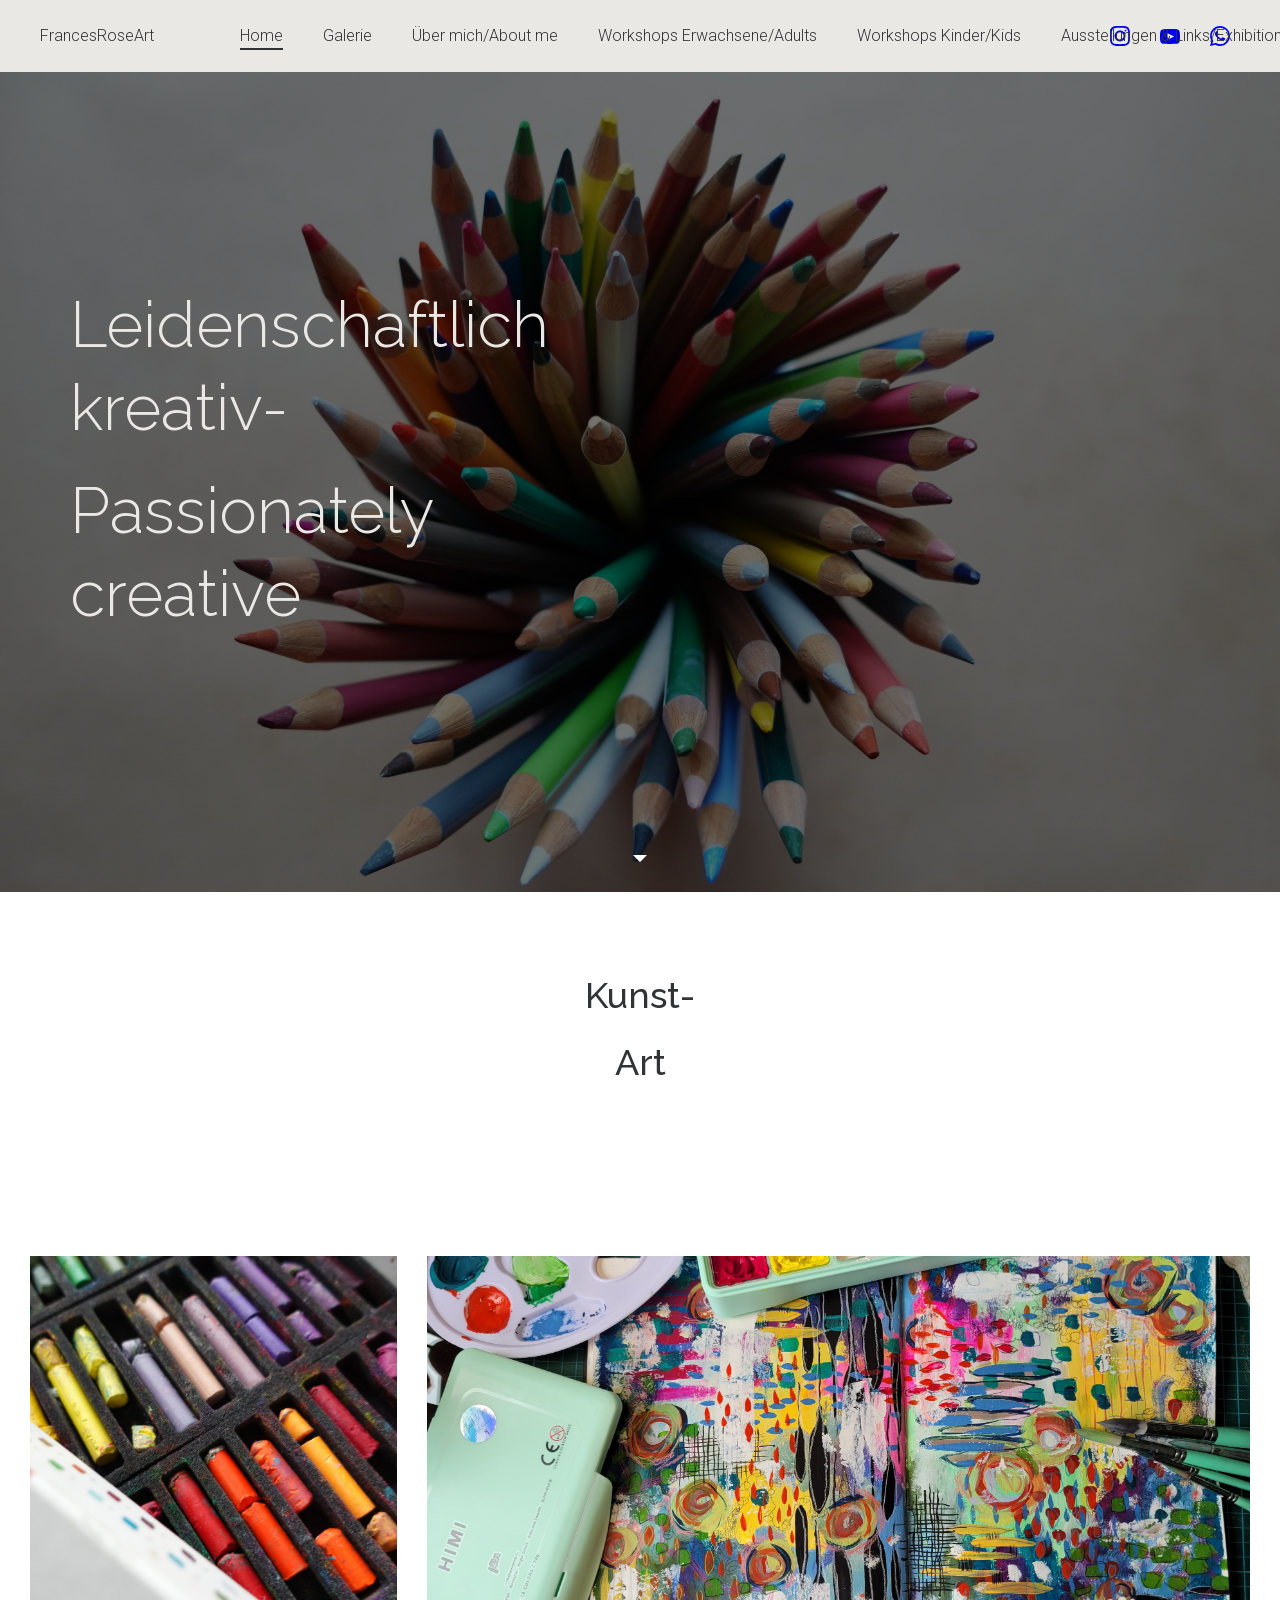
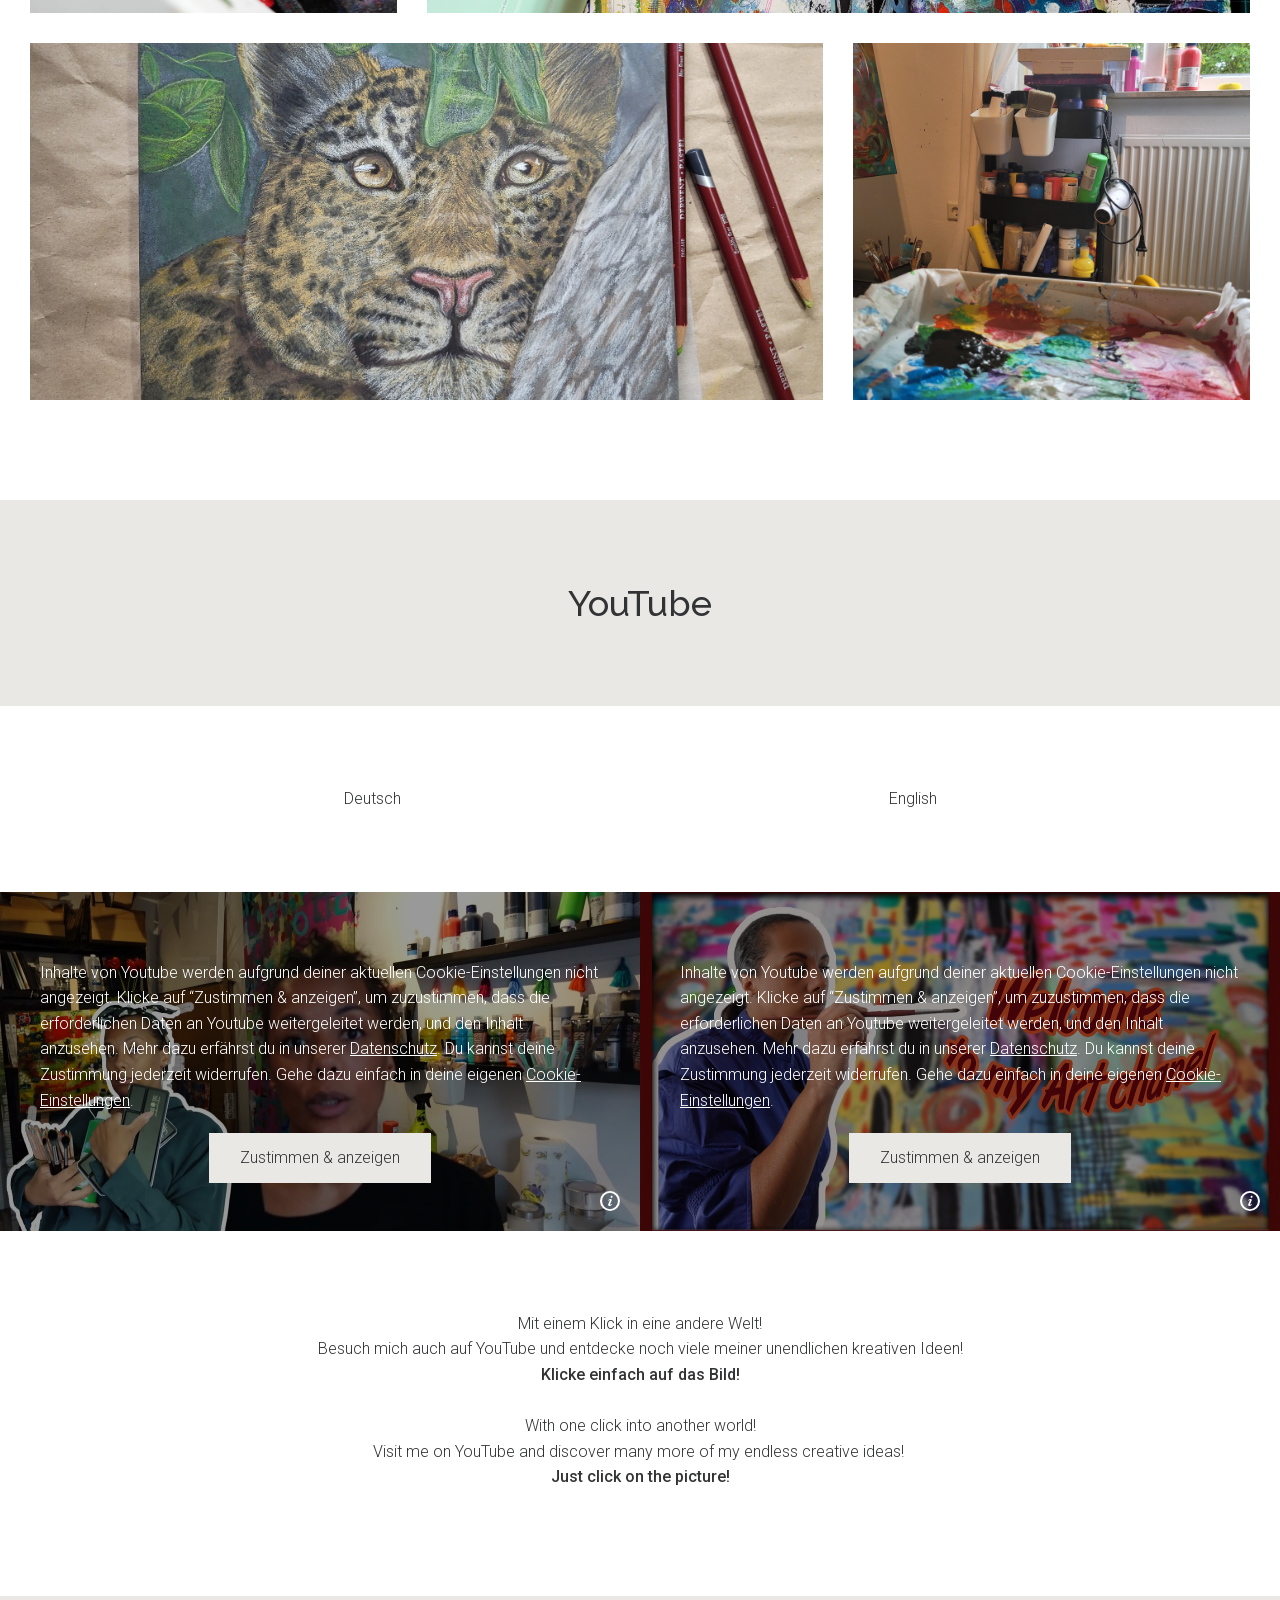
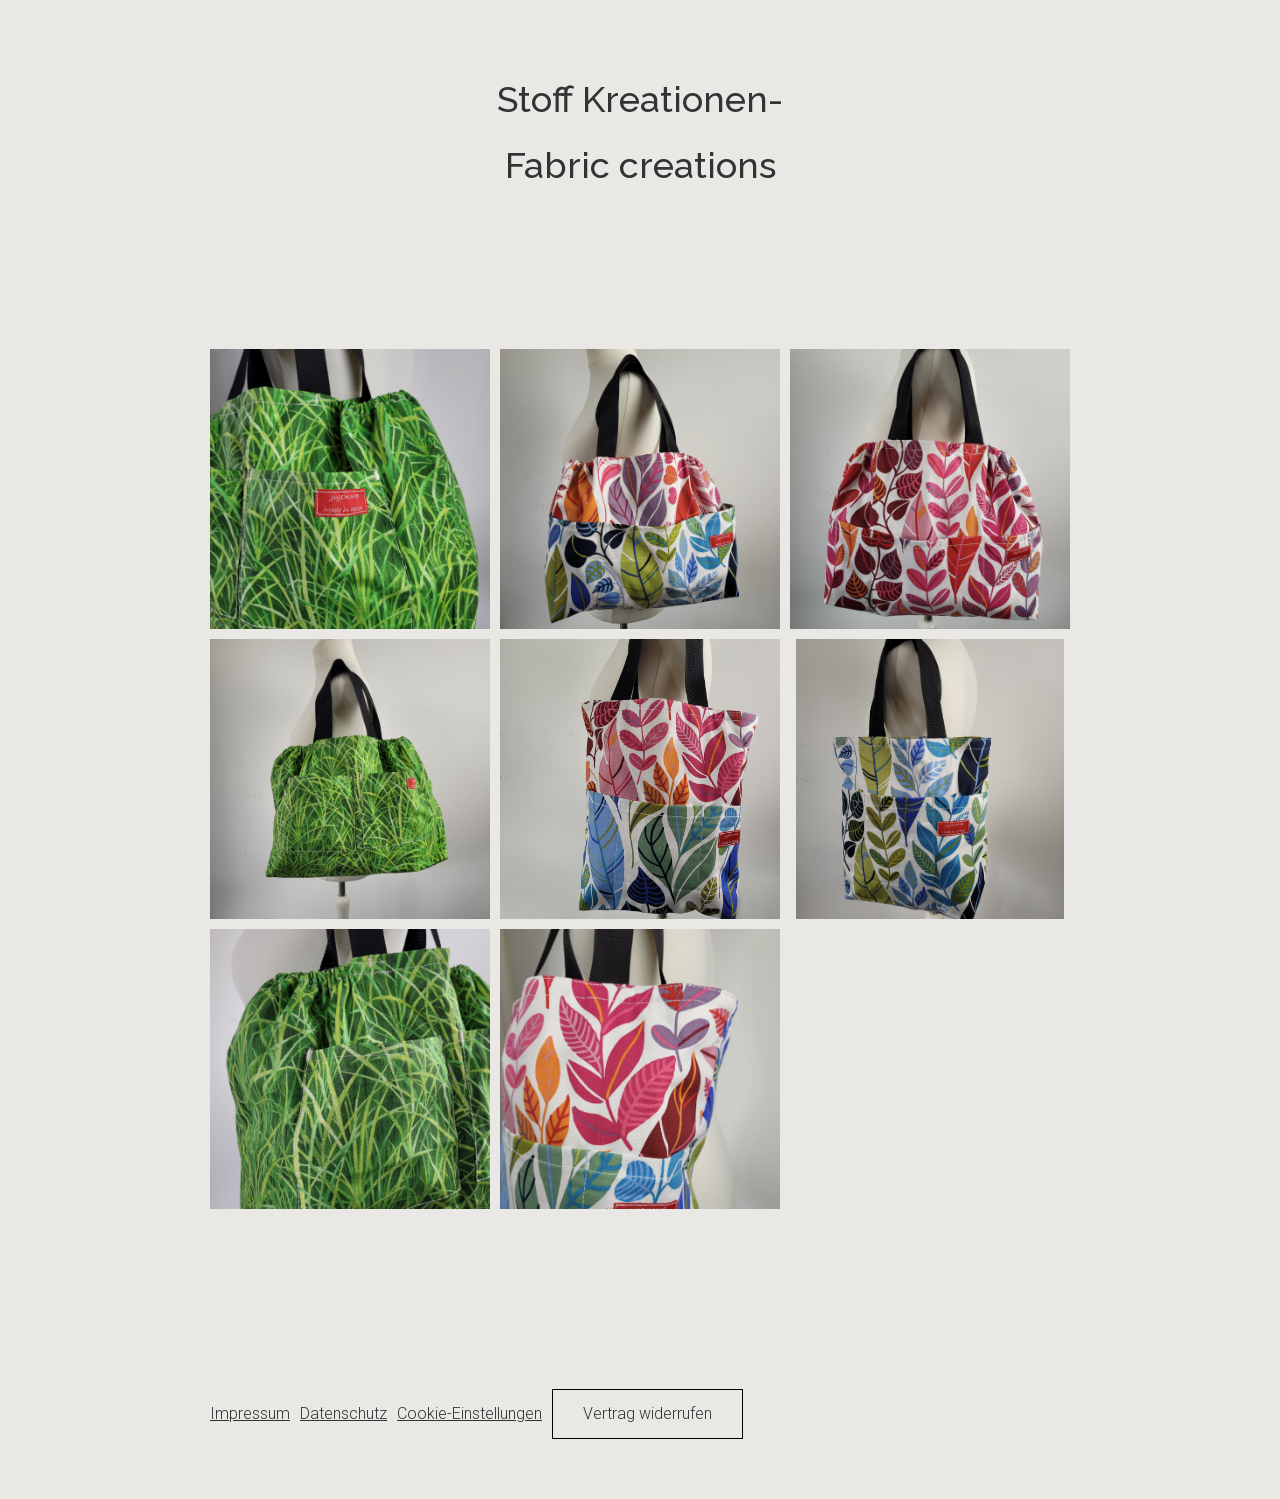
<file: index.html>
<!doctype html>
<html lang="de">
  <head>
    <meta charset="utf-8">
    <meta name="viewport" content="width=device-width, initial-scale=1">
    <meta name="format-detection" content="telephone=no">
    
    
    
    <link rel='shortcut icon' type='image/png' href="./assets/img/favicon.jpg" />
    <title>Home | FrancesRoseArt</title>
    
    <meta name="robots" content="index, follow, archive"><meta name="twitter:card" content="summary_large_image">
<meta property="og:type" content="website">
<meta name="generator" content="Jimdo Dolphin">
<meta property="og:title" content="Home | FrancesRoseArt">
<meta property="og:site_name" content="FrancesRoseArt">
<meta name="google-site-verification" content="zah1QKVyRRU0oQmavJsoxUB_8HCzB8Y1OtcdSbikHWY">
<meta property="og:description" content="Leidenschaftlich kreativ-. Passionately creative.">
<meta name="description" content="Leidenschaftlich kreativ-. Passionately creative.">
<meta property="og:image" content="./assets/img/471637702_92e28412-59a3-4e3a-ae05-9e7b7212f23a.jpg">
<meta property="og:image:width" content="1200">
<meta property="og:image:height" content="630">

    <script type="application/ld+json">{"@context":"https://schema.org","@type":"","name":"FrancesRoseArt","url":"https://frances-rose-art.de/","@id":"https://frances-rose-art.de","description":"Leidenschaftlich kreativ-. Passionately creative."}</script>
    
<link href="./assets/css/c5f91cd2abd86337dc53.css" rel="stylesheet" />
<link href="./assets/css/fonts.css" rel="stylesheet" />
<link href="./assets/css/fonts.css" rel="stylesheet" />
    <style>.css-1st5hyz{background-color:#eae8e4;}.css-1c375l0 .hugeTitleFontSize h1:not(.customScale){font-size:64px !important;}.css-1c375l0 h1:not(.customScale){font-size:48px !important;}.css-1c375l0 h2:not(.customScale), .css-1c375l0 .smallTitleFontSize h1, [data-css-1c375l0] .smallTitleFontSize h1, .css-1c375l0 h1.smallTitleFontSize, [data-css-1c375l0] h1.smallTitleFontSize{font-size:36px !important;}.css-1c375l0 h3:not(.customScale), .css-1c375l0 h4:not(.customScale), [data-css-1c375l0] h4:not(.customScale), .css-1c375l0 h5:not(.customScale), [data-css-1c375l0] h5:not(.customScale), .css-1c375l0 h6:not(.customScale), [data-css-1c375l0] h6:not(.customScale){font-size:24px !important;}.css-1c375l0 li:not(.customScale){font-size:18px !important;}.css-1c375l0 p:not(.customScale){font-size:18px !important;}.css-1c375l0 .customScale p, .css-1c375l0 .customScale h1, [data-css-1c375l0] .customScale h1, .css-1c375l0 .customScale h2, [data-css-1c375l0] .customScale h2, .css-1c375l0 .customScale h3, [data-css-1c375l0] .customScale h3, .css-1c375l0 .customScale h4, [data-css-1c375l0] .customScale h4, .css-1c375l0 .customScale h5, [data-css-1c375l0] .customScale h5, .css-1c375l0 .customScale h6, [data-css-1c375l0] .customScale h6{font-size:inherit !important;}@media only screen and (max-width: 1280px){.css-1c375l0 h1:not(.customScale){font-size:36px !important;}.css-1c375l0 h2:not(.customScale), .css-1c375l0 .smallTitleFontSize h1, [data-css-1c375l0] .smallTitleFontSize h1, .css-1c375l0 h1.smallTitleFontSize, [data-css-1c375l0] h1.smallTitleFontSize{font-size:24px !important;}.css-1c375l0 h3:not(.customScale), .css-1c375l0 h4:not(.customScale), [data-css-1c375l0] h4:not(.customScale), .css-1c375l0 h5:not(.customScale), [data-css-1c375l0] h5:not(.customScale), .css-1c375l0 h6:not(.customScale), [data-css-1c375l0] h6:not(.customScale){font-size:18px !important;}.css-1c375l0 p:not(.customScale){font-size:16px !important;}.css-1c375l0 li:not(.customScale){font-size:16px !important;}.css-1c375l0 .customScale p, .css-1c375l0 .customScale li, [data-css-1c375l0] .customScale li, .css-1c375l0 .customScale h1, [data-css-1c375l0] .customScale h1, .css-1c375l0 .customScale h2, [data-css-1c375l0] .customScale h2, .css-1c375l0 .customScale h3, [data-css-1c375l0] .customScale h3, .css-1c375l0 .customScale h4, [data-css-1c375l0] .customScale h4, .css-1c375l0 .customScale h5, [data-css-1c375l0] .customScale h5, .css-1c375l0 .customScale h6, [data-css-1c375l0] .customScale h6{font-size:inherit !important;}}@media only screen and (max-width: 800px){.css-1c375l0 .hugeTitleFontSize h1:not(.customScale){font-size:40px !important;}}.css-q2nxa6{background-color:#000000;}.css-1sxfiya{min-height:calc(100vh - 80px);}.css-1xo07ii{background-color:rgba(0, 0, 0, 0.55);}.css-c92kjo h1,.css-c92kjo h2,.css-c92kjo h3,.css-c92kjo h4,.css-c92kjo h5,.css-c92kjo h6{color:#eae8e4;}.css-9s1hn{background-color:#FFFFFF;}.css-yzv8jr{background-color:#eae8e4 !important;border-radius:0 !important;}.css-1wta0f{border-color:transparent !important;}.css-11ny15p{background-color:transparent !important;border-radius:0 !important;}.css-1nyslin{border-color:#000000 !important;}</style>
  <link rel="stylesheet" href="./assets/css/site.css"></head>
  <body>
    <div id="root"><div class="WJO2X"><main data-testid="static-page-main"><div class="Ks0Co eBtPw zfsFk" style="--headlineFontFamily:&quot;Raleway&quot;;--headlineNormalFontWeight:300;--headlineBoldFontWeight:500;--copyFontFamily:&quot;Roboto&quot;;--copyNormalFontWeight:300;--copyBoldFontWeight:500"><div><div></div><div class="nzRGu"><header class="foFqY css-1st5hyz"><div class="DyyGf qqrXP CHRTx"><div class="VMnwf" style="flex-basis: 140px;"><div class="aV61Y"><a href="./index.html" class="zofC1"><div class="Yc2rK CvWyc"><div class="Rjf5Z"><p class="fVQWf">FrancesRoseArt</p></div></div></a></div></div><div class="kqI0W"><div class="FZhvH"><nav><ul class="lXoOb DjAD4 NIvq5"><li class="L2ZRx Ptk8T"><a href="./index.html" class="d6OwN w8gOz lwNfy xVIEQ"><span class="lo9Ld">Home</span></a></li><li class="L2ZRx Ptk8T"><a href="./galerie/" class="d6OwN w8gOz xVIEQ"><span class="lo9Ld">Galerie</span></a></li><li class="L2ZRx Ptk8T"><a href="./ueber-mich-about-me/" class="d6OwN w8gOz xVIEQ"><span class="lo9Ld">Über mich/About me</span></a></li><li class="L2ZRx Ptk8T"><a href="./workshops-erwachsene-adults/" class="d6OwN w8gOz xVIEQ"><span class="lo9Ld">Workshops  Erwachsene/Adults</span></a></li><li class="L2ZRx Ptk8T"><a href="./workshops-kinder-kids/" class="d6OwN w8gOz xVIEQ"><span class="lo9Ld">Workshops Kinder/Kids</span></a></li><li class="L2ZRx Ptk8T"><a href="./ausstellungen-und-links-exhibitions-und-links/" class="d6OwN w8gOz xVIEQ"><span class="lo9Ld">Ausstellungen &amp; Links/Exhibitions&amp;Links</span></a></li><li class="L2ZRx Ptk8T"><a href="./kontakt-contact/" class="d6OwN w8gOz xVIEQ"><span class="lo9Ld">Kontakt/Contact</span></a></li><li class="L2ZRx Ptk8T"><a href="./presse-press/" class="d6OwN w8gOz xVIEQ"><span class="lo9Ld">Presse/Press</span></a></li><li class="L2ZRx Ptk8T"><a href="./wo-du-mich-noch-findest-where-to-find-me/" class="d6OwN w8gOz xVIEQ"><span class="lo9Ld">Wo du mich noch findest/ Where to find me</span></a></li></ul></nav></div></div><div class="S7q2B" style="flex-basis: 140px;"><div class="IS6uY"><div class="LDwHJ"><a href="https://www.instagram.com/francesroseart/?next=%2F" target="_blank" class="EqttM css-irzfol">
    <svg width="20px" height="20px" viewBox="0 0 20 20" version="1.1" xmlns="http://www.w3.org/2000/svg" xmlns:xlink="http://www.w3.org/1999/xlink">
        <g id="Symbols" stroke="none" stroke-width="1" fill="none" fill-rule="evenodd">
            <g id="Social/Instagram" transform="translate(-10.000000, -10.000000)">
                <path d="M24.0335249,11.8763976 C26.7380658,11.9994825 28.0013491,13.2827256 28.124434,15.9673067 C28.17267,17.0193498 28.1818182,17.3353786 28.1818182,20 C28.1818182,22.6654531 28.1718383,22.9806502 28.124434,24.0326933 C28.0005175,26.7147794 26.7405607,28.0005175 24.0335249,28.1236024 C22.9806502,28.1718383 22.6662847,28.1818182 20,28.1818182 C17.3353786,28.1818182 17.0193498,28.1718383 15.9673067,28.1236024 C13.2561127,27.9996858 11.9994825,26.7106212 11.8763976,24.0318616 C11.8281617,22.9798185 11.8181818,22.6646214 11.8181818,19.9991683 C11.8181818,17.3345469 11.8289933,17.0193498 11.8763976,15.9664751 C12.0003142,13.2827256 13.2602709,11.9986509 15.9673067,11.875566 C17.0201815,11.8281617 17.3353786,11.8181818 20,11.8181818 C22.6646214,11.8181818 22.9806502,11.8281617 24.0335249,11.8763976 Z M20,10 C17.2841667,10 16.9441667,10.0116667 15.8775,10.06 C12.2458333,10.2266667 10.2275,12.2416667 10.0608333,15.8766667 C10.0116667,16.9441667 10,17.2841667 10,20 C10,22.7158333 10.0116667,23.0566667 10.06,24.1233333 C10.2266667,27.755 12.2416667,29.7733333 15.8766667,29.94 C16.9441667,29.9883333 17.2841667,30 20,30 C22.7158333,30 23.0566667,29.9883333 24.1233333,29.94 C27.7516667,29.7733333 29.775,27.7583333 29.9391667,24.1233333 C29.9883333,23.0566667 30,22.7158333 30,20 C30,17.2841667 29.9883333,16.9441667 29.94,15.8775 C29.7766667,12.2491667 27.7591667,10.2275 24.1241667,10.0608333 C23.0566667,10.0116667 22.7158333,10 20,10 Z M20,14.5454545 C16.9876958,14.5454545 14.5454545,16.9874977 14.5454545,19.9995574 C14.5454545,23.0116172 16.9876958,25.4545455 20,25.4545455 C23.0123042,25.4545455 25.4545455,23.0125023 25.4545455,19.9995574 C25.4545455,16.9874977 23.0123042,14.5454545 20,14.5454545 Z M20,23.6363636 C17.9918182,23.6363636 16.3636364,22.0090909 16.3636364,20 C16.3636364,17.9918182 17.9918182,16.3636364 20,16.3636364 C22.0081818,16.3636364 23.6363636,17.9918182 23.6363636,20 C23.6363636,22.0090909 22.0081818,23.6363636 20,23.6363636 Z M25.4551768,13.6363636 C24.9526515,13.6363636 24.5454545,14.0435606 24.5454545,14.5454545 C24.5454545,15.0473485 24.9526515,15.4545455 25.4551768,15.4545455 C25.9570707,15.4545455 26.3636364,15.0473485 26.3636364,14.5454545 C26.3636364,14.0435606 25.9570707,13.6363636 25.4551768,13.6363636 Z" fill="currentColor"></path>
            </g>
        </g>
    </svg></a><a href="https://www.youtube.com/@francesroseart3865" target="_blank" class="EqttM css-irzfol">
    <svg width="20px" height="15px" viewBox="0 0 20 15" version="1.1" xmlns="http://www.w3.org/2000/svg" xmlns:xlink="http://www.w3.org/1999/xlink">
        <g id="Symbols" stroke="none" stroke-width="1" fill="none" fill-rule="evenodd">
            <g id="Social/Youtube" transform="translate(-10.000000, -13.000000)">
                <path d="M26.3457424,13.1534368 C23.3424258,12.9484379 16.6532963,12.9492713 13.6541463,13.1534368 C10.4066644,13.3751022 10.0241665,15.336758 10,20.5000626 C10.0241665,25.6542006 10.4033311,27.6241896 13.6541463,27.8466884 C16.6541296,28.0508539 23.3424258,28.0516872 26.3457424,27.8466884 C29.5932243,27.625023 29.9757222,25.6633672 29.9998887,20.5000626 C29.9757222,15.3459246 29.5965576,13.3759356 26.3457424,13.1534368 Z M17.4999583,23.8333774 L17.4999583,17.1667478 L24.1665878,20.4942293 L17.4999583,23.8333774 Z" fill="currentColor" fill-rule="nonzero"></path>
            </g>
        </g>
    </svg></a><a href="https://wa.me/4915237843049" target="_blank" class="EqttM css-irzfol">
    <svg width="20" height="21" viewBox="0 0 20 21" fill="none" xmlns="http://www.w3.org/2000/svg">
        <g clip-path="url(#clip0)">
            <path fill-rule="evenodd" clip-rule="evenodd" d="M17.0859 2.92031C15.206 1.03806 12.7059 0.000954973 10.042 0C4.55283 0 0.0854701 4.46689 0.0835601 9.9575C0.0826052 11.7127 0.54147 13.426 1.41288 14.9358L0 20.0965L5.27909 18.7117C6.73351 19.5053 8.37129 19.9231 10.0377 19.9236H10.042C10.0425 19.9236 10.0415 19.9236 10.042 19.9236C15.5302 19.9236 19.9981 15.4562 20 9.96562C20.001 7.30459 18.9662 4.80256 17.0859 2.92031ZM10.042 18.2419H10.0387C8.55369 18.2414 7.09688 17.8422 5.82581 17.0883L5.52356 16.9088L2.39077 17.7305L3.22685 14.676L3.03013 14.3628C2.20169 13.0449 1.76384 11.5217 1.76479 9.95798C1.7667 5.39464 5.47964 1.68171 10.0454 1.68171C12.2561 1.68266 14.3341 2.54453 15.897 4.10925C17.4598 5.67349 18.3197 7.75343 18.3188 9.96467C18.3169 14.5285 14.6039 18.2419 10.042 18.2419ZM14.582 12.0427C14.3332 11.9181 13.1099 11.3164 12.8816 11.2333C12.6534 11.1503 12.4877 11.1087 12.322 11.358C12.1563 11.6072 11.6793 12.1678 11.5342 12.3335C11.389 12.4996 11.2439 12.5202 10.9951 12.3956C10.7463 12.2709 9.94461 12.0083 8.99394 11.1608C8.25431 10.5009 7.75486 9.68629 7.6097 9.43704C7.46455 9.1878 7.59442 9.05314 7.71857 8.92948C7.8303 8.81774 7.96734 8.63869 8.09196 8.49353C8.21659 8.34837 8.25765 8.24428 8.34073 8.07859C8.42382 7.91243 8.38228 7.76727 8.3202 7.64265C8.25813 7.51803 7.76059 6.29327 7.55288 5.79525C7.3509 5.31013 7.14559 5.37602 6.99327 5.3679C6.84811 5.36074 6.68242 5.35931 6.51626 5.35931C6.35057 5.35931 6.08079 5.42138 5.85255 5.67063C5.62431 5.91988 4.98162 6.52199 4.98162 7.74626C4.98162 8.97102 5.87308 10.1542 5.99771 10.3204C6.12233 10.4866 7.75247 12.9996 10.2483 14.0777C10.8418 14.3341 11.3054 14.4874 11.6669 14.602C12.2628 14.7916 12.8052 14.7648 13.234 14.7009C13.712 14.6292 14.7061 14.0987 14.9133 13.5176C15.1206 12.9365 15.1206 12.438 15.0585 12.3344C14.9964 12.2299 14.8307 12.1673 14.582 12.0427Z" fill="currentColor"></path>
        </g>
        <defs>
            <clipPath id="clip0">
            <rect width="20" height="20.0965" fill="white"></rect>
        </clipPath>
        </defs>
    </svg></a></div></div></div><button class="frbg-burger" aria-label="Menü öffnen"><span></span><span></span><span></span></button><div class="G4Yk_ QetrU" style="background-color: rgb(234, 232, 228);"><div class="bEi0A"><ul class="h29F6"><li class="HoOCC j6iCP iRwdb"><div class="ZuOGq"><a href="./index.html" class="d6OwN w8gOz lwNfy xVIEQ SR1jc"><span class="lo9Ld">Home</span></a></div></li><li class="HoOCC j6iCP iRwdb"><div class="ZuOGq"><a href="./galerie/" class="d6OwN w8gOz xVIEQ SR1jc"><span class="lo9Ld">Galerie</span></a></div></li><li class="HoOCC j6iCP iRwdb"><div class="ZuOGq"><a href="./ueber-mich-about-me/" class="d6OwN w8gOz xVIEQ SR1jc"><span class="lo9Ld">Über mich/About me</span></a></div></li><li class="HoOCC j6iCP iRwdb"><div class="ZuOGq"><a href="./workshops-erwachsene-adults/" class="d6OwN w8gOz xVIEQ SR1jc"><span class="lo9Ld">Workshops  Erwachsene/Adults</span></a></div></li><li class="HoOCC j6iCP iRwdb"><div class="ZuOGq"><a href="./workshops-kinder-kids/" class="d6OwN w8gOz xVIEQ SR1jc"><span class="lo9Ld">Workshops Kinder/Kids</span></a></div></li><li class="HoOCC j6iCP iRwdb"><div class="ZuOGq"><a href="./ausstellungen-und-links-exhibitions-und-links/" class="d6OwN w8gOz xVIEQ SR1jc"><span class="lo9Ld">Ausstellungen &amp; Links/Exhibitions&amp;Links</span></a></div></li><li class="HoOCC j6iCP iRwdb"><div class="ZuOGq"><a href="./kontakt-contact/" class="d6OwN w8gOz xVIEQ SR1jc"><span class="lo9Ld">Kontakt/Contact</span></a></div></li><li class="HoOCC j6iCP iRwdb"><div class="ZuOGq"><a href="./presse-press/" class="d6OwN w8gOz xVIEQ SR1jc"><span class="lo9Ld">Presse/Press</span></a></div></li><li class="HoOCC j6iCP iRwdb"><div class="ZuOGq"><a href="./wo-du-mich-noch-findest-where-to-find-me/" class="d6OwN w8gOz xVIEQ SR1jc"><span class="lo9Ld">Wo du mich noch findest/ Where to find me</span></a></div></li></ul></div><div class="sTnOy"></div></div></div></header></div></div></div><div class="Ks0Co css-1c375l0 eBtPw zfsFk" style="--headlineFontFamily:&quot;Raleway&quot;;--headlineNormalFontWeight:300;--headlineBoldFontWeight:500;--copyFontFamily:&quot;Roboto&quot;;--copyNormalFontWeight:300;--copyBoldFontWeight:500"><section class="oXRwe hugeTitleFontSize css-q2nxa6 SqEJx css-1sxfiya block" data-block-type="cover" id="420edb80-4520-4085-83b8-2dfcf1d3323a"><div class="FHs03 NdMQS gDjC1"><div class="OAT9p"><img class="WCO6N" draggable="false" src="./assets/img/471637702_92e28412-59a3-4e3a-ae05-9e7b7212f23a.jpg" alt="" loading="lazy"/></div><div class="qTwpq css-1xo07ii"></div><div class="mHjiW"><div class="plfvA jl6V3 MaEUF"><div class="DHePS"><div class="dh9us" data-testid="static-text-element"><div class="css-c92kjo vf5ZA"><div class=""><h1>Leidenschaftlich kreativ-</h1><h1>Passionately creative</h1><p><br></p></div></div></div></div></div></div></div><div class="RZd2_"><a href="#" class="FEUhY"><span class="XAYsT yTmfu w_i8x"><svg width="14px" height="7px" viewBox="0 0 14 7" version="1.1" xmlns="http://www.w3.org/2000/svg" xmlns:xlink="http://www.w3.org/1999/xlink">
                    <g stroke="none" stroke-width="1" fill="none" fill-rule="evenodd">
                        <g transform="translate(-713.000000, -974.000000)" class="Yl_mV rBkue">
                            <g id="Rectangle-2">
                                <polygon points="720 981.071068 712.928932 974 727.071068 974"></polygon>
                            </g>
                        </g>
                    </g>
                </svg></span></a></div></section><section class="oXRwe css-9s1hn" id="008b2bc9-2ae2-4ac5-b027-f7aed6da57b9"><div class="plfvA"><div class="ilvkj"><div class="dh9us" data-testid="static-text-element"><div class="Rjf5Z"><div class=""><h1 class="text-align-center"><strong>Kunst-</strong></h1><h1 class="text-align-center"><strong>Art</strong></h1></div></div></div></div></div></section><section class="oXRwe css-9s1hn" data-block-type="gallery-2" id="37451e63-5fee-434e-86ce-b989c673edcc"><div class="plfvA MaEUF"><div style="transition:transform 200ms, opacity 200ms;width:100%;transform:translateY(0px);opacity:1"><div class="lXJ3J DM734"><div class="q_u2y VIbFr"><div class="rIHJ1"><div class="FHs03 gDjC1"><div class="OAT9p"><img class="WCO6N" draggable="false" src="./assets/img/471645840_6b50c2ab-7d3b-4b60-94ca-20d63ff7f3e3.jpg" sizes="(min-width:1330px) 1330px,100vw" alt="" loading="lazy"/></div></div></div></div><div class="q_u2y VIbFr"><div class="rIHJ1"><div class="FHs03 gDjC1"><div class="OAT9p"><img class="WCO6N" draggable="false" src="./assets/img/471633996_c9378b75-126d-43a9-a26e-e696da4aa24f.jpg" sizes="(min-width:1330px) 1330px,100vw" alt="" loading="lazy"/></div></div></div></div><div class="q_u2y VIbFr"><div class="rIHJ1"><div class="FHs03 gDjC1"><div class="OAT9p"><img class="WCO6N" draggable="false" src="./assets/img/471645907_7eb7ad52-b089-40e6-b4bd-fade794b8362.jpg" sizes="(min-width:1330px) 1330px,100vw" alt="" loading="lazy"/></div></div></div></div><div class="q_u2y VIbFr"><div class="rIHJ1"><div class="FHs03 gDjC1"><div class="OAT9p"><img class="WCO6N" draggable="false" src="./assets/img/471633781_2c213861-4731-4eae-83dc-825303d018ed.jpg" sizes="(min-width:1330px) 1330px,100vw" alt="" loading="lazy"/></div></div></div></div></div></div></div></section><section class="oXRwe css-1st5hyz" id="89ac6871-53e4-49f8-bca2-64a00a534f3a"><div class="plfvA"><div class="ilvkj"><div class="dh9us" data-testid="static-text-element"><div class="Rjf5Z"><div class=""><h1 class="text-align-center"><strong>YouTube</strong></h1></div></div></div></div></div></section><section class="oXRwe css-9s1hn" id="b7bdc9d4-76e5-4c98-9b73-d31d310c05eb"><div class="plfvA"><div class="ilvkj"><div class="dh9us" data-testid="static-text-element"><div class="Rjf5Z"><div class=""><p class="text-align-center">Deutsch&nbsp; &nbsp; &nbsp; &nbsp; &nbsp; &nbsp; &nbsp; &nbsp; &nbsp; &nbsp; &nbsp; &nbsp; &nbsp; &nbsp; &nbsp; &nbsp; &nbsp; &nbsp; &nbsp; &nbsp; &nbsp; &nbsp; &nbsp; &nbsp; &nbsp; &nbsp; &nbsp; &nbsp; &nbsp; &nbsp; &nbsp; &nbsp; &nbsp; &nbsp; &nbsp; &nbsp; &nbsp; &nbsp; &nbsp; &nbsp; &nbsp; &nbsp; &nbsp; &nbsp; &nbsp; &nbsp; &nbsp; &nbsp; &nbsp; &nbsp; &nbsp; &nbsp; &nbsp; &nbsp; &nbsp; &nbsp; &nbsp; &nbsp; &nbsp; &nbsp; &nbsp; English</p></div></div></div></div></div></section><section class="oXRwe css-1st5hyz" id="fea018cd-181e-4bd4-b817-3e662ba8422e"><div class="plfvA cNuRn MaEUF"><div style="transition:transform 200ms, opacity 200ms;width:100%;transform:translateY(0px);opacity:1"><div class="gMjAB NCxRn"><div class="dIqOt nkP52"><div class="kzX9Q"><div class="bgQj3"><div class="DvA_O bQzio XHD4A"><div class="aY8w1"><div class="T6A7Z"><div class="Q9YTu" style="background-image:url(&#x27;./assets/img/yt_R7veHdPenH4.jpg&#x27;)"></div></div></div></div><div class="E9CS3"><div class="BKcym" data-testid="info-icon-tooltip"></div><div class="dh9us" data-testid="static-text-element"><div class="css-c92kjo vf5ZA"><div class=""><p>Inhalte von Youtube werden aufgrund deiner aktuellen Cookie-Einstellungen nicht angezeigt. Klicke auf “Zustimmen &#x26; anzeigen”, um zuzustimmen, dass die erforderlichen Daten an Youtube weitergeleitet werden, und den Inhalt anzusehen. Mehr dazu erfährst du in unserer <a href="./datenschutz/" target="_blank">Datenschutz</a>. Du kannst deine Zustimmung jederzeit widerrufen. Gehe dazu einfach in deine eigenen <a href="./cookie-einstellungen/">Cookie-Einstellungen</a>.</p>
</div></div></div><a class="iyLSG GwzOo c88XE Rjf5Z css-yzv8jr" draggable="false"><span class="pSsxA css-1wta0f">Zustimmen &amp; anzeigen</span></a></div></div></div></div><div class="dIqOt nkP52"><div class="kzX9Q"><div class="bgQj3"><div class="DvA_O bQzio XHD4A"><div class="aY8w1"><div class="T6A7Z"><div class="Q9YTu" style="background-image:url(&#x27;./assets/img/yt_sm9_yY0NHi4.jpg&#x27;)"></div></div></div></div><div class="E9CS3"><div class="BKcym" data-testid="info-icon-tooltip"></div><div class="dh9us" data-testid="static-text-element"><div class="css-c92kjo vf5ZA"><div class=""><p>Inhalte von Youtube werden aufgrund deiner aktuellen Cookie-Einstellungen nicht angezeigt. Klicke auf “Zustimmen &#x26; anzeigen”, um zuzustimmen, dass die erforderlichen Daten an Youtube weitergeleitet werden, und den Inhalt anzusehen. Mehr dazu erfährst du in unserer <a href="./datenschutz/" target="_blank">Datenschutz</a>. Du kannst deine Zustimmung jederzeit widerrufen. Gehe dazu einfach in deine eigenen <a href="./cookie-einstellungen/">Cookie-Einstellungen</a>.</p>
</div></div></div><a class="iyLSG GwzOo c88XE Rjf5Z css-yzv8jr" draggable="false"><span class="pSsxA css-1wta0f">Zustimmen &amp; anzeigen</span></a></div></div></div></div></div></div></div></section><section class="oXRwe css-9s1hn" id="3cba4128-d815-4e9d-953e-cae807341629"><div class="plfvA"><div class="tzGTZ"><div class="dh9us" data-testid="static-text-element"><div class="Rjf5Z"><div class=""><p class="text-align-center">Mit einem Klick in eine andere Welt!<br>Besuch mich auch auf YouTube und entdecke noch viele meiner unendlichen kreativen Ideen! <br><strong>Klicke einfach auf das Bild!<br><br></strong>With one click into another world!<br>Visit me on YouTube and discover many more of my endless creative ideas!<strong>&nbsp;<br>Just click on the picture!<br></strong><br></p></div></div></div></div></div></section><section class="oXRwe css-1st5hyz" id="7436c461-142b-4778-9a78-b1c79f137c93"><div class="plfvA"><div class="ilvkj"><div class="dh9us" data-testid="static-text-element"><div class="Rjf5Z"><div class=""><h1 class="text-align-center"><strong>Stoff Kreationen-</strong></h1><h1 class="text-align-center"><strong>Fabric creations</strong></h1></div></div></div></div></div></section><section class="oXRwe css-1st5hyz" id="97ff650d-d6a3-4e71-b92b-56e69ab1e83f"><div class="plfvA"><div style="transition:transform 200ms, opacity 200ms;width:100%;transform:translateY(0px);opacity:1"><div class="pXIEy"><div class="pPd6I wVx34"><div class="Yj_7B"><div class="FHs03" style="padding-bottom:100%"><div class="OAT9p"><img class="WCO6N" style="width:100%" draggable="false" src="./assets/img/471623839_3248ed8b-9436-49ff-a9e3-8e43a8d3b719.jpg" sizes="(min-width:665px) 665px,100vw" alt="" loading="lazy"/></div></div></div></div><div class="pPd6I wVx34"><div class="Yj_7B"><div class="FHs03" style="padding-bottom:100%"><div class="OAT9p"><img class="WCO6N" style="width:100%" draggable="false" src="./assets/img/471623829_6fa55601-df77-44de-88eb-fe54a0a4a0f6.jpg" sizes="(min-width:665px) 665px,100vw" alt="" loading="lazy"/></div></div></div></div><div class="pPd6I wVx34"><div class="Yj_7B"><div class="FHs03" style="padding-bottom:100%"><div class="OAT9p"><img class="WCO6N" style="width:100%" draggable="false" src="./assets/img/471623828_ed31c4ae-bda9-49a5-98ca-81fefc57470e.jpg" sizes="(min-width:665px) 665px,100vw" alt="" loading="lazy"/></div></div></div></div><div class="pPd6I wVx34"><div class="Yj_7B"><div class="FHs03" style="padding-bottom:100%"><div class="OAT9p"><img class="WCO6N" style="width:100%" draggable="false" src="./assets/img/471623826_d7dce0da-3ed1-453e-af8b-b20159f458ad.jpg" sizes="(min-width:665px) 665px,100vw" alt="" loading="lazy"/></div></div></div></div><div class="pPd6I wVx34"><div class="Yj_7B"><div class="FHs03" style="padding-bottom:100%"><div class="OAT9p"><img class="WCO6N" style="width:100%" draggable="false" src="./assets/img/471623824_30f3d34e-516f-4d20-89b6-9e5daa4ab91c.jpg" sizes="(min-width:665px) 665px,100vw" alt="" loading="lazy"/></div></div></div></div><div class="pPd6I wVx34"><div class="Yj_7B"><div class="FHs03" style="padding-bottom:100%"><div class="OAT9p"><img class="WCO6N" style="width:96%" draggable="false" src="./assets/img/471623823_32e0aab0-6ab8-4531-9806-ae99e952cecd.jpg" sizes="(min-width:665px) 665px,100vw" alt="" loading="lazy"/></div></div></div></div><div class="pPd6I wVx34"><div class="Yj_7B"><div class="FHs03" style="padding-bottom:100%"><div class="OAT9p"><img class="WCO6N" style="width:100%" draggable="false" src="./assets/img/471623838_dfc46976-ff03-4bfb-a472-be8e7a0da9e2.jpg" sizes="(min-width:665px) 665px,100vw" alt="" loading="lazy"/></div></div></div></div><div class="pPd6I wVx34"><div class="Yj_7B"><div class="FHs03" style="padding-bottom:100%"><div class="OAT9p"><img class="WCO6N" style="width:100%" draggable="false" src="./assets/img/471623831_91578dc0-450b-479d-88a8-238dd5e9dc72.jpg" sizes="(min-width:665px) 665px,100vw" alt="" loading="lazy"/></div></div></div></div></div></div></div></section></div><div class="Ks0Co eBtPw zfsFk" style="--headlineFontFamily:&quot;Raleway&quot;;--headlineNormalFontWeight:300;--headlineBoldFontWeight:500;--copyFontFamily:&quot;Roboto&quot;;--copyNormalFontWeight:300;--copyBoldFontWeight:500"><div class="oXRwe css-1st5hyz WBV6S TucNI SEedf css-1st5hyz" id="00fec12a-8880-447c-9acb-f4d815055d9a"><div class="plfvA"><footer class="WbFOy"><div class="rMRyj"></div><div class="zdVni"><div class="Ypjwe"><a href="./impressum/" class="L8XKw a4RTG FocLF q6Lv8">Impressum</a><a href="./datenschutz/" class="L8XKw a4RTG FocLF q6Lv8">Datenschutz</a><a href="./cookie-einstellungen/" class="L8XKw a4RTG FocLF q6Lv8">Cookie-Einstellungen</a><div data-testid="footer-withdrawal-button"><a class="iyLSG TmYHM c88XE Rjf5Z css-11ny15p" href="./widerruf/" draggable="false"><span class="pSsxA css-1nyslin">Vertrag widerrufen</span></a></div></div></div></footer></div></div></div></main></div></div>
    
    
    
    
  <script src="./assets/js/site.js" defer></script></body>
</html>
</file>
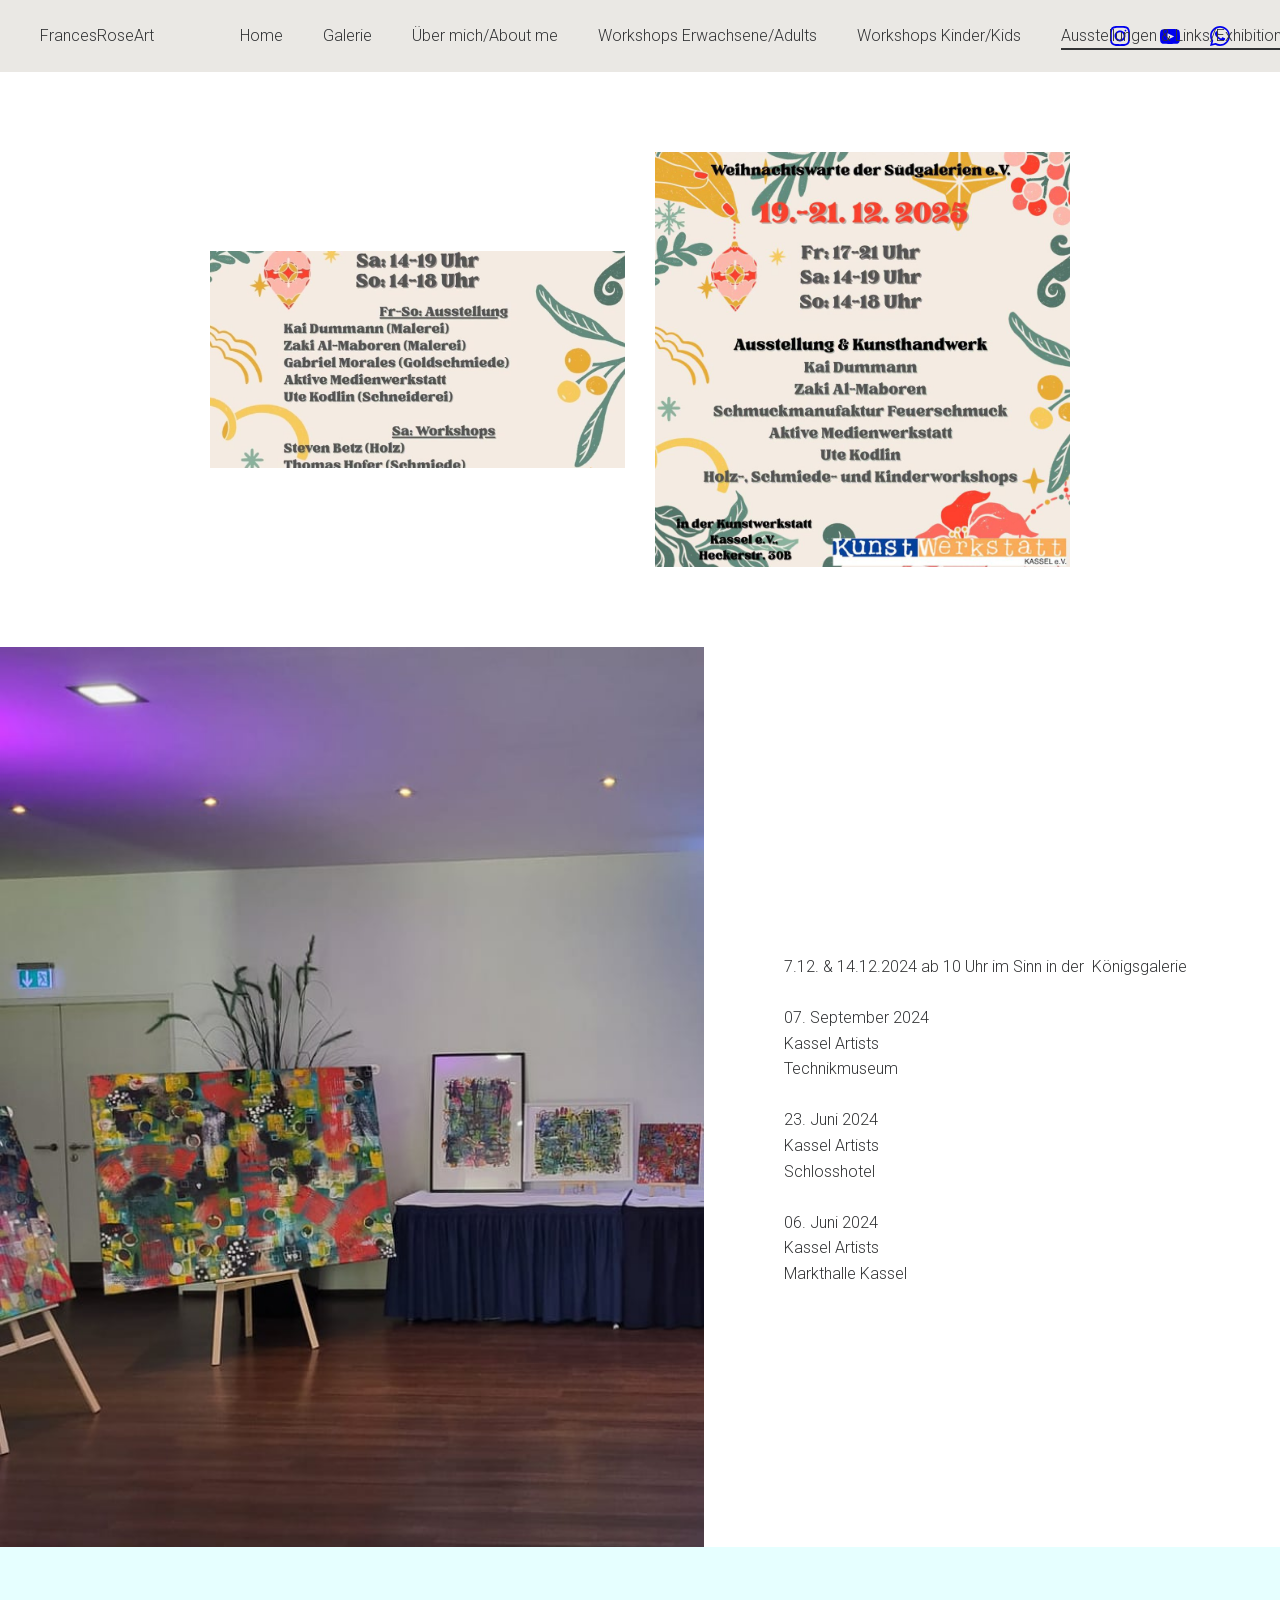
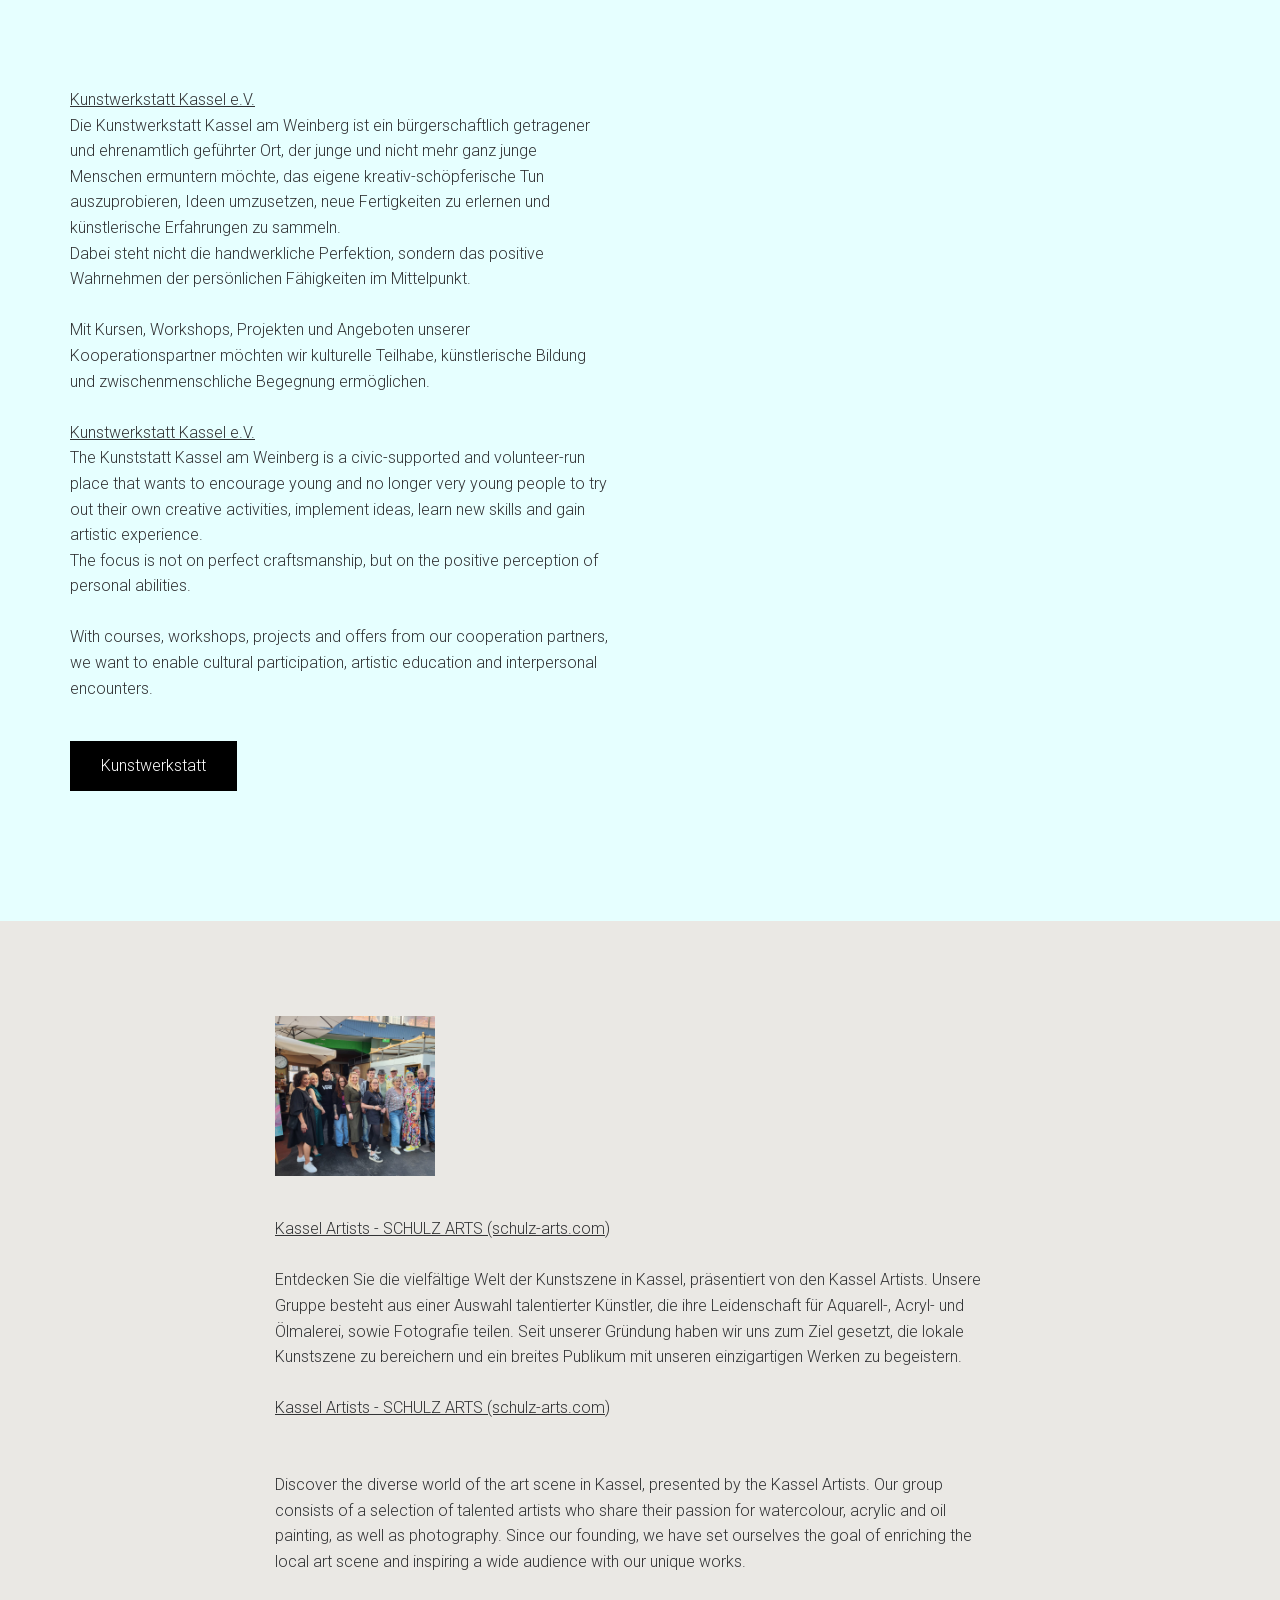
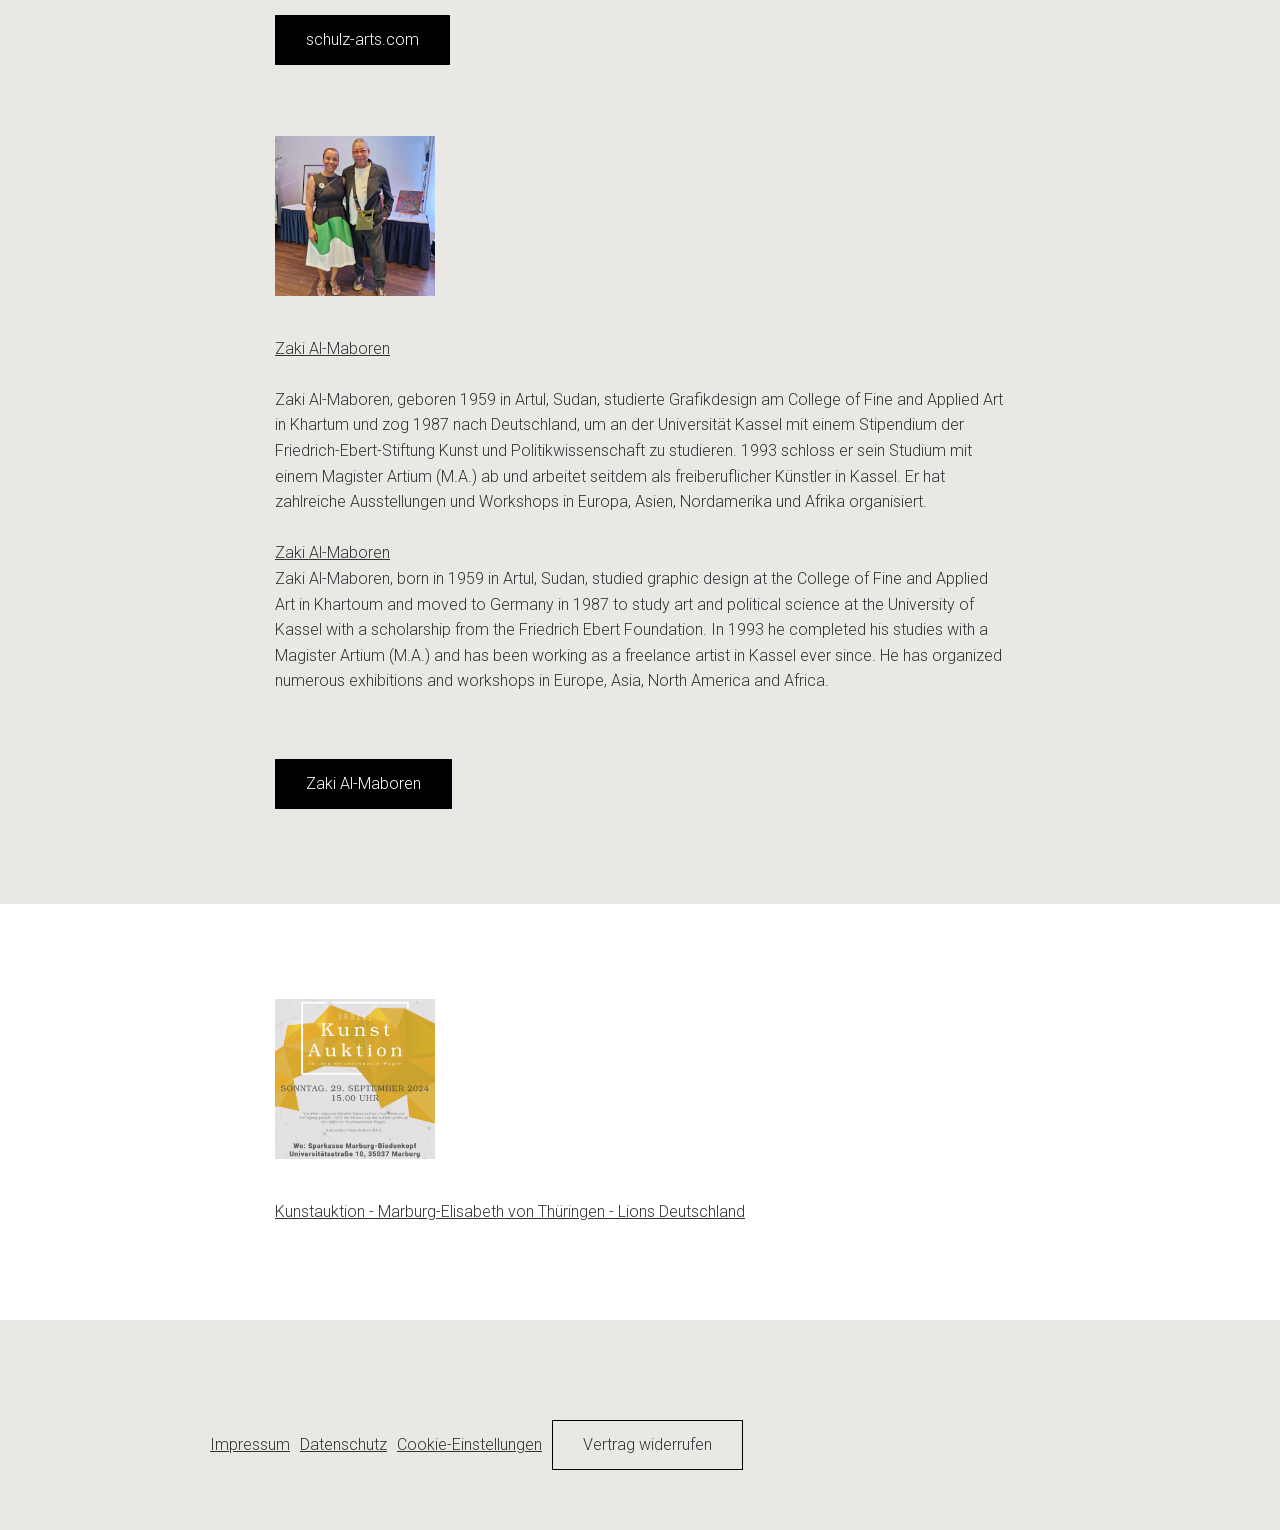
<file: ausstellungen-und-links-exhibitions-und-links/index.html>
<!doctype html>
<html lang="de">
  <head>
    <meta charset="utf-8">
    <meta name="viewport" content="width=device-width, initial-scale=1">
    <meta name="format-detection" content="telephone=no">
    
    
    
    <link rel='shortcut icon' type='image/png' href="../assets/img/favicon.jpg" />
    <title>Ausstellungen &amp; Links/Exhibitions&amp;Links | FrancesRoseArt</title>
    
    <meta name="robots" content="index, follow, archive"><meta name="twitter:card" content="summary_large_image">
<meta property="og:type" content="website">
<meta name="generator" content="Jimdo Dolphin">
<meta property="og:title" content="Ausstellungen &amp; Links/Exhibitions&amp;Links | FrancesRoseArt">
<meta property="og:site_name" content="FrancesRoseArt">
<meta name="google-site-verification" content="zah1QKVyRRU0oQmavJsoxUB_8HCzB8Y1OtcdSbikHWY">
<meta property="og:description" content="7.12. &amp; 14.12.2024 ab 10 Uhr im Sinn in der Königsgalerie 07. September 2024 Kassel Artists Technikmuseum 23. Juni 2024 Kassel Artists Schlosshotel 06. Juni 2024 Kassel Artists Markthalle Kassel">
<meta name="description" content="7.12. &amp; 14.12.2024 ab 10 Uhr im Sinn in der Königsgalerie 07. September 2024 Kassel Artists Technikmuseum 23. Juni 2024 Kassel Artists Schlosshotel 06. Juni 2024 Kassel Artists Markthalle Kassel">
<meta property="og:image" content="../assets/img/535406715_9ca02f18-6593-4ef1-bdf1-f7e6b3fa4a96.jpg">
<meta property="og:image:width" content="1200">
<meta property="og:image:height" content="630">

    <script type="application/ld+json">{"@context":"https://schema.org","@type":"","name":"FrancesRoseArt","url":"https://frances-rose-art.de/ausstellungen-und-links-exhibitions-und-links/","@id":"https://frances-rose-art.de","description":"7.12. & 14.12.2024 ab 10 Uhr im Sinn in der Königsgalerie 07. September 2024 Kassel Artists Technikmuseum 23. Juni 2024 Kassel Artists Schlosshotel 06. Juni 2024 Kassel Artists Markthalle Kassel"}</script>
    
<link href="../assets/css/f4faa6a54e4f0d6421c0.css" rel="stylesheet" />
<link href="../assets/css/fonts.css" rel="stylesheet" />
<link href="../assets/css/fonts.css" rel="stylesheet" />
    <style>.css-1st5hyz{background-color:#eae8e4;}.css-1c375l0 .hugeTitleFontSize h1:not(.customScale){font-size:64px !important;}.css-1c375l0 h1:not(.customScale){font-size:48px !important;}.css-1c375l0 h2:not(.customScale), .css-1c375l0 .smallTitleFontSize h1, [data-css-1c375l0] .smallTitleFontSize h1, .css-1c375l0 h1.smallTitleFontSize, [data-css-1c375l0] h1.smallTitleFontSize{font-size:36px !important;}.css-1c375l0 h3:not(.customScale), .css-1c375l0 h4:not(.customScale), [data-css-1c375l0] h4:not(.customScale), .css-1c375l0 h5:not(.customScale), [data-css-1c375l0] h5:not(.customScale), .css-1c375l0 h6:not(.customScale), [data-css-1c375l0] h6:not(.customScale){font-size:24px !important;}.css-1c375l0 li:not(.customScale){font-size:18px !important;}.css-1c375l0 p:not(.customScale){font-size:18px !important;}.css-1c375l0 .customScale p, .css-1c375l0 .customScale h1, [data-css-1c375l0] .customScale h1, .css-1c375l0 .customScale h2, [data-css-1c375l0] .customScale h2, .css-1c375l0 .customScale h3, [data-css-1c375l0] .customScale h3, .css-1c375l0 .customScale h4, [data-css-1c375l0] .customScale h4, .css-1c375l0 .customScale h5, [data-css-1c375l0] .customScale h5, .css-1c375l0 .customScale h6, [data-css-1c375l0] .customScale h6{font-size:inherit !important;}@media only screen and (max-width: 1280px){.css-1c375l0 h1:not(.customScale){font-size:36px !important;}.css-1c375l0 h2:not(.customScale), .css-1c375l0 .smallTitleFontSize h1, [data-css-1c375l0] .smallTitleFontSize h1, .css-1c375l0 h1.smallTitleFontSize, [data-css-1c375l0] h1.smallTitleFontSize{font-size:24px !important;}.css-1c375l0 h3:not(.customScale), .css-1c375l0 h4:not(.customScale), [data-css-1c375l0] h4:not(.customScale), .css-1c375l0 h5:not(.customScale), [data-css-1c375l0] h5:not(.customScale), .css-1c375l0 h6:not(.customScale), [data-css-1c375l0] h6:not(.customScale){font-size:18px !important;}.css-1c375l0 p:not(.customScale){font-size:16px !important;}.css-1c375l0 li:not(.customScale){font-size:16px !important;}.css-1c375l0 .customScale p, .css-1c375l0 .customScale li, [data-css-1c375l0] .customScale li, .css-1c375l0 .customScale h1, [data-css-1c375l0] .customScale h1, .css-1c375l0 .customScale h2, [data-css-1c375l0] .customScale h2, .css-1c375l0 .customScale h3, [data-css-1c375l0] .customScale h3, .css-1c375l0 .customScale h4, [data-css-1c375l0] .customScale h4, .css-1c375l0 .customScale h5, [data-css-1c375l0] .customScale h5, .css-1c375l0 .customScale h6, [data-css-1c375l0] .customScale h6{font-size:inherit !important;}}@media only screen and (max-width: 800px){.css-1c375l0 .hugeTitleFontSize h1:not(.customScale){font-size:40px !important;}}.css-9s1hn{background-color:#FFFFFF;}.css-1dx5wtp{min-height:calc(100vh - 0px);}.css-1g64zgr{background-color:rgba(255, 255, 255, 0.8);}.css-1jyyyen{opacity:0;}.css-k90t27{background-color:#000000 !important;border-radius:0 !important;}.css-1wta0f{border-color:transparent !important;}.css-11ny15p{background-color:transparent !important;border-radius:0 !important;}.css-1nyslin{border-color:#000000 !important;}</style>
  <link rel="stylesheet" href="../assets/css/site.css"></head>
  <body>
    <div id="root"><div class="WJO2X"><main data-testid="static-page-main"><div class="Ks0Co eBtPw zfsFk" style="--headlineFontFamily:&quot;Raleway&quot;;--headlineNormalFontWeight:300;--headlineBoldFontWeight:500;--copyFontFamily:&quot;Roboto&quot;;--copyNormalFontWeight:300;--copyBoldFontWeight:500"><div><div></div><div class="nzRGu"><header class="foFqY css-1st5hyz"><div class="DyyGf qqrXP CHRTx"><div class="VMnwf" style="flex-basis: 140px;"><div class="aV61Y"><a href="../index.html" class="zofC1"><div class="Yc2rK CvWyc"><div class="Rjf5Z"><p class="fVQWf">FrancesRoseArt</p></div></div></a></div></div><div class="kqI0W"><div class="FZhvH"><nav><ul class="lXoOb DjAD4 NIvq5"><li class="L2ZRx Ptk8T"><a href="../index.html" class="d6OwN w8gOz xVIEQ"><span class="lo9Ld">Home</span></a></li><li class="L2ZRx Ptk8T"><a href="../galerie/" class="d6OwN w8gOz xVIEQ"><span class="lo9Ld">Galerie</span></a></li><li class="L2ZRx Ptk8T"><a href="../ueber-mich-about-me/" class="d6OwN w8gOz xVIEQ"><span class="lo9Ld">Über mich/About me</span></a></li><li class="L2ZRx Ptk8T"><a href="../workshops-erwachsene-adults/" class="d6OwN w8gOz xVIEQ"><span class="lo9Ld">Workshops  Erwachsene/Adults</span></a></li><li class="L2ZRx Ptk8T"><a href="../workshops-kinder-kids/" class="d6OwN w8gOz xVIEQ"><span class="lo9Ld">Workshops Kinder/Kids</span></a></li><li class="L2ZRx Ptk8T"><a href="../ausstellungen-und-links-exhibitions-und-links/" class="d6OwN w8gOz lwNfy xVIEQ"><span class="lo9Ld">Ausstellungen &amp; Links/Exhibitions&amp;Links</span></a></li><li class="L2ZRx Ptk8T"><a href="../kontakt-contact/" class="d6OwN w8gOz xVIEQ"><span class="lo9Ld">Kontakt/Contact</span></a></li><li class="L2ZRx Ptk8T"><a href="../presse-press/" class="d6OwN w8gOz xVIEQ"><span class="lo9Ld">Presse/Press</span></a></li><li class="L2ZRx Ptk8T"><a href="../wo-du-mich-noch-findest-where-to-find-me/" class="d6OwN w8gOz xVIEQ"><span class="lo9Ld">Wo du mich noch findest/ Where to find me</span></a></li></ul></nav></div></div><div class="S7q2B" style="flex-basis: 140px;"><div class="IS6uY"><div class="LDwHJ"><a href="https://www.instagram.com/francesroseart/?next=%2F" target="_blank" class="EqttM css-irzfol">
    <svg width="20px" height="20px" viewBox="0 0 20 20" version="1.1" xmlns="http://www.w3.org/2000/svg" xmlns:xlink="http://www.w3.org/1999/xlink">
        <g id="Symbols" stroke="none" stroke-width="1" fill="none" fill-rule="evenodd">
            <g id="Social/Instagram" transform="translate(-10.000000, -10.000000)">
                <path d="M24.0335249,11.8763976 C26.7380658,11.9994825 28.0013491,13.2827256 28.124434,15.9673067 C28.17267,17.0193498 28.1818182,17.3353786 28.1818182,20 C28.1818182,22.6654531 28.1718383,22.9806502 28.124434,24.0326933 C28.0005175,26.7147794 26.7405607,28.0005175 24.0335249,28.1236024 C22.9806502,28.1718383 22.6662847,28.1818182 20,28.1818182 C17.3353786,28.1818182 17.0193498,28.1718383 15.9673067,28.1236024 C13.2561127,27.9996858 11.9994825,26.7106212 11.8763976,24.0318616 C11.8281617,22.9798185 11.8181818,22.6646214 11.8181818,19.9991683 C11.8181818,17.3345469 11.8289933,17.0193498 11.8763976,15.9664751 C12.0003142,13.2827256 13.2602709,11.9986509 15.9673067,11.875566 C17.0201815,11.8281617 17.3353786,11.8181818 20,11.8181818 C22.6646214,11.8181818 22.9806502,11.8281617 24.0335249,11.8763976 Z M20,10 C17.2841667,10 16.9441667,10.0116667 15.8775,10.06 C12.2458333,10.2266667 10.2275,12.2416667 10.0608333,15.8766667 C10.0116667,16.9441667 10,17.2841667 10,20 C10,22.7158333 10.0116667,23.0566667 10.06,24.1233333 C10.2266667,27.755 12.2416667,29.7733333 15.8766667,29.94 C16.9441667,29.9883333 17.2841667,30 20,30 C22.7158333,30 23.0566667,29.9883333 24.1233333,29.94 C27.7516667,29.7733333 29.775,27.7583333 29.9391667,24.1233333 C29.9883333,23.0566667 30,22.7158333 30,20 C30,17.2841667 29.9883333,16.9441667 29.94,15.8775 C29.7766667,12.2491667 27.7591667,10.2275 24.1241667,10.0608333 C23.0566667,10.0116667 22.7158333,10 20,10 Z M20,14.5454545 C16.9876958,14.5454545 14.5454545,16.9874977 14.5454545,19.9995574 C14.5454545,23.0116172 16.9876958,25.4545455 20,25.4545455 C23.0123042,25.4545455 25.4545455,23.0125023 25.4545455,19.9995574 C25.4545455,16.9874977 23.0123042,14.5454545 20,14.5454545 Z M20,23.6363636 C17.9918182,23.6363636 16.3636364,22.0090909 16.3636364,20 C16.3636364,17.9918182 17.9918182,16.3636364 20,16.3636364 C22.0081818,16.3636364 23.6363636,17.9918182 23.6363636,20 C23.6363636,22.0090909 22.0081818,23.6363636 20,23.6363636 Z M25.4551768,13.6363636 C24.9526515,13.6363636 24.5454545,14.0435606 24.5454545,14.5454545 C24.5454545,15.0473485 24.9526515,15.4545455 25.4551768,15.4545455 C25.9570707,15.4545455 26.3636364,15.0473485 26.3636364,14.5454545 C26.3636364,14.0435606 25.9570707,13.6363636 25.4551768,13.6363636 Z" fill="currentColor"></path>
            </g>
        </g>
    </svg></a><a href="https://www.youtube.com/@francesroseart3865" target="_blank" class="EqttM css-irzfol">
    <svg width="20px" height="15px" viewBox="0 0 20 15" version="1.1" xmlns="http://www.w3.org/2000/svg" xmlns:xlink="http://www.w3.org/1999/xlink">
        <g id="Symbols" stroke="none" stroke-width="1" fill="none" fill-rule="evenodd">
            <g id="Social/Youtube" transform="translate(-10.000000, -13.000000)">
                <path d="M26.3457424,13.1534368 C23.3424258,12.9484379 16.6532963,12.9492713 13.6541463,13.1534368 C10.4066644,13.3751022 10.0241665,15.336758 10,20.5000626 C10.0241665,25.6542006 10.4033311,27.6241896 13.6541463,27.8466884 C16.6541296,28.0508539 23.3424258,28.0516872 26.3457424,27.8466884 C29.5932243,27.625023 29.9757222,25.6633672 29.9998887,20.5000626 C29.9757222,15.3459246 29.5965576,13.3759356 26.3457424,13.1534368 Z M17.4999583,23.8333774 L17.4999583,17.1667478 L24.1665878,20.4942293 L17.4999583,23.8333774 Z" fill="currentColor" fill-rule="nonzero"></path>
            </g>
        </g>
    </svg></a><a href="https://wa.me/4915237843049" target="_blank" class="EqttM css-irzfol">
    <svg width="20" height="21" viewBox="0 0 20 21" fill="none" xmlns="http://www.w3.org/2000/svg">
        <g clip-path="url(#clip0)">
            <path fill-rule="evenodd" clip-rule="evenodd" d="M17.0859 2.92031C15.206 1.03806 12.7059 0.000954973 10.042 0C4.55283 0 0.0854701 4.46689 0.0835601 9.9575C0.0826052 11.7127 0.54147 13.426 1.41288 14.9358L0 20.0965L5.27909 18.7117C6.73351 19.5053 8.37129 19.9231 10.0377 19.9236H10.042C10.0425 19.9236 10.0415 19.9236 10.042 19.9236C15.5302 19.9236 19.9981 15.4562 20 9.96562C20.001 7.30459 18.9662 4.80256 17.0859 2.92031ZM10.042 18.2419H10.0387C8.55369 18.2414 7.09688 17.8422 5.82581 17.0883L5.52356 16.9088L2.39077 17.7305L3.22685 14.676L3.03013 14.3628C2.20169 13.0449 1.76384 11.5217 1.76479 9.95798C1.7667 5.39464 5.47964 1.68171 10.0454 1.68171C12.2561 1.68266 14.3341 2.54453 15.897 4.10925C17.4598 5.67349 18.3197 7.75343 18.3188 9.96467C18.3169 14.5285 14.6039 18.2419 10.042 18.2419ZM14.582 12.0427C14.3332 11.9181 13.1099 11.3164 12.8816 11.2333C12.6534 11.1503 12.4877 11.1087 12.322 11.358C12.1563 11.6072 11.6793 12.1678 11.5342 12.3335C11.389 12.4996 11.2439 12.5202 10.9951 12.3956C10.7463 12.2709 9.94461 12.0083 8.99394 11.1608C8.25431 10.5009 7.75486 9.68629 7.6097 9.43704C7.46455 9.1878 7.59442 9.05314 7.71857 8.92948C7.8303 8.81774 7.96734 8.63869 8.09196 8.49353C8.21659 8.34837 8.25765 8.24428 8.34073 8.07859C8.42382 7.91243 8.38228 7.76727 8.3202 7.64265C8.25813 7.51803 7.76059 6.29327 7.55288 5.79525C7.3509 5.31013 7.14559 5.37602 6.99327 5.3679C6.84811 5.36074 6.68242 5.35931 6.51626 5.35931C6.35057 5.35931 6.08079 5.42138 5.85255 5.67063C5.62431 5.91988 4.98162 6.52199 4.98162 7.74626C4.98162 8.97102 5.87308 10.1542 5.99771 10.3204C6.12233 10.4866 7.75247 12.9996 10.2483 14.0777C10.8418 14.3341 11.3054 14.4874 11.6669 14.602C12.2628 14.7916 12.8052 14.7648 13.234 14.7009C13.712 14.6292 14.7061 14.0987 14.9133 13.5176C15.1206 12.9365 15.1206 12.438 15.0585 12.3344C14.9964 12.2299 14.8307 12.1673 14.582 12.0427Z" fill="currentColor"></path>
        </g>
        <defs>
            <clipPath id="clip0">
            <rect width="20" height="20.0965" fill="white"></rect>
        </clipPath>
        </defs>
    </svg></a></div></div></div><button class="frbg-burger" aria-label="Menü öffnen"><span></span><span></span><span></span></button><div class="G4Yk_ QetrU" style="background-color: rgb(234, 232, 228);"><div class="bEi0A"><ul class="h29F6"><li class="HoOCC j6iCP iRwdb"><div class="ZuOGq"><a href="../index.html" class="d6OwN w8gOz xVIEQ SR1jc"><span class="lo9Ld">Home</span></a></div></li><li class="HoOCC j6iCP iRwdb"><div class="ZuOGq"><a href="../galerie/" class="d6OwN w8gOz xVIEQ SR1jc"><span class="lo9Ld">Galerie</span></a></div></li><li class="HoOCC j6iCP iRwdb"><div class="ZuOGq"><a href="../ueber-mich-about-me/" class="d6OwN w8gOz xVIEQ SR1jc"><span class="lo9Ld">Über mich/About me</span></a></div></li><li class="HoOCC j6iCP iRwdb"><div class="ZuOGq"><a href="../workshops-erwachsene-adults/" class="d6OwN w8gOz xVIEQ SR1jc"><span class="lo9Ld">Workshops  Erwachsene/Adults</span></a></div></li><li class="HoOCC j6iCP iRwdb"><div class="ZuOGq"><a href="../workshops-kinder-kids/" class="d6OwN w8gOz xVIEQ SR1jc"><span class="lo9Ld">Workshops Kinder/Kids</span></a></div></li><li class="HoOCC j6iCP iRwdb"><div class="ZuOGq"><a href="../ausstellungen-und-links-exhibitions-und-links/" class="d6OwN w8gOz lwNfy xVIEQ SR1jc"><span class="lo9Ld">Ausstellungen &amp; Links/Exhibitions&amp;Links</span></a></div></li><li class="HoOCC j6iCP iRwdb"><div class="ZuOGq"><a href="../kontakt-contact/" class="d6OwN w8gOz xVIEQ SR1jc"><span class="lo9Ld">Kontakt/Contact</span></a></div></li><li class="HoOCC j6iCP iRwdb"><div class="ZuOGq"><a href="../presse-press/" class="d6OwN w8gOz xVIEQ SR1jc"><span class="lo9Ld">Presse/Press</span></a></div></li><li class="HoOCC j6iCP iRwdb"><div class="ZuOGq"><a href="../wo-du-mich-noch-findest-where-to-find-me/" class="d6OwN w8gOz xVIEQ SR1jc"><span class="lo9Ld">Wo du mich noch findest/ Where to find me</span></a></div></li></ul></div><div class="sTnOy"></div></div></div></header></div></div></div><div class="Ks0Co css-1c375l0 eBtPw zfsFk" style="--headlineFontFamily:&quot;Raleway&quot;;--headlineNormalFontWeight:300;--headlineBoldFontWeight:500;--copyFontFamily:&quot;Roboto&quot;;--copyNormalFontWeight:300;--copyBoldFontWeight:500"><section class="oXRwe css-9s1hn" id="c0516503-e1ba-4afc-8342-83fefe454637"><div class="plfvA"><div style="transition:transform 200ms, opacity 200ms;width:100%;transform:translateY(0px);opacity:1"><div class="gCSSY"><div class="U7sZm NvGKx"><div class="utmr4" style="background-color:#FFFFFF"><div class="LScEr"><div class="FHs03" style="padding-bottom:100%"><div class="OAT9p"><img class="WCO6N" style="width:100%" draggable="false" src="../assets/img/535406715_9ca02f18-6593-4ef1-bdf1-f7e6b3fa4a96.jpg" sizes="(min-width:1441px) 1440px,(min-width:1281px) 1280px,(max-width:900px) 100vw,(max-width:1440px) 900px" alt="" loading="lazy"/></div></div></div></div></div><div class="U7sZm NvGKx"><div class="utmr4" style="background-color:#FFFFFF"><div class="LScEr"><div class="FHs03" style="padding-bottom:100%"><div class="OAT9p"><img class="WCO6N" style="width:100%" draggable="false" src="../assets/img/535406714_7f390510-64af-4d44-8b1b-707b59f6ef10.jpg" sizes="(min-width:1441px) 1440px,(min-width:1281px) 1280px,(max-width:900px) 100vw,(max-width:1440px) 900px" alt="" loading="lazy"/></div></div></div></div></div></div></div></div></section><section class="oXRwe hugeTitleFontSize css-9s1hn SqEJx css-1dx5wtp block" data-block-type="cover" id="a9854f5e-40c2-458a-9576-a49a193af2ee"><div class="tland"><div class="jKV_4"><div class="FHs03 Oxh0V gDjC1"><div class="OAT9p"><img class="WCO6N" draggable="false" src="../assets/img/472770966_923ffc86-281f-4cb7-9ceb-887ef40ae828.jpg" alt="" loading="lazy"/></div><div class="qTwpq css-1g64zgr css-1jyyyen"></div></div></div><div class="xqpCp"><div class="j9pWn"><div class="voqP8"><div class="dh9us" data-testid="static-text-element"><div class="Rjf5Z"><div class=""><p>7.12. &amp; 14.12.2024 ab 10 Uhr im Sinn in der&nbsp; Königsgalerie<br><br>07. September 2024<br>Kassel Artists<br>Technikmuseum<br><br>23. Juni 2024<br>Kassel Artists<br>Schlosshotel<br><br>06. Juni 2024&nbsp;<br>Kassel Artists<br>Markthalle Kassel<br><br></p></div></div></div></div></div></div></div></section><section class="oXRwe hugeTitleFontSize css-9s1hn SqEJx css-1dx5wtp block" data-block-type="cover" id="d516bbaa-3fd2-4d5a-95da-5e20789a91fe"><div class="FHs03 NdMQS gDjC1"><div class="OAT9p"><img class="WCO6N" draggable="false" src="../assets/img/495285706_7c1761fc-e246-45fd-a64e-abcc7013bfe5.jpg" alt="" loading="lazy"/></div><div class="qTwpq css-1g64zgr"></div><div class="mHjiW"><div class="plfvA jl6V3 MaEUF"><div class="DHePS"><div class="dh9us" data-testid="static-text-element"><div class="Rjf5Z"><div class=""><p><a href="http://www.kunstwerkstatt-kassel.org/">Kunstwerkstatt Kassel e.V.</a><br> Die Kunstwerkstatt Kassel am Weinberg ist ein bürgerschaftlich getragener und ehrenamtlich geführter Ort, der junge und nicht mehr ganz junge Menschen ermuntern möchte, das eigene kreativ-schöpferische Tun auszuprobieren, Ideen umzusetzen, neue Fertigkeiten zu erlernen und künstlerische Erfahrungen zu sammeln.</p><p>Dabei steht nicht die handwerkliche Perfektion, sondern das positive Wahrnehmen der persönlichen Fähigkeiten im Mittelpunkt.</p><p>&nbsp;</p><p>Mit Kursen, Workshops, Projekten und Angeboten unserer Kooperationspartner möchten wir kulturelle Teilhabe, künstlerische Bildung und zwischenmenschliche Begegnung ermöglichen.<br>&nbsp;<br><a href="http://www.kunstwerkstatt-kassel.org/">Kunstwerkstatt Kassel e.V.</a><br>The Kunststatt Kassel am Weinberg is a civic-supported and volunteer-run place that wants to encourage young and no longer very young people to try out their own creative activities, implement ideas, learn new skills and gain artistic experience.<br>The focus is not on perfect craftsmanship, but on the positive perception of personal abilities.<br>&nbsp;<br>With courses, workshops, projects and offers from our cooperation partners, we want to enable cultural participation, artistic education and interpersonal encounters.&nbsp;</p></div></div></div><div class="HAlWR TlZrh"><div class="dq9kK"><a class="U1eE3 G7EOd QUGb9 rMWdh iyLSG GwzOo uVXcw vf5ZA css-k90t27" href="http://www.kunstwerkstatt-kassel.org/" target="_blank" rel="noreferrer noopener" draggable="false"><span class="pSsxA css-1wta0f">Kunstwerkstatt</span></a></div></div></div></div></div></div></section><section class="oXRwe css-1st5hyz" id="48056f5b-9365-4f71-8290-84bbe60009ee"><div class="plfvA"><div class="uiWj1 o0JoV"><div class="bAmXH TZFtb"><div class="T5XiN css-1st5hyz"><div class="kp6k7 aEvO4" style="max-height:none;transition-duration:200ms" aria-hidden="false"><div class="h8ZeB"><div class="FHs03" style="padding-bottom:100%"><div class="OAT9p US0s9"><img class="WCO6N" style="width:100%" draggable="false" src="../assets/img/472769463_bd3a691c-4203-43a9-a57e-0ae49acaf6a6.jpg" alt="" loading="lazy"/></div></div></div><div class="iJ30q"><div class="dh9us" data-testid="static-text-element"><div class="Rjf5Z"><div class=""><p><a href="https://schulz-arts.com/kassel-artists/">Kassel Artists - SCHULZ ARTS (schulz-arts.com</a>)<br><br>Entdecken Sie die vielfältige Welt der Kunstszene in Kassel, präsentiert von den Kassel Artists. Unsere Gruppe besteht aus einer Auswahl talentierter Künstler, die ihre Leidenschaft für Aquarell-, Acryl- und Ölmalerei, sowie Fotografie teilen. Seit unserer Gründung haben wir uns zum Ziel gesetzt, die lokale Kunstszene zu bereichern und ein breites Publikum mit unseren einzigartigen Werken zu begeistern.<br><br><a href="https://schulz-arts.com/kassel-artists/">Kassel Artists - SCHULZ ARTS (schulz-arts.com</a>)</p><p><br><br>Discover the diverse world of the art scene in Kassel, presented by the Kassel Artists. Our group consists of a selection of talented artists who share their passion for watercolour, acrylic and oil painting, as well as photography. Since our founding, we have set ourselves the goal of enriching the local art scene and inspiring a wide audience with our unique works.</p></div></div></div><div class="HAlWR TlZrh"><div class="dq9kK Cx68J"><a class="U1eE3 QUGb9 rMWdh iyLSG GwzOo uVXcw vf5ZA css-k90t27" href="https://schulz-arts.com/" target="_blank" rel="noreferrer noopener" draggable="false"><span class="pSsxA css-1wta0f">schulz-arts.com</span></a></div></div></div></div></div></div><div class="bAmXH TZFtb"><div class="T5XiN css-1st5hyz"><div class="kp6k7 aEvO4" style="max-height:none;transition-duration:200ms" aria-hidden="false"><div class="h8ZeB"><div class="FHs03" style="padding-bottom:100%"><div class="OAT9p US0s9"><img class="WCO6N" style="width:100%" draggable="false" src="../assets/img/472768957_c9c7c602-2017-4ef8-9f62-665d6bb23a18.jpg" alt="" loading="lazy"/></div></div></div><div class="iJ30q"><div class="dh9us" data-testid="static-text-element"><div class="Rjf5Z"><div class=""><p><a href="https://maboren.net/">Zaki Al-Maboren</a><br><br></p><p>Zaki Al-Maboren, geboren 1959 in Artul, Sudan, studierte Grafikdesign am College of Fine and Applied Art in Khartum und zog 1987 nach Deutschland, um an der Universität Kassel mit einem Stipendium der Friedrich-Ebert-Stiftung Kunst und Politikwissenschaft zu studieren. 1993 schloss er sein Studium mit einem Magister Artium (M.A.) ab und arbeitet seitdem als freiberuflicher Künstler in Kassel. Er hat zahlreiche Ausstellungen und Workshops in Europa, Asien, Nordamerika und Afrika organisiert.<br><br><a href="https://maboren.net/">Zaki Al-Maboren</a><br>Zaki Al-Maboren, born in 1959 in Artul, Sudan, studied graphic design at the College of Fine and Applied Art in Khartoum and moved to Germany in 1987 to study art and political science at the University of Kassel with a scholarship from the Friedrich Ebert Foundation. In 1993 he completed his studies with a Magister Artium (M.A.) and has been working as a freelance artist in Kassel ever since. He has organized numerous exhibitions and workshops in Europe, Asia, North America and Africa.<br><br></p></div></div></div><div class="HAlWR TlZrh"><div class="dq9kK Cx68J"><a class="U1eE3 QUGb9 rMWdh iyLSG GwzOo uVXcw vf5ZA css-k90t27" href="https://maboren.net/" target="_blank" rel="noreferrer noopener" draggable="false"><span class="pSsxA css-1wta0f">Zaki Al-Maboren</span></a></div></div></div></div></div></div></div></div></section><section class="oXRwe css-9s1hn" id="3f221bb4-9d31-4677-bb38-fd2a237d6a1b"><div class="plfvA"><div class="uiWj1 o0JoV"><div class="bAmXH TZFtb"><div class="T5XiN css-9s1hn"><div class="kp6k7 aEvO4" style="max-height:none;transition-duration:200ms" aria-hidden="false"><div class="h8ZeB"><div class="FHs03" style="padding-bottom:100%"><div class="OAT9p US0s9"><img class="WCO6N" style="width:100%" draggable="false" src="../assets/img/478207657_c2e4950d-ea88-4135-9bac-48005c5b93fa.jpg" alt="" loading="lazy"/></div></div></div><div class="iJ30q"><div class="dh9us" data-testid="static-text-element"><div class="Rjf5Z"><div class=""><p><a href="https://marburg-elisabeth-von-thueringen.lions.de/kunstauktion">Kunstauktion - Marburg-Elisabeth von Thüringen - Lions Deutschland</a></p></div></div></div></div></div></div></div></div></div></section></div><div class="Ks0Co eBtPw zfsFk" style="--headlineFontFamily:&quot;Raleway&quot;;--headlineNormalFontWeight:300;--headlineBoldFontWeight:500;--copyFontFamily:&quot;Roboto&quot;;--copyNormalFontWeight:300;--copyBoldFontWeight:500"><div class="oXRwe css-1st5hyz WBV6S TucNI SEedf css-1st5hyz" id="00fec12a-8880-447c-9acb-f4d815055d9a"><div class="plfvA"><footer class="WbFOy"><div class="rMRyj"></div><div class="zdVni"><div class="Ypjwe"><a href="../impressum/" class="L8XKw a4RTG FocLF q6Lv8">Impressum</a><a href="../datenschutz/" class="L8XKw a4RTG FocLF q6Lv8">Datenschutz</a><a href="../cookie-einstellungen/" class="L8XKw a4RTG FocLF q6Lv8">Cookie-Einstellungen</a><div data-testid="footer-withdrawal-button"><a class="iyLSG TmYHM c88XE Rjf5Z css-11ny15p" href="../widerruf/" draggable="false"><span class="pSsxA css-1nyslin">Vertrag widerrufen</span></a></div></div></div></footer></div></div></div></main></div></div>
    
    
    
    
  <script src="../assets/js/site.js" defer></script></body>
</html>
</file>
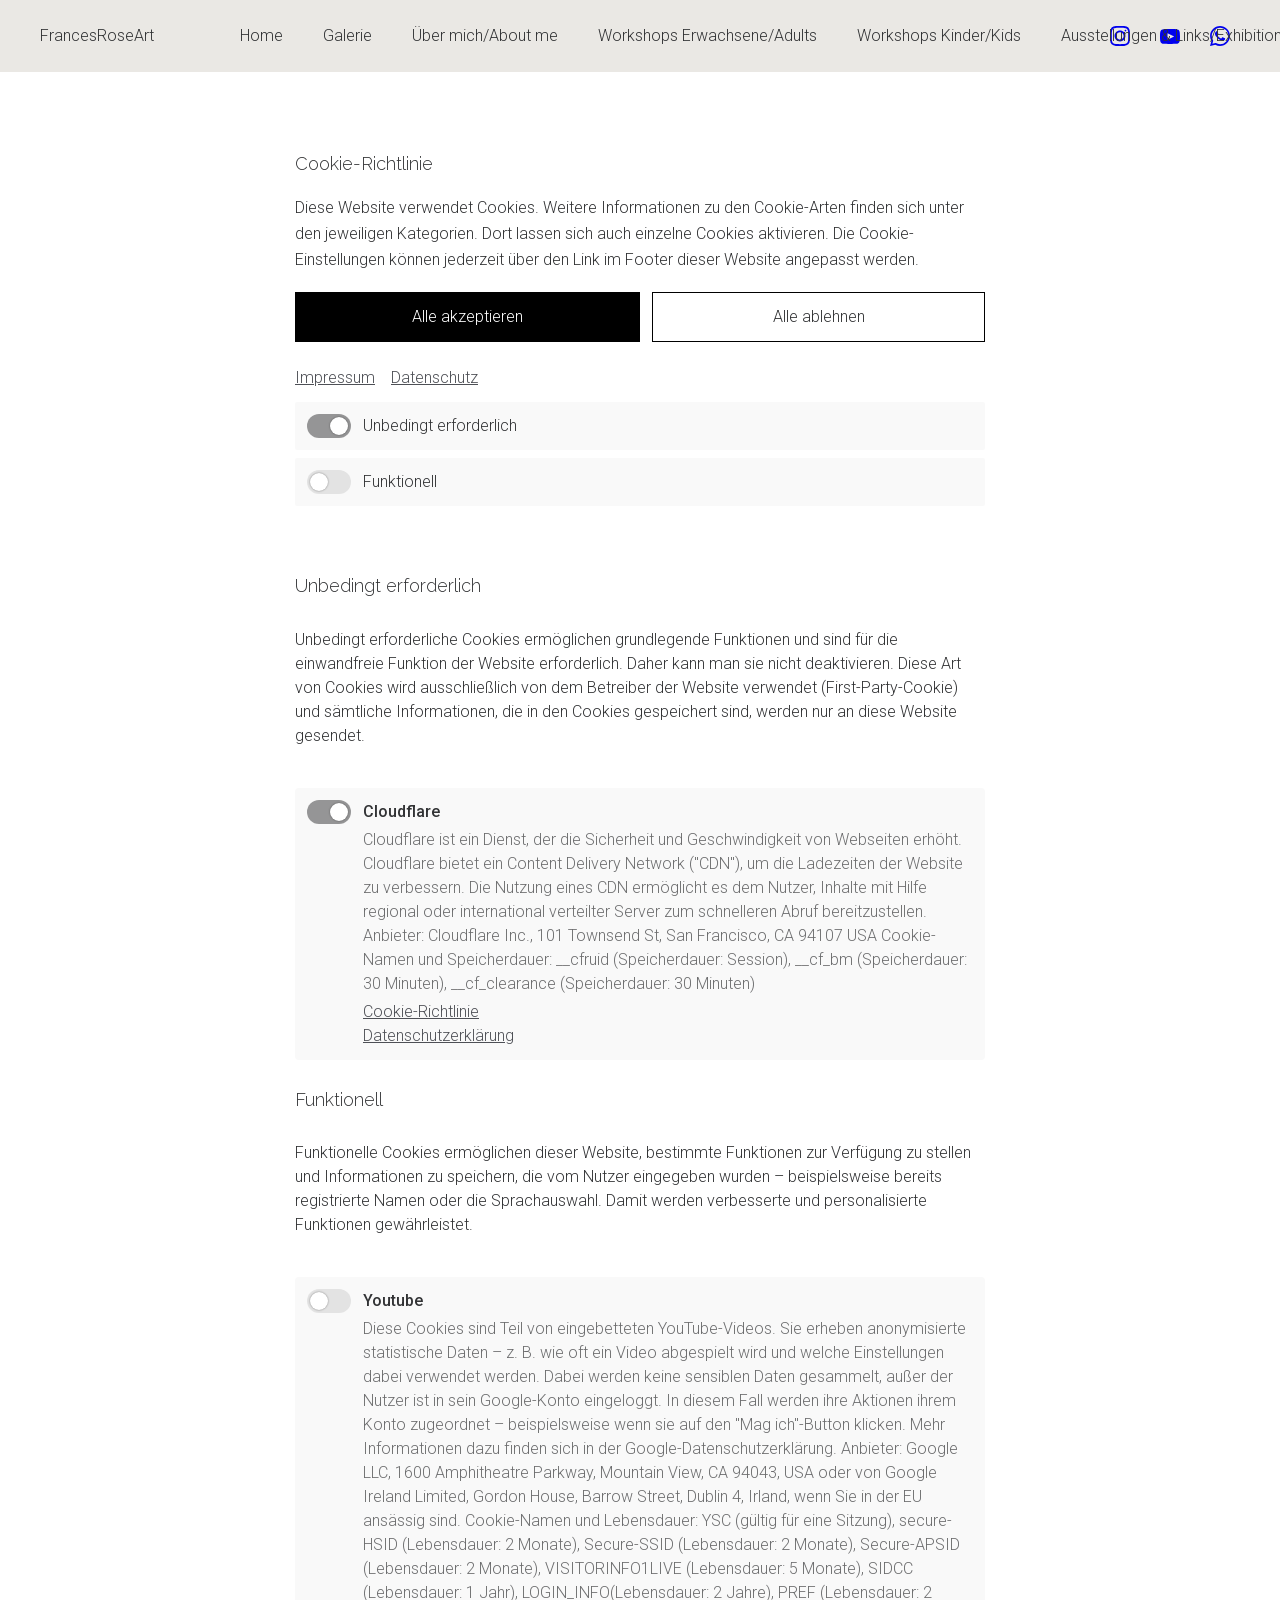
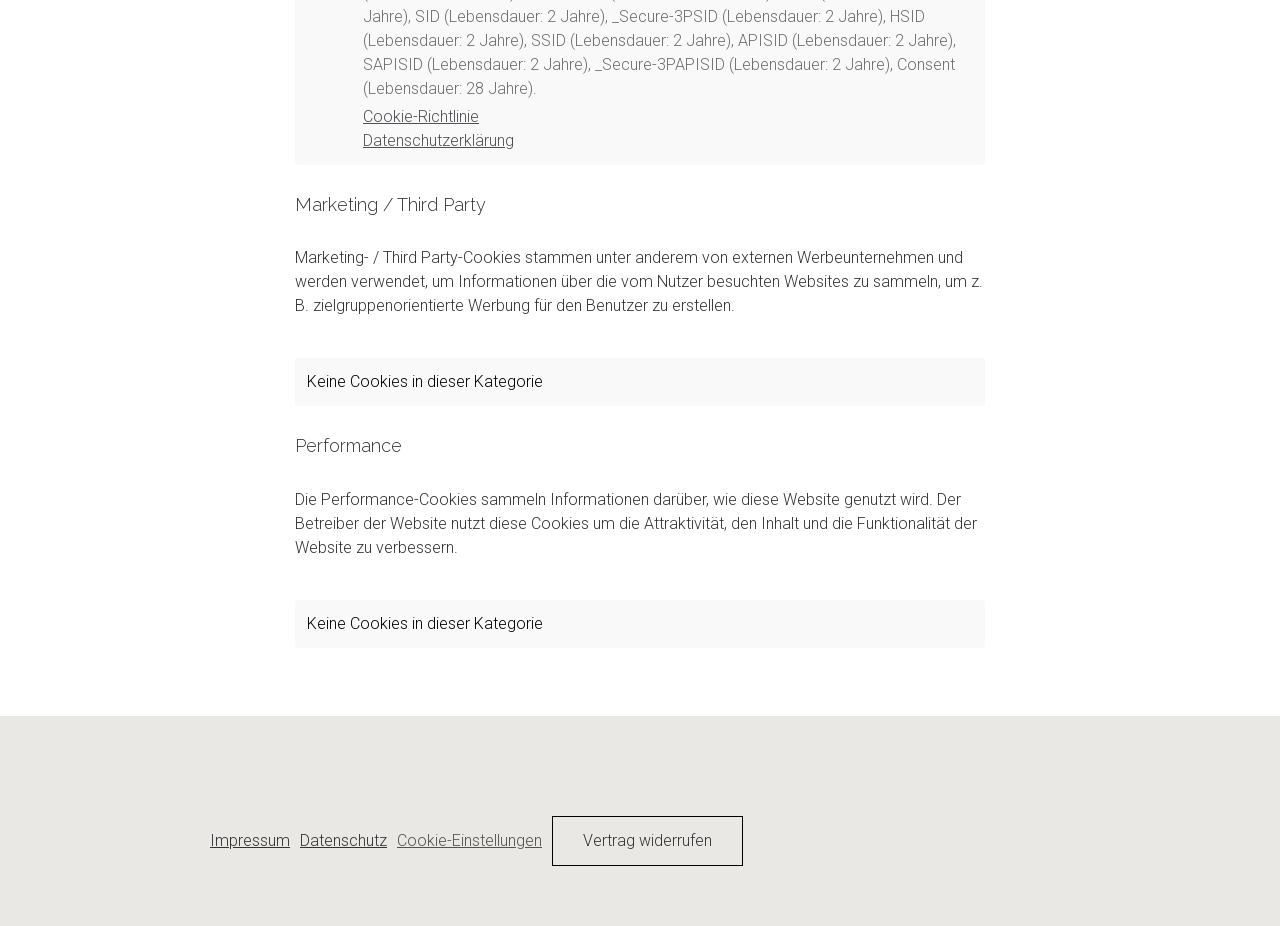
<file: cookie-einstellungen/index.html>
<!doctype html>
<html lang="de">
  <head>
    <meta charset="utf-8">
    <meta name="viewport" content="width=device-width, initial-scale=1">
    <meta name="format-detection" content="telephone=no">
    
    
    
    <link rel='shortcut icon' type='image/png' href="../assets/img/favicon.jpg" />
    <title>Cookie-Einstellungen | FrancesRoseArt</title>
    
    <meta name="robots" content="noindex, follow, archive"><meta name="twitter:card" content="summary">
<meta property="og:type" content="website">
<meta name="generator" content="Jimdo Dolphin">
<meta property="og:title" content="Cookie-Einstellungen | FrancesRoseArt">
<meta property="og:site_name" content="FrancesRoseArt">
<meta name="google-site-verification" content="zah1QKVyRRU0oQmavJsoxUB_8HCzB8Y1OtcdSbikHWY">

    <script type="application/ld+json">{"@context":"https://schema.org","@type":"","name":"FrancesRoseArt","url":"https://frances-rose-art.de/cookie-einstellungen/","@id":"https://frances-rose-art.de"}</script>
    
<link href="../assets/css/f4faa6a54e4f0d6421c0.css" rel="stylesheet" />
<link href="../assets/css/fonts.css" rel="stylesheet" />
<link href="../assets/css/fonts.css" rel="stylesheet" />
    <style>.css-1st5hyz{background-color:#eae8e4;}.css-1c375l0 .hugeTitleFontSize h1:not(.customScale){font-size:64px !important;}.css-1c375l0 h1:not(.customScale){font-size:48px !important;}.css-1c375l0 h2:not(.customScale), .css-1c375l0 .smallTitleFontSize h1, [data-css-1c375l0] .smallTitleFontSize h1, .css-1c375l0 h1.smallTitleFontSize, [data-css-1c375l0] h1.smallTitleFontSize{font-size:36px !important;}.css-1c375l0 h3:not(.customScale), .css-1c375l0 h4:not(.customScale), [data-css-1c375l0] h4:not(.customScale), .css-1c375l0 h5:not(.customScale), [data-css-1c375l0] h5:not(.customScale), .css-1c375l0 h6:not(.customScale), [data-css-1c375l0] h6:not(.customScale){font-size:24px !important;}.css-1c375l0 li:not(.customScale){font-size:18px !important;}.css-1c375l0 p:not(.customScale){font-size:18px !important;}.css-1c375l0 .customScale p, .css-1c375l0 .customScale h1, [data-css-1c375l0] .customScale h1, .css-1c375l0 .customScale h2, [data-css-1c375l0] .customScale h2, .css-1c375l0 .customScale h3, [data-css-1c375l0] .customScale h3, .css-1c375l0 .customScale h4, [data-css-1c375l0] .customScale h4, .css-1c375l0 .customScale h5, [data-css-1c375l0] .customScale h5, .css-1c375l0 .customScale h6, [data-css-1c375l0] .customScale h6{font-size:inherit !important;}@media only screen and (max-width: 1280px){.css-1c375l0 h1:not(.customScale){font-size:36px !important;}.css-1c375l0 h2:not(.customScale), .css-1c375l0 .smallTitleFontSize h1, [data-css-1c375l0] .smallTitleFontSize h1, .css-1c375l0 h1.smallTitleFontSize, [data-css-1c375l0] h1.smallTitleFontSize{font-size:24px !important;}.css-1c375l0 h3:not(.customScale), .css-1c375l0 h4:not(.customScale), [data-css-1c375l0] h4:not(.customScale), .css-1c375l0 h5:not(.customScale), [data-css-1c375l0] h5:not(.customScale), .css-1c375l0 h6:not(.customScale), [data-css-1c375l0] h6:not(.customScale){font-size:18px !important;}.css-1c375l0 p:not(.customScale){font-size:16px !important;}.css-1c375l0 li:not(.customScale){font-size:16px !important;}.css-1c375l0 .customScale p, .css-1c375l0 .customScale li, [data-css-1c375l0] .customScale li, .css-1c375l0 .customScale h1, [data-css-1c375l0] .customScale h1, .css-1c375l0 .customScale h2, [data-css-1c375l0] .customScale h2, .css-1c375l0 .customScale h3, [data-css-1c375l0] .customScale h3, .css-1c375l0 .customScale h4, [data-css-1c375l0] .customScale h4, .css-1c375l0 .customScale h5, [data-css-1c375l0] .customScale h5, .css-1c375l0 .customScale h6, [data-css-1c375l0] .customScale h6{font-size:inherit !important;}}@media only screen and (max-width: 800px){.css-1c375l0 .hugeTitleFontSize h1:not(.customScale){font-size:40px !important;}}.css-k90t27{background-color:#000000 !important;border-radius:0 !important;}.css-1wta0f{border-color:transparent !important;}.css-11ny15p{background-color:transparent !important;border-radius:0 !important;}.css-1nyslin{border-color:#000000 !important;}</style>
  <link rel="stylesheet" href="../assets/css/site.css"></head>
  <body>
    <div id="root"><div class="WJO2X"><main data-testid="static-page-main"><div class="Ks0Co eBtPw zfsFk" style="--headlineFontFamily:&quot;Raleway&quot;;--headlineNormalFontWeight:300;--headlineBoldFontWeight:500;--copyFontFamily:&quot;Roboto&quot;;--copyNormalFontWeight:300;--copyBoldFontWeight:500"><div><div></div><div class="nzRGu"><header class="foFqY css-1st5hyz"><div class="DyyGf qqrXP CHRTx"><div class="VMnwf" style="flex-basis: 140px;"><div class="aV61Y"><a href="../index.html" class="zofC1"><div class="Yc2rK CvWyc"><div class="Rjf5Z"><p class="fVQWf">FrancesRoseArt</p></div></div></a></div></div><div class="kqI0W"><div class="FZhvH"><nav><ul class="lXoOb DjAD4 NIvq5"><li class="L2ZRx Ptk8T"><a href="../index.html" class="d6OwN w8gOz xVIEQ"><span class="lo9Ld">Home</span></a></li><li class="L2ZRx Ptk8T"><a href="../galerie/" class="d6OwN w8gOz xVIEQ"><span class="lo9Ld">Galerie</span></a></li><li class="L2ZRx Ptk8T"><a href="../ueber-mich-about-me/" class="d6OwN w8gOz xVIEQ"><span class="lo9Ld">Über mich/About me</span></a></li><li class="L2ZRx Ptk8T"><a href="../workshops-erwachsene-adults/" class="d6OwN w8gOz xVIEQ"><span class="lo9Ld">Workshops  Erwachsene/Adults</span></a></li><li class="L2ZRx Ptk8T"><a href="../workshops-kinder-kids/" class="d6OwN w8gOz xVIEQ"><span class="lo9Ld">Workshops Kinder/Kids</span></a></li><li class="L2ZRx Ptk8T"><a href="../ausstellungen-und-links-exhibitions-und-links/" class="d6OwN w8gOz xVIEQ"><span class="lo9Ld">Ausstellungen &amp; Links/Exhibitions&amp;Links</span></a></li><li class="L2ZRx Ptk8T"><a href="../kontakt-contact/" class="d6OwN w8gOz xVIEQ"><span class="lo9Ld">Kontakt/Contact</span></a></li><li class="L2ZRx Ptk8T"><a href="../presse-press/" class="d6OwN w8gOz xVIEQ"><span class="lo9Ld">Presse/Press</span></a></li><li class="L2ZRx Ptk8T"><a href="../wo-du-mich-noch-findest-where-to-find-me/" class="d6OwN w8gOz xVIEQ"><span class="lo9Ld">Wo du mich noch findest/ Where to find me</span></a></li></ul></nav></div></div><div class="S7q2B" style="flex-basis: 140px;"><div class="IS6uY"><div class="LDwHJ"><a href="https://www.instagram.com/francesroseart/?next=%2F" target="_blank" class="EqttM css-irzfol">
    <svg width="20px" height="20px" viewBox="0 0 20 20" version="1.1" xmlns="http://www.w3.org/2000/svg" xmlns:xlink="http://www.w3.org/1999/xlink">
        <g id="Symbols" stroke="none" stroke-width="1" fill="none" fill-rule="evenodd">
            <g id="Social/Instagram" transform="translate(-10.000000, -10.000000)">
                <path d="M24.0335249,11.8763976 C26.7380658,11.9994825 28.0013491,13.2827256 28.124434,15.9673067 C28.17267,17.0193498 28.1818182,17.3353786 28.1818182,20 C28.1818182,22.6654531 28.1718383,22.9806502 28.124434,24.0326933 C28.0005175,26.7147794 26.7405607,28.0005175 24.0335249,28.1236024 C22.9806502,28.1718383 22.6662847,28.1818182 20,28.1818182 C17.3353786,28.1818182 17.0193498,28.1718383 15.9673067,28.1236024 C13.2561127,27.9996858 11.9994825,26.7106212 11.8763976,24.0318616 C11.8281617,22.9798185 11.8181818,22.6646214 11.8181818,19.9991683 C11.8181818,17.3345469 11.8289933,17.0193498 11.8763976,15.9664751 C12.0003142,13.2827256 13.2602709,11.9986509 15.9673067,11.875566 C17.0201815,11.8281617 17.3353786,11.8181818 20,11.8181818 C22.6646214,11.8181818 22.9806502,11.8281617 24.0335249,11.8763976 Z M20,10 C17.2841667,10 16.9441667,10.0116667 15.8775,10.06 C12.2458333,10.2266667 10.2275,12.2416667 10.0608333,15.8766667 C10.0116667,16.9441667 10,17.2841667 10,20 C10,22.7158333 10.0116667,23.0566667 10.06,24.1233333 C10.2266667,27.755 12.2416667,29.7733333 15.8766667,29.94 C16.9441667,29.9883333 17.2841667,30 20,30 C22.7158333,30 23.0566667,29.9883333 24.1233333,29.94 C27.7516667,29.7733333 29.775,27.7583333 29.9391667,24.1233333 C29.9883333,23.0566667 30,22.7158333 30,20 C30,17.2841667 29.9883333,16.9441667 29.94,15.8775 C29.7766667,12.2491667 27.7591667,10.2275 24.1241667,10.0608333 C23.0566667,10.0116667 22.7158333,10 20,10 Z M20,14.5454545 C16.9876958,14.5454545 14.5454545,16.9874977 14.5454545,19.9995574 C14.5454545,23.0116172 16.9876958,25.4545455 20,25.4545455 C23.0123042,25.4545455 25.4545455,23.0125023 25.4545455,19.9995574 C25.4545455,16.9874977 23.0123042,14.5454545 20,14.5454545 Z M20,23.6363636 C17.9918182,23.6363636 16.3636364,22.0090909 16.3636364,20 C16.3636364,17.9918182 17.9918182,16.3636364 20,16.3636364 C22.0081818,16.3636364 23.6363636,17.9918182 23.6363636,20 C23.6363636,22.0090909 22.0081818,23.6363636 20,23.6363636 Z M25.4551768,13.6363636 C24.9526515,13.6363636 24.5454545,14.0435606 24.5454545,14.5454545 C24.5454545,15.0473485 24.9526515,15.4545455 25.4551768,15.4545455 C25.9570707,15.4545455 26.3636364,15.0473485 26.3636364,14.5454545 C26.3636364,14.0435606 25.9570707,13.6363636 25.4551768,13.6363636 Z" fill="currentColor"></path>
            </g>
        </g>
    </svg></a><a href="https://www.youtube.com/@francesroseart3865" target="_blank" class="EqttM css-irzfol">
    <svg width="20px" height="15px" viewBox="0 0 20 15" version="1.1" xmlns="http://www.w3.org/2000/svg" xmlns:xlink="http://www.w3.org/1999/xlink">
        <g id="Symbols" stroke="none" stroke-width="1" fill="none" fill-rule="evenodd">
            <g id="Social/Youtube" transform="translate(-10.000000, -13.000000)">
                <path d="M26.3457424,13.1534368 C23.3424258,12.9484379 16.6532963,12.9492713 13.6541463,13.1534368 C10.4066644,13.3751022 10.0241665,15.336758 10,20.5000626 C10.0241665,25.6542006 10.4033311,27.6241896 13.6541463,27.8466884 C16.6541296,28.0508539 23.3424258,28.0516872 26.3457424,27.8466884 C29.5932243,27.625023 29.9757222,25.6633672 29.9998887,20.5000626 C29.9757222,15.3459246 29.5965576,13.3759356 26.3457424,13.1534368 Z M17.4999583,23.8333774 L17.4999583,17.1667478 L24.1665878,20.4942293 L17.4999583,23.8333774 Z" fill="currentColor" fill-rule="nonzero"></path>
            </g>
        </g>
    </svg></a><a href="https://wa.me/4915237843049" target="_blank" class="EqttM css-irzfol">
    <svg width="20" height="21" viewBox="0 0 20 21" fill="none" xmlns="http://www.w3.org/2000/svg">
        <g clip-path="url(#clip0)">
            <path fill-rule="evenodd" clip-rule="evenodd" d="M17.0859 2.92031C15.206 1.03806 12.7059 0.000954973 10.042 0C4.55283 0 0.0854701 4.46689 0.0835601 9.9575C0.0826052 11.7127 0.54147 13.426 1.41288 14.9358L0 20.0965L5.27909 18.7117C6.73351 19.5053 8.37129 19.9231 10.0377 19.9236H10.042C10.0425 19.9236 10.0415 19.9236 10.042 19.9236C15.5302 19.9236 19.9981 15.4562 20 9.96562C20.001 7.30459 18.9662 4.80256 17.0859 2.92031ZM10.042 18.2419H10.0387C8.55369 18.2414 7.09688 17.8422 5.82581 17.0883L5.52356 16.9088L2.39077 17.7305L3.22685 14.676L3.03013 14.3628C2.20169 13.0449 1.76384 11.5217 1.76479 9.95798C1.7667 5.39464 5.47964 1.68171 10.0454 1.68171C12.2561 1.68266 14.3341 2.54453 15.897 4.10925C17.4598 5.67349 18.3197 7.75343 18.3188 9.96467C18.3169 14.5285 14.6039 18.2419 10.042 18.2419ZM14.582 12.0427C14.3332 11.9181 13.1099 11.3164 12.8816 11.2333C12.6534 11.1503 12.4877 11.1087 12.322 11.358C12.1563 11.6072 11.6793 12.1678 11.5342 12.3335C11.389 12.4996 11.2439 12.5202 10.9951 12.3956C10.7463 12.2709 9.94461 12.0083 8.99394 11.1608C8.25431 10.5009 7.75486 9.68629 7.6097 9.43704C7.46455 9.1878 7.59442 9.05314 7.71857 8.92948C7.8303 8.81774 7.96734 8.63869 8.09196 8.49353C8.21659 8.34837 8.25765 8.24428 8.34073 8.07859C8.42382 7.91243 8.38228 7.76727 8.3202 7.64265C8.25813 7.51803 7.76059 6.29327 7.55288 5.79525C7.3509 5.31013 7.14559 5.37602 6.99327 5.3679C6.84811 5.36074 6.68242 5.35931 6.51626 5.35931C6.35057 5.35931 6.08079 5.42138 5.85255 5.67063C5.62431 5.91988 4.98162 6.52199 4.98162 7.74626C4.98162 8.97102 5.87308 10.1542 5.99771 10.3204C6.12233 10.4866 7.75247 12.9996 10.2483 14.0777C10.8418 14.3341 11.3054 14.4874 11.6669 14.602C12.2628 14.7916 12.8052 14.7648 13.234 14.7009C13.712 14.6292 14.7061 14.0987 14.9133 13.5176C15.1206 12.9365 15.1206 12.438 15.0585 12.3344C14.9964 12.2299 14.8307 12.1673 14.582 12.0427Z" fill="currentColor"></path>
        </g>
        <defs>
            <clipPath id="clip0">
            <rect width="20" height="20.0965" fill="white"></rect>
        </clipPath>
        </defs>
    </svg></a></div></div></div><button class="frbg-burger" aria-label="Menü öffnen"><span></span><span></span><span></span></button><div class="G4Yk_ QetrU" style="background-color: rgb(234, 232, 228);"><div class="bEi0A"><ul class="h29F6"><li class="HoOCC j6iCP iRwdb"><div class="ZuOGq"><a href="../index.html" class="d6OwN w8gOz xVIEQ SR1jc"><span class="lo9Ld">Home</span></a></div></li><li class="HoOCC j6iCP iRwdb"><div class="ZuOGq"><a href="../galerie/" class="d6OwN w8gOz xVIEQ SR1jc"><span class="lo9Ld">Galerie</span></a></div></li><li class="HoOCC j6iCP iRwdb"><div class="ZuOGq"><a href="../ueber-mich-about-me/" class="d6OwN w8gOz xVIEQ SR1jc"><span class="lo9Ld">Über mich/About me</span></a></div></li><li class="HoOCC j6iCP iRwdb"><div class="ZuOGq"><a href="../workshops-erwachsene-adults/" class="d6OwN w8gOz xVIEQ SR1jc"><span class="lo9Ld">Workshops  Erwachsene/Adults</span></a></div></li><li class="HoOCC j6iCP iRwdb"><div class="ZuOGq"><a href="../workshops-kinder-kids/" class="d6OwN w8gOz xVIEQ SR1jc"><span class="lo9Ld">Workshops Kinder/Kids</span></a></div></li><li class="HoOCC j6iCP iRwdb"><div class="ZuOGq"><a href="../ausstellungen-und-links-exhibitions-und-links/" class="d6OwN w8gOz xVIEQ SR1jc"><span class="lo9Ld">Ausstellungen &amp; Links/Exhibitions&amp;Links</span></a></div></li><li class="HoOCC j6iCP iRwdb"><div class="ZuOGq"><a href="../kontakt-contact/" class="d6OwN w8gOz xVIEQ SR1jc"><span class="lo9Ld">Kontakt/Contact</span></a></div></li><li class="HoOCC j6iCP iRwdb"><div class="ZuOGq"><a href="../presse-press/" class="d6OwN w8gOz xVIEQ SR1jc"><span class="lo9Ld">Presse/Press</span></a></div></li><li class="HoOCC j6iCP iRwdb"><div class="ZuOGq"><a href="../wo-du-mich-noch-findest-where-to-find-me/" class="d6OwN w8gOz xVIEQ SR1jc"><span class="lo9Ld">Wo du mich noch findest/ Where to find me</span></a></div></li></ul></div><div class="sTnOy"></div></div></div></header></div></div></div><div class="Ks0Co css-1c375l0 eBtPw zfsFk" style="--headlineFontFamily:&quot;Raleway&quot;;--headlineNormalFontWeight:300;--headlineBoldFontWeight:500;--copyFontFamily:&quot;Roboto&quot;;--copyNormalFontWeight:300;--copyBoldFontWeight:500"><section class="oXRwe" id="3c2ab4fc-ca11-42ab-ab7a-44ab9b7fb893"><div class="plfvA"><div class="fCMJa"><div data-nosnippet="true" class="vEFKO"><div class="dh9us OJVBQ" data-testid="static-text-element"><div class="Rjf5Z"><div class=""><h3>Cookie-Richtlinie</h3></div></div></div><div class=""><div class="bmrsl"><div class="__J3z"><div class="dh9us" data-testid="static-text-element"><div class="Rjf5Z"><div class=""><p>Diese Website verwendet Cookies. Weitere Informationen zu den Cookie-Arten finden sich unter den jeweiligen Kategorien. Dort lassen sich auch einzelne Cookies aktivieren. Die Cookie-Einstellungen können jederzeit über den Link im Footer dieser Website angepasst werden.</p>
</div></div></div></div><div class="g1vVu"><div class="lMsmj" data-gi-selector="accept-all-cookies"><a class="iyLSG GwzOo uVXcw vf5ZA css-k90t27" draggable="false"><span class="pSsxA css-1wta0f">Alle akzeptieren</span></a></div><div class="lMsmj" data-gi-selector="reject-all-cookies"><a class="vmjar iyLSG c88XE Rjf5Z css-11ny15p" draggable="false"><span class="pSsxA css-1nyslin">Alle ablehnen</span></a></div></div><div class="vAdJA"><a href="../impressum/" class="QxZNf">Impressum</a><a href="../datenschutz/" class="QxZNf">Datenschutz</a></div></div><div class="jju4s"><div class="pjQup"><div class="uAWA9 QoscU ugL8I"><input class="AH9m9 ugL8I" type="checkbox" disabled="" id="Unbedingt erforderlich" checked=""/><span class="kDvIN NMUXw ugL8I"></span></div><div class="iEdhi OKK5b"><label for="Unbedingt erforderlich"><div class="dh9us" data-testid="static-text-element"><div class="Rjf5Z"><div class="">Unbedingt erforderlich</div></div></div></label></div></div><div class="pjQup"><div class="uAWA9 ugL8I"><input class="AH9m9 ugL8I" type="checkbox" id="Funktionell"/><span class="kDvIN ugL8I"></span></div><div class="iEdhi"><label for="Funktionell"><div class="dh9us" data-testid="static-text-element"><div class="Rjf5Z"><div class="">Funktionell</div></div></div></label></div></div></div></div><div class="ILpsb"></div><div class="jI427"><div class="dh9us Cim55" data-testid="static-text-element"><div class="Rjf5Z"><div class=""><h3>Unbedingt erforderlich</h3></div></div></div><div class="q_WJt"><div class="rHnqj"><div class="dh9us" data-testid="static-text-element"><div class="Rjf5Z"><div class="">Unbedingt erforderliche Cookies ermöglichen grundlegende Funktionen und sind für die einwandfreie Funktion der Website erforderlich. Daher kann man sie nicht deaktivieren. Diese Art von Cookies wird ausschließlich von dem Betreiber der Website verwendet (First-Party-Cookie) und sämtliche Informationen, die in den Cookies gespeichert sind, werden nur an diese Website gesendet.</div></div></div></div><div class="dO6ZA"><div class="iRPJz"><div class="GHPWj"><div class="uAWA9 QoscU ugL8I"><input class="AH9m9 ugL8I" type="checkbox" disabled="" id="Cloudflare" checked=""/><span class="kDvIN NMUXw ugL8I"></span></div></div><div class="W1Ebw Kgq4x"><label for="Cloudflare"><div class="dh9us LDiZK" data-testid="static-text-element"><div class="Rjf5Z"><div class="">Cloudflare</div></div></div></label><div class="dh9us wvyxI" data-testid="static-text-element"><div class="Rjf5Z"><div class="">Cloudflare ist ein Dienst, der die Sicherheit und Geschwindigkeit von Webseiten erhöht. Cloudflare bietet ein Content Delivery Network ("CDN"), um die Ladezeiten der Website zu verbessern. Die Nutzung eines CDN ermöglicht es dem Nutzer, Inhalte mit Hilfe regional oder international verteilter Server zum schnelleren Abruf bereitzustellen.

Anbieter: Cloudflare Inc., 101 Townsend St, San Francisco, CA 94107 USA

Cookie-Namen und Speicherdauer:  __cfruid (Speicherdauer: Session),  __cf_bm (Speicherdauer: 30 Minuten), __cf_clearance (Speicherdauer: 30 Minuten)</div></div></div><a href="https://www.cloudflare.com/cookie-policy/" target="_blank" class="QxZNf zOlzH">Cookie-Richtlinie</a><a href="https://www.cloudflare.com/privacypolicy/" target="_blank" class="QxZNf zOlzH">Datenschutzerklärung</a></div></div></div></div></div><div class="jI427"><div class="dh9us Cim55" data-testid="static-text-element"><div class="Rjf5Z"><div class=""><h3>Funktionell</h3></div></div></div><div class="q_WJt"><div class="rHnqj"><div class="dh9us" data-testid="static-text-element"><div class="Rjf5Z"><div class="">Funktionelle Cookies ermöglichen dieser Website, bestimmte Funktionen zur Verfügung zu stellen und Informationen zu speichern, die vom Nutzer eingegeben wurden – beispielsweise bereits registrierte Namen oder die Sprachauswahl. Damit werden verbesserte und personalisierte Funktionen gewährleistet.</div></div></div></div><div class="dO6ZA"><div class="iRPJz"><div class="GHPWj"><div class="uAWA9 ugL8I"><input class="AH9m9 ugL8I" type="checkbox" id="Youtube"/><span class="kDvIN ugL8I"></span></div></div><div class="W1Ebw"><label for="Youtube"><div class="dh9us LDiZK" data-testid="static-text-element"><div class="Rjf5Z"><div class="">Youtube</div></div></div></label><div class="dh9us wvyxI" data-testid="static-text-element"><div class="Rjf5Z"><div class="">Diese Cookies sind Teil von eingebetteten YouTube-Videos. Sie erheben anonymisierte statistische Daten – z. B. wie oft ein Video abgespielt wird und welche Einstellungen dabei verwendet werden. Dabei werden keine sensiblen Daten gesammelt, außer der Nutzer ist in sein Google-Konto eingeloggt. In diesem Fall werden ihre Aktionen ihrem Konto zugeordnet – beispielsweise wenn sie auf den "Mag ich"-Button klicken. Mehr Informationen dazu finden sich in der Google-Datenschutzerklärung.

Anbieter: Google LLC, 1600 Amphitheatre Parkway, Mountain View, CA 94043, USA oder von Google Ireland Limited, Gordon House, Barrow Street, Dublin 4, Irland, wenn Sie in der EU ansässig sind.

Cookie-Namen und Lebensdauer: YSC (gültig für eine Sitzung), secure-HSID (Lebensdauer: 2 Monate), Secure-SSID (Lebensdauer: 2 Monate), Secure-APSID (Lebensdauer: 2 Monate), VISITORINFO1LIVE (Lebensdauer: 5 Monate), SIDCC (Lebensdauer: 1 Jahr), LOGIN_INFO(Lebensdauer: 2 Jahre), PREF (Lebensdauer: 2 Jahre), SID (Lebensdauer: 2 Jahre), _Secure-3PSID (Lebensdauer: 2 Jahre), HSID (Lebensdauer: 2 Jahre), SSID (Lebensdauer: 2 Jahre), APISID (Lebensdauer: 2 Jahre), SAPISID (Lebensdauer: 2 Jahre), _Secure-3PAPISID (Lebensdauer: 2 Jahre), Consent (Lebensdauer: 28 Jahre).</div></div></div><a href="https://policies.google.com/technologies/cookies" target="_blank" class="QxZNf zOlzH">Cookie-Richtlinie</a><a href="https://policies.google.com/privacy" target="_blank" class="QxZNf zOlzH">Datenschutzerklärung</a></div></div></div></div></div><div class="jI427"><div class="dh9us Cim55" data-testid="static-text-element"><div class="Rjf5Z"><div class=""><h3>Marketing / Third Party</h3></div></div></div><div class="q_WJt"><div class="rHnqj"><div class="dh9us" data-testid="static-text-element"><div class="Rjf5Z"><div class="">Marketing- / Third Party-Cookies stammen unter anderem von externen Werbeunternehmen und werden verwendet, um Informationen über die vom Nutzer besuchten Websites zu sammeln, um z. B. zielgruppenorientierte Werbung für den Benutzer zu erstellen.</div></div></div></div><div class="pjQup">Keine Cookies in dieser Kategorie</div></div></div><div class="jI427"><div class="dh9us Cim55" data-testid="static-text-element"><div class="Rjf5Z"><div class=""><h3>Performance</h3></div></div></div><div class="q_WJt"><div class="rHnqj"><div class="dh9us" data-testid="static-text-element"><div class="Rjf5Z"><div class="">Die Performance-Cookies sammeln Informationen darüber, wie diese Website genutzt wird. Der Betreiber der Website nutzt diese Cookies um die Attraktivität, den Inhalt und die Funktionalität der Website zu verbessern.</div></div></div></div><div class="pjQup">Keine Cookies in dieser Kategorie</div></div></div></div></div></div></section></div><div class="Ks0Co eBtPw zfsFk" style="--headlineFontFamily:&quot;Raleway&quot;;--headlineNormalFontWeight:300;--headlineBoldFontWeight:500;--copyFontFamily:&quot;Roboto&quot;;--copyNormalFontWeight:300;--copyBoldFontWeight:500"><div class="oXRwe css-1st5hyz WBV6S TucNI SEedf css-1st5hyz" id="00fec12a-8880-447c-9acb-f4d815055d9a"><div class="plfvA"><footer class="WbFOy"><div class="rMRyj"></div><div class="zdVni"><div class="Ypjwe"><a href="../impressum/" class="L8XKw a4RTG FocLF q6Lv8">Impressum</a><a href="../datenschutz/" class="L8XKw a4RTG FocLF q6Lv8">Datenschutz</a><a href="../cookie-einstellungen/" class="L8XKw a4RTG FocLF q6Lv8 VksUM">Cookie-Einstellungen</a><div data-testid="footer-withdrawal-button"><a class="iyLSG TmYHM c88XE Rjf5Z css-11ny15p" href="../widerruf/" draggable="false"><span class="pSsxA css-1nyslin">Vertrag widerrufen</span></a></div></div></div></footer></div></div></div></main></div></div>
    
    
    
    
  <script src="../assets/js/site.js" defer></script></body>
</html>
</file>
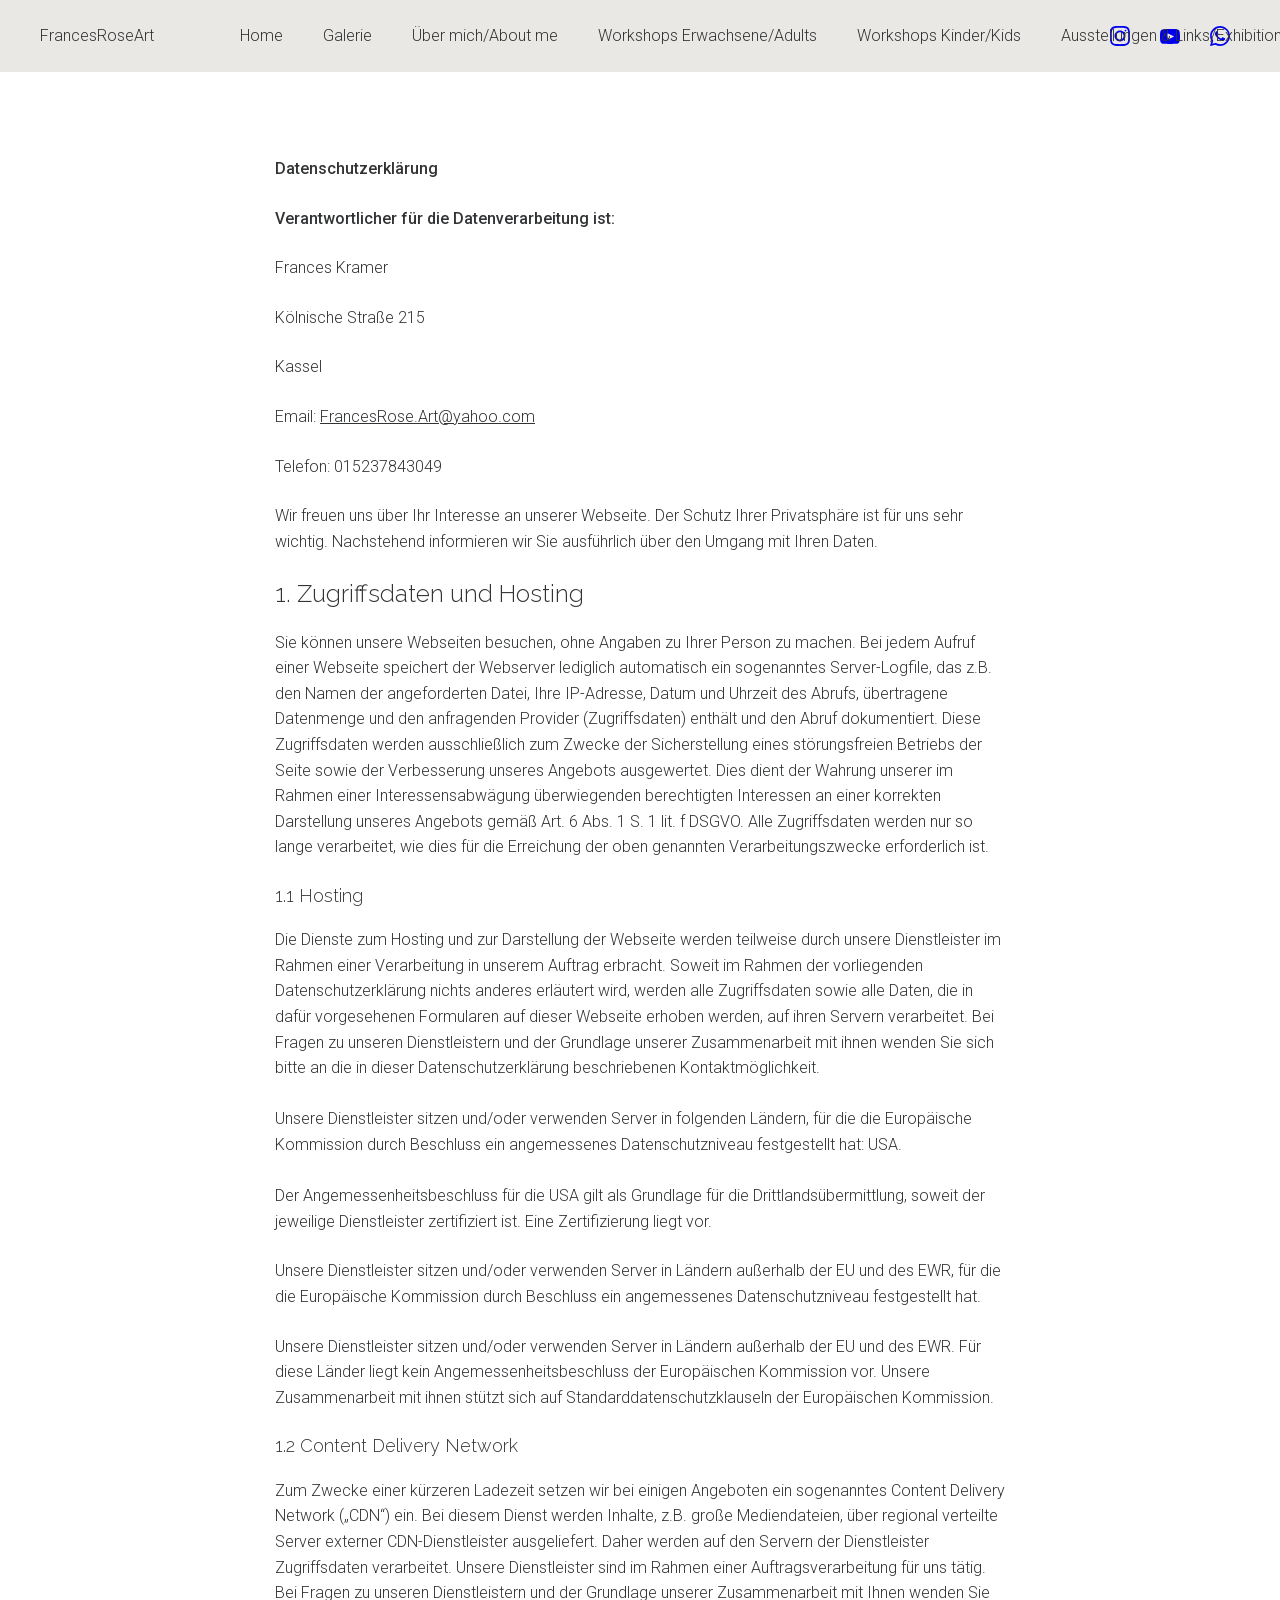
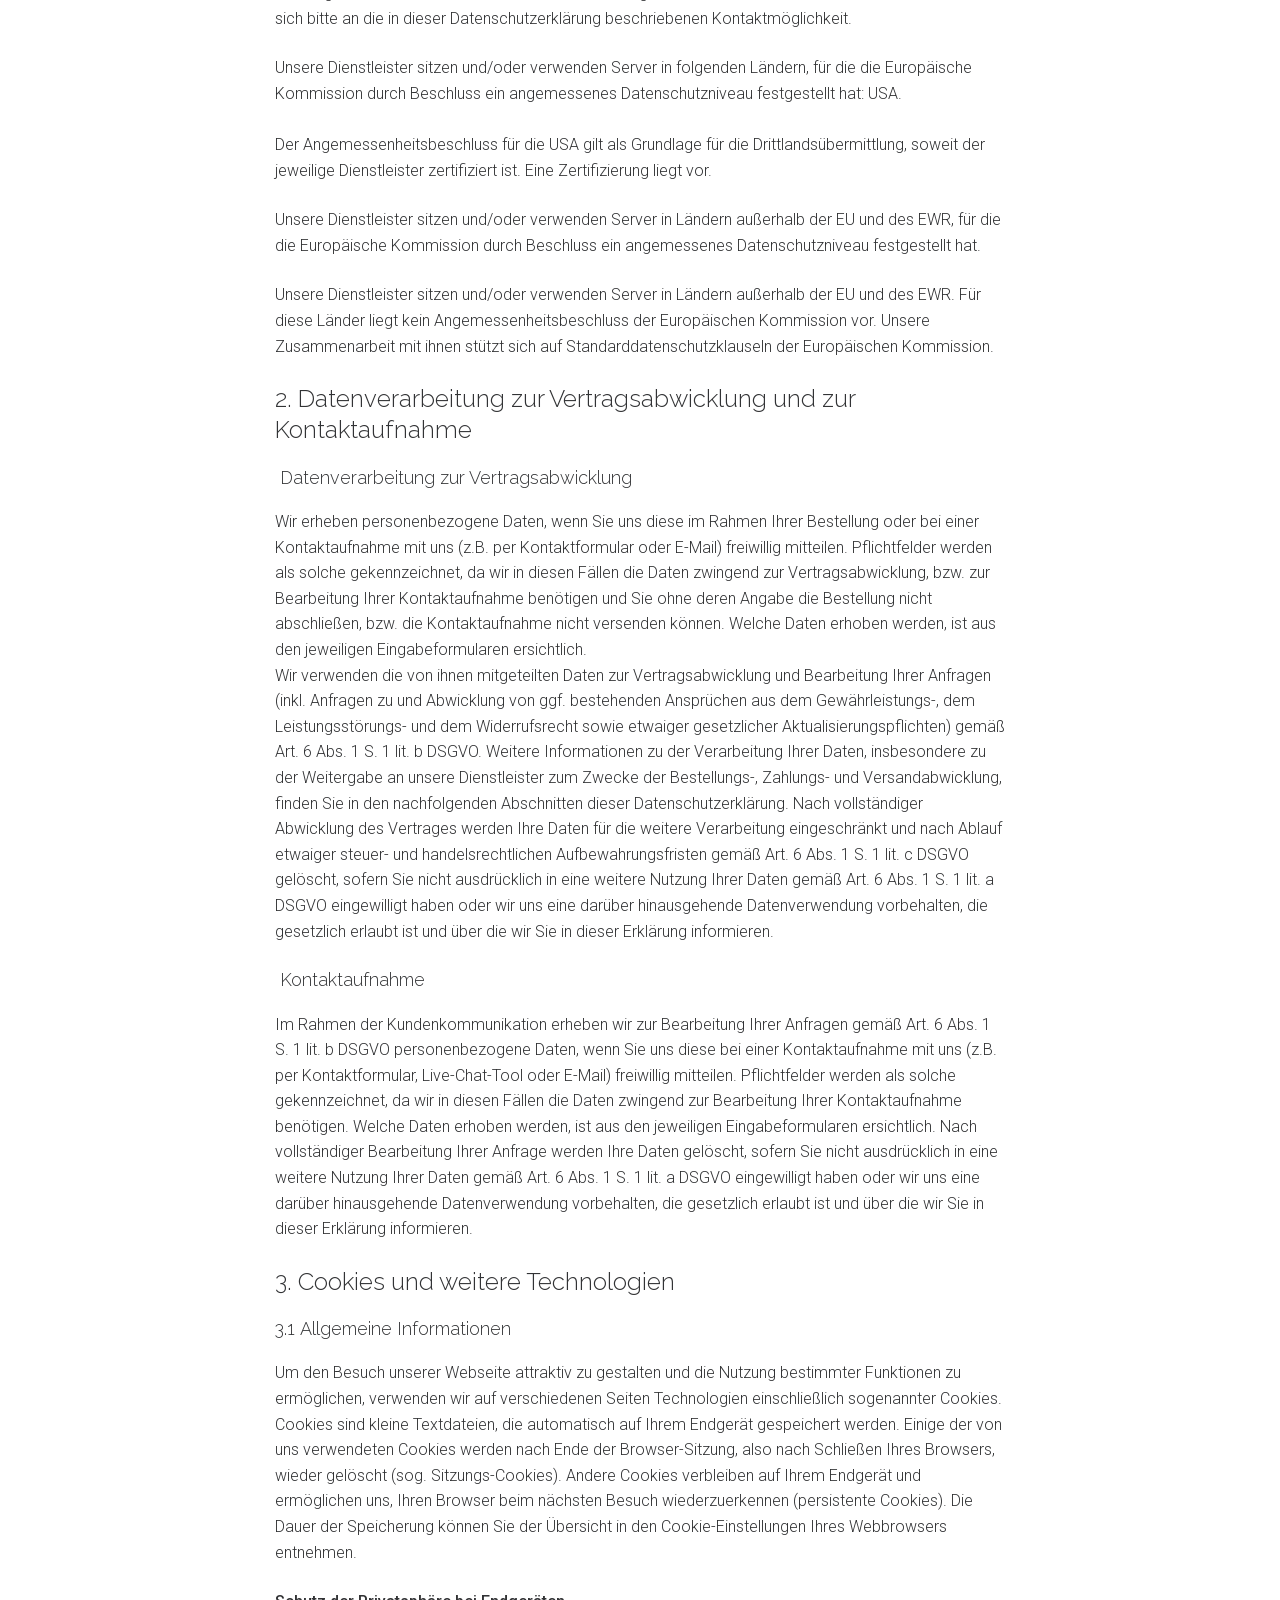
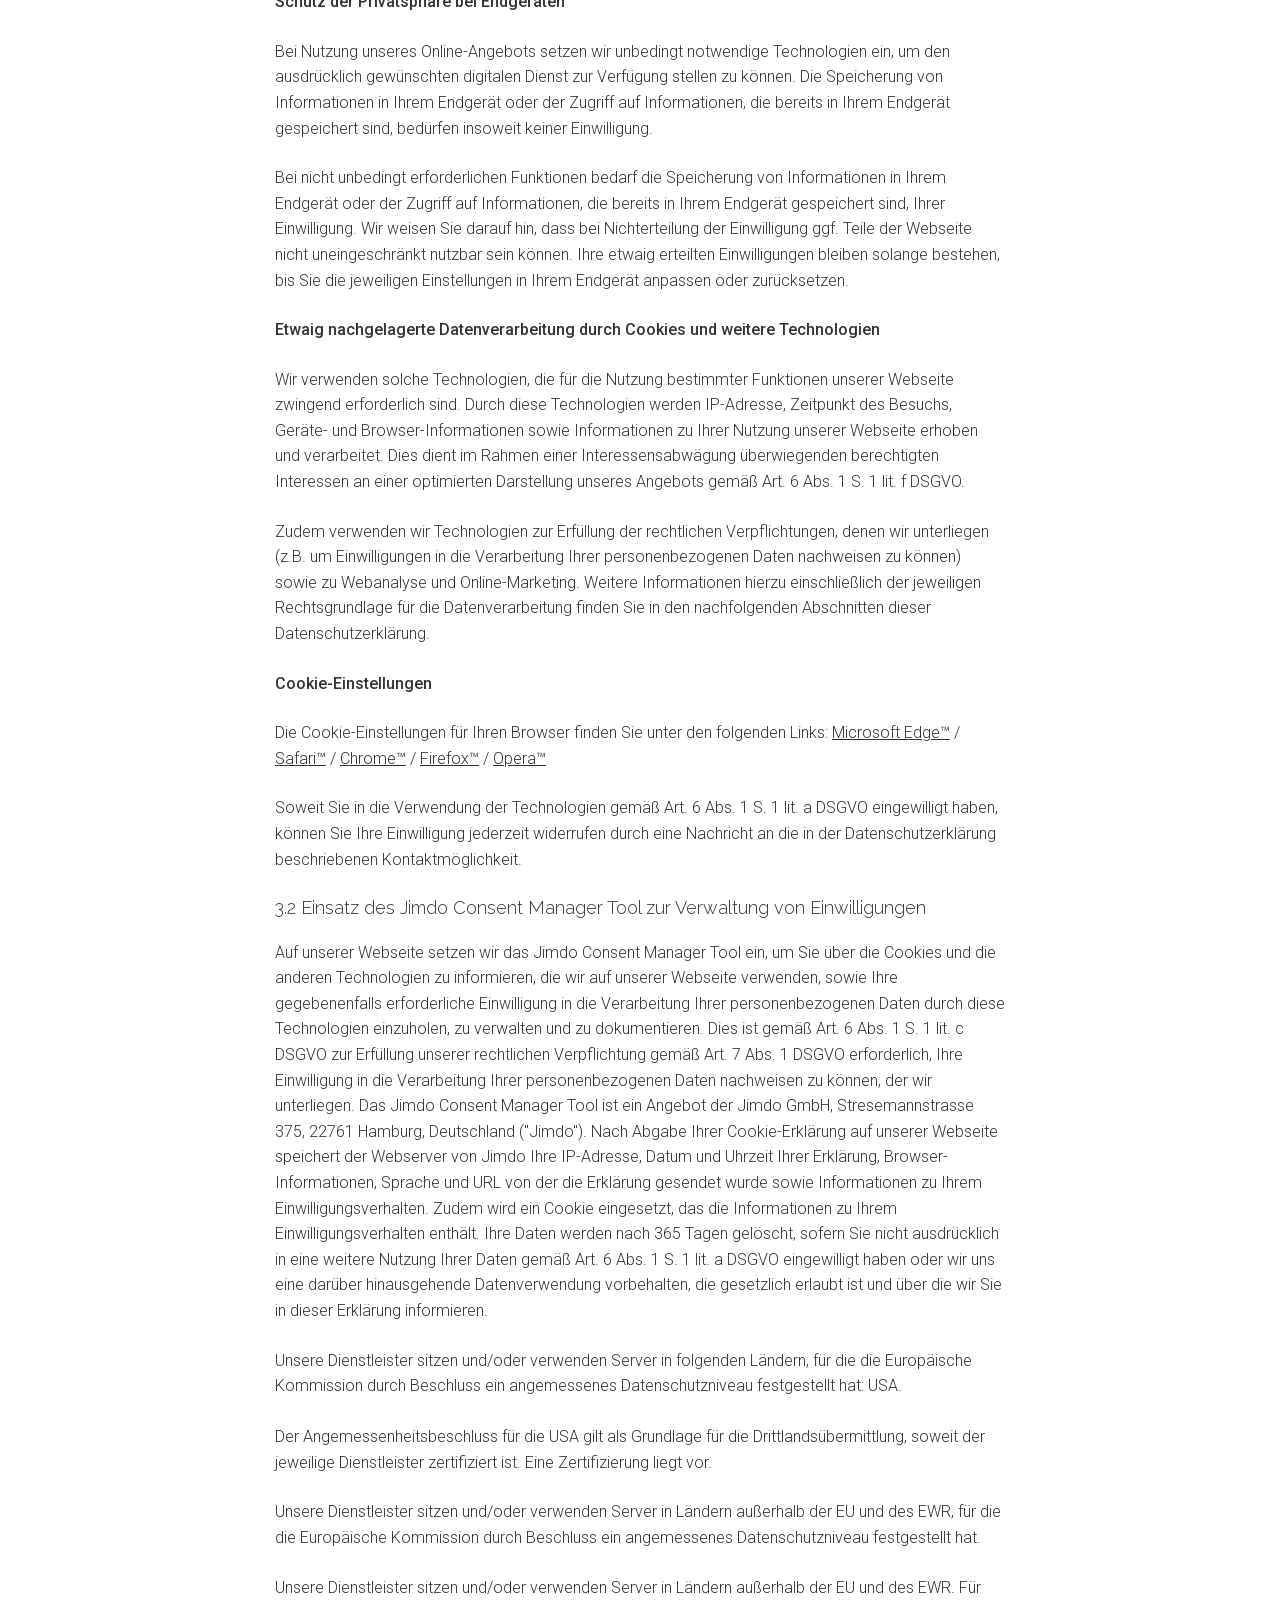
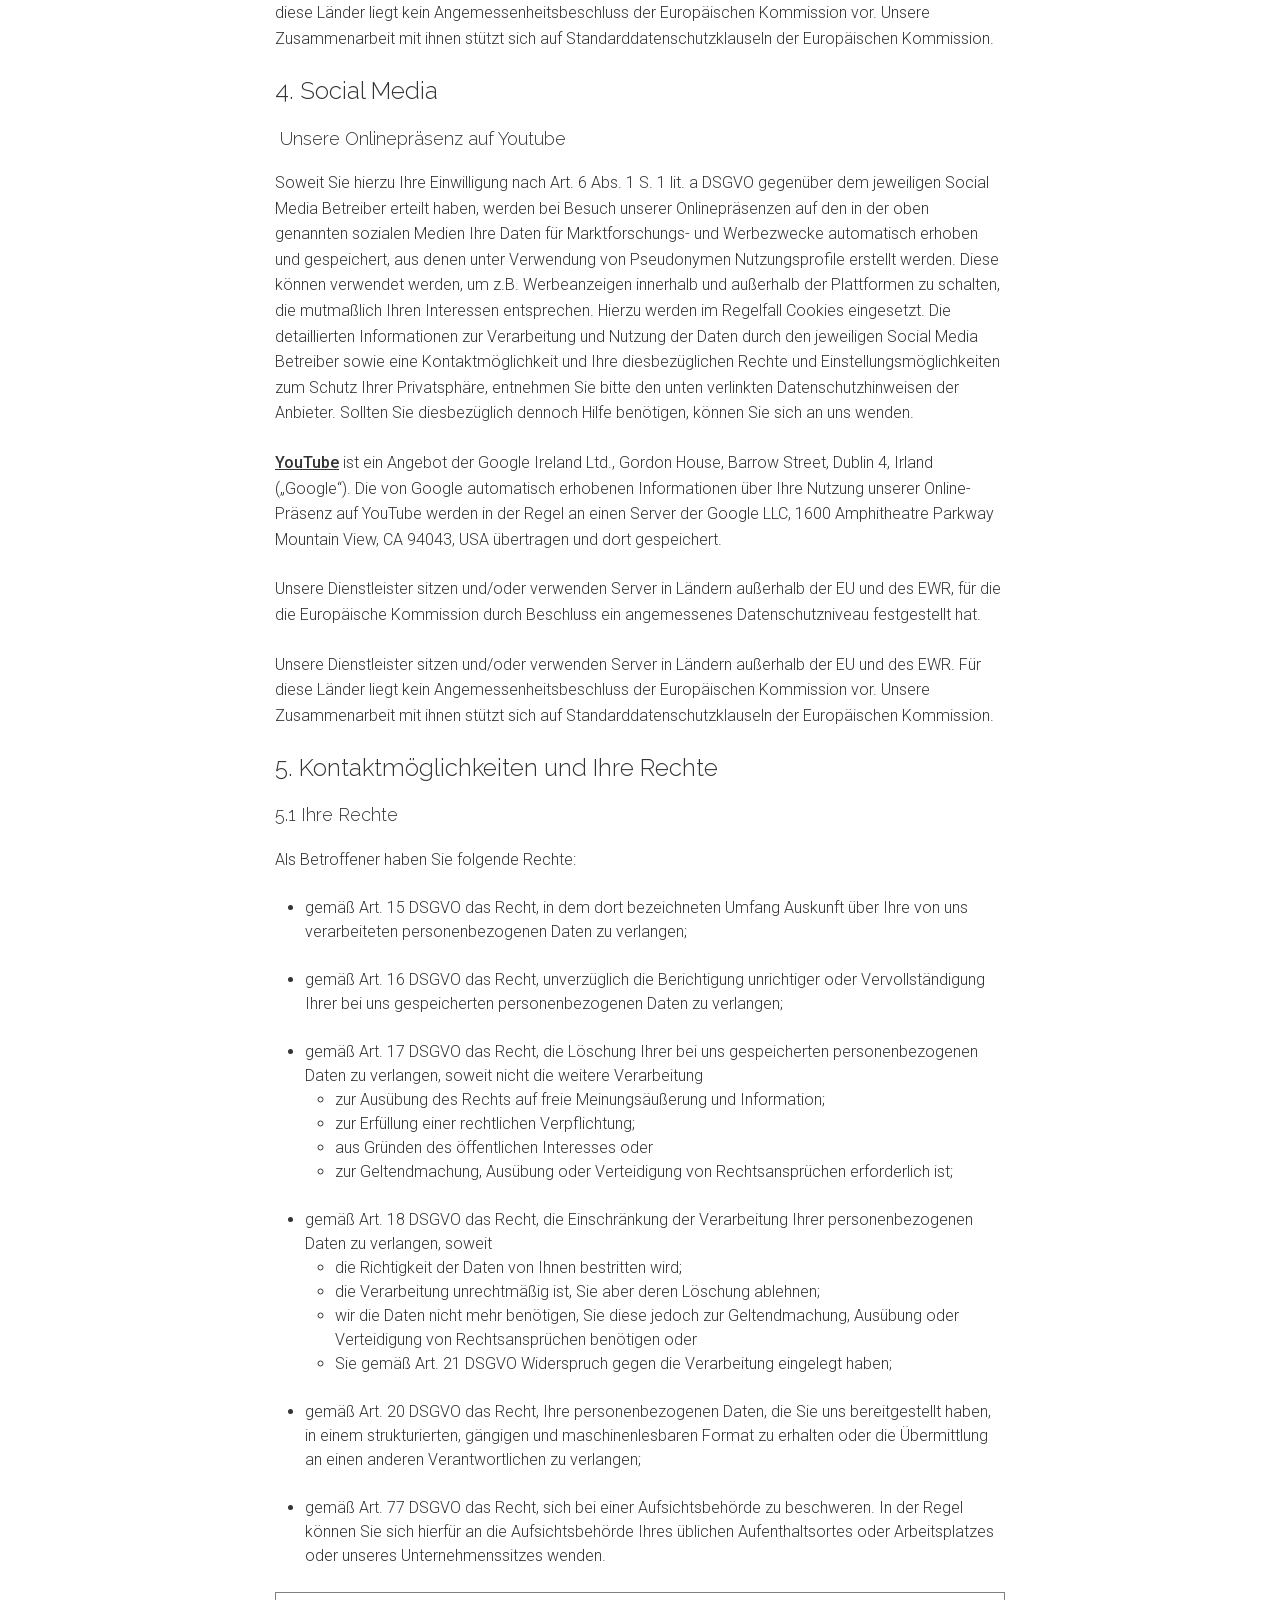
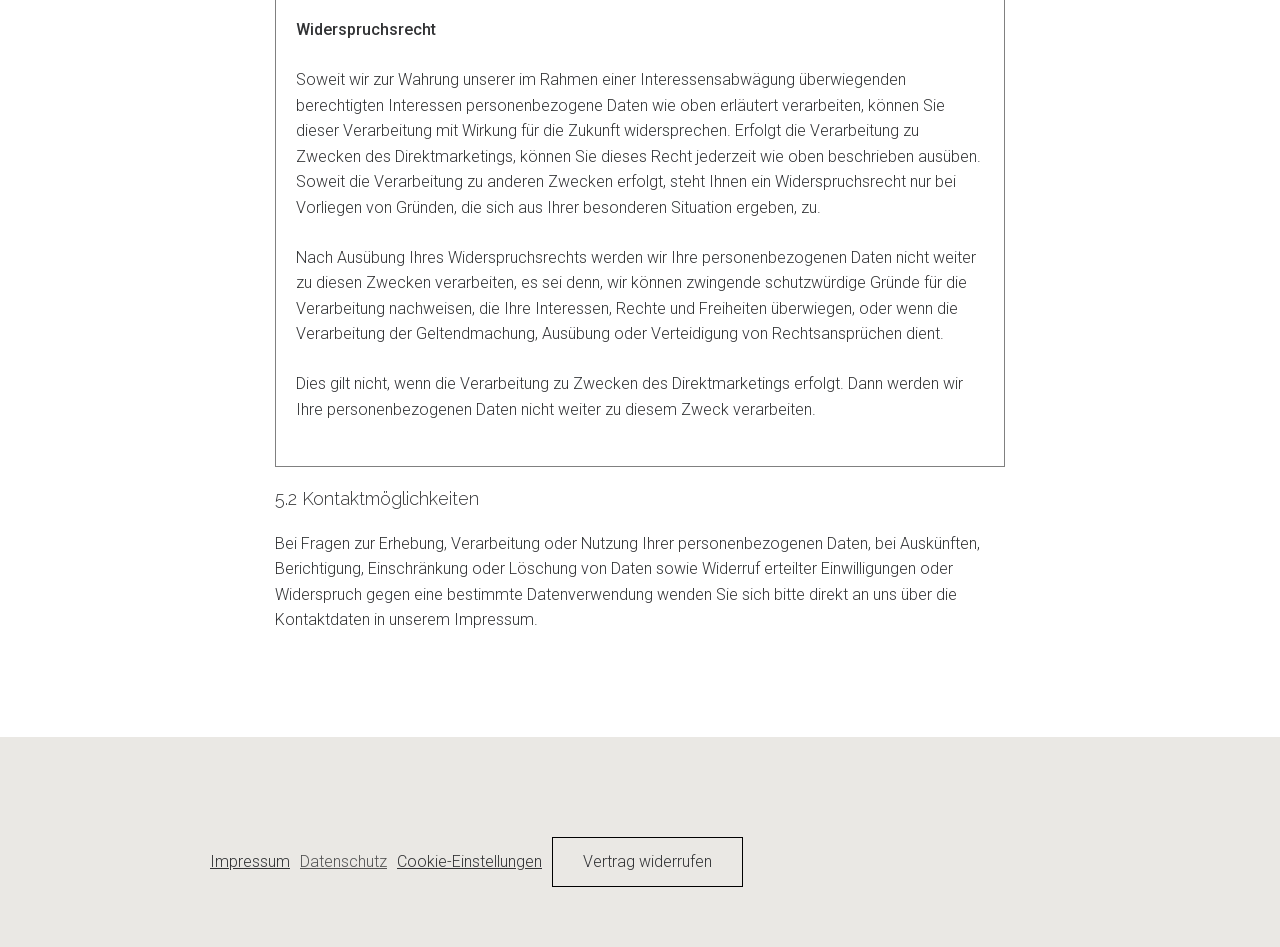
<file: datenschutz/index.html>
<!doctype html>
<html lang="de">
  <head>
    <meta charset="utf-8">
    <meta name="viewport" content="width=device-width, initial-scale=1">
    <meta name="format-detection" content="telephone=no">
    
    
    
    <link rel='shortcut icon' type='image/png' href="../assets/img/favicon.jpg" />
    <title>Datenschutz | FrancesRoseArt</title>
    
    <meta name="robots" content="noindex, follow, archive"><meta name="twitter:card" content="summary">
<meta property="og:type" content="website">
<meta name="generator" content="Jimdo Dolphin">
<meta property="og:title" content="Datenschutz | FrancesRoseArt">
<meta property="og:site_name" content="FrancesRoseArt">
<meta name="google-site-verification" content="zah1QKVyRRU0oQmavJsoxUB_8HCzB8Y1OtcdSbikHWY">

    <script type="application/ld+json">{"@context":"https://schema.org","@type":"","name":"FrancesRoseArt","url":"https://frances-rose-art.de/datenschutz/","@id":"https://frances-rose-art.de"}</script>
    
<link href="../assets/css/f4faa6a54e4f0d6421c0.css" rel="stylesheet" />
<link href="../assets/css/fonts.css" rel="stylesheet" />
<link href="../assets/css/fonts.css" rel="stylesheet" />
    <style>.css-1st5hyz{background-color:#eae8e4;}.css-1c375l0 .hugeTitleFontSize h1:not(.customScale){font-size:64px !important;}.css-1c375l0 h1:not(.customScale){font-size:48px !important;}.css-1c375l0 h2:not(.customScale), .css-1c375l0 .smallTitleFontSize h1, [data-css-1c375l0] .smallTitleFontSize h1, .css-1c375l0 h1.smallTitleFontSize, [data-css-1c375l0] h1.smallTitleFontSize{font-size:36px !important;}.css-1c375l0 h3:not(.customScale), .css-1c375l0 h4:not(.customScale), [data-css-1c375l0] h4:not(.customScale), .css-1c375l0 h5:not(.customScale), [data-css-1c375l0] h5:not(.customScale), .css-1c375l0 h6:not(.customScale), [data-css-1c375l0] h6:not(.customScale){font-size:24px !important;}.css-1c375l0 li:not(.customScale){font-size:18px !important;}.css-1c375l0 p:not(.customScale){font-size:18px !important;}.css-1c375l0 .customScale p, .css-1c375l0 .customScale h1, [data-css-1c375l0] .customScale h1, .css-1c375l0 .customScale h2, [data-css-1c375l0] .customScale h2, .css-1c375l0 .customScale h3, [data-css-1c375l0] .customScale h3, .css-1c375l0 .customScale h4, [data-css-1c375l0] .customScale h4, .css-1c375l0 .customScale h5, [data-css-1c375l0] .customScale h5, .css-1c375l0 .customScale h6, [data-css-1c375l0] .customScale h6{font-size:inherit !important;}@media only screen and (max-width: 1280px){.css-1c375l0 h1:not(.customScale){font-size:36px !important;}.css-1c375l0 h2:not(.customScale), .css-1c375l0 .smallTitleFontSize h1, [data-css-1c375l0] .smallTitleFontSize h1, .css-1c375l0 h1.smallTitleFontSize, [data-css-1c375l0] h1.smallTitleFontSize{font-size:24px !important;}.css-1c375l0 h3:not(.customScale), .css-1c375l0 h4:not(.customScale), [data-css-1c375l0] h4:not(.customScale), .css-1c375l0 h5:not(.customScale), [data-css-1c375l0] h5:not(.customScale), .css-1c375l0 h6:not(.customScale), [data-css-1c375l0] h6:not(.customScale){font-size:18px !important;}.css-1c375l0 p:not(.customScale){font-size:16px !important;}.css-1c375l0 li:not(.customScale){font-size:16px !important;}.css-1c375l0 .customScale p, .css-1c375l0 .customScale li, [data-css-1c375l0] .customScale li, .css-1c375l0 .customScale h1, [data-css-1c375l0] .customScale h1, .css-1c375l0 .customScale h2, [data-css-1c375l0] .customScale h2, .css-1c375l0 .customScale h3, [data-css-1c375l0] .customScale h3, .css-1c375l0 .customScale h4, [data-css-1c375l0] .customScale h4, .css-1c375l0 .customScale h5, [data-css-1c375l0] .customScale h5, .css-1c375l0 .customScale h6, [data-css-1c375l0] .customScale h6{font-size:inherit !important;}}@media only screen and (max-width: 800px){.css-1c375l0 .hugeTitleFontSize h1:not(.customScale){font-size:40px !important;}}.css-11ny15p{background-color:transparent !important;border-radius:0 !important;}.css-1nyslin{border-color:#000000 !important;}</style>
  <link rel="stylesheet" href="../assets/css/site.css"></head>
  <body>
    <div id="root"><div class="WJO2X"><main data-testid="static-page-main"><div class="Ks0Co eBtPw zfsFk" style="--headlineFontFamily:&quot;Raleway&quot;;--headlineNormalFontWeight:300;--headlineBoldFontWeight:500;--copyFontFamily:&quot;Roboto&quot;;--copyNormalFontWeight:300;--copyBoldFontWeight:500"><div><div></div><div class="nzRGu"><header class="foFqY css-1st5hyz"><div class="DyyGf qqrXP CHRTx"><div class="VMnwf" style="flex-basis: 140px;"><div class="aV61Y"><a href="../index.html" class="zofC1"><div class="Yc2rK CvWyc"><div class="Rjf5Z"><p class="fVQWf">FrancesRoseArt</p></div></div></a></div></div><div class="kqI0W"><div class="FZhvH"><nav><ul class="lXoOb DjAD4 NIvq5"><li class="L2ZRx Ptk8T"><a href="../index.html" class="d6OwN w8gOz xVIEQ"><span class="lo9Ld">Home</span></a></li><li class="L2ZRx Ptk8T"><a href="../galerie/" class="d6OwN w8gOz xVIEQ"><span class="lo9Ld">Galerie</span></a></li><li class="L2ZRx Ptk8T"><a href="../ueber-mich-about-me/" class="d6OwN w8gOz xVIEQ"><span class="lo9Ld">Über mich/About me</span></a></li><li class="L2ZRx Ptk8T"><a href="../workshops-erwachsene-adults/" class="d6OwN w8gOz xVIEQ"><span class="lo9Ld">Workshops  Erwachsene/Adults</span></a></li><li class="L2ZRx Ptk8T"><a href="../workshops-kinder-kids/" class="d6OwN w8gOz xVIEQ"><span class="lo9Ld">Workshops Kinder/Kids</span></a></li><li class="L2ZRx Ptk8T"><a href="../ausstellungen-und-links-exhibitions-und-links/" class="d6OwN w8gOz xVIEQ"><span class="lo9Ld">Ausstellungen &amp; Links/Exhibitions&amp;Links</span></a></li><li class="L2ZRx Ptk8T"><a href="../kontakt-contact/" class="d6OwN w8gOz xVIEQ"><span class="lo9Ld">Kontakt/Contact</span></a></li><li class="L2ZRx Ptk8T"><a href="../presse-press/" class="d6OwN w8gOz xVIEQ"><span class="lo9Ld">Presse/Press</span></a></li><li class="L2ZRx Ptk8T"><a href="../wo-du-mich-noch-findest-where-to-find-me/" class="d6OwN w8gOz xVIEQ"><span class="lo9Ld">Wo du mich noch findest/ Where to find me</span></a></li></ul></nav></div></div><div class="S7q2B" style="flex-basis: 140px;"><div class="IS6uY"><div class="LDwHJ"><a href="https://www.instagram.com/francesroseart/?next=%2F" target="_blank" class="EqttM css-irzfol">
    <svg width="20px" height="20px" viewBox="0 0 20 20" version="1.1" xmlns="http://www.w3.org/2000/svg" xmlns:xlink="http://www.w3.org/1999/xlink">
        <g id="Symbols" stroke="none" stroke-width="1" fill="none" fill-rule="evenodd">
            <g id="Social/Instagram" transform="translate(-10.000000, -10.000000)">
                <path d="M24.0335249,11.8763976 C26.7380658,11.9994825 28.0013491,13.2827256 28.124434,15.9673067 C28.17267,17.0193498 28.1818182,17.3353786 28.1818182,20 C28.1818182,22.6654531 28.1718383,22.9806502 28.124434,24.0326933 C28.0005175,26.7147794 26.7405607,28.0005175 24.0335249,28.1236024 C22.9806502,28.1718383 22.6662847,28.1818182 20,28.1818182 C17.3353786,28.1818182 17.0193498,28.1718383 15.9673067,28.1236024 C13.2561127,27.9996858 11.9994825,26.7106212 11.8763976,24.0318616 C11.8281617,22.9798185 11.8181818,22.6646214 11.8181818,19.9991683 C11.8181818,17.3345469 11.8289933,17.0193498 11.8763976,15.9664751 C12.0003142,13.2827256 13.2602709,11.9986509 15.9673067,11.875566 C17.0201815,11.8281617 17.3353786,11.8181818 20,11.8181818 C22.6646214,11.8181818 22.9806502,11.8281617 24.0335249,11.8763976 Z M20,10 C17.2841667,10 16.9441667,10.0116667 15.8775,10.06 C12.2458333,10.2266667 10.2275,12.2416667 10.0608333,15.8766667 C10.0116667,16.9441667 10,17.2841667 10,20 C10,22.7158333 10.0116667,23.0566667 10.06,24.1233333 C10.2266667,27.755 12.2416667,29.7733333 15.8766667,29.94 C16.9441667,29.9883333 17.2841667,30 20,30 C22.7158333,30 23.0566667,29.9883333 24.1233333,29.94 C27.7516667,29.7733333 29.775,27.7583333 29.9391667,24.1233333 C29.9883333,23.0566667 30,22.7158333 30,20 C30,17.2841667 29.9883333,16.9441667 29.94,15.8775 C29.7766667,12.2491667 27.7591667,10.2275 24.1241667,10.0608333 C23.0566667,10.0116667 22.7158333,10 20,10 Z M20,14.5454545 C16.9876958,14.5454545 14.5454545,16.9874977 14.5454545,19.9995574 C14.5454545,23.0116172 16.9876958,25.4545455 20,25.4545455 C23.0123042,25.4545455 25.4545455,23.0125023 25.4545455,19.9995574 C25.4545455,16.9874977 23.0123042,14.5454545 20,14.5454545 Z M20,23.6363636 C17.9918182,23.6363636 16.3636364,22.0090909 16.3636364,20 C16.3636364,17.9918182 17.9918182,16.3636364 20,16.3636364 C22.0081818,16.3636364 23.6363636,17.9918182 23.6363636,20 C23.6363636,22.0090909 22.0081818,23.6363636 20,23.6363636 Z M25.4551768,13.6363636 C24.9526515,13.6363636 24.5454545,14.0435606 24.5454545,14.5454545 C24.5454545,15.0473485 24.9526515,15.4545455 25.4551768,15.4545455 C25.9570707,15.4545455 26.3636364,15.0473485 26.3636364,14.5454545 C26.3636364,14.0435606 25.9570707,13.6363636 25.4551768,13.6363636 Z" fill="currentColor"></path>
            </g>
        </g>
    </svg></a><a href="https://www.youtube.com/@francesroseart3865" target="_blank" class="EqttM css-irzfol">
    <svg width="20px" height="15px" viewBox="0 0 20 15" version="1.1" xmlns="http://www.w3.org/2000/svg" xmlns:xlink="http://www.w3.org/1999/xlink">
        <g id="Symbols" stroke="none" stroke-width="1" fill="none" fill-rule="evenodd">
            <g id="Social/Youtube" transform="translate(-10.000000, -13.000000)">
                <path d="M26.3457424,13.1534368 C23.3424258,12.9484379 16.6532963,12.9492713 13.6541463,13.1534368 C10.4066644,13.3751022 10.0241665,15.336758 10,20.5000626 C10.0241665,25.6542006 10.4033311,27.6241896 13.6541463,27.8466884 C16.6541296,28.0508539 23.3424258,28.0516872 26.3457424,27.8466884 C29.5932243,27.625023 29.9757222,25.6633672 29.9998887,20.5000626 C29.9757222,15.3459246 29.5965576,13.3759356 26.3457424,13.1534368 Z M17.4999583,23.8333774 L17.4999583,17.1667478 L24.1665878,20.4942293 L17.4999583,23.8333774 Z" fill="currentColor" fill-rule="nonzero"></path>
            </g>
        </g>
    </svg></a><a href="https://wa.me/4915237843049" target="_blank" class="EqttM css-irzfol">
    <svg width="20" height="21" viewBox="0 0 20 21" fill="none" xmlns="http://www.w3.org/2000/svg">
        <g clip-path="url(#clip0)">
            <path fill-rule="evenodd" clip-rule="evenodd" d="M17.0859 2.92031C15.206 1.03806 12.7059 0.000954973 10.042 0C4.55283 0 0.0854701 4.46689 0.0835601 9.9575C0.0826052 11.7127 0.54147 13.426 1.41288 14.9358L0 20.0965L5.27909 18.7117C6.73351 19.5053 8.37129 19.9231 10.0377 19.9236H10.042C10.0425 19.9236 10.0415 19.9236 10.042 19.9236C15.5302 19.9236 19.9981 15.4562 20 9.96562C20.001 7.30459 18.9662 4.80256 17.0859 2.92031ZM10.042 18.2419H10.0387C8.55369 18.2414 7.09688 17.8422 5.82581 17.0883L5.52356 16.9088L2.39077 17.7305L3.22685 14.676L3.03013 14.3628C2.20169 13.0449 1.76384 11.5217 1.76479 9.95798C1.7667 5.39464 5.47964 1.68171 10.0454 1.68171C12.2561 1.68266 14.3341 2.54453 15.897 4.10925C17.4598 5.67349 18.3197 7.75343 18.3188 9.96467C18.3169 14.5285 14.6039 18.2419 10.042 18.2419ZM14.582 12.0427C14.3332 11.9181 13.1099 11.3164 12.8816 11.2333C12.6534 11.1503 12.4877 11.1087 12.322 11.358C12.1563 11.6072 11.6793 12.1678 11.5342 12.3335C11.389 12.4996 11.2439 12.5202 10.9951 12.3956C10.7463 12.2709 9.94461 12.0083 8.99394 11.1608C8.25431 10.5009 7.75486 9.68629 7.6097 9.43704C7.46455 9.1878 7.59442 9.05314 7.71857 8.92948C7.8303 8.81774 7.96734 8.63869 8.09196 8.49353C8.21659 8.34837 8.25765 8.24428 8.34073 8.07859C8.42382 7.91243 8.38228 7.76727 8.3202 7.64265C8.25813 7.51803 7.76059 6.29327 7.55288 5.79525C7.3509 5.31013 7.14559 5.37602 6.99327 5.3679C6.84811 5.36074 6.68242 5.35931 6.51626 5.35931C6.35057 5.35931 6.08079 5.42138 5.85255 5.67063C5.62431 5.91988 4.98162 6.52199 4.98162 7.74626C4.98162 8.97102 5.87308 10.1542 5.99771 10.3204C6.12233 10.4866 7.75247 12.9996 10.2483 14.0777C10.8418 14.3341 11.3054 14.4874 11.6669 14.602C12.2628 14.7916 12.8052 14.7648 13.234 14.7009C13.712 14.6292 14.7061 14.0987 14.9133 13.5176C15.1206 12.9365 15.1206 12.438 15.0585 12.3344C14.9964 12.2299 14.8307 12.1673 14.582 12.0427Z" fill="currentColor"></path>
        </g>
        <defs>
            <clipPath id="clip0">
            <rect width="20" height="20.0965" fill="white"></rect>
        </clipPath>
        </defs>
    </svg></a></div></div></div><button class="frbg-burger" aria-label="Menü öffnen"><span></span><span></span><span></span></button><div class="G4Yk_ QetrU" style="background-color: rgb(234, 232, 228);"><div class="bEi0A"><ul class="h29F6"><li class="HoOCC j6iCP iRwdb"><div class="ZuOGq"><a href="../index.html" class="d6OwN w8gOz xVIEQ SR1jc"><span class="lo9Ld">Home</span></a></div></li><li class="HoOCC j6iCP iRwdb"><div class="ZuOGq"><a href="../galerie/" class="d6OwN w8gOz xVIEQ SR1jc"><span class="lo9Ld">Galerie</span></a></div></li><li class="HoOCC j6iCP iRwdb"><div class="ZuOGq"><a href="../ueber-mich-about-me/" class="d6OwN w8gOz xVIEQ SR1jc"><span class="lo9Ld">Über mich/About me</span></a></div></li><li class="HoOCC j6iCP iRwdb"><div class="ZuOGq"><a href="../workshops-erwachsene-adults/" class="d6OwN w8gOz xVIEQ SR1jc"><span class="lo9Ld">Workshops  Erwachsene/Adults</span></a></div></li><li class="HoOCC j6iCP iRwdb"><div class="ZuOGq"><a href="../workshops-kinder-kids/" class="d6OwN w8gOz xVIEQ SR1jc"><span class="lo9Ld">Workshops Kinder/Kids</span></a></div></li><li class="HoOCC j6iCP iRwdb"><div class="ZuOGq"><a href="../ausstellungen-und-links-exhibitions-und-links/" class="d6OwN w8gOz xVIEQ SR1jc"><span class="lo9Ld">Ausstellungen &amp; Links/Exhibitions&amp;Links</span></a></div></li><li class="HoOCC j6iCP iRwdb"><div class="ZuOGq"><a href="../kontakt-contact/" class="d6OwN w8gOz xVIEQ SR1jc"><span class="lo9Ld">Kontakt/Contact</span></a></div></li><li class="HoOCC j6iCP iRwdb"><div class="ZuOGq"><a href="../presse-press/" class="d6OwN w8gOz xVIEQ SR1jc"><span class="lo9Ld">Presse/Press</span></a></div></li><li class="HoOCC j6iCP iRwdb"><div class="ZuOGq"><a href="../wo-du-mich-noch-findest-where-to-find-me/" class="d6OwN w8gOz xVIEQ SR1jc"><span class="lo9Ld">Wo du mich noch findest/ Where to find me</span></a></div></li></ul></div><div class="sTnOy"></div></div></div></header></div></div></div><div class="Ks0Co css-1c375l0 eBtPw zfsFk" style="--headlineFontFamily:&quot;Raleway&quot;;--headlineNormalFontWeight:300;--headlineBoldFontWeight:500;--copyFontFamily:&quot;Roboto&quot;;--copyNormalFontWeight:300;--copyBoldFontWeight:500"><section class="oXRwe" id="520f1776-38d7-4436-8a36-24efd66c6715"><div class="plfvA"><div class="QyxdS"><div class="dh9us xXmPA" data-testid="static-text-element"><div class="Rjf5Z"><div class=""><p><strong>Datenschutzerkl&auml;rung</strong></p>
    <p><strong>Verantwortlicher für die Datenverarbeitung ist:</strong></p> <p>Frances Kramer</p> <p>Kölnische Straße 215</p> <p>Kassel</p>  <p>Email: <a href="mailto:FrancesRose.Art@yahoo.com">FrancesRose.Art@yahoo.com</a></p> 
    <p>Telefon: 015237843049</p>
    <p>Wir freuen uns über Ihr Interesse an unserer Webseite. Der Schutz Ihrer Privatsphäre ist für uns sehr wichtig. Nachstehend informieren wir Sie ausführlich über den Umgang mit Ihren Daten.</p> 
    <h2 id="zugriffsdaten_und_hosting">1.&nbsp;Zugriffsdaten und Hosting </h2>
    <p>Sie k&ouml;nnen unsere Webseiten besuchen, ohne Angaben zu Ihrer Person zu machen. Bei jedem Aufruf einer Webseite speichert der Webserver lediglich automatisch ein sogenanntes Server-Logfile, das z.B. den Namen der angeforderten Datei, Ihre IP-Adresse, Datum und Uhrzeit des Abrufs, &uuml;bertragene Datenmenge und den anfragenden Provider (Zugriffsdaten) enth&auml;lt und den Abruf dokumentiert. Diese Zugriffsdaten werden ausschlie&szlig;lich zum Zwecke der Sicherstellung eines st&ouml;rungsfreien Betriebs der Seite sowie der Verbesserung unseres Angebots ausgewertet. Dies dient der Wahrung unserer im Rahmen einer Interessensabw&auml;gung &uuml;berwiegenden berechtigten Interessen an einer korrekten Darstellung unseres Angebots gem&auml;&szlig; Art. 6 Abs. 1 S. 1 lit. f DSGVO.
     Alle Zugriffsdaten werden nur so lange verarbeitet, wie dies für die Erreichung der oben genannten Verarbeitungszwecke erforderlich ist. 
    </p><h3 id="hosting">1.1&nbsp;Hosting </h3>
     <p>Die Dienste zum Hosting und zur Darstellung der Webseite werden teilweise durch unsere Dienstleister im Rahmen einer Verarbeitung in unserem Auftrag erbracht. Soweit im Rahmen der vorliegenden Datenschutzerklärung nichts anderes erläutert wird, werden alle Zugriffsdaten sowie alle Daten, die in dafür vorgesehenen Formularen auf dieser Webseite erhoben werden, auf ihren Servern verarbeitet. Bei Fragen zu unseren Dienstleistern und der Grundlage unserer Zusammenarbeit mit ihnen wenden Sie sich bitte an die in dieser Datenschutzerklärung beschriebenen Kontaktmöglichkeit.<br> <br> Unsere Dienstleister sitzen und/oder verwenden Server in folgenden L&auml;ndern, f&uuml;r die die Europ&auml;ische Kommission durch Beschluss ein angemessenes Datenschutzniveau festgestellt hat: USA.<br> <br> Der Angemessenheitsbeschluss f&uuml;r die USA gilt als Grundlage f&uuml;r die Drittlands&uuml;bermittlung, soweit der jeweilige Dienstleister zertifiziert ist. Eine Zertifizierung liegt vor.</p> <p>Unsere Dienstleister sitzen und/oder verwenden Server in L&auml;ndern au&szlig;erhalb der EU und des EWR, f&uuml;r die die Europ&auml;ische Kommission durch Beschluss ein angemessenes Datenschutzniveau festgestellt hat.</p> <p>Unsere Dienstleister sitzen und/oder verwenden Server in L&auml;ndern au&szlig;erhalb der EU und des EWR. F&uuml;r diese L&auml;nder liegt kein Angemessenheitsbeschluss der Europ&auml;ischen Kommission vor. Unsere Zusammenarbeit mit ihnen st&uuml;tzt sich auf Standarddatenschutzklauseln der Europ&auml;ischen Kommission.&nbsp;</p> 
    <h3 id="content_delivery_network">1.2&nbsp;Content Delivery Network </h3>
     <p>Zum Zwecke einer kürzeren Ladezeit setzen wir bei einigen Angeboten ein sogenanntes Content Delivery Network („CDN“) ein. Bei diesem Dienst werden Inhalte, z.B. große Mediendateien, über regional verteilte Server externer CDN-Dienstleister ausgeliefert. Daher werden auf den Servern der Dienstleister Zugriffsdaten verarbeitet. Unsere Dienstleister sind im Rahmen einer Auftragsverarbeitung für uns tätig. Bei Fragen zu unseren Dienstleistern und der Grundlage unserer Zusammenarbeit mit Ihnen wenden Sie sich bitte an die in dieser Datenschutzerklärung beschriebenen Kontaktmöglichkeit.</p> <p>Unsere Dienstleister sitzen und/oder verwenden Server in folgenden L&auml;ndern, f&uuml;r die die Europ&auml;ische Kommission durch Beschluss ein angemessenes Datenschutzniveau festgestellt hat: USA.<br> <br> Der Angemessenheitsbeschluss f&uuml;r die USA gilt als Grundlage f&uuml;r die Drittlands&uuml;bermittlung, soweit der jeweilige Dienstleister zertifiziert ist. Eine Zertifizierung liegt vor.</p> <p>Unsere Dienstleister sitzen und/oder verwenden Server in L&auml;ndern au&szlig;erhalb der EU und des EWR, f&uuml;r die die Europ&auml;ische Kommission durch Beschluss ein angemessenes Datenschutzniveau festgestellt hat.</p> <p>Unsere Dienstleister sitzen und/oder verwenden Server in L&auml;ndern au&szlig;erhalb der EU und des EWR. F&uuml;r diese L&auml;nder liegt kein Angemessenheitsbeschluss der Europ&auml;ischen Kommission vor. Unsere Zusammenarbeit mit ihnen st&uuml;tzt sich auf Standarddatenschutzklauseln der Europ&auml;ischen Kommission.&nbsp;</p> 
    <h2 id="datenverarbeitung_zur_vertragsabwicklung_und_zur_kontaktaufnahme">2.&nbsp;Datenverarbeitung zur Vertragsabwicklung und zur Kontaktaufnahme </h2>
    <h3 id="datenverarbeitung_zur_vertragsabwicklung">&nbsp;Datenverarbeitung zur Vertragsabwicklung</h3>
    <p>Wir erheben personenbezogene Daten, wenn Sie uns diese im Rahmen Ihrer Bestellung oder bei einer Kontaktaufnahme mit uns (z.B. per Kontaktformular oder E-Mail) freiwillig mitteilen. Pflichtfelder werden als solche gekennzeichnet, da wir in diesen F&auml;llen die Daten zwingend zur Vertragsabwicklung, bzw. zur Bearbeitung Ihrer Kontaktaufnahme ben&ouml;tigen und Sie ohne deren Angabe die Bestellung nicht abschlie&szlig;en, bzw. die Kontaktaufnahme nicht versenden k&ouml;nnen. Welche Daten erhoben werden, ist aus den jeweiligen Eingabeformularen ersichtlich.<br /> Wir verwenden die von ihnen mitgeteilten Daten zur Vertragsabwicklung und Bearbeitung Ihrer Anfragen (inkl. Anfragen zu und Abwicklung von ggf. bestehenden Anspr&uuml;chen aus dem Gew&auml;hrleistungs-, dem Leistungsst&ouml;rungs- und dem Widerrufsrecht sowie etwaiger gesetzlicher Aktualisierungspflichten) gem&auml;&szlig; Art. 6 Abs. 1 S. 1 lit. b DSGVO. Weitere Informationen zu der Verarbeitung Ihrer Daten, insbesondere zu der Weitergabe an unsere Dienstleister zum Zwecke der Bestellungs-, Zahlungs- und Versandabwicklung, finden Sie in den nachfolgenden Abschnitten dieser Datenschutzerkl&auml;rung. Nach vollst&auml;ndiger Abwicklung des Vertrages werden Ihre Daten f&uuml;r die weitere Verarbeitung eingeschr&auml;nkt und nach Ablauf etwaiger steuer- und handelsrechtlichen Aufbewahrungsfristen gem&auml;&szlig; Art. 6 Abs. 1 S. 1 lit. c DSGVO gel&ouml;scht, sofern Sie nicht ausdr&uuml;cklich in eine weitere Nutzung Ihrer Daten gem&auml;&szlig; Art. 6 Abs. 1 S. 1 lit. a DSGVO eingewilligt haben oder wir uns eine dar&uuml;ber hinausgehende Datenverwendung vorbehalten, die gesetzlich erlaubt ist und &uuml;ber die wir Sie in dieser Erkl&auml;rung informieren.</p>
    <h3 id="kontaktaufnahme">&nbsp;Kontaktaufnahme</h3>
     <p>Im Rahmen der Kundenkommunikation erheben wir zur Bearbeitung Ihrer Anfragen gemäß Art. 6 Abs. 1 S. 1 lit. b DSGVO personenbezogene Daten, wenn Sie uns diese bei einer Kontaktaufnahme mit uns (z.B. per Kontaktformular, Live-Chat-Tool oder E-Mail) freiwillig mitteilen. Pflichtfelder werden als solche gekennzeichnet, da wir in diesen Fällen die Daten zwingend zur Bearbeitung Ihrer Kontaktaufnahme benötigen. Welche Daten erhoben werden, ist aus den jeweiligen Eingabeformularen ersichtlich. Nach vollständiger Bearbeitung Ihrer Anfrage werden Ihre Daten gelöscht, sofern Sie nicht ausdrücklich in eine weitere Nutzung Ihrer Daten gemäß Art. 6 Abs. 1 S. 1 lit. a DSGVO eingewilligt haben oder wir uns eine darüber hinausgehende Datenverwendung vorbehalten, die gesetzlich erlaubt ist und über die wir Sie in dieser Erklärung informieren.</p> 
    <h2 id="cookies_und_weitere_technologien">3.&nbsp;Cookies und weitere Technologien</h2>
    <h3 id="allgemeine_informationen">3.1&nbsp;Allgemeine Informationen</h3>
    <p>Um den Besuch unserer Webseite attraktiv zu gestalten und die Nutzung bestimmter Funktionen zu erm&ouml;glichen, verwenden wir auf verschiedenen Seiten Technologien einschlie&szlig;lich sogenannter Cookies. Cookies sind kleine Textdateien, die automatisch auf Ihrem Endger&auml;t gespeichert werden. Einige der von uns verwendeten Cookies werden nach Ende der Browser-Sitzung, also nach Schlie&szlig;en Ihres Browsers, wieder gel&ouml;scht (sog. Sitzungs-Cookies). Andere Cookies verbleiben auf Ihrem Endger&auml;t und erm&ouml;glichen uns, Ihren Browser beim n&auml;chsten Besuch wiederzuerkennen (persistente Cookies). Die Dauer der Speicherung k&ouml;nnen Sie der &Uuml;bersicht in den Cookie-Einstellungen Ihres Webbrowsers entnehmen.</p> <p><strong>Schutz der Privatsph&auml;re bei Endger&auml;ten</strong></p> <p>Bei Nutzung unseres Online-Angebots setzen wir unbedingt notwendige Technologien ein, um den ausdr&uuml;cklich gew&uuml;nschten digitalen Dienst zur Verf&uuml;gung stellen zu k&ouml;nnen. Die Speicherung von Informationen in Ihrem Endger&auml;t oder der Zugriff auf Informationen, die bereits in Ihrem Endger&auml;t gespeichert sind, bed&uuml;rfen insoweit keiner Einwilligung.</p>
     <p>Bei nicht unbedingt erforderlichen Funktionen bedarf die Speicherung von Informationen in Ihrem Endgerät oder der Zugriff auf Informationen, die bereits in Ihrem Endgerät gespeichert sind, Ihrer Einwilligung. Wir weisen Sie darauf hin, dass bei Nichterteilung der Einwilligung ggf. Teile der Webseite nicht uneingeschränkt nutzbar sein können. Ihre etwaig erteilten Einwilligungen bleiben solange bestehen, bis Sie die jeweiligen Einstellungen in Ihrem Endgerät anpassen oder zurücksetzen.</p> 
    <p><strong>Etwaig nachgelagerte Datenverarbeitung durch Cookies und weitere Technologien</strong></p> <p>Wir verwenden solche Technologien, die für die Nutzung bestimmter Funktionen unserer Webseite zwingend erforderlich sind. Durch diese Technologien werden IP-Adresse, Zeitpunkt des Besuchs, Geräte- und Browser-Informationen sowie Informationen zu Ihrer Nutzung unserer Webseite erhoben und verarbeitet. Dies dient im Rahmen einer Interessensabwägung überwiegenden berechtigten Interessen an einer optimierten Darstellung unseres Angebots gemäß Art. 6 Abs. 1 S. 1 lit. f DSGVO. </p> 
     <p>Zudem verwenden wir Technologien zur Erfüllung der rechtlichen Verpflichtungen, denen wir unterliegen (z.B. um Einwilligungen in die Verarbeitung Ihrer personenbezogenen Daten nachweisen zu können) sowie zu Webanalyse und Online-Marketing. Weitere Informationen hierzu einschließlich der jeweiligen Rechtsgrundlage für die Datenverarbeitung finden Sie in den nachfolgenden Abschnitten dieser Datenschutzerklärung. 
    </p><p><strong>Cookie-Einstellungen</strong> <p>Die Cookie-Einstellungen für Ihren Browser finden Sie unter den folgenden Links: <a href="https://support.microsoft.com/de-de/help/4027947/microsoft-edge-delete-cookies" target="_blank">Microsoft Edge™</a> / <a href="https://support.apple.com/de-de/guide/safari/sfri11471/12.0/mac/10.14" target="_blank">Safari™</a> / <a href="https://support.google.com/chrome/answer/95647?hl=de&amp;hlrm=en" target="_blank">Chrome™</a> / <a href="https://support.mozilla.org/de/kb/cookies-informationen-websites-auf-ihrem-computer" target="_blank">Firefox™</a> / <a href="https://help.opera.com/de/latest/web-preferences/#cookies" target="_blank">Opera™</a> 
    </p> <p>Soweit Sie in die Verwendung der Technologien gemäß Art. 6 Abs. 1 S. 1 lit. a DSGVO eingewilligt haben, können Sie Ihre Einwilligung jederzeit widerrufen durch eine Nachricht an die in der Datenschutzerklärung beschriebenen Kontaktmöglichkeit. 
    </p><h3 id="einsatz_des_jimdo_consent_manager_tool_zur_verwaltung_von_einwilligungen">3.2&nbsp;Einsatz des Jimdo Consent Manager Tool zur Verwaltung von Einwilligungen</h3>
     <p>Auf unserer Webseite setzen wir das Jimdo Consent Manager Tool ein, um Sie über die Cookies und die anderen Technologien zu informieren, die wir auf unserer Webseite verwenden, sowie Ihre gegebenenfalls erforderliche Einwilligung in die Verarbeitung Ihrer personenbezogenen Daten durch diese Technologien einzuholen, zu verwalten und zu dokumentieren. Dies ist gemäß Art. 6 Abs. 1 S. 1 lit. c DSGVO zur Erfüllung unserer rechtlichen Verpflichtung gemäß Art. 7 Abs. 1 DSGVO erforderlich, Ihre Einwilligung in die Verarbeitung Ihrer personenbezogenen Daten nachweisen zu können, der wir unterliegen. Das Jimdo Consent Manager Tool ist ein Angebot der Jimdo GmbH, Stresemannstrasse 375, 22761 Hamburg, Deutschland ("Jimdo"). Nach Abgabe Ihrer Cookie-Erklärung auf unserer Webseite speichert der Webserver von Jimdo Ihre IP-Adresse, Datum und Uhrzeit Ihrer Erklärung, Browser-Informationen, Sprache und URL von der die Erklärung gesendet wurde sowie Informationen zu Ihrem Einwilligungsverhalten. Zudem wird ein Cookie eingesetzt, das die Informationen zu Ihrem Einwilligungsverhalten enthält. Ihre Daten werden nach 365 Tagen gelöscht, sofern Sie nicht ausdrücklich in eine weitere Nutzung Ihrer Daten gemäß Art. 6 Abs. 1 S. 1 lit. a DSGVO eingewilligt haben oder wir uns eine darüber hinausgehende Datenverwendung vorbehalten, die gesetzlich erlaubt ist und über die wir Sie in dieser Erklärung informieren.</p> <p>Unsere Dienstleister sitzen und/oder verwenden Server in folgenden L&auml;ndern, f&uuml;r die die Europ&auml;ische Kommission durch Beschluss ein angemessenes Datenschutzniveau festgestellt hat: USA.<br> <br> Der Angemessenheitsbeschluss f&uuml;r die USA gilt als Grundlage f&uuml;r die Drittlands&uuml;bermittlung, soweit der jeweilige Dienstleister zertifiziert ist. Eine Zertifizierung liegt vor.</p> <p>Unsere Dienstleister sitzen und/oder verwenden Server in L&auml;ndern au&szlig;erhalb der EU und des EWR, f&uuml;r die die Europ&auml;ische Kommission durch Beschluss ein angemessenes Datenschutzniveau festgestellt hat.</p> <p>Unsere Dienstleister sitzen und/oder verwenden Server in L&auml;ndern au&szlig;erhalb der EU und des EWR. F&uuml;r diese L&auml;nder liegt kein Angemessenheitsbeschluss der Europ&auml;ischen Kommission vor. Unsere Zusammenarbeit mit ihnen st&uuml;tzt sich auf Standarddatenschutzklauseln der Europ&auml;ischen Kommission.&nbsp;</p> 
    <h2 id="social_media">4.&nbsp;Social Media</h2>
    <h3 id="unsere_onlinepräsenz_auf_youtube">&nbsp;Unsere Onlinepr&auml;senz auf Youtube</h3>
    <p>Soweit Sie hierzu Ihre Einwilligung nach Art. 6 Abs. 1 S. 1 lit. a DSGVO gegenüber dem jeweiligen Social Media Betreiber erteilt haben, werden bei Besuch unserer Onlinepräsenzen auf den in der oben genannten sozialen Medien Ihre Daten für Marktforschungs- und Werbezwecke automatisch erhoben und gespeichert, aus denen unter Verwendung von Pseudonymen Nutzungsprofile erstellt werden. Diese können verwendet werden, um z.B. Werbeanzeigen innerhalb und außerhalb der Plattformen zu schalten, die mutmaßlich Ihren Interessen entsprechen. Hierzu werden im Regelfall Cookies eingesetzt. Die detaillierten Informationen zur Verarbeitung und Nutzung der Daten durch den jeweiligen Social Media Betreiber sowie eine Kontaktmöglichkeit und Ihre diesbezüglichen Rechte und Einstellungsmöglichkeiten zum Schutz Ihrer Privatsphäre, entnehmen Sie bitte den unten verlinkten Datenschutzhinweisen der Anbieter. Sollten Sie diesbezüglich dennoch Hilfe benötigen, können Sie sich an uns wenden.</p>
     <p><a href="https://policies.google.com/privacy?hl=de" target="_blank"><strong>YouTube</strong></a> ist ein Angebot der Google Ireland Ltd., Gordon House, Barrow Street, Dublin 4, Irland („Google“). Die von Google automatisch erhobenen Informationen über Ihre Nutzung unserer Online-Präsenz auf YouTube werden in der Regel an einen Server der Google LLC, 1600 Amphitheatre Parkway Mountain View, CA 94043, USA übertragen und dort gespeichert.</p> <p>Unsere Dienstleister sitzen und/oder verwenden Server in L&auml;ndern au&szlig;erhalb der EU und des EWR, f&uuml;r die die Europ&auml;ische Kommission durch Beschluss ein angemessenes Datenschutzniveau festgestellt hat.</p> <p>Unsere Dienstleister sitzen und/oder verwenden Server in L&auml;ndern au&szlig;erhalb der EU und des EWR. F&uuml;r diese L&auml;nder liegt kein Angemessenheitsbeschluss der Europ&auml;ischen Kommission vor. Unsere Zusammenarbeit mit ihnen st&uuml;tzt sich auf Standarddatenschutzklauseln der Europ&auml;ischen Kommission.&nbsp;</p> 
    <h2 id="kontaktmöglichkeiten_und_ihre_rechte">5.&nbsp;Kontaktmöglichkeiten und Ihre Rechte </h2>
    <h3 id="ihre_rechte">5.1&nbsp;Ihre Rechte</h3>
     <p>Als Betroffener haben Sie folgende Rechte:</p> <ul> <li>gemäß Art. 15 DSGVO das Recht, in dem dort bezeichneten Umfang Auskunft über Ihre von uns verarbeiteten personenbezogenen Daten zu verlangen;</li> <li>gemäß Art. 16 DSGVO das Recht, unverzüglich die Berichtigung unrichtiger oder Vervollständigung Ihrer bei uns gespeicherten personenbezogenen Daten zu verlangen;</li> <li>gemäß Art. 17 DSGVO das Recht, die Löschung Ihrer bei uns gespeicherten personenbezogenen Daten zu verlangen, soweit nicht die weitere Verarbeitung <ul> <li>zur Ausübung des Rechts auf freie Meinungsäußerung und Information;</li> <li>zur Erfüllung einer rechtlichen Verpflichtung;</li> <li>aus Gründen des öffentlichen Interesses oder</li> <li>zur Geltendmachung, Ausübung oder Verteidigung von Rechtsansprüchen erforderlich ist;</li> </ul> </li> <li>gemäß Art. 18 DSGVO das Recht, die Einschränkung der Verarbeitung Ihrer personenbezogenen Daten zu verlangen, soweit <ul> <li>die Richtigkeit der Daten von Ihnen bestritten wird;</li> <li>die Verarbeitung unrechtmäßig ist, Sie aber deren Löschung ablehnen;</li> <li>wir die Daten nicht mehr benötigen, Sie diese jedoch zur Geltendmachung, Ausübung oder Verteidigung von Rechtsansprüchen benötigen oder</li> <li>Sie gemäß Art. 21 DSGVO Widerspruch gegen die Verarbeitung eingelegt haben;</li> </ul> </li> <li>gemäß Art. 20 DSGVO das Recht, Ihre personenbezogenen Daten, die Sie uns bereitgestellt haben, in einem strukturierten, gängigen und maschinenlesbaren Format zu erhalten oder die Übermittlung an einen anderen Verantwortlichen zu verlangen;</li> <li>gemäß Art. 77 DSGVO das Recht, sich bei einer Aufsichtsbehörde zu beschweren. In der Regel können Sie sich hierfür an die Aufsichtsbehörde Ihres üblichen Aufenthaltsortes oder Arbeitsplatzes oder unseres Unternehmenssitzes wenden.</li> </ul> 
     <table border="1" cellpadding="1" cellspacing="1" style="width:100%"> <tbody> <tr> <td> <p><strong>Widerspruchsrecht</strong></p> <p>Soweit wir zur Wahrung unserer im Rahmen einer Interessensabwägung überwiegenden berechtigten Interessen personenbezogene Daten wie oben erläutert verarbeiten, können Sie dieser Verarbeitung mit Wirkung für die Zukunft widersprechen. Erfolgt die Verarbeitung zu Zwecken des Direktmarketings, können Sie dieses Recht jederzeit wie oben beschrieben ausüben. Soweit die Verarbeitung zu anderen Zwecken erfolgt, steht Ihnen ein Widerspruchsrecht nur bei Vorliegen von Gründen, die sich aus Ihrer besonderen Situation ergeben, zu.</p> <p>Nach Ausübung Ihres Widerspruchsrechts werden wir Ihre personenbezogenen Daten nicht weiter zu diesen Zwecken verarbeiten, es sei denn, wir können zwingende schutzwürdige Gründe für die Verarbeitung nachweisen, die Ihre Interessen, Rechte und Freiheiten überwiegen, oder wenn die Verarbeitung der Geltendmachung, Ausübung oder Verteidigung von Rechtsansprüchen dient.</p> <p>Dies gilt nicht, wenn die Verarbeitung zu Zwecken des Direktmarketings erfolgt. Dann werden wir Ihre personenbezogenen Daten nicht weiter zu diesem Zweck verarbeiten.</p> </td> </tr> </tbody> </table> 
    <h3 id="kontaktmöglichkeiten">5.2&nbsp;Kontaktm&ouml;glichkeiten</h3>
     <p>Bei Fragen zur Erhebung, Verarbeitung oder Nutzung Ihrer personenbezogenen Daten, bei Auskünften, Berichtigung, Einschränkung oder Löschung von Daten sowie Widerruf erteilter Einwilligungen oder Widerspruch gegen eine bestimmte Datenverwendung wenden Sie sich bitte direkt an uns über die Kontaktdaten in unserem Impressum.</p> 
</div></div></div></div></div></section></div><div class="Ks0Co eBtPw zfsFk" style="--headlineFontFamily:&quot;Raleway&quot;;--headlineNormalFontWeight:300;--headlineBoldFontWeight:500;--copyFontFamily:&quot;Roboto&quot;;--copyNormalFontWeight:300;--copyBoldFontWeight:500"><div class="oXRwe css-1st5hyz WBV6S TucNI SEedf css-1st5hyz" id="00fec12a-8880-447c-9acb-f4d815055d9a"><div class="plfvA"><footer class="WbFOy"><div class="rMRyj"></div><div class="zdVni"><div class="Ypjwe"><a href="../impressum/" class="L8XKw a4RTG FocLF q6Lv8">Impressum</a><a href="../datenschutz/" class="L8XKw a4RTG FocLF q6Lv8 VksUM">Datenschutz</a><a href="../cookie-einstellungen/" class="L8XKw a4RTG FocLF q6Lv8">Cookie-Einstellungen</a><div data-testid="footer-withdrawal-button"><a class="iyLSG TmYHM c88XE Rjf5Z css-11ny15p" href="../widerruf/" draggable="false"><span class="pSsxA css-1nyslin">Vertrag widerrufen</span></a></div></div></div></footer></div></div></div></main></div></div>
    
    
    
    
  <script src="../assets/js/site.js" defer></script></body>
</html>
</file>
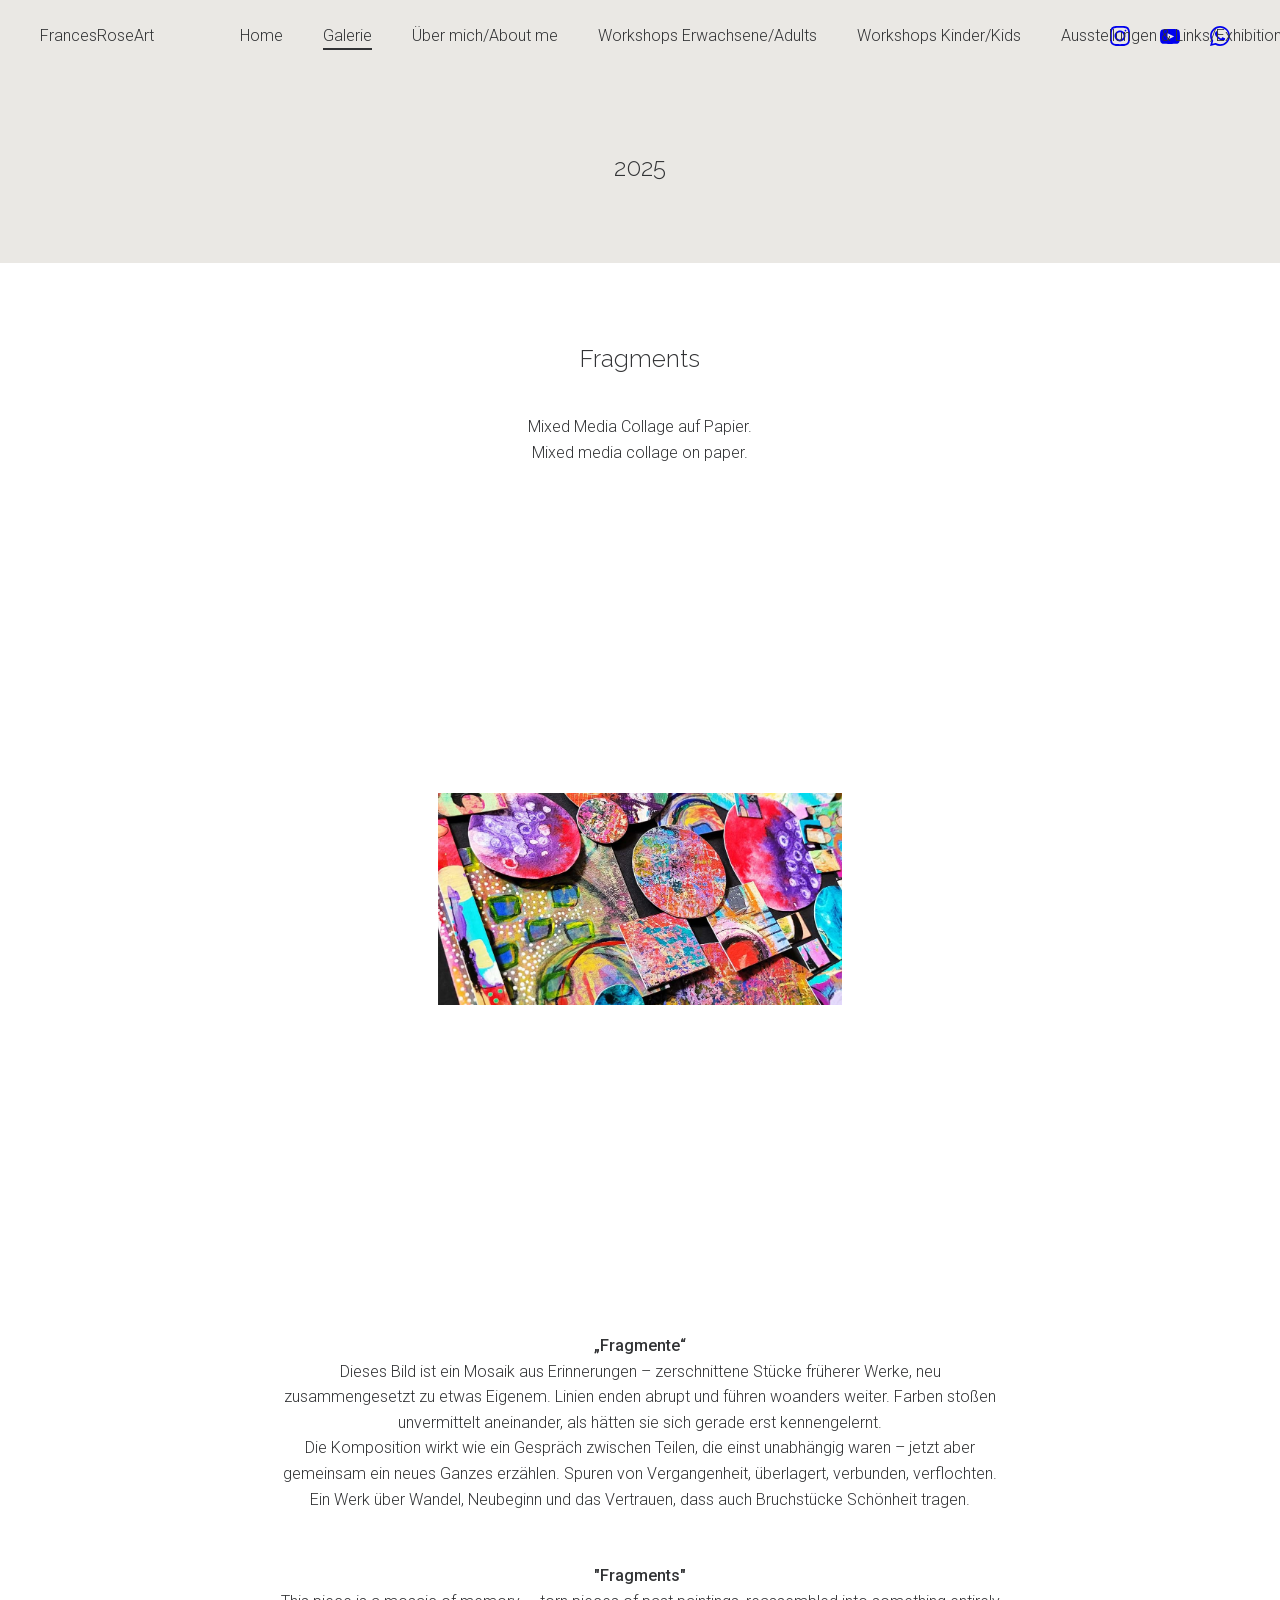
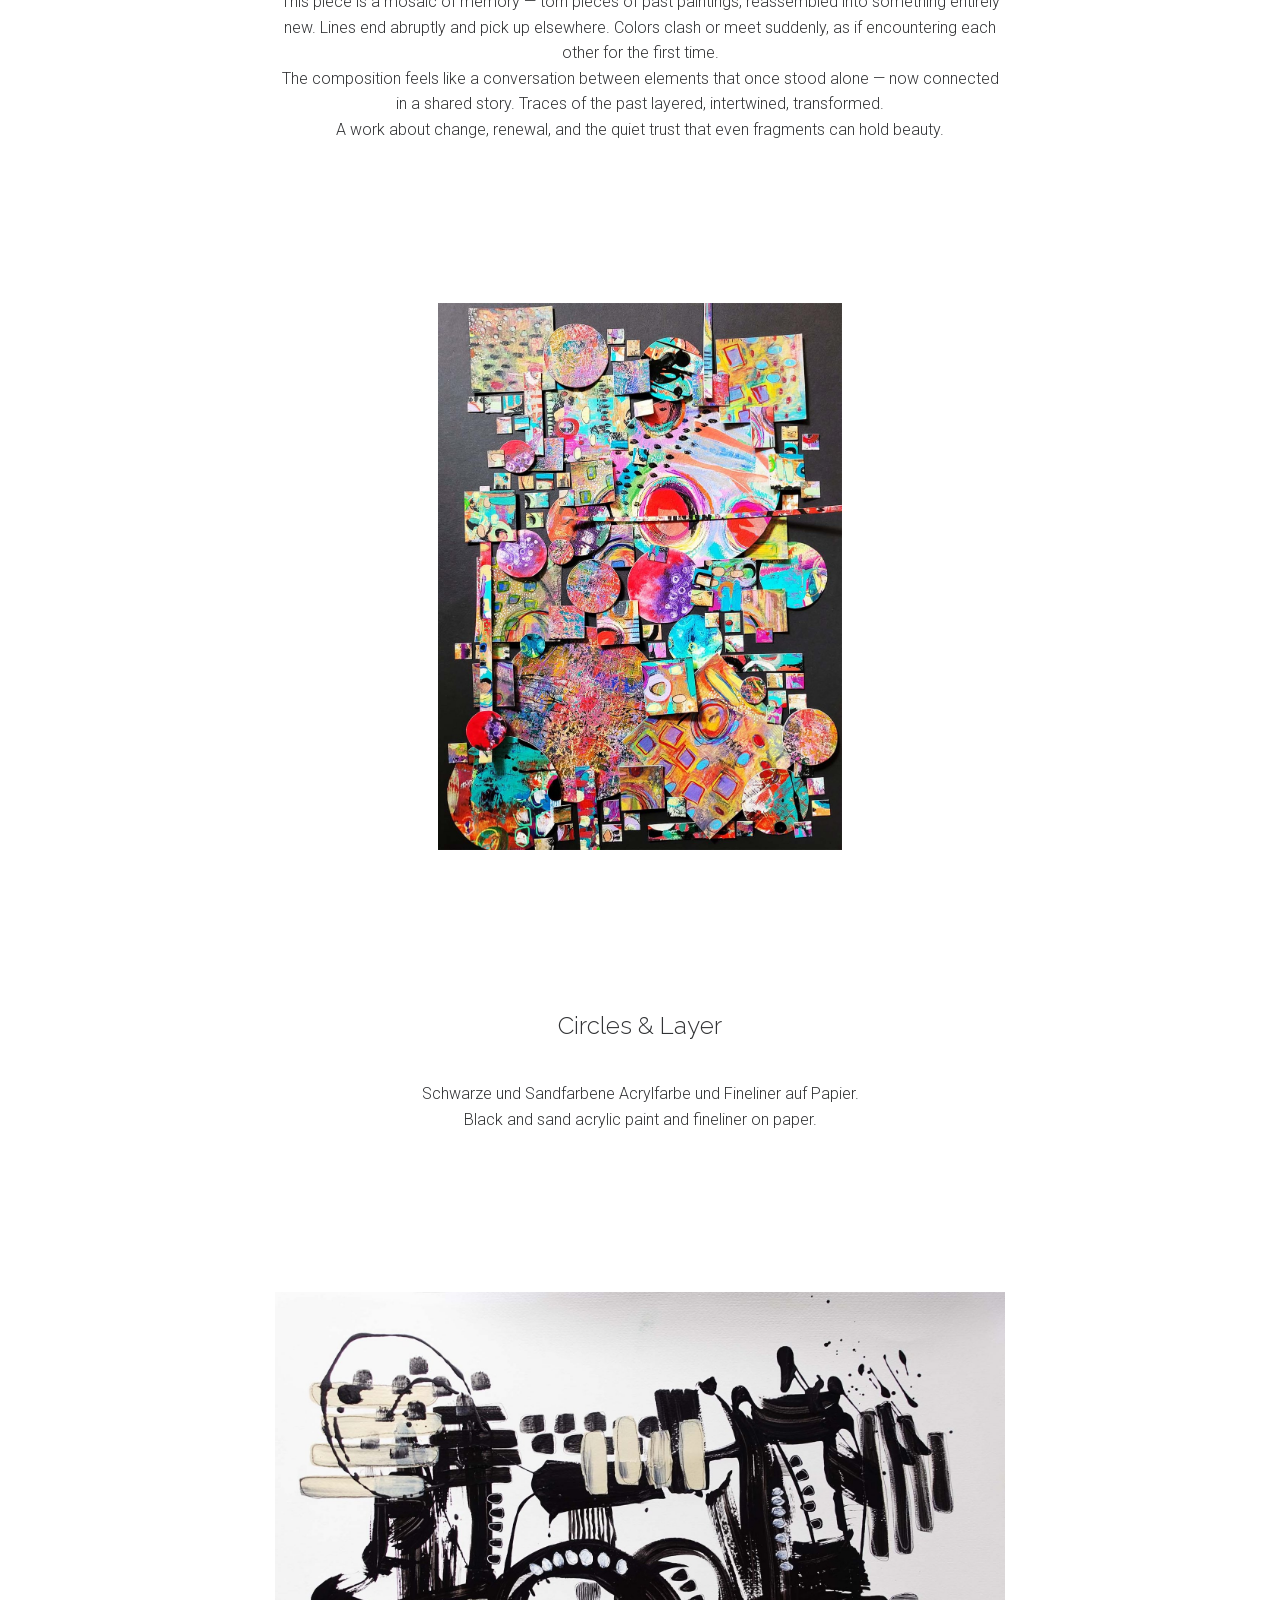
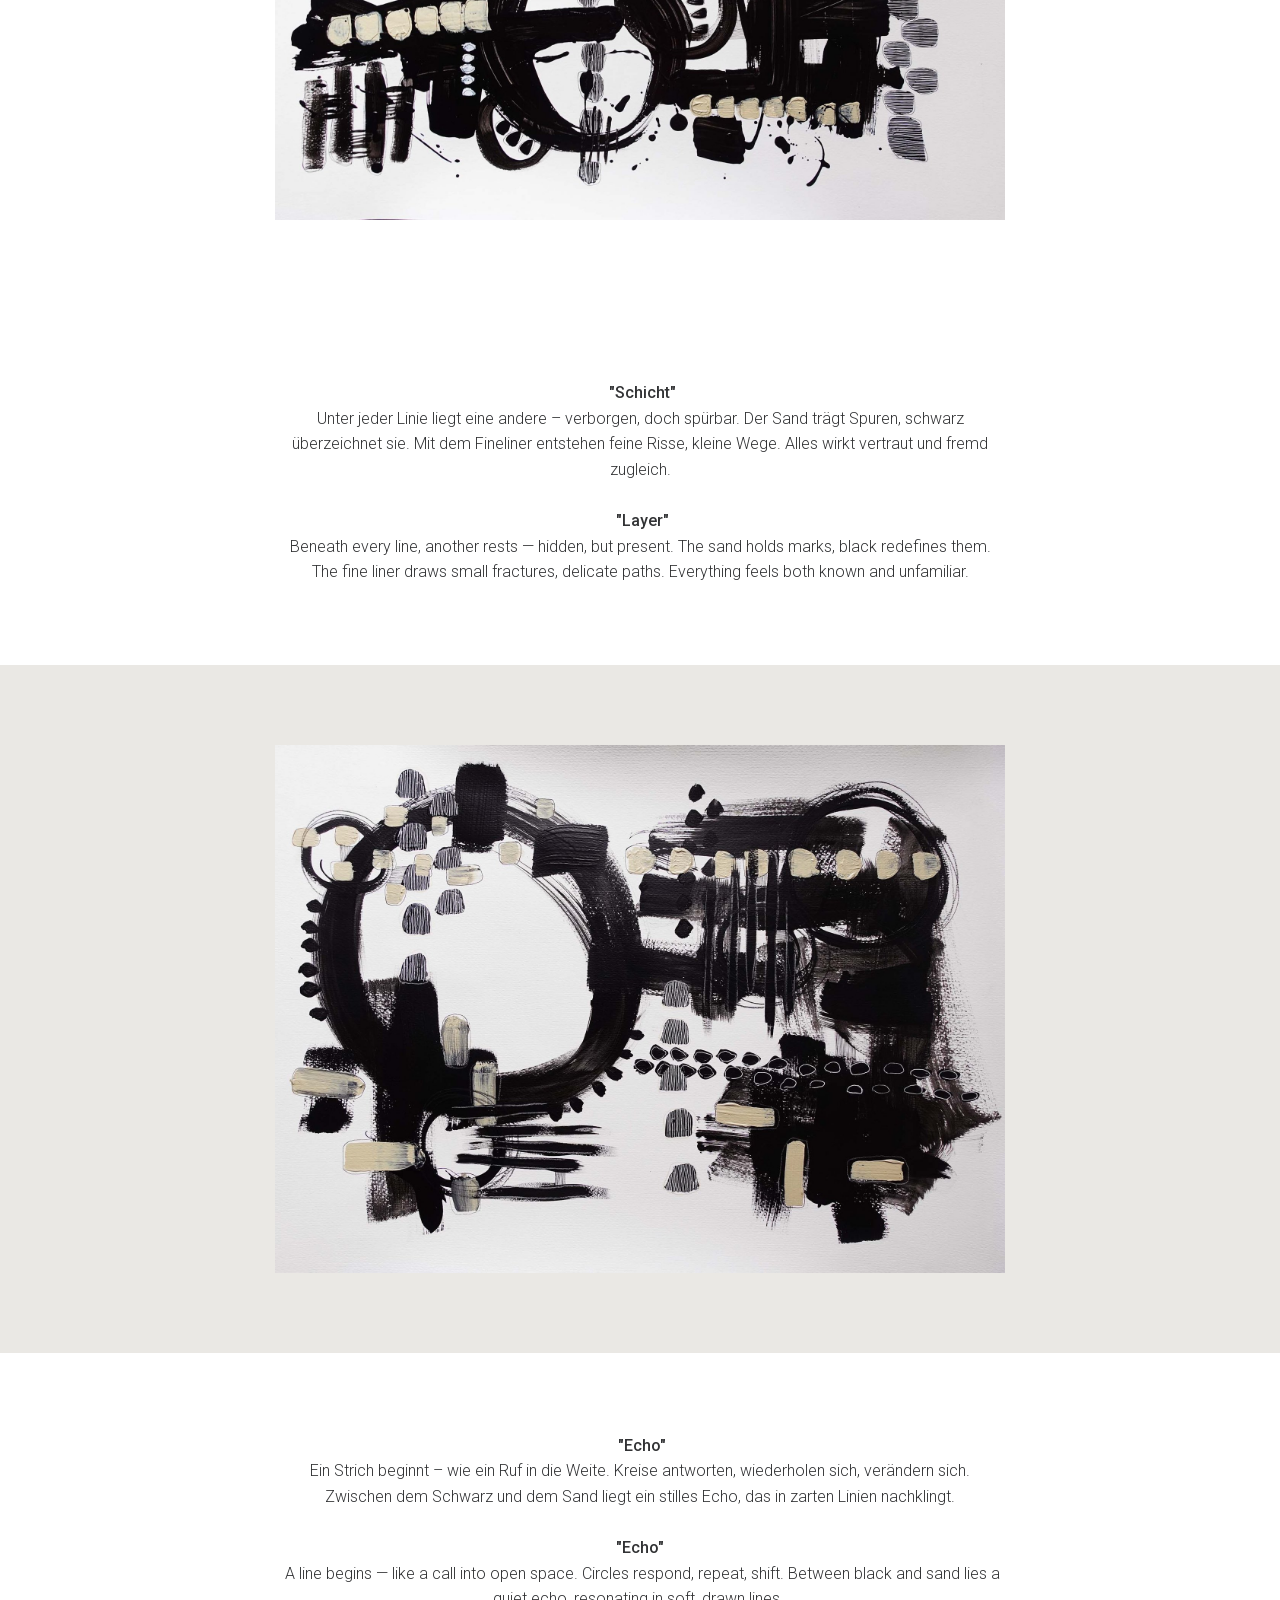
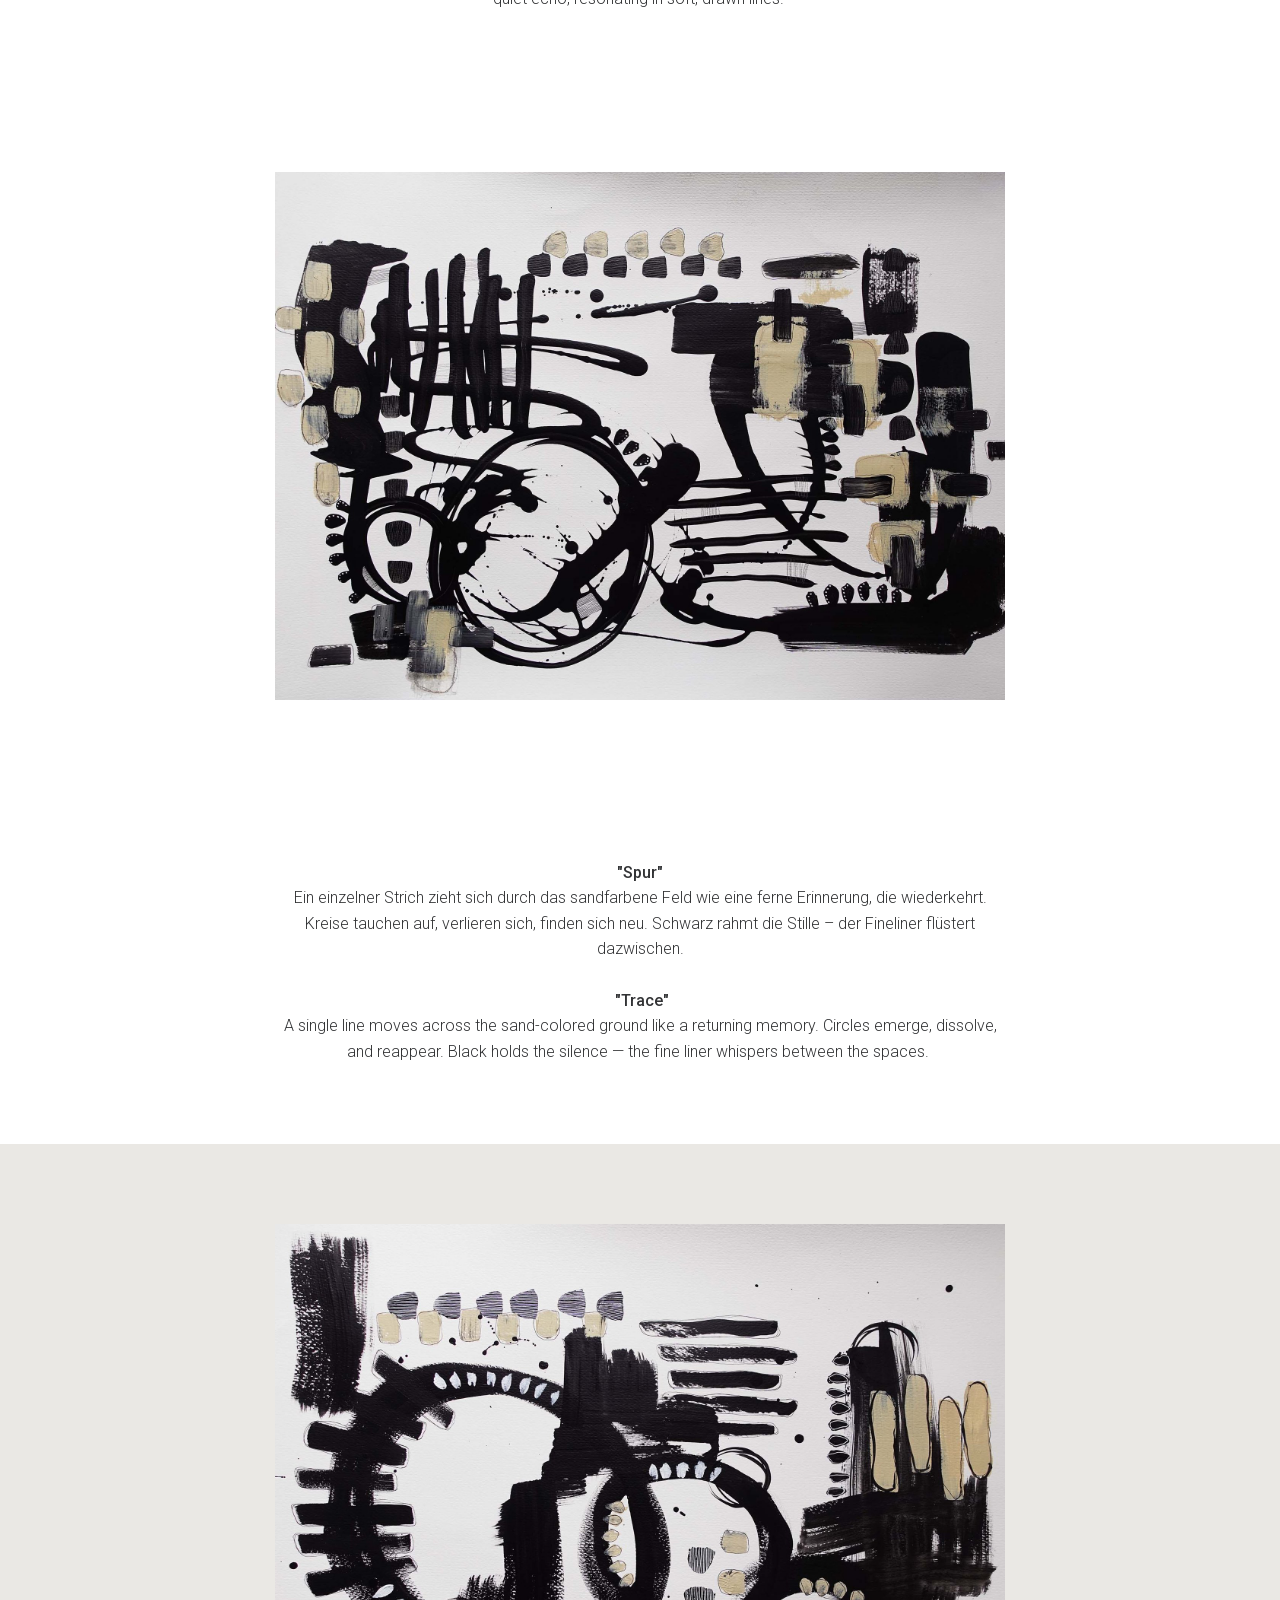
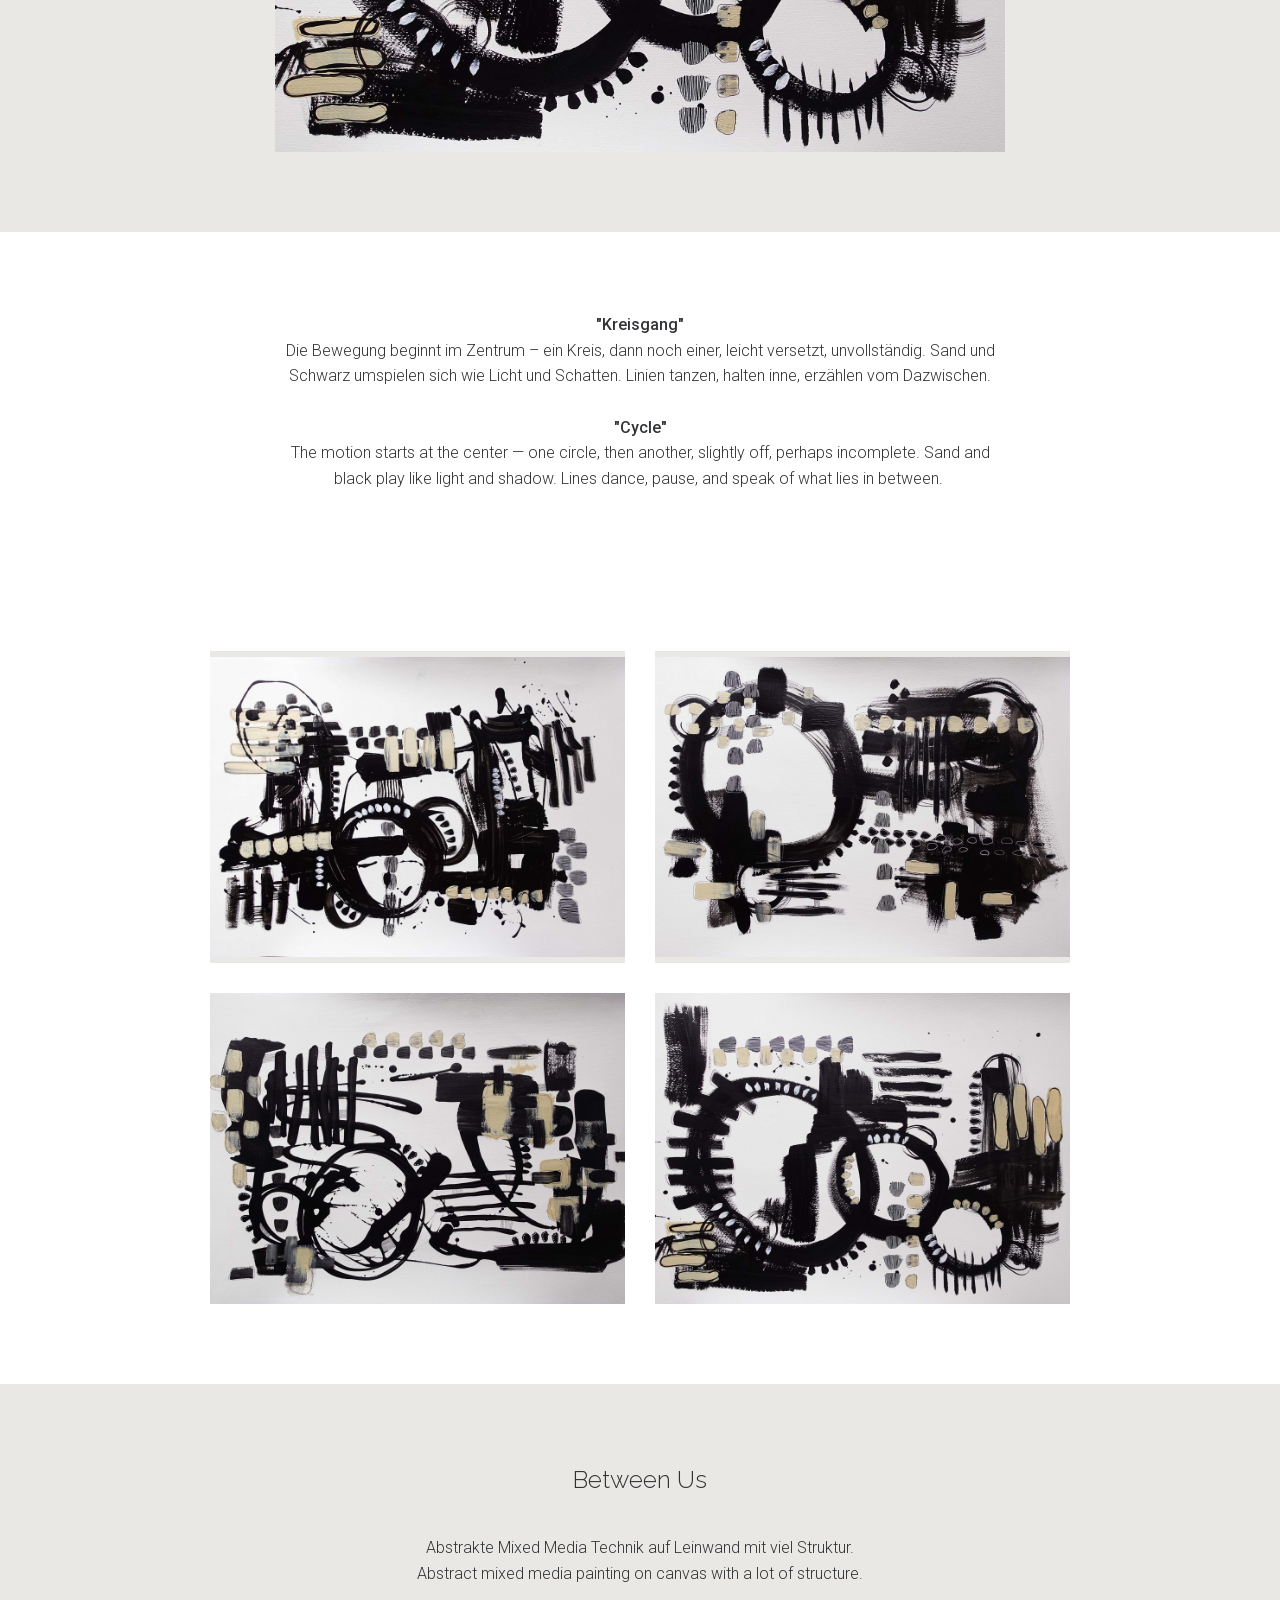
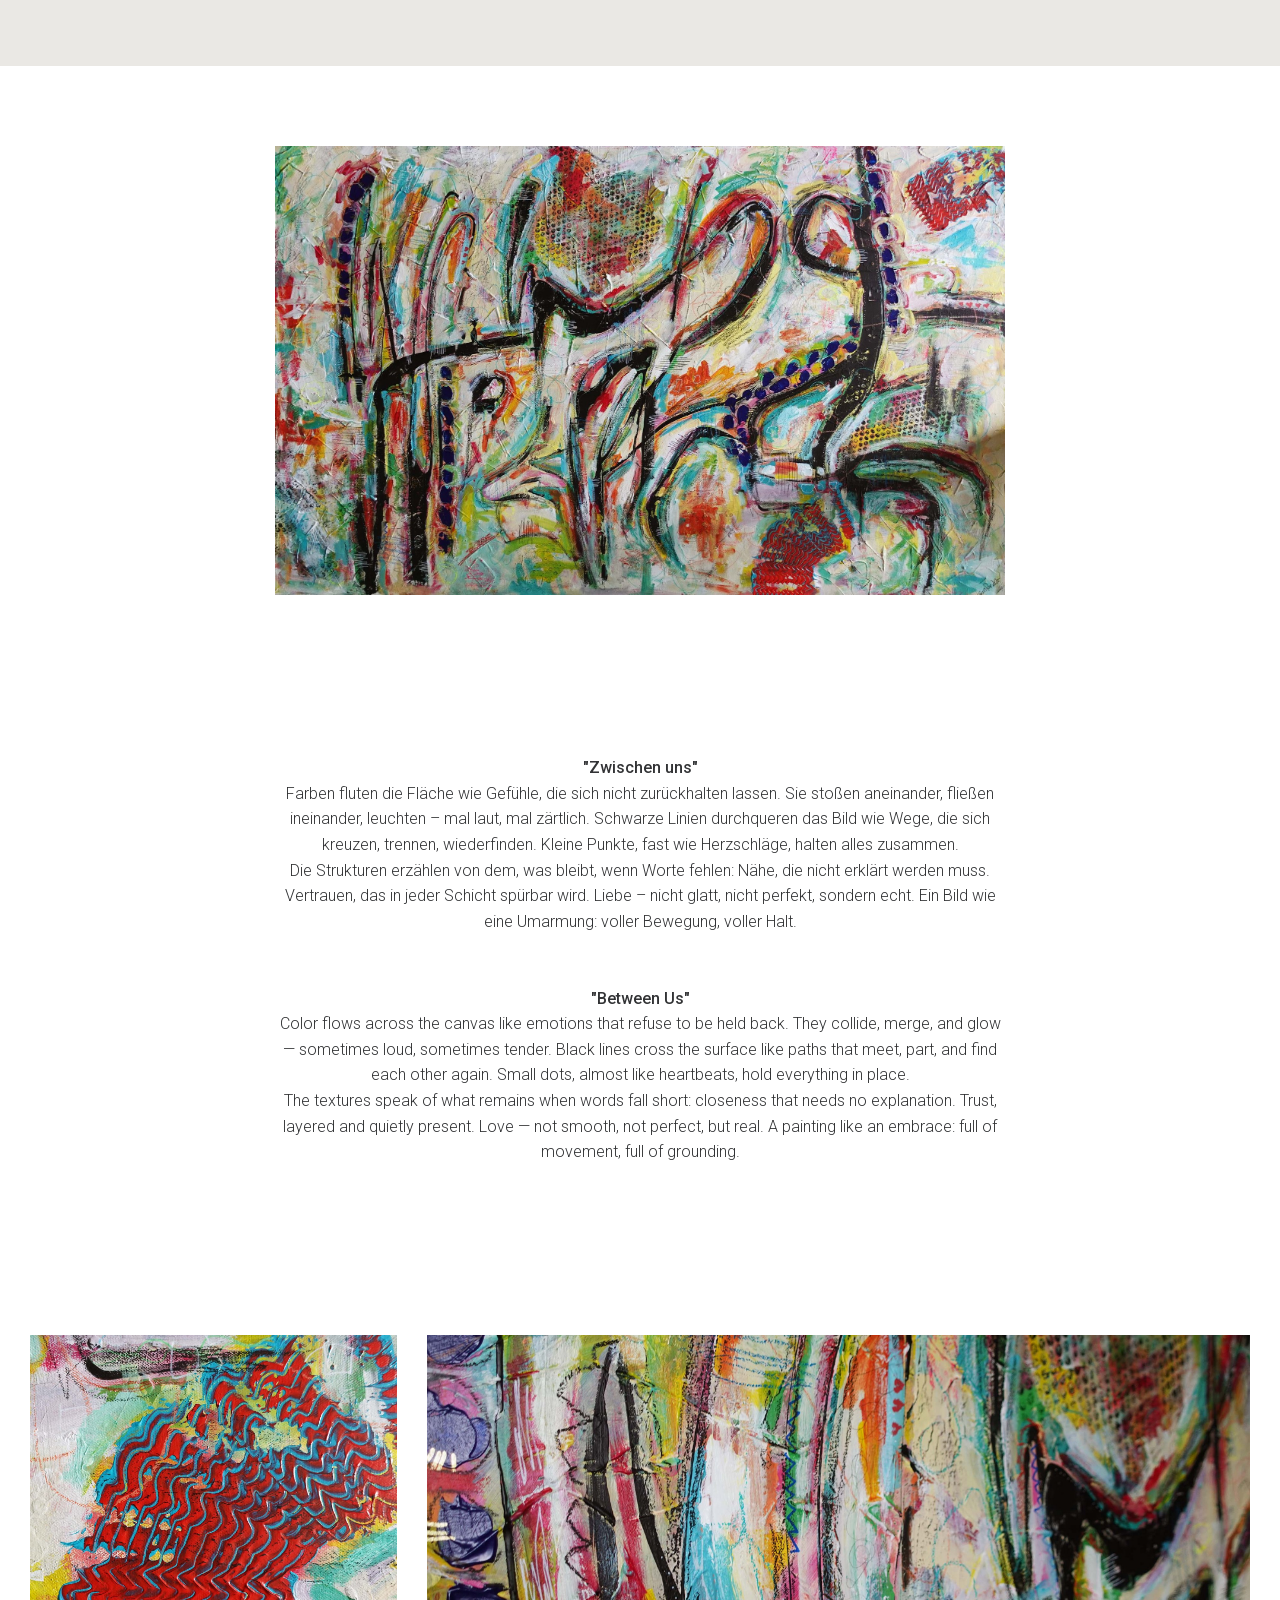
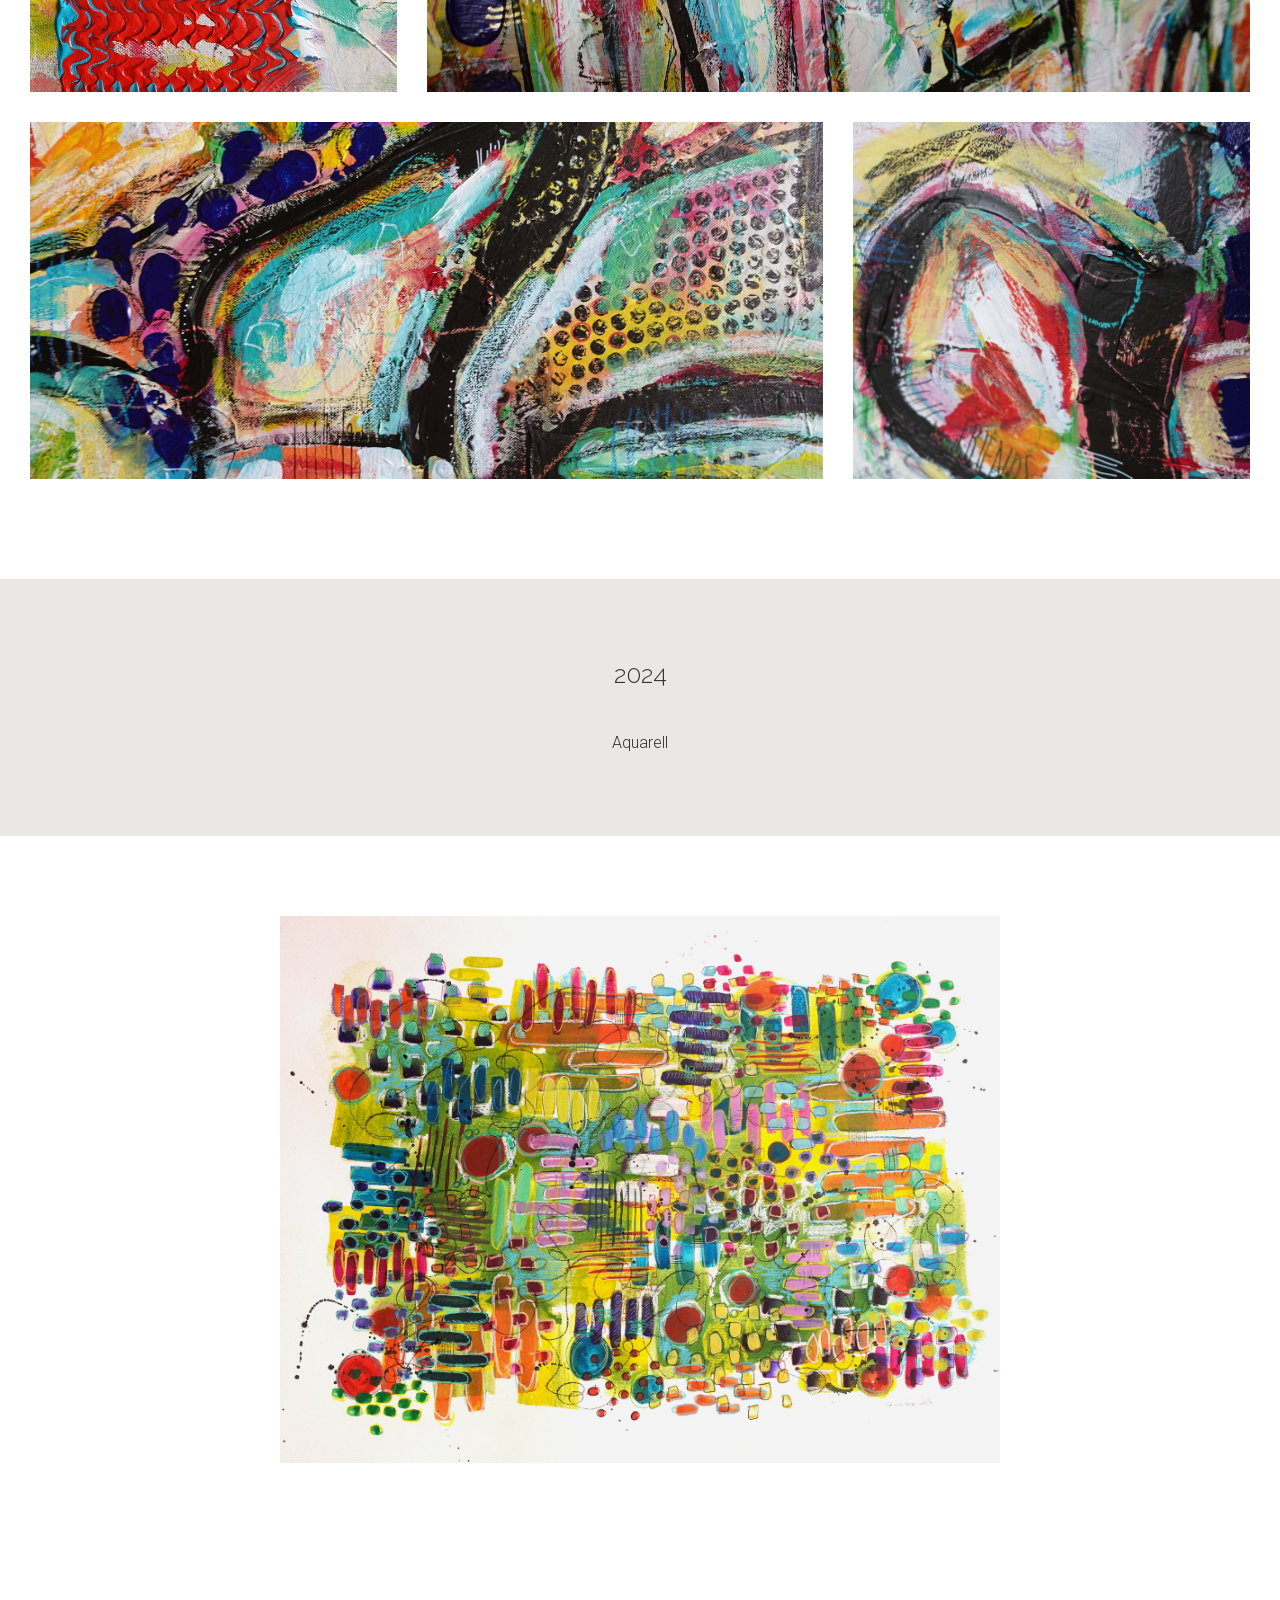
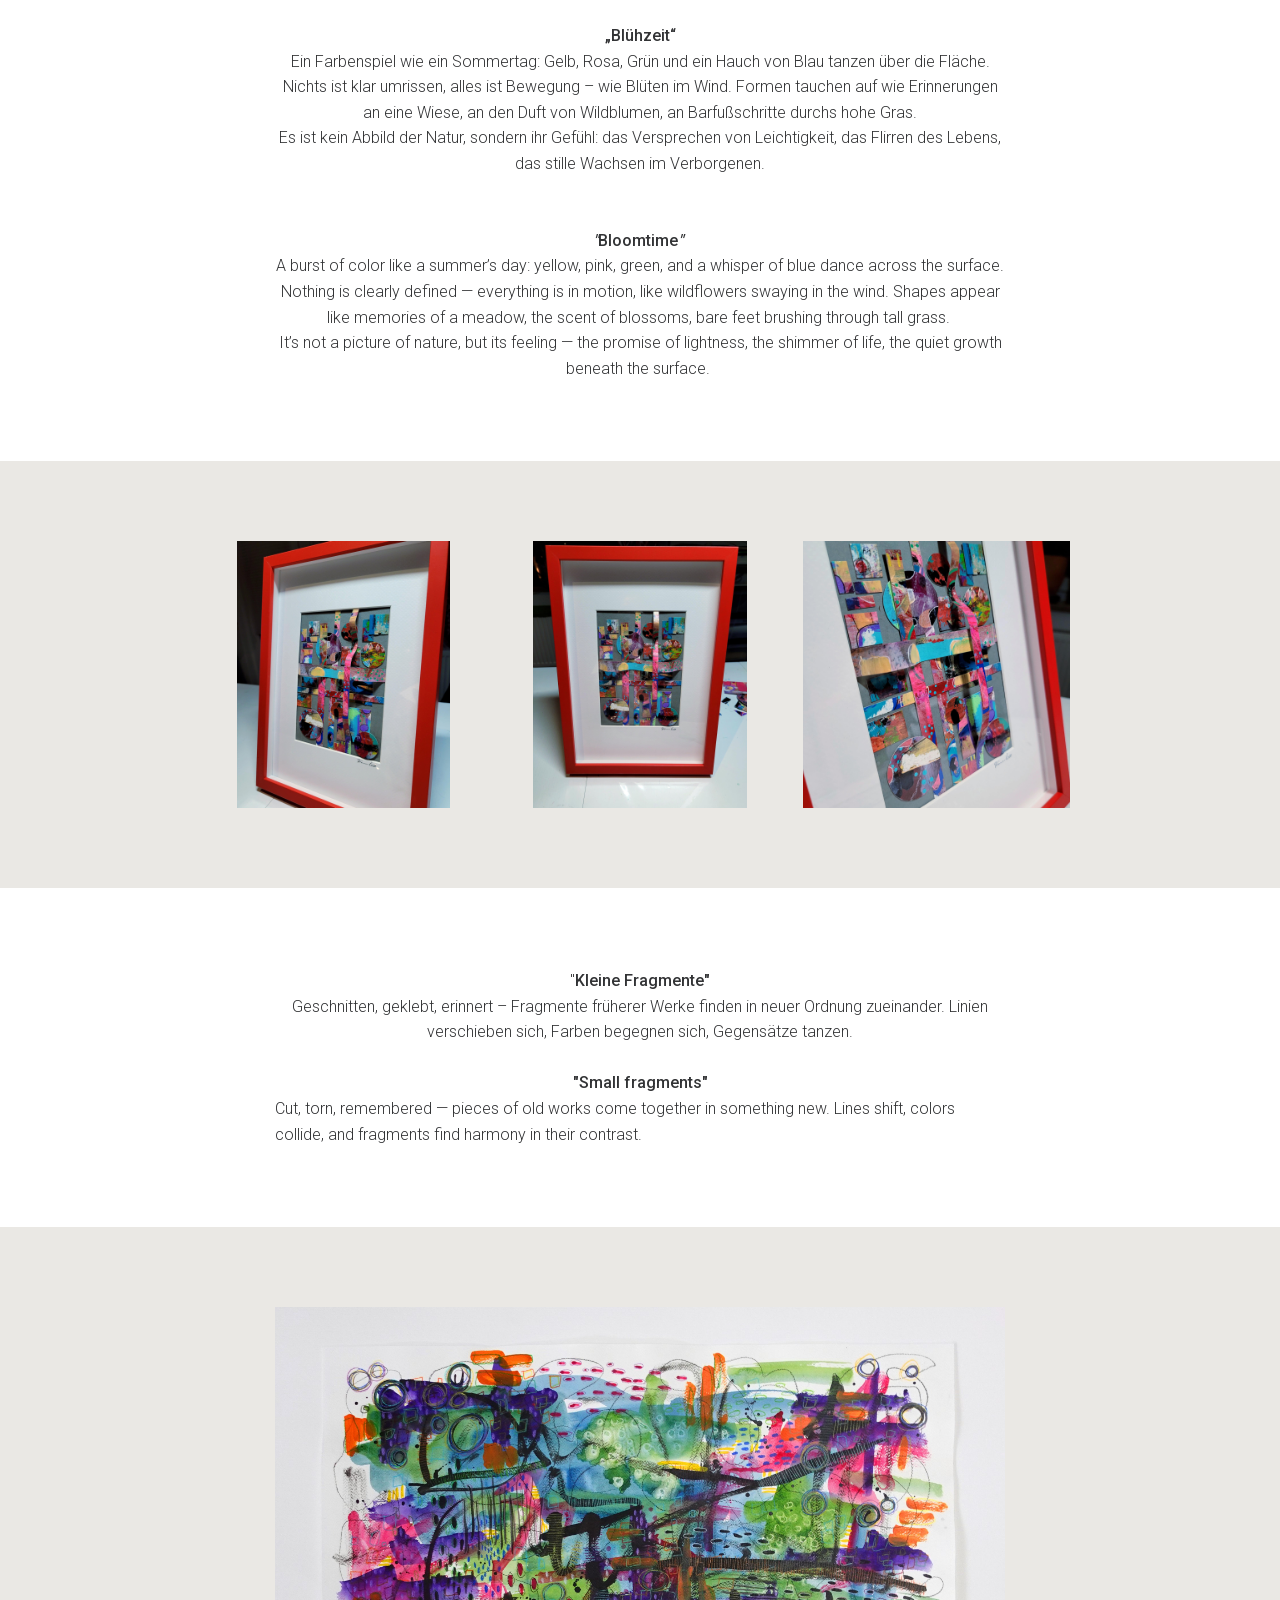
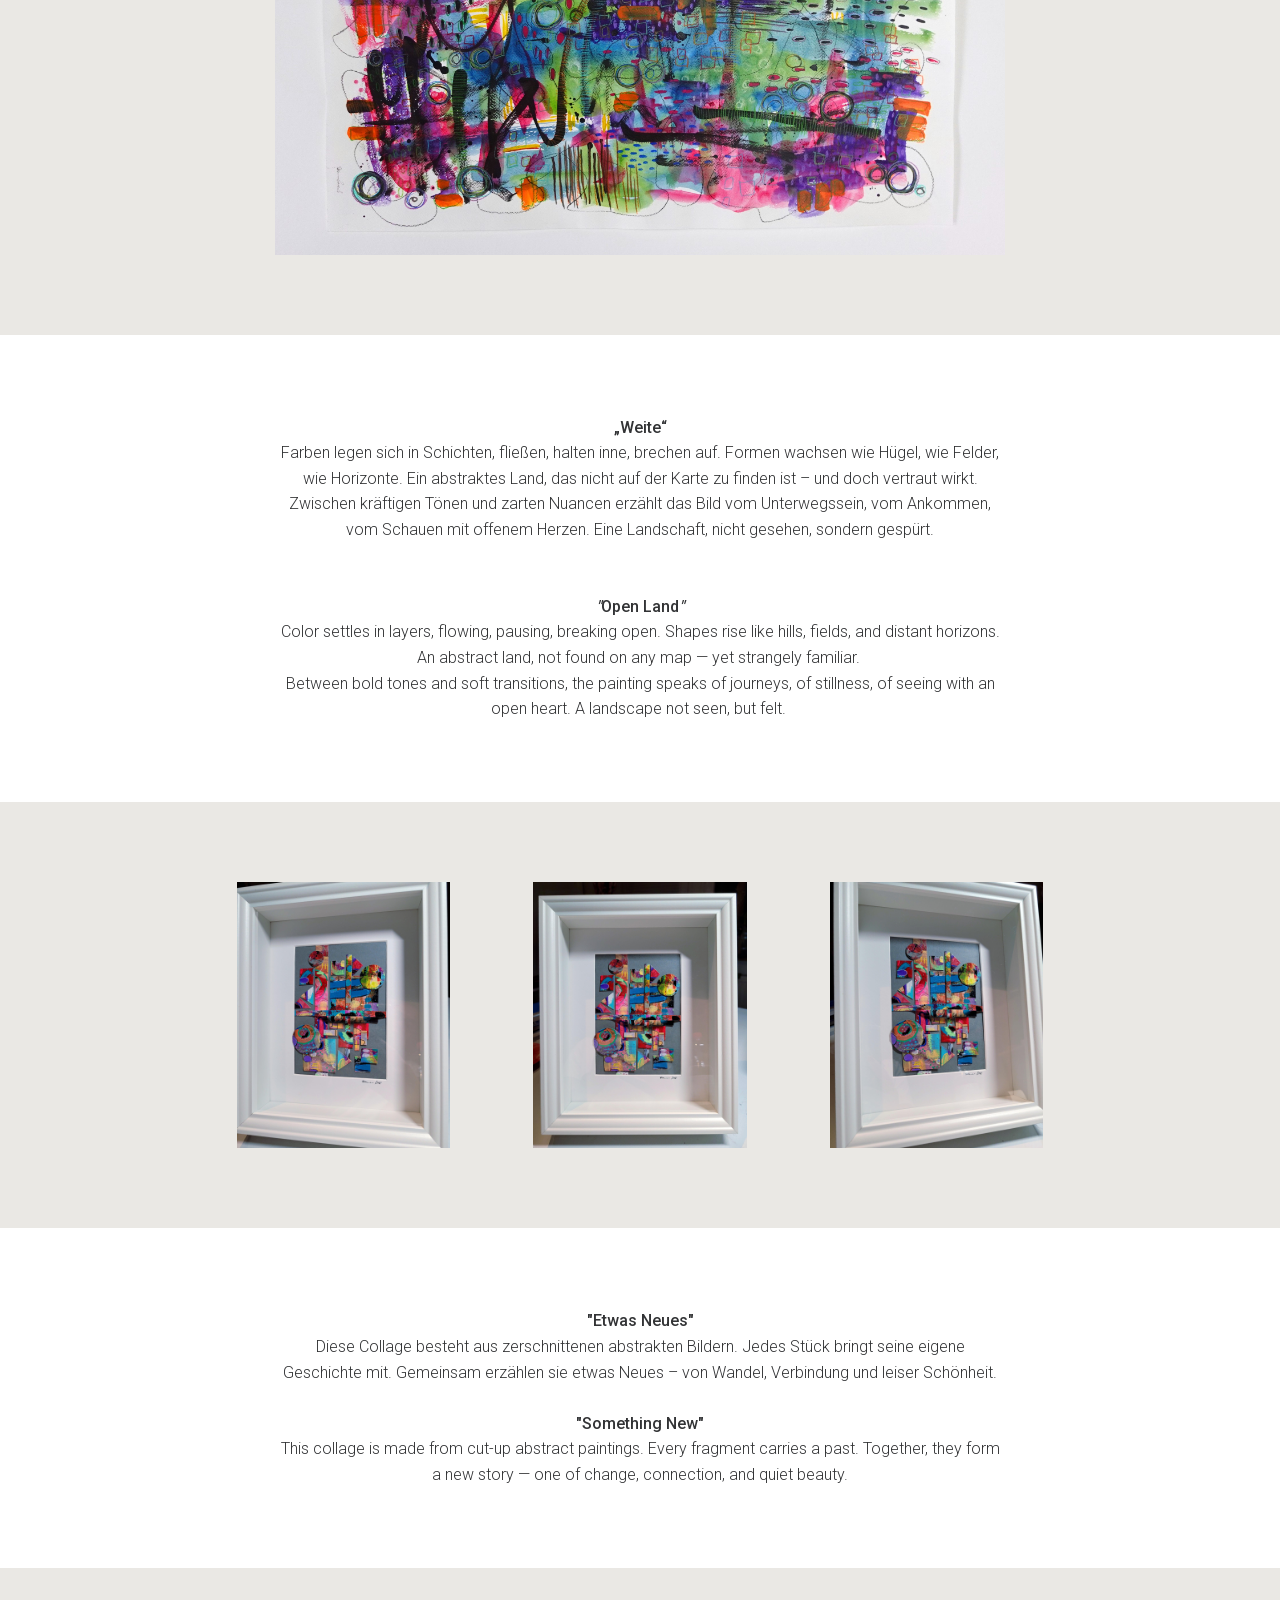
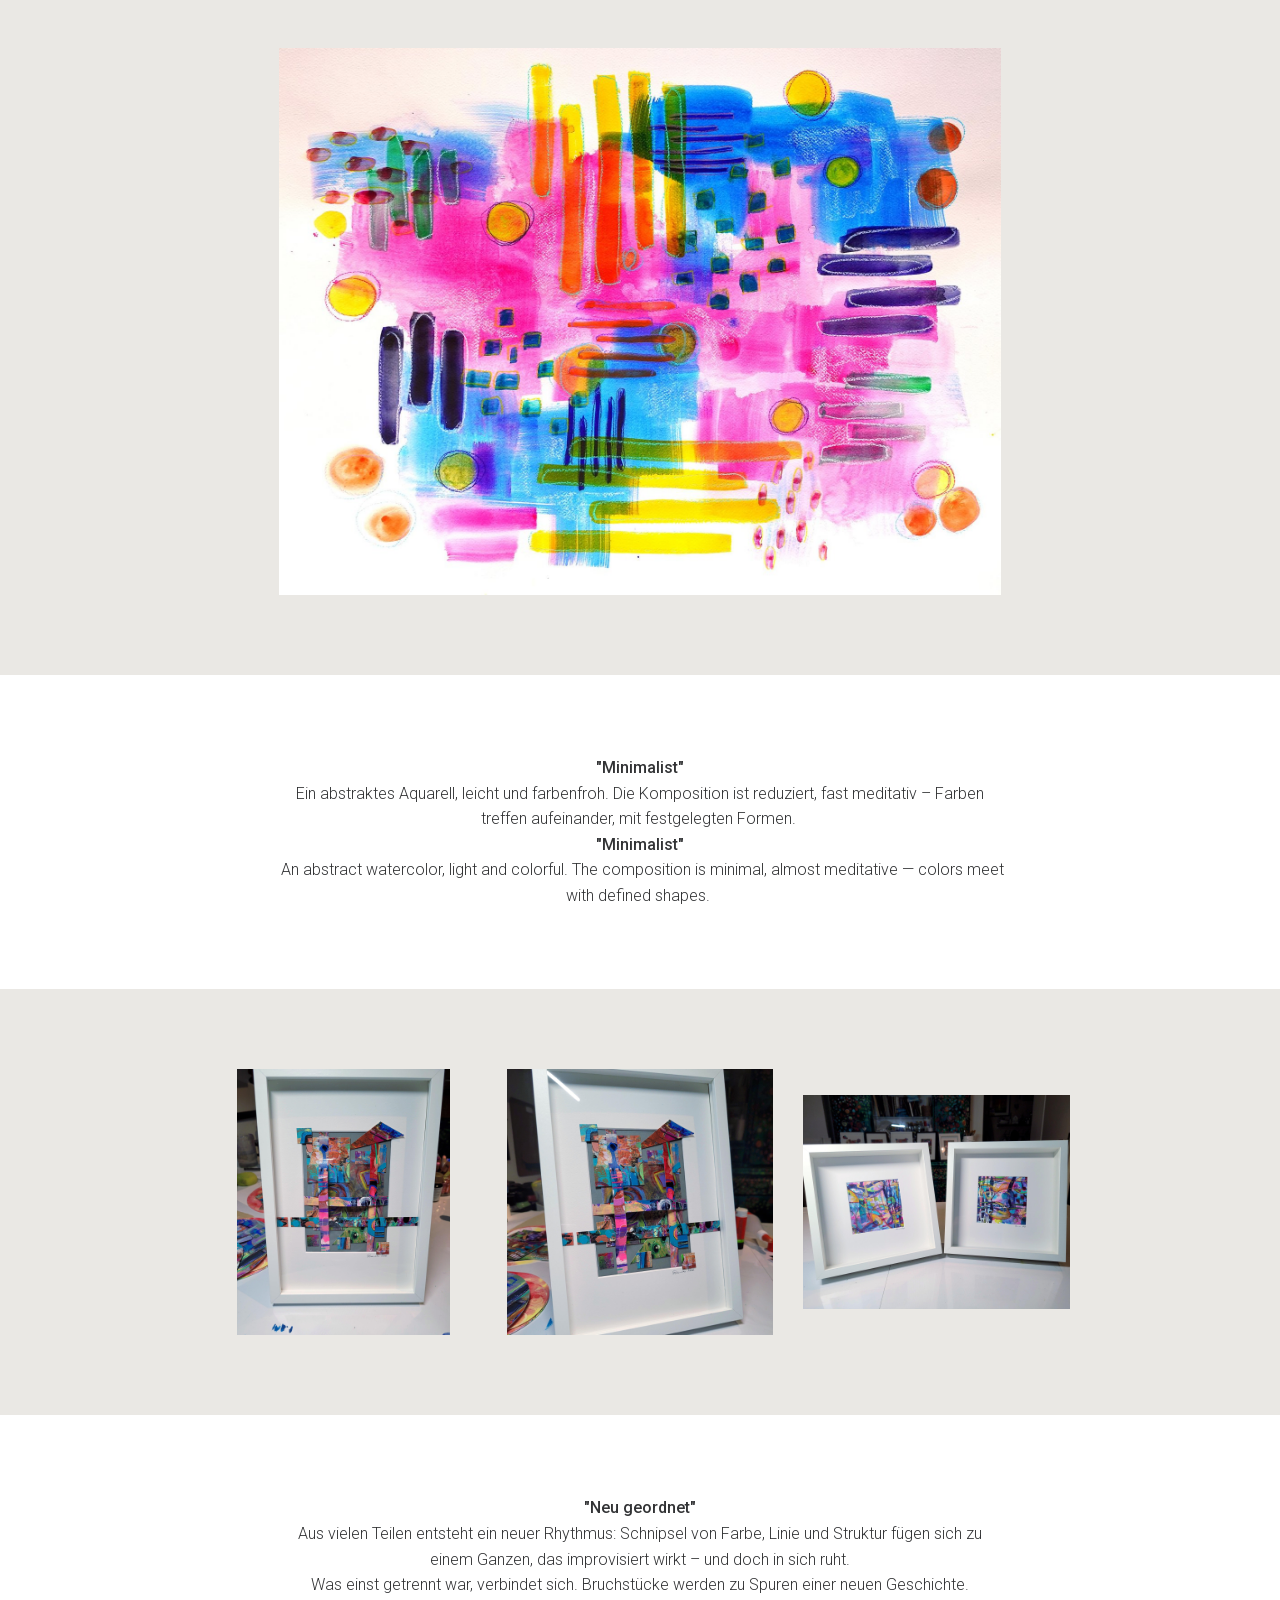
<file: galerie/index.html>
<!doctype html>
<html lang="de">
  <head>
    <meta charset="utf-8">
    <meta name="viewport" content="width=device-width, initial-scale=1">
    <meta name="format-detection" content="telephone=no">
    
    
    
    <link rel='shortcut icon' type='image/png' href="../assets/img/favicon.jpg" />
    <title>Galerie | FrancesRoseArt</title>
    
    <meta name="robots" content="index, follow, archive"><meta name="twitter:card" content="summary_large_image">
<meta property="og:type" content="website">
<meta name="generator" content="Jimdo Dolphin">
<meta property="og:title" content="Galerie | FrancesRoseArt">
<meta property="og:site_name" content="FrancesRoseArt">
<meta name="google-site-verification" content="zah1QKVyRRU0oQmavJsoxUB_8HCzB8Y1OtcdSbikHWY">
<meta property="og:description" content="2025">
<meta name="description" content="2025">
<meta property="og:image" content="../assets/img/519869676_8c92d4d4-fa83-4c13-a319-484ab6edc926.jpg">
<meta property="og:image:width" content="1200">
<meta property="og:image:height" content="630">

    <script type="application/ld+json">{"@context":"https://schema.org","@type":"","name":"FrancesRoseArt","url":"https://frances-rose-art.de/galerie/","@id":"https://frances-rose-art.de","description":"2025"}</script>
    
<link href="../assets/css/f4faa6a54e4f0d6421c0.css" rel="stylesheet" />
<link href="../assets/css/fonts.css" rel="stylesheet" />
<link href="../assets/css/fonts.css" rel="stylesheet" />
    <style>.css-1st5hyz{background-color:#eae8e4;}.css-1c375l0 .hugeTitleFontSize h1:not(.customScale){font-size:64px !important;}.css-1c375l0 h1:not(.customScale){font-size:48px !important;}.css-1c375l0 h2:not(.customScale), .css-1c375l0 .smallTitleFontSize h1, [data-css-1c375l0] .smallTitleFontSize h1, .css-1c375l0 h1.smallTitleFontSize, [data-css-1c375l0] h1.smallTitleFontSize{font-size:36px !important;}.css-1c375l0 h3:not(.customScale), .css-1c375l0 h4:not(.customScale), [data-css-1c375l0] h4:not(.customScale), .css-1c375l0 h5:not(.customScale), [data-css-1c375l0] h5:not(.customScale), .css-1c375l0 h6:not(.customScale), [data-css-1c375l0] h6:not(.customScale){font-size:24px !important;}.css-1c375l0 li:not(.customScale){font-size:18px !important;}.css-1c375l0 p:not(.customScale){font-size:18px !important;}.css-1c375l0 .customScale p, .css-1c375l0 .customScale h1, [data-css-1c375l0] .customScale h1, .css-1c375l0 .customScale h2, [data-css-1c375l0] .customScale h2, .css-1c375l0 .customScale h3, [data-css-1c375l0] .customScale h3, .css-1c375l0 .customScale h4, [data-css-1c375l0] .customScale h4, .css-1c375l0 .customScale h5, [data-css-1c375l0] .customScale h5, .css-1c375l0 .customScale h6, [data-css-1c375l0] .customScale h6{font-size:inherit !important;}@media only screen and (max-width: 1280px){.css-1c375l0 h1:not(.customScale){font-size:36px !important;}.css-1c375l0 h2:not(.customScale), .css-1c375l0 .smallTitleFontSize h1, [data-css-1c375l0] .smallTitleFontSize h1, .css-1c375l0 h1.smallTitleFontSize, [data-css-1c375l0] h1.smallTitleFontSize{font-size:24px !important;}.css-1c375l0 h3:not(.customScale), .css-1c375l0 h4:not(.customScale), [data-css-1c375l0] h4:not(.customScale), .css-1c375l0 h5:not(.customScale), [data-css-1c375l0] h5:not(.customScale), .css-1c375l0 h6:not(.customScale), [data-css-1c375l0] h6:not(.customScale){font-size:18px !important;}.css-1c375l0 p:not(.customScale){font-size:16px !important;}.css-1c375l0 li:not(.customScale){font-size:16px !important;}.css-1c375l0 .customScale p, .css-1c375l0 .customScale li, [data-css-1c375l0] .customScale li, .css-1c375l0 .customScale h1, [data-css-1c375l0] .customScale h1, .css-1c375l0 .customScale h2, [data-css-1c375l0] .customScale h2, .css-1c375l0 .customScale h3, [data-css-1c375l0] .customScale h3, .css-1c375l0 .customScale h4, [data-css-1c375l0] .customScale h4, .css-1c375l0 .customScale h5, [data-css-1c375l0] .customScale h5, .css-1c375l0 .customScale h6, [data-css-1c375l0] .customScale h6{font-size:inherit !important;}}@media only screen and (max-width: 800px){.css-1c375l0 .hugeTitleFontSize h1:not(.customScale){font-size:40px !important;}}.css-9s1hn{background-color:#FFFFFF;}.css-11ny15p{background-color:transparent !important;border-radius:0 !important;}.css-1nyslin{border-color:#000000 !important;}</style>
  <link rel="stylesheet" href="../assets/css/site.css"></head>
  <body>
    <div id="root"><div class="WJO2X"><main data-testid="static-page-main"><div class="Ks0Co eBtPw zfsFk" style="--headlineFontFamily:&quot;Raleway&quot;;--headlineNormalFontWeight:300;--headlineBoldFontWeight:500;--copyFontFamily:&quot;Roboto&quot;;--copyNormalFontWeight:300;--copyBoldFontWeight:500"><div><div></div><div class="nzRGu"><header class="foFqY css-1st5hyz"><div class="DyyGf qqrXP CHRTx"><div class="VMnwf" style="flex-basis: 140px;"><div class="aV61Y"><a href="../index.html" class="zofC1"><div class="Yc2rK CvWyc"><div class="Rjf5Z"><p class="fVQWf">FrancesRoseArt</p></div></div></a></div></div><div class="kqI0W"><div class="FZhvH"><nav><ul class="lXoOb DjAD4 NIvq5"><li class="L2ZRx Ptk8T"><a href="../index.html" class="d6OwN w8gOz xVIEQ"><span class="lo9Ld">Home</span></a></li><li class="L2ZRx Ptk8T"><a href="../galerie/" class="d6OwN w8gOz lwNfy xVIEQ"><span class="lo9Ld">Galerie</span></a></li><li class="L2ZRx Ptk8T"><a href="../ueber-mich-about-me/" class="d6OwN w8gOz xVIEQ"><span class="lo9Ld">Über mich/About me</span></a></li><li class="L2ZRx Ptk8T"><a href="../workshops-erwachsene-adults/" class="d6OwN w8gOz xVIEQ"><span class="lo9Ld">Workshops  Erwachsene/Adults</span></a></li><li class="L2ZRx Ptk8T"><a href="../workshops-kinder-kids/" class="d6OwN w8gOz xVIEQ"><span class="lo9Ld">Workshops Kinder/Kids</span></a></li><li class="L2ZRx Ptk8T"><a href="../ausstellungen-und-links-exhibitions-und-links/" class="d6OwN w8gOz xVIEQ"><span class="lo9Ld">Ausstellungen &amp; Links/Exhibitions&amp;Links</span></a></li><li class="L2ZRx Ptk8T"><a href="../kontakt-contact/" class="d6OwN w8gOz xVIEQ"><span class="lo9Ld">Kontakt/Contact</span></a></li><li class="L2ZRx Ptk8T"><a href="../presse-press/" class="d6OwN w8gOz xVIEQ"><span class="lo9Ld">Presse/Press</span></a></li><li class="L2ZRx Ptk8T"><a href="../wo-du-mich-noch-findest-where-to-find-me/" class="d6OwN w8gOz xVIEQ"><span class="lo9Ld">Wo du mich noch findest/ Where to find me</span></a></li></ul></nav></div></div><div class="S7q2B" style="flex-basis: 140px;"><div class="IS6uY"><div class="LDwHJ"><a href="https://www.instagram.com/francesroseart/?next=%2F" target="_blank" class="EqttM css-irzfol">
    <svg width="20px" height="20px" viewBox="0 0 20 20" version="1.1" xmlns="http://www.w3.org/2000/svg" xmlns:xlink="http://www.w3.org/1999/xlink">
        <g id="Symbols" stroke="none" stroke-width="1" fill="none" fill-rule="evenodd">
            <g id="Social/Instagram" transform="translate(-10.000000, -10.000000)">
                <path d="M24.0335249,11.8763976 C26.7380658,11.9994825 28.0013491,13.2827256 28.124434,15.9673067 C28.17267,17.0193498 28.1818182,17.3353786 28.1818182,20 C28.1818182,22.6654531 28.1718383,22.9806502 28.124434,24.0326933 C28.0005175,26.7147794 26.7405607,28.0005175 24.0335249,28.1236024 C22.9806502,28.1718383 22.6662847,28.1818182 20,28.1818182 C17.3353786,28.1818182 17.0193498,28.1718383 15.9673067,28.1236024 C13.2561127,27.9996858 11.9994825,26.7106212 11.8763976,24.0318616 C11.8281617,22.9798185 11.8181818,22.6646214 11.8181818,19.9991683 C11.8181818,17.3345469 11.8289933,17.0193498 11.8763976,15.9664751 C12.0003142,13.2827256 13.2602709,11.9986509 15.9673067,11.875566 C17.0201815,11.8281617 17.3353786,11.8181818 20,11.8181818 C22.6646214,11.8181818 22.9806502,11.8281617 24.0335249,11.8763976 Z M20,10 C17.2841667,10 16.9441667,10.0116667 15.8775,10.06 C12.2458333,10.2266667 10.2275,12.2416667 10.0608333,15.8766667 C10.0116667,16.9441667 10,17.2841667 10,20 C10,22.7158333 10.0116667,23.0566667 10.06,24.1233333 C10.2266667,27.755 12.2416667,29.7733333 15.8766667,29.94 C16.9441667,29.9883333 17.2841667,30 20,30 C22.7158333,30 23.0566667,29.9883333 24.1233333,29.94 C27.7516667,29.7733333 29.775,27.7583333 29.9391667,24.1233333 C29.9883333,23.0566667 30,22.7158333 30,20 C30,17.2841667 29.9883333,16.9441667 29.94,15.8775 C29.7766667,12.2491667 27.7591667,10.2275 24.1241667,10.0608333 C23.0566667,10.0116667 22.7158333,10 20,10 Z M20,14.5454545 C16.9876958,14.5454545 14.5454545,16.9874977 14.5454545,19.9995574 C14.5454545,23.0116172 16.9876958,25.4545455 20,25.4545455 C23.0123042,25.4545455 25.4545455,23.0125023 25.4545455,19.9995574 C25.4545455,16.9874977 23.0123042,14.5454545 20,14.5454545 Z M20,23.6363636 C17.9918182,23.6363636 16.3636364,22.0090909 16.3636364,20 C16.3636364,17.9918182 17.9918182,16.3636364 20,16.3636364 C22.0081818,16.3636364 23.6363636,17.9918182 23.6363636,20 C23.6363636,22.0090909 22.0081818,23.6363636 20,23.6363636 Z M25.4551768,13.6363636 C24.9526515,13.6363636 24.5454545,14.0435606 24.5454545,14.5454545 C24.5454545,15.0473485 24.9526515,15.4545455 25.4551768,15.4545455 C25.9570707,15.4545455 26.3636364,15.0473485 26.3636364,14.5454545 C26.3636364,14.0435606 25.9570707,13.6363636 25.4551768,13.6363636 Z" fill="currentColor"></path>
            </g>
        </g>
    </svg></a><a href="https://www.youtube.com/@francesroseart3865" target="_blank" class="EqttM css-irzfol">
    <svg width="20px" height="15px" viewBox="0 0 20 15" version="1.1" xmlns="http://www.w3.org/2000/svg" xmlns:xlink="http://www.w3.org/1999/xlink">
        <g id="Symbols" stroke="none" stroke-width="1" fill="none" fill-rule="evenodd">
            <g id="Social/Youtube" transform="translate(-10.000000, -13.000000)">
                <path d="M26.3457424,13.1534368 C23.3424258,12.9484379 16.6532963,12.9492713 13.6541463,13.1534368 C10.4066644,13.3751022 10.0241665,15.336758 10,20.5000626 C10.0241665,25.6542006 10.4033311,27.6241896 13.6541463,27.8466884 C16.6541296,28.0508539 23.3424258,28.0516872 26.3457424,27.8466884 C29.5932243,27.625023 29.9757222,25.6633672 29.9998887,20.5000626 C29.9757222,15.3459246 29.5965576,13.3759356 26.3457424,13.1534368 Z M17.4999583,23.8333774 L17.4999583,17.1667478 L24.1665878,20.4942293 L17.4999583,23.8333774 Z" fill="currentColor" fill-rule="nonzero"></path>
            </g>
        </g>
    </svg></a><a href="https://wa.me/4915237843049" target="_blank" class="EqttM css-irzfol">
    <svg width="20" height="21" viewBox="0 0 20 21" fill="none" xmlns="http://www.w3.org/2000/svg">
        <g clip-path="url(#clip0)">
            <path fill-rule="evenodd" clip-rule="evenodd" d="M17.0859 2.92031C15.206 1.03806 12.7059 0.000954973 10.042 0C4.55283 0 0.0854701 4.46689 0.0835601 9.9575C0.0826052 11.7127 0.54147 13.426 1.41288 14.9358L0 20.0965L5.27909 18.7117C6.73351 19.5053 8.37129 19.9231 10.0377 19.9236H10.042C10.0425 19.9236 10.0415 19.9236 10.042 19.9236C15.5302 19.9236 19.9981 15.4562 20 9.96562C20.001 7.30459 18.9662 4.80256 17.0859 2.92031ZM10.042 18.2419H10.0387C8.55369 18.2414 7.09688 17.8422 5.82581 17.0883L5.52356 16.9088L2.39077 17.7305L3.22685 14.676L3.03013 14.3628C2.20169 13.0449 1.76384 11.5217 1.76479 9.95798C1.7667 5.39464 5.47964 1.68171 10.0454 1.68171C12.2561 1.68266 14.3341 2.54453 15.897 4.10925C17.4598 5.67349 18.3197 7.75343 18.3188 9.96467C18.3169 14.5285 14.6039 18.2419 10.042 18.2419ZM14.582 12.0427C14.3332 11.9181 13.1099 11.3164 12.8816 11.2333C12.6534 11.1503 12.4877 11.1087 12.322 11.358C12.1563 11.6072 11.6793 12.1678 11.5342 12.3335C11.389 12.4996 11.2439 12.5202 10.9951 12.3956C10.7463 12.2709 9.94461 12.0083 8.99394 11.1608C8.25431 10.5009 7.75486 9.68629 7.6097 9.43704C7.46455 9.1878 7.59442 9.05314 7.71857 8.92948C7.8303 8.81774 7.96734 8.63869 8.09196 8.49353C8.21659 8.34837 8.25765 8.24428 8.34073 8.07859C8.42382 7.91243 8.38228 7.76727 8.3202 7.64265C8.25813 7.51803 7.76059 6.29327 7.55288 5.79525C7.3509 5.31013 7.14559 5.37602 6.99327 5.3679C6.84811 5.36074 6.68242 5.35931 6.51626 5.35931C6.35057 5.35931 6.08079 5.42138 5.85255 5.67063C5.62431 5.91988 4.98162 6.52199 4.98162 7.74626C4.98162 8.97102 5.87308 10.1542 5.99771 10.3204C6.12233 10.4866 7.75247 12.9996 10.2483 14.0777C10.8418 14.3341 11.3054 14.4874 11.6669 14.602C12.2628 14.7916 12.8052 14.7648 13.234 14.7009C13.712 14.6292 14.7061 14.0987 14.9133 13.5176C15.1206 12.9365 15.1206 12.438 15.0585 12.3344C14.9964 12.2299 14.8307 12.1673 14.582 12.0427Z" fill="currentColor"></path>
        </g>
        <defs>
            <clipPath id="clip0">
            <rect width="20" height="20.0965" fill="white"></rect>
        </clipPath>
        </defs>
    </svg></a></div></div></div><button class="frbg-burger" aria-label="Menü öffnen"><span></span><span></span><span></span></button><div class="G4Yk_ QetrU" style="background-color: rgb(234, 232, 228);"><div class="bEi0A"><ul class="h29F6"><li class="HoOCC j6iCP iRwdb"><div class="ZuOGq"><a href="../index.html" class="d6OwN w8gOz xVIEQ SR1jc"><span class="lo9Ld">Home</span></a></div></li><li class="HoOCC j6iCP iRwdb"><div class="ZuOGq"><a href="../galerie/" class="d6OwN w8gOz lwNfy xVIEQ SR1jc"><span class="lo9Ld">Galerie</span></a></div></li><li class="HoOCC j6iCP iRwdb"><div class="ZuOGq"><a href="../ueber-mich-about-me/" class="d6OwN w8gOz xVIEQ SR1jc"><span class="lo9Ld">Über mich/About me</span></a></div></li><li class="HoOCC j6iCP iRwdb"><div class="ZuOGq"><a href="../workshops-erwachsene-adults/" class="d6OwN w8gOz xVIEQ SR1jc"><span class="lo9Ld">Workshops  Erwachsene/Adults</span></a></div></li><li class="HoOCC j6iCP iRwdb"><div class="ZuOGq"><a href="../workshops-kinder-kids/" class="d6OwN w8gOz xVIEQ SR1jc"><span class="lo9Ld">Workshops Kinder/Kids</span></a></div></li><li class="HoOCC j6iCP iRwdb"><div class="ZuOGq"><a href="../ausstellungen-und-links-exhibitions-und-links/" class="d6OwN w8gOz xVIEQ SR1jc"><span class="lo9Ld">Ausstellungen &amp; Links/Exhibitions&amp;Links</span></a></div></li><li class="HoOCC j6iCP iRwdb"><div class="ZuOGq"><a href="../kontakt-contact/" class="d6OwN w8gOz xVIEQ SR1jc"><span class="lo9Ld">Kontakt/Contact</span></a></div></li><li class="HoOCC j6iCP iRwdb"><div class="ZuOGq"><a href="../presse-press/" class="d6OwN w8gOz xVIEQ SR1jc"><span class="lo9Ld">Presse/Press</span></a></div></li><li class="HoOCC j6iCP iRwdb"><div class="ZuOGq"><a href="../wo-du-mich-noch-findest-where-to-find-me/" class="d6OwN w8gOz xVIEQ SR1jc"><span class="lo9Ld">Wo du mich noch findest/ Where to find me</span></a></div></li></ul></div><div class="sTnOy"></div></div></div></header></div></div></div><div class="Ks0Co css-1c375l0 eBtPw zfsFk" style="--headlineFontFamily:&quot;Raleway&quot;;--headlineNormalFontWeight:300;--headlineBoldFontWeight:500;--copyFontFamily:&quot;Roboto&quot;;--copyNormalFontWeight:300;--copyBoldFontWeight:500"><section class="oXRwe css-1st5hyz" id="83b9f933-9d49-4afd-9976-04a1db84b237"><div class="plfvA"><div class="dh9us" data-testid="static-text-element"><div class="Rjf5Z"><div class=""><h2 class="text-align-center">2025</h2></div></div></div></div></section><section class="oXRwe css-9s1hn" id="3521cb8b-8fab-4937-8569-ecca20f37c5c"><div class="plfvA"><div class="dh9us" data-testid="static-text-element"><div class="Rjf5Z"><div class=""><h2 class="text-align-center">Fragments</h2></div></div></div><div class="ilvkj"><div class="dh9us" data-testid="static-text-element"><div class="Rjf5Z"><div class=""><p class="text-align-center">Mixed Media Collage auf Papier.<br>Mixed media collage on paper.</p></div></div></div></div></div></section><section class="oXRwe css-9s1hn" id="bcf3a2e8-c42b-4f33-b583-2823c5487461"><div class="plfvA"><div class="rhaBK" style="transition:transform 200ms, opacity 200ms;width:100%;transform:translateY(0px);opacity:1"><div class="neGLE"><div class="FHs03" style="padding-bottom:75%"><div class="OAT9p"><img class="WCO6N" style="width:55.44%" draggable="false" src="../assets/img/519869676_8c92d4d4-fa83-4c13-a319-484ab6edc926.jpg" sizes="(min-width:1441px) 1440px,(min-width:1281px) 1280px,(max-width:900px) 100vw,(max-width:1440px) 900px" alt="" loading="lazy"/></div></div></div></div></div></section><section class="oXRwe css-9s1hn" id="8f2a28e3-665c-4d08-a7d9-6e6f9f8f0788"><div class="plfvA"><div class="ilvkj"><div class="dh9us" data-testid="static-text-element"><div class="Rjf5Z"><div class=""><p class="text-align-center"><strong>„Fragmente“</strong></p><p class="text-align-center">Dieses Bild ist ein Mosaik aus Erinnerungen – zerschnittene Stücke früherer Werke, neu zusammengesetzt zu etwas Eigenem. Linien enden abrupt und führen woanders weiter. Farben stoßen unvermittelt aneinander, als hätten sie sich gerade erst kennengelernt.<br>Die Komposition wirkt wie ein Gespräch zwischen Teilen, die einst unabhängig waren – jetzt aber gemeinsam ein neues Ganzes erzählen. Spuren von Vergangenheit, überlagert, verbunden, verflochten.<br>Ein Werk über Wandel, Neubeginn und das Vertrauen, dass auch Bruchstücke Schönheit tragen.<br><br><br></p><p class="text-align-center"><strong>"Fragments"</strong><br>This piece is a mosaic of memory — torn pieces of past paintings, reassembled into something entirely new. Lines end abruptly and pick up elsewhere. Colors clash or meet suddenly, as if encountering each other for the first time.<br>The composition feels like a conversation between elements that once stood alone — now connected in a shared story. Traces of the past layered, intertwined, transformed.<br>A work about change, renewal, and the quiet trust that even fragments can hold beauty.</p></div></div></div></div></div></section><section class="oXRwe css-9s1hn" id="4c4ba744-0fdf-4df4-af8e-62db08240e8a"><div class="plfvA"><div class="rhaBK" style="transition:transform 200ms, opacity 200ms;width:100%;transform:translateY(0px);opacity:1"><div class="neGLE"><div class="FHs03" style="padding-bottom:75%"><div class="OAT9p"><img class="WCO6N" style="width:55.44%" draggable="false" src="../assets/img/519869677_2709708f-24ee-49d9-b0d5-1b8e62f307dd.jpg" sizes="(min-width:1441px) 1440px,(min-width:1281px) 1280px,(max-width:900px) 100vw,(max-width:1440px) 900px" alt="" loading="lazy"/></div></div></div></div></div></section><section class="oXRwe css-9s1hn" id="13aa5e87-0d3e-4ed4-a4ca-4be0a0b51ecf"><div class="plfvA"><div class="dh9us" data-testid="static-text-element"><div class="Rjf5Z"><div class=""><h2 class="text-align-center">Circles &amp; Layer</h2></div></div></div><div class="ilvkj"><div class="dh9us" data-testid="static-text-element"><div class="Rjf5Z"><div class=""><p class="text-align-center">Schwarze und Sandfarbene Acrylfarbe und Fineliner auf Papier.<br>Black and sand acrylic paint and fineliner on paper.</p></div></div></div></div></div></section><section class="oXRwe css-9s1hn" id="6e4ddd3b-7080-49aa-a5a3-198cde341fa4"><div class="plfvA"><div class="rhaBK" style="transition:transform 200ms, opacity 200ms;width:100%;transform:translateY(0px);opacity:1"><div class="neGLE"><div class="FHs03" style="padding-bottom:72.3%"><div class="OAT9p"><img class="WCO6N" style="width:100%" draggable="false" src="../assets/img/519865458_d2ffc14e-2a72-41de-9f09-89aa03a58182.jpg" sizes="(min-width:1441px) 1440px,(min-width:1281px) 1280px,(max-width:900px) 100vw,(max-width:1440px) 900px" alt="" loading="lazy"/></div></div></div></div></div></section><section class="oXRwe css-9s1hn" id="bed6f9f8-c914-44ba-8d4e-cf334422fa34"><div class="plfvA"><div class="ilvkj"><div class="dh9us" data-testid="static-text-element"><div class="Rjf5Z"><div class=""><p class="text-align-center"><strong>&nbsp;"Schicht"</strong><br> Unter jeder Linie liegt eine andere – verborgen, doch spürbar. Der Sand trägt Spuren, schwarz überzeichnet sie. Mit dem Fineliner entstehen feine Risse, kleine Wege. Alles wirkt vertraut und fremd zugleich.<br><br></p><p class="text-align-center"><strong>&nbsp;"Layer"</strong><br> Beneath every line, another rests — hidden, but present. The sand holds marks, black redefines them. The fine liner draws small fractures, delicate paths. Everything feels both known and unfamiliar.</p></div></div></div></div></div></section><section class="oXRwe css-1st5hyz" id="2dd861bc-2457-42f3-9605-ee2da1c0e50f"><div class="plfvA"><div class="rhaBK" style="transition:transform 200ms, opacity 200ms;width:100%;transform:translateY(0px);opacity:1"><div class="neGLE"><div class="FHs03" style="padding-bottom:72.3%"><div class="OAT9p"><img class="WCO6N" style="width:100%" draggable="false" src="../assets/img/519865457_b783a89c-c850-4190-992f-af9398a0af5c.jpg" sizes="(min-width:1441px) 1440px,(min-width:1281px) 1280px,(max-width:900px) 100vw,(max-width:1440px) 900px" alt="" loading="lazy"/></div></div></div></div></div></section><section class="oXRwe css-9s1hn" id="8607ec3b-14f8-4255-85c6-14b53ae0c3ed"><div class="plfvA"><div class="ilvkj"><div class="dh9us" data-testid="static-text-element"><div class="Rjf5Z"><div class=""><p class="text-align-center"><strong>&nbsp;"Echo"</strong><br> Ein Strich beginnt – wie ein Ruf in die Weite. Kreise antworten, wiederholen sich, verändern sich. Zwischen dem Schwarz und dem Sand liegt ein stilles Echo, das in zarten Linien nachklingt.<br><br></p><p class="text-align-center"><strong>"Echo"</strong></p><p class="text-align-center">&nbsp;A line begins — like a call into open space. Circles respond, repeat, shift. Between black and sand lies a quiet echo, resonating in soft, drawn lines.&nbsp;</p></div></div></div></div></div></section><section class="oXRwe css-9s1hn" id="0c9e314a-b256-4461-8d41-b8d2aa7e1df5"><div class="plfvA"><div class="rhaBK" style="transition:transform 200ms, opacity 200ms;width:100%;transform:translateY(0px);opacity:1"><div class="neGLE"><div class="FHs03" style="padding-bottom:72.3%"><div class="OAT9p"><img class="WCO6N" style="width:100%" draggable="false" src="../assets/img/519865456_103e2872-2b8a-4703-8fb9-d79064d67f71.jpg" sizes="(min-width:1441px) 1440px,(min-width:1281px) 1280px,(max-width:900px) 100vw,(max-width:1440px) 900px" alt="" loading="lazy"/></div></div></div></div></div></section><section class="oXRwe css-9s1hn" id="5771dbd5-7fa0-47d3-8f32-e03b3b554c0e"><div class="plfvA"><div class="ilvkj"><div class="dh9us" data-testid="static-text-element"><div class="Rjf5Z"><div class=""><p class="text-align-center"><strong>"Spur"</strong><br> Ein einzelner Strich zieht sich durch das sandfarbene Feld wie eine ferne Erinnerung, die wiederkehrt. Kreise tauchen auf, verlieren sich, finden sich neu. Schwarz rahmt die Stille – der Fineliner flüstert dazwischen.<br><br></p><p class="text-align-center"><strong>&nbsp;"Trace"</strong><br> A single line moves across the sand-colored ground like a returning memory. Circles emerge, dissolve, and reappear. Black holds the silence — the fine liner whispers between the spaces.&nbsp;</p></div></div></div></div></div></section><section class="oXRwe css-1st5hyz" id="b35f0929-84fa-4f39-8ab2-16fe0e80771c"><div class="plfvA"><div class="rhaBK" style="transition:transform 200ms, opacity 200ms;width:100%;transform:translateY(0px);opacity:1"><div class="neGLE"><div class="FHs03" style="padding-bottom:72.3%"><div class="OAT9p"><img class="WCO6N" style="width:100%" draggable="false" src="../assets/img/519865455_f634cae1-4bf5-46d0-9f76-12706526093f.jpg" sizes="(min-width:1441px) 1440px,(min-width:1281px) 1280px,(max-width:900px) 100vw,(max-width:1440px) 900px" alt="" loading="lazy"/></div></div></div></div></div></section><section class="oXRwe css-9s1hn" id="c48efad1-59c4-45e4-ae90-b98e7a611772"><div class="plfvA"><div class="ilvkj"><div class="dh9us" data-testid="static-text-element"><div class="Rjf5Z"><div class=""><p class="text-align-center"><strong>"Kreisgang"</strong><br> Die Bewegung beginnt im Zentrum – ein Kreis, dann noch einer, leicht versetzt, unvollständig. Sand und Schwarz umspielen sich wie Licht und Schatten. Linien tanzen, halten inne, erzählen vom Dazwischen.<br><br></p><p class="text-align-center"><strong>"Cycle"</strong><br> The motion starts at the center — one circle, then another, slightly off, perhaps incomplete. Sand and black play like light and shadow. Lines dance, pause, and speak of what lies in between.&nbsp;</p></div></div></div></div></div></section><section class="oXRwe css-9s1hn" id="1c9b67f1-31d4-4556-99f7-ebe9b79cf667"><div class="plfvA"><div style="transition:transform 200ms, opacity 200ms;width:100%;transform:translateY(0px);opacity:1"><div class="gCSSY ph_ub"><div class="U7sZm NvGKx"><div class="utmr4" style="background-color:#eae8e4"><div class="LScEr"><div class="FHs03" style="padding-bottom:75%"><div class="OAT9p"><img class="WCO6N" style="width:100%" draggable="false" src="../assets/img/519865458_d2ffc14e-2a72-41de-9f09-89aa03a58182.jpg" sizes="(min-width:1441px) 1440px,(min-width:1281px) 1280px,(max-width:900px) 100vw,(max-width:1440px) 900px" alt="" loading="lazy"/></div></div></div></div></div><div class="U7sZm NvGKx"><div class="utmr4" style="background-color:#eae8e4"><div class="LScEr"><div class="FHs03" style="padding-bottom:75%"><div class="OAT9p"><img class="WCO6N" style="width:100%" draggable="false" src="../assets/img/519865457_b783a89c-c850-4190-992f-af9398a0af5c.jpg" sizes="(min-width:1441px) 1440px,(min-width:1281px) 1280px,(max-width:900px) 100vw,(max-width:1440px) 900px" alt="" loading="lazy"/></div></div></div></div></div><div class="U7sZm NvGKx"><div class="utmr4" style="background-color:#eae8e4"><div class="LScEr"><div class="FHs03" style="padding-bottom:75%"><div class="OAT9p"><img class="WCO6N" style="width:100%" draggable="false" src="../assets/img/519865456_103e2872-2b8a-4703-8fb9-d79064d67f71.jpg" sizes="(min-width:1441px) 1440px,(min-width:1281px) 1280px,(max-width:900px) 100vw,(max-width:1440px) 900px" alt="" loading="lazy"/></div></div></div></div></div><div class="U7sZm NvGKx"><div class="utmr4" style="background-color:#eae8e4"><div class="LScEr"><div class="FHs03" style="padding-bottom:75%"><div class="OAT9p"><img class="WCO6N" style="width:100%" draggable="false" src="../assets/img/519865455_f634cae1-4bf5-46d0-9f76-12706526093f.jpg" sizes="(min-width:1441px) 1440px,(min-width:1281px) 1280px,(max-width:900px) 100vw,(max-width:1440px) 900px" alt="" loading="lazy"/></div></div></div></div></div></div></div></div></section><section class="oXRwe css-1st5hyz" id="ec7186c7-7732-48d4-acd4-0b6efb251931"><div class="plfvA"><div class="dh9us" data-testid="static-text-element"><div class="Rjf5Z"><div class=""><h2 class="text-align-center">Between Us</h2></div></div></div><div class="ilvkj"><div class="dh9us" data-testid="static-text-element"><div class="Rjf5Z"><div class=""><p class="text-align-center">Abstrakte Mixed Media Technik auf Leinwand mit viel Struktur.<br>Abstract mixed media painting on canvas with a lot of structure.</p></div></div></div></div></div></section><section class="oXRwe css-9s1hn" id="1902118f-da19-4118-80ad-b351de68e7b0"><div class="plfvA"><div class="rhaBK" style="transition:transform 200ms, opacity 200ms;width:100%;transform:translateY(0px);opacity:1"><div class="neGLE"><div class="FHs03" style="padding-bottom:61.51%"><div class="OAT9p"><img class="WCO6N" style="width:100%" draggable="false" src="../assets/img/519864144_c12a93a2-08c0-48ad-a4b1-5ba539be2e44.jpg" sizes="(min-width:1441px) 1440px,(min-width:1281px) 1280px,(max-width:900px) 100vw,(max-width:1440px) 900px" alt="" loading="lazy"/></div></div></div></div></div></section><section class="oXRwe css-9s1hn" id="90c19017-8b0a-4085-a292-eeb9fbe29d60"><div class="plfvA"><div class="ilvkj"><div class="dh9us" data-testid="static-text-element"><div class="Rjf5Z"><div class=""><p class="text-align-center"><strong>"Zwischen uns"</strong><br>Farben fluten die Fläche wie Gefühle, die sich nicht zurückhalten lassen. Sie stoßen aneinander, fließen ineinander, leuchten – mal laut, mal zärtlich. Schwarze Linien durchqueren das Bild wie Wege, die sich kreuzen, trennen, wiederfinden. Kleine Punkte, fast wie Herzschläge, halten alles zusammen.<br>Die Strukturen erzählen von dem, was bleibt, wenn Worte fehlen: Nähe, die nicht erklärt werden muss. Vertrauen, das in jeder Schicht spürbar wird. Liebe – nicht glatt, nicht perfekt, sondern echt. Ein Bild wie eine Umarmung: voller Bewegung, voller Halt.<br><br><br></p><p class="text-align-center"><strong>"Between Us"</strong><br>Color flows across the canvas like emotions that refuse to be held back. They collide, merge, and glow — sometimes loud, sometimes tender. Black lines cross the surface like paths that meet, part, and find each other again. Small dots, almost like heartbeats, hold everything in place.<br>The textures speak of what remains when words fall short: closeness that needs no explanation. Trust, layered and quietly present. Love — not smooth, not perfect, but real. A painting like an embrace: full of movement, full of grounding.</p></div></div></div></div></div></section><section class="oXRwe css-9s1hn" data-block-type="gallery-2" id="8069810f-082e-4b09-a5d8-90dcbada6466"><div class="plfvA MaEUF"><div style="transition:transform 200ms, opacity 200ms;width:100%;transform:translateY(0px);opacity:1"><div class="lXJ3J DM734"><div class="q_u2y VIbFr"><div class="rIHJ1"><div class="FHs03 gDjC1"><div class="OAT9p"><img class="WCO6N" draggable="false" src="../assets/img/519864436_35adc10a-07b5-4f34-b60a-08fe90454fcd.jpg" sizes="(min-width:1330px) 1330px,100vw" alt="" loading="lazy"/></div></div></div></div><div class="q_u2y VIbFr"><div class="rIHJ1"><div class="FHs03 gDjC1"><div class="OAT9p"><img class="WCO6N" draggable="false" src="../assets/img/519864205_fd8f22fb-44ef-4cd8-a170-e85f58dbb1d2.jpg" sizes="(min-width:1330px) 1330px,100vw" alt="" loading="lazy"/></div></div></div></div><div class="q_u2y VIbFr"><div class="rIHJ1"><div class="FHs03 gDjC1"><div class="OAT9p"><img class="WCO6N" draggable="false" src="../assets/img/519864487_a119fe19-2eef-4b77-8c94-36d902c75e31.jpg" sizes="(min-width:1330px) 1330px,100vw" alt="" loading="lazy"/></div></div></div></div><div class="q_u2y VIbFr"><div class="rIHJ1"><div class="FHs03 gDjC1"><div class="OAT9p"><img class="WCO6N" draggable="false" src="../assets/img/519864485_3b118da8-bab6-4321-918c-1769197a09f9.jpg" sizes="(min-width:1330px) 1330px,100vw" alt="" loading="lazy"/></div></div></div></div></div></div></div></section><section class="oXRwe css-1st5hyz" id="09d34b24-e8fe-40a9-895e-c0a214d6936a"><div class="plfvA"><div class="dh9us" data-testid="static-text-element"><div class="Rjf5Z"><div class=""><h2 class="text-align-center">2024</h2></div></div></div><div class="ilvkj"><div class="dh9us" data-testid="static-text-element"><div class="Rjf5Z"><div class=""><p class="text-align-center">Aquarell</p></div></div></div></div></div></section><section class="oXRwe css-9s1hn" id="33050341-77ef-4f23-9b8b-f0b59793ed3c"><div class="plfvA"><div class="rhaBK" style="transition:transform 200ms, opacity 200ms;width:100%;transform:translateY(0px);opacity:1"><div class="neGLE"><div class="FHs03" style="padding-bottom:75%"><div class="OAT9p"><img class="WCO6N" style="width:98.5%" draggable="false" src="../assets/img/498921023_be6574db-d4a1-4e4d-b07c-e6c3e5b5ef8f.jpg" sizes="(min-width:1441px) 1440px,(min-width:1281px) 1280px,(max-width:900px) 100vw,(max-width:1440px) 900px" alt="" loading="lazy"/></div></div></div></div></div></section><section class="oXRwe css-9s1hn" id="b24e349f-d482-4b72-bf6c-d07149e30bda"><div class="plfvA"><div class="ilvkj"><div class="dh9us" data-testid="static-text-element"><div class="Rjf5Z"><div class=""><p class="text-align-center"><strong>„Blühzeit“</strong><br>Ein Farbenspiel wie ein Sommertag: Gelb, Rosa, Grün und ein Hauch von Blau tanzen über die Fläche. Nichts ist klar umrissen, alles ist Bewegung – wie Blüten im Wind. Formen tauchen auf wie Erinnerungen an eine Wiese, an den Duft von Wildblumen, an Barfußschritte durchs hohe Gras.</p><p class="text-align-center">Es ist kein Abbild der Natur, sondern ihr Gefühl: das Versprechen von Leichtigkeit, das Flirren des Lebens, das stille Wachsen im Verborgenen.<br><br></p><p>&nbsp;</p><p class="text-align-center"><strong><em>"</em></strong><strong>Bloomtime</strong><strong><em>"</em></strong>&nbsp;<br>A burst of color like a summer’s day: yellow, pink, green, and a whisper of blue dance across the surface. Nothing is clearly defined — everything is in motion, like wildflowers swaying in the wind. Shapes appear like memories of a meadow, the scent of blossoms, bare feet brushing through tall grass.&nbsp;<br>It’s not a picture of nature, but its feeling — the promise of lightness, the shimmer of life, the quiet growth beneath the surface.&nbsp;</p></div></div></div></div></div></section><section class="oXRwe css-1st5hyz" id="5eec57e9-3e50-40c6-a341-a175fa5e5bf4"><div class="plfvA"><div style="transition:transform 200ms, opacity 200ms;width:100%;transform:translateY(0px);opacity:1"><div class="gCSSY"><div class="U7sZm lVDf7"><div class="utmr4" style="background-color:#eae8e4"><div class="LScEr"><div class="FHs03" style="padding-bottom:100%"><div class="OAT9p"><img class="WCO6N" style="width:80%" draggable="false" src="../assets/img/498918765_89245fbb-29f2-4037-99a5-e91044bf836a.jpg" sizes="(min-width:1441px) 1440px,(min-width:1281px) 1280px,(max-width:900px) 100vw,(max-width:1440px) 900px" alt="" loading="lazy"/></div></div></div></div></div><div class="U7sZm lVDf7"><div class="utmr4" style="background-color:#eae8e4"><div class="LScEr"><div class="FHs03" style="padding-bottom:100%"><div class="OAT9p"><img class="WCO6N" style="width:80%" draggable="false" src="../assets/img/498918762_7e9c5474-e85d-46cb-8519-45a144641810.jpg" sizes="(min-width:1441px) 1440px,(min-width:1281px) 1280px,(max-width:900px) 100vw,(max-width:1440px) 900px" alt="" loading="lazy"/></div></div></div></div></div><div class="U7sZm lVDf7"><div class="utmr4" style="background-color:#eae8e4"><div class="LScEr"><div class="FHs03" style="padding-bottom:100%"><div class="OAT9p"><img class="WCO6N" style="width:100%" draggable="false" src="../assets/img/498918840_770c6d78-d732-4c27-a1b7-4a14219e5229.jpg" sizes="(min-width:1441px) 1440px,(min-width:1281px) 1280px,(max-width:900px) 100vw,(max-width:1440px) 900px" alt="" loading="lazy"/></div></div></div></div></div></div></div></div></section><section class="oXRwe css-9s1hn" id="f2d4af1a-5e01-4277-9e3f-ed39c886c559"><div class="plfvA"><div class="ilvkj"><div class="dh9us" data-testid="static-text-element"><div class="Rjf5Z"><div class=""><p class="text-align-center">"<strong>Kleine Fragmente"</strong><br>Geschnitten, geklebt, erinnert – Fragmente früherer Werke finden in neuer Ordnung zueinander. Linien verschieben sich, Farben begegnen sich, Gegensätze tanzen.<br><strong><br>"Small fragments"</strong></p><p>Cut, torn, remembered — pieces of old works come together in something new. Lines shift, colors collide, and fragments find harmony in their contrast.</p></div></div></div></div></div></section><section class="oXRwe css-1st5hyz" id="ced2a825-d8af-4937-9d3d-ecf733582ff4"><div class="plfvA"><div class="rhaBK" style="transition:transform 200ms, opacity 200ms;width:100%;transform:translateY(0px);opacity:1"><div class="neGLE"><div class="FHs03" style="padding-bottom:75%"><div class="OAT9p"><img class="WCO6N" style="width:100%" draggable="false" src="../assets/img/471645905_c22a470b-1c18-4059-a518-9386eb6a8b15.jpg" sizes="(min-width:1441px) 1440px,(min-width:1281px) 1280px,(max-width:900px) 100vw,(max-width:1440px) 900px" alt="" loading="lazy"/></div></div></div></div></div></section><section class="oXRwe css-9s1hn" id="26a99911-5e30-4447-bbb7-3900ad1fe061"><div class="plfvA"><div class="ilvkj"><div class="dh9us" data-testid="static-text-element"><div class="Rjf5Z"><div class=""><p class="text-align-center"><strong>„Weite“</strong></p><p class="text-align-center">Farben legen sich in Schichten, fließen, halten inne, brechen auf. Formen wachsen wie Hügel, wie Felder, wie Horizonte. Ein abstraktes Land, das nicht auf der Karte zu finden ist – und doch vertraut wirkt.<br>Zwischen kräftigen Tönen und zarten Nuancen erzählt das Bild vom Unterwegssein, vom Ankommen, vom Schauen mit offenem Herzen. Eine Landschaft, nicht gesehen, sondern gespürt.<br><br><br></p><p class="text-align-center">&nbsp;<strong><em>"</em></strong><strong>Open Land</strong><strong><em>"</em></strong>&nbsp;<br>Color settles in layers, flowing, pausing, breaking open. Shapes rise like hills, fields, and distant horizons. An abstract land, not found on any map — yet strangely familiar.&nbsp;<br>Between bold tones and soft transitions, the painting speaks of journeys, of stillness, of seeing with an open heart. A landscape not seen, but felt.&nbsp;</p></div></div></div></div></div></section><section class="oXRwe css-1st5hyz" id="1c14da9d-13f3-4079-963a-59b2200bf45d"><div class="plfvA"><div style="transition:transform 200ms, opacity 200ms;width:100%;transform:translateY(0px);opacity:1"><div class="gCSSY"><div class="U7sZm lVDf7"><div class="utmr4" style="background-color:#eae8e4"><div class="LScEr"><div class="FHs03" style="padding-bottom:100%"><div class="OAT9p"><img class="WCO6N" style="width:80%" draggable="false" src="../assets/img/498921567_fa2b5710-3621-4cfa-affa-f37dadb5e0b8.jpg" sizes="(min-width:1441px) 1440px,(min-width:1281px) 1280px,(max-width:900px) 100vw,(max-width:1440px) 900px" alt="" loading="lazy"/></div></div></div></div></div><div class="U7sZm lVDf7"><div class="utmr4" style="background-color:#eae8e4"><div class="LScEr"><div class="FHs03" style="padding-bottom:100%"><div class="OAT9p"><img class="WCO6N" style="width:80%" draggable="false" src="../assets/img/498921616_1914d395-b153-4653-91ec-461124be8216.jpg" sizes="(min-width:1441px) 1440px,(min-width:1281px) 1280px,(max-width:900px) 100vw,(max-width:1440px) 900px" alt="" loading="lazy"/></div></div></div></div></div><div class="U7sZm lVDf7"><div class="utmr4" style="background-color:#eae8e4"><div class="LScEr"><div class="FHs03" style="padding-bottom:100%"><div class="OAT9p"><img class="WCO6N" style="width:80%" draggable="false" src="../assets/img/498921683_a6b38310-96c7-4269-b571-cd20809d9ab6.jpg" sizes="(min-width:1441px) 1440px,(min-width:1281px) 1280px,(max-width:900px) 100vw,(max-width:1440px) 900px" alt="" loading="lazy"/></div></div></div></div></div></div></div></div></section><section class="oXRwe css-9s1hn" id="e9910b93-c2b9-48d3-8499-31a621667cb7"><div class="plfvA"><div class="ilvkj"><div class="dh9us" data-testid="static-text-element"><div class="Rjf5Z"><div class=""><p class="text-align-center"><strong>"Etwas Neues"</strong><br>Diese Collage besteht aus zerschnittenen abstrakten Bildern. Jedes Stück bringt seine eigene Geschichte mit. Gemeinsam erzählen sie etwas Neues – von Wandel, Verbindung und leiser Schönheit.<br><br><strong>"Something New"</strong></p><p class="text-align-center">This collage is made from cut-up abstract paintings. Every fragment carries a past. Together, they form a new story — one of change, connection, and quiet beauty.</p></div></div></div></div></div></section><section class="oXRwe css-1st5hyz" id="e2e7d64a-a614-4fb3-9bc7-8273abaaae55"><div class="plfvA"><div class="rhaBK" style="transition:transform 200ms, opacity 200ms;width:100%;transform:translateY(0px);opacity:1"><div class="neGLE"><div class="FHs03" style="padding-bottom:75%"><div class="OAT9p"><img class="WCO6N" style="width:99%" draggable="false" src="../assets/img/498921513_02e22d13-acd5-4e05-b0e7-cddd7551d170.jpg" sizes="(min-width:1441px) 1440px,(min-width:1281px) 1280px,(max-width:900px) 100vw,(max-width:1440px) 900px" alt="" loading="lazy"/></div></div></div></div></div></section><section class="oXRwe css-9s1hn" id="f27790ca-e0fc-4f5b-81e1-df60807f141b"><div class="plfvA"><div class="ilvkj"><div class="dh9us" data-testid="static-text-element"><div class="Rjf5Z"><div class=""><p class="text-align-center"><strong>"Minimalist"</strong><br>Ein abstraktes Aquarell, leicht und farbenfroh. Die Komposition ist reduziert, fast meditativ – Farben treffen aufeinander, mit festgelegten Formen.&nbsp;</p><p class="text-align-center"><strong>"Minimalist"</strong><br>&nbsp;An abstract watercolor, light and colorful. The composition is minimal, almost meditative — colors meet with defined shapes.&nbsp;</p></div></div></div></div></div></section><section class="oXRwe css-1st5hyz" id="130c9f35-6b8a-4e9c-b97a-7ebf7178a2cc"><div class="plfvA"><div style="transition:transform 200ms, opacity 200ms;width:100%;transform:translateY(0px);opacity:1"><div class="gCSSY"><div class="U7sZm lVDf7"><div class="utmr4" style="background-color:#eae8e4"><div class="LScEr"><div class="FHs03" style="padding-bottom:100%"><div class="OAT9p"><img class="WCO6N" style="width:80%" draggable="false" src="../assets/img/498919133_a44f4573-4a98-46e1-953f-0be0c8f21114.jpg" sizes="(min-width:1441px) 1440px,(min-width:1281px) 1280px,(max-width:900px) 100vw,(max-width:1440px) 900px" alt="" loading="lazy"/></div></div></div></div></div><div class="U7sZm lVDf7"><div class="utmr4" style="background-color:#eae8e4"><div class="LScEr"><div class="FHs03" style="padding-bottom:100%"><div class="OAT9p"><img class="WCO6N" style="width:100%" draggable="false" src="../assets/img/498919185_d034a62b-61bb-4543-adcd-8728e4223f52.jpg" sizes="(min-width:1441px) 1440px,(min-width:1281px) 1280px,(max-width:900px) 100vw,(max-width:1440px) 900px" alt="" loading="lazy"/></div></div></div></div></div><div class="U7sZm lVDf7"><div class="utmr4" style="background-color:#eae8e4"><div class="LScEr"><div class="FHs03" style="padding-bottom:100%"><div class="OAT9p"><img class="WCO6N" style="width:100%" draggable="false" src="../assets/img/498921742_45998456-fa52-4e1a-b451-59cbce98b500.jpg" sizes="(min-width:1441px) 1440px,(min-width:1281px) 1280px,(max-width:900px) 100vw,(max-width:1440px) 900px" alt="" loading="lazy"/></div></div></div></div></div></div></div></div></section><section class="oXRwe css-9s1hn" id="a98c052e-81c0-4762-87fd-6cf24651bbe2"><div class="plfvA"><div class="ilvkj"><div class="dh9us" data-testid="static-text-element"><div class="Rjf5Z"><div class=""><p class="text-align-center"><strong>"Neu geordnet"</strong><br> Aus vielen Teilen entsteht ein neuer Rhythmus: Schnipsel von Farbe, Linie und Struktur fügen sich zu einem Ganzen, das improvisiert wirkt – und doch in sich ruht.</p><p class="text-align-center">Was einst getrennt war, verbindet sich. Bruchstücke werden zu Spuren einer neuen Geschichte.<br><br></p><p class="text-align-center"><strong>"Reassembled"</strong><br> A new rhythm emerges from many parts: fragments of color, line, and texture come together in a whole that feels improvised — yet grounded.<br>What was once separate now connects. Broken pieces become traces of a new story.</p></div></div></div></div></div></section><section class="oXRwe css-1st5hyz" id="0e62d4b2-e902-4af6-b4f3-f97f5e30e2b1"><div class="plfvA"><div class="rhaBK" style="transition:transform 200ms, opacity 200ms;width:100%;transform:translateY(0px);opacity:1"><div class="neGLE"><div class="FHs03" style="padding-bottom:75%"><div class="OAT9p"><img class="WCO6N" style="width:98.5%" draggable="false" src="../assets/img/498921312_8744fdc7-1d87-41ab-9345-76f4a64f6c64.jpg" sizes="(min-width:1441px) 1440px,(min-width:1281px) 1280px,(max-width:900px) 100vw,(max-width:1440px) 900px" alt="" loading="lazy"/></div></div></div></div></div></section><section class="oXRwe css-9s1hn" id="d19d2171-bbb0-4b97-99d7-81224fb0c93e"><div class="plfvA"><div class="ilvkj"><div class="dh9us" data-testid="static-text-element"><div class="Rjf5Z"><div class=""><p class="text-align-center"><strong>„Erde &amp; Licht“</strong><br> Wie Sonnenlicht auf trockener Erde fließt das Aquarell über das Papier. Gelbtöne erinnern an reife Felder, an spätsommerliches Licht, an den Glanz eines frühen Morgens. Dazwischen mischt sich erdige Wärme – Ocker, Umbra, ein Hauch von Staub.<br><br></p><p class="text-align-center"><strong>“Earth &amp; Light”</strong><br> Like sunlight over dry soil, the watercolor flows gently across the paper. Shades of yellow evoke ripe fields, late summer light, and the glow of an early morning. Warm earth tones — ochre, umber, a hint of dust — settle in between.&nbsp;</p></div></div></div></div></div></section><section class="oXRwe css-1st5hyz" id="f8d6103c-247f-4d3d-a6dc-20b581ff9a38"><div class="plfvA"><div class="rhaBK" style="transition:transform 200ms, opacity 200ms;width:100%;transform:translateY(0px);opacity:1"><div class="neGLE"><div class="FHs03" style="padding-bottom:75%"><div class="OAT9p"><img class="WCO6N" style="width:98.5%" draggable="false" src="../assets/img/498917717_2a165002-5f36-4295-9c7e-23c85a8813f5.jpg" sizes="(min-width:1441px) 1440px,(min-width:1281px) 1280px,(max-width:900px) 100vw,(max-width:1440px) 900px" alt="" loading="lazy"/></div></div></div></div></div></section><section class="oXRwe css-9s1hn" id="6233a7a2-9de4-4f9a-b467-3d4bc8a89b72"><div class="plfvA"><div class="ilvkj"><div class="dh9us" data-testid="static-text-element"><div class="Rjf5Z"><div class=""><p class="text-align-center"><strong>„Zwischen Farbtönen“</strong><br> Sanfte Farben begegnen sich in stillen Übergängen. Kein Lärm, keine Eile – nur das leise Spiel von Form und Fläche. Das Bild erzählt nichts Konkretes, und gerade darin liegt seine Kraft.<br><br></p><p class="text-align-center"><strong>“Between Tones”</strong><br> Soft colors meet in quiet transitions. No noise, no urgency — just the gentle play of shape and surface. The painting tells no story, and that’s where its strength lies.</p></div></div></div></div></div></section><section class="oXRwe css-1st5hyz" id="33f5b813-ed6c-4365-8563-efa4edbc38b1"><div class="plfvA"><div class="rhaBK" style="transition:transform 200ms, opacity 200ms;width:100%;transform:translateY(0px);opacity:1"><div class="neGLE"><div class="FHs03" style="padding-bottom:73.59%"><div class="OAT9p"><img class="WCO6N" style="width:100%" draggable="false" src="../assets/img/471642354_b400cc74-a004-46b2-8153-838e3e3dcaf1.jpg" sizes="(min-width:1441px) 1440px,(min-width:1281px) 1280px,(max-width:900px) 100vw,(max-width:1440px) 900px" alt="" loading="lazy"/></div></div></div></div></div></section><section class="oXRwe css-9s1hn" id="60cacaab-0f07-4424-8f1b-c64b6528132d"><div class="plfvA"><div class="ilvkj"><div class="dh9us" data-testid="static-text-element"><div class="Rjf5Z"><div class=""><p class="text-align-center"><strong>„Farben im Fluss“</strong><br> Dieses Werk vereint fließendes Aquarell mit vielschichtigen Mixed-Media-Elementen. Leuchtende und irisierende Farben tanzen über die Fläche, überlagern sich, verlaufen, treffen auf Linien, Strukturen und Details.</p><p class="text-align-center">Das Bild wirkt wie ein offenes Spiel zwischen Kontrolle und Zufall – abstrakt, lebendig, frei.&nbsp;<br><br></p><p class="text-align-center"><strong>“Colors in Motion”</strong><br> This work combines fluid watercolor with layered mixed media elements. Vibrant colors dance across the surface — overlapping, bleeding, meeting lines, textures, and delicate details.<br>The painting feels like an open dialogue between control and spontaneity — abstract, alive, and free.</p></div></div></div></div></div></section><section class="oXRwe css-1st5hyz" id="f0b012fb-b56a-4e87-8cce-4e85fd92fd06"><div class="plfvA"><div class="rhaBK" style="transition:transform 200ms, opacity 200ms;width:100%;transform:translateY(0px);opacity:1"><div class="neGLE"><div class="FHs03" style="padding-bottom:75%"><div class="OAT9p"><img class="WCO6N" style="width:50.12%" draggable="false" src="../assets/img/498919533_673982fc-6bb7-4ea0-982e-1fe01b05c24e.jpg" sizes="(min-width:1441px) 1440px,(min-width:1281px) 1280px,(max-width:900px) 100vw,(max-width:1440px) 900px" alt="" loading="lazy"/></div></div></div></div><div class="ilvkj"><div class="dh9us" data-testid="static-text-element"><div class="Rjf5Z"><div class=""><p class="text-align-center">Foto: Michelle Bridge</p></div></div></div></div></div></section><section class="oXRwe css-1st5hyz" id="f8c7af58-d316-45c3-8535-96e809173a25"><div class="plfvA"><div class="dh9us" data-testid="static-text-element"><div class="Rjf5Z"><div class=""><h2 class="text-align-center">2023</h2></div></div></div></div></section><section class="oXRwe css-9s1hn" id="00c84ade-e749-4a96-bd45-5ccd36f779b1"><div class="plfvA"><div style="transition:transform 200ms, opacity 200ms;width:100%;transform:translateY(0px);opacity:1"><div class="gCSSY"><div class="U7sZm lVDf7"><div class="utmr4" style="background-color:#FFFFFF"><div class="LScEr"><div class="FHs03" style="padding-bottom:100%"><div class="OAT9p"><img class="WCO6N" style="width:100%" draggable="false" src="../assets/img/471623284_9cabf0a7-696e-47bd-b52d-f259d3502c09.jpg" sizes="(min-width:1441px) 1440px,(min-width:1281px) 1280px,(max-width:900px) 100vw,(max-width:1440px) 900px" alt="" loading="lazy"/></div></div></div></div></div><div class="U7sZm lVDf7"><div class="utmr4" style="background-color:#FFFFFF"><div class="LScEr"><div class="FHs03" style="padding-bottom:100%"><div class="OAT9p"><img class="WCO6N" style="width:100%" draggable="false" src="../assets/img/471623286_33ad11e6-f1bc-4a83-8710-a5b56d860b37.jpg" sizes="(min-width:1441px) 1440px,(min-width:1281px) 1280px,(max-width:900px) 100vw,(max-width:1440px) 900px" alt="" loading="lazy"/></div></div></div></div></div><div class="U7sZm lVDf7"><div class="utmr4" style="background-color:#FFFFFF"><div class="LScEr"><div class="FHs03" style="padding-bottom:100%"><div class="OAT9p"><img class="WCO6N" style="width:100%" draggable="false" src="../assets/img/471623281_3bbb331e-c843-4a70-b44c-d5994de200d6.jpg" sizes="(min-width:1441px) 1440px,(min-width:1281px) 1280px,(max-width:900px) 100vw,(max-width:1440px) 900px" alt="" loading="lazy"/></div></div></div></div></div></div></div></div></section><section class="oXRwe css-1st5hyz" id="1e8ea9f2-a016-4d76-92c9-f918db1dbc94"><div class="plfvA"><div style="transition:transform 200ms, opacity 200ms;width:100%;transform:translateY(0px);opacity:1"><div class="gCSSY"><div class="U7sZm lVDf7"><div class="utmr4" style="background-color:#eae8e4"><div class="LScEr"><div class="FHs03" style="padding-bottom:100%"><div class="OAT9p"><img class="WCO6N" style="width:100%" draggable="false" src="../assets/img/471623282_b1804eac-cfa8-4db7-89aa-9e9524f04320.jpg" sizes="(min-width:1441px) 1440px,(min-width:1281px) 1280px,(max-width:900px) 100vw,(max-width:1440px) 900px" alt="" loading="lazy"/></div></div></div></div></div><div class="U7sZm lVDf7"><div class="utmr4" style="background-color:#eae8e4"><div class="LScEr"><div class="FHs03" style="padding-bottom:100%"><div class="OAT9p"><img class="WCO6N" style="width:100%" draggable="false" src="../assets/img/471623287_646df776-aefc-4d89-ba74-0e923b099aaf.jpg" sizes="(min-width:1441px) 1440px,(min-width:1281px) 1280px,(max-width:900px) 100vw,(max-width:1440px) 900px" alt="" loading="lazy"/></div></div></div></div></div><div class="U7sZm lVDf7"><div class="utmr4" style="background-color:#eae8e4"><div class="LScEr"><div class="FHs03" style="padding-bottom:100%"><div class="OAT9p"><img class="WCO6N" style="width:100%" draggable="false" src="../assets/img/471623283_d89a8d48-ff57-476c-a0ff-86d62261e35a.jpg" sizes="(min-width:1441px) 1440px,(min-width:1281px) 1280px,(max-width:900px) 100vw,(max-width:1440px) 900px" alt="" loading="lazy"/></div></div></div></div></div></div></div></div></section><section class="oXRwe css-9s1hn" id="2d68c79f-061d-41e3-ae45-865ced4ae93e"><div class="plfvA"><div style="transition:transform 200ms, opacity 200ms;width:100%;transform:translateY(0px);opacity:1"><div class="gCSSY"><div class="U7sZm lVDf7"><div class="utmr4" style="background-color:#FFFFFF"><div class="LScEr"><div class="FHs03" style="padding-bottom:100%"><div class="OAT9p"><img class="WCO6N" style="width:100%" draggable="false" src="../assets/img/471639840_ed9e6970-2780-4fba-af2b-ca4a7614af3a.jpg" sizes="(min-width:1441px) 1440px,(min-width:1281px) 1280px,(max-width:900px) 100vw,(max-width:1440px) 900px" alt="" loading="lazy"/></div></div></div></div></div><div class="U7sZm lVDf7"><div class="utmr4" style="background-color:#FFFFFF"><div class="LScEr"><div class="FHs03" style="padding-bottom:100%"><div class="OAT9p"><img class="WCO6N" style="width:100%" draggable="false" src="../assets/img/471641058_6b102ebc-fe38-4c10-85c6-d1151df9358c.jpg" sizes="(min-width:1441px) 1440px,(min-width:1281px) 1280px,(max-width:900px) 100vw,(max-width:1440px) 900px" alt="" loading="lazy"/></div></div></div></div></div><div class="U7sZm lVDf7"><div class="utmr4" style="background-color:#FFFFFF"><div class="LScEr"><div class="FHs03" style="padding-bottom:100%"><div class="OAT9p"><img class="WCO6N" style="width:100%" draggable="false" src="../assets/img/471639812_cda63713-56bf-483a-99e3-3a5d7da0099d.jpg" sizes="(min-width:1441px) 1440px,(min-width:1281px) 1280px,(max-width:900px) 100vw,(max-width:1440px) 900px" alt="" loading="lazy"/></div></div></div></div></div></div></div></div></section><section class="oXRwe css-9s1hn" id="764868de-e693-4643-b501-60749bee1b5c"><div class="plfvA"><div style="transition:transform 200ms, opacity 200ms;width:100%;transform:translateY(0px);opacity:1"><div class="gCSSY"><div class="U7sZm lVDf7"><div class="utmr4" style="background-color:#FFFFFF"><div class="LScEr"><div class="FHs03" style="padding-bottom:100%"><div class="OAT9p"><img class="WCO6N" style="width:100%" draggable="false" src="../assets/img/471641031_b5a178cb-c364-4811-99d6-0be410ed0268.jpg" sizes="(min-width:1441px) 1440px,(min-width:1281px) 1280px,(max-width:900px) 100vw,(max-width:1440px) 900px" alt="" loading="lazy"/></div></div></div></div></div><div class="U7sZm lVDf7"><div class="utmr4" style="background-color:#FFFFFF"><div class="LScEr"><div class="FHs03" style="padding-bottom:100%"><div class="OAT9p"><img class="WCO6N" style="width:100%" draggable="false" src="../assets/img/471641048_bc60dc11-1c2f-4402-b7df-916c603ac17b.jpg" sizes="(min-width:1441px) 1440px,(min-width:1281px) 1280px,(max-width:900px) 100vw,(max-width:1440px) 900px" alt="" loading="lazy"/></div></div></div></div></div><div class="U7sZm lVDf7"><div class="utmr4" style="background-color:#FFFFFF"><div class="LScEr"><div class="FHs03" style="padding-bottom:100%"><div class="OAT9p"><img class="WCO6N" style="width:100%" draggable="false" src="../assets/img/471640951_41252284-66ce-4196-ad81-d3ea7eaaefee.jpg" sizes="(min-width:1441px) 1440px,(min-width:1281px) 1280px,(max-width:900px) 100vw,(max-width:1440px) 900px" alt="" loading="lazy"/></div></div></div></div></div></div></div></div></section><section class="oXRwe css-1st5hyz" id="541d685e-28ea-4ad5-af0b-52887ae67ae4"><div class="plfvA"><div style="transition:transform 200ms, opacity 200ms;width:100%;transform:translateY(0px);opacity:1"><div class="gCSSY"><div class="U7sZm lVDf7"><div class="utmr4" style="background-color:#eae8e4"><div class="LScEr"><div class="FHs03" style="padding-bottom:100%"><div class="OAT9p"><img class="WCO6N" style="width:100%" draggable="false" src="../assets/img/471640986_90adb74a-d24a-415f-a05f-f17705ccba8a.jpg" sizes="(min-width:1441px) 1440px,(min-width:1281px) 1280px,(max-width:900px) 100vw,(max-width:1440px) 900px" alt="" loading="lazy"/></div></div></div></div></div><div class="U7sZm lVDf7"><div class="utmr4" style="background-color:#eae8e4"><div class="LScEr"><div class="FHs03" style="padding-bottom:100%"><div class="OAT9p"><img class="WCO6N" style="width:100%" draggable="false" src="../assets/img/471641049_848f31f4-ea44-45f6-be2f-f45df87959be.jpg" sizes="(min-width:1441px) 1440px,(min-width:1281px) 1280px,(max-width:900px) 100vw,(max-width:1440px) 900px" alt="" loading="lazy"/></div></div></div></div></div><div class="U7sZm lVDf7"><div class="utmr4" style="background-color:#eae8e4"><div class="LScEr"><div class="FHs03" style="padding-bottom:100%"><div class="OAT9p"><img class="WCO6N" style="width:100%" draggable="false" src="../assets/img/471640952_9c561eae-6c70-492d-81d9-b5270da7c277.jpg" sizes="(min-width:1441px) 1440px,(min-width:1281px) 1280px,(max-width:900px) 100vw,(max-width:1440px) 900px" alt="" loading="lazy"/></div></div></div></div></div></div></div></div></section><section class="oXRwe css-9s1hn" id="01c4af8a-8ae7-4ad3-808b-7ae5a7d2c091"><div class="plfvA"><div style="transition:transform 200ms, opacity 200ms;width:100%;transform:translateY(0px);opacity:1"><div class="gCSSY"><div class="U7sZm lVDf7"><div class="utmr4" style="background-color:#FFFFFF"><div class="LScEr"><div class="FHs03" style="padding-bottom:100%"><div class="OAT9p"><img class="WCO6N" style="width:100%" draggable="false" src="../assets/img/471641030_d36c78aa-3703-402b-b5e4-66cb91e1d422.jpg" sizes="(min-width:1441px) 1440px,(min-width:1281px) 1280px,(max-width:900px) 100vw,(max-width:1440px) 900px" alt="" loading="lazy"/></div></div></div></div></div><div class="U7sZm lVDf7"><div class="utmr4" style="background-color:#FFFFFF"><div class="LScEr"><div class="FHs03" style="padding-bottom:100%"><div class="OAT9p"><img class="WCO6N" style="width:100%" draggable="false" src="../assets/img/471641029_503eba82-759f-421e-b761-245826959fe3.jpg" sizes="(min-width:1441px) 1440px,(min-width:1281px) 1280px,(max-width:900px) 100vw,(max-width:1440px) 900px" alt="" loading="lazy"/></div></div></div></div></div><div class="U7sZm lVDf7"><div class="utmr4" style="background-color:#FFFFFF"><div class="LScEr"><div class="FHs03" style="padding-bottom:100%"><div class="OAT9p"><img class="WCO6N" style="width:100%" draggable="false" src="../assets/img/471640950_f41b3747-2f7b-4071-a287-03a563f34ce4.jpg" sizes="(min-width:1441px) 1440px,(min-width:1281px) 1280px,(max-width:900px) 100vw,(max-width:1440px) 900px" alt="" loading="lazy"/></div></div></div></div></div></div></div></div></section><section class="oXRwe css-9s1hn" id="b2d09829-5e6c-45dc-b1a2-ddf3b7ccf8e2"><div class="plfvA"><div class="dh9us" data-testid="static-text-element"><div class="Rjf5Z"><div class=""><h2 class="text-align-center">2021/2022</h2></div></div></div></div></section><section class="oXRwe css-1st5hyz" id="93a9bde5-35db-40af-8dc1-14bc440e039e"><div class="plfvA"><div style="transition:transform 200ms, opacity 200ms;width:100%;transform:translateY(0px);opacity:1"><div class="gCSSY"><div class="U7sZm lVDf7"><div class="utmr4" style="background-color:#eae8e4"><div class="LScEr"><div class="FHs03" style="padding-bottom:100%"><div class="OAT9p"><img class="WCO6N" style="width:100%" draggable="false" src="../assets/img/498920217_682deeab-7d66-44a5-8390-b1773087fd50.jpg" sizes="(min-width:1441px) 1440px,(min-width:1281px) 1280px,(max-width:900px) 100vw,(max-width:1440px) 900px" alt="" loading="lazy"/></div></div></div></div></div><div class="U7sZm lVDf7"><div class="utmr4" style="background-color:#eae8e4"><div class="LScEr"><div class="FHs03" style="padding-bottom:100%"><div class="OAT9p"><img class="WCO6N" style="width:100%" draggable="false" src="../assets/img/498920111_3d843495-1b63-4156-a91a-04f52fa55ec1.jpg" sizes="(min-width:1441px) 1440px,(min-width:1281px) 1280px,(max-width:900px) 100vw,(max-width:1440px) 900px" alt="" loading="lazy"/></div></div></div></div></div><div class="U7sZm lVDf7"><div class="utmr4" style="background-color:#eae8e4"><div class="LScEr"><div class="FHs03" style="padding-bottom:100%"><div class="OAT9p"><img class="WCO6N" style="width:100%" draggable="false" src="../assets/img/498920287_c94f0d16-0582-465e-b274-3b15096f722e.jpg" sizes="(min-width:1441px) 1440px,(min-width:1281px) 1280px,(max-width:900px) 100vw,(max-width:1440px) 900px" alt="" loading="lazy"/></div></div></div></div></div></div></div></div></section><section class="oXRwe css-1st5hyz" id="19d8bfbc-e2ff-45ca-81c5-bb4cc7a6da10"><div class="plfvA"><div style="transition:transform 200ms, opacity 200ms;width:100%;transform:translateY(0px);opacity:1"><div class="gCSSY"><div class="U7sZm lVDf7"><div class="utmr4" style="background-color:#eae8e4"><div class="LScEr"><div class="FHs03" style="padding-bottom:100%"><div class="OAT9p"><img class="WCO6N" style="width:100%" draggable="false" src="../assets/img/471643457_037cc6ea-90ad-42ae-808a-5b15725e3c80.jpg" sizes="(min-width:1441px) 1440px,(min-width:1281px) 1280px,(max-width:900px) 100vw,(max-width:1440px) 900px" alt="" loading="lazy"/></div></div></div></div></div><div class="U7sZm lVDf7"><div class="utmr4" style="background-color:#eae8e4"><div class="LScEr"><div class="FHs03" style="padding-bottom:100%"><div class="OAT9p"><img class="WCO6N" style="width:100%" draggable="false" src="../assets/img/471643459_bf1eec64-6ab1-4bb2-b6cc-d6acd5e8f3c4.jpg" sizes="(min-width:1441px) 1440px,(min-width:1281px) 1280px,(max-width:900px) 100vw,(max-width:1440px) 900px" alt="" loading="lazy"/></div></div></div></div></div><div class="U7sZm lVDf7"><div class="utmr4" style="background-color:#eae8e4"><div class="LScEr"><div class="FHs03" style="padding-bottom:100%"><div class="OAT9p"><img class="WCO6N" style="width:100%" draggable="false" src="../assets/img/471643458_a3f50e01-09f7-490e-93a8-15a30bf83771.jpg" sizes="(min-width:1441px) 1440px,(min-width:1281px) 1280px,(max-width:900px) 100vw,(max-width:1440px) 900px" alt="" loading="lazy"/></div></div></div></div></div></div></div></div></section><section class="oXRwe css-9s1hn" id="fc8968c1-7982-4f19-9a20-b10bc9ee1728"><div class="plfvA"><div style="transition:transform 200ms, opacity 200ms;width:100%;transform:translateY(0px);opacity:1"><div class="gCSSY"><div class="U7sZm lVDf7"><div class="utmr4" style="background-color:#FFFFFF"><div class="LScEr"><div class="FHs03" style="padding-bottom:100%"><div class="OAT9p"><img class="WCO6N" style="width:100%" draggable="false" src="../assets/img/471634674_8891cdd8-9b86-464e-8a03-3f2105bb067b.jpg" sizes="(min-width:1441px) 1440px,(min-width:1281px) 1280px,(max-width:900px) 100vw,(max-width:1440px) 900px" alt="" loading="lazy"/></div></div></div></div></div><div class="U7sZm lVDf7"><div class="utmr4" style="background-color:#FFFFFF"><div class="LScEr"><div class="FHs03" style="padding-bottom:100%"><div class="OAT9p"><img class="WCO6N" style="width:100%" draggable="false" src="../assets/img/471634683_01f9bbd7-6783-431e-a1da-af1524905238.jpg" sizes="(min-width:1441px) 1440px,(min-width:1281px) 1280px,(max-width:900px) 100vw,(max-width:1440px) 900px" alt="" loading="lazy"/></div></div></div></div></div><div class="U7sZm lVDf7"><div class="utmr4" style="background-color:#FFFFFF"><div class="LScEr"><div class="FHs03" style="padding-bottom:100%"><div class="OAT9p"><img class="WCO6N" style="width:100%" draggable="false" src="../assets/img/471634678_249d6a61-88e8-4931-863c-e7b7f6579428.jpg" sizes="(min-width:1441px) 1440px,(min-width:1281px) 1280px,(max-width:900px) 100vw,(max-width:1440px) 900px" alt="" loading="lazy"/></div></div></div></div></div></div></div></div></section><section class="oXRwe css-9s1hn" id="441cd01f-c132-45d2-ad9d-dd657ef3fdb8"><div class="plfvA"><div style="transition:transform 200ms, opacity 200ms;width:100%;transform:translateY(0px);opacity:1"><div class="gCSSY"><div class="U7sZm NvGKx"><div class="utmr4" style="background-color:#FFFFFF"><div class="LScEr"><div class="FHs03" style="padding-bottom:100%"><div class="OAT9p"><img class="WCO6N" style="width:100%" draggable="false" src="../assets/img/471634671_30de93ba-ce6d-4a23-9822-b873c735f458.jpg" sizes="(min-width:1441px) 1440px,(min-width:1281px) 1280px,(max-width:900px) 100vw,(max-width:1440px) 900px" alt="" loading="lazy"/></div></div></div></div></div><div class="U7sZm NvGKx"><div class="utmr4" style="background-color:#FFFFFF"><div class="LScEr"><div class="FHs03" style="padding-bottom:100%"><div class="OAT9p"><img class="WCO6N" style="width:100%" draggable="false" src="../assets/img/471634682_78732e47-24a3-4923-bc33-f88d4814f5ab.jpg" sizes="(min-width:1441px) 1440px,(min-width:1281px) 1280px,(max-width:900px) 100vw,(max-width:1440px) 900px" alt="" loading="lazy"/></div></div></div></div></div></div></div></div></section><section class="oXRwe css-1st5hyz" id="7f62db59-0e82-4dcf-bd34-5ba10202d86b"><div class="plfvA"><div style="transition:transform 200ms, opacity 200ms;width:100%;transform:translateY(0px);opacity:1"><div class="gCSSY"><div class="U7sZm L0dn5"><div class="utmr4" style="background-color:#eae8e4"><div class="LScEr"><div class="FHs03" style="padding-bottom:100%"><div class="OAT9p"><img class="WCO6N" style="width:100%" draggable="false" src="../assets/img/471634663_5acc7b22-0b07-4225-b73a-30cc5bf64f89.jpg" sizes="(min-width:1441px) 1440px,(min-width:1281px) 1280px,(max-width:900px) 100vw,(max-width:1440px) 900px" alt="" loading="lazy"/></div></div></div></div></div><div class="U7sZm L0dn5"><div class="utmr4" style="background-color:#eae8e4"><div class="LScEr"><div class="FHs03" style="padding-bottom:100%"><div class="OAT9p"><img class="WCO6N" style="width:100%" draggable="false" src="../assets/img/471634664_df20625b-8996-457e-a4b7-1f89b1ee6767.jpg" sizes="(min-width:1441px) 1440px,(min-width:1281px) 1280px,(max-width:900px) 100vw,(max-width:1440px) 900px" alt="" loading="lazy"/></div></div></div></div></div><div class="U7sZm L0dn5"><div class="utmr4" style="background-color:#eae8e4"><div class="LScEr"><div class="FHs03" style="padding-bottom:100%"><div class="OAT9p"><img class="WCO6N" style="width:100%" draggable="false" src="../assets/img/471634675_e8021006-4d07-4f0c-9563-b3a315d020ab.jpg" sizes="(min-width:1441px) 1440px,(min-width:1281px) 1280px,(max-width:900px) 100vw,(max-width:1440px) 900px" alt="" loading="lazy"/></div></div></div></div></div><div class="U7sZm L0dn5"><div class="utmr4" style="background-color:#eae8e4"><div class="LScEr"><div class="FHs03" style="padding-bottom:100%"><div class="OAT9p"><img class="WCO6N" style="width:100%" draggable="false" src="../assets/img/471634673_35f8a495-b419-4229-a222-46a8f47b97a5.jpg" sizes="(min-width:1441px) 1440px,(min-width:1281px) 1280px,(max-width:900px) 100vw,(max-width:1440px) 900px" alt="" loading="lazy"/></div></div></div></div></div></div></div></div></section><section class="oXRwe css-1st5hyz" id="1179db96-2ff6-4809-bafe-5f0744ed0fa6"><div class="plfvA"><div style="transition:transform 200ms, opacity 200ms;width:100%;transform:translateY(0px);opacity:1"><div class="gCSSY"><div class="U7sZm NvGKx"><div class="utmr4" style="background-color:#eae8e4"><div class="LScEr"><div class="FHs03" style="padding-bottom:100%"><div class="OAT9p"><img class="WCO6N" style="width:100%" draggable="false" src="../assets/img/471634662_15723337-bb66-44fc-8a32-2f83085075df.jpg" sizes="(min-width:1441px) 1440px,(min-width:1281px) 1280px,(max-width:900px) 100vw,(max-width:1440px) 900px" alt="" loading="lazy"/></div></div></div></div></div><div class="U7sZm NvGKx"><div class="utmr4" style="background-color:#eae8e4"><div class="LScEr"><div class="FHs03" style="padding-bottom:100%"><div class="OAT9p"><img class="WCO6N" style="width:100%" draggable="false" src="../assets/img/471634661_271de6e3-f977-487f-9bcf-5eb1bfd03ff8.jpg" sizes="(min-width:1441px) 1440px,(min-width:1281px) 1280px,(max-width:900px) 100vw,(max-width:1440px) 900px" alt="" loading="lazy"/></div></div></div></div></div></div></div></div></section><section class="oXRwe css-9s1hn" id="15b64a44-37e7-43bf-96e5-cc5b556fca86"><div class="plfvA"><div style="transition:transform 200ms, opacity 200ms;width:100%;transform:translateY(0px);opacity:1"><div class="gCSSY"><div class="U7sZm lVDf7"><div class="utmr4" style="background-color:#FFFFFF"><div class="LScEr"><div class="FHs03" style="padding-bottom:100%"><div class="OAT9p"><img class="WCO6N" style="width:100%" draggable="false" src="../assets/img/471639608_00c873ab-b75e-4d23-a9a6-d3e75666e802.jpg" sizes="(min-width:1441px) 1440px,(min-width:1281px) 1280px,(max-width:900px) 100vw,(max-width:1440px) 900px" alt="" loading="lazy"/></div></div></div></div></div><div class="U7sZm lVDf7"><div class="utmr4" style="background-color:#FFFFFF"><div class="LScEr"><div class="FHs03" style="padding-bottom:100%"><div class="OAT9p"><img class="WCO6N" style="width:100%" draggable="false" src="../assets/img/471639643_f1e1e6d3-7e60-4220-949b-53caafb9d611.jpg" sizes="(min-width:1441px) 1440px,(min-width:1281px) 1280px,(max-width:900px) 100vw,(max-width:1440px) 900px" alt="" loading="lazy"/></div></div></div></div></div><div class="U7sZm lVDf7"><div class="utmr4" style="background-color:#FFFFFF"><div class="LScEr"><div class="FHs03" style="padding-bottom:100%"><div class="OAT9p"><img class="WCO6N" style="width:100%" draggable="false" src="../assets/img/471639607_7d4dc1dc-4e0f-44be-b93f-dfb9e892c289.jpg" sizes="(min-width:1441px) 1440px,(min-width:1281px) 1280px,(max-width:900px) 100vw,(max-width:1440px) 900px" alt="" loading="lazy"/></div></div></div></div></div></div></div></div></section><section class="oXRwe css-1st5hyz" id="577d3956-f55e-4580-887e-1f796c3dd7fc"><div class="plfvA"><div style="transition:transform 200ms, opacity 200ms;width:100%;transform:translateY(0px);opacity:1"><div class="gCSSY"><div class="U7sZm lVDf7"><div class="utmr4" style="background-color:#eae8e4"><div class="LScEr"><div class="FHs03" style="padding-bottom:100%"><div class="OAT9p"><img class="WCO6N" style="width:100%" draggable="false" src="../assets/img/471634657_178959a1-6d86-49e0-a2dc-ac7f2df0fd47.jpg" sizes="(min-width:1441px) 1440px,(min-width:1281px) 1280px,(max-width:900px) 100vw,(max-width:1440px) 900px" alt="" loading="lazy"/></div></div></div></div></div><div class="U7sZm lVDf7"><div class="utmr4" style="background-color:#eae8e4"><div class="LScEr"><div class="FHs03" style="padding-bottom:100%"><div class="OAT9p"><img class="WCO6N" style="width:100%" draggable="false" src="../assets/img/471634660_8e0a60f8-be76-48c6-8014-760d073a31ed.jpg" sizes="(min-width:1441px) 1440px,(min-width:1281px) 1280px,(max-width:900px) 100vw,(max-width:1440px) 900px" alt="" loading="lazy"/></div></div></div></div></div><div class="U7sZm lVDf7"><div class="utmr4" style="background-color:#eae8e4"><div class="LScEr"><div class="FHs03" style="padding-bottom:100%"><div class="OAT9p"><img class="WCO6N" style="width:100%" draggable="false" src="../assets/img/471634658_6b070443-77fa-4cab-ad60-0c645792f799.jpg" sizes="(min-width:1441px) 1440px,(min-width:1281px) 1280px,(max-width:900px) 100vw,(max-width:1440px) 900px" alt="" loading="lazy"/></div></div></div></div></div></div></div></div></section><section class="oXRwe css-9s1hn" id="73565fad-a053-4b88-886b-25b94ae263c8"><div class="plfvA"><div style="transition:transform 200ms, opacity 200ms;width:100%;transform:translateY(0px);opacity:1"><div class="gCSSY"><div class="U7sZm lVDf7"><div class="utmr4" style="background-color:#FFFFFF"><div class="LScEr"><div class="FHs03" style="padding-bottom:100%"><div class="OAT9p"><img class="WCO6N" style="width:100%" draggable="false" src="../assets/img/471634655_f3cafc15-8bdf-4f10-94a2-d7cb031bd639.jpg" sizes="(min-width:1441px) 1440px,(min-width:1281px) 1280px,(max-width:900px) 100vw,(max-width:1440px) 900px" alt="" loading="lazy"/></div></div></div></div></div><div class="U7sZm lVDf7"><div class="utmr4" style="background-color:#FFFFFF"><div class="LScEr"><div class="FHs03" style="padding-bottom:100%"><div class="OAT9p"><img class="WCO6N" style="width:100%" draggable="false" src="../assets/img/471634659_5be5bedc-ac53-4e9d-b921-e49126747bf7.jpg" sizes="(min-width:1441px) 1440px,(min-width:1281px) 1280px,(max-width:900px) 100vw,(max-width:1440px) 900px" alt="" loading="lazy"/></div></div></div></div></div><div class="U7sZm lVDf7"><div class="utmr4" style="background-color:#FFFFFF"><div class="LScEr"><div class="FHs03" style="padding-bottom:100%"><div class="OAT9p"><img class="WCO6N" style="width:100%" draggable="false" src="../assets/img/471634656_28054837-7131-4c95-a0a2-7d704ca39660.jpg" sizes="(min-width:1441px) 1440px,(min-width:1281px) 1280px,(max-width:900px) 100vw,(max-width:1440px) 900px" alt="" loading="lazy"/></div></div></div></div></div></div></div></div></section><section class="oXRwe css-1st5hyz" id="840008a0-aeaf-44f6-93b7-f265ebd406a2"><div class="plfvA"><div class="dh9us" data-testid="static-text-element"><div class="Rjf5Z"><div class=""><h2 class="text-align-center">2012/2020</h2></div></div></div></div></section><section class="oXRwe css-9s1hn" id="9ee4ebb4-e276-4c1d-b52b-b0126e935bc1"><div class="plfvA cNuRn MaEUF"><div style="transition:transform 200ms, opacity 200ms;width:100%;transform:translateY(0px);opacity:1"><div class="gMjAB NCxRn"><div class="dIqOt nkP52"><div class="kzX9Q"><div class="bgQj3"><div class="FHs03 gDjC1"><div class="OAT9p"><img class="WCO6N" draggable="false" src="../assets/img/498915216_197ae996-d3dc-4c21-ad69-ae14cae08ab3.jpg" sizes="(min-width:1330px) 1330px,100vw" alt="" loading="lazy"/></div></div></div></div></div><div class="dIqOt nkP52"><div class="kzX9Q"><div class="bgQj3"><div class="FHs03 gDjC1"><div class="OAT9p"><img class="WCO6N" draggable="false" src="../assets/img/498915286_0320d79a-3623-4394-b94b-8f0c1c2ebde0.jpg" sizes="(min-width:1330px) 1330px,100vw" alt="" loading="lazy"/></div></div></div></div></div><div class="dIqOt nkP52"><div class="kzX9Q"><div class="bgQj3"><div class="FHs03 gDjC1"><div class="OAT9p"><img class="WCO6N" draggable="false" src="../assets/img/498915289_9a0773a9-35ca-46c4-a0de-05aba8037fb9.jpg" sizes="(min-width:1330px) 1330px,100vw" alt="" loading="lazy"/></div></div></div></div></div><div class="dIqOt nkP52"><div class="kzX9Q"><div class="bgQj3"><div class="FHs03 gDjC1"><div class="OAT9p"><img class="WCO6N" draggable="false" src="../assets/img/498915466_c7428c90-45e1-4336-af1b-6e05e71adabc.jpg" sizes="(min-width:1330px) 1330px,100vw" alt="" loading="lazy"/></div></div></div></div></div></div></div></div></section><section class="oXRwe css-1st5hyz" id="c97608f1-9291-4be3-b3fb-c90d65c7f9dc"><div class="plfvA"><div style="transition:transform 200ms, opacity 200ms;width:100%;transform:translateY(0px);opacity:1"><div class="gCSSY ph_ub"><div class="U7sZm NvGKx"><div class="utmr4" style="background-color:#b4b4b4"><div class="LScEr"><div class="FHs03" style="padding-bottom:75%"><div class="OAT9p"><img class="WCO6N" style="width:100%" draggable="false" src="../assets/img/498915698_e7d5f467-f9b5-47ec-821b-ce898c7bdbff.jpg" sizes="(min-width:1441px) 1440px,(min-width:1281px) 1280px,(max-width:900px) 100vw,(max-width:1440px) 900px" alt="" loading="lazy"/></div></div></div></div></div><div class="U7sZm NvGKx"><div class="utmr4" style="background-color:#b4b4b4"><div class="LScEr"><div class="FHs03" style="padding-bottom:75%"><div class="OAT9p"><img class="WCO6N" style="width:100%" draggable="false" src="../assets/img/498915569_7deb3f61-69b3-4275-82b0-ac0d87996437.jpg" sizes="(min-width:1441px) 1440px,(min-width:1281px) 1280px,(max-width:900px) 100vw,(max-width:1440px) 900px" alt="" loading="lazy"/></div></div></div></div></div><div class="U7sZm NvGKx"><div class="utmr4" style="background-color:#b4b4b4"><div class="LScEr"><div class="FHs03" style="padding-bottom:75%"><div class="OAT9p"><img class="WCO6N" style="width:100%" draggable="false" src="../assets/img/498915650_c0e5f3f3-7b1b-4960-b35d-ed64a1e38f84.jpg" sizes="(min-width:1441px) 1440px,(min-width:1281px) 1280px,(max-width:900px) 100vw,(max-width:1440px) 900px" alt="" loading="lazy"/></div></div></div></div></div><div class="U7sZm NvGKx"><div class="utmr4" style="background-color:#b4b4b4"><div class="LScEr"><div class="FHs03" style="padding-bottom:75%"><div class="OAT9p"><img class="WCO6N" style="width:100%" draggable="false" src="../assets/img/498915663_23422f90-7033-4b85-ae11-fdb16df95f01.jpg" sizes="(min-width:1441px) 1440px,(min-width:1281px) 1280px,(max-width:900px) 100vw,(max-width:1440px) 900px" alt="" loading="lazy"/></div></div></div></div></div></div></div></div></section></div><div class="Ks0Co eBtPw zfsFk" style="--headlineFontFamily:&quot;Raleway&quot;;--headlineNormalFontWeight:300;--headlineBoldFontWeight:500;--copyFontFamily:&quot;Roboto&quot;;--copyNormalFontWeight:300;--copyBoldFontWeight:500"><div class="oXRwe css-1st5hyz WBV6S TucNI SEedf css-1st5hyz" id="00fec12a-8880-447c-9acb-f4d815055d9a"><div class="plfvA"><footer class="WbFOy"><div class="rMRyj"></div><div class="zdVni"><div class="Ypjwe"><a href="../impressum/" class="L8XKw a4RTG FocLF q6Lv8">Impressum</a><a href="../datenschutz/" class="L8XKw a4RTG FocLF q6Lv8">Datenschutz</a><a href="../cookie-einstellungen/" class="L8XKw a4RTG FocLF q6Lv8">Cookie-Einstellungen</a><div data-testid="footer-withdrawal-button"><a class="iyLSG TmYHM c88XE Rjf5Z css-11ny15p" href="../widerruf/" draggable="false"><span class="pSsxA css-1nyslin">Vertrag widerrufen</span></a></div></div></div></footer></div></div></div></main></div></div>
    
    
    
    
  <script src="../assets/js/site.js" defer></script></body>
</html>
</file>
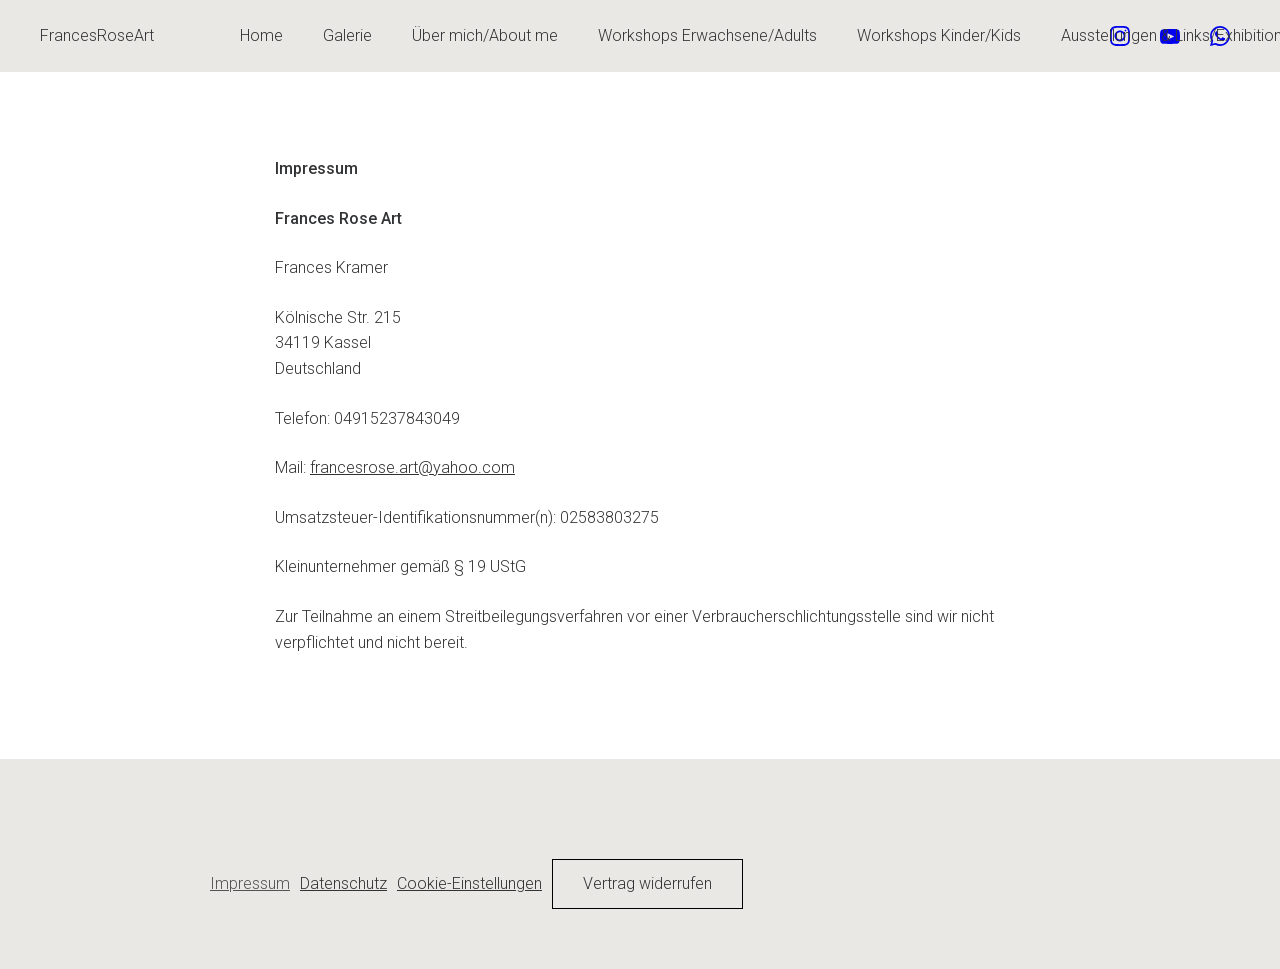
<file: impressum/index.html>
<!doctype html>
<html lang="de">
  <head>
    <meta charset="utf-8">
    <meta name="viewport" content="width=device-width, initial-scale=1">
    <meta name="format-detection" content="telephone=no">
    
    
    
    <link rel='shortcut icon' type='image/png' href="../assets/img/favicon.jpg" />
    <title>Impressum | FrancesRoseArt</title>
    
    <meta name="robots" content="noindex, follow, archive"><meta name="twitter:card" content="summary">
<meta property="og:type" content="website">
<meta name="generator" content="Jimdo Dolphin">
<meta property="og:title" content="Impressum | FrancesRoseArt">
<meta property="og:site_name" content="FrancesRoseArt">
<meta name="google-site-verification" content="zah1QKVyRRU0oQmavJsoxUB_8HCzB8Y1OtcdSbikHWY">

    <script type="application/ld+json">{"@context":"https://schema.org","@type":"","name":"FrancesRoseArt","url":"https://frances-rose-art.de/impressum/","@id":"https://frances-rose-art.de"}</script>
    
<link href="../assets/css/8ad214704dd652beb9ea.css" rel="stylesheet" />
<link href="../assets/css/fonts.css" rel="stylesheet" />
<link href="../assets/css/fonts.css" rel="stylesheet" />
    <style>.css-1st5hyz{background-color:#eae8e4;}.css-1c375l0 .hugeTitleFontSize h1:not(.customScale){font-size:64px !important;}.css-1c375l0 h1:not(.customScale){font-size:48px !important;}.css-1c375l0 h2:not(.customScale), .css-1c375l0 .smallTitleFontSize h1, [data-css-1c375l0] .smallTitleFontSize h1, .css-1c375l0 h1.smallTitleFontSize, [data-css-1c375l0] h1.smallTitleFontSize{font-size:36px !important;}.css-1c375l0 h3:not(.customScale), .css-1c375l0 h4:not(.customScale), [data-css-1c375l0] h4:not(.customScale), .css-1c375l0 h5:not(.customScale), [data-css-1c375l0] h5:not(.customScale), .css-1c375l0 h6:not(.customScale), [data-css-1c375l0] h6:not(.customScale){font-size:24px !important;}.css-1c375l0 li:not(.customScale){font-size:18px !important;}.css-1c375l0 p:not(.customScale){font-size:18px !important;}.css-1c375l0 .customScale p, .css-1c375l0 .customScale h1, [data-css-1c375l0] .customScale h1, .css-1c375l0 .customScale h2, [data-css-1c375l0] .customScale h2, .css-1c375l0 .customScale h3, [data-css-1c375l0] .customScale h3, .css-1c375l0 .customScale h4, [data-css-1c375l0] .customScale h4, .css-1c375l0 .customScale h5, [data-css-1c375l0] .customScale h5, .css-1c375l0 .customScale h6, [data-css-1c375l0] .customScale h6{font-size:inherit !important;}@media only screen and (max-width: 1280px){.css-1c375l0 h1:not(.customScale){font-size:36px !important;}.css-1c375l0 h2:not(.customScale), .css-1c375l0 .smallTitleFontSize h1, [data-css-1c375l0] .smallTitleFontSize h1, .css-1c375l0 h1.smallTitleFontSize, [data-css-1c375l0] h1.smallTitleFontSize{font-size:24px !important;}.css-1c375l0 h3:not(.customScale), .css-1c375l0 h4:not(.customScale), [data-css-1c375l0] h4:not(.customScale), .css-1c375l0 h5:not(.customScale), [data-css-1c375l0] h5:not(.customScale), .css-1c375l0 h6:not(.customScale), [data-css-1c375l0] h6:not(.customScale){font-size:18px !important;}.css-1c375l0 p:not(.customScale){font-size:16px !important;}.css-1c375l0 li:not(.customScale){font-size:16px !important;}.css-1c375l0 .customScale p, .css-1c375l0 .customScale li, [data-css-1c375l0] .customScale li, .css-1c375l0 .customScale h1, [data-css-1c375l0] .customScale h1, .css-1c375l0 .customScale h2, [data-css-1c375l0] .customScale h2, .css-1c375l0 .customScale h3, [data-css-1c375l0] .customScale h3, .css-1c375l0 .customScale h4, [data-css-1c375l0] .customScale h4, .css-1c375l0 .customScale h5, [data-css-1c375l0] .customScale h5, .css-1c375l0 .customScale h6, [data-css-1c375l0] .customScale h6{font-size:inherit !important;}}@media only screen and (max-width: 800px){.css-1c375l0 .hugeTitleFontSize h1:not(.customScale){font-size:40px !important;}}.css-11ny15p{background-color:transparent !important;border-radius:0 !important;}.css-1nyslin{border-color:#000000 !important;}</style>
  <link rel="stylesheet" href="../assets/css/site.css"></head>
  <body>
    <div id="root"><div class="WJO2X"><main data-testid="static-page-main"><div class="Ks0Co eBtPw zfsFk" style="--headlineFontFamily:&quot;Raleway&quot;;--headlineNormalFontWeight:300;--headlineBoldFontWeight:500;--copyFontFamily:&quot;Roboto&quot;;--copyNormalFontWeight:300;--copyBoldFontWeight:500"><div><div></div><div class="nzRGu"><header class="foFqY css-1st5hyz"><div class="DyyGf qqrXP CHRTx"><div class="VMnwf" style="flex-basis: 140px;"><div class="aV61Y"><a href="../index.html" class="zofC1"><div class="Yc2rK CvWyc"><div class="Rjf5Z"><p class="fVQWf">FrancesRoseArt</p></div></div></a></div></div><div class="kqI0W"><div class="FZhvH"><nav><ul class="lXoOb DjAD4 NIvq5"><li class="L2ZRx Ptk8T"><a href="../index.html" class="d6OwN w8gOz xVIEQ"><span class="lo9Ld">Home</span></a></li><li class="L2ZRx Ptk8T"><a href="../galerie/" class="d6OwN w8gOz xVIEQ"><span class="lo9Ld">Galerie</span></a></li><li class="L2ZRx Ptk8T"><a href="../ueber-mich-about-me/" class="d6OwN w8gOz xVIEQ"><span class="lo9Ld">Über mich/About me</span></a></li><li class="L2ZRx Ptk8T"><a href="../workshops-erwachsene-adults/" class="d6OwN w8gOz xVIEQ"><span class="lo9Ld">Workshops  Erwachsene/Adults</span></a></li><li class="L2ZRx Ptk8T"><a href="../workshops-kinder-kids/" class="d6OwN w8gOz xVIEQ"><span class="lo9Ld">Workshops Kinder/Kids</span></a></li><li class="L2ZRx Ptk8T"><a href="../ausstellungen-und-links-exhibitions-und-links/" class="d6OwN w8gOz xVIEQ"><span class="lo9Ld">Ausstellungen &amp; Links/Exhibitions&amp;Links</span></a></li><li class="L2ZRx Ptk8T"><a href="../kontakt-contact/" class="d6OwN w8gOz xVIEQ"><span class="lo9Ld">Kontakt/Contact</span></a></li><li class="L2ZRx Ptk8T"><a href="../presse-press/" class="d6OwN w8gOz xVIEQ"><span class="lo9Ld">Presse/Press</span></a></li><li class="L2ZRx Ptk8T"><a href="../wo-du-mich-noch-findest-where-to-find-me/" class="d6OwN w8gOz xVIEQ"><span class="lo9Ld">Wo du mich noch findest/ Where to find me</span></a></li></ul></nav></div></div><div class="S7q2B" style="flex-basis: 140px;"><div class="IS6uY"><div class="LDwHJ"><a href="https://www.instagram.com/francesroseart/?next=%2F" target="_blank" class="EqttM css-irzfol">
    <svg width="20px" height="20px" viewBox="0 0 20 20" version="1.1" xmlns="http://www.w3.org/2000/svg" xmlns:xlink="http://www.w3.org/1999/xlink">
        <g id="Symbols" stroke="none" stroke-width="1" fill="none" fill-rule="evenodd">
            <g id="Social/Instagram" transform="translate(-10.000000, -10.000000)">
                <path d="M24.0335249,11.8763976 C26.7380658,11.9994825 28.0013491,13.2827256 28.124434,15.9673067 C28.17267,17.0193498 28.1818182,17.3353786 28.1818182,20 C28.1818182,22.6654531 28.1718383,22.9806502 28.124434,24.0326933 C28.0005175,26.7147794 26.7405607,28.0005175 24.0335249,28.1236024 C22.9806502,28.1718383 22.6662847,28.1818182 20,28.1818182 C17.3353786,28.1818182 17.0193498,28.1718383 15.9673067,28.1236024 C13.2561127,27.9996858 11.9994825,26.7106212 11.8763976,24.0318616 C11.8281617,22.9798185 11.8181818,22.6646214 11.8181818,19.9991683 C11.8181818,17.3345469 11.8289933,17.0193498 11.8763976,15.9664751 C12.0003142,13.2827256 13.2602709,11.9986509 15.9673067,11.875566 C17.0201815,11.8281617 17.3353786,11.8181818 20,11.8181818 C22.6646214,11.8181818 22.9806502,11.8281617 24.0335249,11.8763976 Z M20,10 C17.2841667,10 16.9441667,10.0116667 15.8775,10.06 C12.2458333,10.2266667 10.2275,12.2416667 10.0608333,15.8766667 C10.0116667,16.9441667 10,17.2841667 10,20 C10,22.7158333 10.0116667,23.0566667 10.06,24.1233333 C10.2266667,27.755 12.2416667,29.7733333 15.8766667,29.94 C16.9441667,29.9883333 17.2841667,30 20,30 C22.7158333,30 23.0566667,29.9883333 24.1233333,29.94 C27.7516667,29.7733333 29.775,27.7583333 29.9391667,24.1233333 C29.9883333,23.0566667 30,22.7158333 30,20 C30,17.2841667 29.9883333,16.9441667 29.94,15.8775 C29.7766667,12.2491667 27.7591667,10.2275 24.1241667,10.0608333 C23.0566667,10.0116667 22.7158333,10 20,10 Z M20,14.5454545 C16.9876958,14.5454545 14.5454545,16.9874977 14.5454545,19.9995574 C14.5454545,23.0116172 16.9876958,25.4545455 20,25.4545455 C23.0123042,25.4545455 25.4545455,23.0125023 25.4545455,19.9995574 C25.4545455,16.9874977 23.0123042,14.5454545 20,14.5454545 Z M20,23.6363636 C17.9918182,23.6363636 16.3636364,22.0090909 16.3636364,20 C16.3636364,17.9918182 17.9918182,16.3636364 20,16.3636364 C22.0081818,16.3636364 23.6363636,17.9918182 23.6363636,20 C23.6363636,22.0090909 22.0081818,23.6363636 20,23.6363636 Z M25.4551768,13.6363636 C24.9526515,13.6363636 24.5454545,14.0435606 24.5454545,14.5454545 C24.5454545,15.0473485 24.9526515,15.4545455 25.4551768,15.4545455 C25.9570707,15.4545455 26.3636364,15.0473485 26.3636364,14.5454545 C26.3636364,14.0435606 25.9570707,13.6363636 25.4551768,13.6363636 Z" fill="currentColor"></path>
            </g>
        </g>
    </svg></a><a href="https://www.youtube.com/@francesroseart3865" target="_blank" class="EqttM css-irzfol">
    <svg width="20px" height="15px" viewBox="0 0 20 15" version="1.1" xmlns="http://www.w3.org/2000/svg" xmlns:xlink="http://www.w3.org/1999/xlink">
        <g id="Symbols" stroke="none" stroke-width="1" fill="none" fill-rule="evenodd">
            <g id="Social/Youtube" transform="translate(-10.000000, -13.000000)">
                <path d="M26.3457424,13.1534368 C23.3424258,12.9484379 16.6532963,12.9492713 13.6541463,13.1534368 C10.4066644,13.3751022 10.0241665,15.336758 10,20.5000626 C10.0241665,25.6542006 10.4033311,27.6241896 13.6541463,27.8466884 C16.6541296,28.0508539 23.3424258,28.0516872 26.3457424,27.8466884 C29.5932243,27.625023 29.9757222,25.6633672 29.9998887,20.5000626 C29.9757222,15.3459246 29.5965576,13.3759356 26.3457424,13.1534368 Z M17.4999583,23.8333774 L17.4999583,17.1667478 L24.1665878,20.4942293 L17.4999583,23.8333774 Z" fill="currentColor" fill-rule="nonzero"></path>
            </g>
        </g>
    </svg></a><a href="https://wa.me/4915237843049" target="_blank" class="EqttM css-irzfol">
    <svg width="20" height="21" viewBox="0 0 20 21" fill="none" xmlns="http://www.w3.org/2000/svg">
        <g clip-path="url(#clip0)">
            <path fill-rule="evenodd" clip-rule="evenodd" d="M17.0859 2.92031C15.206 1.03806 12.7059 0.000954973 10.042 0C4.55283 0 0.0854701 4.46689 0.0835601 9.9575C0.0826052 11.7127 0.54147 13.426 1.41288 14.9358L0 20.0965L5.27909 18.7117C6.73351 19.5053 8.37129 19.9231 10.0377 19.9236H10.042C10.0425 19.9236 10.0415 19.9236 10.042 19.9236C15.5302 19.9236 19.9981 15.4562 20 9.96562C20.001 7.30459 18.9662 4.80256 17.0859 2.92031ZM10.042 18.2419H10.0387C8.55369 18.2414 7.09688 17.8422 5.82581 17.0883L5.52356 16.9088L2.39077 17.7305L3.22685 14.676L3.03013 14.3628C2.20169 13.0449 1.76384 11.5217 1.76479 9.95798C1.7667 5.39464 5.47964 1.68171 10.0454 1.68171C12.2561 1.68266 14.3341 2.54453 15.897 4.10925C17.4598 5.67349 18.3197 7.75343 18.3188 9.96467C18.3169 14.5285 14.6039 18.2419 10.042 18.2419ZM14.582 12.0427C14.3332 11.9181 13.1099 11.3164 12.8816 11.2333C12.6534 11.1503 12.4877 11.1087 12.322 11.358C12.1563 11.6072 11.6793 12.1678 11.5342 12.3335C11.389 12.4996 11.2439 12.5202 10.9951 12.3956C10.7463 12.2709 9.94461 12.0083 8.99394 11.1608C8.25431 10.5009 7.75486 9.68629 7.6097 9.43704C7.46455 9.1878 7.59442 9.05314 7.71857 8.92948C7.8303 8.81774 7.96734 8.63869 8.09196 8.49353C8.21659 8.34837 8.25765 8.24428 8.34073 8.07859C8.42382 7.91243 8.38228 7.76727 8.3202 7.64265C8.25813 7.51803 7.76059 6.29327 7.55288 5.79525C7.3509 5.31013 7.14559 5.37602 6.99327 5.3679C6.84811 5.36074 6.68242 5.35931 6.51626 5.35931C6.35057 5.35931 6.08079 5.42138 5.85255 5.67063C5.62431 5.91988 4.98162 6.52199 4.98162 7.74626C4.98162 8.97102 5.87308 10.1542 5.99771 10.3204C6.12233 10.4866 7.75247 12.9996 10.2483 14.0777C10.8418 14.3341 11.3054 14.4874 11.6669 14.602C12.2628 14.7916 12.8052 14.7648 13.234 14.7009C13.712 14.6292 14.7061 14.0987 14.9133 13.5176C15.1206 12.9365 15.1206 12.438 15.0585 12.3344C14.9964 12.2299 14.8307 12.1673 14.582 12.0427Z" fill="currentColor"></path>
        </g>
        <defs>
            <clipPath id="clip0">
            <rect width="20" height="20.0965" fill="white"></rect>
        </clipPath>
        </defs>
    </svg></a></div></div></div><button class="frbg-burger" aria-label="Menü öffnen"><span></span><span></span><span></span></button><div class="G4Yk_ QetrU" style="background-color: rgb(234, 232, 228);"><div class="bEi0A"><ul class="h29F6"><li class="HoOCC j6iCP iRwdb"><div class="ZuOGq"><a href="../index.html" class="d6OwN w8gOz xVIEQ SR1jc"><span class="lo9Ld">Home</span></a></div></li><li class="HoOCC j6iCP iRwdb"><div class="ZuOGq"><a href="../galerie/" class="d6OwN w8gOz xVIEQ SR1jc"><span class="lo9Ld">Galerie</span></a></div></li><li class="HoOCC j6iCP iRwdb"><div class="ZuOGq"><a href="../ueber-mich-about-me/" class="d6OwN w8gOz xVIEQ SR1jc"><span class="lo9Ld">Über mich/About me</span></a></div></li><li class="HoOCC j6iCP iRwdb"><div class="ZuOGq"><a href="../workshops-erwachsene-adults/" class="d6OwN w8gOz xVIEQ SR1jc"><span class="lo9Ld">Workshops  Erwachsene/Adults</span></a></div></li><li class="HoOCC j6iCP iRwdb"><div class="ZuOGq"><a href="../workshops-kinder-kids/" class="d6OwN w8gOz xVIEQ SR1jc"><span class="lo9Ld">Workshops Kinder/Kids</span></a></div></li><li class="HoOCC j6iCP iRwdb"><div class="ZuOGq"><a href="../ausstellungen-und-links-exhibitions-und-links/" class="d6OwN w8gOz xVIEQ SR1jc"><span class="lo9Ld">Ausstellungen &amp; Links/Exhibitions&amp;Links</span></a></div></li><li class="HoOCC j6iCP iRwdb"><div class="ZuOGq"><a href="../kontakt-contact/" class="d6OwN w8gOz xVIEQ SR1jc"><span class="lo9Ld">Kontakt/Contact</span></a></div></li><li class="HoOCC j6iCP iRwdb"><div class="ZuOGq"><a href="../presse-press/" class="d6OwN w8gOz xVIEQ SR1jc"><span class="lo9Ld">Presse/Press</span></a></div></li><li class="HoOCC j6iCP iRwdb"><div class="ZuOGq"><a href="../wo-du-mich-noch-findest-where-to-find-me/" class="d6OwN w8gOz xVIEQ SR1jc"><span class="lo9Ld">Wo du mich noch findest/ Where to find me</span></a></div></li></ul></div><div class="sTnOy"></div></div></div></header></div></div></div><div class="Ks0Co css-1c375l0 eBtPw zfsFk" style="--headlineFontFamily:&quot;Raleway&quot;;--headlineNormalFontWeight:300;--headlineBoldFontWeight:500;--copyFontFamily:&quot;Roboto&quot;;--copyNormalFontWeight:300;--copyBoldFontWeight:500"><section class="oXRwe" id="64f1b6b3-508d-407e-9829-a29a15263cd9"><div class="plfvA"><div class="QyxdS"><div class="dh9us xXmPA" data-testid="static-text-element"><div class="Rjf5Z"><div class=""><p><strong><span style="font-size:16px">Impressum</span></strong></p>
    <p><strong>Frances Rose Art</strong></p>
    <p>Frances Kramer</p>
    <p>Kölnische Str. 215<br> 34119 Kassel<br> Deutschland</p> 
    <p>Telefon: 04915237843049</p> 
    <p>Mail: <a href="mailto:francesrose.art@yahoo.com">francesrose.art@yahoo.com</a></p> 
    <p>Umsatzsteuer-Identifikationsnummer(n): 02583803275</p>  
    <p>Kleinunternehmer gemäß § 19 UStG</p> 
    <p>Zur Teilnahme an einem Streitbeilegungsverfahren vor einer Verbraucherschlichtungsstelle sind wir nicht verpflichtet und nicht bereit. 
</div></div></div></div></div></section></div><div class="Ks0Co eBtPw zfsFk" style="--headlineFontFamily:&quot;Raleway&quot;;--headlineNormalFontWeight:300;--headlineBoldFontWeight:500;--copyFontFamily:&quot;Roboto&quot;;--copyNormalFontWeight:300;--copyBoldFontWeight:500"><div class="oXRwe css-1st5hyz WBV6S TucNI SEedf css-1st5hyz" id="00fec12a-8880-447c-9acb-f4d815055d9a"><div class="plfvA"><footer class="WbFOy"><div class="rMRyj"></div><div class="zdVni"><div class="Ypjwe"><a href="../impressum/" class="L8XKw a4RTG FocLF q6Lv8 VksUM">Impressum</a><a href="../datenschutz/" class="L8XKw a4RTG FocLF q6Lv8">Datenschutz</a><a href="../cookie-einstellungen/" class="L8XKw a4RTG FocLF q6Lv8">Cookie-Einstellungen</a><div data-testid="footer-withdrawal-button"><a class="iyLSG TmYHM c88XE Rjf5Z css-11ny15p" href="../widerruf/" draggable="false"><span class="pSsxA css-1nyslin">Vertrag widerrufen</span></a></div></div></div></footer></div></div></div></main></div></div>
    
    
    
    
  <script src="../assets/js/site.js" defer></script></body>
</html>
</file>
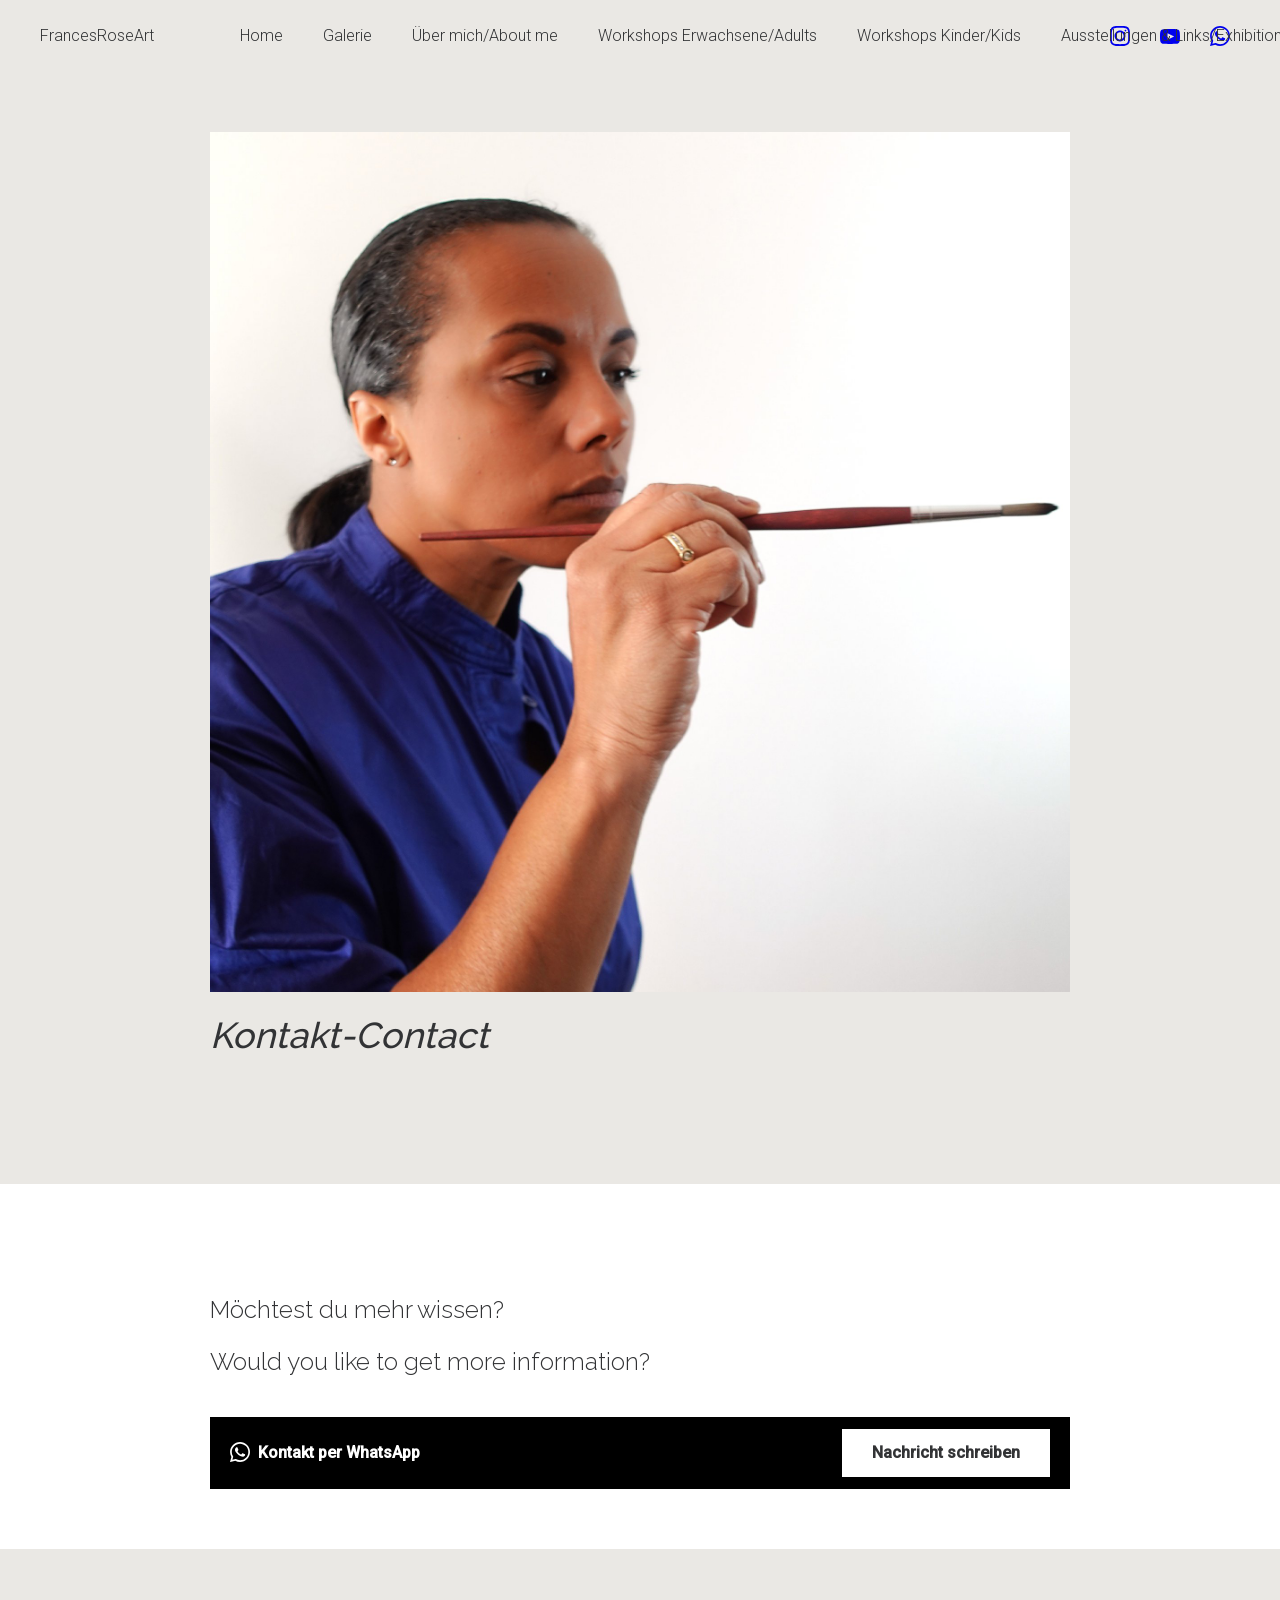
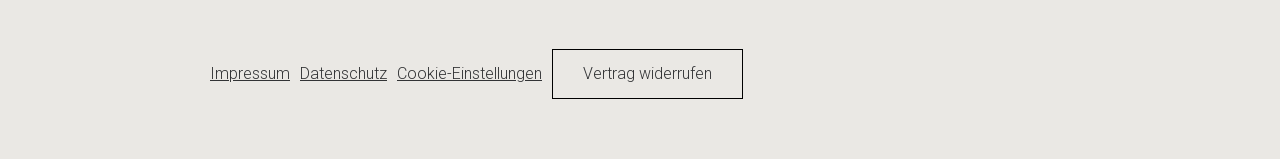
<file: kontakt-contact/index.html>
<!doctype html>
<html lang="de">
  <head>
    <meta charset="utf-8">
    <meta name="viewport" content="width=device-width, initial-scale=1">
    <meta name="format-detection" content="telephone=no">
    
    
    
    <link rel='shortcut icon' type='image/png' href="../assets/img/favicon.jpg" />
    <title>Kontakt/Contact | FrancesRoseArt</title>
    
    <meta name="robots" content="index, follow, archive"><meta name="twitter:card" content="summary_large_image">
<meta property="og:type" content="website">
<meta name="generator" content="Jimdo Dolphin">
<meta property="og:title" content="Kontakt/Contact | FrancesRoseArt">
<meta property="og:site_name" content="FrancesRoseArt">
<meta name="google-site-verification" content="zah1QKVyRRU0oQmavJsoxUB_8HCzB8Y1OtcdSbikHWY">
<meta property="og:description" content="Kontakt-Contact.">
<meta name="description" content="Kontakt-Contact.">
<meta property="og:image" content="../assets/img/471635949_d0ad4b5b-8cf9-44e0-97e5-153a06d1ec73.jpg">
<meta property="og:image:width" content="1200">
<meta property="og:image:height" content="630">

    <script type="application/ld+json">{"@context":"https://schema.org","@type":"","name":"FrancesRoseArt","url":"https://frances-rose-art.de/kontakt-contact/","@id":"https://frances-rose-art.de","description":"Kontakt-Contact."}</script>
    
<link href="../assets/css/f4faa6a54e4f0d6421c0.css" rel="stylesheet" />
<link href="../assets/css/fonts.css" rel="stylesheet" />
<link href="../assets/css/fonts.css" rel="stylesheet" />
    <style>.css-1st5hyz{background-color:#eae8e4;}.css-1c375l0 .hugeTitleFontSize h1:not(.customScale){font-size:64px !important;}.css-1c375l0 h1:not(.customScale){font-size:48px !important;}.css-1c375l0 h2:not(.customScale), .css-1c375l0 .smallTitleFontSize h1, [data-css-1c375l0] .smallTitleFontSize h1, .css-1c375l0 h1.smallTitleFontSize, [data-css-1c375l0] h1.smallTitleFontSize{font-size:36px !important;}.css-1c375l0 h3:not(.customScale), .css-1c375l0 h4:not(.customScale), [data-css-1c375l0] h4:not(.customScale), .css-1c375l0 h5:not(.customScale), [data-css-1c375l0] h5:not(.customScale), .css-1c375l0 h6:not(.customScale), [data-css-1c375l0] h6:not(.customScale){font-size:24px !important;}.css-1c375l0 li:not(.customScale){font-size:18px !important;}.css-1c375l0 p:not(.customScale){font-size:18px !important;}.css-1c375l0 .customScale p, .css-1c375l0 .customScale h1, [data-css-1c375l0] .customScale h1, .css-1c375l0 .customScale h2, [data-css-1c375l0] .customScale h2, .css-1c375l0 .customScale h3, [data-css-1c375l0] .customScale h3, .css-1c375l0 .customScale h4, [data-css-1c375l0] .customScale h4, .css-1c375l0 .customScale h5, [data-css-1c375l0] .customScale h5, .css-1c375l0 .customScale h6, [data-css-1c375l0] .customScale h6{font-size:inherit !important;}@media only screen and (max-width: 1280px){.css-1c375l0 h1:not(.customScale){font-size:36px !important;}.css-1c375l0 h2:not(.customScale), .css-1c375l0 .smallTitleFontSize h1, [data-css-1c375l0] .smallTitleFontSize h1, .css-1c375l0 h1.smallTitleFontSize, [data-css-1c375l0] h1.smallTitleFontSize{font-size:24px !important;}.css-1c375l0 h3:not(.customScale), .css-1c375l0 h4:not(.customScale), [data-css-1c375l0] h4:not(.customScale), .css-1c375l0 h5:not(.customScale), [data-css-1c375l0] h5:not(.customScale), .css-1c375l0 h6:not(.customScale), [data-css-1c375l0] h6:not(.customScale){font-size:18px !important;}.css-1c375l0 p:not(.customScale){font-size:16px !important;}.css-1c375l0 li:not(.customScale){font-size:16px !important;}.css-1c375l0 .customScale p, .css-1c375l0 .customScale li, [data-css-1c375l0] .customScale li, .css-1c375l0 .customScale h1, [data-css-1c375l0] .customScale h1, .css-1c375l0 .customScale h2, [data-css-1c375l0] .customScale h2, .css-1c375l0 .customScale h3, [data-css-1c375l0] .customScale h3, .css-1c375l0 .customScale h4, [data-css-1c375l0] .customScale h4, .css-1c375l0 .customScale h5, [data-css-1c375l0] .customScale h5, .css-1c375l0 .customScale h6, [data-css-1c375l0] .customScale h6{font-size:inherit !important;}}@media only screen and (max-width: 800px){.css-1c375l0 .hugeTitleFontSize h1:not(.customScale){font-size:40px !important;}}.css-9s1hn{background-color:#FFFFFF;}.css-1xk31i8{background-color:#000000 !important;}.css-1nyslin{border-color:#000000 !important;}.css-c92kjo h1,.css-c92kjo h2,.css-c92kjo h3,.css-c92kjo h4,.css-c92kjo h5,.css-c92kjo h6{color:#eae8e4;}.css-414414{background-color:#FFFFFF !important;border-radius:0 !important;}.css-11ny15p{background-color:transparent !important;border-radius:0 !important;}</style>
  <link rel="stylesheet" href="../assets/css/site.css"></head>
  <body>
    <div id="root"><div class="WJO2X"><main data-testid="static-page-main"><div class="Ks0Co eBtPw zfsFk" style="--headlineFontFamily:&quot;Raleway&quot;;--headlineNormalFontWeight:300;--headlineBoldFontWeight:500;--copyFontFamily:&quot;Roboto&quot;;--copyNormalFontWeight:300;--copyBoldFontWeight:500"><div><div></div><div class="nzRGu"><header class="foFqY css-1st5hyz"><div class="DyyGf qqrXP CHRTx"><div class="VMnwf" style="flex-basis: 140px;"><div class="aV61Y"><a href="../index.html" class="zofC1"><div class="Yc2rK CvWyc"><div class="Rjf5Z"><p class="fVQWf">FrancesRoseArt</p></div></div></a></div></div><div class="kqI0W"><div class="FZhvH"><nav><ul class="lXoOb DjAD4 NIvq5"><li class="L2ZRx Ptk8T"><a href="../index.html" class="d6OwN w8gOz xVIEQ"><span class="lo9Ld">Home</span></a></li><li class="L2ZRx Ptk8T"><a href="../galerie/" class="d6OwN w8gOz xVIEQ"><span class="lo9Ld">Galerie</span></a></li><li class="L2ZRx Ptk8T"><a href="../ueber-mich-about-me/" class="d6OwN w8gOz xVIEQ"><span class="lo9Ld">Über mich/About me</span></a></li><li class="L2ZRx Ptk8T"><a href="../workshops-erwachsene-adults/" class="d6OwN w8gOz xVIEQ"><span class="lo9Ld">Workshops  Erwachsene/Adults</span></a></li><li class="L2ZRx Ptk8T"><a href="../workshops-kinder-kids/" class="d6OwN w8gOz xVIEQ"><span class="lo9Ld">Workshops Kinder/Kids</span></a></li><li class="L2ZRx Ptk8T"><a href="../ausstellungen-und-links-exhibitions-und-links/" class="d6OwN w8gOz xVIEQ"><span class="lo9Ld">Ausstellungen &amp; Links/Exhibitions&amp;Links</span></a></li><li class="L2ZRx Ptk8T"><a href="../kontakt-contact/" class="d6OwN w8gOz lwNfy xVIEQ"><span class="lo9Ld">Kontakt/Contact</span></a></li><li class="L2ZRx Ptk8T"><a href="../presse-press/" class="d6OwN w8gOz xVIEQ"><span class="lo9Ld">Presse/Press</span></a></li><li class="L2ZRx Ptk8T"><a href="../wo-du-mich-noch-findest-where-to-find-me/" class="d6OwN w8gOz xVIEQ"><span class="lo9Ld">Wo du mich noch findest/ Where to find me</span></a></li></ul></nav></div></div><div class="S7q2B" style="flex-basis: 140px;"><div class="IS6uY"><div class="LDwHJ"><a href="https://www.instagram.com/francesroseart/?next=%2F" target="_blank" class="EqttM css-irzfol">
    <svg width="20px" height="20px" viewBox="0 0 20 20" version="1.1" xmlns="http://www.w3.org/2000/svg" xmlns:xlink="http://www.w3.org/1999/xlink">
        <g id="Symbols" stroke="none" stroke-width="1" fill="none" fill-rule="evenodd">
            <g id="Social/Instagram" transform="translate(-10.000000, -10.000000)">
                <path d="M24.0335249,11.8763976 C26.7380658,11.9994825 28.0013491,13.2827256 28.124434,15.9673067 C28.17267,17.0193498 28.1818182,17.3353786 28.1818182,20 C28.1818182,22.6654531 28.1718383,22.9806502 28.124434,24.0326933 C28.0005175,26.7147794 26.7405607,28.0005175 24.0335249,28.1236024 C22.9806502,28.1718383 22.6662847,28.1818182 20,28.1818182 C17.3353786,28.1818182 17.0193498,28.1718383 15.9673067,28.1236024 C13.2561127,27.9996858 11.9994825,26.7106212 11.8763976,24.0318616 C11.8281617,22.9798185 11.8181818,22.6646214 11.8181818,19.9991683 C11.8181818,17.3345469 11.8289933,17.0193498 11.8763976,15.9664751 C12.0003142,13.2827256 13.2602709,11.9986509 15.9673067,11.875566 C17.0201815,11.8281617 17.3353786,11.8181818 20,11.8181818 C22.6646214,11.8181818 22.9806502,11.8281617 24.0335249,11.8763976 Z M20,10 C17.2841667,10 16.9441667,10.0116667 15.8775,10.06 C12.2458333,10.2266667 10.2275,12.2416667 10.0608333,15.8766667 C10.0116667,16.9441667 10,17.2841667 10,20 C10,22.7158333 10.0116667,23.0566667 10.06,24.1233333 C10.2266667,27.755 12.2416667,29.7733333 15.8766667,29.94 C16.9441667,29.9883333 17.2841667,30 20,30 C22.7158333,30 23.0566667,29.9883333 24.1233333,29.94 C27.7516667,29.7733333 29.775,27.7583333 29.9391667,24.1233333 C29.9883333,23.0566667 30,22.7158333 30,20 C30,17.2841667 29.9883333,16.9441667 29.94,15.8775 C29.7766667,12.2491667 27.7591667,10.2275 24.1241667,10.0608333 C23.0566667,10.0116667 22.7158333,10 20,10 Z M20,14.5454545 C16.9876958,14.5454545 14.5454545,16.9874977 14.5454545,19.9995574 C14.5454545,23.0116172 16.9876958,25.4545455 20,25.4545455 C23.0123042,25.4545455 25.4545455,23.0125023 25.4545455,19.9995574 C25.4545455,16.9874977 23.0123042,14.5454545 20,14.5454545 Z M20,23.6363636 C17.9918182,23.6363636 16.3636364,22.0090909 16.3636364,20 C16.3636364,17.9918182 17.9918182,16.3636364 20,16.3636364 C22.0081818,16.3636364 23.6363636,17.9918182 23.6363636,20 C23.6363636,22.0090909 22.0081818,23.6363636 20,23.6363636 Z M25.4551768,13.6363636 C24.9526515,13.6363636 24.5454545,14.0435606 24.5454545,14.5454545 C24.5454545,15.0473485 24.9526515,15.4545455 25.4551768,15.4545455 C25.9570707,15.4545455 26.3636364,15.0473485 26.3636364,14.5454545 C26.3636364,14.0435606 25.9570707,13.6363636 25.4551768,13.6363636 Z" fill="currentColor"></path>
            </g>
        </g>
    </svg></a><a href="https://www.youtube.com/@francesroseart3865" target="_blank" class="EqttM css-irzfol">
    <svg width="20px" height="15px" viewBox="0 0 20 15" version="1.1" xmlns="http://www.w3.org/2000/svg" xmlns:xlink="http://www.w3.org/1999/xlink">
        <g id="Symbols" stroke="none" stroke-width="1" fill="none" fill-rule="evenodd">
            <g id="Social/Youtube" transform="translate(-10.000000, -13.000000)">
                <path d="M26.3457424,13.1534368 C23.3424258,12.9484379 16.6532963,12.9492713 13.6541463,13.1534368 C10.4066644,13.3751022 10.0241665,15.336758 10,20.5000626 C10.0241665,25.6542006 10.4033311,27.6241896 13.6541463,27.8466884 C16.6541296,28.0508539 23.3424258,28.0516872 26.3457424,27.8466884 C29.5932243,27.625023 29.9757222,25.6633672 29.9998887,20.5000626 C29.9757222,15.3459246 29.5965576,13.3759356 26.3457424,13.1534368 Z M17.4999583,23.8333774 L17.4999583,17.1667478 L24.1665878,20.4942293 L17.4999583,23.8333774 Z" fill="currentColor" fill-rule="nonzero"></path>
            </g>
        </g>
    </svg></a><a href="https://wa.me/4915237843049" target="_blank" class="EqttM css-irzfol">
    <svg width="20" height="21" viewBox="0 0 20 21" fill="none" xmlns="http://www.w3.org/2000/svg">
        <g clip-path="url(#clip0)">
            <path fill-rule="evenodd" clip-rule="evenodd" d="M17.0859 2.92031C15.206 1.03806 12.7059 0.000954973 10.042 0C4.55283 0 0.0854701 4.46689 0.0835601 9.9575C0.0826052 11.7127 0.54147 13.426 1.41288 14.9358L0 20.0965L5.27909 18.7117C6.73351 19.5053 8.37129 19.9231 10.0377 19.9236H10.042C10.0425 19.9236 10.0415 19.9236 10.042 19.9236C15.5302 19.9236 19.9981 15.4562 20 9.96562C20.001 7.30459 18.9662 4.80256 17.0859 2.92031ZM10.042 18.2419H10.0387C8.55369 18.2414 7.09688 17.8422 5.82581 17.0883L5.52356 16.9088L2.39077 17.7305L3.22685 14.676L3.03013 14.3628C2.20169 13.0449 1.76384 11.5217 1.76479 9.95798C1.7667 5.39464 5.47964 1.68171 10.0454 1.68171C12.2561 1.68266 14.3341 2.54453 15.897 4.10925C17.4598 5.67349 18.3197 7.75343 18.3188 9.96467C18.3169 14.5285 14.6039 18.2419 10.042 18.2419ZM14.582 12.0427C14.3332 11.9181 13.1099 11.3164 12.8816 11.2333C12.6534 11.1503 12.4877 11.1087 12.322 11.358C12.1563 11.6072 11.6793 12.1678 11.5342 12.3335C11.389 12.4996 11.2439 12.5202 10.9951 12.3956C10.7463 12.2709 9.94461 12.0083 8.99394 11.1608C8.25431 10.5009 7.75486 9.68629 7.6097 9.43704C7.46455 9.1878 7.59442 9.05314 7.71857 8.92948C7.8303 8.81774 7.96734 8.63869 8.09196 8.49353C8.21659 8.34837 8.25765 8.24428 8.34073 8.07859C8.42382 7.91243 8.38228 7.76727 8.3202 7.64265C8.25813 7.51803 7.76059 6.29327 7.55288 5.79525C7.3509 5.31013 7.14559 5.37602 6.99327 5.3679C6.84811 5.36074 6.68242 5.35931 6.51626 5.35931C6.35057 5.35931 6.08079 5.42138 5.85255 5.67063C5.62431 5.91988 4.98162 6.52199 4.98162 7.74626C4.98162 8.97102 5.87308 10.1542 5.99771 10.3204C6.12233 10.4866 7.75247 12.9996 10.2483 14.0777C10.8418 14.3341 11.3054 14.4874 11.6669 14.602C12.2628 14.7916 12.8052 14.7648 13.234 14.7009C13.712 14.6292 14.7061 14.0987 14.9133 13.5176C15.1206 12.9365 15.1206 12.438 15.0585 12.3344C14.9964 12.2299 14.8307 12.1673 14.582 12.0427Z" fill="currentColor"></path>
        </g>
        <defs>
            <clipPath id="clip0">
            <rect width="20" height="20.0965" fill="white"></rect>
        </clipPath>
        </defs>
    </svg></a></div></div></div><button class="frbg-burger" aria-label="Menü öffnen"><span></span><span></span><span></span></button><div class="G4Yk_ QetrU" style="background-color: rgb(234, 232, 228);"><div class="bEi0A"><ul class="h29F6"><li class="HoOCC j6iCP iRwdb"><div class="ZuOGq"><a href="../index.html" class="d6OwN w8gOz xVIEQ SR1jc"><span class="lo9Ld">Home</span></a></div></li><li class="HoOCC j6iCP iRwdb"><div class="ZuOGq"><a href="../galerie/" class="d6OwN w8gOz xVIEQ SR1jc"><span class="lo9Ld">Galerie</span></a></div></li><li class="HoOCC j6iCP iRwdb"><div class="ZuOGq"><a href="../ueber-mich-about-me/" class="d6OwN w8gOz xVIEQ SR1jc"><span class="lo9Ld">Über mich/About me</span></a></div></li><li class="HoOCC j6iCP iRwdb"><div class="ZuOGq"><a href="../workshops-erwachsene-adults/" class="d6OwN w8gOz xVIEQ SR1jc"><span class="lo9Ld">Workshops  Erwachsene/Adults</span></a></div></li><li class="HoOCC j6iCP iRwdb"><div class="ZuOGq"><a href="../workshops-kinder-kids/" class="d6OwN w8gOz xVIEQ SR1jc"><span class="lo9Ld">Workshops Kinder/Kids</span></a></div></li><li class="HoOCC j6iCP iRwdb"><div class="ZuOGq"><a href="../ausstellungen-und-links-exhibitions-und-links/" class="d6OwN w8gOz xVIEQ SR1jc"><span class="lo9Ld">Ausstellungen &amp; Links/Exhibitions&amp;Links</span></a></div></li><li class="HoOCC j6iCP iRwdb"><div class="ZuOGq"><a href="../kontakt-contact/" class="d6OwN w8gOz lwNfy xVIEQ SR1jc"><span class="lo9Ld">Kontakt/Contact</span></a></div></li><li class="HoOCC j6iCP iRwdb"><div class="ZuOGq"><a href="../presse-press/" class="d6OwN w8gOz xVIEQ SR1jc"><span class="lo9Ld">Presse/Press</span></a></div></li><li class="HoOCC j6iCP iRwdb"><div class="ZuOGq"><a href="../wo-du-mich-noch-findest-where-to-find-me/" class="d6OwN w8gOz xVIEQ SR1jc"><span class="lo9Ld">Wo du mich noch findest/ Where to find me</span></a></div></li></ul></div><div class="sTnOy"></div></div></div></header></div></div></div><div class="Ks0Co css-1c375l0 eBtPw zfsFk" style="--headlineFontFamily:&quot;Raleway&quot;;--headlineNormalFontWeight:300;--headlineBoldFontWeight:500;--copyFontFamily:&quot;Roboto&quot;;--copyNormalFontWeight:300;--copyBoldFontWeight:500"><section class="oXRwe css-1st5hyz" id="df70f01a-a3f8-4872-b132-c57d8819028c"><div class="plfvA"><div class="FtSxy"><div class="vokQ5"><div style="transition:transform 200ms, opacity 200ms;width:100%;transform:translateY(0px);opacity:1"><div class="FHs03" style="padding-bottom:100%"><div class="OAT9p"><img class="WCO6N" style="width:100%" draggable="false" src="../assets/img/471635949_d0ad4b5b-8cf9-44e0-97e5-153a06d1ec73.jpg" sizes="(min-width:1441px) 720px,(min-width:1281px) 640px,(max-width:900px) 100vw,(max-width:1280px) 900px,(max-width:1440px) 450px" alt="" loading="lazy"/></div></div></div></div><div class="emjUD"><div class="dh9us" data-testid="static-text-element"><div class="Rjf5Z"><div class=""><h1><strong><em>Kontakt-Contact</em></strong></h1><p><br></p></div></div></div></div></div></div></section><section class="oXRwe css-9s1hn" id="eb3f9b53-66a8-4723-bda4-6460c98768bc"><div class="plfvA"><div class="uBfqf"><div class="f2inS"><div class="dh9us" data-testid="static-text-element"><div class="Rjf5Z"><div class=""><h2>Möchtest du mehr wissen?</h2><h2>Would you like to get more information?</h2></div></div></div></div><div class="ZWhYs vf5ZA Onq6B css-1xk31i8"><div class="css-c92kjo vf5ZA"><p class="yq7Om css-1nyslin"><span class="g7Ytm">
    <svg width="20" height="21" viewBox="0 0 20 21" fill="none" xmlns="http://www.w3.org/2000/svg">
        <g clip-path="url(#clip0)">
            <path fill-rule="evenodd" clip-rule="evenodd" d="M17.0859 2.92031C15.206 1.03806 12.7059 0.000954973 10.042 0C4.55283 0 0.0854701 4.46689 0.0835601 9.9575C0.0826052 11.7127 0.54147 13.426 1.41288 14.9358L0 20.0965L5.27909 18.7117C6.73351 19.5053 8.37129 19.9231 10.0377 19.9236H10.042C10.0425 19.9236 10.0415 19.9236 10.042 19.9236C15.5302 19.9236 19.9981 15.4562 20 9.96562C20.001 7.30459 18.9662 4.80256 17.0859 2.92031ZM10.042 18.2419H10.0387C8.55369 18.2414 7.09688 17.8422 5.82581 17.0883L5.52356 16.9088L2.39077 17.7305L3.22685 14.676L3.03013 14.3628C2.20169 13.0449 1.76384 11.5217 1.76479 9.95798C1.7667 5.39464 5.47964 1.68171 10.0454 1.68171C12.2561 1.68266 14.3341 2.54453 15.897 4.10925C17.4598 5.67349 18.3197 7.75343 18.3188 9.96467C18.3169 14.5285 14.6039 18.2419 10.042 18.2419ZM14.582 12.0427C14.3332 11.9181 13.1099 11.3164 12.8816 11.2333C12.6534 11.1503 12.4877 11.1087 12.322 11.358C12.1563 11.6072 11.6793 12.1678 11.5342 12.3335C11.389 12.4996 11.2439 12.5202 10.9951 12.3956C10.7463 12.2709 9.94461 12.0083 8.99394 11.1608C8.25431 10.5009 7.75486 9.68629 7.6097 9.43704C7.46455 9.1878 7.59442 9.05314 7.71857 8.92948C7.8303 8.81774 7.96734 8.63869 8.09196 8.49353C8.21659 8.34837 8.25765 8.24428 8.34073 8.07859C8.42382 7.91243 8.38228 7.76727 8.3202 7.64265C8.25813 7.51803 7.76059 6.29327 7.55288 5.79525C7.3509 5.31013 7.14559 5.37602 6.99327 5.3679C6.84811 5.36074 6.68242 5.35931 6.51626 5.35931C6.35057 5.35931 6.08079 5.42138 5.85255 5.67063C5.62431 5.91988 4.98162 6.52199 4.98162 7.74626C4.98162 8.97102 5.87308 10.1542 5.99771 10.3204C6.12233 10.4866 7.75247 12.9996 10.2483 14.0777C10.8418 14.3341 11.3054 14.4874 11.6669 14.602C12.2628 14.7916 12.8052 14.7648 13.234 14.7009C13.712 14.6292 14.7061 14.0987 14.9133 13.5176C15.1206 12.9365 15.1206 12.438 15.0585 12.3344C14.9964 12.2299 14.8307 12.1673 14.582 12.0427Z" fill="currentColor"/>
        </g>
        <defs>
            <clipPath id="clip0">
            <rect width="20" height="20.0965" fill="white"/>
        </clipPath>
        </defs>
    </svg></span><span class="gvBXz">Kontakt per WhatsApp</span></p></div><a class="iyLSG GwzOo c88XE css-414414" href="https://wa.me/4915237843049" target="_blank"><span class="T7Atk bCJ9B">Nachricht schreiben</span></a></div></div></div></section></div><div class="Ks0Co eBtPw zfsFk" style="--headlineFontFamily:&quot;Raleway&quot;;--headlineNormalFontWeight:300;--headlineBoldFontWeight:500;--copyFontFamily:&quot;Roboto&quot;;--copyNormalFontWeight:300;--copyBoldFontWeight:500"><div class="oXRwe css-1st5hyz WBV6S TucNI SEedf css-1st5hyz" id="00fec12a-8880-447c-9acb-f4d815055d9a"><div class="plfvA"><footer class="WbFOy"><div class="rMRyj"></div><div class="zdVni"><div class="Ypjwe"><a href="../impressum/" class="L8XKw a4RTG FocLF q6Lv8">Impressum</a><a href="../datenschutz/" class="L8XKw a4RTG FocLF q6Lv8">Datenschutz</a><a href="../cookie-einstellungen/" class="L8XKw a4RTG FocLF q6Lv8">Cookie-Einstellungen</a><div data-testid="footer-withdrawal-button"><a class="iyLSG TmYHM c88XE Rjf5Z css-11ny15p" href="../widerruf/" draggable="false"><span class="pSsxA css-1nyslin">Vertrag widerrufen</span></a></div></div></div></footer></div></div></div></main></div></div>
    
    
    
    
  <script src="../assets/js/site.js" defer></script></body>
</html>
</file>
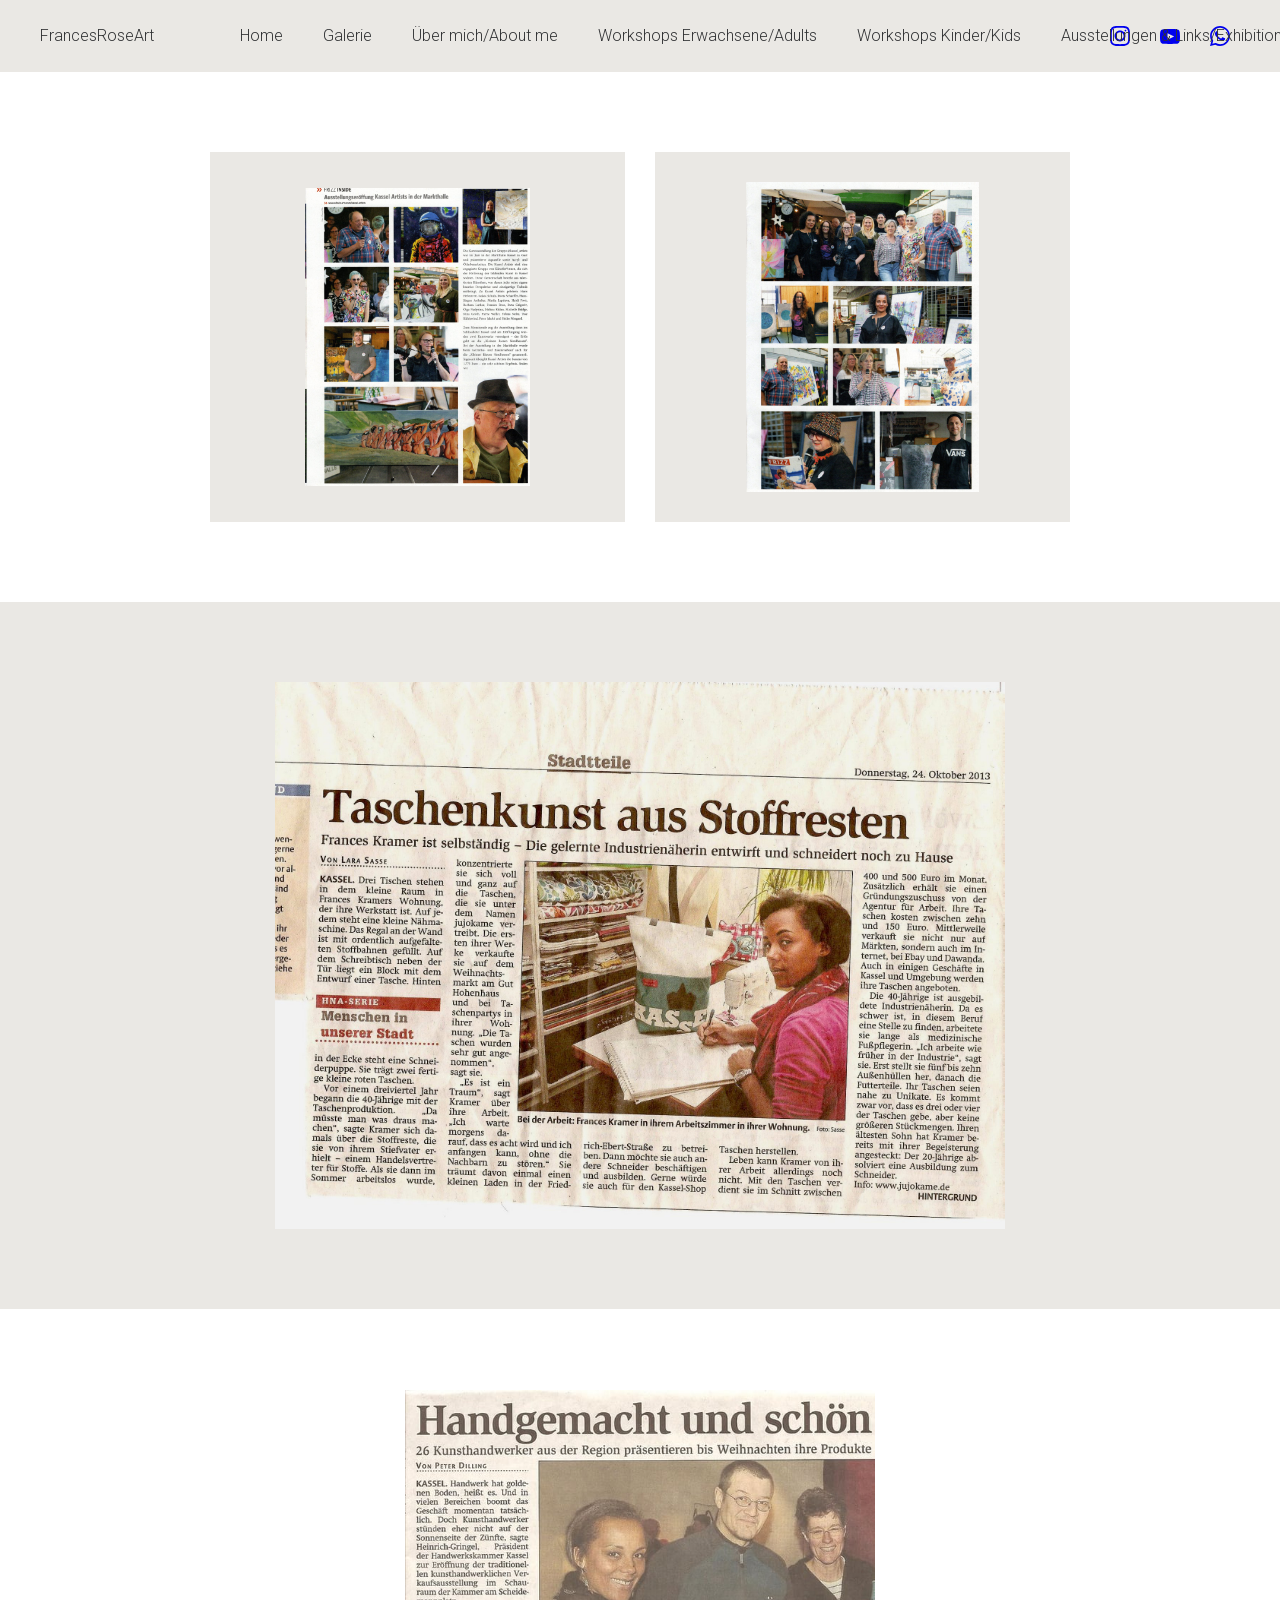
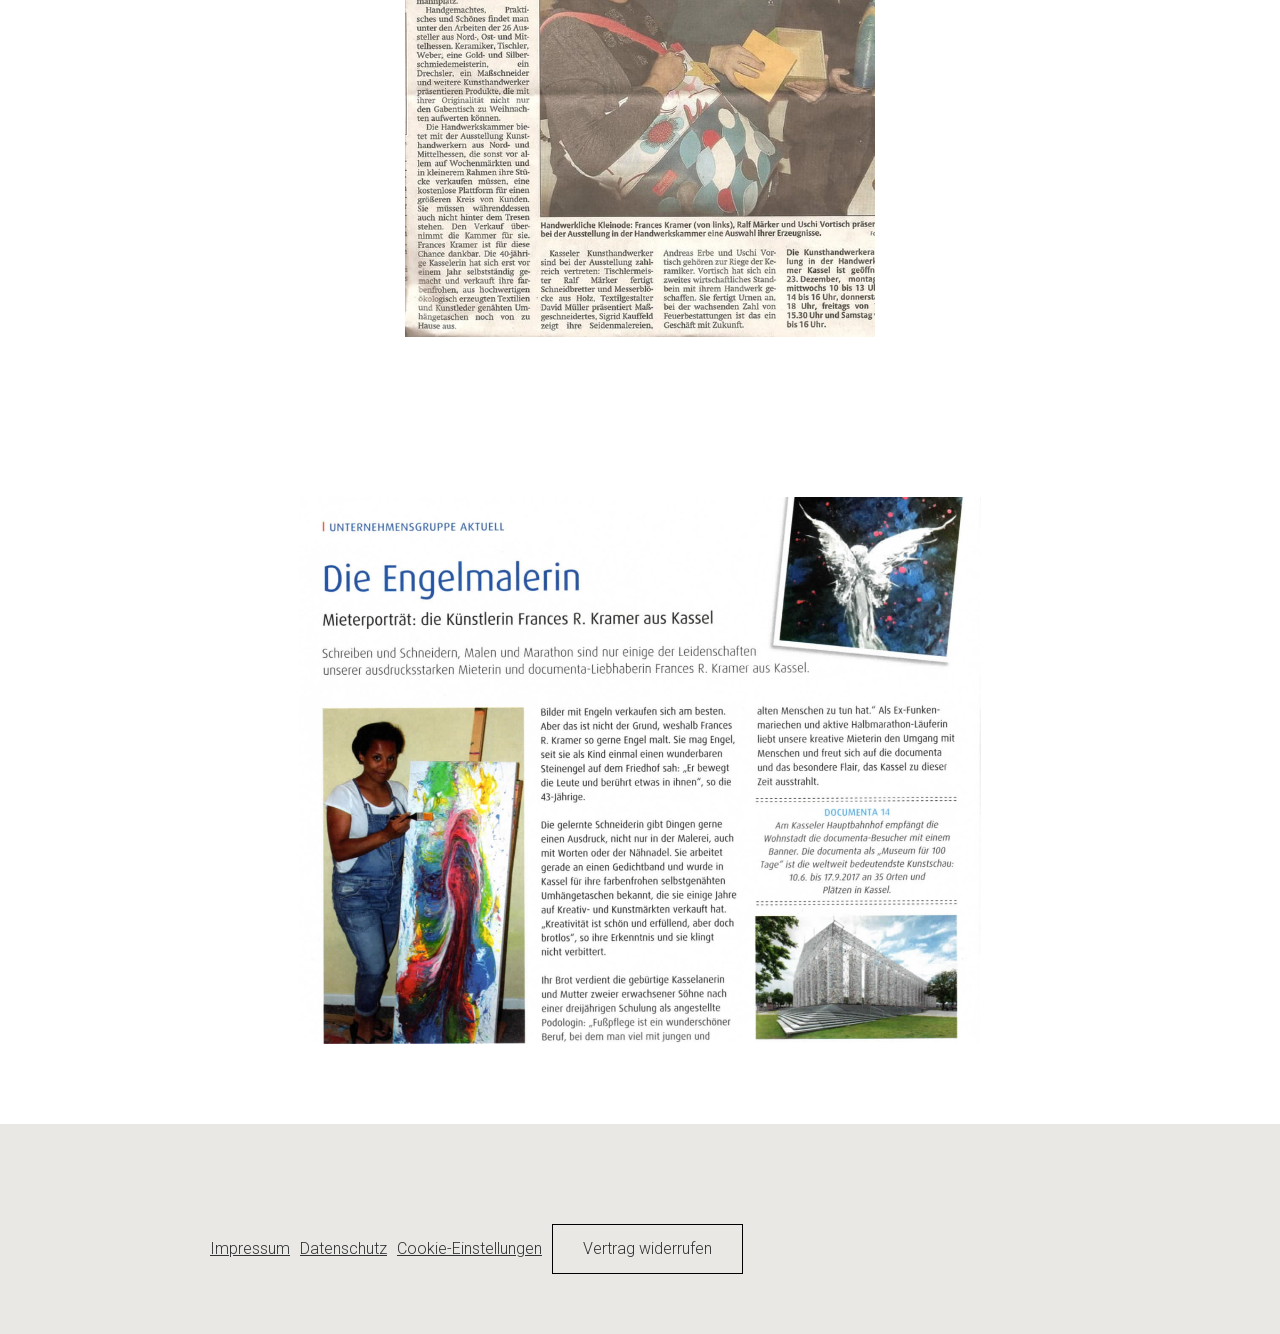
<file: presse-press/index.html>
<!doctype html>
<html lang="de">
  <head>
    <meta charset="utf-8">
    <meta name="viewport" content="width=device-width, initial-scale=1">
    <meta name="format-detection" content="telephone=no">
    
    
    
    <link rel='shortcut icon' type='image/png' href="../assets/img/favicon.jpg" />
    <title>Presse/Press | FrancesRoseArt</title>
    
    <meta name="robots" content="index, follow, archive"><meta name="twitter:card" content="summary_large_image">
<meta property="og:type" content="website">
<meta name="generator" content="Jimdo Dolphin">
<meta property="og:title" content="Presse/Press | FrancesRoseArt">
<meta property="og:site_name" content="FrancesRoseArt">
<meta name="google-site-verification" content="zah1QKVyRRU0oQmavJsoxUB_8HCzB8Y1OtcdSbikHWY">
<meta property="og:image" content="../assets/img/472761538_5e3fba91-97be-4685-8e6f-7030cfc0da4f.jpg">
<meta property="og:image:width" content="1200">
<meta property="og:image:height" content="630">

    <script type="application/ld+json">{"@context":"https://schema.org","@type":"","name":"FrancesRoseArt","url":"https://frances-rose-art.de/presse-press/","@id":"https://frances-rose-art.de"}</script>
    
<link href="../assets/css/f4faa6a54e4f0d6421c0.css" rel="stylesheet" />
<link href="../assets/css/fonts.css" rel="stylesheet" />
<link href="../assets/css/fonts.css" rel="stylesheet" />
    <style>.css-1st5hyz{background-color:#eae8e4;}.css-1c375l0 .hugeTitleFontSize h1:not(.customScale){font-size:64px !important;}.css-1c375l0 h1:not(.customScale){font-size:48px !important;}.css-1c375l0 h2:not(.customScale), .css-1c375l0 .smallTitleFontSize h1, [data-css-1c375l0] .smallTitleFontSize h1, .css-1c375l0 h1.smallTitleFontSize, [data-css-1c375l0] h1.smallTitleFontSize{font-size:36px !important;}.css-1c375l0 h3:not(.customScale), .css-1c375l0 h4:not(.customScale), [data-css-1c375l0] h4:not(.customScale), .css-1c375l0 h5:not(.customScale), [data-css-1c375l0] h5:not(.customScale), .css-1c375l0 h6:not(.customScale), [data-css-1c375l0] h6:not(.customScale){font-size:24px !important;}.css-1c375l0 li:not(.customScale){font-size:18px !important;}.css-1c375l0 p:not(.customScale){font-size:18px !important;}.css-1c375l0 .customScale p, .css-1c375l0 .customScale h1, [data-css-1c375l0] .customScale h1, .css-1c375l0 .customScale h2, [data-css-1c375l0] .customScale h2, .css-1c375l0 .customScale h3, [data-css-1c375l0] .customScale h3, .css-1c375l0 .customScale h4, [data-css-1c375l0] .customScale h4, .css-1c375l0 .customScale h5, [data-css-1c375l0] .customScale h5, .css-1c375l0 .customScale h6, [data-css-1c375l0] .customScale h6{font-size:inherit !important;}@media only screen and (max-width: 1280px){.css-1c375l0 h1:not(.customScale){font-size:36px !important;}.css-1c375l0 h2:not(.customScale), .css-1c375l0 .smallTitleFontSize h1, [data-css-1c375l0] .smallTitleFontSize h1, .css-1c375l0 h1.smallTitleFontSize, [data-css-1c375l0] h1.smallTitleFontSize{font-size:24px !important;}.css-1c375l0 h3:not(.customScale), .css-1c375l0 h4:not(.customScale), [data-css-1c375l0] h4:not(.customScale), .css-1c375l0 h5:not(.customScale), [data-css-1c375l0] h5:not(.customScale), .css-1c375l0 h6:not(.customScale), [data-css-1c375l0] h6:not(.customScale){font-size:18px !important;}.css-1c375l0 p:not(.customScale){font-size:16px !important;}.css-1c375l0 li:not(.customScale){font-size:16px !important;}.css-1c375l0 .customScale p, .css-1c375l0 .customScale li, [data-css-1c375l0] .customScale li, .css-1c375l0 .customScale h1, [data-css-1c375l0] .customScale h1, .css-1c375l0 .customScale h2, [data-css-1c375l0] .customScale h2, .css-1c375l0 .customScale h3, [data-css-1c375l0] .customScale h3, .css-1c375l0 .customScale h4, [data-css-1c375l0] .customScale h4, .css-1c375l0 .customScale h5, [data-css-1c375l0] .customScale h5, .css-1c375l0 .customScale h6, [data-css-1c375l0] .customScale h6{font-size:inherit !important;}}@media only screen and (max-width: 800px){.css-1c375l0 .hugeTitleFontSize h1:not(.customScale){font-size:40px !important;}}.css-9s1hn{background-color:#FFFFFF;}.css-11ny15p{background-color:transparent !important;border-radius:0 !important;}.css-1nyslin{border-color:#000000 !important;}</style>
  <link rel="stylesheet" href="../assets/css/site.css"></head>
  <body>
    <div id="root"><div class="WJO2X"><main data-testid="static-page-main"><div class="Ks0Co eBtPw zfsFk" style="--headlineFontFamily:&quot;Raleway&quot;;--headlineNormalFontWeight:300;--headlineBoldFontWeight:500;--copyFontFamily:&quot;Roboto&quot;;--copyNormalFontWeight:300;--copyBoldFontWeight:500"><div><div></div><div class="nzRGu"><header class="foFqY css-1st5hyz"><div class="DyyGf qqrXP CHRTx"><div class="VMnwf" style="flex-basis: 140px;"><div class="aV61Y"><a href="../index.html" class="zofC1"><div class="Yc2rK CvWyc"><div class="Rjf5Z"><p class="fVQWf">FrancesRoseArt</p></div></div></a></div></div><div class="kqI0W"><div class="FZhvH"><nav><ul class="lXoOb DjAD4 NIvq5"><li class="L2ZRx Ptk8T"><a href="../index.html" class="d6OwN w8gOz xVIEQ"><span class="lo9Ld">Home</span></a></li><li class="L2ZRx Ptk8T"><a href="../galerie/" class="d6OwN w8gOz xVIEQ"><span class="lo9Ld">Galerie</span></a></li><li class="L2ZRx Ptk8T"><a href="../ueber-mich-about-me/" class="d6OwN w8gOz xVIEQ"><span class="lo9Ld">Über mich/About me</span></a></li><li class="L2ZRx Ptk8T"><a href="../workshops-erwachsene-adults/" class="d6OwN w8gOz xVIEQ"><span class="lo9Ld">Workshops  Erwachsene/Adults</span></a></li><li class="L2ZRx Ptk8T"><a href="../workshops-kinder-kids/" class="d6OwN w8gOz xVIEQ"><span class="lo9Ld">Workshops Kinder/Kids</span></a></li><li class="L2ZRx Ptk8T"><a href="../ausstellungen-und-links-exhibitions-und-links/" class="d6OwN w8gOz xVIEQ"><span class="lo9Ld">Ausstellungen &amp; Links/Exhibitions&amp;Links</span></a></li><li class="L2ZRx Ptk8T"><a href="../kontakt-contact/" class="d6OwN w8gOz xVIEQ"><span class="lo9Ld">Kontakt/Contact</span></a></li><li class="L2ZRx Ptk8T"><a href="../presse-press/" class="d6OwN w8gOz lwNfy xVIEQ"><span class="lo9Ld">Presse/Press</span></a></li><li class="L2ZRx Ptk8T"><a href="../wo-du-mich-noch-findest-where-to-find-me/" class="d6OwN w8gOz xVIEQ"><span class="lo9Ld">Wo du mich noch findest/ Where to find me</span></a></li></ul></nav></div></div><div class="S7q2B" style="flex-basis: 140px;"><div class="IS6uY"><div class="LDwHJ"><a href="https://www.instagram.com/francesroseart/?next=%2F" target="_blank" class="EqttM css-irzfol">
    <svg width="20px" height="20px" viewBox="0 0 20 20" version="1.1" xmlns="http://www.w3.org/2000/svg" xmlns:xlink="http://www.w3.org/1999/xlink">
        <g id="Symbols" stroke="none" stroke-width="1" fill="none" fill-rule="evenodd">
            <g id="Social/Instagram" transform="translate(-10.000000, -10.000000)">
                <path d="M24.0335249,11.8763976 C26.7380658,11.9994825 28.0013491,13.2827256 28.124434,15.9673067 C28.17267,17.0193498 28.1818182,17.3353786 28.1818182,20 C28.1818182,22.6654531 28.1718383,22.9806502 28.124434,24.0326933 C28.0005175,26.7147794 26.7405607,28.0005175 24.0335249,28.1236024 C22.9806502,28.1718383 22.6662847,28.1818182 20,28.1818182 C17.3353786,28.1818182 17.0193498,28.1718383 15.9673067,28.1236024 C13.2561127,27.9996858 11.9994825,26.7106212 11.8763976,24.0318616 C11.8281617,22.9798185 11.8181818,22.6646214 11.8181818,19.9991683 C11.8181818,17.3345469 11.8289933,17.0193498 11.8763976,15.9664751 C12.0003142,13.2827256 13.2602709,11.9986509 15.9673067,11.875566 C17.0201815,11.8281617 17.3353786,11.8181818 20,11.8181818 C22.6646214,11.8181818 22.9806502,11.8281617 24.0335249,11.8763976 Z M20,10 C17.2841667,10 16.9441667,10.0116667 15.8775,10.06 C12.2458333,10.2266667 10.2275,12.2416667 10.0608333,15.8766667 C10.0116667,16.9441667 10,17.2841667 10,20 C10,22.7158333 10.0116667,23.0566667 10.06,24.1233333 C10.2266667,27.755 12.2416667,29.7733333 15.8766667,29.94 C16.9441667,29.9883333 17.2841667,30 20,30 C22.7158333,30 23.0566667,29.9883333 24.1233333,29.94 C27.7516667,29.7733333 29.775,27.7583333 29.9391667,24.1233333 C29.9883333,23.0566667 30,22.7158333 30,20 C30,17.2841667 29.9883333,16.9441667 29.94,15.8775 C29.7766667,12.2491667 27.7591667,10.2275 24.1241667,10.0608333 C23.0566667,10.0116667 22.7158333,10 20,10 Z M20,14.5454545 C16.9876958,14.5454545 14.5454545,16.9874977 14.5454545,19.9995574 C14.5454545,23.0116172 16.9876958,25.4545455 20,25.4545455 C23.0123042,25.4545455 25.4545455,23.0125023 25.4545455,19.9995574 C25.4545455,16.9874977 23.0123042,14.5454545 20,14.5454545 Z M20,23.6363636 C17.9918182,23.6363636 16.3636364,22.0090909 16.3636364,20 C16.3636364,17.9918182 17.9918182,16.3636364 20,16.3636364 C22.0081818,16.3636364 23.6363636,17.9918182 23.6363636,20 C23.6363636,22.0090909 22.0081818,23.6363636 20,23.6363636 Z M25.4551768,13.6363636 C24.9526515,13.6363636 24.5454545,14.0435606 24.5454545,14.5454545 C24.5454545,15.0473485 24.9526515,15.4545455 25.4551768,15.4545455 C25.9570707,15.4545455 26.3636364,15.0473485 26.3636364,14.5454545 C26.3636364,14.0435606 25.9570707,13.6363636 25.4551768,13.6363636 Z" fill="currentColor"></path>
            </g>
        </g>
    </svg></a><a href="https://www.youtube.com/@francesroseart3865" target="_blank" class="EqttM css-irzfol">
    <svg width="20px" height="15px" viewBox="0 0 20 15" version="1.1" xmlns="http://www.w3.org/2000/svg" xmlns:xlink="http://www.w3.org/1999/xlink">
        <g id="Symbols" stroke="none" stroke-width="1" fill="none" fill-rule="evenodd">
            <g id="Social/Youtube" transform="translate(-10.000000, -13.000000)">
                <path d="M26.3457424,13.1534368 C23.3424258,12.9484379 16.6532963,12.9492713 13.6541463,13.1534368 C10.4066644,13.3751022 10.0241665,15.336758 10,20.5000626 C10.0241665,25.6542006 10.4033311,27.6241896 13.6541463,27.8466884 C16.6541296,28.0508539 23.3424258,28.0516872 26.3457424,27.8466884 C29.5932243,27.625023 29.9757222,25.6633672 29.9998887,20.5000626 C29.9757222,15.3459246 29.5965576,13.3759356 26.3457424,13.1534368 Z M17.4999583,23.8333774 L17.4999583,17.1667478 L24.1665878,20.4942293 L17.4999583,23.8333774 Z" fill="currentColor" fill-rule="nonzero"></path>
            </g>
        </g>
    </svg></a><a href="https://wa.me/4915237843049" target="_blank" class="EqttM css-irzfol">
    <svg width="20" height="21" viewBox="0 0 20 21" fill="none" xmlns="http://www.w3.org/2000/svg">
        <g clip-path="url(#clip0)">
            <path fill-rule="evenodd" clip-rule="evenodd" d="M17.0859 2.92031C15.206 1.03806 12.7059 0.000954973 10.042 0C4.55283 0 0.0854701 4.46689 0.0835601 9.9575C0.0826052 11.7127 0.54147 13.426 1.41288 14.9358L0 20.0965L5.27909 18.7117C6.73351 19.5053 8.37129 19.9231 10.0377 19.9236H10.042C10.0425 19.9236 10.0415 19.9236 10.042 19.9236C15.5302 19.9236 19.9981 15.4562 20 9.96562C20.001 7.30459 18.9662 4.80256 17.0859 2.92031ZM10.042 18.2419H10.0387C8.55369 18.2414 7.09688 17.8422 5.82581 17.0883L5.52356 16.9088L2.39077 17.7305L3.22685 14.676L3.03013 14.3628C2.20169 13.0449 1.76384 11.5217 1.76479 9.95798C1.7667 5.39464 5.47964 1.68171 10.0454 1.68171C12.2561 1.68266 14.3341 2.54453 15.897 4.10925C17.4598 5.67349 18.3197 7.75343 18.3188 9.96467C18.3169 14.5285 14.6039 18.2419 10.042 18.2419ZM14.582 12.0427C14.3332 11.9181 13.1099 11.3164 12.8816 11.2333C12.6534 11.1503 12.4877 11.1087 12.322 11.358C12.1563 11.6072 11.6793 12.1678 11.5342 12.3335C11.389 12.4996 11.2439 12.5202 10.9951 12.3956C10.7463 12.2709 9.94461 12.0083 8.99394 11.1608C8.25431 10.5009 7.75486 9.68629 7.6097 9.43704C7.46455 9.1878 7.59442 9.05314 7.71857 8.92948C7.8303 8.81774 7.96734 8.63869 8.09196 8.49353C8.21659 8.34837 8.25765 8.24428 8.34073 8.07859C8.42382 7.91243 8.38228 7.76727 8.3202 7.64265C8.25813 7.51803 7.76059 6.29327 7.55288 5.79525C7.3509 5.31013 7.14559 5.37602 6.99327 5.3679C6.84811 5.36074 6.68242 5.35931 6.51626 5.35931C6.35057 5.35931 6.08079 5.42138 5.85255 5.67063C5.62431 5.91988 4.98162 6.52199 4.98162 7.74626C4.98162 8.97102 5.87308 10.1542 5.99771 10.3204C6.12233 10.4866 7.75247 12.9996 10.2483 14.0777C10.8418 14.3341 11.3054 14.4874 11.6669 14.602C12.2628 14.7916 12.8052 14.7648 13.234 14.7009C13.712 14.6292 14.7061 14.0987 14.9133 13.5176C15.1206 12.9365 15.1206 12.438 15.0585 12.3344C14.9964 12.2299 14.8307 12.1673 14.582 12.0427Z" fill="currentColor"></path>
        </g>
        <defs>
            <clipPath id="clip0">
            <rect width="20" height="20.0965" fill="white"></rect>
        </clipPath>
        </defs>
    </svg></a></div></div></div><button class="frbg-burger" aria-label="Menü öffnen"><span></span><span></span><span></span></button><div class="G4Yk_ QetrU" style="background-color: rgb(234, 232, 228);"><div class="bEi0A"><ul class="h29F6"><li class="HoOCC j6iCP iRwdb"><div class="ZuOGq"><a href="../index.html" class="d6OwN w8gOz xVIEQ SR1jc"><span class="lo9Ld">Home</span></a></div></li><li class="HoOCC j6iCP iRwdb"><div class="ZuOGq"><a href="../galerie/" class="d6OwN w8gOz xVIEQ SR1jc"><span class="lo9Ld">Galerie</span></a></div></li><li class="HoOCC j6iCP iRwdb"><div class="ZuOGq"><a href="../ueber-mich-about-me/" class="d6OwN w8gOz xVIEQ SR1jc"><span class="lo9Ld">Über mich/About me</span></a></div></li><li class="HoOCC j6iCP iRwdb"><div class="ZuOGq"><a href="../workshops-erwachsene-adults/" class="d6OwN w8gOz xVIEQ SR1jc"><span class="lo9Ld">Workshops  Erwachsene/Adults</span></a></div></li><li class="HoOCC j6iCP iRwdb"><div class="ZuOGq"><a href="../workshops-kinder-kids/" class="d6OwN w8gOz xVIEQ SR1jc"><span class="lo9Ld">Workshops Kinder/Kids</span></a></div></li><li class="HoOCC j6iCP iRwdb"><div class="ZuOGq"><a href="../ausstellungen-und-links-exhibitions-und-links/" class="d6OwN w8gOz xVIEQ SR1jc"><span class="lo9Ld">Ausstellungen &amp; Links/Exhibitions&amp;Links</span></a></div></li><li class="HoOCC j6iCP iRwdb"><div class="ZuOGq"><a href="../kontakt-contact/" class="d6OwN w8gOz xVIEQ SR1jc"><span class="lo9Ld">Kontakt/Contact</span></a></div></li><li class="HoOCC j6iCP iRwdb"><div class="ZuOGq"><a href="../presse-press/" class="d6OwN w8gOz lwNfy xVIEQ SR1jc"><span class="lo9Ld">Presse/Press</span></a></div></li><li class="HoOCC j6iCP iRwdb"><div class="ZuOGq"><a href="../wo-du-mich-noch-findest-where-to-find-me/" class="d6OwN w8gOz xVIEQ SR1jc"><span class="lo9Ld">Wo du mich noch findest/ Where to find me</span></a></div></li></ul></div><div class="sTnOy"></div></div></div></header></div></div></div><div class="Ks0Co css-1c375l0 eBtPw zfsFk" style="--headlineFontFamily:&quot;Raleway&quot;;--headlineNormalFontWeight:300;--headlineBoldFontWeight:500;--copyFontFamily:&quot;Roboto&quot;;--copyNormalFontWeight:300;--copyBoldFontWeight:500"><section class="oXRwe css-9s1hn" id="a0f3f18a-bc42-45c0-82fc-412a0f881511"><div class="plfvA"><div style="transition:transform 200ms, opacity 200ms;width:100%;transform:translateY(0px);opacity:1"><div class="gCSSY ph_ub"><div class="U7sZm NvGKx"><div class="utmr4" style="background-color:#eae8e4"><div class="LScEr CKPPE"><div class="FHs03" style="padding-bottom:74.67%"><div class="OAT9p"><img class="WCO6N" style="width:54%" draggable="false" src="../assets/img/472761538_5e3fba91-97be-4685-8e6f-7030cfc0da4f.jpg" sizes="(min-width:1441px) 1440px,(min-width:1281px) 1280px,(max-width:900px) 100vw,(max-width:1440px) 900px" alt="" loading="lazy"/></div></div></div></div></div><div class="U7sZm NvGKx"><div class="utmr4" style="background-color:#eae8e4"><div class="LScEr CKPPE"><div class="FHs03" style="padding-bottom:74.67%"><div class="OAT9p"><img class="WCO6N" style="width:56%" draggable="false" src="../assets/img/472761620_e89f10a7-dee7-4e13-be08-a0635cb6a391.jpg" sizes="(min-width:1441px) 1440px,(min-width:1281px) 1280px,(max-width:900px) 100vw,(max-width:1440px) 900px" alt="" loading="lazy"/></div></div></div></div></div></div></div></div></section><section class="oXRwe css-1st5hyz" id="17b27735-0d5e-44a4-9b9c-f701cbee2909"><div class="plfvA"><div class="rhaBK" style="transition:transform 200ms, opacity 200ms;width:100%;transform:translateY(0px);opacity:1"><div class="neGLE"><div class="FHs03" style="padding-bottom:75%"><div class="OAT9p"><img class="WCO6N" style="width:100%" draggable="false" src="../assets/img/472757064_4e587969-7036-4f65-a457-036b712fd64c.jpg" sizes="(min-width:1441px) 1440px,(min-width:1281px) 1280px,(max-width:900px) 100vw,(max-width:1440px) 900px" alt="" loading="lazy"/></div></div></div></div></div></section><section class="oXRwe css-9s1hn" id="92508a70-71bf-46a9-bfe9-0828fc2449db"><div class="plfvA"><div class="rhaBK" style="transition:transform 200ms, opacity 200ms;width:100%;transform:translateY(0px);opacity:1"><div class="neGLE"><div class="FHs03" style="padding-bottom:75%"><div class="OAT9p"><img class="WCO6N" style="width:64.46%" draggable="false" src="../assets/img/472756639_1ad3e054-d71e-4b2c-9df8-1112af4f171f.jpg" sizes="(min-width:1441px) 1440px,(min-width:1281px) 1280px,(max-width:900px) 100vw,(max-width:1440px) 900px" alt="" loading="lazy"/></div></div></div></div></div></section><section class="oXRwe css-9s1hn" id="b53150dd-ee51-404c-a85e-fd7dc2c2685e"><div class="plfvA"><div class="rhaBK" style="transition:transform 200ms, opacity 200ms;width:100%;transform:translateY(0px);opacity:1"><div class="neGLE"><div class="FHs03" style="padding-bottom:75%"><div class="OAT9p"><img class="WCO6N" style="width:93.4%" draggable="false" src="../assets/img/472756689_e3a83012-c3e2-4b64-842f-b58cf2b36381.jpg" sizes="(min-width:1441px) 1440px,(min-width:1281px) 1280px,(max-width:900px) 100vw,(max-width:1440px) 900px" alt="" loading="lazy"/></div></div></div></div></div></section></div><div class="Ks0Co eBtPw zfsFk" style="--headlineFontFamily:&quot;Raleway&quot;;--headlineNormalFontWeight:300;--headlineBoldFontWeight:500;--copyFontFamily:&quot;Roboto&quot;;--copyNormalFontWeight:300;--copyBoldFontWeight:500"><div class="oXRwe css-1st5hyz WBV6S TucNI SEedf css-1st5hyz" id="00fec12a-8880-447c-9acb-f4d815055d9a"><div class="plfvA"><footer class="WbFOy"><div class="rMRyj"></div><div class="zdVni"><div class="Ypjwe"><a href="../impressum/" class="L8XKw a4RTG FocLF q6Lv8">Impressum</a><a href="../datenschutz/" class="L8XKw a4RTG FocLF q6Lv8">Datenschutz</a><a href="../cookie-einstellungen/" class="L8XKw a4RTG FocLF q6Lv8">Cookie-Einstellungen</a><div data-testid="footer-withdrawal-button"><a class="iyLSG TmYHM c88XE Rjf5Z css-11ny15p" href="../widerruf/" draggable="false"><span class="pSsxA css-1nyslin">Vertrag widerrufen</span></a></div></div></div></footer></div></div></div></main></div></div>
    
    
    
    
  <script src="../assets/js/site.js" defer></script></body>
</html>
</file>
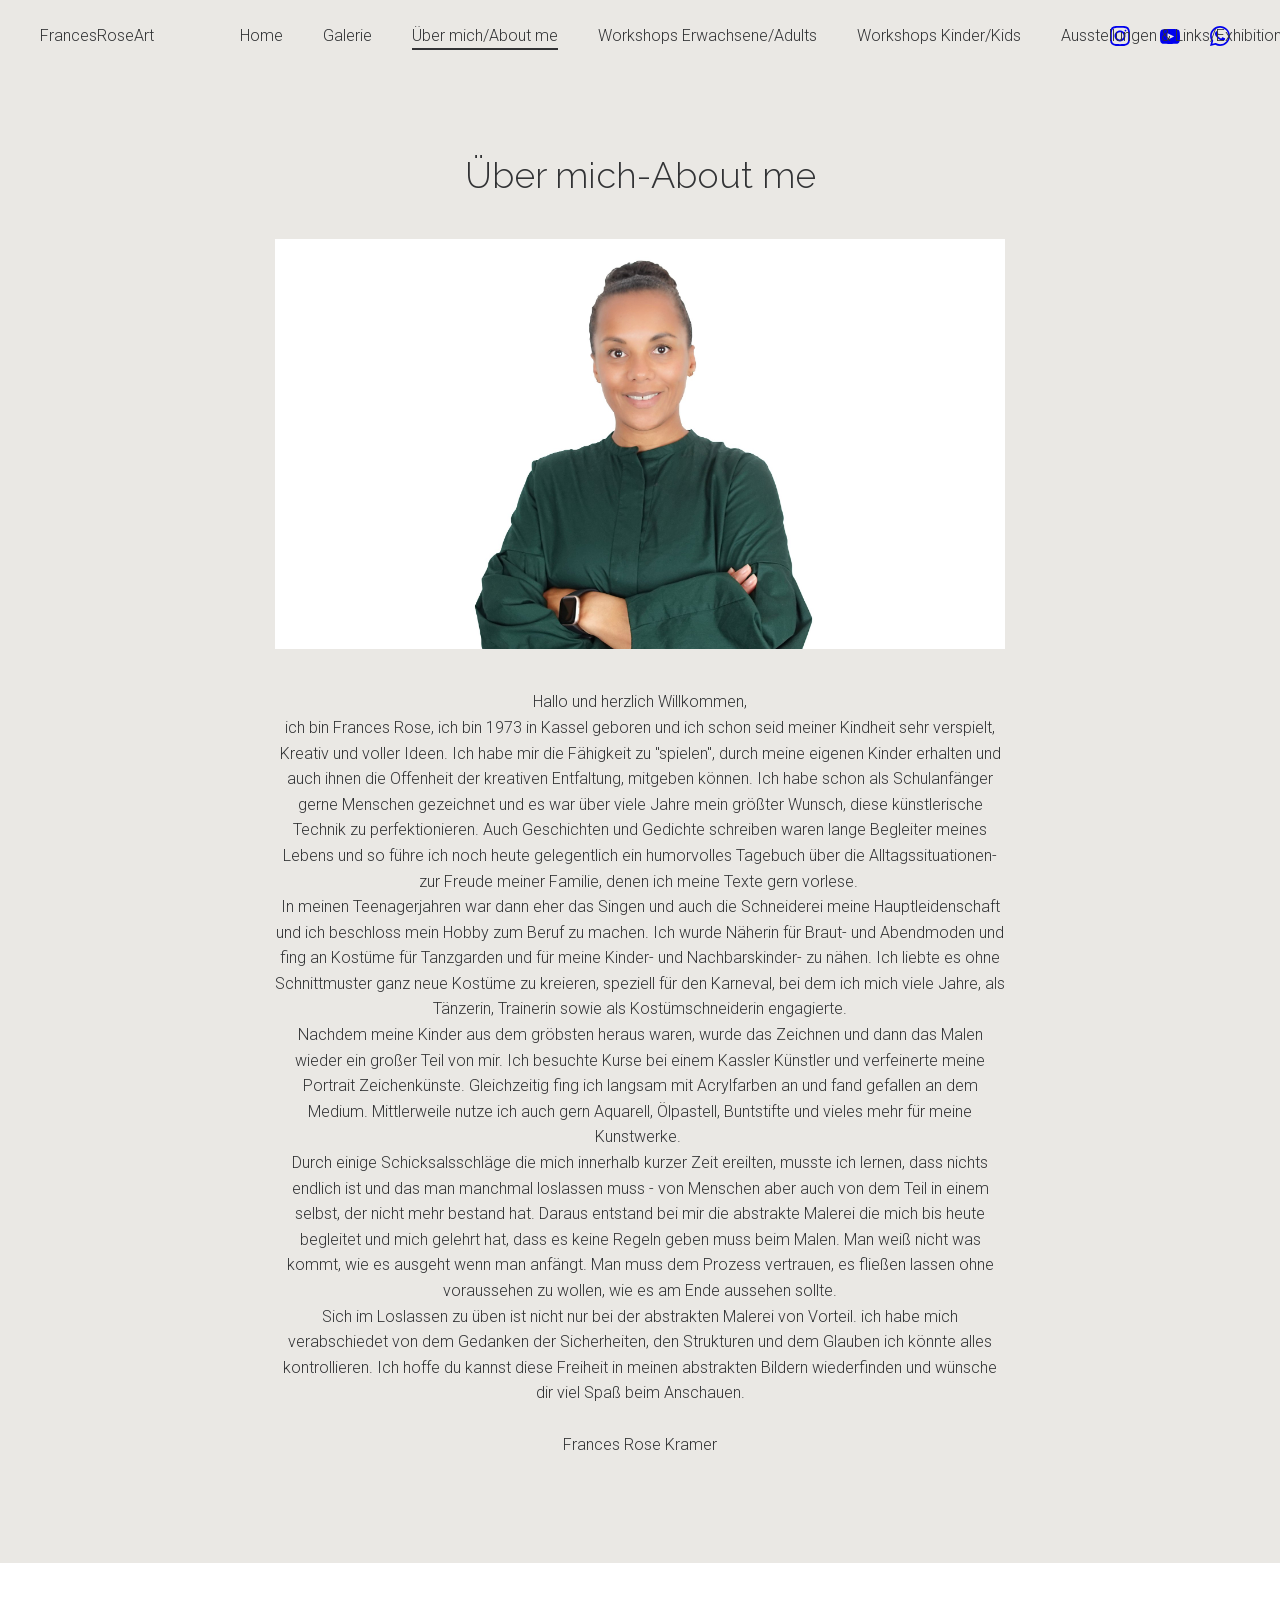
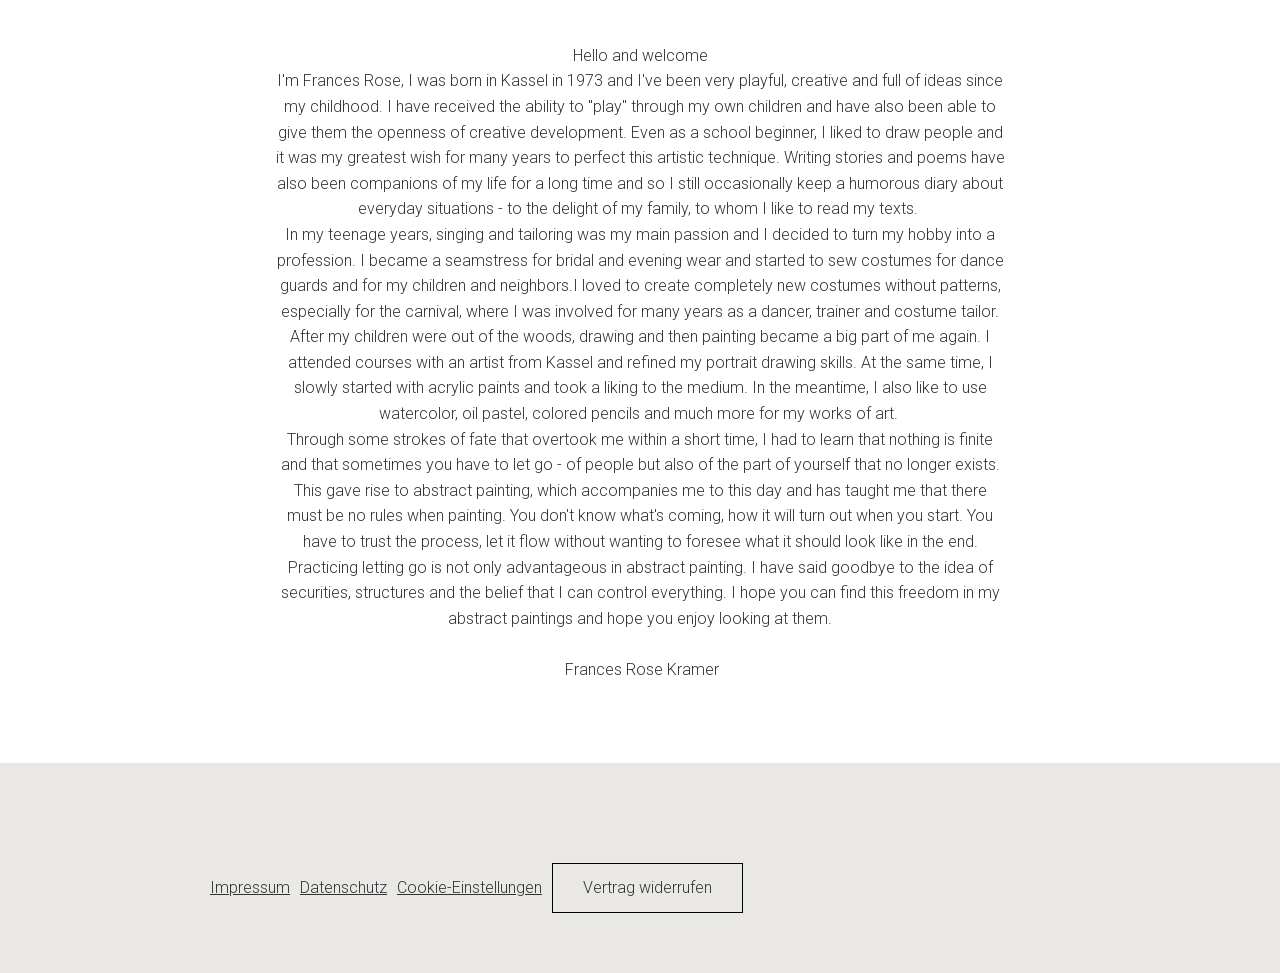
<file: ueber-mich-about-me/index.html>
<!doctype html>
<html lang="de">
  <head>
    <meta charset="utf-8">
    <meta name="viewport" content="width=device-width, initial-scale=1">
    <meta name="format-detection" content="telephone=no">
    
    
    
    <link rel='shortcut icon' type='image/png' href="../assets/img/favicon.jpg" />
    <title>Über mich/About me | FrancesRoseArt</title>
    
    <meta name="robots" content="index, follow, archive"><meta name="twitter:card" content="summary_large_image">
<meta property="og:type" content="website">
<meta name="generator" content="Jimdo Dolphin">
<meta property="og:title" content="Über mich/About me | FrancesRoseArt">
<meta property="og:site_name" content="FrancesRoseArt">
<meta name="google-site-verification" content="zah1QKVyRRU0oQmavJsoxUB_8HCzB8Y1OtcdSbikHWY">
<meta property="og:description" content="Über mich-About me">
<meta name="description" content="Über mich-About me">
<meta property="og:image" content="../assets/img/471633693_22081200-8c28-43c4-a57f-fc446f5583da.jpg">
<meta property="og:image:width" content="1200">
<meta property="og:image:height" content="630">

    <script type="application/ld+json">{"@context":"https://schema.org","@type":"","name":"FrancesRoseArt","url":"https://frances-rose-art.de/ueber-mich-about-me/","@id":"https://frances-rose-art.de","description":"Über mich-About me"}</script>
    
<link href="../assets/css/f4faa6a54e4f0d6421c0.css" rel="stylesheet" />
<link href="../assets/css/fonts.css" rel="stylesheet" />
<link href="../assets/css/fonts.css" rel="stylesheet" />
    <style>.css-1st5hyz{background-color:#eae8e4;}.css-1c375l0 .hugeTitleFontSize h1:not(.customScale){font-size:64px !important;}.css-1c375l0 h1:not(.customScale){font-size:48px !important;}.css-1c375l0 h2:not(.customScale), .css-1c375l0 .smallTitleFontSize h1, [data-css-1c375l0] .smallTitleFontSize h1, .css-1c375l0 h1.smallTitleFontSize, [data-css-1c375l0] h1.smallTitleFontSize{font-size:36px !important;}.css-1c375l0 h3:not(.customScale), .css-1c375l0 h4:not(.customScale), [data-css-1c375l0] h4:not(.customScale), .css-1c375l0 h5:not(.customScale), [data-css-1c375l0] h5:not(.customScale), .css-1c375l0 h6:not(.customScale), [data-css-1c375l0] h6:not(.customScale){font-size:24px !important;}.css-1c375l0 li:not(.customScale){font-size:18px !important;}.css-1c375l0 p:not(.customScale){font-size:18px !important;}.css-1c375l0 .customScale p, .css-1c375l0 .customScale h1, [data-css-1c375l0] .customScale h1, .css-1c375l0 .customScale h2, [data-css-1c375l0] .customScale h2, .css-1c375l0 .customScale h3, [data-css-1c375l0] .customScale h3, .css-1c375l0 .customScale h4, [data-css-1c375l0] .customScale h4, .css-1c375l0 .customScale h5, [data-css-1c375l0] .customScale h5, .css-1c375l0 .customScale h6, [data-css-1c375l0] .customScale h6{font-size:inherit !important;}@media only screen and (max-width: 1280px){.css-1c375l0 h1:not(.customScale){font-size:36px !important;}.css-1c375l0 h2:not(.customScale), .css-1c375l0 .smallTitleFontSize h1, [data-css-1c375l0] .smallTitleFontSize h1, .css-1c375l0 h1.smallTitleFontSize, [data-css-1c375l0] h1.smallTitleFontSize{font-size:24px !important;}.css-1c375l0 h3:not(.customScale), .css-1c375l0 h4:not(.customScale), [data-css-1c375l0] h4:not(.customScale), .css-1c375l0 h5:not(.customScale), [data-css-1c375l0] h5:not(.customScale), .css-1c375l0 h6:not(.customScale), [data-css-1c375l0] h6:not(.customScale){font-size:18px !important;}.css-1c375l0 p:not(.customScale){font-size:16px !important;}.css-1c375l0 li:not(.customScale){font-size:16px !important;}.css-1c375l0 .customScale p, .css-1c375l0 .customScale li, [data-css-1c375l0] .customScale li, .css-1c375l0 .customScale h1, [data-css-1c375l0] .customScale h1, .css-1c375l0 .customScale h2, [data-css-1c375l0] .customScale h2, .css-1c375l0 .customScale h3, [data-css-1c375l0] .customScale h3, .css-1c375l0 .customScale h4, [data-css-1c375l0] .customScale h4, .css-1c375l0 .customScale h5, [data-css-1c375l0] .customScale h5, .css-1c375l0 .customScale h6, [data-css-1c375l0] .customScale h6{font-size:inherit !important;}}@media only screen and (max-width: 800px){.css-1c375l0 .hugeTitleFontSize h1:not(.customScale){font-size:40px !important;}}.css-9s1hn{background-color:#FFFFFF;}.css-11ny15p{background-color:transparent !important;border-radius:0 !important;}.css-1nyslin{border-color:#000000 !important;}</style>
  <link rel="stylesheet" href="../assets/css/site.css"></head>
  <body>
    <div id="root"><div class="WJO2X"><main data-testid="static-page-main"><div class="Ks0Co eBtPw zfsFk" style="--headlineFontFamily:&quot;Raleway&quot;;--headlineNormalFontWeight:300;--headlineBoldFontWeight:500;--copyFontFamily:&quot;Roboto&quot;;--copyNormalFontWeight:300;--copyBoldFontWeight:500"><div><div></div><div class="nzRGu"><header class="foFqY css-1st5hyz"><div class="DyyGf qqrXP CHRTx"><div class="VMnwf" style="flex-basis: 140px;"><div class="aV61Y"><a href="../index.html" class="zofC1"><div class="Yc2rK CvWyc"><div class="Rjf5Z"><p class="fVQWf">FrancesRoseArt</p></div></div></a></div></div><div class="kqI0W"><div class="FZhvH"><nav><ul class="lXoOb DjAD4 NIvq5"><li class="L2ZRx Ptk8T"><a href="../index.html" class="d6OwN w8gOz xVIEQ"><span class="lo9Ld">Home</span></a></li><li class="L2ZRx Ptk8T"><a href="../galerie/" class="d6OwN w8gOz xVIEQ"><span class="lo9Ld">Galerie</span></a></li><li class="L2ZRx Ptk8T"><a href="../ueber-mich-about-me/" class="d6OwN w8gOz lwNfy xVIEQ"><span class="lo9Ld">Über mich/About me</span></a></li><li class="L2ZRx Ptk8T"><a href="../workshops-erwachsene-adults/" class="d6OwN w8gOz xVIEQ"><span class="lo9Ld">Workshops  Erwachsene/Adults</span></a></li><li class="L2ZRx Ptk8T"><a href="../workshops-kinder-kids/" class="d6OwN w8gOz xVIEQ"><span class="lo9Ld">Workshops Kinder/Kids</span></a></li><li class="L2ZRx Ptk8T"><a href="../ausstellungen-und-links-exhibitions-und-links/" class="d6OwN w8gOz xVIEQ"><span class="lo9Ld">Ausstellungen &amp; Links/Exhibitions&amp;Links</span></a></li><li class="L2ZRx Ptk8T"><a href="../kontakt-contact/" class="d6OwN w8gOz xVIEQ"><span class="lo9Ld">Kontakt/Contact</span></a></li><li class="L2ZRx Ptk8T"><a href="../presse-press/" class="d6OwN w8gOz xVIEQ"><span class="lo9Ld">Presse/Press</span></a></li><li class="L2ZRx Ptk8T"><a href="../wo-du-mich-noch-findest-where-to-find-me/" class="d6OwN w8gOz xVIEQ"><span class="lo9Ld">Wo du mich noch findest/ Where to find me</span></a></li></ul></nav></div></div><div class="S7q2B" style="flex-basis: 140px;"><div class="IS6uY"><div class="LDwHJ"><a href="https://www.instagram.com/francesroseart/?next=%2F" target="_blank" class="EqttM css-irzfol">
    <svg width="20px" height="20px" viewBox="0 0 20 20" version="1.1" xmlns="http://www.w3.org/2000/svg" xmlns:xlink="http://www.w3.org/1999/xlink">
        <g id="Symbols" stroke="none" stroke-width="1" fill="none" fill-rule="evenodd">
            <g id="Social/Instagram" transform="translate(-10.000000, -10.000000)">
                <path d="M24.0335249,11.8763976 C26.7380658,11.9994825 28.0013491,13.2827256 28.124434,15.9673067 C28.17267,17.0193498 28.1818182,17.3353786 28.1818182,20 C28.1818182,22.6654531 28.1718383,22.9806502 28.124434,24.0326933 C28.0005175,26.7147794 26.7405607,28.0005175 24.0335249,28.1236024 C22.9806502,28.1718383 22.6662847,28.1818182 20,28.1818182 C17.3353786,28.1818182 17.0193498,28.1718383 15.9673067,28.1236024 C13.2561127,27.9996858 11.9994825,26.7106212 11.8763976,24.0318616 C11.8281617,22.9798185 11.8181818,22.6646214 11.8181818,19.9991683 C11.8181818,17.3345469 11.8289933,17.0193498 11.8763976,15.9664751 C12.0003142,13.2827256 13.2602709,11.9986509 15.9673067,11.875566 C17.0201815,11.8281617 17.3353786,11.8181818 20,11.8181818 C22.6646214,11.8181818 22.9806502,11.8281617 24.0335249,11.8763976 Z M20,10 C17.2841667,10 16.9441667,10.0116667 15.8775,10.06 C12.2458333,10.2266667 10.2275,12.2416667 10.0608333,15.8766667 C10.0116667,16.9441667 10,17.2841667 10,20 C10,22.7158333 10.0116667,23.0566667 10.06,24.1233333 C10.2266667,27.755 12.2416667,29.7733333 15.8766667,29.94 C16.9441667,29.9883333 17.2841667,30 20,30 C22.7158333,30 23.0566667,29.9883333 24.1233333,29.94 C27.7516667,29.7733333 29.775,27.7583333 29.9391667,24.1233333 C29.9883333,23.0566667 30,22.7158333 30,20 C30,17.2841667 29.9883333,16.9441667 29.94,15.8775 C29.7766667,12.2491667 27.7591667,10.2275 24.1241667,10.0608333 C23.0566667,10.0116667 22.7158333,10 20,10 Z M20,14.5454545 C16.9876958,14.5454545 14.5454545,16.9874977 14.5454545,19.9995574 C14.5454545,23.0116172 16.9876958,25.4545455 20,25.4545455 C23.0123042,25.4545455 25.4545455,23.0125023 25.4545455,19.9995574 C25.4545455,16.9874977 23.0123042,14.5454545 20,14.5454545 Z M20,23.6363636 C17.9918182,23.6363636 16.3636364,22.0090909 16.3636364,20 C16.3636364,17.9918182 17.9918182,16.3636364 20,16.3636364 C22.0081818,16.3636364 23.6363636,17.9918182 23.6363636,20 C23.6363636,22.0090909 22.0081818,23.6363636 20,23.6363636 Z M25.4551768,13.6363636 C24.9526515,13.6363636 24.5454545,14.0435606 24.5454545,14.5454545 C24.5454545,15.0473485 24.9526515,15.4545455 25.4551768,15.4545455 C25.9570707,15.4545455 26.3636364,15.0473485 26.3636364,14.5454545 C26.3636364,14.0435606 25.9570707,13.6363636 25.4551768,13.6363636 Z" fill="currentColor"></path>
            </g>
        </g>
    </svg></a><a href="https://www.youtube.com/@francesroseart3865" target="_blank" class="EqttM css-irzfol">
    <svg width="20px" height="15px" viewBox="0 0 20 15" version="1.1" xmlns="http://www.w3.org/2000/svg" xmlns:xlink="http://www.w3.org/1999/xlink">
        <g id="Symbols" stroke="none" stroke-width="1" fill="none" fill-rule="evenodd">
            <g id="Social/Youtube" transform="translate(-10.000000, -13.000000)">
                <path d="M26.3457424,13.1534368 C23.3424258,12.9484379 16.6532963,12.9492713 13.6541463,13.1534368 C10.4066644,13.3751022 10.0241665,15.336758 10,20.5000626 C10.0241665,25.6542006 10.4033311,27.6241896 13.6541463,27.8466884 C16.6541296,28.0508539 23.3424258,28.0516872 26.3457424,27.8466884 C29.5932243,27.625023 29.9757222,25.6633672 29.9998887,20.5000626 C29.9757222,15.3459246 29.5965576,13.3759356 26.3457424,13.1534368 Z M17.4999583,23.8333774 L17.4999583,17.1667478 L24.1665878,20.4942293 L17.4999583,23.8333774 Z" fill="currentColor" fill-rule="nonzero"></path>
            </g>
        </g>
    </svg></a><a href="https://wa.me/4915237843049" target="_blank" class="EqttM css-irzfol">
    <svg width="20" height="21" viewBox="0 0 20 21" fill="none" xmlns="http://www.w3.org/2000/svg">
        <g clip-path="url(#clip0)">
            <path fill-rule="evenodd" clip-rule="evenodd" d="M17.0859 2.92031C15.206 1.03806 12.7059 0.000954973 10.042 0C4.55283 0 0.0854701 4.46689 0.0835601 9.9575C0.0826052 11.7127 0.54147 13.426 1.41288 14.9358L0 20.0965L5.27909 18.7117C6.73351 19.5053 8.37129 19.9231 10.0377 19.9236H10.042C10.0425 19.9236 10.0415 19.9236 10.042 19.9236C15.5302 19.9236 19.9981 15.4562 20 9.96562C20.001 7.30459 18.9662 4.80256 17.0859 2.92031ZM10.042 18.2419H10.0387C8.55369 18.2414 7.09688 17.8422 5.82581 17.0883L5.52356 16.9088L2.39077 17.7305L3.22685 14.676L3.03013 14.3628C2.20169 13.0449 1.76384 11.5217 1.76479 9.95798C1.7667 5.39464 5.47964 1.68171 10.0454 1.68171C12.2561 1.68266 14.3341 2.54453 15.897 4.10925C17.4598 5.67349 18.3197 7.75343 18.3188 9.96467C18.3169 14.5285 14.6039 18.2419 10.042 18.2419ZM14.582 12.0427C14.3332 11.9181 13.1099 11.3164 12.8816 11.2333C12.6534 11.1503 12.4877 11.1087 12.322 11.358C12.1563 11.6072 11.6793 12.1678 11.5342 12.3335C11.389 12.4996 11.2439 12.5202 10.9951 12.3956C10.7463 12.2709 9.94461 12.0083 8.99394 11.1608C8.25431 10.5009 7.75486 9.68629 7.6097 9.43704C7.46455 9.1878 7.59442 9.05314 7.71857 8.92948C7.8303 8.81774 7.96734 8.63869 8.09196 8.49353C8.21659 8.34837 8.25765 8.24428 8.34073 8.07859C8.42382 7.91243 8.38228 7.76727 8.3202 7.64265C8.25813 7.51803 7.76059 6.29327 7.55288 5.79525C7.3509 5.31013 7.14559 5.37602 6.99327 5.3679C6.84811 5.36074 6.68242 5.35931 6.51626 5.35931C6.35057 5.35931 6.08079 5.42138 5.85255 5.67063C5.62431 5.91988 4.98162 6.52199 4.98162 7.74626C4.98162 8.97102 5.87308 10.1542 5.99771 10.3204C6.12233 10.4866 7.75247 12.9996 10.2483 14.0777C10.8418 14.3341 11.3054 14.4874 11.6669 14.602C12.2628 14.7916 12.8052 14.7648 13.234 14.7009C13.712 14.6292 14.7061 14.0987 14.9133 13.5176C15.1206 12.9365 15.1206 12.438 15.0585 12.3344C14.9964 12.2299 14.8307 12.1673 14.582 12.0427Z" fill="currentColor"></path>
        </g>
        <defs>
            <clipPath id="clip0">
            <rect width="20" height="20.0965" fill="white"></rect>
        </clipPath>
        </defs>
    </svg></a></div></div></div><button class="frbg-burger" aria-label="Menü öffnen"><span></span><span></span><span></span></button><div class="G4Yk_ QetrU" style="background-color: rgb(234, 232, 228);"><div class="bEi0A"><ul class="h29F6"><li class="HoOCC j6iCP iRwdb"><div class="ZuOGq"><a href="../index.html" class="d6OwN w8gOz xVIEQ SR1jc"><span class="lo9Ld">Home</span></a></div></li><li class="HoOCC j6iCP iRwdb"><div class="ZuOGq"><a href="../galerie/" class="d6OwN w8gOz xVIEQ SR1jc"><span class="lo9Ld">Galerie</span></a></div></li><li class="HoOCC j6iCP iRwdb"><div class="ZuOGq"><a href="../ueber-mich-about-me/" class="d6OwN w8gOz lwNfy xVIEQ SR1jc"><span class="lo9Ld">Über mich/About me</span></a></div></li><li class="HoOCC j6iCP iRwdb"><div class="ZuOGq"><a href="../workshops-erwachsene-adults/" class="d6OwN w8gOz xVIEQ SR1jc"><span class="lo9Ld">Workshops  Erwachsene/Adults</span></a></div></li><li class="HoOCC j6iCP iRwdb"><div class="ZuOGq"><a href="../workshops-kinder-kids/" class="d6OwN w8gOz xVIEQ SR1jc"><span class="lo9Ld">Workshops Kinder/Kids</span></a></div></li><li class="HoOCC j6iCP iRwdb"><div class="ZuOGq"><a href="../ausstellungen-und-links-exhibitions-und-links/" class="d6OwN w8gOz xVIEQ SR1jc"><span class="lo9Ld">Ausstellungen &amp; Links/Exhibitions&amp;Links</span></a></div></li><li class="HoOCC j6iCP iRwdb"><div class="ZuOGq"><a href="../kontakt-contact/" class="d6OwN w8gOz xVIEQ SR1jc"><span class="lo9Ld">Kontakt/Contact</span></a></div></li><li class="HoOCC j6iCP iRwdb"><div class="ZuOGq"><a href="../presse-press/" class="d6OwN w8gOz xVIEQ SR1jc"><span class="lo9Ld">Presse/Press</span></a></div></li><li class="HoOCC j6iCP iRwdb"><div class="ZuOGq"><a href="../wo-du-mich-noch-findest-where-to-find-me/" class="d6OwN w8gOz xVIEQ SR1jc"><span class="lo9Ld">Wo du mich noch findest/ Where to find me</span></a></div></li></ul></div><div class="sTnOy"></div></div></div></header></div></div></div><div class="Ks0Co css-1c375l0 eBtPw zfsFk" style="--headlineFontFamily:&quot;Raleway&quot;;--headlineNormalFontWeight:300;--headlineBoldFontWeight:500;--copyFontFamily:&quot;Roboto&quot;;--copyNormalFontWeight:300;--copyBoldFontWeight:500"><section class="oXRwe css-1st5hyz" id="8f84923c-4c0e-4841-93f5-b9357f87beec"><div class="plfvA"><div class="dh9us" data-testid="static-text-element"><div class="Rjf5Z"><div class=""><h1 class="text-align-center">Über mich-About me</h1></div></div></div><div class="rhaBK" style="transition:transform 200ms, opacity 200ms;width:100%;transform:translateY(0px);opacity:1"><div class="neGLE"><div class="FHs03" style="padding-bottom:56.24%"><div class="OAT9p"><img class="WCO6N" style="width:100%" draggable="false" src="../assets/img/471633693_22081200-8c28-43c4-a57f-fc446f5583da.jpg" sizes="(min-width:1441px) 1440px,(min-width:1281px) 1280px,(max-width:900px) 100vw,(max-width:1440px) 900px" alt="" loading="lazy"/></div></div></div></div><div class="ilvkj"><div class="dh9us" data-testid="static-text-element"><div class="Rjf5Z"><div class=""><p class="text-align-center">Hallo und herzlich Willkommen,<br>ich bin Frances Rose, ich bin 1973 in Kassel geboren und ich schon seid meiner Kindheit sehr verspielt, Kreativ und voller Ideen. Ich habe mir die Fähigkeit zu "spielen", durch meine eigenen Kinder erhalten und auch ihnen die Offenheit der kreativen Entfaltung, mitgeben können. Ich habe schon als Schulanfänger gerne Menschen gezeichnet und es war über viele Jahre mein größter Wunsch, diese künstlerische Technik zu perfektionieren. Auch Geschichten und Gedichte schreiben waren lange Begleiter meines Lebens und so führe ich noch heute gelegentlich ein humorvolles Tagebuch über die Alltagssituationen- zur Freude meiner Familie, denen ich meine Texte gern vorlese.&nbsp;<br>In meinen Teenagerjahren war dann eher das Singen und auch die Schneiderei meine Hauptleidenschaft und ich beschloss mein Hobby zum Beruf zu machen. Ich wurde Näherin für Braut- und Abendmoden und fing an Kostüme für Tanzgarden und für meine Kinder- und Nachbarskinder- zu nähen. Ich liebte es ohne Schnittmuster ganz neue Kostüme zu kreieren, speziell für den Karneval, bei dem ich mich viele Jahre, als Tänzerin, Trainerin sowie als Kostümschneiderin engagierte.<br>Nachdem meine Kinder aus dem gröbsten heraus waren, wurde das Zeichnen und dann das Malen wieder ein großer Teil von mir. Ich besuchte Kurse bei einem Kassler Künstler und verfeinerte meine Portrait Zeichenkünste. Gleichzeitig fing ich langsam mit Acrylfarben an und fand gefallen an dem Medium. Mittlerweile nutze ich auch gern Aquarell, Ölpastell, Buntstifte und vieles mehr für meine Kunstwerke.&nbsp;<br>Durch einige Schicksalsschläge die mich innerhalb kurzer Zeit ereilten, musste ich lernen, dass nichts endlich ist und das man manchmal loslassen muss - von Menschen aber auch von dem Teil in einem selbst, der nicht mehr bestand hat. Daraus entstand bei mir die abstrakte Malerei die mich bis heute begleitet und mich gelehrt hat, dass es keine Regeln geben muss beim Malen. Man weiß nicht was kommt, wie es ausgeht wenn man anfängt. Man muss dem Prozess vertrauen, es fließen lassen ohne voraussehen zu wollen, wie es am Ende aussehen sollte.<br>Sich im Loslassen zu üben ist nicht nur bei der abstrakten Malerei von Vorteil. ich habe mich verabschiedet von dem Gedanken der Sicherheiten, den Strukturen und dem Glauben ich könnte alles kontrollieren. Ich hoffe du kannst diese Freiheit in meinen abstrakten Bildern wiederfinden und wünsche dir viel Spaß beim Anschauen.<br><br>Frances Rose Kramer<br><br></p></div></div></div></div></div></section><section class="oXRwe css-9s1hn" id="2cc7c6c1-2ca0-4794-b9ae-89a8dc12d8fa"><div class="plfvA"><div class="ilvkj"><div class="dh9us" data-testid="static-text-element"><div class="Rjf5Z"><div class=""><p class="text-align-center">Hello and welcome<br>I'm Frances Rose, I was born in Kassel in 1973 and I've been very playful, creative and full of ideas since my childhood. I have received the ability to "play" through my own children and have also been able to give them the openness of creative development. Even as a school beginner, I liked to draw people and it was my greatest wish for many years to perfect this artistic technique. Writing stories and poems have also been companions of my life for a long time and so I still occasionally keep a humorous diary about everyday situations - to the delight of my family, to whom I like to read my texts.&nbsp;<br>In my teenage years, singing and tailoring was my main passion and I decided to turn my hobby into a profession. I became a seamstress for bridal and evening wear and started to sew costumes for dance guards and for my children and neighbors.I loved to create completely new costumes without patterns, especially for the carnival, where I was involved for many years as a dancer, trainer and costume tailor.<br>After my children were out of the woods, drawing and then painting became a big part of me again. I attended courses with an artist from Kassel and refined my portrait drawing skills. At the same time, I slowly started with acrylic paints and took a liking to the medium. In the meantime, I also like to use watercolor, oil pastel, colored pencils and much more for my works of art.&nbsp;<br>Through some strokes of fate that overtook me within a short time, I had to learn that nothing is finite and that sometimes you have to let go - of people but also of the part of yourself that no longer exists. This gave rise to abstract painting, which accompanies me to this day and has taught me that there must be no rules when painting. You don't know what's coming, how it will turn out when you start. You have to trust the process, let it flow without wanting to foresee what it should look like in the end.<br>Practicing letting go is not only advantageous in abstract painting. I have said goodbye to the idea of securities, structures and the belief that I can control everything. I hope you can find this freedom in my abstract paintings and hope you enjoy looking at them.<br><br>&nbsp;Frances Rose Kramer</p></div></div></div></div></div></section></div><div class="Ks0Co eBtPw zfsFk" style="--headlineFontFamily:&quot;Raleway&quot;;--headlineNormalFontWeight:300;--headlineBoldFontWeight:500;--copyFontFamily:&quot;Roboto&quot;;--copyNormalFontWeight:300;--copyBoldFontWeight:500"><div class="oXRwe css-1st5hyz WBV6S TucNI SEedf css-1st5hyz" id="00fec12a-8880-447c-9acb-f4d815055d9a"><div class="plfvA"><footer class="WbFOy"><div class="rMRyj"></div><div class="zdVni"><div class="Ypjwe"><a href="../impressum/" class="L8XKw a4RTG FocLF q6Lv8">Impressum</a><a href="../datenschutz/" class="L8XKw a4RTG FocLF q6Lv8">Datenschutz</a><a href="../cookie-einstellungen/" class="L8XKw a4RTG FocLF q6Lv8">Cookie-Einstellungen</a><div data-testid="footer-withdrawal-button"><a class="iyLSG TmYHM c88XE Rjf5Z css-11ny15p" href="../widerruf/" draggable="false"><span class="pSsxA css-1nyslin">Vertrag widerrufen</span></a></div></div></div></footer></div></div></div></main></div></div>
    
    
    
    
  <script src="../assets/js/site.js" defer></script></body>
</html>
</file>
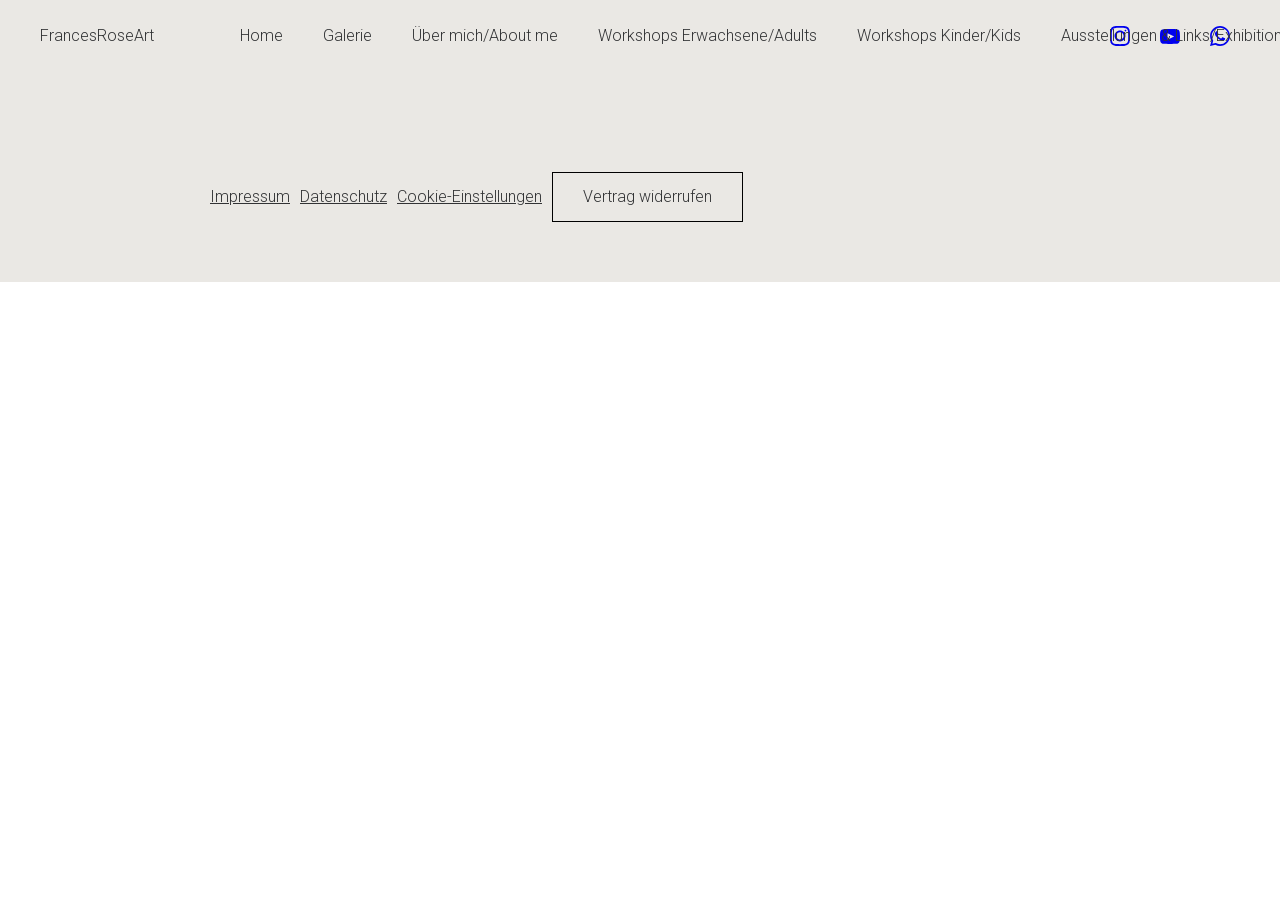
<file: widerruf/index.html>
<!doctype html>
<html lang="de">
  <head>
    <meta charset="utf-8">
    <meta name="viewport" content="width=device-width, initial-scale=1">
    <meta name="format-detection" content="telephone=no">
    
    
    
    <link rel='shortcut icon' type='image/png' href="../assets/img/favicon.jpg" />
    <title>FrancesRoseArt</title>
    
    <meta name="robots" content="noindex, follow, archive"><meta name="twitter:card" content="summary">
<meta property="og:type" content="website">
<meta name="generator" content="Jimdo Dolphin">
<meta property="og:title" content="FrancesRoseArt">
<meta property="og:site_name" content="FrancesRoseArt">
<meta name="google-site-verification" content="zah1QKVyRRU0oQmavJsoxUB_8HCzB8Y1OtcdSbikHWY">

    <script type="application/ld+json">{"@context":"https://schema.org","@type":"","name":"FrancesRoseArt","url":"https://frances-rose-art.de/widerruf/","@id":"https://frances-rose-art.de"}</script>
    
<link href="../assets/css/f4faa6a54e4f0d6421c0.css" rel="stylesheet" />
<link href="../assets/css/fonts.css" rel="stylesheet" />
<link href="../assets/css/fonts.css" rel="stylesheet" />
    <style>.css-1st5hyz{background-color:#eae8e4;}.css-1c375l0 .hugeTitleFontSize h1:not(.customScale){font-size:64px !important;}.css-1c375l0 h1:not(.customScale){font-size:48px !important;}.css-1c375l0 h2:not(.customScale), .css-1c375l0 .smallTitleFontSize h1, [data-css-1c375l0] .smallTitleFontSize h1, .css-1c375l0 h1.smallTitleFontSize, [data-css-1c375l0] h1.smallTitleFontSize{font-size:36px !important;}.css-1c375l0 h3:not(.customScale), .css-1c375l0 h4:not(.customScale), [data-css-1c375l0] h4:not(.customScale), .css-1c375l0 h5:not(.customScale), [data-css-1c375l0] h5:not(.customScale), .css-1c375l0 h6:not(.customScale), [data-css-1c375l0] h6:not(.customScale){font-size:24px !important;}.css-1c375l0 li:not(.customScale){font-size:18px !important;}.css-1c375l0 p:not(.customScale){font-size:18px !important;}.css-1c375l0 .customScale p, .css-1c375l0 .customScale h1, [data-css-1c375l0] .customScale h1, .css-1c375l0 .customScale h2, [data-css-1c375l0] .customScale h2, .css-1c375l0 .customScale h3, [data-css-1c375l0] .customScale h3, .css-1c375l0 .customScale h4, [data-css-1c375l0] .customScale h4, .css-1c375l0 .customScale h5, [data-css-1c375l0] .customScale h5, .css-1c375l0 .customScale h6, [data-css-1c375l0] .customScale h6{font-size:inherit !important;}@media only screen and (max-width: 1280px){.css-1c375l0 h1:not(.customScale){font-size:36px !important;}.css-1c375l0 h2:not(.customScale), .css-1c375l0 .smallTitleFontSize h1, [data-css-1c375l0] .smallTitleFontSize h1, .css-1c375l0 h1.smallTitleFontSize, [data-css-1c375l0] h1.smallTitleFontSize{font-size:24px !important;}.css-1c375l0 h3:not(.customScale), .css-1c375l0 h4:not(.customScale), [data-css-1c375l0] h4:not(.customScale), .css-1c375l0 h5:not(.customScale), [data-css-1c375l0] h5:not(.customScale), .css-1c375l0 h6:not(.customScale), [data-css-1c375l0] h6:not(.customScale){font-size:18px !important;}.css-1c375l0 p:not(.customScale){font-size:16px !important;}.css-1c375l0 li:not(.customScale){font-size:16px !important;}.css-1c375l0 .customScale p, .css-1c375l0 .customScale li, [data-css-1c375l0] .customScale li, .css-1c375l0 .customScale h1, [data-css-1c375l0] .customScale h1, .css-1c375l0 .customScale h2, [data-css-1c375l0] .customScale h2, .css-1c375l0 .customScale h3, [data-css-1c375l0] .customScale h3, .css-1c375l0 .customScale h4, [data-css-1c375l0] .customScale h4, .css-1c375l0 .customScale h5, [data-css-1c375l0] .customScale h5, .css-1c375l0 .customScale h6, [data-css-1c375l0] .customScale h6{font-size:inherit !important;}}@media only screen and (max-width: 800px){.css-1c375l0 .hugeTitleFontSize h1:not(.customScale){font-size:40px !important;}}.css-11ny15p{background-color:transparent !important;border-radius:0 !important;}.css-1nyslin{border-color:#000000 !important;}</style>
  <link rel="stylesheet" href="../assets/css/site.css"></head>
  <body>
    <div id="root"><div class="WJO2X"><main data-testid="static-page-main"><div class="Ks0Co eBtPw zfsFk" style="--headlineFontFamily:&quot;Raleway&quot;;--headlineNormalFontWeight:300;--headlineBoldFontWeight:500;--copyFontFamily:&quot;Roboto&quot;;--copyNormalFontWeight:300;--copyBoldFontWeight:500"><div><div></div><div class="nzRGu"><header class="foFqY css-1st5hyz"><div class="DyyGf qqrXP CHRTx"><div class="VMnwf" style="flex-basis: 140px;"><div class="aV61Y"><a href="../index.html" class="zofC1"><div class="Yc2rK CvWyc"><div class="Rjf5Z"><p class="fVQWf">FrancesRoseArt</p></div></div></a></div></div><div class="kqI0W"><div class="FZhvH"><nav><ul class="lXoOb DjAD4 NIvq5"><li class="L2ZRx Ptk8T"><a href="../index.html" class="d6OwN w8gOz xVIEQ"><span class="lo9Ld">Home</span></a></li><li class="L2ZRx Ptk8T"><a href="../galerie/" class="d6OwN w8gOz xVIEQ"><span class="lo9Ld">Galerie</span></a></li><li class="L2ZRx Ptk8T"><a href="../ueber-mich-about-me/" class="d6OwN w8gOz xVIEQ"><span class="lo9Ld">Über mich/About me</span></a></li><li class="L2ZRx Ptk8T"><a href="../workshops-erwachsene-adults/" class="d6OwN w8gOz xVIEQ"><span class="lo9Ld">Workshops  Erwachsene/Adults</span></a></li><li class="L2ZRx Ptk8T"><a href="../workshops-kinder-kids/" class="d6OwN w8gOz xVIEQ"><span class="lo9Ld">Workshops Kinder/Kids</span></a></li><li class="L2ZRx Ptk8T"><a href="../ausstellungen-und-links-exhibitions-und-links/" class="d6OwN w8gOz xVIEQ"><span class="lo9Ld">Ausstellungen &amp; Links/Exhibitions&amp;Links</span></a></li><li class="L2ZRx Ptk8T"><a href="../kontakt-contact/" class="d6OwN w8gOz xVIEQ"><span class="lo9Ld">Kontakt/Contact</span></a></li><li class="L2ZRx Ptk8T"><a href="../presse-press/" class="d6OwN w8gOz xVIEQ"><span class="lo9Ld">Presse/Press</span></a></li><li class="L2ZRx Ptk8T"><a href="../wo-du-mich-noch-findest-where-to-find-me/" class="d6OwN w8gOz xVIEQ"><span class="lo9Ld">Wo du mich noch findest/ Where to find me</span></a></li></ul></nav></div></div><div class="S7q2B" style="flex-basis: 140px;"><div class="IS6uY"><div class="LDwHJ"><a href="https://www.instagram.com/francesroseart/?next=%2F" target="_blank" class="EqttM css-irzfol">
    <svg width="20px" height="20px" viewBox="0 0 20 20" version="1.1" xmlns="http://www.w3.org/2000/svg" xmlns:xlink="http://www.w3.org/1999/xlink">
        <g id="Symbols" stroke="none" stroke-width="1" fill="none" fill-rule="evenodd">
            <g id="Social/Instagram" transform="translate(-10.000000, -10.000000)">
                <path d="M24.0335249,11.8763976 C26.7380658,11.9994825 28.0013491,13.2827256 28.124434,15.9673067 C28.17267,17.0193498 28.1818182,17.3353786 28.1818182,20 C28.1818182,22.6654531 28.1718383,22.9806502 28.124434,24.0326933 C28.0005175,26.7147794 26.7405607,28.0005175 24.0335249,28.1236024 C22.9806502,28.1718383 22.6662847,28.1818182 20,28.1818182 C17.3353786,28.1818182 17.0193498,28.1718383 15.9673067,28.1236024 C13.2561127,27.9996858 11.9994825,26.7106212 11.8763976,24.0318616 C11.8281617,22.9798185 11.8181818,22.6646214 11.8181818,19.9991683 C11.8181818,17.3345469 11.8289933,17.0193498 11.8763976,15.9664751 C12.0003142,13.2827256 13.2602709,11.9986509 15.9673067,11.875566 C17.0201815,11.8281617 17.3353786,11.8181818 20,11.8181818 C22.6646214,11.8181818 22.9806502,11.8281617 24.0335249,11.8763976 Z M20,10 C17.2841667,10 16.9441667,10.0116667 15.8775,10.06 C12.2458333,10.2266667 10.2275,12.2416667 10.0608333,15.8766667 C10.0116667,16.9441667 10,17.2841667 10,20 C10,22.7158333 10.0116667,23.0566667 10.06,24.1233333 C10.2266667,27.755 12.2416667,29.7733333 15.8766667,29.94 C16.9441667,29.9883333 17.2841667,30 20,30 C22.7158333,30 23.0566667,29.9883333 24.1233333,29.94 C27.7516667,29.7733333 29.775,27.7583333 29.9391667,24.1233333 C29.9883333,23.0566667 30,22.7158333 30,20 C30,17.2841667 29.9883333,16.9441667 29.94,15.8775 C29.7766667,12.2491667 27.7591667,10.2275 24.1241667,10.0608333 C23.0566667,10.0116667 22.7158333,10 20,10 Z M20,14.5454545 C16.9876958,14.5454545 14.5454545,16.9874977 14.5454545,19.9995574 C14.5454545,23.0116172 16.9876958,25.4545455 20,25.4545455 C23.0123042,25.4545455 25.4545455,23.0125023 25.4545455,19.9995574 C25.4545455,16.9874977 23.0123042,14.5454545 20,14.5454545 Z M20,23.6363636 C17.9918182,23.6363636 16.3636364,22.0090909 16.3636364,20 C16.3636364,17.9918182 17.9918182,16.3636364 20,16.3636364 C22.0081818,16.3636364 23.6363636,17.9918182 23.6363636,20 C23.6363636,22.0090909 22.0081818,23.6363636 20,23.6363636 Z M25.4551768,13.6363636 C24.9526515,13.6363636 24.5454545,14.0435606 24.5454545,14.5454545 C24.5454545,15.0473485 24.9526515,15.4545455 25.4551768,15.4545455 C25.9570707,15.4545455 26.3636364,15.0473485 26.3636364,14.5454545 C26.3636364,14.0435606 25.9570707,13.6363636 25.4551768,13.6363636 Z" fill="currentColor"></path>
            </g>
        </g>
    </svg></a><a href="https://www.youtube.com/@francesroseart3865" target="_blank" class="EqttM css-irzfol">
    <svg width="20px" height="15px" viewBox="0 0 20 15" version="1.1" xmlns="http://www.w3.org/2000/svg" xmlns:xlink="http://www.w3.org/1999/xlink">
        <g id="Symbols" stroke="none" stroke-width="1" fill="none" fill-rule="evenodd">
            <g id="Social/Youtube" transform="translate(-10.000000, -13.000000)">
                <path d="M26.3457424,13.1534368 C23.3424258,12.9484379 16.6532963,12.9492713 13.6541463,13.1534368 C10.4066644,13.3751022 10.0241665,15.336758 10,20.5000626 C10.0241665,25.6542006 10.4033311,27.6241896 13.6541463,27.8466884 C16.6541296,28.0508539 23.3424258,28.0516872 26.3457424,27.8466884 C29.5932243,27.625023 29.9757222,25.6633672 29.9998887,20.5000626 C29.9757222,15.3459246 29.5965576,13.3759356 26.3457424,13.1534368 Z M17.4999583,23.8333774 L17.4999583,17.1667478 L24.1665878,20.4942293 L17.4999583,23.8333774 Z" fill="currentColor" fill-rule="nonzero"></path>
            </g>
        </g>
    </svg></a><a href="https://wa.me/4915237843049" target="_blank" class="EqttM css-irzfol">
    <svg width="20" height="21" viewBox="0 0 20 21" fill="none" xmlns="http://www.w3.org/2000/svg">
        <g clip-path="url(#clip0)">
            <path fill-rule="evenodd" clip-rule="evenodd" d="M17.0859 2.92031C15.206 1.03806 12.7059 0.000954973 10.042 0C4.55283 0 0.0854701 4.46689 0.0835601 9.9575C0.0826052 11.7127 0.54147 13.426 1.41288 14.9358L0 20.0965L5.27909 18.7117C6.73351 19.5053 8.37129 19.9231 10.0377 19.9236H10.042C10.0425 19.9236 10.0415 19.9236 10.042 19.9236C15.5302 19.9236 19.9981 15.4562 20 9.96562C20.001 7.30459 18.9662 4.80256 17.0859 2.92031ZM10.042 18.2419H10.0387C8.55369 18.2414 7.09688 17.8422 5.82581 17.0883L5.52356 16.9088L2.39077 17.7305L3.22685 14.676L3.03013 14.3628C2.20169 13.0449 1.76384 11.5217 1.76479 9.95798C1.7667 5.39464 5.47964 1.68171 10.0454 1.68171C12.2561 1.68266 14.3341 2.54453 15.897 4.10925C17.4598 5.67349 18.3197 7.75343 18.3188 9.96467C18.3169 14.5285 14.6039 18.2419 10.042 18.2419ZM14.582 12.0427C14.3332 11.9181 13.1099 11.3164 12.8816 11.2333C12.6534 11.1503 12.4877 11.1087 12.322 11.358C12.1563 11.6072 11.6793 12.1678 11.5342 12.3335C11.389 12.4996 11.2439 12.5202 10.9951 12.3956C10.7463 12.2709 9.94461 12.0083 8.99394 11.1608C8.25431 10.5009 7.75486 9.68629 7.6097 9.43704C7.46455 9.1878 7.59442 9.05314 7.71857 8.92948C7.8303 8.81774 7.96734 8.63869 8.09196 8.49353C8.21659 8.34837 8.25765 8.24428 8.34073 8.07859C8.42382 7.91243 8.38228 7.76727 8.3202 7.64265C8.25813 7.51803 7.76059 6.29327 7.55288 5.79525C7.3509 5.31013 7.14559 5.37602 6.99327 5.3679C6.84811 5.36074 6.68242 5.35931 6.51626 5.35931C6.35057 5.35931 6.08079 5.42138 5.85255 5.67063C5.62431 5.91988 4.98162 6.52199 4.98162 7.74626C4.98162 8.97102 5.87308 10.1542 5.99771 10.3204C6.12233 10.4866 7.75247 12.9996 10.2483 14.0777C10.8418 14.3341 11.3054 14.4874 11.6669 14.602C12.2628 14.7916 12.8052 14.7648 13.234 14.7009C13.712 14.6292 14.7061 14.0987 14.9133 13.5176C15.1206 12.9365 15.1206 12.438 15.0585 12.3344C14.9964 12.2299 14.8307 12.1673 14.582 12.0427Z" fill="currentColor"></path>
        </g>
        <defs>
            <clipPath id="clip0">
            <rect width="20" height="20.0965" fill="white"></rect>
        </clipPath>
        </defs>
    </svg></a></div></div></div><button class="frbg-burger" aria-label="Menü öffnen"><span></span><span></span><span></span></button><div class="G4Yk_ QetrU" style="background-color: rgb(234, 232, 228);"><div class="bEi0A"><ul class="h29F6"><li class="HoOCC j6iCP iRwdb"><div class="ZuOGq"><a href="../index.html" class="d6OwN w8gOz xVIEQ SR1jc"><span class="lo9Ld">Home</span></a></div></li><li class="HoOCC j6iCP iRwdb"><div class="ZuOGq"><a href="../galerie/" class="d6OwN w8gOz xVIEQ SR1jc"><span class="lo9Ld">Galerie</span></a></div></li><li class="HoOCC j6iCP iRwdb"><div class="ZuOGq"><a href="../ueber-mich-about-me/" class="d6OwN w8gOz xVIEQ SR1jc"><span class="lo9Ld">Über mich/About me</span></a></div></li><li class="HoOCC j6iCP iRwdb"><div class="ZuOGq"><a href="../workshops-erwachsene-adults/" class="d6OwN w8gOz xVIEQ SR1jc"><span class="lo9Ld">Workshops  Erwachsene/Adults</span></a></div></li><li class="HoOCC j6iCP iRwdb"><div class="ZuOGq"><a href="../workshops-kinder-kids/" class="d6OwN w8gOz xVIEQ SR1jc"><span class="lo9Ld">Workshops Kinder/Kids</span></a></div></li><li class="HoOCC j6iCP iRwdb"><div class="ZuOGq"><a href="../ausstellungen-und-links-exhibitions-und-links/" class="d6OwN w8gOz xVIEQ SR1jc"><span class="lo9Ld">Ausstellungen &amp; Links/Exhibitions&amp;Links</span></a></div></li><li class="HoOCC j6iCP iRwdb"><div class="ZuOGq"><a href="../kontakt-contact/" class="d6OwN w8gOz xVIEQ SR1jc"><span class="lo9Ld">Kontakt/Contact</span></a></div></li><li class="HoOCC j6iCP iRwdb"><div class="ZuOGq"><a href="../presse-press/" class="d6OwN w8gOz xVIEQ SR1jc"><span class="lo9Ld">Presse/Press</span></a></div></li><li class="HoOCC j6iCP iRwdb"><div class="ZuOGq"><a href="../wo-du-mich-noch-findest-where-to-find-me/" class="d6OwN w8gOz xVIEQ SR1jc"><span class="lo9Ld">Wo du mich noch findest/ Where to find me</span></a></div></li></ul></div><div class="sTnOy"></div></div></div></header></div></div></div><div class="Ks0Co css-1c375l0 eBtPw zfsFk" style="--headlineFontFamily:&quot;Raleway&quot;;--headlineNormalFontWeight:300;--headlineBoldFontWeight:500;--copyFontFamily:&quot;Roboto&quot;;--copyNormalFontWeight:300;--copyBoldFontWeight:500"></div><div class="Ks0Co eBtPw zfsFk" style="--headlineFontFamily:&quot;Raleway&quot;;--headlineNormalFontWeight:300;--headlineBoldFontWeight:500;--copyFontFamily:&quot;Roboto&quot;;--copyNormalFontWeight:300;--copyBoldFontWeight:500"><div class="oXRwe css-1st5hyz WBV6S TucNI SEedf css-1st5hyz" id="00fec12a-8880-447c-9acb-f4d815055d9a"><div class="plfvA"><footer class="WbFOy"><div class="rMRyj"></div><div class="zdVni"><div class="Ypjwe"><a href="../impressum/" class="L8XKw a4RTG FocLF q6Lv8">Impressum</a><a href="../datenschutz/" class="L8XKw a4RTG FocLF q6Lv8">Datenschutz</a><a href="../cookie-einstellungen/" class="L8XKw a4RTG FocLF q6Lv8">Cookie-Einstellungen</a><div data-testid="footer-withdrawal-button"><a class="iyLSG TmYHM c88XE Rjf5Z css-11ny15p" href="../widerruf/" draggable="false"><span class="pSsxA css-1nyslin">Vertrag widerrufen</span></a></div></div></div></footer></div></div></div></main></div></div>
    
    
    
    
  <script src="../assets/js/site.js" defer></script></body>
</html>
</file>
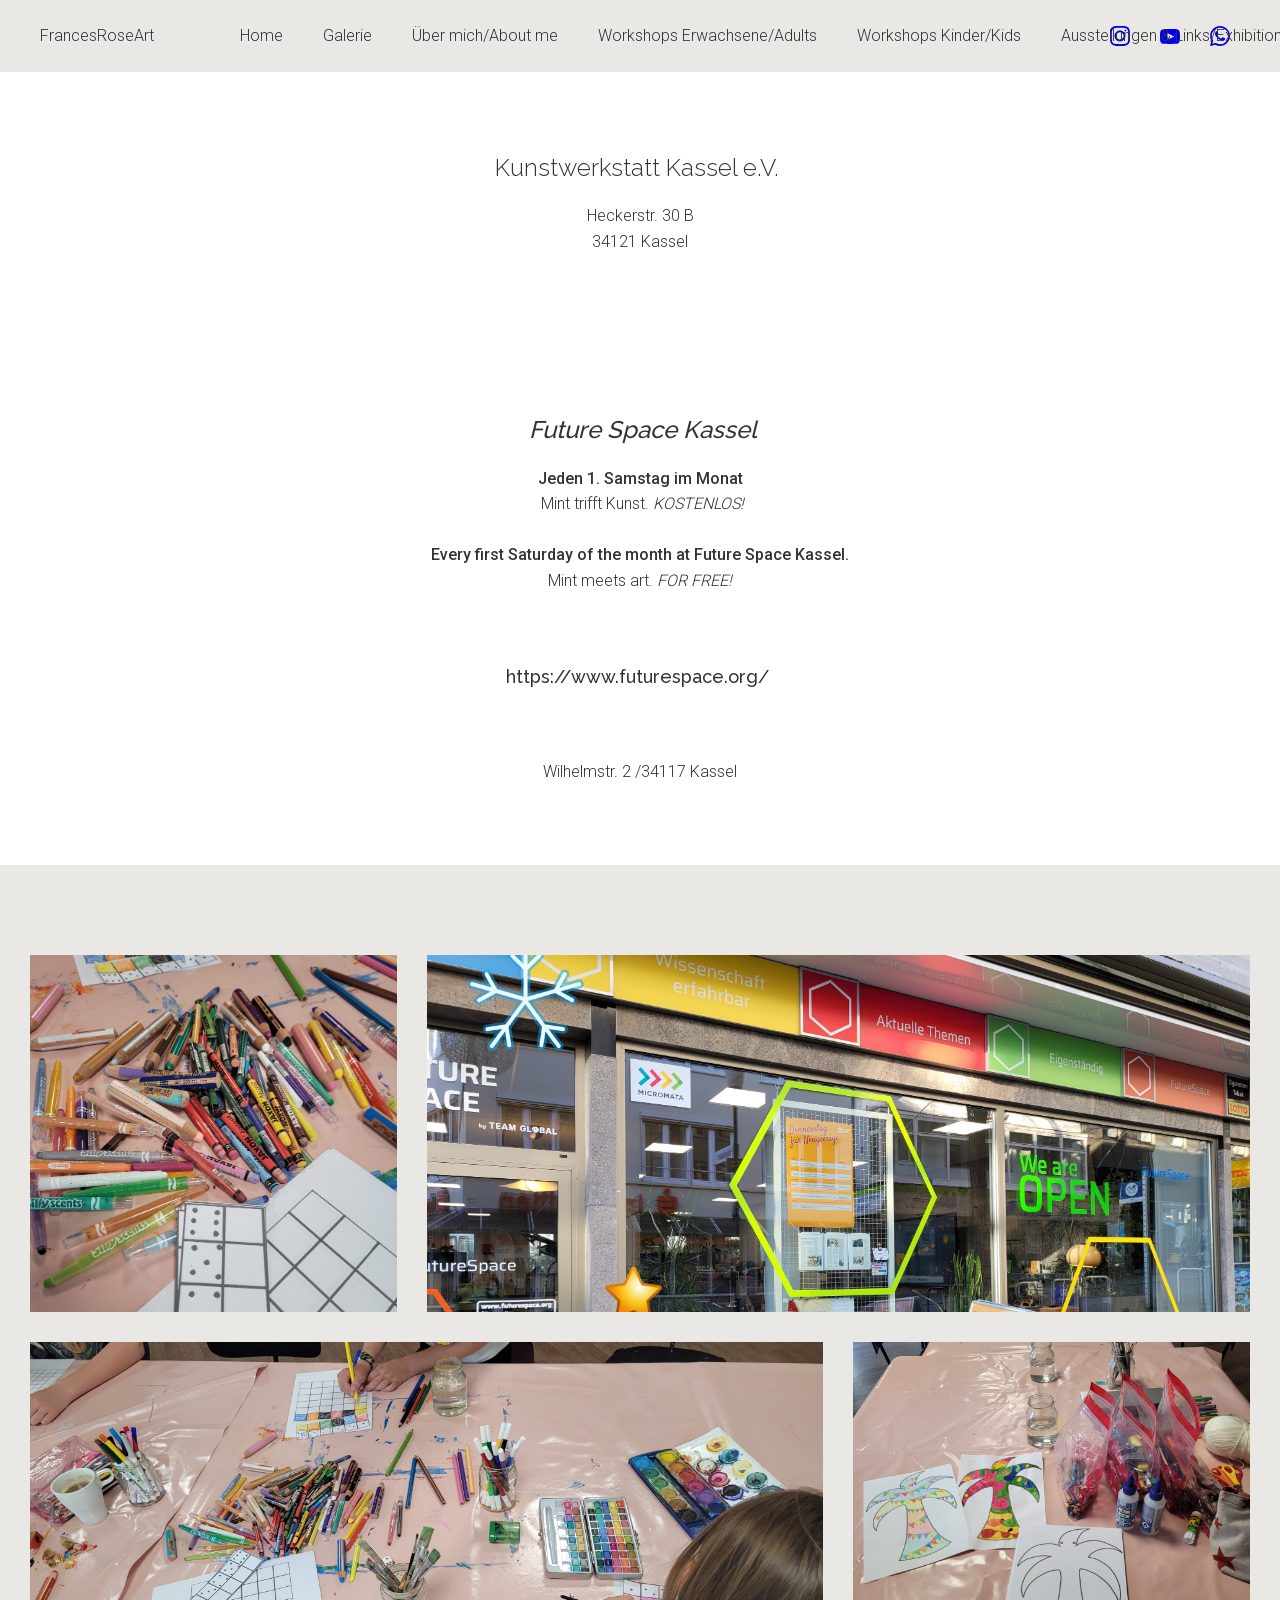
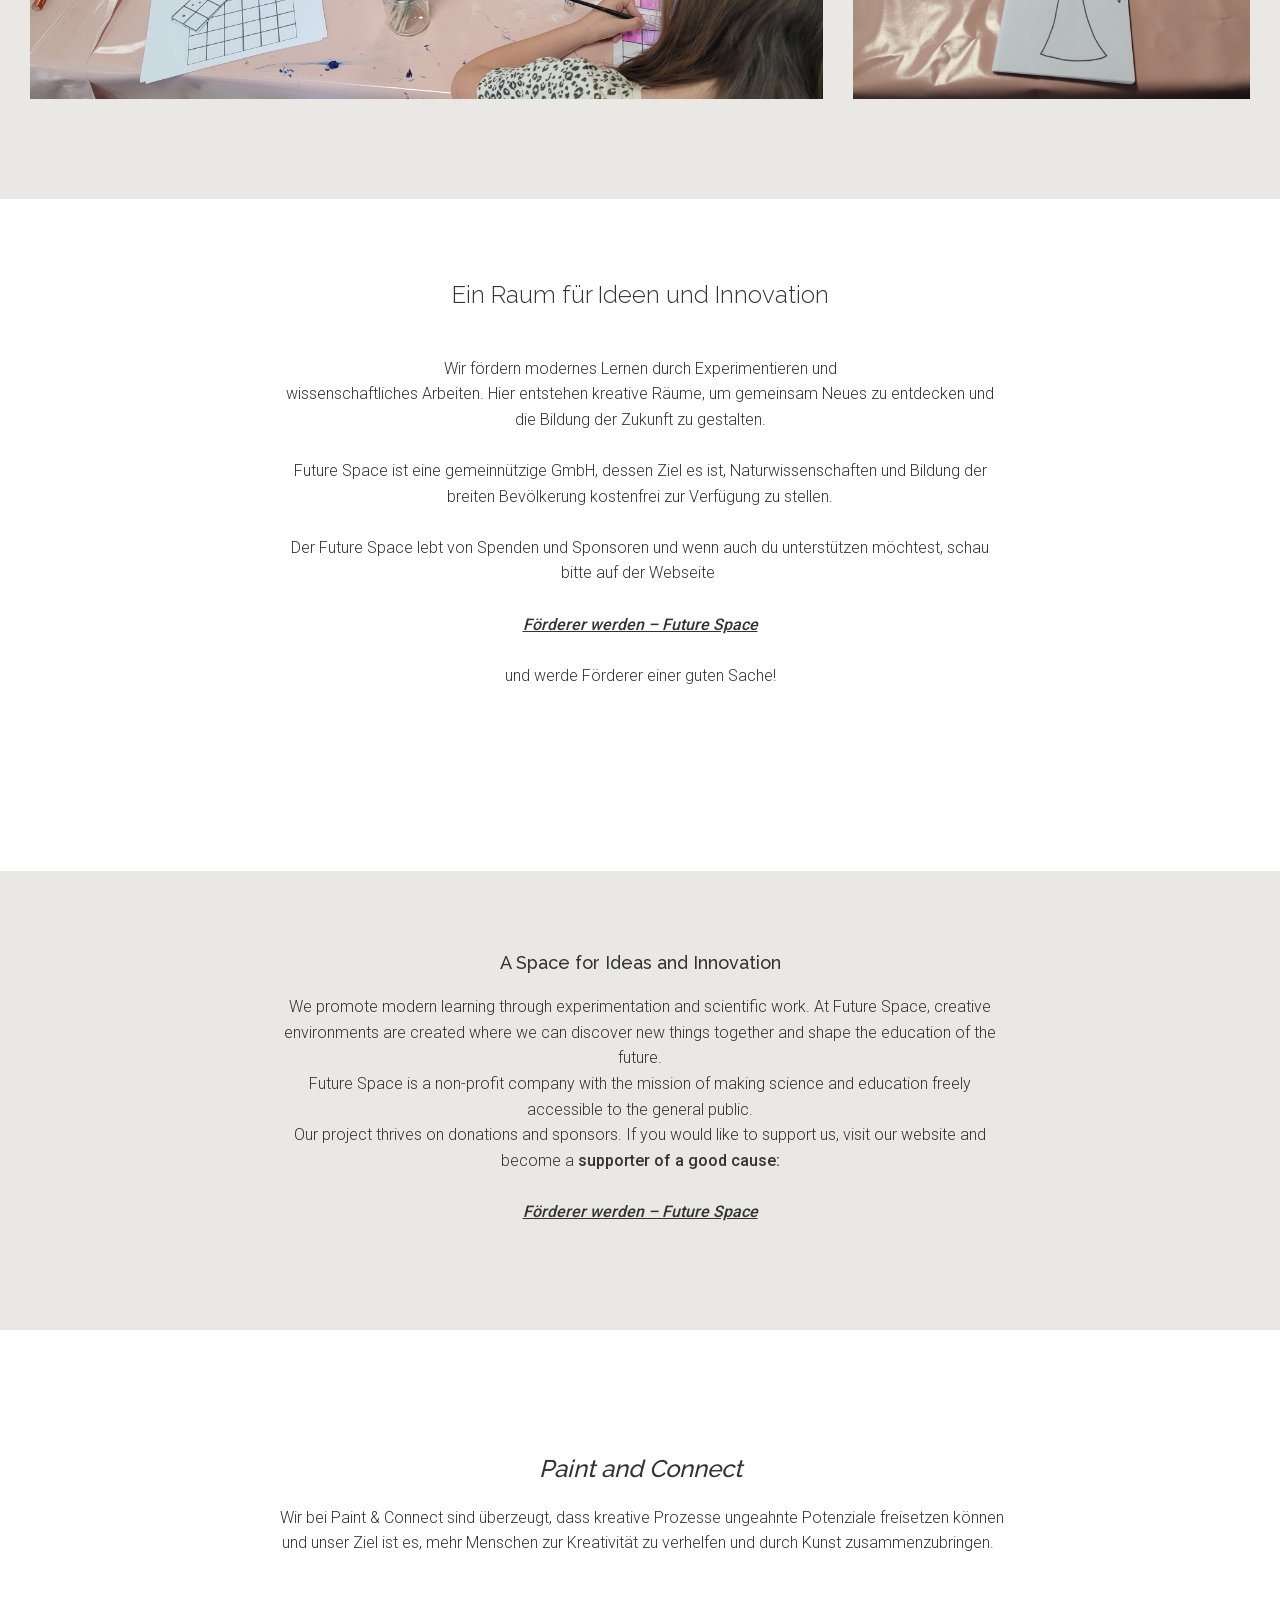
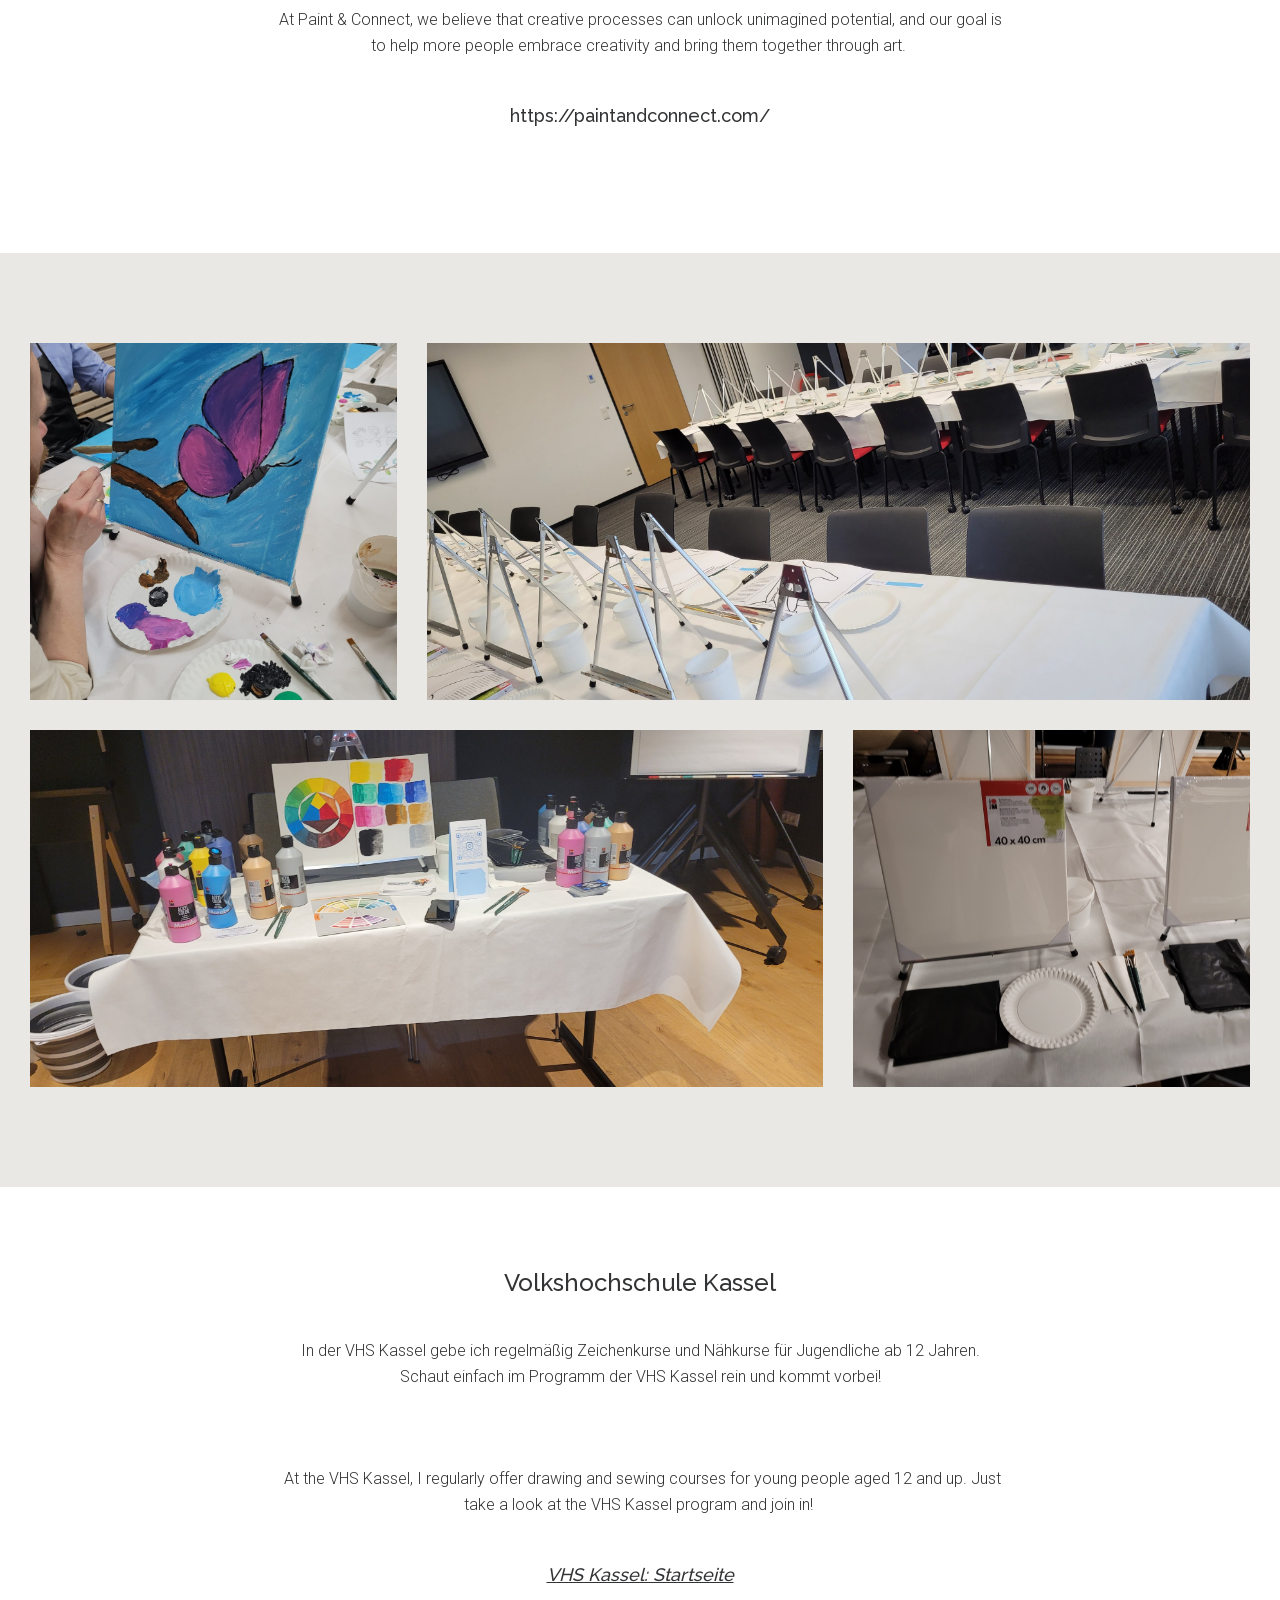
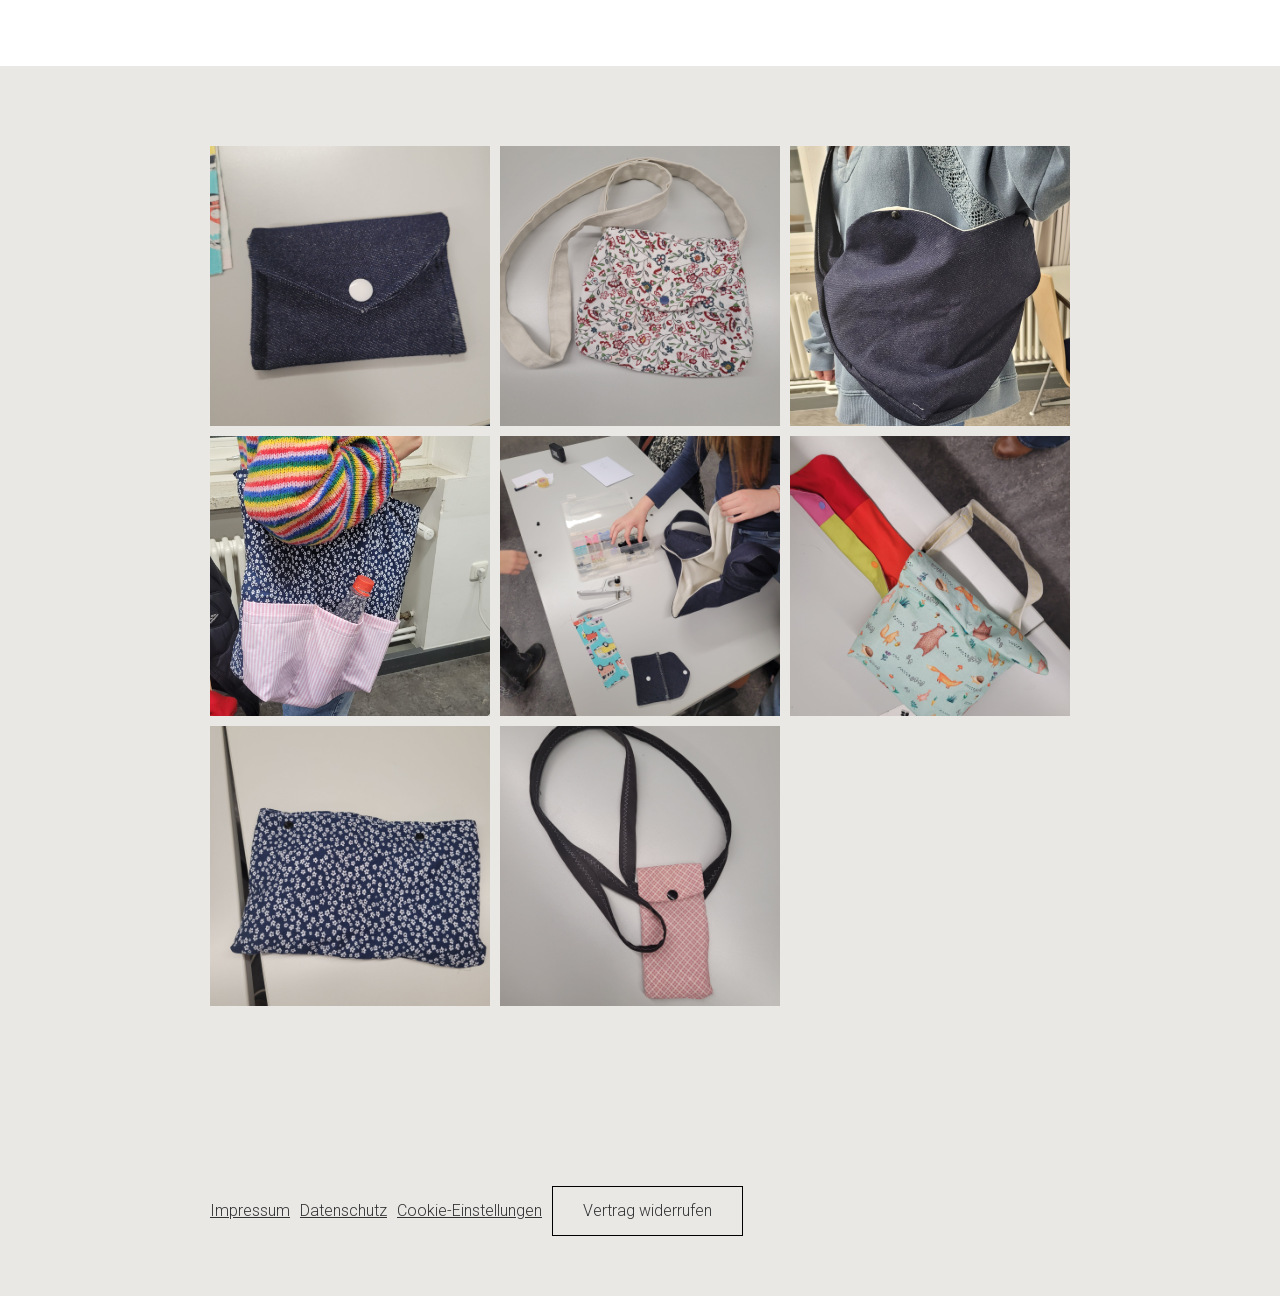
<file: wo-du-mich-noch-findest-where-to-find-me/index.html>
<!doctype html>
<html lang="de">
  <head>
    <meta charset="utf-8">
    <meta name="viewport" content="width=device-width, initial-scale=1">
    <meta name="format-detection" content="telephone=no">
    
    
    
    <link rel='shortcut icon' type='image/png' href="../assets/img/favicon.jpg" />
    <title>Wo du mich noch findest/ Where to find me | FrancesRoseArt</title>
    
    <meta name="robots" content="index, follow, archive"><meta name="twitter:card" content="summary_large_image">
<meta property="og:type" content="website">
<meta name="generator" content="Jimdo Dolphin">
<meta property="og:title" content="Wo du mich noch findest/ Where to find me | FrancesRoseArt">
<meta property="og:site_name" content="FrancesRoseArt">
<meta name="google-site-verification" content="zah1QKVyRRU0oQmavJsoxUB_8HCzB8Y1OtcdSbikHWY">
<meta property="og:description" content="Kunstwerkstatt Kassel e.V. Heckerstr. 30 B 34121 Kassel">
<meta name="description" content="Kunstwerkstatt Kassel e.V. Heckerstr. 30 B 34121 Kassel">
<meta property="og:image" content="../assets/img/519874020_091db2cc-a03f-455e-aa3d-afb1b6b9fb2d.jpg">
<meta property="og:image:width" content="1200">
<meta property="og:image:height" content="630">

    <script type="application/ld+json">{"@context":"https://schema.org","@type":"","name":"FrancesRoseArt","url":"https://frances-rose-art.de/wo-du-mich-noch-findest-where-to-find-me/","@id":"https://frances-rose-art.de","description":"Kunstwerkstatt Kassel e.V. Heckerstr. 30 B 34121 Kassel"}</script>
    
<link href="../assets/css/f4faa6a54e4f0d6421c0.css" rel="stylesheet" />
<link href="../assets/css/fonts.css" rel="stylesheet" />
<link href="../assets/css/fonts.css" rel="stylesheet" />
    <style>.css-1st5hyz{background-color:#eae8e4;}.css-1c375l0 .hugeTitleFontSize h1:not(.customScale){font-size:64px !important;}.css-1c375l0 h1:not(.customScale){font-size:48px !important;}.css-1c375l0 h2:not(.customScale), .css-1c375l0 .smallTitleFontSize h1, [data-css-1c375l0] .smallTitleFontSize h1, .css-1c375l0 h1.smallTitleFontSize, [data-css-1c375l0] h1.smallTitleFontSize{font-size:36px !important;}.css-1c375l0 h3:not(.customScale), .css-1c375l0 h4:not(.customScale), [data-css-1c375l0] h4:not(.customScale), .css-1c375l0 h5:not(.customScale), [data-css-1c375l0] h5:not(.customScale), .css-1c375l0 h6:not(.customScale), [data-css-1c375l0] h6:not(.customScale){font-size:24px !important;}.css-1c375l0 li:not(.customScale){font-size:18px !important;}.css-1c375l0 p:not(.customScale){font-size:18px !important;}.css-1c375l0 .customScale p, .css-1c375l0 .customScale h1, [data-css-1c375l0] .customScale h1, .css-1c375l0 .customScale h2, [data-css-1c375l0] .customScale h2, .css-1c375l0 .customScale h3, [data-css-1c375l0] .customScale h3, .css-1c375l0 .customScale h4, [data-css-1c375l0] .customScale h4, .css-1c375l0 .customScale h5, [data-css-1c375l0] .customScale h5, .css-1c375l0 .customScale h6, [data-css-1c375l0] .customScale h6{font-size:inherit !important;}@media only screen and (max-width: 1280px){.css-1c375l0 h1:not(.customScale){font-size:36px !important;}.css-1c375l0 h2:not(.customScale), .css-1c375l0 .smallTitleFontSize h1, [data-css-1c375l0] .smallTitleFontSize h1, .css-1c375l0 h1.smallTitleFontSize, [data-css-1c375l0] h1.smallTitleFontSize{font-size:24px !important;}.css-1c375l0 h3:not(.customScale), .css-1c375l0 h4:not(.customScale), [data-css-1c375l0] h4:not(.customScale), .css-1c375l0 h5:not(.customScale), [data-css-1c375l0] h5:not(.customScale), .css-1c375l0 h6:not(.customScale), [data-css-1c375l0] h6:not(.customScale){font-size:18px !important;}.css-1c375l0 p:not(.customScale){font-size:16px !important;}.css-1c375l0 li:not(.customScale){font-size:16px !important;}.css-1c375l0 .customScale p, .css-1c375l0 .customScale li, [data-css-1c375l0] .customScale li, .css-1c375l0 .customScale h1, [data-css-1c375l0] .customScale h1, .css-1c375l0 .customScale h2, [data-css-1c375l0] .customScale h2, .css-1c375l0 .customScale h3, [data-css-1c375l0] .customScale h3, .css-1c375l0 .customScale h4, [data-css-1c375l0] .customScale h4, .css-1c375l0 .customScale h5, [data-css-1c375l0] .customScale h5, .css-1c375l0 .customScale h6, [data-css-1c375l0] .customScale h6{font-size:inherit !important;}}@media only screen and (max-width: 800px){.css-1c375l0 .hugeTitleFontSize h1:not(.customScale){font-size:40px !important;}}.css-9s1hn{background-color:#FFFFFF;}.css-11ny15p{background-color:transparent !important;border-radius:0 !important;}.css-1nyslin{border-color:#000000 !important;}</style>
  <link rel="stylesheet" href="../assets/css/site.css"></head>
  <body>
    <div id="root"><div class="WJO2X"><main data-testid="static-page-main"><div class="Ks0Co eBtPw zfsFk" style="--headlineFontFamily:&quot;Raleway&quot;;--headlineNormalFontWeight:300;--headlineBoldFontWeight:500;--copyFontFamily:&quot;Roboto&quot;;--copyNormalFontWeight:300;--copyBoldFontWeight:500"><div><div></div><div class="nzRGu"><header class="foFqY css-1st5hyz"><div class="DyyGf qqrXP CHRTx"><div class="VMnwf" style="flex-basis: 140px;"><div class="aV61Y"><a href="../index.html" class="zofC1"><div class="Yc2rK CvWyc"><div class="Rjf5Z"><p class="fVQWf">FrancesRoseArt</p></div></div></a></div></div><div class="kqI0W"><div class="FZhvH"><nav><ul class="lXoOb DjAD4 NIvq5"><li class="L2ZRx Ptk8T"><a href="../index.html" class="d6OwN w8gOz xVIEQ"><span class="lo9Ld">Home</span></a></li><li class="L2ZRx Ptk8T"><a href="../galerie/" class="d6OwN w8gOz xVIEQ"><span class="lo9Ld">Galerie</span></a></li><li class="L2ZRx Ptk8T"><a href="../ueber-mich-about-me/" class="d6OwN w8gOz xVIEQ"><span class="lo9Ld">Über mich/About me</span></a></li><li class="L2ZRx Ptk8T"><a href="../workshops-erwachsene-adults/" class="d6OwN w8gOz xVIEQ"><span class="lo9Ld">Workshops  Erwachsene/Adults</span></a></li><li class="L2ZRx Ptk8T"><a href="../workshops-kinder-kids/" class="d6OwN w8gOz xVIEQ"><span class="lo9Ld">Workshops Kinder/Kids</span></a></li><li class="L2ZRx Ptk8T"><a href="../ausstellungen-und-links-exhibitions-und-links/" class="d6OwN w8gOz xVIEQ"><span class="lo9Ld">Ausstellungen &amp; Links/Exhibitions&amp;Links</span></a></li><li class="L2ZRx Ptk8T"><a href="../kontakt-contact/" class="d6OwN w8gOz xVIEQ"><span class="lo9Ld">Kontakt/Contact</span></a></li><li class="L2ZRx Ptk8T"><a href="../presse-press/" class="d6OwN w8gOz xVIEQ"><span class="lo9Ld">Presse/Press</span></a></li><li class="L2ZRx Ptk8T"><a href="../wo-du-mich-noch-findest-where-to-find-me/" class="d6OwN w8gOz lwNfy xVIEQ"><span class="lo9Ld">Wo du mich noch findest/ Where to find me</span></a></li></ul></nav></div></div><div class="S7q2B" style="flex-basis: 140px;"><div class="IS6uY"><div class="LDwHJ"><a href="https://www.instagram.com/francesroseart/?next=%2F" target="_blank" class="EqttM css-irzfol">
    <svg width="20px" height="20px" viewBox="0 0 20 20" version="1.1" xmlns="http://www.w3.org/2000/svg" xmlns:xlink="http://www.w3.org/1999/xlink">
        <g id="Symbols" stroke="none" stroke-width="1" fill="none" fill-rule="evenodd">
            <g id="Social/Instagram" transform="translate(-10.000000, -10.000000)">
                <path d="M24.0335249,11.8763976 C26.7380658,11.9994825 28.0013491,13.2827256 28.124434,15.9673067 C28.17267,17.0193498 28.1818182,17.3353786 28.1818182,20 C28.1818182,22.6654531 28.1718383,22.9806502 28.124434,24.0326933 C28.0005175,26.7147794 26.7405607,28.0005175 24.0335249,28.1236024 C22.9806502,28.1718383 22.6662847,28.1818182 20,28.1818182 C17.3353786,28.1818182 17.0193498,28.1718383 15.9673067,28.1236024 C13.2561127,27.9996858 11.9994825,26.7106212 11.8763976,24.0318616 C11.8281617,22.9798185 11.8181818,22.6646214 11.8181818,19.9991683 C11.8181818,17.3345469 11.8289933,17.0193498 11.8763976,15.9664751 C12.0003142,13.2827256 13.2602709,11.9986509 15.9673067,11.875566 C17.0201815,11.8281617 17.3353786,11.8181818 20,11.8181818 C22.6646214,11.8181818 22.9806502,11.8281617 24.0335249,11.8763976 Z M20,10 C17.2841667,10 16.9441667,10.0116667 15.8775,10.06 C12.2458333,10.2266667 10.2275,12.2416667 10.0608333,15.8766667 C10.0116667,16.9441667 10,17.2841667 10,20 C10,22.7158333 10.0116667,23.0566667 10.06,24.1233333 C10.2266667,27.755 12.2416667,29.7733333 15.8766667,29.94 C16.9441667,29.9883333 17.2841667,30 20,30 C22.7158333,30 23.0566667,29.9883333 24.1233333,29.94 C27.7516667,29.7733333 29.775,27.7583333 29.9391667,24.1233333 C29.9883333,23.0566667 30,22.7158333 30,20 C30,17.2841667 29.9883333,16.9441667 29.94,15.8775 C29.7766667,12.2491667 27.7591667,10.2275 24.1241667,10.0608333 C23.0566667,10.0116667 22.7158333,10 20,10 Z M20,14.5454545 C16.9876958,14.5454545 14.5454545,16.9874977 14.5454545,19.9995574 C14.5454545,23.0116172 16.9876958,25.4545455 20,25.4545455 C23.0123042,25.4545455 25.4545455,23.0125023 25.4545455,19.9995574 C25.4545455,16.9874977 23.0123042,14.5454545 20,14.5454545 Z M20,23.6363636 C17.9918182,23.6363636 16.3636364,22.0090909 16.3636364,20 C16.3636364,17.9918182 17.9918182,16.3636364 20,16.3636364 C22.0081818,16.3636364 23.6363636,17.9918182 23.6363636,20 C23.6363636,22.0090909 22.0081818,23.6363636 20,23.6363636 Z M25.4551768,13.6363636 C24.9526515,13.6363636 24.5454545,14.0435606 24.5454545,14.5454545 C24.5454545,15.0473485 24.9526515,15.4545455 25.4551768,15.4545455 C25.9570707,15.4545455 26.3636364,15.0473485 26.3636364,14.5454545 C26.3636364,14.0435606 25.9570707,13.6363636 25.4551768,13.6363636 Z" fill="currentColor"></path>
            </g>
        </g>
    </svg></a><a href="https://www.youtube.com/@francesroseart3865" target="_blank" class="EqttM css-irzfol">
    <svg width="20px" height="15px" viewBox="0 0 20 15" version="1.1" xmlns="http://www.w3.org/2000/svg" xmlns:xlink="http://www.w3.org/1999/xlink">
        <g id="Symbols" stroke="none" stroke-width="1" fill="none" fill-rule="evenodd">
            <g id="Social/Youtube" transform="translate(-10.000000, -13.000000)">
                <path d="M26.3457424,13.1534368 C23.3424258,12.9484379 16.6532963,12.9492713 13.6541463,13.1534368 C10.4066644,13.3751022 10.0241665,15.336758 10,20.5000626 C10.0241665,25.6542006 10.4033311,27.6241896 13.6541463,27.8466884 C16.6541296,28.0508539 23.3424258,28.0516872 26.3457424,27.8466884 C29.5932243,27.625023 29.9757222,25.6633672 29.9998887,20.5000626 C29.9757222,15.3459246 29.5965576,13.3759356 26.3457424,13.1534368 Z M17.4999583,23.8333774 L17.4999583,17.1667478 L24.1665878,20.4942293 L17.4999583,23.8333774 Z" fill="currentColor" fill-rule="nonzero"></path>
            </g>
        </g>
    </svg></a><a href="https://wa.me/4915237843049" target="_blank" class="EqttM css-irzfol">
    <svg width="20" height="21" viewBox="0 0 20 21" fill="none" xmlns="http://www.w3.org/2000/svg">
        <g clip-path="url(#clip0)">
            <path fill-rule="evenodd" clip-rule="evenodd" d="M17.0859 2.92031C15.206 1.03806 12.7059 0.000954973 10.042 0C4.55283 0 0.0854701 4.46689 0.0835601 9.9575C0.0826052 11.7127 0.54147 13.426 1.41288 14.9358L0 20.0965L5.27909 18.7117C6.73351 19.5053 8.37129 19.9231 10.0377 19.9236H10.042C10.0425 19.9236 10.0415 19.9236 10.042 19.9236C15.5302 19.9236 19.9981 15.4562 20 9.96562C20.001 7.30459 18.9662 4.80256 17.0859 2.92031ZM10.042 18.2419H10.0387C8.55369 18.2414 7.09688 17.8422 5.82581 17.0883L5.52356 16.9088L2.39077 17.7305L3.22685 14.676L3.03013 14.3628C2.20169 13.0449 1.76384 11.5217 1.76479 9.95798C1.7667 5.39464 5.47964 1.68171 10.0454 1.68171C12.2561 1.68266 14.3341 2.54453 15.897 4.10925C17.4598 5.67349 18.3197 7.75343 18.3188 9.96467C18.3169 14.5285 14.6039 18.2419 10.042 18.2419ZM14.582 12.0427C14.3332 11.9181 13.1099 11.3164 12.8816 11.2333C12.6534 11.1503 12.4877 11.1087 12.322 11.358C12.1563 11.6072 11.6793 12.1678 11.5342 12.3335C11.389 12.4996 11.2439 12.5202 10.9951 12.3956C10.7463 12.2709 9.94461 12.0083 8.99394 11.1608C8.25431 10.5009 7.75486 9.68629 7.6097 9.43704C7.46455 9.1878 7.59442 9.05314 7.71857 8.92948C7.8303 8.81774 7.96734 8.63869 8.09196 8.49353C8.21659 8.34837 8.25765 8.24428 8.34073 8.07859C8.42382 7.91243 8.38228 7.76727 8.3202 7.64265C8.25813 7.51803 7.76059 6.29327 7.55288 5.79525C7.3509 5.31013 7.14559 5.37602 6.99327 5.3679C6.84811 5.36074 6.68242 5.35931 6.51626 5.35931C6.35057 5.35931 6.08079 5.42138 5.85255 5.67063C5.62431 5.91988 4.98162 6.52199 4.98162 7.74626C4.98162 8.97102 5.87308 10.1542 5.99771 10.3204C6.12233 10.4866 7.75247 12.9996 10.2483 14.0777C10.8418 14.3341 11.3054 14.4874 11.6669 14.602C12.2628 14.7916 12.8052 14.7648 13.234 14.7009C13.712 14.6292 14.7061 14.0987 14.9133 13.5176C15.1206 12.9365 15.1206 12.438 15.0585 12.3344C14.9964 12.2299 14.8307 12.1673 14.582 12.0427Z" fill="currentColor"></path>
        </g>
        <defs>
            <clipPath id="clip0">
            <rect width="20" height="20.0965" fill="white"></rect>
        </clipPath>
        </defs>
    </svg></a></div></div></div><button class="frbg-burger" aria-label="Menü öffnen"><span></span><span></span><span></span></button><div class="G4Yk_ QetrU" style="background-color: rgb(234, 232, 228);"><div class="bEi0A"><ul class="h29F6"><li class="HoOCC j6iCP iRwdb"><div class="ZuOGq"><a href="../index.html" class="d6OwN w8gOz xVIEQ SR1jc"><span class="lo9Ld">Home</span></a></div></li><li class="HoOCC j6iCP iRwdb"><div class="ZuOGq"><a href="../galerie/" class="d6OwN w8gOz xVIEQ SR1jc"><span class="lo9Ld">Galerie</span></a></div></li><li class="HoOCC j6iCP iRwdb"><div class="ZuOGq"><a href="../ueber-mich-about-me/" class="d6OwN w8gOz xVIEQ SR1jc"><span class="lo9Ld">Über mich/About me</span></a></div></li><li class="HoOCC j6iCP iRwdb"><div class="ZuOGq"><a href="../workshops-erwachsene-adults/" class="d6OwN w8gOz xVIEQ SR1jc"><span class="lo9Ld">Workshops  Erwachsene/Adults</span></a></div></li><li class="HoOCC j6iCP iRwdb"><div class="ZuOGq"><a href="../workshops-kinder-kids/" class="d6OwN w8gOz xVIEQ SR1jc"><span class="lo9Ld">Workshops Kinder/Kids</span></a></div></li><li class="HoOCC j6iCP iRwdb"><div class="ZuOGq"><a href="../ausstellungen-und-links-exhibitions-und-links/" class="d6OwN w8gOz xVIEQ SR1jc"><span class="lo9Ld">Ausstellungen &amp; Links/Exhibitions&amp;Links</span></a></div></li><li class="HoOCC j6iCP iRwdb"><div class="ZuOGq"><a href="../kontakt-contact/" class="d6OwN w8gOz xVIEQ SR1jc"><span class="lo9Ld">Kontakt/Contact</span></a></div></li><li class="HoOCC j6iCP iRwdb"><div class="ZuOGq"><a href="../presse-press/" class="d6OwN w8gOz xVIEQ SR1jc"><span class="lo9Ld">Presse/Press</span></a></div></li><li class="HoOCC j6iCP iRwdb"><div class="ZuOGq"><a href="../wo-du-mich-noch-findest-where-to-find-me/" class="d6OwN w8gOz lwNfy xVIEQ SR1jc"><span class="lo9Ld">Wo du mich noch findest/ Where to find me</span></a></div></li></ul></div><div class="sTnOy"></div></div></div></header></div></div></div><div class="Ks0Co css-1c375l0 eBtPw zfsFk" style="--headlineFontFamily:&quot;Raleway&quot;;--headlineNormalFontWeight:300;--headlineBoldFontWeight:500;--copyFontFamily:&quot;Roboto&quot;;--copyNormalFontWeight:300;--copyBoldFontWeight:500"><section class="oXRwe css-9s1hn" id="4d6c10bc-916a-4c26-98b3-ae2d9979605f"><div class="plfvA"><div class="dh9us" data-testid="static-text-element"><div class="Rjf5Z"><div class=""><h2 class="text-align-center">Kunstwerkstatt Kassel e.V.&nbsp;</h2><p class="text-align-center">Heckerstr. 30 B<br>34121 Kassel</p></div></div></div></div></section><section class="oXRwe css-9s1hn" id="f38a2adc-e464-4c98-a2e2-33cc2f9c9309"><div class="plfvA"><div class="ilvkj"><div class="dh9us" data-testid="static-text-element"><div class="Rjf5Z"><div class=""><h2 class="text-align-center"><strong><em>&nbsp;Future Space Kassel</em></strong></h2><p class="text-align-center"><strong>Jeden 1. Samstag im Monat</strong></p><p class="text-align-center">&nbsp;Mint trifft Kunst. <em>KOSTENLOS!</em><br><br></p><p class="text-align-center"><strong>Every first Saturday of the month at Future Space Kassel.</strong></p><p class="text-align-center">Mint meets art. <em>FOR FREE!</em><br><br></p><p>&nbsp;</p><h3 class="text-align-center"><strong>https://www.futurespace.org/</strong>&nbsp;</h3><p class="text-align-center"><br><br>Wilhelmstr. 2 /34117 Kassel</p></div></div></div></div></div></section><section class="oXRwe css-1st5hyz" data-block-type="gallery-2" id="c38dee4c-ab92-4822-932e-2683196300e0"><div class="plfvA MaEUF"><div style="transition:transform 200ms, opacity 200ms;width:100%;transform:translateY(0px);opacity:1"><div class="lXJ3J DM734"><div class="q_u2y VIbFr"><div class="rIHJ1"><div class="FHs03 gDjC1"><div class="OAT9p"><img class="WCO6N" draggable="false" src="../assets/img/519874020_091db2cc-a03f-455e-aa3d-afb1b6b9fb2d.jpg" sizes="(min-width:1330px) 1330px,100vw" alt="" loading="lazy"/></div></div></div></div><div class="q_u2y VIbFr"><div class="rIHJ1"><div class="FHs03 gDjC1"><div class="OAT9p"><img class="WCO6N" draggable="false" src="../assets/img/519874086_beb8e2ff-e31e-45f3-aed5-cca9d03d9ca0.jpg" sizes="(min-width:1330px) 1330px,100vw" alt="" loading="lazy"/></div></div></div></div><div class="q_u2y VIbFr"><div class="rIHJ1"><div class="FHs03 gDjC1"><div class="OAT9p"><img class="WCO6N" draggable="false" src="../assets/img/519874021_57a150ba-71b5-4d2a-b0cf-72a74e8f935e.jpg" sizes="(min-width:1330px) 1330px,100vw" alt="" loading="lazy"/></div></div></div></div><div class="q_u2y VIbFr"><div class="rIHJ1"><div class="FHs03 gDjC1"><div class="OAT9p"><img class="WCO6N" draggable="false" src="../assets/img/519874323_f393bd00-dbba-4369-9afb-d917e5596b5a.jpg" sizes="(min-width:1330px) 1330px,100vw" alt="" loading="lazy"/></div></div></div></div></div></div></div></section><section class="oXRwe css-9s1hn" id="c2430d50-5662-417f-b55c-8fbc5057b6cc"><div class="plfvA"><div class="tzGTZ"><div class="dh9us" data-testid="static-text-element"><div class="Rjf5Z"><div class=""><h2 class="text-align-center">Ein Raum für Ideen und Innovation</h2><p class="text-align-center"><br>Wir fördern modernes Lernen durch Experimentieren und<br>wissenschaftliches Arbeiten. Hier entstehen kreative Räume, um gemeinsam Neues zu entdecken und die Bildung der Zukunft zu gestalten.<br><br>Future Space ist eine gemeinnützige GmbH, dessen Ziel es ist, Naturwissenschaften und Bildung der breiten Bevölkerung kostenfrei zur Verfügung zu stellen.<br>&nbsp;<br>Der Future Space lebt von Spenden und Sponsoren und wenn auch du unterstützen möchtest, schau bitte auf der Webseite&nbsp;</p><p class="text-align-center"><strong><em><br></em></strong><a href="https://www.futurespace.org/foerderer-werden/"><strong><em>Förderer werden – Future Space</em></strong></a><br><br></p><p class="text-align-center">und werde Förderer einer guten Sache!<br><br></p><p><br></p><p><br><br></p></div></div></div></div></div></section><section class="oXRwe css-1st5hyz" id="946f8443-ebcd-49e5-bcf2-1731d0222396"><div class="plfvA"><div class="tzGTZ"><div class="dh9us" data-testid="static-text-element"><div class="Rjf5Z"><div class=""><h3 class="text-align-center"><strong>A Space for Ideas and Innovation</strong></h3><p class="text-align-center">We promote modern learning through experimentation and scientific work. At Future Space, creative environments are created where we can discover new things together and shape the education of the future.<br>Future Space is a non-profit company with the mission of making science and education freely accessible to the general public.<br>Our project thrives on donations and sponsors. If you would like to support us, visit our website and become a <strong>supporter of a good cause:</strong><br><br><a href="https://www.futurespace.org/foerderer-werden/"><strong><em>Förderer werden – Future Space</em></strong></a></p><p><br></p></div></div></div></div></div></section><section class="oXRwe css-9s1hn" id="4808dbd0-cfa2-4af2-9d9f-aaa5cc61e6c0"><div class="plfvA"><div class="ilvkj"><div class="dh9us" data-testid="static-text-element"><div class="Rjf5Z"><div class=""><h3 class="text-align-center">&nbsp;</h3><h2 class="text-align-center"><strong><em>Paint and Connect</em></strong></h2><p class="text-align-center">&nbsp;Wir bei Paint &amp; Connect sind überzeugt, dass kreative Prozesse ungeahnte Potenziale freisetzen können und unser Ziel ist es, mehr Menschen zur Kreativität zu verhelfen und durch Kunst zusammenzubringen.&nbsp;<br><br><br></p><p class="text-align-center">At Paint &amp; Connect, we believe that creative processes can unlock unimagined potential, and our goal is to help more people embrace creativity and bring them together through art.&nbsp;<br><br></p><h3 class="text-align-center"><strong>https://paintandconnect.com/</strong></h3><p><br></p></div></div></div></div></div></section><section class="oXRwe css-1st5hyz" data-block-type="gallery-2" id="02c369c9-305e-4ccd-b568-118c06dc9938"><div class="plfvA MaEUF"><div style="transition:transform 200ms, opacity 200ms;width:100%;transform:translateY(0px);opacity:1"><div class="lXJ3J DM734"><div class="q_u2y VIbFr"><div class="rIHJ1"><div class="FHs03 gDjC1"><div class="OAT9p"><img class="WCO6N" draggable="false" src="../assets/img/519875427_74336b9e-703f-41d2-b81c-9e21ef87edf8.jpg" sizes="(min-width:1330px) 1330px,100vw" alt="" loading="lazy"/></div></div></div></div><div class="q_u2y VIbFr"><div class="rIHJ1"><div class="FHs03 gDjC1"><div class="OAT9p"><img class="WCO6N" draggable="false" src="../assets/img/519875486_f4b470eb-9d39-4f81-b19b-76ce930376cb.jpg" sizes="(min-width:1330px) 1330px,100vw" alt="" loading="lazy"/></div></div></div></div><div class="q_u2y VIbFr"><div class="rIHJ1"><div class="FHs03 gDjC1"><div class="OAT9p"><img class="WCO6N" draggable="false" src="../assets/img/519875480_d42de1e7-1601-48d3-8503-c53d005ebafb.jpg" sizes="(min-width:1330px) 1330px,100vw" alt="" loading="lazy"/></div></div></div></div><div class="q_u2y VIbFr"><div class="rIHJ1"><div class="FHs03 gDjC1"><div class="OAT9p"><img class="WCO6N" draggable="false" src="../assets/img/519875426_d516f406-2198-4ebc-b45e-292f83fd0c2f.jpg" sizes="(min-width:1330px) 1330px,100vw" alt="" loading="lazy"/></div></div></div></div></div></div></div></section><section class="oXRwe css-9s1hn" id="72283642-3747-415e-8878-49759affa9fe"><div class="plfvA"><div class="dh9us" data-testid="static-text-element"><div class="Rjf5Z"><div class=""><h2 class="text-align-center"><strong>Volkshochschule Kassel</strong></h2></div></div></div><div class="ilvkj"><div class="dh9us" data-testid="static-text-element"><div class="Rjf5Z"><div class=""><p class="text-align-center">In der VHS Kassel gebe ich regelmäßig Zeichenkurse und Nähkurse für Jugendliche ab 12 Jahren. Schaut einfach im Programm der VHS Kassel rein und kommt vorbei!<br><br><br></p><p class="text-align-center"><br>&nbsp;At the VHS Kassel, I regularly offer drawing and sewing courses for young people aged 12 and up. Just take a look at the VHS Kassel program and join in!&nbsp;</p><p><br></p><h3 class="text-align-center"><strong><em>&nbsp;</em></strong><a href="https://vhs-region-kassel.de/"><strong><em>VHS Kassel: Startseite</em></strong></a><strong><em>&nbsp;</em></strong></h3></div></div></div></div></div></section><section class="oXRwe css-1st5hyz" id="7e9ab19f-10e9-45a0-a7eb-3a4838b5e2dc"><div class="plfvA"><div style="transition:transform 200ms, opacity 200ms;width:100%;transform:translateY(0px);opacity:1"><div class="pXIEy"><div class="pPd6I wVx34"><div class="Yj_7B"><div class="FHs03" style="padding-bottom:100%"><div class="OAT9p"><img class="WCO6N" style="width:100%" draggable="false" src="../assets/img/535406836_622d43c5-331a-4508-bb9c-602183f4ed8e.jpg" sizes="(min-width:665px) 665px,100vw" alt="" loading="lazy"/></div></div></div></div><div class="pPd6I wVx34"><div class="Yj_7B"><div class="FHs03" style="padding-bottom:100%"><div class="OAT9p"><img class="WCO6N" style="width:100%" draggable="false" src="../assets/img/535406921_1c95a8de-4b72-4164-8629-fdb74b27585c.jpg" sizes="(min-width:665px) 665px,100vw" alt="" loading="lazy"/></div></div></div></div><div class="pPd6I wVx34"><div class="Yj_7B"><div class="FHs03" style="padding-bottom:100%"><div class="OAT9p"><img class="WCO6N" style="width:100%" draggable="false" src="../assets/img/535406838_b14d534c-e079-4f3e-a74c-f08d9115e6ad.jpg" sizes="(min-width:665px) 665px,100vw" alt="" loading="lazy"/></div></div></div></div><div class="pPd6I wVx34"><div class="Yj_7B"><div class="FHs03" style="padding-bottom:100%"><div class="OAT9p"><img class="WCO6N" style="width:100%" draggable="false" src="../assets/img/535406837_a41139f4-c522-43d5-b56c-1acf0c1d02ea.jpg" sizes="(min-width:665px) 665px,100vw" alt="" loading="lazy"/></div></div></div></div><div class="pPd6I wVx34"><div class="Yj_7B"><div class="FHs03" style="padding-bottom:100%"><div class="OAT9p"><img class="WCO6N" style="width:100%" draggable="false" src="../assets/img/535406833_971a4958-9560-49dd-a7f8-67abb781e700.jpg" sizes="(min-width:665px) 665px,100vw" alt="" loading="lazy"/></div></div></div></div><div class="pPd6I wVx34"><div class="Yj_7B"><div class="FHs03" style="padding-bottom:100%"><div class="OAT9p"><img class="WCO6N" style="width:100%" draggable="false" src="../assets/img/535406965_3aa57383-35fd-4974-a71f-a094b13aa48b.jpg" sizes="(min-width:665px) 665px,100vw" alt="" loading="lazy"/></div></div></div></div><div class="pPd6I wVx34"><div class="Yj_7B"><div class="FHs03" style="padding-bottom:100%"><div class="OAT9p"><img class="WCO6N" style="width:100%" draggable="false" src="../assets/img/535407072_fe72056a-be42-4355-ab71-4efd90254c30.jpg" sizes="(min-width:665px) 665px,100vw" alt="" loading="lazy"/></div></div></div></div><div class="pPd6I wVx34"><div class="Yj_7B"><div class="FHs03" style="padding-bottom:100%"><div class="OAT9p"><img class="WCO6N" style="width:100%" draggable="false" src="../assets/img/535407032_05c6ad0c-4e97-4424-8d37-f8f164712650.jpg" sizes="(min-width:665px) 665px,100vw" alt="" loading="lazy"/></div></div></div></div></div></div></div></section></div><div class="Ks0Co eBtPw zfsFk" style="--headlineFontFamily:&quot;Raleway&quot;;--headlineNormalFontWeight:300;--headlineBoldFontWeight:500;--copyFontFamily:&quot;Roboto&quot;;--copyNormalFontWeight:300;--copyBoldFontWeight:500"><div class="oXRwe css-1st5hyz WBV6S TucNI SEedf css-1st5hyz" id="00fec12a-8880-447c-9acb-f4d815055d9a"><div class="plfvA"><footer class="WbFOy"><div class="rMRyj"></div><div class="zdVni"><div class="Ypjwe"><a href="../impressum/" class="L8XKw a4RTG FocLF q6Lv8">Impressum</a><a href="../datenschutz/" class="L8XKw a4RTG FocLF q6Lv8">Datenschutz</a><a href="../cookie-einstellungen/" class="L8XKw a4RTG FocLF q6Lv8">Cookie-Einstellungen</a><div data-testid="footer-withdrawal-button"><a class="iyLSG TmYHM c88XE Rjf5Z css-11ny15p" href="../widerruf/" draggable="false"><span class="pSsxA css-1nyslin">Vertrag widerrufen</span></a></div></div></div></footer></div></div></div></main></div></div>
    
    
    
    
  <script src="../assets/js/site.js" defer></script></body>
</html>
</file>
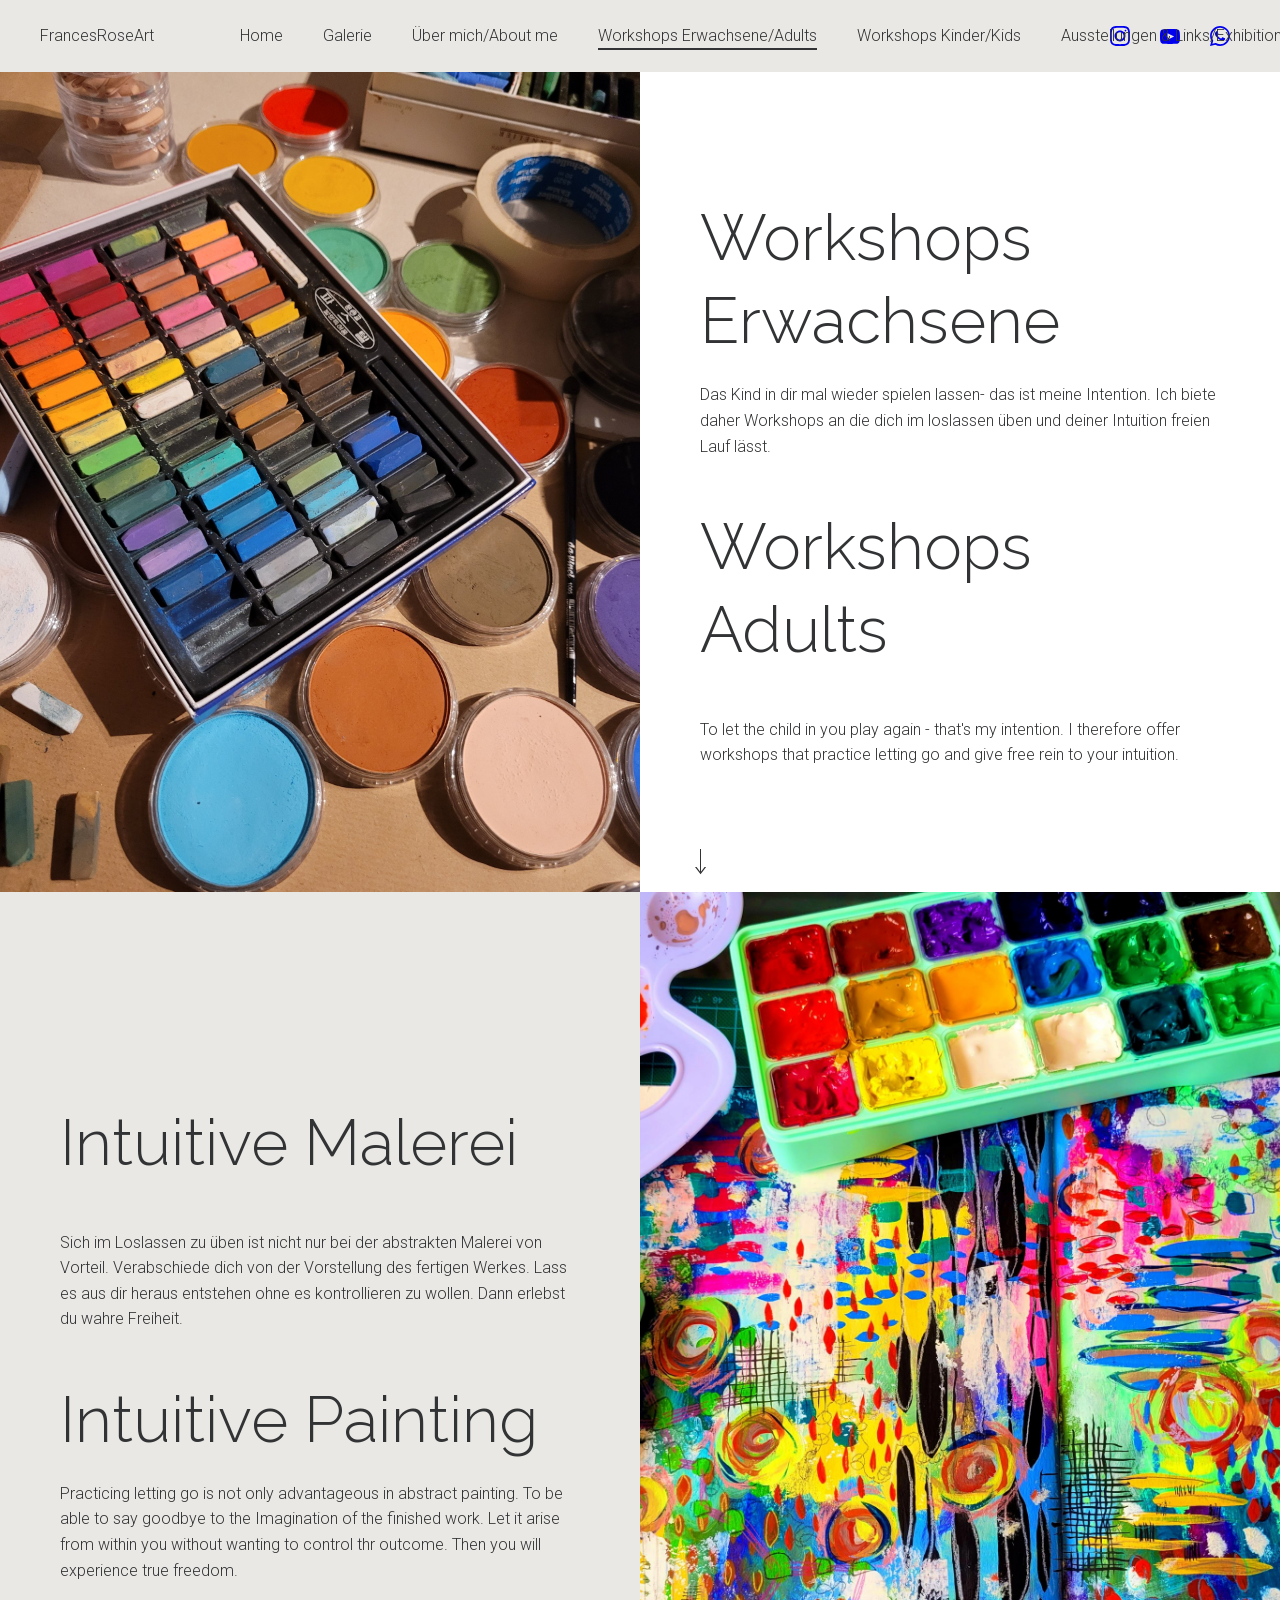
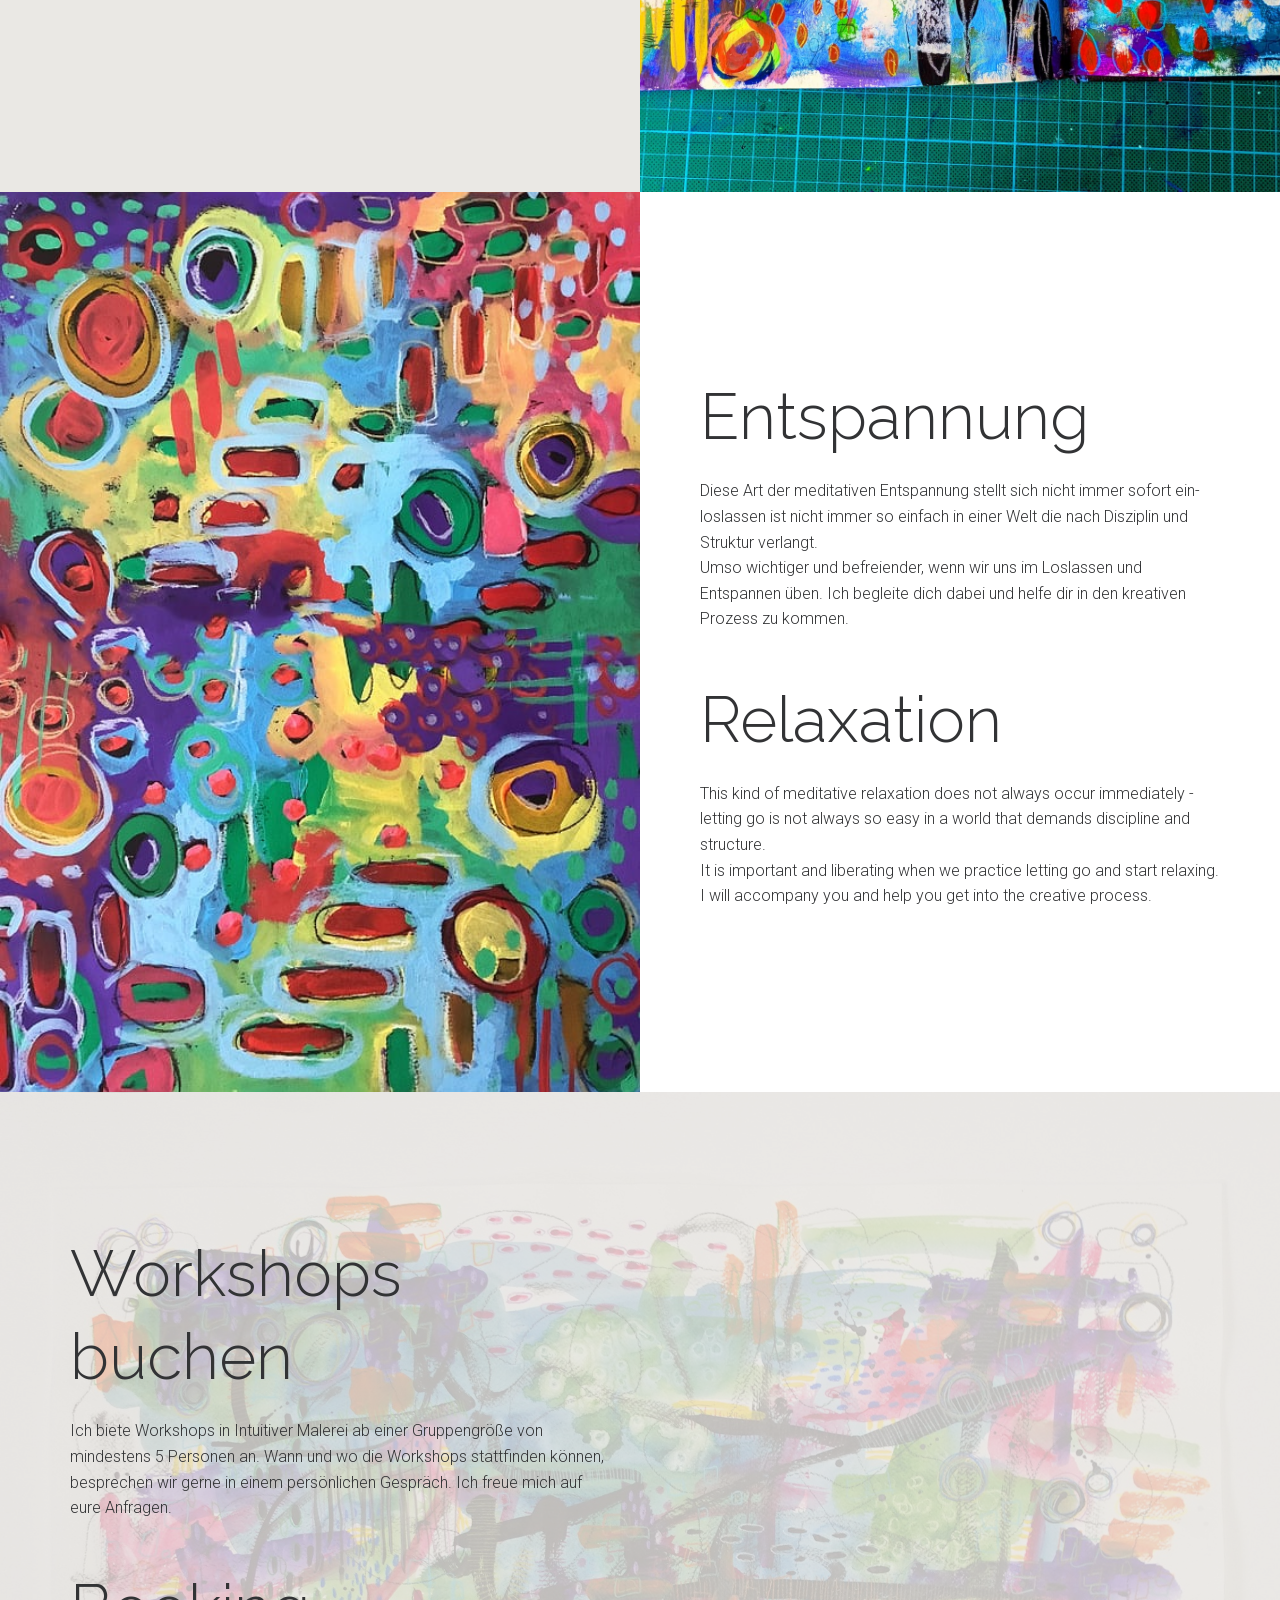
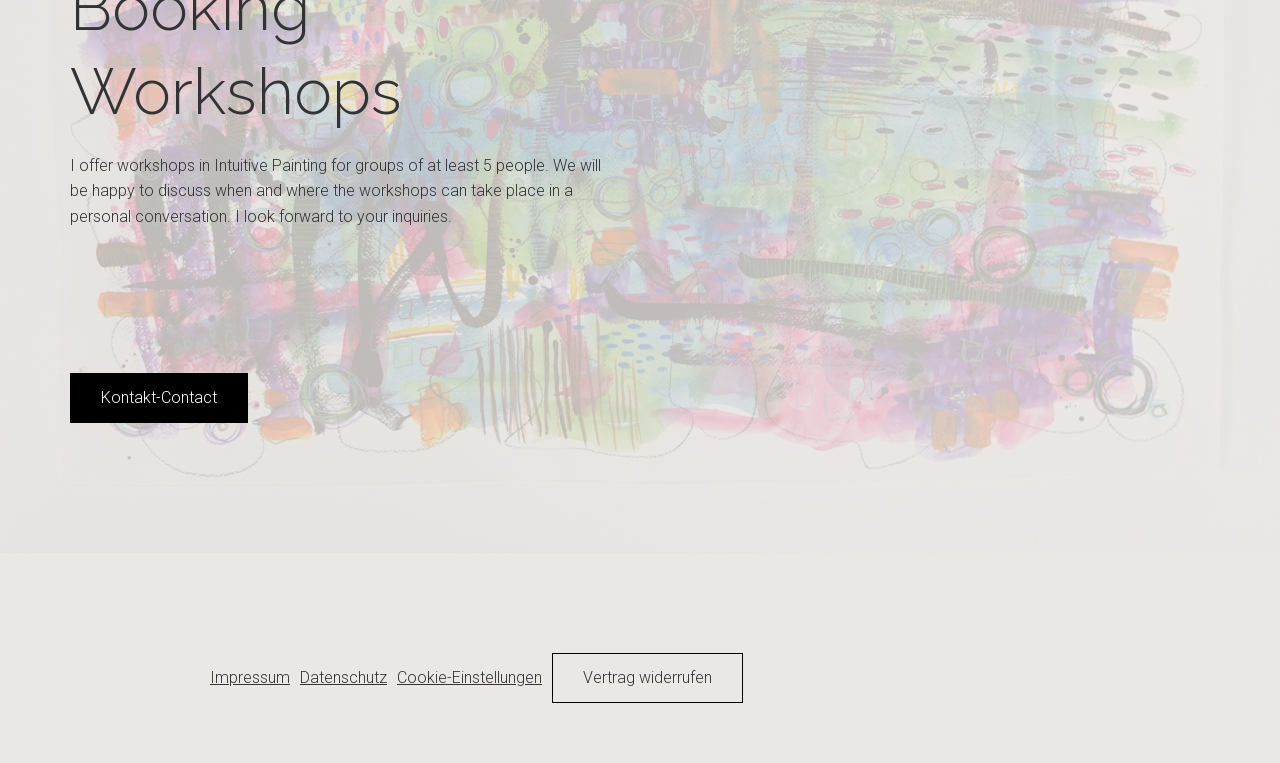
<file: workshops-erwachsene-adults/index.html>
<!doctype html>
<html lang="de">
  <head>
    <meta charset="utf-8">
    <meta name="viewport" content="width=device-width, initial-scale=1">
    <meta name="format-detection" content="telephone=no">
    
    
    
    <link rel='shortcut icon' type='image/png' href="../assets/img/favicon.jpg" />
    <title>Workshops  Erwachsene/Adults | FrancesRoseArt</title>
    
    <meta name="robots" content="index, follow, archive"><meta name="twitter:card" content="summary_large_image">
<meta property="og:type" content="website">
<meta name="generator" content="Jimdo Dolphin">
<meta property="og:title" content="Workshops  Erwachsene/Adults | FrancesRoseArt">
<meta property="og:site_name" content="FrancesRoseArt">
<meta name="google-site-verification" content="zah1QKVyRRU0oQmavJsoxUB_8HCzB8Y1OtcdSbikHWY">
<meta property="og:description" content="Workshops Erwachsene. Das Kind in dir mal wieder spielen lassen- das ist meine Intention. Ich biete daher Workshops an die dich im loslassen üben und deiner Intuition freien Lauf lässt. Workshops Adults. To let the child in you play again - that's my intention. I therefore offer workshops that practice letting go and give free rein to your intuition.">
<meta name="description" content="Workshops Erwachsene. Das Kind in dir mal wieder spielen lassen- das ist meine Intention. Ich biete daher Workshops an die dich im loslassen üben und deiner Intuition freien Lauf lässt. Workshops Adults. To let the child in you play again - that's my intention. I therefore offer workshops that practice letting go and give free rein to your intuition.">
<meta property="og:image" content="../assets/img/495281810_35083249-0f35-4389-9e56-0cebae398390.jpg">
<meta property="og:image:width" content="1200">
<meta property="og:image:height" content="630">

    <script type="application/ld+json">{"@context":"https://schema.org","@type":"","name":"FrancesRoseArt","url":"https://frances-rose-art.de/workshops-erwachsene-adults/","@id":"https://frances-rose-art.de","description":"Workshops Erwachsene. Das Kind in dir mal wieder spielen lassen- das ist meine Intention. Ich biete daher Workshops an die dich im loslassen üben und deiner Intuition freien Lauf lässt. Workshops Adults. To let the child in you play again - that's my intention. I therefore offer workshops that practice letting go and give free rein to your intuition."}</script>
    
<link href="../assets/css/f4faa6a54e4f0d6421c0.css" rel="stylesheet" />
<link href="../assets/css/fonts.css" rel="stylesheet" />
<link href="../assets/css/fonts.css" rel="stylesheet" />
    <style>.css-1st5hyz{background-color:#eae8e4;}.css-1c375l0 .hugeTitleFontSize h1:not(.customScale){font-size:64px !important;}.css-1c375l0 h1:not(.customScale){font-size:48px !important;}.css-1c375l0 h2:not(.customScale), .css-1c375l0 .smallTitleFontSize h1, [data-css-1c375l0] .smallTitleFontSize h1, .css-1c375l0 h1.smallTitleFontSize, [data-css-1c375l0] h1.smallTitleFontSize{font-size:36px !important;}.css-1c375l0 h3:not(.customScale), .css-1c375l0 h4:not(.customScale), [data-css-1c375l0] h4:not(.customScale), .css-1c375l0 h5:not(.customScale), [data-css-1c375l0] h5:not(.customScale), .css-1c375l0 h6:not(.customScale), [data-css-1c375l0] h6:not(.customScale){font-size:24px !important;}.css-1c375l0 li:not(.customScale){font-size:18px !important;}.css-1c375l0 p:not(.customScale){font-size:18px !important;}.css-1c375l0 .customScale p, .css-1c375l0 .customScale h1, [data-css-1c375l0] .customScale h1, .css-1c375l0 .customScale h2, [data-css-1c375l0] .customScale h2, .css-1c375l0 .customScale h3, [data-css-1c375l0] .customScale h3, .css-1c375l0 .customScale h4, [data-css-1c375l0] .customScale h4, .css-1c375l0 .customScale h5, [data-css-1c375l0] .customScale h5, .css-1c375l0 .customScale h6, [data-css-1c375l0] .customScale h6{font-size:inherit !important;}@media only screen and (max-width: 1280px){.css-1c375l0 h1:not(.customScale){font-size:36px !important;}.css-1c375l0 h2:not(.customScale), .css-1c375l0 .smallTitleFontSize h1, [data-css-1c375l0] .smallTitleFontSize h1, .css-1c375l0 h1.smallTitleFontSize, [data-css-1c375l0] h1.smallTitleFontSize{font-size:24px !important;}.css-1c375l0 h3:not(.customScale), .css-1c375l0 h4:not(.customScale), [data-css-1c375l0] h4:not(.customScale), .css-1c375l0 h5:not(.customScale), [data-css-1c375l0] h5:not(.customScale), .css-1c375l0 h6:not(.customScale), [data-css-1c375l0] h6:not(.customScale){font-size:18px !important;}.css-1c375l0 p:not(.customScale){font-size:16px !important;}.css-1c375l0 li:not(.customScale){font-size:16px !important;}.css-1c375l0 .customScale p, .css-1c375l0 .customScale li, [data-css-1c375l0] .customScale li, .css-1c375l0 .customScale h1, [data-css-1c375l0] .customScale h1, .css-1c375l0 .customScale h2, [data-css-1c375l0] .customScale h2, .css-1c375l0 .customScale h3, [data-css-1c375l0] .customScale h3, .css-1c375l0 .customScale h4, [data-css-1c375l0] .customScale h4, .css-1c375l0 .customScale h5, [data-css-1c375l0] .customScale h5, .css-1c375l0 .customScale h6, [data-css-1c375l0] .customScale h6{font-size:inherit !important;}}@media only screen and (max-width: 800px){.css-1c375l0 .hugeTitleFontSize h1:not(.customScale){font-size:40px !important;}}.css-9s1hn{background-color:#FFFFFF;}.css-1sxfiya{min-height:calc(100vh - 80px);}.css-1g64zgr{background-color:rgba(255, 255, 255, 0.8);}.css-1jyyyen{opacity:0;}.css-1dx5wtp{min-height:calc(100vh - 0px);}.css-2uvc2u{background-color:rgba(234, 232, 228, 0.7967859244044599);}.css-k90t27{background-color:#000000 !important;border-radius:0 !important;}.css-1wta0f{border-color:transparent !important;}.css-11ny15p{background-color:transparent !important;border-radius:0 !important;}.css-1nyslin{border-color:#000000 !important;}</style>
  <link rel="stylesheet" href="../assets/css/site.css"></head>
  <body>
    <div id="root"><div class="WJO2X"><main data-testid="static-page-main"><div class="Ks0Co eBtPw zfsFk" style="--headlineFontFamily:&quot;Raleway&quot;;--headlineNormalFontWeight:300;--headlineBoldFontWeight:500;--copyFontFamily:&quot;Roboto&quot;;--copyNormalFontWeight:300;--copyBoldFontWeight:500"><div><div></div><div class="nzRGu"><header class="foFqY css-1st5hyz"><div class="DyyGf qqrXP CHRTx"><div class="VMnwf" style="flex-basis: 140px;"><div class="aV61Y"><a href="../index.html" class="zofC1"><div class="Yc2rK CvWyc"><div class="Rjf5Z"><p class="fVQWf">FrancesRoseArt</p></div></div></a></div></div><div class="kqI0W"><div class="FZhvH"><nav><ul class="lXoOb DjAD4 NIvq5"><li class="L2ZRx Ptk8T"><a href="../index.html" class="d6OwN w8gOz xVIEQ"><span class="lo9Ld">Home</span></a></li><li class="L2ZRx Ptk8T"><a href="../galerie/" class="d6OwN w8gOz xVIEQ"><span class="lo9Ld">Galerie</span></a></li><li class="L2ZRx Ptk8T"><a href="../ueber-mich-about-me/" class="d6OwN w8gOz xVIEQ"><span class="lo9Ld">Über mich/About me</span></a></li><li class="L2ZRx Ptk8T"><a href="../workshops-erwachsene-adults/" class="d6OwN w8gOz lwNfy xVIEQ"><span class="lo9Ld">Workshops  Erwachsene/Adults</span></a></li><li class="L2ZRx Ptk8T"><a href="../workshops-kinder-kids/" class="d6OwN w8gOz xVIEQ"><span class="lo9Ld">Workshops Kinder/Kids</span></a></li><li class="L2ZRx Ptk8T"><a href="../ausstellungen-und-links-exhibitions-und-links/" class="d6OwN w8gOz xVIEQ"><span class="lo9Ld">Ausstellungen &amp; Links/Exhibitions&amp;Links</span></a></li><li class="L2ZRx Ptk8T"><a href="../kontakt-contact/" class="d6OwN w8gOz xVIEQ"><span class="lo9Ld">Kontakt/Contact</span></a></li><li class="L2ZRx Ptk8T"><a href="../presse-press/" class="d6OwN w8gOz xVIEQ"><span class="lo9Ld">Presse/Press</span></a></li><li class="L2ZRx Ptk8T"><a href="../wo-du-mich-noch-findest-where-to-find-me/" class="d6OwN w8gOz xVIEQ"><span class="lo9Ld">Wo du mich noch findest/ Where to find me</span></a></li></ul></nav></div></div><div class="S7q2B" style="flex-basis: 140px;"><div class="IS6uY"><div class="LDwHJ"><a href="https://www.instagram.com/francesroseart/?next=%2F" target="_blank" class="EqttM css-irzfol">
    <svg width="20px" height="20px" viewBox="0 0 20 20" version="1.1" xmlns="http://www.w3.org/2000/svg" xmlns:xlink="http://www.w3.org/1999/xlink">
        <g id="Symbols" stroke="none" stroke-width="1" fill="none" fill-rule="evenodd">
            <g id="Social/Instagram" transform="translate(-10.000000, -10.000000)">
                <path d="M24.0335249,11.8763976 C26.7380658,11.9994825 28.0013491,13.2827256 28.124434,15.9673067 C28.17267,17.0193498 28.1818182,17.3353786 28.1818182,20 C28.1818182,22.6654531 28.1718383,22.9806502 28.124434,24.0326933 C28.0005175,26.7147794 26.7405607,28.0005175 24.0335249,28.1236024 C22.9806502,28.1718383 22.6662847,28.1818182 20,28.1818182 C17.3353786,28.1818182 17.0193498,28.1718383 15.9673067,28.1236024 C13.2561127,27.9996858 11.9994825,26.7106212 11.8763976,24.0318616 C11.8281617,22.9798185 11.8181818,22.6646214 11.8181818,19.9991683 C11.8181818,17.3345469 11.8289933,17.0193498 11.8763976,15.9664751 C12.0003142,13.2827256 13.2602709,11.9986509 15.9673067,11.875566 C17.0201815,11.8281617 17.3353786,11.8181818 20,11.8181818 C22.6646214,11.8181818 22.9806502,11.8281617 24.0335249,11.8763976 Z M20,10 C17.2841667,10 16.9441667,10.0116667 15.8775,10.06 C12.2458333,10.2266667 10.2275,12.2416667 10.0608333,15.8766667 C10.0116667,16.9441667 10,17.2841667 10,20 C10,22.7158333 10.0116667,23.0566667 10.06,24.1233333 C10.2266667,27.755 12.2416667,29.7733333 15.8766667,29.94 C16.9441667,29.9883333 17.2841667,30 20,30 C22.7158333,30 23.0566667,29.9883333 24.1233333,29.94 C27.7516667,29.7733333 29.775,27.7583333 29.9391667,24.1233333 C29.9883333,23.0566667 30,22.7158333 30,20 C30,17.2841667 29.9883333,16.9441667 29.94,15.8775 C29.7766667,12.2491667 27.7591667,10.2275 24.1241667,10.0608333 C23.0566667,10.0116667 22.7158333,10 20,10 Z M20,14.5454545 C16.9876958,14.5454545 14.5454545,16.9874977 14.5454545,19.9995574 C14.5454545,23.0116172 16.9876958,25.4545455 20,25.4545455 C23.0123042,25.4545455 25.4545455,23.0125023 25.4545455,19.9995574 C25.4545455,16.9874977 23.0123042,14.5454545 20,14.5454545 Z M20,23.6363636 C17.9918182,23.6363636 16.3636364,22.0090909 16.3636364,20 C16.3636364,17.9918182 17.9918182,16.3636364 20,16.3636364 C22.0081818,16.3636364 23.6363636,17.9918182 23.6363636,20 C23.6363636,22.0090909 22.0081818,23.6363636 20,23.6363636 Z M25.4551768,13.6363636 C24.9526515,13.6363636 24.5454545,14.0435606 24.5454545,14.5454545 C24.5454545,15.0473485 24.9526515,15.4545455 25.4551768,15.4545455 C25.9570707,15.4545455 26.3636364,15.0473485 26.3636364,14.5454545 C26.3636364,14.0435606 25.9570707,13.6363636 25.4551768,13.6363636 Z" fill="currentColor"></path>
            </g>
        </g>
    </svg></a><a href="https://www.youtube.com/@francesroseart3865" target="_blank" class="EqttM css-irzfol">
    <svg width="20px" height="15px" viewBox="0 0 20 15" version="1.1" xmlns="http://www.w3.org/2000/svg" xmlns:xlink="http://www.w3.org/1999/xlink">
        <g id="Symbols" stroke="none" stroke-width="1" fill="none" fill-rule="evenodd">
            <g id="Social/Youtube" transform="translate(-10.000000, -13.000000)">
                <path d="M26.3457424,13.1534368 C23.3424258,12.9484379 16.6532963,12.9492713 13.6541463,13.1534368 C10.4066644,13.3751022 10.0241665,15.336758 10,20.5000626 C10.0241665,25.6542006 10.4033311,27.6241896 13.6541463,27.8466884 C16.6541296,28.0508539 23.3424258,28.0516872 26.3457424,27.8466884 C29.5932243,27.625023 29.9757222,25.6633672 29.9998887,20.5000626 C29.9757222,15.3459246 29.5965576,13.3759356 26.3457424,13.1534368 Z M17.4999583,23.8333774 L17.4999583,17.1667478 L24.1665878,20.4942293 L17.4999583,23.8333774 Z" fill="currentColor" fill-rule="nonzero"></path>
            </g>
        </g>
    </svg></a><a href="https://wa.me/4915237843049" target="_blank" class="EqttM css-irzfol">
    <svg width="20" height="21" viewBox="0 0 20 21" fill="none" xmlns="http://www.w3.org/2000/svg">
        <g clip-path="url(#clip0)">
            <path fill-rule="evenodd" clip-rule="evenodd" d="M17.0859 2.92031C15.206 1.03806 12.7059 0.000954973 10.042 0C4.55283 0 0.0854701 4.46689 0.0835601 9.9575C0.0826052 11.7127 0.54147 13.426 1.41288 14.9358L0 20.0965L5.27909 18.7117C6.73351 19.5053 8.37129 19.9231 10.0377 19.9236H10.042C10.0425 19.9236 10.0415 19.9236 10.042 19.9236C15.5302 19.9236 19.9981 15.4562 20 9.96562C20.001 7.30459 18.9662 4.80256 17.0859 2.92031ZM10.042 18.2419H10.0387C8.55369 18.2414 7.09688 17.8422 5.82581 17.0883L5.52356 16.9088L2.39077 17.7305L3.22685 14.676L3.03013 14.3628C2.20169 13.0449 1.76384 11.5217 1.76479 9.95798C1.7667 5.39464 5.47964 1.68171 10.0454 1.68171C12.2561 1.68266 14.3341 2.54453 15.897 4.10925C17.4598 5.67349 18.3197 7.75343 18.3188 9.96467C18.3169 14.5285 14.6039 18.2419 10.042 18.2419ZM14.582 12.0427C14.3332 11.9181 13.1099 11.3164 12.8816 11.2333C12.6534 11.1503 12.4877 11.1087 12.322 11.358C12.1563 11.6072 11.6793 12.1678 11.5342 12.3335C11.389 12.4996 11.2439 12.5202 10.9951 12.3956C10.7463 12.2709 9.94461 12.0083 8.99394 11.1608C8.25431 10.5009 7.75486 9.68629 7.6097 9.43704C7.46455 9.1878 7.59442 9.05314 7.71857 8.92948C7.8303 8.81774 7.96734 8.63869 8.09196 8.49353C8.21659 8.34837 8.25765 8.24428 8.34073 8.07859C8.42382 7.91243 8.38228 7.76727 8.3202 7.64265C8.25813 7.51803 7.76059 6.29327 7.55288 5.79525C7.3509 5.31013 7.14559 5.37602 6.99327 5.3679C6.84811 5.36074 6.68242 5.35931 6.51626 5.35931C6.35057 5.35931 6.08079 5.42138 5.85255 5.67063C5.62431 5.91988 4.98162 6.52199 4.98162 7.74626C4.98162 8.97102 5.87308 10.1542 5.99771 10.3204C6.12233 10.4866 7.75247 12.9996 10.2483 14.0777C10.8418 14.3341 11.3054 14.4874 11.6669 14.602C12.2628 14.7916 12.8052 14.7648 13.234 14.7009C13.712 14.6292 14.7061 14.0987 14.9133 13.5176C15.1206 12.9365 15.1206 12.438 15.0585 12.3344C14.9964 12.2299 14.8307 12.1673 14.582 12.0427Z" fill="currentColor"></path>
        </g>
        <defs>
            <clipPath id="clip0">
            <rect width="20" height="20.0965" fill="white"></rect>
        </clipPath>
        </defs>
    </svg></a></div></div></div><button class="frbg-burger" aria-label="Menü öffnen"><span></span><span></span><span></span></button><div class="G4Yk_ QetrU" style="background-color: rgb(234, 232, 228);"><div class="bEi0A"><ul class="h29F6"><li class="HoOCC j6iCP iRwdb"><div class="ZuOGq"><a href="../index.html" class="d6OwN w8gOz xVIEQ SR1jc"><span class="lo9Ld">Home</span></a></div></li><li class="HoOCC j6iCP iRwdb"><div class="ZuOGq"><a href="../galerie/" class="d6OwN w8gOz xVIEQ SR1jc"><span class="lo9Ld">Galerie</span></a></div></li><li class="HoOCC j6iCP iRwdb"><div class="ZuOGq"><a href="../ueber-mich-about-me/" class="d6OwN w8gOz xVIEQ SR1jc"><span class="lo9Ld">Über mich/About me</span></a></div></li><li class="HoOCC j6iCP iRwdb"><div class="ZuOGq"><a href="../workshops-erwachsene-adults/" class="d6OwN w8gOz lwNfy xVIEQ SR1jc"><span class="lo9Ld">Workshops  Erwachsene/Adults</span></a></div></li><li class="HoOCC j6iCP iRwdb"><div class="ZuOGq"><a href="../workshops-kinder-kids/" class="d6OwN w8gOz xVIEQ SR1jc"><span class="lo9Ld">Workshops Kinder/Kids</span></a></div></li><li class="HoOCC j6iCP iRwdb"><div class="ZuOGq"><a href="../ausstellungen-und-links-exhibitions-und-links/" class="d6OwN w8gOz xVIEQ SR1jc"><span class="lo9Ld">Ausstellungen &amp; Links/Exhibitions&amp;Links</span></a></div></li><li class="HoOCC j6iCP iRwdb"><div class="ZuOGq"><a href="../kontakt-contact/" class="d6OwN w8gOz xVIEQ SR1jc"><span class="lo9Ld">Kontakt/Contact</span></a></div></li><li class="HoOCC j6iCP iRwdb"><div class="ZuOGq"><a href="../presse-press/" class="d6OwN w8gOz xVIEQ SR1jc"><span class="lo9Ld">Presse/Press</span></a></div></li><li class="HoOCC j6iCP iRwdb"><div class="ZuOGq"><a href="../wo-du-mich-noch-findest-where-to-find-me/" class="d6OwN w8gOz xVIEQ SR1jc"><span class="lo9Ld">Wo du mich noch findest/ Where to find me</span></a></div></li></ul></div><div class="sTnOy"></div></div></div></header></div></div></div><div class="Ks0Co css-1c375l0 eBtPw zfsFk" style="--headlineFontFamily:&quot;Raleway&quot;;--headlineNormalFontWeight:300;--headlineBoldFontWeight:500;--copyFontFamily:&quot;Roboto&quot;;--copyNormalFontWeight:300;--copyBoldFontWeight:500"><section class="oXRwe SRf50 hugeTitleFontSize uUVCR css-9s1hn SqEJx css-1sxfiya block" data-block-type="cover" id="b410eae4-02a5-42b0-b1e3-71a4b1210a13"><div class="IJYm9"><div class="XodE5"><div class="dh9us" data-testid="static-text-element"><div class="Rjf5Z"><div class=""><h1>Workshops Erwachsene</h1><p>Das Kind in dir mal wieder spielen lassen- das ist meine Intention. Ich biete daher Workshops an die dich im loslassen üben und deiner Intuition freien Lauf lässt.<br>&nbsp;</p><h1>Workshops Adults</h1><p><br>To let the child in you play again - that's my intention. I therefore offer workshops that practice letting go and give free rein to your intuition.</p></div></div></div></div><div class="loFeN"><a href="#" class="p45Jn"><span class="XAYsT Umr3r w_i8x"><svg width="12px" height="26px" viewBox="0 0 12 26" version="1.1" xmlns="http://www.w3.org/2000/svg" xmlns:xlink="http://www.w3.org/1999/xlink">
                    <g stroke="none" stroke-width="1" fill="none" fill-rule="evenodd">
                        <g transform="translate(-164.000000, -956.000000)">
                            <g id="arrow">
                                <g transform="translate(164.000000, 956.000000)">
                                    <path class="Yl_mV csYKT" d="M1.55290032,18 L0,18 L5.57106781,25.1750488 L11.1421356,18 L9.5892353,18 L5.57106781,23.1750488 L1.55290032,18 Z"></path>
                                    <path class="pSEZ8 csYKT" d="M5.5,22.5 L5.5,0.5" stroke-linecap="square"></path>
                                </g>
                            </g>
                        </g>
                    </g>
                </svg></span></a></div></div><div class="ewwMa"><div class="FHs03 gDjC1"><div class="OAT9p"><img class="WCO6N" draggable="false" src="../assets/img/495281810_35083249-0f35-4389-9e56-0cebae398390.jpg" alt="" loading="lazy"/></div><div class="qTwpq css-1g64zgr css-1jyyyen"></div></div></div></section><section class="oXRwe wA99h hugeTitleFontSize sHxQr css-1st5hyz SqEJx css-1dx5wtp block" data-block-type="cover" id="05f88bbd-bb55-4369-a6cc-5865d9607e0e"><div class="g0bet"><div class="q2wlj"><div class="dh9us" data-testid="static-text-element"><div class="Rjf5Z"><div class=""><h1>Intuitive Malerei&nbsp;</h1><p>&nbsp;</p><p>Sich im Loslassen zu üben ist nicht nur bei der abstrakten Malerei von Vorteil. Verabschiede dich von der Vorstellung des fertigen Werkes. Lass es aus dir heraus entstehen ohne es kontrollieren zu wollen. Dann erlebst du wahre Freiheit.<br><br></p><h1>Intuitive Painting&nbsp;</h1><p>Practicing letting go is not only advantageous in abstract painting. To be able to say goodbye to the Imagination of the finished work. Let it arise from within you without wanting to control thr outcome. Then you will experience true freedom.</p></div></div></div></div></div><div class="Qjv4U"><div class="FHs03 gDjC1"><div class="OAT9p"><img class="WCO6N" draggable="false" src="../assets/img/495283630_f2f6b7b3-b87f-4c97-aee1-9202fcfca28c.jpg" alt="" loading="lazy"/></div><div class="qTwpq css-2uvc2u css-1jyyyen"></div></div></div></section><section class="oXRwe SRf50 hugeTitleFontSize uUVCR css-9s1hn SqEJx css-1dx5wtp block" data-block-type="cover" id="4843a565-1202-4458-928b-2a9a6aaf8c8b"><div class="IJYm9"><div class="XodE5"><div class="dh9us" data-testid="static-text-element"><div class="Rjf5Z"><div class=""><h1>Entspannung</h1><p>Diese Art der meditativen Entspannung stellt sich nicht immer sofort ein- loslassen ist nicht immer so einfach in einer Welt die nach Disziplin und Struktur verlangt.<br>Umso wichtiger und befreiender, wenn wir uns im Loslassen und Entspannen üben. Ich begleite dich dabei und helfe dir in den kreativen Prozess zu kommen.<br>&nbsp;</p><h1>Relaxation&nbsp;</h1><p>This kind of meditative relaxation does not always occur immediately - letting go is not always so easy in a world that demands discipline and structure.<br>It is important and liberating when we practice letting go and start relaxing. I will accompany you and help you get into the creative process.</p></div></div></div></div></div><div class="ewwMa"><div class="FHs03 gDjC1"><div class="OAT9p"><img class="WCO6N" draggable="false" src="../assets/img/495290318_44c6fb06-6382-4806-880c-06af641b2341.jpg" alt="" loading="lazy"/></div><div class="qTwpq css-1g64zgr css-1jyyyen"></div></div></div></section><section class="oXRwe hugeTitleFontSize css-1st5hyz SqEJx css-1dx5wtp block" data-block-type="cover" id="7758c2ca-ab86-4e5a-a976-4ecb872c4a5a"><div class="FHs03 NdMQS gDjC1"><div class="OAT9p"><img class="WCO6N" draggable="false" src="../assets/img/471645807_98eabcc8-d0aa-4b73-afb1-c9a8e2a704c2.jpg" alt="" loading="lazy"/></div><div class="qTwpq css-2uvc2u"></div><div class="mHjiW"><div class="plfvA jl6V3 MaEUF"><div class="DHePS"><div class="dh9us" data-testid="static-text-element"><div class="Rjf5Z"><div class=""><h1>Workshops buchen</h1><p>Ich biete Workshops in Intuitiver Malerei ab einer Gruppengröße von mindestens 5 Personen an. Wann und wo die Workshops stattfinden können, besprechen wir gerne in einem persönlichen Gespräch. Ich freue mich auf eure Anfragen.&nbsp;<br>&nbsp;</p><h1>Booking Workshops</h1><p>I offer workshops in Intuitive Painting for groups of at least 5 people. We will be happy to discuss when and where the workshops can take place in a personal conversation. I look forward to your inquiries.&nbsp;</p><h1>&nbsp;&nbsp;</h1></div></div></div><div class="HAlWR TlZrh"><div class="dq9kK"><a class="U1eE3 G7EOd QUGb9 rMWdh iyLSG GwzOo uVXcw vf5ZA css-k90t27" href="../kontakt-contact/" draggable="false"><span class="pSsxA css-1wta0f">Kontakt-Contact</span></a></div></div></div></div></div></div></section></div><div class="Ks0Co eBtPw zfsFk" style="--headlineFontFamily:&quot;Raleway&quot;;--headlineNormalFontWeight:300;--headlineBoldFontWeight:500;--copyFontFamily:&quot;Roboto&quot;;--copyNormalFontWeight:300;--copyBoldFontWeight:500"><div class="oXRwe css-1st5hyz WBV6S TucNI SEedf css-1st5hyz" id="00fec12a-8880-447c-9acb-f4d815055d9a"><div class="plfvA"><footer class="WbFOy"><div class="rMRyj"></div><div class="zdVni"><div class="Ypjwe"><a href="../impressum/" class="L8XKw a4RTG FocLF q6Lv8">Impressum</a><a href="../datenschutz/" class="L8XKw a4RTG FocLF q6Lv8">Datenschutz</a><a href="../cookie-einstellungen/" class="L8XKw a4RTG FocLF q6Lv8">Cookie-Einstellungen</a><div data-testid="footer-withdrawal-button"><a class="iyLSG TmYHM c88XE Rjf5Z css-11ny15p" href="../widerruf/" draggable="false"><span class="pSsxA css-1nyslin">Vertrag widerrufen</span></a></div></div></div></footer></div></div></div></main></div></div>
    
    
    
    
  <script src="../assets/js/site.js" defer></script></body>
</html>
</file>
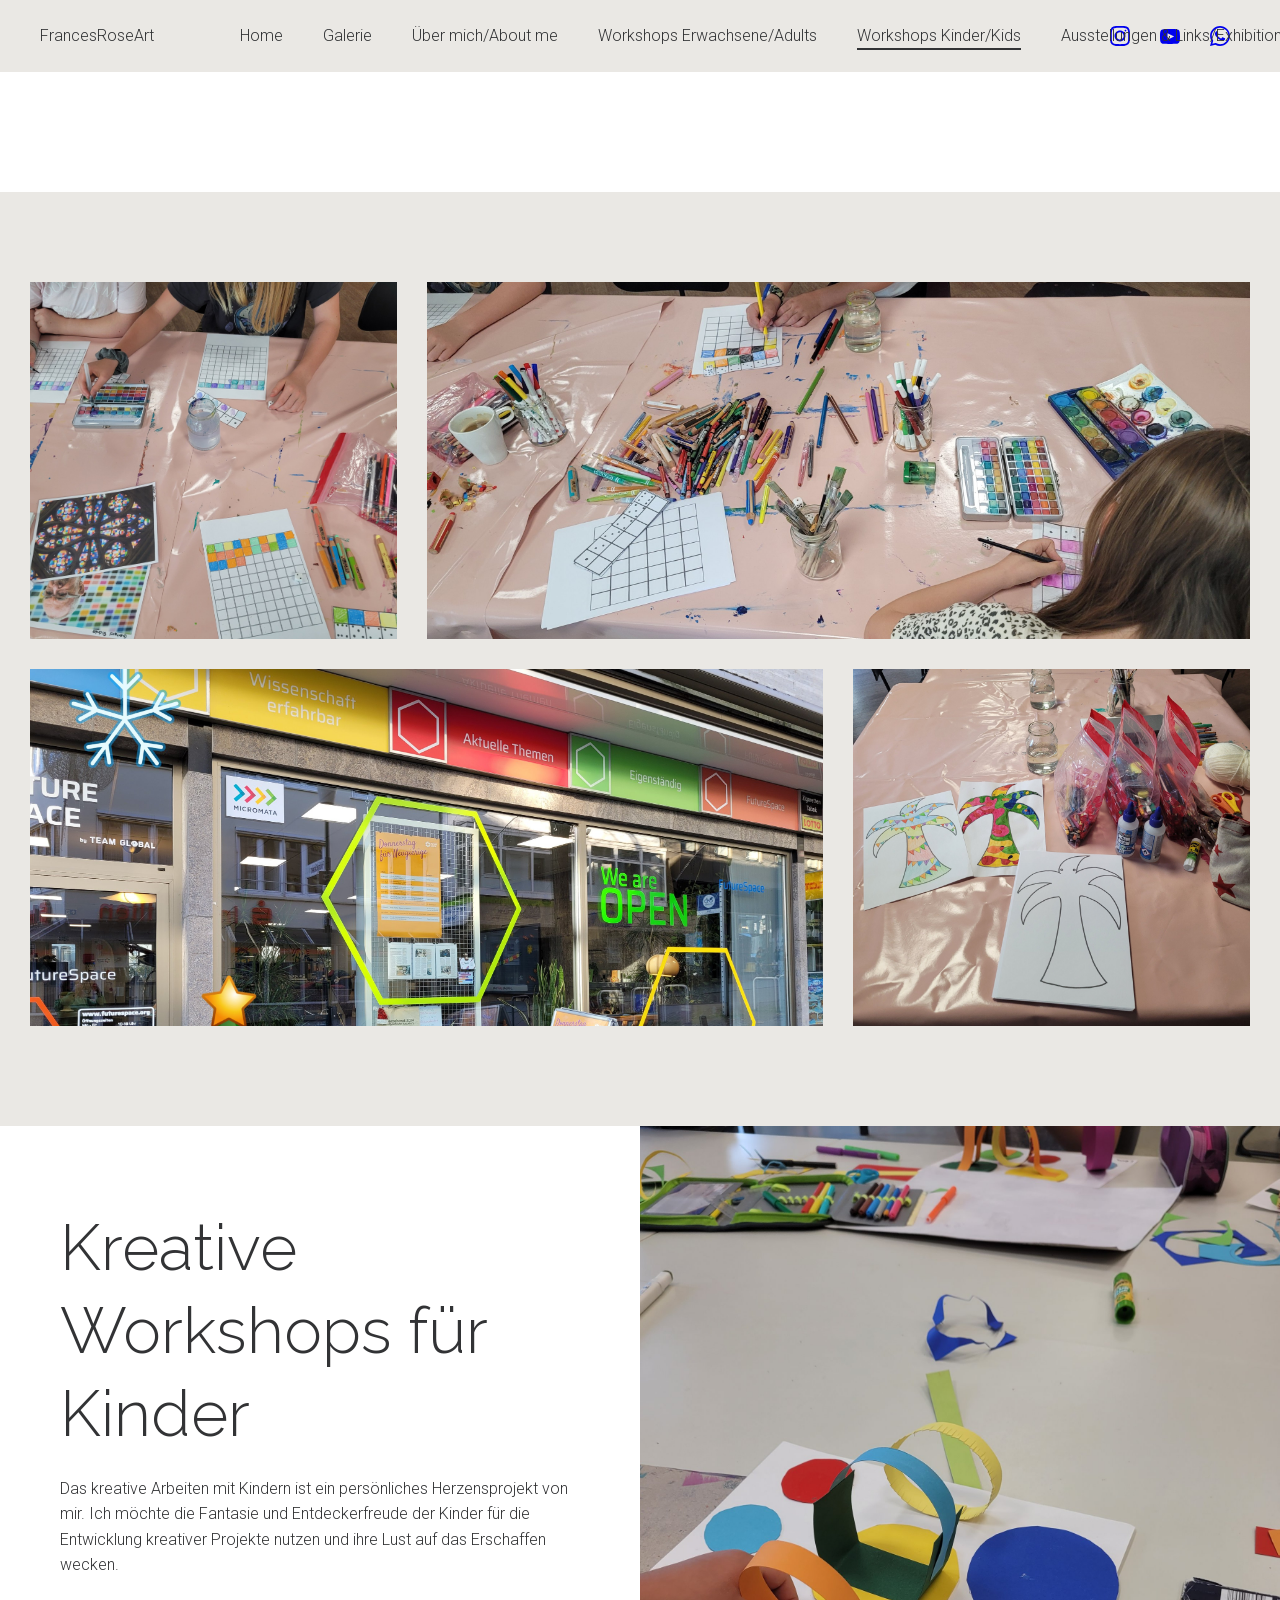
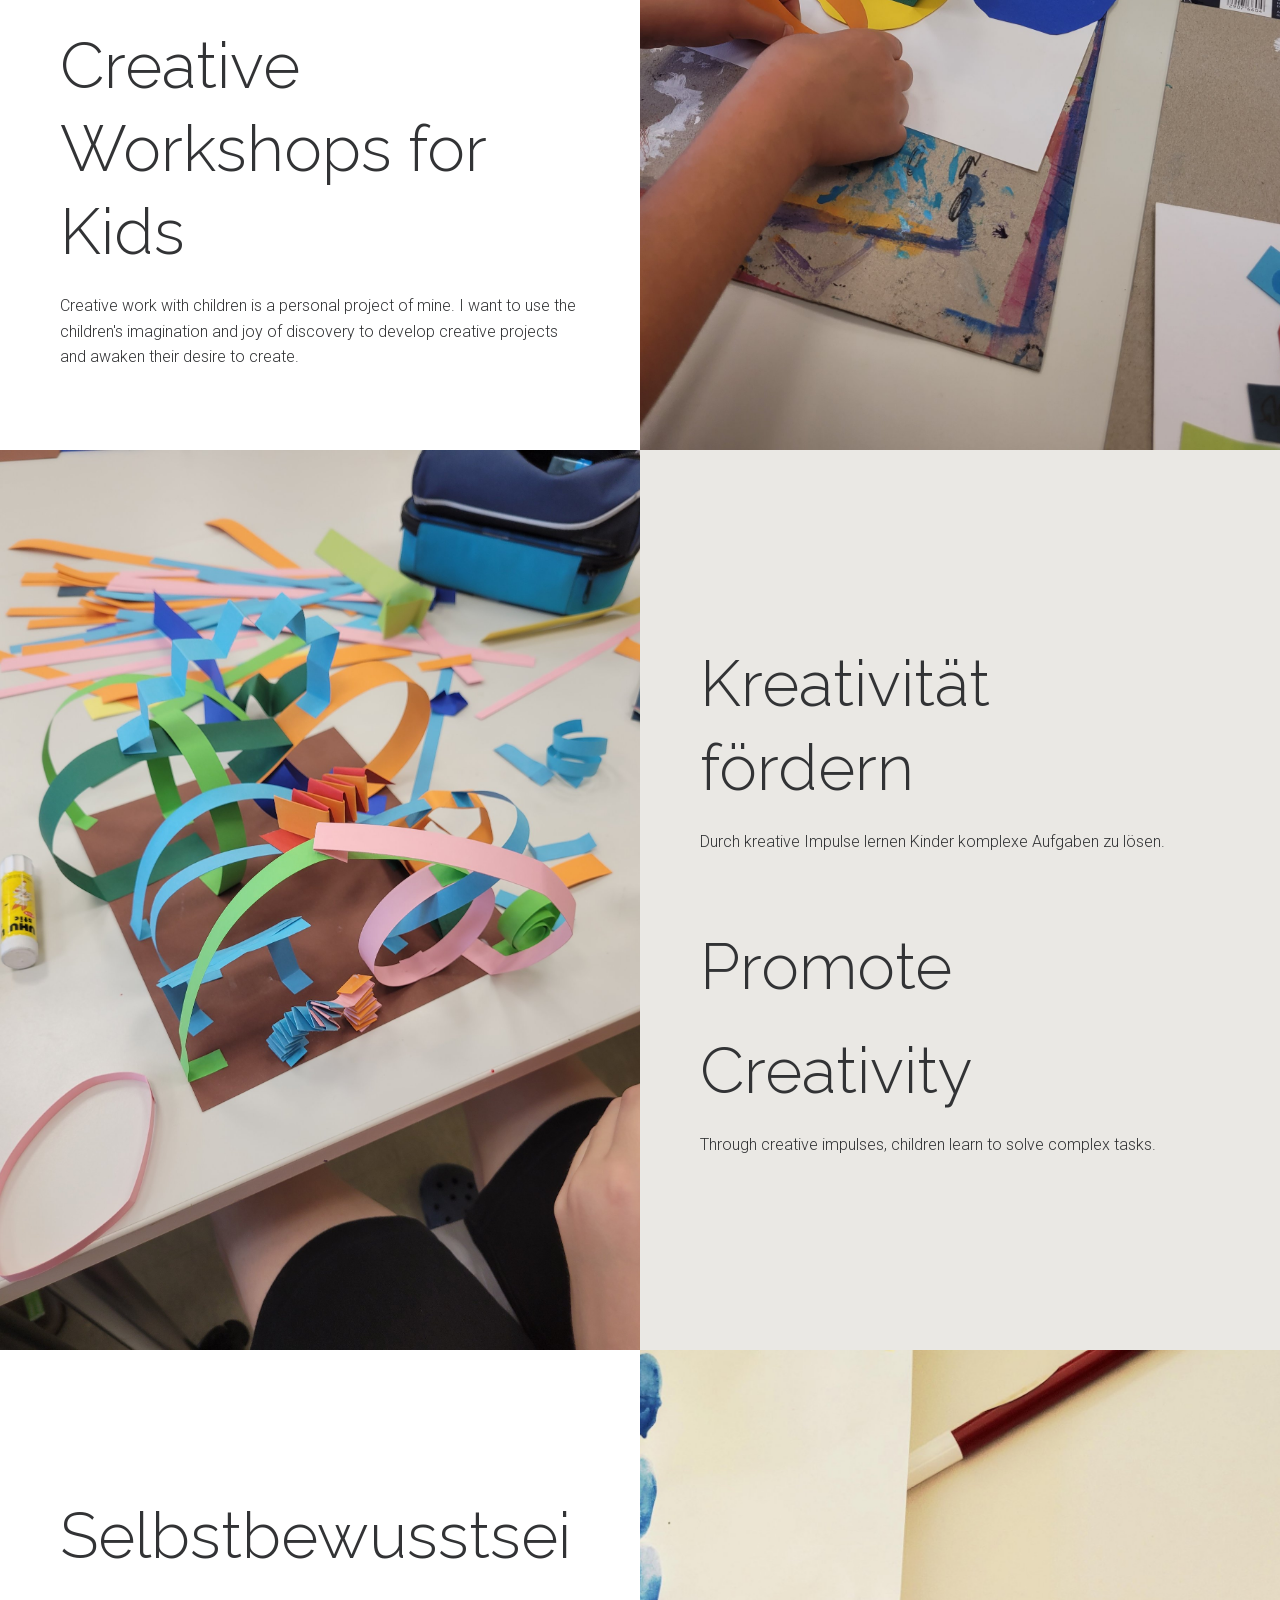
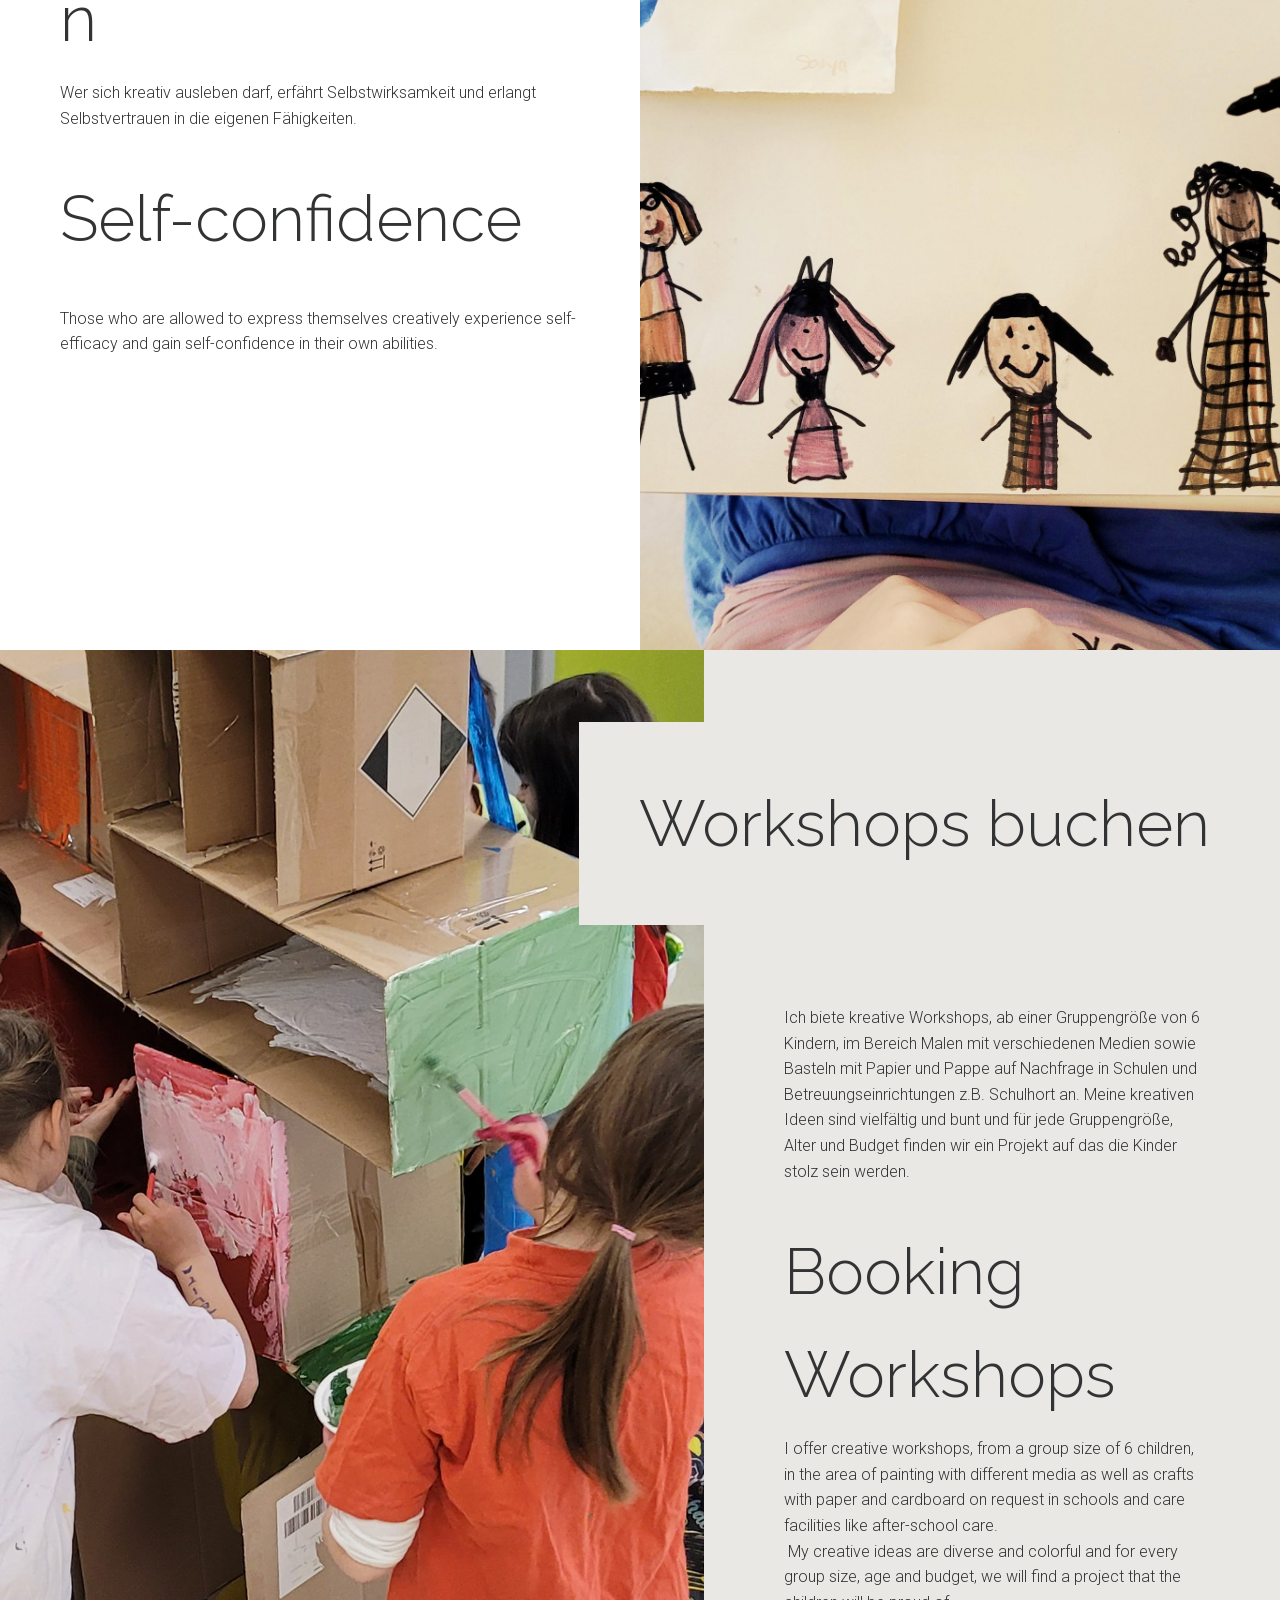
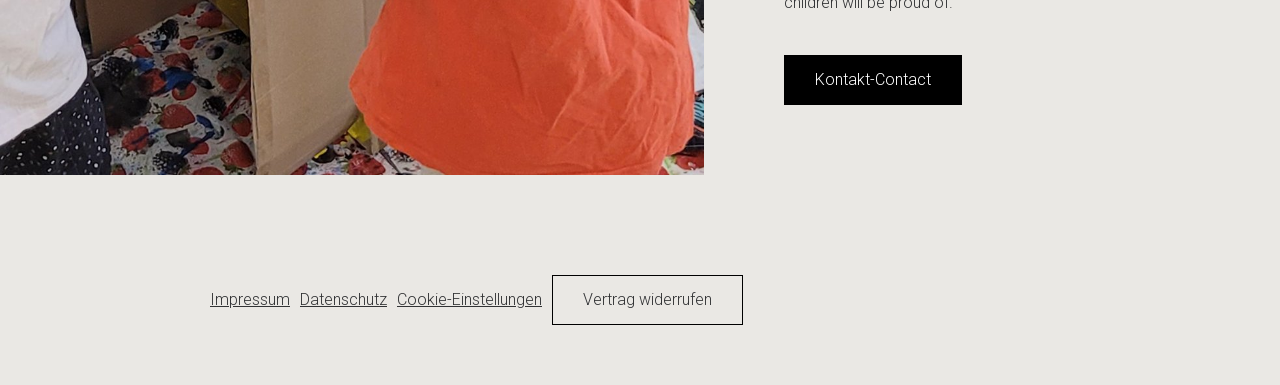
<file: workshops-kinder-kids/index.html>
<!doctype html>
<html lang="de">
  <head>
    <meta charset="utf-8">
    <meta name="viewport" content="width=device-width, initial-scale=1">
    <meta name="format-detection" content="telephone=no">
    
    
    
    <link rel='shortcut icon' type='image/png' href="../assets/img/favicon.jpg" />
    <title>Workshops Kinder/Kids | FrancesRoseArt</title>
    
    <meta name="robots" content="index, follow, archive"><meta name="twitter:card" content="summary_large_image">
<meta property="og:type" content="website">
<meta name="generator" content="Jimdo Dolphin">
<meta property="og:title" content="Workshops Kinder/Kids | FrancesRoseArt">
<meta property="og:site_name" content="FrancesRoseArt">
<meta name="google-site-verification" content="zah1QKVyRRU0oQmavJsoxUB_8HCzB8Y1OtcdSbikHWY">
<meta property="og:description" content="Kreative Workshops für Kinder. Das kreative Arbeiten mit Kindern ist ein persönliches Herzensprojekt von mir. Ich möchte die Fantasie und Entdeckerfreude der Kinder für die Entwicklung kreativer Projekte nutzen und ihre Lust auf das Erschaffen wecken. . Creative Workshops for Kids. Creative work with children is a personal project of mine. I want to use the children's imagination and joy of discov">
<meta name="description" content="Kreative Workshops für Kinder. Das kreative Arbeiten mit Kindern ist ein persönliches Herzensprojekt von mir. Ich möchte die Fantasie und Entdeckerfreude der Kinder für die Entwicklung kreativer Projekte nutzen und ihre Lust auf das Erschaffen wecken. . Creative Workshops for Kids. Creative work with children is a personal project of mine. I want to use the children's imagination and joy of discov">
<meta property="og:image" content="../assets/img/519874019_66e2fb00-0395-4440-a490-adbf9c498413.jpg">
<meta property="og:image:width" content="1200">
<meta property="og:image:height" content="630">

    <script type="application/ld+json">{"@context":"https://schema.org","@type":"","name":"FrancesRoseArt","url":"https://frances-rose-art.de/workshops-kinder-kids/","@id":"https://frances-rose-art.de","description":"Kreative Workshops für Kinder. Das kreative Arbeiten mit Kindern ist ein persönliches Herzensprojekt von mir. Ich möchte die Fantasie und Entdeckerfreude der Kinder für die Entwicklung kreativer Projekte nutzen und ihre Lust auf das Erschaffen wecken. . Creative Workshops for Kids. Creative work with children is a personal project of mine. I want to use the children's imagination and joy of discov"}</script>
    
<link href="../assets/css/f4faa6a54e4f0d6421c0.css" rel="stylesheet" />
<link href="../assets/css/fonts.css" rel="stylesheet" />
<link href="../assets/css/fonts.css" rel="stylesheet" />
    <style>.css-1st5hyz{background-color:#eae8e4;}.css-1c375l0 .hugeTitleFontSize h1:not(.customScale){font-size:64px !important;}.css-1c375l0 h1:not(.customScale){font-size:48px !important;}.css-1c375l0 h2:not(.customScale), .css-1c375l0 .smallTitleFontSize h1, [data-css-1c375l0] .smallTitleFontSize h1, .css-1c375l0 h1.smallTitleFontSize, [data-css-1c375l0] h1.smallTitleFontSize{font-size:36px !important;}.css-1c375l0 h3:not(.customScale), .css-1c375l0 h4:not(.customScale), [data-css-1c375l0] h4:not(.customScale), .css-1c375l0 h5:not(.customScale), [data-css-1c375l0] h5:not(.customScale), .css-1c375l0 h6:not(.customScale), [data-css-1c375l0] h6:not(.customScale){font-size:24px !important;}.css-1c375l0 li:not(.customScale){font-size:18px !important;}.css-1c375l0 p:not(.customScale){font-size:18px !important;}.css-1c375l0 .customScale p, .css-1c375l0 .customScale h1, [data-css-1c375l0] .customScale h1, .css-1c375l0 .customScale h2, [data-css-1c375l0] .customScale h2, .css-1c375l0 .customScale h3, [data-css-1c375l0] .customScale h3, .css-1c375l0 .customScale h4, [data-css-1c375l0] .customScale h4, .css-1c375l0 .customScale h5, [data-css-1c375l0] .customScale h5, .css-1c375l0 .customScale h6, [data-css-1c375l0] .customScale h6{font-size:inherit !important;}@media only screen and (max-width: 1280px){.css-1c375l0 h1:not(.customScale){font-size:36px !important;}.css-1c375l0 h2:not(.customScale), .css-1c375l0 .smallTitleFontSize h1, [data-css-1c375l0] .smallTitleFontSize h1, .css-1c375l0 h1.smallTitleFontSize, [data-css-1c375l0] h1.smallTitleFontSize{font-size:24px !important;}.css-1c375l0 h3:not(.customScale), .css-1c375l0 h4:not(.customScale), [data-css-1c375l0] h4:not(.customScale), .css-1c375l0 h5:not(.customScale), [data-css-1c375l0] h5:not(.customScale), .css-1c375l0 h6:not(.customScale), [data-css-1c375l0] h6:not(.customScale){font-size:18px !important;}.css-1c375l0 p:not(.customScale){font-size:16px !important;}.css-1c375l0 li:not(.customScale){font-size:16px !important;}.css-1c375l0 .customScale p, .css-1c375l0 .customScale li, [data-css-1c375l0] .customScale li, .css-1c375l0 .customScale h1, [data-css-1c375l0] .customScale h1, .css-1c375l0 .customScale h2, [data-css-1c375l0] .customScale h2, .css-1c375l0 .customScale h3, [data-css-1c375l0] .customScale h3, .css-1c375l0 .customScale h4, [data-css-1c375l0] .customScale h4, .css-1c375l0 .customScale h5, [data-css-1c375l0] .customScale h5, .css-1c375l0 .customScale h6, [data-css-1c375l0] .customScale h6{font-size:inherit !important;}}@media only screen and (max-width: 800px){.css-1c375l0 .hugeTitleFontSize h1:not(.customScale){font-size:40px !important;}}.css-9s1hn{background-color:#FFFFFF;}.css-1dx5wtp{min-height:calc(100vh - 0px);}.css-1g64zgr{background-color:rgba(255, 255, 255, 0.8);}.css-1jyyyen{opacity:0;}.css-2uvc2u{background-color:rgba(234, 232, 228, 0.7967859244044599);}.css-k90t27{background-color:#000000 !important;border-radius:0 !important;}.css-1wta0f{border-color:transparent !important;}.css-11ny15p{background-color:transparent !important;border-radius:0 !important;}.css-1nyslin{border-color:#000000 !important;}</style>
  <link rel="stylesheet" href="../assets/css/site.css"></head>
  <body>
    <div id="root"><div class="WJO2X"><main data-testid="static-page-main"><div class="Ks0Co eBtPw zfsFk" style="--headlineFontFamily:&quot;Raleway&quot;;--headlineNormalFontWeight:300;--headlineBoldFontWeight:500;--copyFontFamily:&quot;Roboto&quot;;--copyNormalFontWeight:300;--copyBoldFontWeight:500"><div><div></div><div class="nzRGu"><header class="foFqY css-1st5hyz"><div class="DyyGf qqrXP CHRTx"><div class="VMnwf" style="flex-basis: 140px;"><div class="aV61Y"><a href="../index.html" class="zofC1"><div class="Yc2rK CvWyc"><div class="Rjf5Z"><p class="fVQWf">FrancesRoseArt</p></div></div></a></div></div><div class="kqI0W"><div class="FZhvH"><nav><ul class="lXoOb DjAD4 NIvq5"><li class="L2ZRx Ptk8T"><a href="../index.html" class="d6OwN w8gOz xVIEQ"><span class="lo9Ld">Home</span></a></li><li class="L2ZRx Ptk8T"><a href="../galerie/" class="d6OwN w8gOz xVIEQ"><span class="lo9Ld">Galerie</span></a></li><li class="L2ZRx Ptk8T"><a href="../ueber-mich-about-me/" class="d6OwN w8gOz xVIEQ"><span class="lo9Ld">Über mich/About me</span></a></li><li class="L2ZRx Ptk8T"><a href="../workshops-erwachsene-adults/" class="d6OwN w8gOz xVIEQ"><span class="lo9Ld">Workshops  Erwachsene/Adults</span></a></li><li class="L2ZRx Ptk8T"><a href="../workshops-kinder-kids/" class="d6OwN w8gOz lwNfy xVIEQ"><span class="lo9Ld">Workshops Kinder/Kids</span></a></li><li class="L2ZRx Ptk8T"><a href="../ausstellungen-und-links-exhibitions-und-links/" class="d6OwN w8gOz xVIEQ"><span class="lo9Ld">Ausstellungen &amp; Links/Exhibitions&amp;Links</span></a></li><li class="L2ZRx Ptk8T"><a href="../kontakt-contact/" class="d6OwN w8gOz xVIEQ"><span class="lo9Ld">Kontakt/Contact</span></a></li><li class="L2ZRx Ptk8T"><a href="../presse-press/" class="d6OwN w8gOz xVIEQ"><span class="lo9Ld">Presse/Press</span></a></li><li class="L2ZRx Ptk8T"><a href="../wo-du-mich-noch-findest-where-to-find-me/" class="d6OwN w8gOz xVIEQ"><span class="lo9Ld">Wo du mich noch findest/ Where to find me</span></a></li></ul></nav></div></div><div class="S7q2B" style="flex-basis: 140px;"><div class="IS6uY"><div class="LDwHJ"><a href="https://www.instagram.com/francesroseart/?next=%2F" target="_blank" class="EqttM css-irzfol">
    <svg width="20px" height="20px" viewBox="0 0 20 20" version="1.1" xmlns="http://www.w3.org/2000/svg" xmlns:xlink="http://www.w3.org/1999/xlink">
        <g id="Symbols" stroke="none" stroke-width="1" fill="none" fill-rule="evenodd">
            <g id="Social/Instagram" transform="translate(-10.000000, -10.000000)">
                <path d="M24.0335249,11.8763976 C26.7380658,11.9994825 28.0013491,13.2827256 28.124434,15.9673067 C28.17267,17.0193498 28.1818182,17.3353786 28.1818182,20 C28.1818182,22.6654531 28.1718383,22.9806502 28.124434,24.0326933 C28.0005175,26.7147794 26.7405607,28.0005175 24.0335249,28.1236024 C22.9806502,28.1718383 22.6662847,28.1818182 20,28.1818182 C17.3353786,28.1818182 17.0193498,28.1718383 15.9673067,28.1236024 C13.2561127,27.9996858 11.9994825,26.7106212 11.8763976,24.0318616 C11.8281617,22.9798185 11.8181818,22.6646214 11.8181818,19.9991683 C11.8181818,17.3345469 11.8289933,17.0193498 11.8763976,15.9664751 C12.0003142,13.2827256 13.2602709,11.9986509 15.9673067,11.875566 C17.0201815,11.8281617 17.3353786,11.8181818 20,11.8181818 C22.6646214,11.8181818 22.9806502,11.8281617 24.0335249,11.8763976 Z M20,10 C17.2841667,10 16.9441667,10.0116667 15.8775,10.06 C12.2458333,10.2266667 10.2275,12.2416667 10.0608333,15.8766667 C10.0116667,16.9441667 10,17.2841667 10,20 C10,22.7158333 10.0116667,23.0566667 10.06,24.1233333 C10.2266667,27.755 12.2416667,29.7733333 15.8766667,29.94 C16.9441667,29.9883333 17.2841667,30 20,30 C22.7158333,30 23.0566667,29.9883333 24.1233333,29.94 C27.7516667,29.7733333 29.775,27.7583333 29.9391667,24.1233333 C29.9883333,23.0566667 30,22.7158333 30,20 C30,17.2841667 29.9883333,16.9441667 29.94,15.8775 C29.7766667,12.2491667 27.7591667,10.2275 24.1241667,10.0608333 C23.0566667,10.0116667 22.7158333,10 20,10 Z M20,14.5454545 C16.9876958,14.5454545 14.5454545,16.9874977 14.5454545,19.9995574 C14.5454545,23.0116172 16.9876958,25.4545455 20,25.4545455 C23.0123042,25.4545455 25.4545455,23.0125023 25.4545455,19.9995574 C25.4545455,16.9874977 23.0123042,14.5454545 20,14.5454545 Z M20,23.6363636 C17.9918182,23.6363636 16.3636364,22.0090909 16.3636364,20 C16.3636364,17.9918182 17.9918182,16.3636364 20,16.3636364 C22.0081818,16.3636364 23.6363636,17.9918182 23.6363636,20 C23.6363636,22.0090909 22.0081818,23.6363636 20,23.6363636 Z M25.4551768,13.6363636 C24.9526515,13.6363636 24.5454545,14.0435606 24.5454545,14.5454545 C24.5454545,15.0473485 24.9526515,15.4545455 25.4551768,15.4545455 C25.9570707,15.4545455 26.3636364,15.0473485 26.3636364,14.5454545 C26.3636364,14.0435606 25.9570707,13.6363636 25.4551768,13.6363636 Z" fill="currentColor"></path>
            </g>
        </g>
    </svg></a><a href="https://www.youtube.com/@francesroseart3865" target="_blank" class="EqttM css-irzfol">
    <svg width="20px" height="15px" viewBox="0 0 20 15" version="1.1" xmlns="http://www.w3.org/2000/svg" xmlns:xlink="http://www.w3.org/1999/xlink">
        <g id="Symbols" stroke="none" stroke-width="1" fill="none" fill-rule="evenodd">
            <g id="Social/Youtube" transform="translate(-10.000000, -13.000000)">
                <path d="M26.3457424,13.1534368 C23.3424258,12.9484379 16.6532963,12.9492713 13.6541463,13.1534368 C10.4066644,13.3751022 10.0241665,15.336758 10,20.5000626 C10.0241665,25.6542006 10.4033311,27.6241896 13.6541463,27.8466884 C16.6541296,28.0508539 23.3424258,28.0516872 26.3457424,27.8466884 C29.5932243,27.625023 29.9757222,25.6633672 29.9998887,20.5000626 C29.9757222,15.3459246 29.5965576,13.3759356 26.3457424,13.1534368 Z M17.4999583,23.8333774 L17.4999583,17.1667478 L24.1665878,20.4942293 L17.4999583,23.8333774 Z" fill="currentColor" fill-rule="nonzero"></path>
            </g>
        </g>
    </svg></a><a href="https://wa.me/4915237843049" target="_blank" class="EqttM css-irzfol">
    <svg width="20" height="21" viewBox="0 0 20 21" fill="none" xmlns="http://www.w3.org/2000/svg">
        <g clip-path="url(#clip0)">
            <path fill-rule="evenodd" clip-rule="evenodd" d="M17.0859 2.92031C15.206 1.03806 12.7059 0.000954973 10.042 0C4.55283 0 0.0854701 4.46689 0.0835601 9.9575C0.0826052 11.7127 0.54147 13.426 1.41288 14.9358L0 20.0965L5.27909 18.7117C6.73351 19.5053 8.37129 19.9231 10.0377 19.9236H10.042C10.0425 19.9236 10.0415 19.9236 10.042 19.9236C15.5302 19.9236 19.9981 15.4562 20 9.96562C20.001 7.30459 18.9662 4.80256 17.0859 2.92031ZM10.042 18.2419H10.0387C8.55369 18.2414 7.09688 17.8422 5.82581 17.0883L5.52356 16.9088L2.39077 17.7305L3.22685 14.676L3.03013 14.3628C2.20169 13.0449 1.76384 11.5217 1.76479 9.95798C1.7667 5.39464 5.47964 1.68171 10.0454 1.68171C12.2561 1.68266 14.3341 2.54453 15.897 4.10925C17.4598 5.67349 18.3197 7.75343 18.3188 9.96467C18.3169 14.5285 14.6039 18.2419 10.042 18.2419ZM14.582 12.0427C14.3332 11.9181 13.1099 11.3164 12.8816 11.2333C12.6534 11.1503 12.4877 11.1087 12.322 11.358C12.1563 11.6072 11.6793 12.1678 11.5342 12.3335C11.389 12.4996 11.2439 12.5202 10.9951 12.3956C10.7463 12.2709 9.94461 12.0083 8.99394 11.1608C8.25431 10.5009 7.75486 9.68629 7.6097 9.43704C7.46455 9.1878 7.59442 9.05314 7.71857 8.92948C7.8303 8.81774 7.96734 8.63869 8.09196 8.49353C8.21659 8.34837 8.25765 8.24428 8.34073 8.07859C8.42382 7.91243 8.38228 7.76727 8.3202 7.64265C8.25813 7.51803 7.76059 6.29327 7.55288 5.79525C7.3509 5.31013 7.14559 5.37602 6.99327 5.3679C6.84811 5.36074 6.68242 5.35931 6.51626 5.35931C6.35057 5.35931 6.08079 5.42138 5.85255 5.67063C5.62431 5.91988 4.98162 6.52199 4.98162 7.74626C4.98162 8.97102 5.87308 10.1542 5.99771 10.3204C6.12233 10.4866 7.75247 12.9996 10.2483 14.0777C10.8418 14.3341 11.3054 14.4874 11.6669 14.602C12.2628 14.7916 12.8052 14.7648 13.234 14.7009C13.712 14.6292 14.7061 14.0987 14.9133 13.5176C15.1206 12.9365 15.1206 12.438 15.0585 12.3344C14.9964 12.2299 14.8307 12.1673 14.582 12.0427Z" fill="currentColor"></path>
        </g>
        <defs>
            <clipPath id="clip0">
            <rect width="20" height="20.0965" fill="white"></rect>
        </clipPath>
        </defs>
    </svg></a></div></div></div><button class="frbg-burger" aria-label="Menü öffnen"><span></span><span></span><span></span></button><div class="G4Yk_ QetrU" style="background-color: rgb(234, 232, 228);"><div class="bEi0A"><ul class="h29F6"><li class="HoOCC j6iCP iRwdb"><div class="ZuOGq"><a href="../index.html" class="d6OwN w8gOz xVIEQ SR1jc"><span class="lo9Ld">Home</span></a></div></li><li class="HoOCC j6iCP iRwdb"><div class="ZuOGq"><a href="../galerie/" class="d6OwN w8gOz xVIEQ SR1jc"><span class="lo9Ld">Galerie</span></a></div></li><li class="HoOCC j6iCP iRwdb"><div class="ZuOGq"><a href="../ueber-mich-about-me/" class="d6OwN w8gOz xVIEQ SR1jc"><span class="lo9Ld">Über mich/About me</span></a></div></li><li class="HoOCC j6iCP iRwdb"><div class="ZuOGq"><a href="../workshops-erwachsene-adults/" class="d6OwN w8gOz xVIEQ SR1jc"><span class="lo9Ld">Workshops  Erwachsene/Adults</span></a></div></li><li class="HoOCC j6iCP iRwdb"><div class="ZuOGq"><a href="../workshops-kinder-kids/" class="d6OwN w8gOz lwNfy xVIEQ SR1jc"><span class="lo9Ld">Workshops Kinder/Kids</span></a></div></li><li class="HoOCC j6iCP iRwdb"><div class="ZuOGq"><a href="../ausstellungen-und-links-exhibitions-und-links/" class="d6OwN w8gOz xVIEQ SR1jc"><span class="lo9Ld">Ausstellungen &amp; Links/Exhibitions&amp;Links</span></a></div></li><li class="HoOCC j6iCP iRwdb"><div class="ZuOGq"><a href="../kontakt-contact/" class="d6OwN w8gOz xVIEQ SR1jc"><span class="lo9Ld">Kontakt/Contact</span></a></div></li><li class="HoOCC j6iCP iRwdb"><div class="ZuOGq"><a href="../presse-press/" class="d6OwN w8gOz xVIEQ SR1jc"><span class="lo9Ld">Presse/Press</span></a></div></li><li class="HoOCC j6iCP iRwdb"><div class="ZuOGq"><a href="../wo-du-mich-noch-findest-where-to-find-me/" class="d6OwN w8gOz xVIEQ SR1jc"><span class="lo9Ld">Wo du mich noch findest/ Where to find me</span></a></div></li></ul></div><div class="sTnOy"></div></div></div></header></div></div></div><div class="Ks0Co css-1c375l0 eBtPw zfsFk" style="--headlineFontFamily:&quot;Raleway&quot;;--headlineNormalFontWeight:300;--headlineBoldFontWeight:500;--copyFontFamily:&quot;Roboto&quot;;--copyNormalFontWeight:300;--copyBoldFontWeight:500"><section class="oXRwe css-9s1hn" id="82318b7f-cc8b-4743-817a-2fd05ac7ae61"><div class="plfvA"></div></section><section class="oXRwe css-1st5hyz" data-block-type="gallery-2" id="d8a9d55d-ad11-45b1-a23d-70ec4643478c"><div class="plfvA MaEUF"><div style="transition:transform 200ms, opacity 200ms;width:100%;transform:translateY(0px);opacity:1"><div class="lXJ3J DM734"><div class="q_u2y VIbFr"><div class="rIHJ1"><div class="FHs03 gDjC1"><div class="OAT9p"><img class="WCO6N" draggable="false" src="../assets/img/519874019_66e2fb00-0395-4440-a490-adbf9c498413.jpg" sizes="(min-width:1330px) 1330px,100vw" alt="" loading="lazy"/></div></div></div></div><div class="q_u2y VIbFr"><div class="rIHJ1"><div class="FHs03 gDjC1"><div class="OAT9p"><img class="WCO6N" draggable="false" src="../assets/img/519874021_57a150ba-71b5-4d2a-b0cf-72a74e8f935e.jpg" sizes="(min-width:1330px) 1330px,100vw" alt="" loading="lazy"/></div></div></div></div><div class="q_u2y VIbFr"><div class="rIHJ1"><div class="FHs03 gDjC1"><div class="OAT9p"><img class="WCO6N" draggable="false" src="../assets/img/519874086_beb8e2ff-e31e-45f3-aed5-cca9d03d9ca0.jpg" sizes="(min-width:1330px) 1330px,100vw" alt="" loading="lazy"/></div></div></div></div><div class="q_u2y VIbFr"><div class="rIHJ1"><div class="FHs03 gDjC1"><div class="OAT9p"><img class="WCO6N" draggable="false" src="../assets/img/519874323_f393bd00-dbba-4369-9afb-d917e5596b5a.jpg" sizes="(min-width:1330px) 1330px,100vw" alt="" loading="lazy"/></div></div></div></div></div></div></div></section><section class="oXRwe wA99h hugeTitleFontSize sHxQr css-9s1hn SqEJx css-1dx5wtp block" data-block-type="cover" id="e2e7d54e-64f0-43d4-bd3e-6252c73c561c"><div class="g0bet"><div class="q2wlj"><div class="dh9us" data-testid="static-text-element"><div class="Rjf5Z"><div class=""><h1>Kreative Workshops für Kinder</h1><p>Das kreative Arbeiten mit Kindern ist ein persönliches Herzensprojekt von mir. Ich möchte die Fantasie und Entdeckerfreude der Kinder für die Entwicklung kreativer Projekte nutzen und ihre Lust auf das Erschaffen wecken.<br><br></p><h1>Creative Workshops for Kids</h1><p>Creative work with children is a personal project of mine. I want to use the children's imagination and joy of discovery to develop creative projects and awaken their desire to create.</p></div></div></div></div></div><div class="Qjv4U"><div class="FHs03 gDjC1"><div class="OAT9p"><img class="WCO6N" draggable="false" src="../assets/img/495275885_e38c1db5-15a4-4015-a32a-db9f17b7b493.jpg" alt="" loading="lazy"/></div><div class="qTwpq css-1g64zgr css-1jyyyen"></div></div></div></section><section class="oXRwe SRf50 hugeTitleFontSize uUVCR css-1st5hyz SqEJx css-1dx5wtp block" data-block-type="cover" id="6fdc7319-076b-457d-99ce-7985d03c1d1d"><div class="IJYm9"><div class="XodE5"><div class="dh9us" data-testid="static-text-element"><div class="Rjf5Z"><div class=""><h1>Kreativität&nbsp; fördern&nbsp;</h1><p>Durch kreative Impulse lernen Kinder komplexe Aufgaben zu lösen.&nbsp;<br><br><br></p><h1>Promote</h1><h1>Creativity&nbsp;</h1><p>Through creative impulses, children learn to solve complex tasks.</p></div></div></div></div></div><div class="ewwMa"><div class="FHs03 gDjC1"><div class="OAT9p"><img class="WCO6N" draggable="false" src="../assets/img/495275888_cafd6117-3ebf-4762-9d39-cc1f77862f97.jpg" alt="" loading="lazy"/></div><div class="qTwpq css-2uvc2u css-1jyyyen"></div></div></div></section><section class="oXRwe wA99h hugeTitleFontSize sHxQr css-9s1hn SqEJx css-1dx5wtp block" data-block-type="cover" id="dffcdaf2-5d72-44f5-b738-7e5efa1ea626"><div class="g0bet"><div class="q2wlj"><div class="dh9us" data-testid="static-text-element"><div class="Rjf5Z"><div class=""><h1>Selbstbewusstsein</h1><p>Wer sich kreativ ausleben darf, erfährt Selbstwirksamkeit und erlangt Selbstvertrauen in die eigenen Fähigkeiten.<br><br></p><h1>Self-confidence</h1><p><br>Those who are allowed to express themselves creatively experience self-efficacy and gain self-confidence in their own abilities.</p><h1><br></h1><p><br></p></div></div></div></div></div><div class="Qjv4U"><div class="FHs03 gDjC1"><div class="OAT9p"><img class="WCO6N" draggable="false" src="../assets/img/495279424_15af49c6-ca9f-4813-b95a-e51f7f0dbf76.jpg" alt="" loading="lazy"/></div><div class="qTwpq css-1g64zgr css-1jyyyen"></div></div></div></section><section class="oXRwe hugeTitleFontSize css-1st5hyz SqEJx css-1dx5wtp block" data-block-type="cover" id="026989d1-d02a-4981-92cf-2e60ce53cd0e"><div class="tland"><div class="jKV_4"><div class="FHs03 Oxh0V gDjC1"><div class="OAT9p"><img class="WCO6N" draggable="false" src="../assets/img/495275710_f24ed1d0-13cd-42a4-a0db-b6067fd0efeb.jpg" alt="" loading="lazy"/></div><div class="qTwpq css-2uvc2u css-1jyyyen"></div></div></div><div class="xqpCp"><div class="BBBLo css-1st5hyz"><div class="Z5v5C"><div class="dh9us" data-testid="static-text-element"><div class="Rjf5Z"><div class=""><h1>Workshops buchen</h1></div></div></div></div></div><div class="j9pWn"><div class="voqP8"><div class="dh9us" data-testid="static-text-element"><div class="Rjf5Z"><div class=""><p>Ich biete kreative Workshops, ab einer Gruppengröße von 6 Kindern, im Bereich Malen mit verschiedenen Medien sowie Basteln mit Papier und Pappe auf Nachfrage in Schulen und Betreuungseinrichtungen z.B. Schulhort an. Meine kreativen Ideen sind vielfältig und bunt und für jede Gruppengröße, Alter und Budget finden wir ein Projekt auf das die Kinder stolz sein werden.<br><br></p><h1>Booking</h1><h1>Workshops</h1><p>I offer creative workshops, from a group size of 6 children, in the area of painting with different media as well as crafts with paper and cardboard on request in schools and care facilities like after-school care.<br>&nbsp;My creative ideas are diverse and colorful and for every group size, age and budget, we will find a project that the children will be proud of.</p></div></div></div><div class="HAlWR TlZrh"><div class="dq9kK"><a class="U1eE3 p8MV5 QUGb9 rMWdh iyLSG GwzOo uVXcw vf5ZA css-k90t27" href="../kontakt-contact/" draggable="false"><span class="pSsxA css-1wta0f">Kontakt-Contact</span></a></div></div></div></div></div></div></section></div><div class="Ks0Co eBtPw zfsFk" style="--headlineFontFamily:&quot;Raleway&quot;;--headlineNormalFontWeight:300;--headlineBoldFontWeight:500;--copyFontFamily:&quot;Roboto&quot;;--copyNormalFontWeight:300;--copyBoldFontWeight:500"><div class="oXRwe css-1st5hyz WBV6S TucNI SEedf css-1st5hyz" id="00fec12a-8880-447c-9acb-f4d815055d9a"><div class="plfvA"><footer class="WbFOy"><div class="rMRyj"></div><div class="zdVni"><div class="Ypjwe"><a href="../impressum/" class="L8XKw a4RTG FocLF q6Lv8">Impressum</a><a href="../datenschutz/" class="L8XKw a4RTG FocLF q6Lv8">Datenschutz</a><a href="../cookie-einstellungen/" class="L8XKw a4RTG FocLF q6Lv8">Cookie-Einstellungen</a><div data-testid="footer-withdrawal-button"><a class="iyLSG TmYHM c88XE Rjf5Z css-11ny15p" href="../widerruf/" draggable="false"><span class="pSsxA css-1nyslin">Vertrag widerrufen</span></a></div></div></div></footer></div></div></div></main></div></div>
    
    
    
    
  <script src="../assets/js/site.js" defer></script></body>
</html>
</file>
<file: assets/css/c5f91cd2abd86337dc53.css>
.oXRwe{position:relative;z-index:3;width:100%}.SRG1w{z-index:4}.SqEJx{display:flex;flex-direction:column}

.Rjf5Z{color:#323335}.Rjf5Z a:hover{color:#535353}.vf5ZA{color:#fff}.vf5ZA a:hover{color:#dcdcdc}
.dh9us{overflow-wrap:break-word;box-sizing:border-box;width:100%;padding:20px 0}.dh9us.wq84Q{padding:5px}.dh9us.bDiHc{padding:0}.dh9us a,.dh9us a:hover{color:inherit}.dh9us ol,.dh9us ul{margin:0 0 0 30px;padding:0}.Z2yVp h1,.Z2yVp h2,.Z2yVp h3,.Z2yVp h4,.Z2yVp h5,.Z2yVp h6,.Z2yVp li,.Z2yVp p{display:inline;margin-right:4px;font-weight:400;font-size:18px}
.poKJs{position:relative;width:100%;padding:0;line-height:0}.poKJs.jp5zm{background:#181818}.poKJs.jp5zm.mQSz1{background:none}.poKJs.ftlAp{background:#f2f2f2}.poKJs.g_amd{background:#fff}.poKJs.uw4S9{margin:auto}.poKJs.p1tnV,.poKJs.Je4Z6{flex-grow:1}.poKJs iframe{width:100%;height:500px;border:0}.poKJs iframe.LVQ_r{height:232px}.poKJs iframe.vbYsD{height:450px}.poKJs iframe.fj2rl{height:175px}.hwuR3{position:relative;line-height:0}.hwuR3 .gu6WD{position:relative;display:inline-block;width:auto;height:auto}.hwuR3.dvXtV{text-align:center}.hwuR3.dvXtV img{width:auto;max-width:100%;height:auto;max-height:50vh}.hwuR3.V4Vru{text-align:center}.hwuR3.V4Vru img{width:100%}@media only screen and (min-width:1281px){.hwuR3.V4Vru{text-align:left}}.hwuR3 .y3KKi{position:absolute;bottom:30px;left:0;display:flex;align-items:center;justify-content:center;width:100%;pointer-events:none}.hwuR3 .y3KKi .G88Ju{display:inline-flex;margin:0 15px}.hwuR3 .y3KKi .jp5zm{width:60px;height:18px;background:url(../renderer/static/spotify-logo.ee92fce685a3335a16bd..svg)}.hwuR3 .y3KKi .ftlAp{width:43px;height:24px;background:url(../renderer/static/soundcloud-logo.89aefad6e38e5d7c24d3..svg)}.hwuR3 .y3KKi .g_amd{width:59px;height:14px;background:url(../renderer/static/apple-music-logo.19e1b5b8c2de4a2b8910..svg)}.hwuR3 .w2UuV{position:absolute;top:50%;left:50%;width:82px;height:80px;margin:-40px 0 0 -40px;background:url(../renderer/static/music-icon.c95f9b83dfe0637c3273..svg) 50% no-repeat;pointer-events:none}
.iyLSG{position:relative;display:block;max-width:100%;margin:0;padding:0;font:inherit;cursor:pointer;-webkit-user-select:none;-moz-user-select:none;user-select:none}.iyLSG:disabled{opacity:.4;pointer-events:none}.iyLSG .pSsxA{display:block;box-sizing:border-box;width:100%;overflow:hidden;white-space:nowrap;text-align:center;text-overflow:ellipsis}.GwzOo,.TmYHM{border:0;border-radius:5px;text-decoration:none;background:none}.GwzOo.c88XE .pSsxA,.TmYHM.c88XE .pSsxA{background-color:transparent}.GwzOo.c88XE:focus .pSsxA,.GwzOo.c88XE:hover .pSsxA,.TmYHM.c88XE:focus .pSsxA,.TmYHM.c88XE:hover .pSsxA{background-color:rgba(0,0,0,.1)}.GwzOo.uVXcw .pSsxA,.TmYHM.uVXcw .pSsxA{background-color:hsla(0,0%,100%,0)}.GwzOo.uVXcw:focus .pSsxA,.GwzOo.uVXcw:hover .pSsxA,.TmYHM.uVXcw:focus .pSsxA,.TmYHM.uVXcw:hover .pSsxA{background-color:hsla(0,0%,100%,.1)}.pSsxA{padding:16px 30px;border:1px solid;border-radius:inherit;line-height:1;transition:background-color .2s ease-in-out}.ZTUrg{vertical-align:top}.ZTUrg .pSsxA{padding:10px 30px}
.rrX3s{position:relative;z-index:2;box-sizing:border-box;width:100%;margin:0 auto;padding:60px 20px}.ZEfyX{display:flex;flex-direction:column;flex-grow:1}.upFeP{padding:0!important}.v8WgE{padding:10px 20px}@media only screen and (max-width:1440px){.rrX3s{max-width:900px;font-size:1rem}}@media only screen and (min-width:1281px){.rrX3s{max-width:1280px;padding:60px}}@media only screen and (min-width:1441px){.rrX3s{max-width:1440px;padding:60px}}.rrX3s.RVDfM{max-width:none;padding-right:0;padding-left:0}.TIwcF{max-width:730px;margin:0 auto}.Lkkcz{max-width:860px;margin:20px auto}
.HAlWR{display:flex;flex-flow:row wrap;justify-content:flex-start;margin-right:-10px;margin-left:-10px;padding-top:10px}.HAlWR .U1eE3{margin:10px}.HAlWR .rMWdh .NoLvE{margin-right:0}.TlZrh,.TlZrh .dq9kK{justify-content:flex-start}.n56xV,.n56xV .dq9kK{justify-content:center}.Fmjsu,.Fmjsu .dq9kK{justify-content:flex-end}.dq9kK{display:inherit;flex-wrap:wrap;max-width:100%}.gn9ac{display:flex;flex-direction:column}@media only screen and (max-width:800px){.Fmjsu{text-align:inherit}.QUGb9{margin-right:20px}}
.plfvA{position:relative;z-index:2;box-sizing:border-box;width:100%;margin:0 auto;padding:60px 20px}.jl6V3{display:flex;flex-direction:column;flex-grow:1}.lLTqU{padding:0!important}.q_OKq{padding:10px 20px}@media only screen and (max-width:1440px){.plfvA{max-width:900px;font-size:1rem}}@media only screen and (min-width:1281px){.plfvA{max-width:1280px;padding:60px}}@media only screen and (min-width:1441px){.plfvA{max-width:1440px;padding:60px}}.plfvA.MaEUF{max-width:none;padding-right:0;padding-left:0}
.E9CS3{position:absolute;inset:0;display:flex;flex-direction:column;align-items:center;justify-content:center;padding:40px;background:rgba(0,0,0,.4);transition:background .2s ease-in-out;overflow-y:auto}@media only screen and (max-width:800px){.E9CS3{justify-content:normal;padding:20px;overflow-y:scroll}}.BKcym{position:absolute;bottom:20px;right:20px;z-index:2;cursor:pointer;width:20px;height:20px;background-image:url(../renderer/static/info.4b1c1ac4696c9f339516..svg);background-repeat:no-repeat}.OYjSW{position:absolute;height:-moz-fit-content;height:fit-content;top:0;left:0;z-index:1;padding:10px;line-height:1.2em;background-color:grey}
.CDIO3{margin:-10px 0}.QNqCA{z-index:3;box-sizing:border-box;border-top:1px solid #dcdcdc}.QNqCA.ypnkK{border-color:#e6e7f0}.QNqCA:first-child{border-top:0}.CF2XL.CDIO3{margin-top:20px}.CF2XL .QNqCA:first-child{border-top:1px solid #e6e7f0}.KSELX{display:flex;padding:10px 0}.pSxPA{flex:1;box-sizing:border-box}@media only screen and (max-width:1280px){.KSELX{flex-direction:column}}@media only screen and (min-width:1281px){.KSELX{flex-direction:row}.ZDEnZ{padding-right:15px}.IFCIr{padding-left:15px}}
.uiWj1{margin:-10px 0}.bAmXH{z-index:3;box-sizing:border-box;border-top:1px solid #dcdcdc}.bAmXH.ng4p6{border-top:0}.bAmXH.TZFtb{border-color:#e6e7f0}.bAmXH:first-child{border-top:0}.T5XiN{position:relative;display:flex;flex-direction:column;margin:0 -15px;padding:10px 0}.kkLYA{border-top:0}.QbVKh{margin-left:20px;cursor:pointer}.aEvO4{display:flex;margin:5px 0;padding:0 15px;overflow-x:hidden}.iJ30q{display:flex;flex-direction:column;width:100%}.LfXLI{text-align:center}.fw1Zp{padding-top:0}.kP1NS{display:flex;flex-direction:row;flex-grow:1;align-items:center;box-sizing:border-box;cursor:pointer}.kP1NS .hXT7R{width:100%}.uiWj1{display:flex;flex:1;flex-direction:column}.QQ4BE{display:flex;flex-direction:row}.Qx39T{flex-grow:0;flex-shrink:0;width:350px;margin-right:120px}.Qx39T.Bo8Uy{width:730px;margin:0 auto;text-align:center}.aEvO4{flex-direction:row;justify-content:center}.o0JoV{max-width:730px;margin:auto}.h8ZeB{flex:0 0 160px;padding-top:20px;padding-right:30px;padding-bottom:20px;transition:opacity .2s ease-in-out}.h8ZeB.b7xJl{padding-right:0}.h8ZeB.jzuMI{opacity:0}.Cx68J{padding-bottom:10px}@media only screen and (max-width:1280px){.aEvO4{flex-direction:column;align-items:flex-start}.Qx39T{margin-right:60px}.Ezn0B{flex-direction:column;align-items:flex-start;width:100%}.kP1NS{width:100%}.kP1NS .Cx68J{width:100%;margin-left:0}.h8ZeB{flex-basis:auto;align-self:flex-start;width:160px;padding-right:0;padding-bottom:20px}.h8ZeB.b7xJl{align-self:center}.mwM1n{padding-right:30px}}@media only screen and (max-width:800px){.QQ4BE{flex-direction:column}.Qx39T{width:100%}}
.DvA_O{width:100%}.FMHpR{display:inline-block;max-width:860px;margin-top:20px;margin-bottom:20px;vertical-align:middle}.FMHpR.XHD4A{margin-top:0;margin-bottom:0}.SVyDv{max-width:none}.Q9YTu{position:absolute;inset:0;background-position:50%;background-size:cover;cursor:pointer}.Q9YTu.HOBBo:after{position:absolute;top:0;left:0;width:100%;height:100%;background-color:rgba(0,0,0,.2);background-repeat:no-repeat;background-position:50%;content:""}.Q9YTu.HOBBo.d8T3d:after{background-image:url(../renderer/static/video_play_button.6ccdfd37bd2c2bac7d92..svg)}.Q9YTu.HOBBo.wazNH:after{background-image:url(../renderer/static/camera_button.5501b9ac6daa3538ab8f..svg)}.UcQNg .Q9YTu.HOBBo:after{display:none}.aY8w1{position:relative;width:100%;height:100%}.T6A7Z{position:relative;width:100%;height:0;padding-bottom:56.25%;overflow:hidden;background-color:#000}.T6A7Z.pd1zW{padding-bottom:100%}.T6A7Z.SaomS{padding-bottom:33.333%}.T6A7Z.EpIrH{padding-bottom:60%}.T6A7Z._3TI3{padding-bottom:75%}.jIE47{position:absolute;top:0;left:0;width:100%;height:100%;border:0;overflow:hidden}.jIE47.TtxTo{opacity:0}.bQzio.DvA_O{height:100%}.bQzio .aY8w1{position:absolute}.bQzio .T6A7Z{position:absolute;max-width:none;height:100%;padding-bottom:0}@media(min-aspect-ratio:16/9){.bQzio .T6A7Z .j87d2.jIE47{top:-350%;left:-50%;width:250%;height:800%}.bQzio .T6A7Z .jIE47{top:-350%;left:0;height:800%}}@media(max-aspect-ratio:16/9){.bQzio .T6A7Z .j87d2.jIE47{left:-250%;width:600%}.bQzio .T6A7Z .jIE47{top:0;left:-350%;width:800%}}.YgYWh,.UChHq{position:absolute;inset:0}.ovo1g.bQzio.DvA_O{min-height:inherit}.ovo1g.bQzio .aY8w1{position:relative;display:flex;align-items:center;min-height:inherit}.ovo1g.bQzio .aY8w1.F0Btp{align-items:flex-end}
.FHs03{position:relative;width:100%;overflow:hidden}.FHs03.WY16q{margin-top:20px;margin-bottom:20px}.FHs03.gDjC1{height:100%}.WXTOh .WCO6N{backface-visibility:hidden;transition:opacity .4s}.WXTOh .WCO6N:hover{opacity:.8}.OAT9p{display:flex;flex-direction:column;align-items:center;justify-content:center}.OAT9p:not(.mmODo){position:absolute;inset:0}.OAT9p.US0s9{align-items:flex-start}.OAT9p.dm6nA{align-items:flex-end}.OAT9p.CqZS6{padding-bottom:60%}.qTwpq{position:absolute;inset:0}.WCO6N{display:flex;height:auto}.gDjC1 .WCO6N{width:100%;height:100%;object-fit:cover}
.XAYsT{display:flex}.XAYsT.w_i8x:hover .Yl_mV.csYKT{fill:#535353}.XAYsT.w_i8x:hover .Yl_mV.rBkue{fill:#dcdcdc}.XAYsT.w_i8x:hover .pSEZ8.csYKT{stroke:#535353}.XAYsT.w_i8x:hover .pSEZ8.rBkue{stroke:#dcdcdc}.Yl_mV.csYKT{fill:#323335}.Yl_mV.rBkue{fill:#fff}.pSEZ8.csYKT{stroke:#323335}.pSEZ8.rBkue{stroke:#fff}._nwMo{opacity:.4}
.kp6k7{overflow-y:hidden;transition-property:max-height}
.uBfqf{display:flex;flex-direction:column;margin-top:10px}.SNqK0{display:flex;flex-flow:row wrap;margin:20px -15px 0}.Gu6gZ{z-index:3;box-sizing:border-box;padding:0 15px 30px}.Pc2VY{margin:20px 0}.A9zDE{margin:20px 0 0;min-height:340px}.NcP4K{display:flex;flex-grow:1}.f2inS{margin:20px 0}.YWlc4{flex:1;box-sizing:border-box}.SNqK0 .Gu6gZ{width:100%}@media only screen and (min-width:525px){.SNqK0 .Gu6gZ{width:50%}}@media only screen and (min-width:1050px){.SNqK0 .Gu6gZ{flex:1;width:auto}}
.j2ytO{width:100%;overflow:hidden}._SC2m{position:relative;inset:auto;height:0}.nrtE4{position:absolute;inset:0}.Xpv7Y{width:100%;height:100%;border:0}
.bwkKT{width:100%;height:100%;background-size:cover}.bwkKT.an7IT{background-image:url(../renderer/static/bright_google_map_placeholder.2478767afd8454f2961c..svg)}.bwkKT.thMyH{background-image:url(../renderer/static/dark_google_map_placeholder.1f8c4eb843a254f19f95..svg)}
.ZWhYs{display:flex;align-items:center;justify-content:space-between;padding:12px 20px}.ZWhYs.Onq6B{border-radius:0}.ZWhYs.tbkzR{border-radius:5px}.ZWhYs.QJCFR{border-radius:10px}@media only screen and (max-width:800px){.ZWhYs{flex-direction:column;align-items:start}}
.yq7Om{position:relative;display:block;box-sizing:border-box;width:100%;overflow:hidden;font-weight:600}@media only screen and (max-width:800px){.yq7Om{margin-bottom:12px!important}}.g7Ytm{position:absolute;top:2px}.gvBXz{margin-left:28px}
.T7Atk{display:block;box-sizing:border-box;width:100%;padding:16px 30px;border-radius:inherit;overflow:hidden;font-weight:600;line-height:1;white-space:nowrap;text-align:center;text-overflow:ellipsis}.bCJ9B{color:#323335}.bCJ9B:focus,.bCJ9B:hover{background-color:rgba(0,0,0,.1)}.zqyqP{color:#fff}.zqyqP:focus,.zqyqP:hover{background-color:hsla(0,0%,100%,.1)}
.BcMe_{margin-bottom:20px}.QL4QW>div{container-type:inline-size}.QL4QW fieldset{border:none;display:grid;grid-template-areas:"name" "email" "phone" "message" "newsletter" "consent";gap:20px}@container (min-width: 480px){.QL4QW fieldset{grid-template-areas:"name email phone" "message message message" "newsletter newsletter newsletter" "consent consent consent"}}.QL4QW fieldset div:first-child{grid-area:name}.QL4QW fieldset div:nth-child(2){grid-area:email}.QL4QW fieldset div:nth-child(3){grid-area:phone}.QL4QW fieldset div:nth-child(4){grid-area:message}.QL4QW fieldset div:nth-child(5){grid-area:newsletter}.QL4QW fieldset div:nth-child(6){grid-area:consent}.QL4QW label{display:block;margin-bottom:10px;font-size:18px}.QL4QW input[type=email],.QL4QW input[type=tel],.QL4QW input[type=text],.QL4QW textarea{width:100%;box-sizing:border-box;padding:15px;border:1px solid #c6c6c6;color:#323335;font-size:16px;font-family:inherit;line-height:1.25;background-color:#fff}.QL4QW input[type=email],.QL4QW input[type=tel],.QL4QW input[type=text]{height:50px}.QL4QW textarea{height:148px;resize:vertical}.QL4QW .field-boolean .control-label{display:none}.QL4QW .frc-captcha{margin-bottom:20px}.tr9oC,.f5D47{display:flex;justify-content:center}.f5D47{align-items:center;flex-direction:column;height:340px;gap:40px}.OX3Nu input,.OX3Nu textarea{border-radius:0}.syagH input,.syagH textarea{border-radius:5px}.tcmL2 input,.tcmL2 textarea{border-radius:10px}
.rjsf *,.rjsf :after,.rjsf :before{box-sizing:border-box}.rjsf fieldset#root>.form-group{--mask-height-bottom:40px;--mask-height-top:20px;--mask-start:var(--mask-height-top);--mask-end:calc(100% - var(--mask-height-bottom));--mask-image-content:linear-gradient(180deg,transparent,#000 var(--mask-start),#000 var(--mask-end),transparent);--mask-size-content:100%;--mask-image-scrollbar:linear-gradient(#000,#000);--mask-size-scrollbar:0 100%;height:275px;overflow-y:auto;padding:var(--mask-height-top) 0 var(--mask-height-bottom);-webkit-mask-image:var(--mask-image-content),var(--mask-image-scrollbar);mask-image:var(--mask-image-content),var(--mask-image-scrollbar);-webkit-mask-size:var(--mask-size-content),var(--mask-size-scrollbar);mask-size:var(--mask-size-content),var(--mask-size-scrollbar);-webkit-mask-position:0 0,100% 0;mask-position:0 0,100% 0;-webkit-mask-repeat:no-repeat;mask-repeat:no-repeat}@container (min-width: 360px){.rjsf fieldset#root>.form-group{height:300px}}.rjsf{margin:auto;line-height:1.5;display:flex;flex-direction:column;container-type:inline-size}.rjsf .field-object{flex-grow:1}.rjsf-wrapper .rjsf fieldset{border:none}.rjsf-wrapper.large-gap .rjsf fieldset{margin-bottom:40px}.rjsf-wrapper.small-gap .rjsf fieldset{margin-bottom:0}.rjsf legend{font-weight:500;font-size:24px;padding-top:40px;margin-bottom:12px}.rjsf .control-label{display:block;margin-bottom:12px}.lc-dark .rjsf .required{color:hsla(0,0%,100%,.5)}.lc-light .rjsf .required{color:rgba(0,0,0,.5)}.rjsf .form-control{display:block;width:calc(100% - 2px);background-color:transparent;padding:16px;margin:0 0 0 1px;border:1px solid;border-radius:8px;transition:border-color .2s;font-family:inherit;font-size:1rem;color:currentColor}.lc-light .rjsf .form-control{border-color:#e6e6e6;background-color:#fff}.lc-dark .rjsf .form-control{border-color:#f8f8f8}.rjsf textarea{height:120px;line-height:1.2;resize:vertical}.rjsf .checkboxes,.rjsf .field-radio-group{margin-top:24px;line-height:1.2}.rjsf .field-boolean label{display:flex}.rjsf .checkbox+.checkbox,.rjsf .radio+.radio{margin-top:16px}.rjsf .field-array .checkbox label,.rjsf .field-array .radio label{display:block}.rjsf .checkbox label>span,.rjsf .radio label>span{display:flex;align-items:flex-start;position:relative;padding-top:12px;padding-bottom:12px}.rjsf input[type=checkbox],.rjsf input[type=radio]{margin-right:16px;-webkit-appearance:none;-moz-appearance:none;appearance:none;color:currentColor;width:16px;height:16px;border:2px solid;margin-top:2px;display:flex;align-items:center;justify-content:center}.rjsf input[type=checkbox]:before,.rjsf input[type=radio]:before{content:" ";background-color:currentcolor;transform:scale(0);transition:.1s ease-in}.rjsf input[type=checkbox]:checked:before,.rjsf input[type=radio]:checked:before{transform:scale(1)}.rjsf input[type=checkbox]:before{width:12px;height:12px;clip-path:polygon(14% 44%,0 65%,50% 100%,100% 16%,80% 0,43% 62%)}.rjsf input[type=radio]{border-radius:50%}.rjsf input[type=radio]:before{width:8px;height:8px;margin:2px;border-radius:50%}.rjsf .error-detail{list-style:none;margin-left:0;margin-top:24px}.rjsf .error-detail li.text-danger{font-size:14px!important}.lc-light .rjsf .error-detail{color:#630}.lc-dark .rjsf .error-detail{color:#fff8f5}.lc-light .rjsf .has-error .form-control{border-color:#b21d18}.lc-dark .rjsf .has-error .form-control{border-color:#fbcece}.IotWH{position:relative;display:flex;flex-wrap:wrap;padding-top:12px;margin-top:12px;gap:16px;align-items:stretch}.IotWH>.SG666{order:1;flex-basis:100%;flex-grow:1;max-width:100%}.IotWH>.crWqw{order:2;flex-grow:0}.IotWH>.ukBGQ{order:3;flex-grow:1}@container (min-width: 490px){.IotWH{justify-content:space-between;align-items:center}.IotWH>.SG666{order:2;flex-basis:auto;flex-grow:0;max-width:212px}.IotWH>.crWqw{order:1}.IotWH>.ukBGQ{order:3;flex-grow:0}}@container (max-width: 489px){.IotWH .qB4PC{position:absolute;white-space:nowrap;width:1px;height:1px;overflow:hidden;border:0;padding:0;clip-path:inset(50%);margin:0}}@container (min-width: 490px){.IotWH .JQGYH{display:none}}.mFPiA{bottom:0;right:0;text-align:right;align-items:center;padding-top:24px}.ziUYK{display:flex;justify-content:center;align-items:center;flex-direction:column;height:340px;gap:40px}.tARY0{margin:16px 0 0;font-weight:600;font-size:20px}.pMRu6{text-align:center}.qG6eJ,.Zs7sj{display:flex;flex-direction:column;align-items:center}.Zs7sj{margin-top:24px;background-color:#f8f8f8;padding:24px}.wKGzW{padding:0}.rjsf .frc-captcha{flex-grow:1;border:none;background-color:transparent;min-width:auto;max-width:212px;padding-bottom:0}.rjsf .frc-captcha .frc-content{text-wrap:initial}.rjsf .frc-captcha .frc-banner{display:none}.rjsf .frc-captcha.dark{background-color:transparent}.UTKZL{display:flex;align-items:baseline}.UTKZL input{margin-right:8px}.UTKZL label{display:block!important}.UTKZL p+p{margin-top:1rem}.rjsf a{text-decoration:underline}.rjsf a:focus,.rjsf a:hover{text-decoration:none}.rjsf a,.rjsf a:active,.rjsf a:focus,.rjsf a:visited{color:inherit;outline:none}
.M6od6{position:relative;box-sizing:border-box;margin-top:10px;padding:0 15px}.zVLu1{padding:0 15px}.oDx5p{padding:15px}.EvuD2{margin:0 15px}.WpHpc{z-index:3;margin:10px 0}.bKYSc{padding:40px 0;flex-grow:1;min-height:340px}.CI_Kh{margin-bottom:40px}.UOy4f{display:flex;flex-grow:1}.gOTfJ{padding:20px 15px 0}.iflmd{flex:1;box-sizing:border-box}.QlQ3Q{position:relative;width:calc(100% + 30px);height:0;margin:30px 0 0 -15px;padding-bottom:50%}.QlQ3Q.yq9px{margin-top:0}@media only screen and (min-width:801px){.M6od6.OKAzN{padding-right:calc(33.33333% + 15px)}.M6od6.pAPBa{padding-right:calc(50% + 15px)}.M6od6.cbwg1{padding:0}.M6od6.YZW9w{max-width:540px;margin-right:auto;margin-left:auto}.OQo2n{display:flex;flex-direction:row;width:100%}.EvuD2{width:50%}.EvuD2.rZqCh{width:100%}.QlQ3Q{position:absolute;top:0;right:0;bottom:0;width:33.3333333333%;height:auto;margin:0;padding-bottom:0}.QlQ3Q.pAPBa{width:50%}.QlQ3Q.cbwg1{position:static;width:100%}.QlQ3Q.cbwg1:not(.yq9px){margin-top:20px}}
.m8gEA{overflow:hidden}.CFGNp{margin-top:80px;margin-bottom:80px;padding:0}.oc7TA{display:flex;flex-direction:column;margin:10px 20px 0;padding-top:20px;padding-right:30px;padding-left:30px}.Il1Zk{display:flex;flex-flow:row wrap;margin:20px -15px 0}.iwSba{z-index:3;box-sizing:border-box;padding:0 15px 30px}.MDl0b{margin:20px 0}.MDl0b.G0svz{margin-bottom:40px}.nUjXE{margin:40px 0 20px;min-height:340px}.gJem3{display:flex;flex-grow:1}.ztCbB{margin:20px 0}.TaFRN{flex:1;box-sizing:border-box}.Il1Zk .iwSba{width:100%}@media only screen and (min-width:525px){.Il1Zk .iwSba{width:50%}}@media only screen and (min-width:1050px){.Il1Zk .iwSba{flex:1;width:auto}}@media only screen and (min-width:801px){.oc7TA{margin-right:20px;margin-left:20px}}@media only screen and (min-width:1281px){.oc7TA{margin-right:60px;margin-left:60px}}
.pXIEy{margin:20px -5px 10px}.pXIEy:not(.B2sYq){display:flex;flex-wrap:wrap}.pXIEy:not(.B2sYq) .pPd6I{width:100%}@media only screen and (min-width:801px){.pXIEy:not(.B2sYq) .pPd6I{width:50%}}@media only screen and (min-width:1024px){.pXIEy:not(.B2sYq) .pPd6I{width:33.3333333333%}}@media only screen and (min-width:1441px){.pXIEy:not(.B2sYq) .pPd6I{width:25%}}.pPd6I{z-index:3;box-sizing:border-box;padding:0 5px 10px}.pPd6I.wVx34{cursor:pointer}.pPd6I.GJ6GW,.pPd6I:hover{z-index:4}.Yj_7B{position:relative;height:100%;overflow:hidden}.Yj_7B.eZPqT{overflow:visible}.x9wGV,.ZHwvN{position:absolute;inset:0}.x9wGV{z-index:1;opacity:.7}.ZHwvN{z-index:2;display:flex;align-items:center;justify-content:flex-start;padding:20px;overflow:hidden;transform:translateY(100%);opacity:0;transition-timing-function:cubic-bezier(.19,1,.22,1);transition-duration:.6s;transition-property:transform,opacity}.DI1OD .ZHwvN,.Yj_7B:hover .ZHwvN,.ZHwvN.DI1OD{transform:translate(0);opacity:1}.qTbke{position:relative;z-index:2}
.Ks0Co{-webkit-font-smoothing:antialiased;font-weight:400;line-height:1.5}.Ks0Co h1,.Ks0Co h2,.Ks0Co h3,.Ks0Co h4,.Ks0Co h5,.Ks0Co h6,.Ks0Co legend,.Ks0Co p{padding:0;transition:font-size .2s ease-in-out}.Ks0Co strong{font-weight:600}.Ks0Co h1{font-size:48px}.Ks0Co h2{font-size:36px}.Ks0Co h3,.Ks0Co h4,.Ks0Co h5,.Ks0Co h6{font-size:24px}.Ks0Co h1,.Ks0Co h2,.Ks0Co h3,.Ks0Co h4,.Ks0Co h5,.Ks0Co h6,.Ks0Co legend{margin:20px 0;line-height:1.3;hyphens:auto;-webkit-hyphenate-limit-before:6;-webkit-hyphenate-limit-after:6;-ms-hyphenate-limit-chars:12 6 6;hyphenate-limit-chars:12 6 6}.Ks0Co h1:first-child,.Ks0Co h2:first-child,.Ks0Co h3:first-child,.Ks0Co h4:first-child,.Ks0Co h5:first-child,.Ks0Co h6:first-child,.Ks0Co legend:first-child{margin-top:0}.Ks0Co h1:last-child,.Ks0Co h2:last-child,.Ks0Co h3:last-child,.Ks0Co h4:last-child,.Ks0Co h5:last-child,.Ks0Co h6:last-child,.Ks0Co legend:last-child{margin-bottom:0}.Ks0Co p{margin:0;line-height:1.6}.Ks0Co p a{text-decoration:underline}.Ks0Co p a:focus,.Ks0Co p a:hover{text-decoration:none}.Ks0Co p a,.Ks0Co p a:active,.Ks0Co p a:focus,.Ks0Co p a:visited{color:inherit;outline:none}.Ks0Co p a[href="#dolphin-ga-opt-out-link"]{text-decoration:none;cursor:default;pointer-events:none}.Ks0Co ol,.Ks0Co ul{margin-left:30px}.Ks0Co table{width:100%;margin:20px 0;border-collapse:collapse}.Ks0Co th{border-bottom:1px solid;text-align:left}.Ks0Co td,.Ks0Co th{padding:5px;vertical-align:top}.Ks0Co .text-align-right{text-align:right}.Ks0Co .text-align-center{text-align:center}.eBtPw h1,.eBtPw h2,.eBtPw h3,.eBtPw h4,.eBtPw h5,.eBtPw h6,.eBtPw legend{font-family:var(--headlineFontFamily,sans-serif);font-weight:var(--headlineNormalFontWeight,700)}.eBtPw h1 strong,.eBtPw h2 strong,.eBtPw h3 strong,.eBtPw h4 strong,.eBtPw h5 strong,.eBtPw h6 strong,.eBtPw legend strong{font-weight:var(--headlineBoldFontWeight,900)}.zfsFk{font-family:var(--copyFontFamily,sans-serif);font-weight:var(--copyNormalFontWeight,400)}.zfsFk strong{font-weight:var(--copyBoldFontWeight,700)}.oq4sK,.oq4sK h1,.oq4sK h2,.oq4sK h3,.oq4sK h4,.oq4sK h5,.oq4sK h6,.oq4sK legend{font-family:ヒラギノ明朝 ProN,Hiragino Mincho ProN,游明朝,游明朝体,YuMincho,Yu Mincho,ＭＳ 明朝,MS Mincho,HiraMinProN-W3,TakaoEx明朝,TakaoExMincho,MotoyaLCedar,Droid Sans Japanese,serif}.oq4sK h1,.oq4sK h2,.oq4sK h3,.oq4sK h4,.oq4sK h5,.oq4sK h6,.oq4sK legend{font-weight:600}@media only screen and (max-width:1280px){.Ks0Co{font-size:16px}.Ks0Co h1{font-size:36px}.Ks0Co h2{font-size:24px}.Ks0Co h3,.Ks0Co h4,.Ks0Co h5,.Ks0Co h6{font-size:18px}}

.SLc7F{display:flex;align-items:center;justify-content:center;box-sizing:border-box;width:100%;height:100%;padding:40px}.AMjgr{position:relative;width:100%;height:100%}.xXIek,.WrW_R{position:absolute;top:0;left:0;width:100%;height:100%;overflow:hidden}.xXIek{border:0}
.liEWf{z-index:2100}.liEWf .pswp__button--arrow--left,.liEWf .pswp__button--arrow--right{visibility:visible!important;opacity:1!important}.liEWf .pswp__caption__center{text-align:center!important}

.haVVn{display:flex;width:auto}
.tzGTZ{width:100%;max-width:730px;margin:0 auto}
.HZJTO{position:relative;z-index:2;box-sizing:border-box;width:100%;margin:0 auto;padding:60px 20px}.xezgP{display:flex;flex-direction:column;flex-grow:1}.yGLOa{padding:0!important}.Qehbl{padding:10px 20px}@media only screen and (max-width:1440px){.HZJTO{max-width:900px;font-size:1rem}}@media only screen and (min-width:1281px){.HZJTO{max-width:1280px;padding:60px}}@media only screen and (min-width:1441px){.HZJTO{max-width:1440px;padding:60px}}.HZJTO.oHXNo{max-width:none;padding-right:0;padding-left:0}.FtSxy{width:100%}@media only screen and (min-width:1281px){.FtSxy{display:flex;flex-direction:row;align-items:center}.vokQ5,.emjUD{box-sizing:border-box;width:50%}.emjUD{padding-left:90px}.vokQ5{align-self:flex-start;padding:20px 15px 20px 0}.jDwh4.FtSxy{flex-direction:row-reverse}.jDwh4 .emjUD{padding-right:90px;padding-left:0}.jDwh4 .vokQ5{padding-right:0;padding-left:15px}}
.UgUJZ{position:relative;z-index:2;box-sizing:border-box;width:100%;margin:0 auto;padding:60px 20px}.tSu0V{display:flex;flex-direction:column;flex-grow:1}.Mv1BV{padding:0!important}.lkbW9{padding:10px 20px}@media only screen and (max-width:1440px){.UgUJZ{max-width:900px;font-size:1rem}}@media only screen and (min-width:1281px){.UgUJZ{max-width:1280px;padding:60px}}@media only screen and (min-width:1441px){.UgUJZ{max-width:1440px;padding:60px}}.UgUJZ.w1Ylq{max-width:none;padding-right:0;padding-left:0}@media only screen and (min-width:1441px){.XVbrv{display:flex;flex-direction:row}.hD7bL,.cy1aD{flex:1}.hD7bL{padding-right:15px}.cy1aD{padding-left:15px}}.F6Bkm{text-align:right}.aY9rl{text-align:center}
.HH4p6{position:relative;z-index:2;box-sizing:border-box;width:100%;margin:0 auto;padding:60px 20px}.WPMYV{display:flex;flex-direction:column;flex-grow:1}.jwjoM{padding:0!important}.S1BQT{padding:10px 20px}@media only screen and (max-width:1440px){.HH4p6{max-width:900px;font-size:1rem}}@media only screen and (min-width:1281px){.HH4p6{max-width:1280px;padding:60px}}@media only screen and (min-width:1441px){.HH4p6{max-width:1440px;padding:60px}}.HH4p6.FZojx{max-width:none;padding-right:0;padding-left:0}.ilvkj,.kExzO{max-width:730px;margin:0 auto}.Fswq8{margin:0 -10px}.rhaBK{max-width:730px;margin:0 auto;text-align:center}.neGLE{padding:20px 0}
.qQu6y{position:relative;z-index:2;box-sizing:border-box;width:100%;margin:0 auto;padding:60px 20px}.Nf7eo{display:flex;flex-direction:column;flex-grow:1}.ur5ke{padding:0!important}._Z4sQ{padding:10px 20px}@media only screen and (max-width:1440px){.qQu6y{max-width:900px;font-size:1rem}}@media only screen and (min-width:1281px){.qQu6y{max-width:1280px;padding:60px}}@media only screen and (min-width:1441px){.qQu6y{max-width:1440px;padding:60px}}.qQu6y.k_ESC{max-width:none;padding-right:0;padding-left:0}.wLb6z{z-index:3;padding-top:30px}.wLb6z:first-child{padding-top:0}.EiEbs{max-width:730px;margin:0 auto;text-align:center}@media only screen and (min-width:1441px){._zIp0{display:flex;flex-flow:row wrap}.wLb6z{flex:0 1 50%;box-sizing:border-box;padding-right:30px}.wLb6z:nth-child(2n){padding-right:0}.wLb6z:nth-child(-n+2){padding-top:0}}
.E22UL{position:relative;z-index:2;box-sizing:border-box;width:100%;margin:0 auto;padding:60px 20px}.UswhH{display:flex;flex-direction:column;flex-grow:1}.NUspf{padding:0!important}.ZhgBP{padding:10px 20px}@media only screen and (max-width:1440px){.E22UL{max-width:900px;font-size:1rem}}@media only screen and (min-width:1281px){.E22UL{max-width:1280px;padding:60px}}@media only screen and (min-width:1441px){.E22UL{max-width:1440px;padding:60px}}.E22UL.squJy{max-width:none;padding-right:0;padding-left:0}.gCSSY{margin:20px -15px -10px}.gCSSY:not(.r23pP){display:flex;flex-wrap:wrap}.gCSSY:not(.r23pP) .U7sZm{flex:0 0 100%}@media only screen and (min-width:532px){.gCSSY:not(.r23pP) .NvGKx.U7sZm,.gCSSY:not(.r23pP) .lVDf7.U7sZm,.gCSSY:not(.r23pP) .L0dn5.U7sZm,.gCSSY:not(.r23pP) .WIYEz.U7sZm{flex-basis:50%}}@media only screen and (min-width:812px){.gCSSY:not(.r23pP) .lVDf7.U7sZm,.gCSSY:not(.r23pP) .L0dn5.U7sZm,.gCSSY:not(.r23pP) .WIYEz.U7sZm{flex-basis:33.3333333333%}}@media only screen and (min-width:1092px){.gCSSY:not(.r23pP) .L0dn5.U7sZm,.gCSSY:not(.r23pP) .WIYEz.U7sZm{flex-basis:25%}}@media only screen and (min-width:1372px){.gCSSY:not(.r23pP) .WIYEz.U7sZm{flex-basis:20%}}.U7sZm{z-index:3;flex:1;box-sizing:border-box;padding:0 15px 30px}.U7sZm>div{height:100%}.U7sZm.vTBTp,.U7sZm:hover{z-index:4}.LScEr{position:relative;transition:padding .2s}.LScEr.CKPPE{padding-top:30px;padding-bottom:30px}.utmr4{display:flex;flex-direction:column;height:100%}.Ub52M{flex-grow:1}.RrDNb{margin-top:auto;margin-bottom:10px}.ph_ub.gCSSY{margin-bottom:-10px}.ph_ub .RrDNb,.ph_ub .Ub52M{padding:10px 30px}
.AiQWe{position:relative;z-index:2;display:flex;flex-direction:column;flex-grow:1;align-items:center;justify-content:center;width:100%;height:100%}.AiQWe .PYMpN{box-sizing:border-box;width:100%;max-width:810px;margin:auto;padding:60px 30px}.Orxgw{display:flex;flex-direction:column;flex-grow:1}.VBM6q{position:absolute;bottom:10px;left:0;z-index:2;width:100%;text-align:center}.PbTAB{display:inline-block}.E__tD{padding:20px}@media only screen and (min-width:1281px){.cujTx{margin-right:20px}}
.wA99h{display:flex}.g0bet{position:relative}.q2wlj{box-sizing:border-box;width:100%;padding:60px 0}.N48PC{position:absolute;right:0;bottom:0;left:0;box-sizing:border-box;width:100%}.R4_B6{display:inline-block}.dQOmZ{padding:17px 20px}.Qjv4U{position:relative;display:none}.sHxQr .Qjv4U{display:block}@media only screen and (min-width:1281px){.q2wlj,.N48PC{max-width:840px;margin:0 auto;padding-right:180px;padding-left:140px}}@media only screen and (min-width:801px){.wA99h{flex-direction:row}.g0bet{display:flex;flex-direction:column;flex-grow:1;align-items:flex-end;justify-content:center;width:50%}.g0bet .q2wlj,.g0bet .N48PC{max-width:840px;padding-right:60px;padding-left:60px}.R4_B6{margin-left:-25px}.Qjv4U{display:block;width:50%;padding-bottom:0!important}}@media only screen and (max-width:800px){.wA99h{flex-direction:column-reverse;justify-content:flex-end}.g0bet .q2wlj{max-width:100%;margin-right:auto;margin-left:auto;padding-right:20px;padding-left:20px}.sHxQr .q2wlj{padding-top:0}.N48PC{padding-right:60px;padding-left:60px;text-align:center}.Qjv4U{flex-grow:1;width:100%;min-height:100vw;margin-bottom:20px;overflow:hidden}.Qjv4U>div:first-child{position:absolute}}
.SRf50{display:flex}.IJYm9{position:relative}.XodE5{box-sizing:border-box;width:100%;padding:60px 0}.loFeN{position:absolute;right:0;bottom:0;left:0;box-sizing:border-box;width:100%}.p45Jn{display:inline-block}.Umr3r{padding:17px 20px}.ewwMa{position:relative;display:none}.uUVCR .ewwMa{display:block}@media only screen and (min-width:1281px){.XodE5,.loFeN{max-width:840px;margin:0 auto;padding-right:180px;padding-left:140px}}@media only screen and (min-width:801px){.SRf50{flex-direction:row-reverse}.IJYm9{display:flex;flex-direction:column;flex-grow:1;align-items:flex-end;justify-content:center;width:50%}.IJYm9 .XodE5,.IJYm9 .loFeN{max-width:840px;padding-right:60px;padding-left:60px}.p45Jn{margin-left:-25px}.ewwMa{display:block;width:50%;padding-bottom:0!important}}@media only screen and (max-width:800px){.SRf50{flex-direction:column-reverse;justify-content:flex-end}.XodE5{max-width:100%;margin-right:auto;margin-left:auto;padding-right:20px;padding-left:20px}.uUVCR .XodE5{padding-top:0}.loFeN{padding-right:60px;padding-left:60px;text-align:center}.ewwMa{flex-grow:1;width:100%;min-height:100vw;margin-bottom:20px;overflow:hidden}.ewwMa>div:first-child{position:absolute}}
.mHjiW{position:relative;z-index:2;display:flex;flex-direction:column;flex-grow:1;justify-content:center;width:100%;height:100%}.DHePS{box-sizing:border-box;width:100%;max-width:580px;margin:auto 100px;padding:60px 30px}.NdMQS{display:flex;flex-direction:column;flex-grow:1}.RZd2_{position:absolute;bottom:10px;left:0;z-index:2;width:100%;text-align:center}.FEUhY{display:inline-block}.yTmfu{padding:20px}@media only screen and (max-width:1280px){.DHePS{margin-left:50px;padding-right:20px;padding-left:20px}.G7EOd{margin-right:0}}@media only screen and (min-width:1281px){.G7EOd{margin-right:20px}}@media only screen and (max-width:800px){.DHePS{margin-left:0}}
.Advbz{z-index:2;display:flex;flex-grow:1;align-items:flex-end;height:100%}.d3X48,.Advbz{position:relative;width:100%}.d3X48{box-sizing:border-box;max-width:580px;margin:100px 100px 10px;padding:60px 30px}.zaV39{display:flex;flex-direction:column;flex-grow:1}.IJi6I{position:absolute;bottom:10px;left:0;z-index:2;width:100%;text-align:center}.sfA_3{display:inline-block}.JI4nb{padding:20px}@media only screen and (min-width:1281px){.ywfLj{margin-right:20px}}@media only screen and (max-width:1280px){.d3X48{left:0;margin-bottom:40px;margin-left:50px;padding:20px}}@media only screen and (max-width:800px){.Advbz{display:flex;flex-grow:1;align-items:center;justify-content:center}.Advbz .d3X48{margin:0 auto}.Advbz .ywfLj{min-width:80%}}
._SGLC{display:flex;flex-direction:column;flex-grow:1;box-sizing:border-box;min-height:inherit}.uzrZn ._SGLC{justify-content:center}.QGVxE{display:flex;flex-direction:row}.QGVxE.W8I1a{padding-top:80px}.TuCQq{z-index:2;display:flex;flex:0 0 50%;align-items:flex-start;max-width:50%}.o43Bw,.TuCQq{box-sizing:border-box}.o43Bw{flex-grow:1;width:100%;padding:60px 15px 40px 165px}.BWDY5{display:flex;flex:0 0 50%;max-width:50%}.irqyu,.BWDY5{box-sizing:border-box}.irqyu{position:relative;width:100%;padding:60px 165px 0 15px}.U8bwc,.irqyu.llvle{padding-bottom:40px}.U8bwc{padding-top:20px}.OgvZj .QGVxE{justify-content:center}.OgvZj .TuCQq{flex:1;justify-content:center}.OgvZj .TuCQq .o43Bw{padding:40px 30px 0}.OgvZj .BWDY5{flex:1;justify-content:center}.OgvZj .BWDY5 .irqyu{flex-grow:1;padding:40px 30px 0}.OgvZj.llvle .irqyu,.OgvZj.llvle .o43Bw{padding-bottom:40px}.sw5Qh .U8bwc{padding:60px 30px 40px}.Cf__d{position:relative;display:flex;flex-direction:column;flex-grow:2;width:100%}.lSzs0{display:flex;flex:1;flex-direction:column}.I7qYb{position:absolute;bottom:10px;left:0;z-index:2;width:100%;text-align:center}.kXKr2{display:inline-block}.er5Cp{padding:20px}@media only screen and (min-width:1281px){.DtwG2{margin-right:20px}}@media only screen and (max-width:1280px){.Mi4LZ{left:0;margin-bottom:40px;margin-left:50px;padding:20px}}@media only screen and (max-width:800px){.QGVxE{display:flex;flex:0 1 auto;flex-direction:column}.QGVxE .TuCQq{flex:1 0 auto;max-width:none}.QGVxE .TuCQq .o43Bw{padding:60px 20px 0}.QGVxE .BWDY5{flex:1 0 auto;max-width:none}.QGVxE .BWDY5 .irqyu{padding:0 20px}.OgvZj.llvle .irqyu,.OgvZj.llvle .o43Bw{padding-bottom:20px}.Cf__d{flex:1 0 auto;min-height:30vh}.U8bwc{flex-direction:row;justify-content:start;padding-bottom:40px}}
.tland{flex-direction:row;flex-grow:1;box-sizing:border-box;min-height:inherit;overflow-x:hidden}.xqpCp,.tland{position:relative;display:flex}.xqpCp{flex:0 0 45%;flex-direction:column;justify-content:center;width:100%;max-width:45%;padding-top:72px}.BBBLo{position:relative;left:-125px;z-index:2;display:flex;align-items:flex-start;width:calc(100% + 125px)}.GSI28 .BBBLo{margin-top:0}.Z5v5C{flex-grow:1;box-sizing:border-box;width:100%;margin-left:0;padding:40px 60px}.j9pWn{display:flex}.voqP8{position:relative;box-sizing:border-box;width:100%;padding:60px 120px}.uFCya .tland{justify-content:center}.uFCya .xqpCp{width:50%}.uFCya .BBBLo{left:0;width:100%}.uFCya .voqP8,.uFCya .Z5v5C{padding:0 60px}.jKV_4{position:relative;flex:0 0 55%;width:100%}@media only screen and (min-width:801px){.jKV_4.fk2Ge{flex:0 0 100%}}.Oxh0V{display:flex;flex-direction:column}.MF0AW{position:absolute;bottom:10px;left:calc(10% + 260px);z-index:2;width:calc(90% - 260px);text-align:center}.MF0AW.PCzur{left:0;width:100%}.CqksV{display:inline-block}.kA5av{padding:20px}@media only screen and (min-width:1281px){.p8MV5{margin-right:20px}}@media only screen and (max-width:1280px){.voqP8{padding:60px 80px}}@media only screen and (max-width:1023px){.j2bKb{left:0;margin-bottom:40px;margin-left:50px;padding:20px}.voqP8{padding:60px}}@media only screen and (max-width:800px){.tland{flex-direction:column}.jKV_4{flex:1 0 auto}.MF0AW{position:absolute;bottom:20px;left:0;width:100%}.xqpCp{display:flex;flex:0 1 auto;flex-direction:column;width:100%;max-width:none;padding:40px 0}.xqpCp .BBBLo{left:0;width:100%;padding-top:10px}.xqpCp .BBBLo .Z5v5C{padding:0 20px}.xqpCp .j9pWn{padding:0 0 20px}.xqpCp .j9pWn .voqP8{padding:0 20px}.uFCya .xqpCp{width:100%}.uFCya .BBBLo{left:0;width:100%}.uFCya .voqP8,.uFCya .Z5v5C{padding:0 20px}.jKV_4{height:100vw}}
.tzCpW{width:100%}.BnLCv{display:flex;flex:1;align-items:flex-end}.AtZ1Q{z-index:2;display:flex;flex-wrap:wrap;box-sizing:border-box;width:100%}.AtZ1Q.lIiwi{display:block}.cwZ3m,.ZxgXM{flex:1;max-width:730px;margin:0 auto}.cwZ3m{padding-right:20px}.cwZ3m:only-of-type{padding:0}.ZxgXM{padding-left:20px}.lIiwi .cwZ3m,.lIiwi .ZxgXM,.ZxgXM:only-of-type{padding:0}.lIiwi .yE_k1>div,.lIiwi .qNNry>div,.lIiwi .oVcEq>div,.x0awE .yE_k1>div,.x0awE .qNNry>div,.x0awE .oVcEq>div{margin:0}@media only screen and (max-width:800px){.AtZ1Q{align-items:flex-start}.yE_k1>div,.qNNry>div,.oVcEq>div{margin:0}.cwZ3m,.ZxgXM{flex-basis:100%;padding:0;text-align:left}}.Bd7bu{display:flex;flex-direction:column;flex-grow:1;justify-content:flex-end}.JYTMj{position:absolute;bottom:10px;left:0;z-index:2;width:100%;text-align:center}.PmQVH{display:inline-block}.NJuyG{padding:20px}
.WbFOy{display:flex;flex-direction:column}.zdVni{display:flex;flex-wrap:wrap;margin-top:40px}.HfT6L{flex-grow:1;margin-right:85px}.rMRyj{display:flex}.qROFD{position:relative;display:inline-block;width:auto;margin-top:20px;margin-right:35px;margin-bottom:20px}.ZRXlA.ZRXlA{width:auto;max-width:100%;height:auto;max-height:100px}.Ypjwe{display:flex;flex-wrap:wrap;align-items:center}.Ypjwe:first-child{padding-left:0}.Ypjwe:last-child{padding-right:0}.Ypjwe .q6Lv8{display:inline-block;padding:5px 10px;text-decoration:underline}.narrow-page .rMRyj,.narrow-page .WbFOy,.narrow-page .zdVni{flex-direction:column}.narrow-page .ZDUS7{margin:0}.narrow-page .Ypjwe{flex-direction:column;padding:0}.narrow-page .yiaeO{margin-left:-15px}.narrow-page .WBV6S .RceDa{justify-content:flex-end}.narrow-page .rqOmu .Ypjwe{align-items:center;order:1}.narrow-page .rqOmu .Ypjwe .q6Lv8{padding-left:0}.narrow-page .rqOmu .yiaeO{margin-left:0}.narrow-page .q_Ayz .qROFD{align-items:flex-start;order:-1;width:100%;margin-bottom:15px}.narrow-page .q_Ayz .yqSQh{flex-direction:column}.narrow-page .q_Ayz .HfT6L{order:0;width:100%}.narrow-page .q_Ayz .zdVni{margin-top:20px}.narrow-page .q_Ayz .Ypjwe{width:100%;text-align:left}.narrow-page .q_Ayz .RceDa{justify-content:flex-end}.cIfFo{width:100%;background:#fff}.yiaeO{margin-right:30px;padding:20px 0}.WBV6S .Ypjwe .q6Lv8{display:block;padding-left:0}.WBV6S .hxXob{justify-content:flex-end!important}.WBV6S .rMRyj{justify-content:space-between}.WBV6S.SEedf .rMRyj{align-items:center}.WBV6S .yiaeO{margin-left:-15px}.rqOmu .WbFOy{flex-direction:column;align-items:center}.rqOmu .zdVni{justify-content:center}.rqOmu .rMRyj{flex-direction:column;align-items:center}.rqOmu .COJnk{text-align:center}.rqOmu .HfT6L{margin-right:0}.rqOmu .yiaeO{order:1;margin-right:0;padding-bottom:0}.rqOmu .qROFD{margin-right:0}.rqOmu .RceDa{justify-content:center}.q_Ayz .qROFD{display:flex;flex-direction:column;align-items:center;width:33.3333%;margin:0}.q_Ayz .HfT6L{order:-1;width:33.3333%;margin:-20px 0 0}.q_Ayz .yqSQh{display:flex;justify-content:space-between}.q_Ayz .zdVni{flex-direction:column;align-items:flex-end;width:33.3333%;margin-top:0;white-space:nowrap;text-align:right}.q_Ayz .Ypjwe{display:flex;flex-direction:column;margin:0;padding-top:0}.q_Ayz .Ypjwe .q6Lv8{display:block;padding-right:0;padding-left:0}.q_Ayz .Ypjwe .q6Lv8:first-child{padding-top:0}.q_Ayz .yiaeO{margin-right:-20px}.q_Ayz.TucNI .qROFD{padding:0}.q_Ayz.SEedf .rMRyj{justify-content:space-between}.q_Ayz.SEedf .qROFD{align-items:flex-start}@media only screen and (max-width:800px){.rMRyj,.WbFOy,.zdVni{flex-direction:column}.ZDUS7{margin:0}.Ypjwe{flex-direction:column;padding:0}.yiaeO{margin-left:-15px}.WBV6S .RceDa{justify-content:flex-end}.rqOmu .Ypjwe{align-items:center;order:1}.rqOmu .Ypjwe .q6Lv8{padding-left:0}.rqOmu .yiaeO{margin-left:0}.q_Ayz .qROFD{align-items:flex-start;order:-1;width:100%;margin-bottom:15px}.q_Ayz .yqSQh{flex-direction:column}.q_Ayz .HfT6L{order:0;width:100%}.q_Ayz .zdVni{margin-top:20px}.q_Ayz .Ypjwe{width:100%;text-align:left}.q_Ayz .RceDa{justify-content:flex-end}}
.L8XKw{padding:16px 44px 16px 0;color:#4e5056;text-decoration:none}.L8XKw.VksUM,.L8XKw:hover{color:#4c73bb}.L8XKw.FocLF,.L8XKw.FocLF:visited{color:#323335}.L8XKw.FocLF.a4RTG.VksUM,.L8XKw.FocLF.a4RTG:hover,.L8XKw.FocLF:visited.a4RTG.VksUM,.L8XKw.FocLF:visited.a4RTG:hover{color:#535353}.L8XKw.c5Wpk,.L8XKw.c5Wpk:visited{color:#fff}.L8XKw.c5Wpk.a4RTG.VksUM,.L8XKw.c5Wpk.a4RTG:hover,.L8XKw.c5Wpk:visited.a4RTG.VksUM,.L8XKw.c5Wpk:visited.a4RTG:hover{color:#dcdcdc}
.EqttM{display:flex;align-items:center;justify-content:center;width:40px;height:40px;background-repeat:no-repeat;background-position:50%;cursor:pointer}.EqttM:hover{opacity:.4}.EqttM:first-child:last-child{margin-right:0}
.LDwHJ{display:flex;flex-wrap:wrap;-moz-column-gap:10px;column-gap:10px}.nSuAi,.wOiYF{justify-content:center}.nSuAi{gap:16px}
.vt8aI{position:fixed;bottom:-9999px;left:35px;display:flex;flex-direction:column;justify-content:flex-end;width:400px;font-family:Roboto,sans-serif;visibility:hidden}@media only screen and (max-width:800px){.vt8aI{left:unset;width:100%}}.narrow-page .vt8aI{left:unset;width:100%}._v4uN{bottom:0;z-index:3;visibility:visible;transition:transform .3s ease-out}.HN7VN{transform:translateY(0)}.POQxi{margin-left:9px;fill:#002129}.zmLOq{color:#fff;font-size:1rem;line-height:26px}.J9HKk{font-weight:600}.xuGQf{padding:16px 20px;color:#fff;font-family:Euclid Circular,Verdana,Arial,sans-serif;background:#1c1c1c}@media only screen and (max-width:800px){.xuGQf{padding:20px;text-align:center}}.narrow-page .xuGQf{padding:20px;text-align:center}.sKNwS{display:inline-flex;flex-direction:row;align-items:center;justify-content:center;width:-moz-fit-content;width:fit-content;padding:6px 16px;color:#002129;font-weight:900;font-size:.75rem;text-transform:uppercase;background:#f2f2f2}@media only screen and (max-width:800px){.sKNwS{align-self:center}}.narrow-page .sKNwS{align-self:center}.z_ek6{position:relative;display:inline-block;box-sizing:border-box;max-width:100%;height:44px;margin-top:20px;margin-bottom:8px;padding:12px 20px;border:2px solid #fff;overflow:hidden;color:#fff;font-weight:600;font-size:.875rem;font-family:inherit;line-height:16px;white-space:nowrap;text-align:center;text-decoration:none;text-overflow:ellipsis;vertical-align:top;transition:background-color .2s,border-color .2s;-webkit-user-select:none;-moz-user-select:none;user-select:none}.z_ek6:hover{border-color:hsla(0,0%,100%,.4);color:#fff;transition:border-color .2s}
.tiuJX{display:flex}.tiuJX .we7Ys{width:86px;height:30px}
.gMjAB{padding-top:20px}.gMjAB:not(.odwq6){display:flex;flex-wrap:wrap}.gMjAB:not(.odwq6) .dIqOt{width:100%}@media only screen and (min-width:700px){.gMjAB:not(.odwq6) .dIqOt{width:50%}}.cNuRn{padding-bottom:0}.cNuRn:not(.nikuV){padding-top:0}.NCxRn{padding:0}.dIqOt{z-index:3;box-sizing:border-box}.dIqOt.nkP52{cursor:pointer}.dIqOt.nYZh0{z-index:4}.kzX9Q{position:relative}.kzX9Q:not(.odwq6){padding-bottom:52.94%}.bgQj3:not(.odwq6){position:absolute;inset:0}.WEcrX{position:absolute;bottom:0;left:0;z-index:2;box-sizing:border-box;min-width:320px;padding:20px}.HT4Vz{z-index:2}.PAiHC{margin:0 20px}
.DM734{padding-bottom:40px}.q_u2y{z-index:3;box-sizing:border-box}.q_u2y.VIbFr{cursor:pointer}.q_u2y.NRP1N,.q_u2y:hover{z-index:4}.rIHJ1{position:relative}.rIHJ1:not(.QHwKX){display:flex;align-items:center;justify-content:center;height:90vh;max-height:calc(72vh - 4.8rem)}.QTwRw{z-index:2;box-sizing:border-box;min-width:240px;max-width:320px;padding:20px}.ZsDgi{position:relative;z-index:2}.pyw5_{margin:0 30px}@media only screen and (min-width:700px){.lXJ3J.QHwKX .kflYR:first-child{padding:30px 30px 0}.lXJ3J.QHwKX .kflYR:nth-child(2){padding:30px 30px 0 0}.lXJ3J.QHwKX .q_u2y:not(:last-child){padding-bottom:30px}}.lXJ3J:not(.QHwKX){display:flex;flex-wrap:wrap}.lXJ3J:not(.QHwKX) .q_u2y{width:100%}@media only screen and (min-width:700px){.lXJ3J:not(.QHwKX) .rIHJ1{height:90vh;max-height:calc(45vh - 3rem)}.lXJ3J:not(.QHwKX) .q_u2y:nth-child(4n+1),.lXJ3J:not(.QHwKX) .q_u2y:nth-child(4n+4){width:33.3333333333%}.lXJ3J:not(.QHwKX) .q_u2y:nth-child(4n+2),.lXJ3J:not(.QHwKX) .q_u2y:nth-child(4n+3){width:66.6666666667%}.lXJ3J:not(.QHwKX) .q_u2y:nth-child(4n+1),.lXJ3J:not(.QHwKX) .q_u2y:nth-child(4n+3){padding:30px 30px 0}.lXJ3J:not(.QHwKX) .q_u2y:nth-child(4n+2),.lXJ3J:not(.QHwKX) .q_u2y:nth-child(4n+4){padding:30px 30px 0 0}}
.iadky{display:none}.foFqY{position:relative;width:100%}.nzRGu{position:relative;z-index:5}.pJynI{position:fixed;top:0;left:0;z-index:5;width:100%}.IPzfG{display:none}.pxTBv{display:flex;align-items:center}.Dkg2V{max-width:240px;height:inherit;margin-right:20px}.a0t1N.a0t1N{width:auto;max-width:100%;height:auto}.oOpPY{position:relative;top:0;left:0;display:flex;flex-direction:row;width:100%}.oOpPY.UD3mK{border-bottom:1px solid #f4f5f9}.gz_VV{position:relative;z-index:100;height:inherit;line-height:inherit}.PDic6,.TlKCF{text-decoration:none}.TlKCF{padding:20px 0}.Cvzli{display:flex;align-items:center;height:inherit}.BcfNf{position:absolute;width:100%}.BcfNf.HjCe9{position:relative}.s55cr .pxTBv{margin-left:40px}.s55cr .Ykbbx{display:flex;flex-grow:1;align-items:center;justify-content:flex-end}.s55cr .dz82q{display:flex;justify-content:flex-end;margin:0 30px 0 10px}.s55cr .gz_VV{text-align:left!important}.VJ4Ez .Ykbbx{display:inline-flex;flex:1;flex-grow:0;align-items:center;justify-content:flex-start;order:-2;margin-right:-24px;margin-left:24px}.VJ4Ez .pxTBv{display:inline-flex;flex:1 1 auto;flex-direction:column;align-items:center;margin-bottom:20px;margin-left:0;padding-top:20px;padding-right:20px;padding-left:20px}.VJ4Ez .Dkg2V{margin:0}.VJ4Ez .TlKCF{padding:0}.VJ4Ez .dz82q{display:inline-flex;flex:1;justify-content:flex-end;margin:0 30px 0 -30px}.VJ4Ez .gz_VV{margin-bottom:-10px;margin-left:0;text-align:center!important}.NQOl8 .Ykbbx{display:flex;flex-grow:0;align-items:center;order:-1;margin-right:8px;margin-left:24px}.NQOl8 .dz82q{display:flex;justify-content:flex-end;order:-1}.NQOl8 .pxTBv{flex-grow:1;justify-content:flex-end;margin-right:40px}.NQOl8 .gz_VV{order:-1;margin-left:0;text-align:right!important}.NQOl8 .Dkg2V{margin-right:0;margin-left:20px}.TOCQD .pxTBv{display:inline-flex;flex:1;justify-content:flex-start;margin-right:-40px;margin-left:40px}.TOCQD .Ykbbx{display:inline-flex;flex:1;justify-content:center}.TOCQD .dz82q{display:inline-flex;flex:1;justify-content:flex-end;margin-right:30px;margin-left:-30px}.TOCQD .gz_VV{padding-right:40px;text-align:left!important}._lCUn{margin:0 40px 0 20px}@media only screen and (max-width:800px){.a0t1N{max-width:100%!important;height:auto!important;max-height:44px!important}.Dkg2V{display:flex;align-items:center;max-width:none;height:44px}.oOpPY{min-height:64px}.v1Bj6{display:block}.cLGoe{display:none}.E8JbB{display:flex;flex-grow:1;align-items:center;justify-content:flex-end;min-height:60px}}.ak0zO{display:none}.ZBwlQ{opacity:.5}.t_xB_{border-bottom:2px dashed rgba(0,0,0,.2)}.YC5oI{border-bottom:2px dashed hsla(0,0%,100%,.4)}
.J3Z_A{position:fixed;width:100%;overflow-y:scroll}
.Yc2rK{overflow-wrap:break-word;box-sizing:border-box;width:100%;overflow:hidden}.H0pyc{opacity:.7}.fVQWf{overflow:hidden;white-space:nowrap;text-overflow:ellipsis}
.O3UVa{display:flex}.O3UVa.kJMfR:hover .mkvS_.t8A6y{fill:#535353}.O3UVa.kJMfR:hover .mkvS_.JGucL{fill:#dcdcdc}.O3UVa.kJMfR:hover .u9TGH.t8A6y{stroke:#535353}.O3UVa.kJMfR:hover .u9TGH.JGucL{stroke:#dcdcdc}.mkvS_.t8A6y{fill:#323335}.mkvS_.JGucL{fill:#fff}.u9TGH.t8A6y{stroke:#323335}.u9TGH.JGucL{stroke:#fff}.IVtu3{opacity:.4}
.k8wzA{position:relative;display:flex;align-items:center;height:80px;text-decoration:none;cursor:pointer;-webkit-user-select:none;-moz-user-select:none;user-select:none}.k8wzA,.k8wzA:active,.k8wzA:focus{outline:none}.zp9Qx,.zp9Qx:visited{color:#323335}.P5dTG,.P5dTG:visited{color:#fff}.KRJGF{position:relative;margin-top:-4px}.L1TZ6{position:absolute;top:8px;left:10px;width:15px;font-size:.625rem;line-height:1;text-align:center}
.Zc4Vt{display:flex;align-items:center;width:20px;height:24px;transform:rotate(0deg);cursor:pointer;transition:.5s ease-in-out}.Zc4Vt .QmvPB{position:relative;width:100%;height:15px}.Zc4Vt .jc5vg{position:absolute;left:0;display:block;width:100%;height:2px;border-radius:4px;background-color:#323335;transform:rotate(0deg);opacity:1;transition:transform .25s ease-in-out}.Zc4Vt .jc5vg:first-child{top:0}.Zc4Vt .jc5vg:nth-child(2),.Zc4Vt .jc5vg:nth-child(3){top:6px}.Zc4Vt .jc5vg:nth-child(4){top:12px}.Flu6P .jc5vg{background-color:#fff}.jw1nF .jc5vg:first-child{top:8px;left:50%;width:0}.jw1nF .jc5vg:nth-child(2){transform:rotate(45deg)}.jw1nF .jc5vg:nth-child(3){transform:rotate(-45deg)}.jw1nF .jc5vg:nth-child(4){top:8px;left:50%;width:0}
.DyyGf{display:flex;justify-content:space-between;min-height:72px;padding:0 20px}.DyyGf.UcCTN{min-height:100px}.kqI0W,.VMnwf,.S7q2B{display:flex;align-items:center;min-width:0;margin:0 20px}.kqI0W>div+div,.VMnwf>div+div,.S7q2B>div+div{margin-left:20px}.S7q2B{justify-content:flex-end}.rfrAI .VMnwf{margin-left:0}.rfrAI .S7q2B{margin-right:0}.pyrzT .VMnwf{margin-left:0}.pyrzT .S7q2B{margin-right:0}.pyrzT .aV61Y{text-overflow:ellipsis}.UcCTN.pyrzT .sTnOy,.tOpXc.pyrzT .sTnOy,.n0AI1.pyrzT .sTnOy{margin-right:20px;margin-left:20px}.CHRTx .nENnt{flex-shrink:0}.tOpXc .kqI0W{display:none}.tOpXc.CHRTx .VMnwf{flex-shrink:0}.tOpXc.CHRTx .S7q2B{flex-shrink:1}.tOpXc.xeoNA .VMnwf{flex-shrink:0}.tOpXc.xeoNA .S7q2B,.tOpXc.pyrzT .VMnwf{flex-shrink:1}.tOpXc.pyrzT .S7q2B{flex-shrink:0}.UcCTN .VMnwf,.UcCTN .S7q2B{flex:1 1 0}.UcCTN .kqI0W{flex-direction:column;flex-shrink:0;justify-content:center}.UcCTN .kqI0W .AKcQs~.aV61Y{margin-top:-10px}.UcCTN .kqI0W>div{margin:0}.UcCTN.CHRTx .nENnt{flex-shrink:1}.UcCTN.pyrzT .VMnwf,.UcCTN.pyrzT .S7q2B{flex-basis:0}.UcCTN.pyrzT .kqI0W{flex-shrink:1}.UcCTN.pyrzT .kqI0W .aV61Y{max-width:100%}.n0AI1 .VMnwf{flex-grow:0;flex-shrink:1}.n0AI1 .kqI0W{display:none}.n0AI1 .S7q2B{flex-grow:1;flex-shrink:0}.n0AI1.pyrzT .VMnwf{flex-shrink:0}.n0AI1.pyrzT .S7q2B{flex-shrink:1}.qqrXP .VMnwf,.qqrXP .S7q2B{flex-basis:0;flex-shrink:0}.qqrXP .kqI0W{flex-shrink:1}.qqrXP.CHRTx .VMnwf .aV61Y,.qqrXP.CHRTx .S7q2B .aV61Y,.qqrXP.xeoNA .VMnwf .aV61Y,.qqrXP.xeoNA .S7q2B .aV61Y{flex-shrink:0}.qqrXP.xeoNA .VMnwf,.qqrXP.xeoNA .S7q2B,.qqrXP.pyrzT .VMnwf,.qqrXP.pyrzT .S7q2B{flex-grow:1}.qqrXP.xeoNA .kqI0W,.qqrXP.pyrzT .kqI0W{display:none}.qqrXP.pyrzT .VMnwf{flex-shrink:1}.qqrXP.xeoNA .VMnwf,.qqrXP.pyrzT .S7q2B{flex-shrink:0}.qqrXP.xeoNA .S7q2B{flex-shrink:1}.zofC1{text-decoration:none}.CTi39{display:flex;align-items:center}.AKcQs{position:relative;display:flex;flex-direction:column;justify-content:center;height:inherit}@media only screen and (max-width:800px){.AKcQs{max-width:100%}}.DBTrh{width:auto;max-width:100%;height:auto}.GylWR,.pSYns,.nENnt,.AKcQs,.FZhvH,.IS6uY,.aV61Y{min-width:0}.GylWR,.pSYns,.AKcQs,.IS6uY{flex-shrink:0}.sTnOy{display:flex;flex-shrink:0;justify-content:center;flex-direction:column;margin-bottom:30px}.UcCTN .sTnOy,.tOpXc .sTnOy,.n0AI1 .sTnOy{flex-wrap:wrap;align-items:center;justify-content:space-between;margin-right:20px;margin-left:20px}.qqrXP .sTnOy{flex-direction:column}.qqrXP .sTnOy .nENnt,.qqrXP .sTnOy .IS6uY{display:block;margin:auto}.qqrXP .sTnOy .nENnt{margin-bottom:20px}.GylWR{z-index:2000}.aV61Y .CvWyc{padding:10px 0}.FZhvH.V2Kzf{visibility:hidden}.FZhvH .NIvq5{margin-left:0}.nENnt{display:flex;padding:0 2px}.nENnt .Wwk5L{margin:10px}.AFIaG{position:absolute;bottom:0;left:0;width:100%;height:100vh;transform:translateY(100%)}.S0fwN{padding-left:0!important}
.BZrrh{position:absolute;right:0;bottom:0;left:0;display:flex;border-top:1px solid #f4f5f9;overflow:hidden;list-style:none;background-color:#fff;transform:translateY(100%)}.Ls6og{display:none}.jZjVl{flex:1;min-width:0;border-left:1px solid #f4f5f9;overflow:auto}.jZjVl,.jZjVl a{padding:20px}.jZjVl.CNtdF,.jZjVl:first-child{border:0}.z2xnM,.z2xnM .jZjVl{border-color:rgba(244,245,249,.2)}
.VPC8B .BLXTG{transform:rotate(-180deg)}.RRQk9 .BLXTG{transform:rotate(-90deg)}.d6OwN{display:flex;align-items:center;padding:10px 20px;text-decoration:none;cursor:pointer;-webkit-user-select:none;-moz-user-select:none;user-select:none}.d6OwN,.d6OwN:active,.d6OwN:focus{outline:none}.d6OwN.xVIEQ{padding:20px}.lwNfy .lo9Ld:after,.d6OwN:hover .lo9Ld:after{transform:translateY(100%);opacity:1}.lo9Ld{position:relative;display:inline-block;line-height:24px}.w8gOz,.w8gOz:visited{color:#323335}.w8gOz.lwNfy .lo9Ld:after,.w8gOz:hover .lo9Ld:after,.w8gOz:visited.lwNfy .lo9Ld:after,.w8gOz:visited:hover .lo9Ld:after{background-color:#323335}.jV6K1,.jV6K1:visited{color:#fff}.jV6K1.lwNfy .lo9Ld:after,.jV6K1:hover .lo9Ld:after,.jV6K1:visited.lwNfy .lo9Ld:after,.jV6K1:visited:hover .lo9Ld:after{background-color:#fff}.UpgGx:focus .lo9Ld:after,.UpgGx:hover .lo9Ld:after{display:none!important}.lo9Ld:after{position:absolute;bottom:0;left:0;box-sizing:border-box;width:100%;height:2px;transform:translateY(calc(100% - 4px));opacity:0;transition:all .2s;content:""}.Kuirh{display:flex;flex-grow:1;justify-content:flex-end;width:8px;height:4px;margin-left:10px}.Kuirh .BLXTG{display:flex;transition:transform .2s ease-in-out}.xFpEG{display:block;text-align:center}.xFpEG .Kuirh{display:inline-block}@media only screen and (max-width:800px){.d6OwN{padding:15px}.xFpEG .Kuirh{margin-right:-17px}}
.G4Yk_{position:absolute;right:0;bottom:0;z-index:1000;display:flex;flex-direction:column;justify-content:space-between;max-width:0;overflow:hidden;background:hsla(0,0%,100%,.5);transform:translateY(100%);transition:max-width .1s}.G4Yk_.Pf8wX{max-width:455px;overflow-y:inherit}.G4Yk_.SLguW{left:0}.G4Yk_.QetrU{right:0}.G4Yk_.uOhr5.Pf8wX{width:100%;max-width:100%}.bEi0A{width:455px;padding:40px 0}.uOhr5 .bEi0A{width:100%;padding-top:20px}.ny2yc{color:#fff}.h29F6.h29F6{width:100%;margin:0;padding:0;list-style:none}
._E6P6{position:relative;width:100%}._E6P6 ul{margin-left:20px;padding:0;overflow:hidden;list-style:none;transition:max-height .2s}._E6P6.QnqdO{background:rgba(0,0,0,.03)}.HoOCC{display:flex;flex-direction:column}.ZuOGq{display:flex;align-items:center;justify-content:space-between;height:65px;padding:0 20px;font-size:1.25rem;line-height:40px}.cQ9PT .ZuOGq{padding:0 20px 0 0}.iRwdb .ZuOGq{padding:0 40px}.SR1jc{flex:1;padding-top:0;padding-bottom:0}.RkeXe{padding:20px;cursor:pointer}.RkeXe svg{width:12px;height:6px;transition:transform .2s}.RkeXe.EHsD_ svg{transform:rotate(180deg)}.j6iCP .ZuOGq{height:60px;font-size:1rem;line-height:40px}.iRwdb{display:flex;flex-direction:column;align-items:center}.iRwdb .ZuOGq{position:relative;flex-direction:column;justify-content:center}.iRwdb .RkeXe{position:absolute;right:0}.iRwdb ul{margin-left:0}.ML17w{display:none}
.ZMcFz .block,.ZMcFz .block *{-webkit-user-select:none;-moz-user-select:none;user-select:none}
.L2ZRx{position:relative;margin:0;padding:0}.L2ZRx.Ptk8T{white-space:nowrap}.L2ZRx.LgCuD,.L2ZRx.hopYC{white-space:normal}.VyDjB{display:none}@media only screen and (max-width:800px){.L2ZRx.Ptk8T,.L2ZRx.LgCuD,.L2ZRx.hopYC{margin:0}}
.lXoOb{position:absolute;top:0;right:100%;z-index:2;display:none;margin:0;padding:0;font-size:1rem;line-height:40px;letter-spacing:0;list-style:none}.lXoOb.ACV1J{position:absolute;top:auto;right:0;margin-top:10px;background:#fff}.lXoOb.ACV1J:after{position:absolute;right:16%;bottom:100%;width:0;height:0;margin-left:-5px;border:5px solid transparent;border-bottom-color:#fff;content:" ";pointer-events:none}.lXoOb.ACV1J.H642s{right:auto;left:-20px}.lXoOb.ACV1J.H642s:after{right:auto;left:16%}.lXoOb:after{border-top-color:transparent}.lXoOb.eW0co{margin-right:8px;background-color:#fff}.lXoOb.eW0co:before{position:absolute;top:0;right:-8px;bottom:0;width:8px;content:""}.lXoOb.eW0co:after{position:absolute;top:28px;left:100%;width:0;height:0;margin-top:-5px;border:5px solid transparent;border-left-color:#fff;content:" ";pointer-events:none}.lXoOb.eW0co.H642s{right:auto;left:100%;margin-left:8px}.lXoOb.eW0co.H642s:before{right:auto;left:-8px}.lXoOb.eW0co.H642s:after{right:100%;left:auto;border-right-color:#fff;border-left-color:transparent}.lXoOb .ACV1J,.lXoOb .eW0co{min-width:200px;border-radius:5px;line-height:36px;box-shadow:0 7px 11px 0 rgba(0,0,0,.2)}.lXoOb.btMFS{display:block}.lXoOb.DjAD4{position:relative;left:0;display:flex;flex-direction:row;justify-content:flex-start;margin-right:12px}
.mNYtg{display:flex;align-items:center;justify-content:space-between;height:72px;padding:0 20px}.mNYtg.n2fvv{height:100px}.jQoY_{margin-right:20px}._fdzz{display:none}@media only screen and (min-width:801px){._fdzz{display:initial}}@media only screen and (min-width:801px){.AMep9{display:none}}._3r9R{display:flex;align-items:center;overflow:hidden;text-overflow:ellipsis}.MIL27{margin-right:20px;overflow:hidden}.zLMuC{text-decoration:none}.fqBT9,.fqBT9:visited{color:#323335}.TIl1s,.TIl1s:visited{color:#fff}
.pYfzH{position:relative;z-index:2;box-sizing:border-box;width:100%;margin:0 auto;padding:60px 20px}.U0HcO{display:flex;flex-direction:column;flex-grow:1}.CnwK3{padding:0!important}.f44WS{padding:10px 20px}@media only screen and (max-width:1440px){.pYfzH{max-width:900px;font-size:1rem}}@media only screen and (min-width:1281px){.pYfzH{max-width:1280px;padding:60px}}@media only screen and (min-width:1441px){.pYfzH{max-width:1440px;padding:60px}}.pYfzH.k6acc{max-width:none;padding-right:0;padding-left:0}.ulyZ1{width:100%}@media only screen and (min-width:1281px){.ulyZ1{display:flex;flex-direction:row;align-items:center}.f5CvL,.cgQEV{box-sizing:border-box;width:50%;margin:20px 0}.cgQEV{padding-left:90px}.f5CvL{padding-right:15px}.vFl9Z.ulyZ1{flex-direction:row-reverse}.vFl9Z .cgQEV{padding-right:90px;padding-left:0}.vFl9Z .f5CvL{padding-right:0;padding-left:15px}}
.fCMJa{width:100%;max-width:730px;margin:0 auto}.fCMJa *{clear:both}.fCMJa p+p{margin-top:20px}.fCMJa h2{float:left}.fCMJa table{border:1px solid #f3f3f3;background-color:#f3f3f3}.fCMJa td,.fCMJa th{white-space:nowrap}.fCMJa td:nth-child(2),.fCMJa th:nth-child(2){white-space:normal}.fCMJa td:first-child{font-family:monospace}.fCMJa tbody tr:nth-child(odd){background-color:#fff}.fCMJa .ckies_checkbox_wrapper{position:relative;display:inline-block;float:right;clear:none;height:48px;margin-top:20px}@media only screen and (max-width:1280px){.fCMJa .ckies_checkbox_wrapper{height:36px}}.fCMJa .ckies_checkbox_wrapper input{all:initial;clip-path:circle(0);height:1px;position:absolute;white-space:nowrap;width:1px}.fCMJa .ckies_checkbox_wrapper label{position:relative;top:50%;display:block!important;width:48px;height:24px;color:transparent;text-indent:-9999px;transform:translateY(-50%);clip-path:path("");-webkit-user-select:none;-moz-user-select:none;user-select:none}.fCMJa .ckies_checkbox_wrapper label:after,.fCMJa .ckies_checkbox_wrapper label:before{position:absolute;display:block;cursor:pointer;content:""}.fCMJa .ckies_checkbox_wrapper label:before{width:100%;height:100%;border-radius:9999em;background-color:#e2e3ee;transition:background-color .25s ease}.fCMJa .ckies_checkbox_wrapper label:after{top:2px;left:2px;width:20px;height:20px;border-radius:50%;background-color:#868994;box-shadow:0 0 2px rgba(0,0,0,.45);transition:left .25s ease,background-color .25s ease}.fCMJa .ckies_checkbox_wrapper input:checked+label:before{background-color:#000}.fCMJa .ckies_checkbox_wrapper input:checked+label:after{left:26px;background-color:#fff}.fCMJa h1:first-child+.ckies_checkbox_wrapper,.fCMJa h2:first-child+.ckies_checkbox_wrapper,.fCMJa h3:first-child+.ckies_checkbox_wrapper,.fCMJa h4:first-child+.ckies_checkbox_wrapper,.fCMJa h5:first-child+.ckies_checkbox_wrapper,.fCMJa h6:first-child+.ckies_checkbox_wrapper{margin-top:0}
.uAWA9{position:relative;clear:none;height:48px}.uAWA9 .CDBAr{float:right}.uAWA9.ugL8I{width:44px;height:24px}@media only screen and (max-width:1280px){.uAWA9{height:36px}.uAWA9.ugL8I{width:44px;height:24px}}.uAWA9 .NMUXw{cursor:not-allowed}.AH9m9{position:absolute;top:50%;left:0;width:60px;height:32px;margin:0;opacity:0;cursor:pointer;transform:translateY(-50%);z-index:1}.AH9m9.ugL8I{width:44px;height:24px}.AH9m9:focus-visible+.kDvIN:before{outline:2px solid #004ced;outline-offset:2px}.kDvIN{position:relative;top:50%;display:block!important;width:60px;height:32px;color:transparent;text-indent:-9999px;transform:translateY(-50%);-webkit-user-select:none;-moz-user-select:none;user-select:none}.kDvIN.AAPMA{border-radius:9999em;background-color:#e3e3e3}.kDvIN.ugL8I{width:44px;height:24px}.kDvIN:after,.kDvIN:before{position:absolute;display:block;cursor:pointer;content:""}.kDvIN:before{width:100%;height:100%;border-radius:9999em;background-color:#e3e3e3;transition:background-color .25s ease}.kDvIN.AAPMA:before{width:80%;background-color:#ef9628}.kDvIN.NMUXw:before{opacity:.5}.kDvIN.NMUXw:after,.kDvIN.NMUXw:before{cursor:not-allowed}.kDvIN:after{top:4px;left:4px;width:24px;height:24px;border-radius:50%;background-color:#fff;box-shadow:0 0 2px rgba(0,0,0,.45);transition:left .25s ease,background-color .25s ease}.kDvIN.AAPMA:after{left:20px}.kDvIN.ugL8I:after{top:3px;left:3px;width:18px;height:18px}.kDvIN.ugL8I.AAPMA:after{left:13.5px}.QoscU .kDvIN:before{background-color:#323335}.QoscU .kDvIN:after{left:32px;background-color:#fff}.QoscU .kDvIN.AAPMA:after{left:20px}.QoscU .kDvIN.ugL8I:after{left:23px}.QoscU .kDvIN.ugL8I.AAPMA:after{left:13.5px}
.pjQup{display:flex;align-items:center;justify-content:flex-start;margin-bottom:8px;padding:12px 0 12px 12px;border-radius:2px;background-color:#f9f9f9}.iEdhi{width:100%;margin:-20px auto -20px 12px;cursor:pointer}.iEdhi.OKK5b{cursor:not-allowed}.DKAWl{display:flex;align-items:center;justify-content:flex-start;cursor:pointer}.E31s8{width:2px;height:32px;border-radius:1px;background-color:#cacedb}.Qqz_u{display:flex;align-items:center;justify-content:center;width:48px}
.dO6ZA{display:flex;flex-direction:column;margin-bottom:8px;padding:12px;border-radius:4px;background-color:#f9f9f9}.GHPWj{box-sizing:border-box;padding-right:12px}.iRPJz{display:flex;justify-content:flex-start}.W1Ebw{cursor:pointer}.W1Ebw .Kgq4x{cursor:default}.LDiZK{padding-top:0;padding-bottom:0;font-weight:400}.wvyxI{padding:4px 0;opacity:.7}.zOlzH{display:block}
.vEFKO{display:flex;flex-direction:column;width:100%;height:100%;background:#fff}.z1THk{position:absolute;top:20px;right:20px}.z1THk .nlfzx{width:12px;height:12px;color:#000}.OJVBQ{margin:20px;padding:0}.r43uR{flex-grow:1;max-height:420px;overflow-y:scroll}.jju4s,.bmrsl{padding:0 20px}.__J3z{margin-top:-20px}.__J3z.fF2eU{max-height:144px;overflow-y:hidden;background-image:linear-gradient(0deg,hsla(0,0%,100%,0),#fff 25%)}.ILpsb{padding:20px}.vAdJA{padding:12px 0}.QxZNf{padding-right:16px;color:#4e5056;font-size:1rem}.QxZNf.Doi0e,.QxZNf:hover{color:#4c73bb}.QxZNf :visited{color:#323335}.QxZNf :visited.Doi0e,.QxZNf :visited:hover{color:#535353}.lMsmj{max-width:100%;margin-bottom:12px}.nxgi0{max-width:100%}.g1vVu{display:flex;flex-direction:row}.g1vVu .lMsmj{width:100%}.g1vVu .vmjar{margin-left:12px}@media only screen and (max-width:800px){.g1vVu{flex-direction:column}.g1vVu .vmjar{margin-left:0}}
.lSuw_{position:relative;max-height:144px;overflow-y:hidden}.wisFm{position:absolute;right:0;bottom:0;left:0;height:32px;background-image:linear-gradient(180deg,hsla(0,0%,97.6%,0),#f9f9f9)}.Dv6hu{padding:0}.Dv6hu.lSuw_{padding-top:20px}.Dv6hu a{font-weight:600;text-decoration:none}
.jI427{display:flex;flex-direction:column;height:100%}.iJrA2{flex-grow:1;max-height:484px;padding:0 20px;overflow-y:scroll}@media only screen and (max-width:1023px){.iJrA2{max-height:412px}}.q_WJt{padding:0 20px}.Cim55{margin-bottom:10px;padding:20px 20px 0}.rHnqj{margin-bottom:20px}.TlW_g{font-weight:400}.FWrNi{position:absolute;right:0;bottom:0;left:0;display:flex;align-items:center;justify-content:center;padding:20px;background:#fff;box-shadow:0 -2px 8px rgba(0,0,0,.12)}.amtPh{width:100%;max-width:100%}
.jdmsy{max-width:none;height:632px;padding:0}.YakQp{position:relative;display:flex;flex-direction:row;align-items:center;margin:0 auto;padding:0 60px;background-color:#fff}


.mglLg{margin:0!important;padding:0;list-style:none;-webkit-user-select:none;-moz-user-select:none;user-select:none}.mglLg .rZocQ{margin:0}.rO_0o{display:flex;flex-wrap:wrap;margin:0 0 -10px -10px!important}.rO_0o .u9EB8{margin:0 0 10px 10px!important}.u9EB8{display:flex;box-sizing:border-box;width:50px;height:50px;cursor:pointer}.u9EB8:not(:first-child){margin-top:20px}.u9EB8 .faL_O{transition:transform .25s}.u9EB8:hover .faL_O{transform:scale(.9)}@media only screen and (max-width:800px){.u9EB8{width:30px;height:30px}}.xD_tR{border:1px solid #000}.xD_tR .faL_O,.xD_tR:hover .faL_O{transform:scale(.8);transition-duration:0s}.xD_tR.t2Y22{border-color:#fff}.faL_O{width:50px;height:50px;transform-origin:50% 50%;transition-timing-function:linear;transition-duration:.1s;transition-property:height,width}@media only screen and (max-width:800px){.faL_O{width:30px;height:30px}}
._G_Dk{margin-bottom:30px;padding:10px 20px;border-radius:4px}.cagQr.MbbEz{color:#fff;background-color:#eb3d41}.cagQr.vqtAp{color:#4e5056;background:#f4f5f9}.dicak.MbbEz{color:#eb3d41;background-color:#fff}.dicak.vqtAp{color:#000;background:#fff}
.JKQfU{font-weight:400;opacity:.6}.JHH0V{font-size:14px}.Fe4Rb{font-size:18px}.bVlvD{color:#eb3d41}.mqX5e{color:#6d6d6d}.Djq1Y{font-weight:500}
.G4ybA{font-size:14px;font-weight:400}
.jElOv{font-weight:600;font-size:1.5rem}.c4uq_{font-weight:400;font-size:1.125rem}
.faKN9{margin-bottom:20px}
.Lr9IB{position:relative;display:inline-block;box-sizing:border-box;width:100%;height:50px;border:1px solid #323335;overflow:hidden;background:#fff;transition:border-color .2s}.Lr9IB.yfioS{border:0}.Lr9IB.SqH6H{opacity:.4}.Lr9IB.SqH6H .WxfXg{cursor:not-allowed}.WxfXg{display:block;box-sizing:border-box;margin:0;border:0;color:#323335;font-size:18px;font-family:inherit;background:#fff;cursor:pointer;-webkit-appearance:none;-moz-appearance:none;appearance:none;-webkit-user-select:none;-moz-user-select:none;user-select:none;width:100%;height:100%;padding:0 36px 0 18px;text-overflow:ellipsis}.WxfXg,.WxfXg:focus,.WxfXg:hover{outline:none}.WxfXg:-moz-focusring{color:transparent;text-shadow:0 0 0 #000}.WxfXg::-ms-expand{opacity:0}.WxfXg option:disabled{cursor:default;opacity:.4;pointer-events:none}.xhKiS{position:absolute;right:7px;bottom:13px;height:20px;color:#323335;pointer-events:none}
.JbIe_{display:flex;flex-direction:row;margin-left:0!important;padding:0;font-size:.875rem}.JbIe_ :last-child:not(.d8DV7){margin:0;padding:0}.wLs_7{display:flex;align-items:center;list-style:none}.Cx1v3{height:20px}.d8DV7{white-space:nowrap}.d8DV7:last-child{pointer-events:auto}.LPi7R{display:inline-block;width:20px;height:20px;margin-bottom:1px!important;vertical-align:text-bottom}@media only screen and (min-width:1024px){.LPi7R{display:none}}.gq48a.gq48a{text-decoration:none}.gq48a.gq48a:hover{text-decoration:underline}.LPqPr span:first-child{display:none}@media only screen and (min-width:1024px){.LPqPr span:first-child{display:inline}}.b_Kym{color:#000;opacity:.4}.NXAQH{position:relative}.NXAQH:after{position:absolute;bottom:-8px;left:0;width:100%;height:1px;background-color:#000;content:""}.wwRqZ input{color:#eb3d41}.wwRqZ:after{background-color:#eb3d41}.hzjx0:after{background-color:#fff}.hzjx0.wwRqZ input{color:#ffebde}.hzjx0.wwRqZ:after{background-color:#ffebde}.hzjx0 input::-moz-placeholder{color:#fff}.hzjx0 input::placeholder{color:#fff}
.nHgsG :last-child a{text-decoration:none;pointer-events:none}
.xuUoJ,.xuUoJ:last-child{margin-bottom:10px}
.qqb8K{position:relative;display:inline-block;max-width:100%;margin:0;padding:0}@media only screen and (min-width:1024px){.qqb8K{width:100%}}@media only screen and (max-width:800px){.qqb8K{width:100%}}.Q6sgX{position:relative;display:block;width:100%;margin:0;padding:0;border:0;border-radius:5px;text-decoration:none;background:none;cursor:pointer;-webkit-user-select:none;-moz-user-select:none;user-select:none}.NFlof{}.bTJQn{opacity:.4}.NFd4f{opacity:.4;pointer-events:none}.oK2Pm{display:block;box-sizing:border-box;width:100%;padding:16px 30px;border:1px solid;border-radius:inherit;overflow:hidden;line-height:1;white-space:nowrap;text-align:center;text-overflow:ellipsis}.owCpu{color:#323335;background-color:transparent}.LrXyl{color:#fff;background-color:hsla(0,0%,100%,0)}
.Qj1Cw{position:relative;display:inline-block;width:80px;min-width:80px}.Qj1Cw.TF72R{width:100%}.Qj1Cw.yS4qb{cursor:default;opacity:.4;pointer-events:none}.Qj1Cw.yS4qb .J5Dkd:disabled{opacity:1}.J5Dkd{position:absolute;top:50%;display:block;width:32px;height:100%;border:0;color:#323335;line-height:0;background:none;outline:none;box-shadow:none;transform:translateY(-50%);cursor:pointer;transition:color .2s;-webkit-user-select:none;-moz-user-select:none;user-select:none}.J5Dkd::-moz-focus-inner{border:0}.J5Dkd:disabled{cursor:default;opacity:.4}.J5Dkd:not(:disabled):hover{color:#535353}.w8N1V{left:0}._LRcX{right:0}.dD4h6{display:inline-block;width:8px;height:8px}.WJtNF{position:relative;box-sizing:border-box;width:100%;min-width:80px;border:1px solid #323335;color:#323335;font-size:1.125rem;line-height:48px;text-align:center;background-color:#fff;outline:none;box-shadow:none;-webkit-appearance:none;appearance:none;-moz-appearance:textfield}.WJtNF::-webkit-inner-spin-button,.WJtNF::-webkit-outer-spin-button{margin:0;-webkit-appearance:none;appearance:none}.WJtNF.zrxOl{border:0}.WJtNF.aQq1_{border:2px solid #e34f19}.WJtNF:invalid{border:1px solid #e34f19;color:#e34f19}.WJtNF:disabled{-webkit-user-select:none;-moz-user-select:none;user-select:none}.WJtNF:disabled::-moz-selection{background:transparent}.WJtNF:disabled::selection{background:transparent}
.ijNtJ,.pKe92,._lmd3{display:flex;justify-content:center}._lmd3 span{background:#fff}.pKe92 span{background:#323335}.ljCFI{position:absolute;bottom:36px;z-index:1;width:100%}.eCuh6{position:relative;z-index:1;margin:0 auto;padding:25px 0 0;overflow:hidden;list-style:none}.gRWEV{padding:0}.XBAvK .hZvCE{float:left}.VJpBU>.skTWe{flex-direction:column}.skTWe{position:relative;z-index:1;display:flex;box-sizing:initial;width:100%;height:100%}.skTWe.mvdqb{align-items:center}.oxd7r .hZvCE,.skTWe{transform:translateZ(0)}.oPcY3>.skTWe{flex-wrap:wrap}.lCyNZ>.skTWe{margin:0 auto;transition-timing-function:ease-out}.hZvCE{position:relative;flex-shrink:0;width:100%;height:100%}.byuDC{visibility:hidden}.Qgd3i,.Qgd3i .hZvCE{height:auto}.Qgd3i .skTWe{align-items:flex-start;transition-property:transform,height}.QCkBe,.QCkBe>.skTWe{touch-action:pan-y}.i65sZ,.i65sZ>.skTWe{touch-action:pan-x}.mYvNw,.cP2sB{position:absolute;top:50%;z-index:10;margin-top:-22px;background-repeat:no-repeat;background-position:50%;outline:none;cursor:pointer}@media only screen and (max-width:1023px){.mYvNw,.cP2sB{display:none}}.mYvNw.w_NY1,.cP2sB.w_NY1{cursor:auto;opacity:.35;pointer-events:none}.cP2sB,.CtWkT .mYvNw{right:auto;left:10px}.mYvNw,.CtWkT .cP2sB{right:10px;left:auto}.EhYJp{display:none}.kIyBp{position:absolute;z-index:10;text-align:center;transform:translateZ(0);transition:opacity .3s}.kIyBp.LhONo{opacity:0}.swiper-container-horizontal>.swiper-pagination-bullets{bottom:10px;left:0;width:100%;text-align:center}.swiper-pagination-bullets{padding:20px 15px}.swiper-pagination-bullet{display:inline-block;width:10px;height:10px;margin:4px;border-radius:100%;outline:none;cursor:pointer;opacity:.2}button.swiper-pagination-bullet{margin:0;padding:0;box-shadow:none;-webkit-appearance:none;-moz-appearance:none;appearance:none}.swiper-pagination-clickable .swiper-pagination-bullet{cursor:pointer}.swiper-pagination-bullet-active{opacity:1}.swiper-pagination-bullets-dynamic{overflow:hidden;font-size:0}.swiper-pagination-bullets-dynamic .swiper-pagination-bullet{position:relative;transform:scale(.33)}.swiper-pagination-bullets-dynamic .swiper-pagination-bullet-active,.swiper-pagination-bullets-dynamic .swiper-pagination-bullet-active-main{transform:scale(1)}.swiper-pagination-bullets-dynamic .swiper-pagination-bullet-active-prev{transform:scale(.66)}.swiper-pagination-bullets-dynamic .swiper-pagination-bullet-active-prev-prev{transform:scale(.33)}.swiper-pagination-bullets-dynamic .swiper-pagination-bullet-active-next{transform:scale(.66)}.swiper-pagination-bullets-dynamic .swiper-pagination-bullet-active-next-next{transform:scale(.33)}.swiper-pagination-with-transition .swiper-pagination-bullet{transition:transform .2s,left .2s}.swiper-pagination-bullets .swiper-pagination-bullet{margin:0 4px}.swiper-pagination-bullets.swiper-pagination-bullets-dynamic{white-space:nowrap}
.YT1rn{display:flex;flex-grow:1;align-items:center;justify-content:center;min-width:46px;margin-top:30px;cursor:pointer}@media only screen and (max-width:800px){.YT1rn{display:none}}.YT1rn.uwYMb{z-index:2;box-sizing:border-box}.YT1rn.uwYMb.UZQm4{position:absolute;right:0}.YT1rn.X2V7P.UZQm4{position:absolute;left:0;z-index:2}.YT1rn.UZQm4{margin-top:0}.qQrO5{display:flex;align-items:center;justify-content:center;width:46px;height:46px;border-radius:50%;background:rgba(0,0,0,.4)}.qQrO5.X2V7P,.qQrO5.X2V7P>span{padding-right:2px}.qQrO5.uwYMb,.qQrO5.uwYMb>span{padding-left:2px}
.eF2Bk{position:relative;z-index:2;box-sizing:border-box;width:100%;margin:0 auto;padding:60px 20px}.h6uaX{display:flex;flex-direction:column;flex-grow:1}.D4HgI{padding:0!important}.whDRS{padding:10px 20px}@media only screen and (max-width:1440px){.eF2Bk{max-width:900px;font-size:1rem}}@media only screen and (min-width:1281px){.eF2Bk{max-width:1280px;padding:60px}}@media only screen and (min-width:1441px){.eF2Bk{max-width:1440px;padding:60px}}.eF2Bk.McT4B{max-width:none;padding-right:0;padding-left:0}.ZovR_{position:relative;display:flex;justify-content:center;margin-bottom:10px}.SjPsd{display:none;width:100%}@media only screen and (min-width:801px){.SjPsd{display:inherit}}.SjPsd.ahyCU{position:absolute;top:calc(50% - 10px);z-index:5;width:46px}.SjPsd.ahyCU:first-of-type{left:5%}.SjPsd.ahyCU:last-of-type{right:5%}.SjPsd.ahyCU>div{margin:0;background-color:transparent!important}.kg6dC{z-index:3;box-sizing:border-box;width:100%;padding:0;line-height:0}.kg6dC._Sikv{cursor:pointer}.kg6dC.liWjw{z-index:4}
.HCL7i{position:relative;margin-bottom:25px}.HCL7i>*{box-sizing:border-box}.HCL7i:last-child{margin-bottom:0}.HCL7i.wSYIx .CX4Wh{padding:20px 15px 0}.HCL7i.wSYIx .aVMT7{left:15px;background:#fff}.mApnG{position:relative;display:flex;align-items:center;box-sizing:border-box;margin:0;border:1px solid #002129;border-radius:5px;overflow:hidden;background:#fff;transition:border-color .2s}.mApnG:active,.mApnG:focus,.mApnG:focus-within,.mApnG:hover{border-color:#4e75b9}.mApnG.ShYw7{border-color:#eb3d41}.CX4Wh{display:block;box-sizing:border-box;width:100%;height:100%;margin:0;padding:15px 10px 0;border:0;color:#002129;font-size:1rem;font-family:inherit;box-shadow:none}.CX4Wh:active,.CX4Wh:focus{outline:none}.CX4Wh::-moz-placeholder{color:#abb1c2}.CX4Wh::placeholder{color:#abb1c2}.CX4Wh.A181x{padding-top:25px}.tS_Wc{cursor:default;opacity:.4;pointer-events:none}.S5fQ7{margin-top:4px;color:#eb3d41;font-size:.75rem}.nuxc3{color:#abb1c2}.nuxc3.wuH8v{text-align:right}.aVMT7{position:absolute;top:12px;left:16px;width:calc(100% - 32px);overflow:hidden;font-size:1.125rem;white-space:nowrap;text-overflow:ellipsis;transition:all .2s ease-out;pointer-events:none}.aVMT7.ShYw7{color:#eb3d41}.pLjhl{top:5px;left:10px;font-size:.75rem}.uUFJ_{resize:none}.t6Bav{resize:vertical}
.ue2HX{margin:10px -5px 0!important;font-size:.875rem}@media only screen and (min-width:1024px){.A0o91{text-align:center}}.jEZxl{margin-left:5px}.b1wJY{display:inline-block;margin-left:5px;color:#eb3d41;font-weight:600;font-size:.875rem}.GohqO{color:#fff}.RKBDz{margin-bottom:20px}
.UY5pH{position:relative;z-index:2;box-sizing:border-box;width:100%;margin:0 auto;padding:60px 20px}.Lifdb{display:flex;flex-direction:column;flex-grow:1}.HvSk6{padding:0!important}.AmETT{padding:10px 20px}@media only screen and (max-width:1440px){.UY5pH{max-width:900px;font-size:1rem}}@media only screen and (min-width:1281px){.UY5pH{max-width:1280px;padding:60px}}@media only screen and (min-width:1441px){.UY5pH{max-width:1440px;padding:60px}}.UY5pH.gW3Ce{max-width:none;padding-right:0;padding-left:0}.atSS6{position:relative;display:flex;flex-direction:column-reverse;width:100%}.atSS6 .eA_IH{display:none}@media only screen and (min-width:1024px){.atSS6{flex-direction:row}.atSS6 .eA_IH{display:block;width:50px;min-width:50px;margin-right:20px}.atSS6 .YsQTN{display:flex;box-sizing:border-box;width:66.6667%;padding-right:20px}.atSS6 .tuLD5{box-sizing:border-box;width:33.3333%;margin-left:0}}@media only screen and (min-width:1024px)and (min-width:1281px){.atSS6 .tuLD5{margin-left:20px}}@media only screen and (min-width:1281px){.atSS6 .vF7Eh{flex-direction:row}.atSS6 .DAjE8{width:auto;margin-right:12px;margin-bottom:0}.atSS6 ._iu45{width:auto}}.WnVmJ{display:flex;flex-direction:column;margin:0}.V0Po2{z-index:3;box-sizing:border-box;width:100%;padding:0;line-height:0}.V0Po2:not(:first-child){margin-top:20px}.V0Po2.v21uK{cursor:pointer}.V0Po2.Vm0lP{z-index:4}.B1mCG{position:relative;display:inline-block;width:100%}.bIpFH{display:inline-block}@media only screen and (min-width:801px){.bIpFH{margin-bottom:30px}}.vF7Eh,.TzwvN{display:flex;flex-direction:column}.TzwvN{width:100%}.TzwvN div{width:100%!important}.DAjE8{width:100%;margin-bottom:20px}._iu45{width:100%}.y4uWF{margin-bottom:20px;font-size:.875rem}.IC83a{color:#fff}.Ns7CB{padding:20px 0!important}.Ns7CB textarea{padding:0;font-weight:inherit;font-size:inherit;line-height:inherit;letter-spacing:inherit;text-transform:inherit;vertical-align:top}.x6prN:visited{color:#4e5056}
.N0tEg{position:relative;z-index:2;box-sizing:border-box;width:100%;margin:0 auto;padding:60px 20px}.KbJ12{display:flex;flex-direction:column;flex-grow:1}.mc8Gx{padding:0!important}.s6D8u{padding:10px 20px}@media only screen and (max-width:1440px){.N0tEg{max-width:900px;font-size:1rem}}@media only screen and (min-width:1281px){.N0tEg{max-width:1280px;padding:60px}}@media only screen and (min-width:1441px){.N0tEg{max-width:1440px;padding:60px}}.N0tEg.z5f6Z{max-width:none;padding-right:0;padding-left:0}.wN7Wb,.FfuvI,.OJPsp,.uSdP5,.Si9OV{width:calc(100% - 120px);max-width:940px;min-height:0}@media only screen and (max-width:800px){.wN7Wb,.FfuvI,.OJPsp,.uSdP5,.Si9OV{width:100%}}@media only screen and (min-width:1281px){.wN7Wb,.FfuvI,.OJPsp,.uSdP5,.Si9OV{width:calc(100% - 92px)}}@media only screen and (max-width:800px){.wN7Wb,.FfuvI,.ajHSu,.uSdP5{box-sizing:border-box;padding:0 20px}}.wN7Wb{margin:0 auto}.FfuvI{display:flex;flex-direction:column-reverse;margin:10px auto 0}@media only screen and (min-width:1024px){.FfuvI{flex-direction:row}}.uSdP5{margin:0 auto}.WiINx{width:100%}@media only screen and (min-width:1024px){.WiINx{width:60%}}.jwcO7{padding:20px 0!important}.jwcO7 textarea{padding:0;font-weight:inherit;font-size:inherit;line-height:inherit;letter-spacing:inherit;text-transform:inherit;vertical-align:top}.ESX_o{margin-top:-10px}.yqIzJ{display:none}@media only screen and (min-width:1024px){.yqIzJ{display:block}}.JvKrv{width:100%}@media only screen and (min-width:1024px){.JvKrv{width:40%;padding-top:20px;padding-left:30px}}.ehtBS{display:block}@media only screen and (min-width:1024px){.ehtBS{display:none}}.HChDe{margin-bottom:20px}@media only screen and (min-width:1024px){.HChDe{text-align:right}}.lFuIu{font-size:.875rem}.VIw5Y:visited{color:#000}.NURi9{display:flex;flex-direction:column}.NURi9 .T6bJS{width:100%;margin-bottom:20px}@media only screen and (min-width:1024px){.NURi9{flex-direction:row;margin-bottom:20px}.NURi9 .T6bJS{width:auto;margin-right:10px;margin-bottom:0}.NURi9 .mWOO8{width:auto}}.uoEyr{display:flex;flex-direction:column;width:100%}.uoEyr div{width:100%}
.sSQu_{position:relative;z-index:2;box-sizing:border-box;width:100%;margin:0 auto;padding:60px 20px}.n__s9{display:flex;flex-direction:column;flex-grow:1}.FQuxW{padding:0!important}.teNNL{padding:10px 20px}@media only screen and (max-width:1440px){.sSQu_{max-width:900px;font-size:1rem}}@media only screen and (min-width:1281px){.sSQu_{max-width:1280px;padding:60px}}@media only screen and (min-width:1441px){.sSQu_{max-width:1440px;padding:60px}}.sSQu_.wiz8u{max-width:none;padding-right:0;padding-left:0}.pg73M{display:flex;flex-direction:column}@media only screen and (min-width:801px){.pg73M{flex-direction:row;justify-content:space-between;max-width:940px;margin:0 auto}}.M3CI2{width:100%}@media only screen and (min-width:801px){.M3CI2{box-sizing:border-box;width:60%;padding-right:20px}}.xTala{width:100%}@media only screen and (min-width:801px){.xTala{box-sizing:border-box;width:40%;padding-left:20px}}.PYBaX{margin:0 auto}@media only screen and (min-width:801px){.PYBaX{max-width:940px}}.BeJB9{width:100%;margin:0}@media only screen and (min-width:1024px){.GMUq5{margin-top:20px}}.aMH1q{padding:20px 0!important}.aMH1q textarea{padding:0;font-weight:inherit;font-size:inherit;line-height:inherit;letter-spacing:inherit;text-transform:inherit;vertical-align:top}.kj5cZ{display:flex;flex-direction:column}.n7iH2{width:100%;margin-bottom:20px}.GI9Ys,.GI9Ys div{width:100%}.nCksv{display:flex;flex-direction:column;width:100%}.nCksv div{width:100%!important}@media only screen and (min-width:801px){.kj5cZ{flex-direction:column}.n7iH2{width:100%;margin-bottom:20px}.GI9Ys{width:100%}}@media only screen and (min-width:1024px){.kj5cZ{flex-direction:row}.n7iH2{width:auto;margin-right:12px!important;margin-bottom:0}.GI9Ys{width:auto}}.ogkAD{margin-bottom:20px;font-size:.875rem}.mT40j{color:#abb1c2;font-weight:600;font-size:1.5rem}.OWENb:visited{color:#000}
.YFaUZ{margin:-10px 0}.oeBhD{z-index:3;box-sizing:border-box;border-top:1px solid #dcdcdc}.oeBhD._7OwX{border-color:#e6e7f0}.oeBhD:first-child{border-top:0}.eEMeW.YFaUZ{margin-top:20px}.eEMeW .oeBhD:first-child{border-top:1px solid #e6e7f0}.xuF0Y{display:flex;padding:10px 0}.xuF0Y.B8uoL{max-width:730px;margin-right:auto;margin-left:auto}.koLwf{flex:1;box-sizing:border-box}@media only screen and (max-width:1280px){.xuF0Y{flex-direction:column}}@media only screen and (min-width:1281px){.xuF0Y{flex-direction:row}.wqNW2{padding-right:15px}.Wn8eD{padding-left:15px}}.L9mkl{position:relative;width:100%;margin-top:16px}.L9mkl.JT_eO{margin-bottom:16px}
.Prq0y{position:absolute;top:20px;left:0;z-index:5;padding:4px 10px;color:#fff;font-weight:600;font-size:.875rem;background-color:#eb3d41}
.FkmRe{position:absolute;right:0;bottom:0;left:0;padding-right:20px;padding-bottom:12px;padding-left:20px;z-index:1}.p3f91{padding:4px;margin-top:1px;color:#323335;text-align:center;background:#fff}.qCjiQ{display:inline-flex;width:20px;height:24px;margin-right:4px;vertical-align:top}.dRmfJ{align-items:center;justify-content:center}.dRmfJ:before{content:"";width:8px;height:8px;background-color:#eb3d41;border-radius:999px}
.Mxj70{text-decoration:none}.TYbmn{z-index:2;box-sizing:border-box;padding:0 15px 25px;cursor:pointer}.tGFbx{font-weight:600}.H1Hwz{display:block;opacity:.5}.YeUPP{margin-top:-10px}.IFFeI{opacity:.5}._uRj4{position:relative;margin-top:-20px}
.TV6f0{display:flex;flex-wrap:wrap;margin:20px -15px 10px}.S1I80{box-sizing:border-box}
.MyqWm{width:100%}@media only screen and (min-width:665px){.MyqWm{width:50%}}@media only screen and (min-width:1015px){.MyqWm{width:33.3333333333%}}@media only screen and (min-width:1365px){.MyqWm{width:25%}}.Tda0W,.yg6Id{width:100%}@media only screen and (min-width:801px){.Tda0W{width:50%}}._qHkG{width:100%}@media only screen and (min-width:801px){._qHkG{width:33.3333333333%}}
.w0eAT,.vYZFd{width:100%}@media only screen and (min-width:886.6666666667px){.w0eAT,.vYZFd{width:50%}}@media only screen and (min-width:1353.3333333333px){.w0eAT{width:33.3333333333%}}
.bjacU,.IIqTR,.N7JyC{width:100%;text-align:center}@media only screen and (min-width:665px){.bjacU,.IIqTR,.N7JyC{width:50%}}@media only screen and (min-width:1015px){.bjacU,.N7JyC{width:33.3333333333%}}@media only screen and (min-width:1365px){.bjacU{width:25%}}
.oji1M,.YIg4f{width:100%;margin:15px;padding:20px 5px 0!important;text-align:center}@media only screen and (min-width:886.6666666667px){.oji1M,.YIg4f{width:calc(50% - 30px)}}@media only screen and (min-width:1353.3333333333px){.YIg4f{width:calc(33.33333% - 30px)}}
.kn5S2{display:grid;gap:30px;grid-template-rows:repeat(3,1fr);grid-template-columns:repeat(2,1fr);margin-left:0!important;list-style:none}@media only screen and (min-width:1024px){.kn5S2{grid-template-rows:repeat(2,1fr);grid-template-columns:repeat(4,1fr)}}.kn5S2:not(:first-of-type){margin-top:30px}.pDZhK{grid-row:span 2;grid-column:span 2;height:0;padding-bottom:100%}.sZqD9{grid-row:span 1;grid-column:span 2}.ngr_S{align-self:end}.pHjyL{grid-row:span 2;grid-column:span 2}@media only screen and (min-width:800px){.pHjyL{grid-row:span 1;grid-column:span 1}}
.riOyM{position:relative}.riOyM.i20Gl{opacity:.5}.P3LDr{position:absolute;right:0;bottom:0;left:0}.hbPp7.hbPp7{position:relative;z-index:1;padding:0 20px 20px;color:#fff;text-align:left;pointer-events:none}.hbPp7 .RxNPT{display:block;overflow:hidden;white-space:nowrap;text-overflow:ellipsis}.fKfQV{position:relative}
.H0AVn{margin-bottom:20px}.Djuf1{margin:0!important}.rgIG8{background:linear-gradient(0deg,#000,transparent)!important;opacity:.5}
.gxlC8{display:flex;align-items:center;justify-content:center;min-height:300px;text-align:center}
.u9P0e{display:flex;flex-direction:column;padding-top:60px}@media only screen and (min-width:1024px){.u9P0e{flex-direction:row}}
.qx4dA{display:flex;flex-direction:column;padding:20px;border:1px solid #dcdcdc}.qx4dA:nth-child(2){margin:30px 0}@media only screen and (min-width:1024px){.qx4dA{flex:1;padding:30px}.qx4dA:nth-child(2){margin:0 30px}}.lx73A{display:flex;align-items:center;margin-bottom:10px;font-weight:600;font-size:16px}.ujsBu{width:32px;margin-right:20px}@media only screen and (min-width:1024px){.ujsBu{margin-right:30px}}.fvk47{display:flex;flex:1;flex-direction:column;justify-content:space-between;padding-left:52px;font-size:16px}@media only screen and (min-width:1024px){.fvk47{padding-left:62px}}.L16b6{margin-top:20px;color:#4e5056}.L16b6:active,.L16b6:hover{text-decoration:none}
.amIHb{margin-bottom:20px}.RblAS{display:flex;flex-direction:column}@media only screen and (min-width:801px){.RblAS{flex-direction:row;align-items:flex-start;justify-content:space-between}}.lKdam{margin-bottom:20px;color:#abb1c2}@media only screen and (min-width:801px){.lKdam{flex-grow:1;margin:0 16px 0 0}}
@keyframes L3imM{0%{transform:rotate(0deg)}to{transform:rotate(1turn)}}.Xg84X{background:none;-webkit-appearance:none;-moz-appearance:none;appearance:none;border:0;border-radius:5px;font-size:16px;cursor:pointer;-webkit-user-select:none;-moz-user-select:none;user-select:none}.Xg84X:focus,.Xg84X:hover{outline:none}.Xg84X .STotY{visibility:hidden}.Xg84X.wKdM2{pointer-events:none}.Xg84X.wKdM2 .STotY{visibility:visible}.Xg84X.wKdM2 .mwoM0{visibility:hidden}.Xg84X.wsEYj{opacity:.4;pointer-events:none}.HePlc{display:flex;align-items:center;justify-content:center;box-sizing:border-box;height:50px;padding:0 30px;border:1px solid;border-radius:inherit;overflow:hidden;line-height:1;white-space:nowrap;text-overflow:ellipsis;transition:background-color .2s ease-in-out}.STotY{position:absolute;height:20px}.STotY svg{transform-origin:50% 50%;animation:L3imM 1s linear infinite}.hbYqA{}.hbYqA .HePlc{background-color:transparent}.hbYqA:not(.wKdM2):focus .HePlc,.hbYqA:not(.wKdM2):hover .HePlc{background-color:rgba(0,0,0,.1)}.jK3IT{}.jK3IT .HePlc{background-color:hsla(0,0%,100%,0)}.jK3IT:not(.wKdM2):focus .HePlc,.jK3IT:not(.wKdM2):hover .HePlc{background-color:hsla(0,0%,100%,.1)}
.z5VT7{color:#4e5056;font-size:16px;cursor:pointer}.z5VT7:hover{text-decoration:underline!important}
.bKZyi{display:flex;align-items:center;justify-content:space-between;margin-bottom:20px;padding:11px 15px;color:#4e5056;font-size:18px;background:#f4f5f9}
.HUAjW{position:relative;margin-bottom:25px}.HUAjW>*{box-sizing:border-box}.HUAjW:last-child{margin-bottom:0}.HUAjW.TAMov .aHdFc{padding:15px 15px 0}.HUAjW.TAMov .VjFNe{left:15px}.bkeWK{position:relative;display:flex;align-items:center;box-sizing:border-box;height:50px;margin:0;border:1px solid #002129;border-radius:5px;overflow:hidden;background:#fff;transition:border-color .2s}.bkeWK:active,.bkeWK:focus,.bkeWK:focus-within,.bkeWK:hover{border-color:#4e75b9}.bkeWK.xzgB7{border-color:#eb3d41}.aHdFc{display:block;box-sizing:border-box;width:100%;height:100%;margin:0;padding:15px 10px 0;border:0;color:#002129;font-size:1rem;font-family:inherit;box-shadow:none}.aHdFc:active,.aHdFc:focus{outline:none}.aHdFc::-moz-placeholder{color:#abb1c2}.aHdFc::placeholder{color:#abb1c2}.gz1HU{cursor:default;opacity:.4;pointer-events:none}.j9SpE{margin-top:4px;color:#eb3d41;font-size:.75rem}._blIy{color:#abb1c2}.VjFNe{position:absolute;top:12px;left:16px;width:calc(100% - 32px);overflow:hidden;font-size:1.125rem;white-space:nowrap;text-overflow:ellipsis;transition:all .2s ease-out;pointer-events:none}.VjFNe.xzgB7{color:#eb3d41}.FoeXZ{top:5px;left:10px;font-size:.75rem}
.we0YD{display:flex;flex:1;min-width:0}.eYa4s{font-weight:600}.eYa4s:link,.eYa4s:visited{color:inherit;text-decoration:none}.eYa4s:hover{text-decoration:underline}.KRz2C,.solTW{font-size:16px}.KRz2C{color:#4e5056}@media only screen and (min-width:801px){.KRz2C{max-width:80%}}.KRz2C span{display:block;white-space:nowrap;overflow:hidden;text-overflow:ellipsis}.QMdjR{display:block;color:#002129;font-size:16px;text-decoration:underline;cursor:pointer}.QMdjR:hover{text-decoration:none}.cONfx{margin-top:15px;color:#e34f19;font-size:16px;line-height:1}
.zWKAo{position:relative;box-sizing:border-box}@media only screen and (min-width:801px){.zWKAo{margin-right:30px}.zWKAo:last-child{margin-right:0}}.igvuP{display:none}@media only screen and (min-width:801px){.igvuP{display:block;width:120px;text-align:left}}.KlcL8{display:block;margin-top:20px}@media only screen and (min-width:801px){.KlcL8{display:inline-block;width:120px;margin-top:0;text-align:center}}.FufR9{display:none;white-space:nowrap}@media only screen and (min-width:801px){.FufR9{display:inline-block;width:120px;padding-left:0;text-align:right}}.kEOMn,.WlI1x{flex:1}.WlI1x{display:flex;min-width:0;flex-direction:column;justify-content:center}.Hp8Xu{flex:0 0 auto;width:100px;margin-right:15px}
.FnO0U{position:relative;padding:30px 0;border-bottom:1px solid #e6e7f0}.FgvWm:after{display:table;clear:both;content:""}@media only screen and (min-width:801px){.FgvWm{display:flex;flex-direction:row;align-items:center;justify-content:space-between}}.JLfhI{display:none;font-weight:600}@media only screen and (min-width:801px){.JLfhI{display:flex}}
.pQhyF{width:100%}
.IQBk9{display:flex;justify-content:space-between}.CsPAh,.pz3tG{font-weight:600}.pz3tG{margin-top:20px;font-size:1.5rem}
.wwa_E{-webkit-appearance:none;-moz-appearance:none;appearance:none;border:0;border-radius:5px;font-size:1rem;text-decoration:none;background:none;cursor:pointer;-webkit-user-select:none;-moz-user-select:none;user-select:none}.wwa_E:focus,.wwa_E:hover{outline:none}.wwa_E.XhbdU{opacity:.4;pointer-events:none}.CYe8Y{display:block;box-sizing:border-box;width:100%;padding:16px 30px;border:1px solid;border-radius:inherit;overflow:hidden;line-height:1;white-space:nowrap;text-align:center;text-overflow:ellipsis;transition:background-color .2s ease-in-out}.Kih5l{}.Kih5l .CYe8Y{background-color:transparent}.Kih5l:focus .CYe8Y,.Kih5l:hover .CYe8Y{background-color:rgba(0,0,0,.1)}.RnHWP{}.RnHWP .CYe8Y{background-color:hsla(0,0%,100%,0)}.RnHWP:focus .CYe8Y,.RnHWP:hover .CYe8Y{background-color:hsla(0,0%,100%,.1)}
.R1KNK{transform-origin:center center;animation:Q7Q5o 2s linear infinite}@keyframes Q7Q5o{0%{transform:rotate(0deg)}to{transform:rotate(359deg)}}
.Q8p7j{display:flex;align-items:center;justify-content:center;min-height:300px;text-align:center}.ROvFD{margin-top:45px;text-align:right}.xv3ln{display:inline-block;width:100%;text-align:left}@media only screen and (min-width:1024px){.xv3ln{width:540px}}.muSrG{margin-top:20px;font-size:16px}.BLNOf{display:flex;flex-direction:column-reverse;margin-top:30px}@media only screen and (min-width:800px){.BLNOf{flex-direction:row}}.BLNOf button{flex-basis:50%}.BLNOf button:not(:first-of-type){margin:0 0 20px}@media only screen and (min-width:800px){.BLNOf button:not(:first-of-type){margin:0 0 0 20px}}.ObWzh{width:100%;text-align:center}.W_pIo{color:#4e5056;font-size:16px;cursor:pointer}.W_pIo:hover{text-decoration:underline!important}
.bGxGV{margin-top:40px}
.ZOZAS{position:relative;font-size:18px}.ZOZAS h1{margin:0;padding:20px 0}
.j3fjg{display:flex;flex-direction:column;justify-content:center;min-height:400px}.otiCS{width:100%;max-width:730px;margin-bottom:20px;padding:60px 0}@media only screen and (max-width:800px){.otiCS{padding:60px 20px}}.Adlwb{display:flex;flex-direction:column;flex-grow:1;justify-content:center}.MOiEQ{position:absolute;bottom:10px;left:0;z-index:2;width:100%;text-align:center}
.JjznF{display:flex;min-height:120px}.ywVwE,.tiRVy{display:flex;flex:1;flex-direction:column;align-items:center;justify-content:center}.ywVwE{order:1}.tiRVy{order:2}@media only screen and (max-width:800px){.JjznF{flex-wrap:wrap}.Mys3c{flex-wrap:wrap-reverse}.ywVwE,.tiRVy{flex-basis:100%}}
.SJz65{position:relative;flex:1;flex-basis:400px;width:100%;height:100%}.HsiEB{width:100%;max-width:850px;margin-bottom:20px}@media only screen and (max-width:1280px){.HsiEB{max-width:760px}}
.QozEC{position:relative;z-index:2;box-sizing:border-box;width:100%;margin:0 auto;padding:60px 20px}._I0dq{display:flex;flex-direction:column;flex-grow:1}.JYsW7{padding:0!important}.t6n1F{padding:10px 20px}@media only screen and (max-width:1440px){.QozEC{max-width:900px;font-size:1rem}}@media only screen and (min-width:1281px){.QozEC{max-width:1280px;padding:60px}}@media only screen and (min-width:1441px){.QozEC{max-width:1440px;padding:60px}}.QozEC.VeyMh{max-width:none;padding-right:0;padding-left:0}.rBOwe{width:100%}.cVky8.cVky8{align-items:flex-start}.oqhwl{position:relative;display:flex;flex:1 0 720px;flex-direction:column;width:100%}.JM5xO{flex-grow:1}.b5GPE{box-sizing:border-box;width:100%;max-width:730px;margin:0 auto}@media only screen and (max-width:800px){.oqhwl{flex-basis:480px}}
.jz1jp{position:relative;z-index:2;box-sizing:border-box;width:100%;margin:0 auto;padding:60px 20px}.mp2ir{display:flex;flex-direction:column;flex-grow:1}.qd8Bx{padding:0!important}.XIaee{padding:10px 20px}@media only screen and (max-width:1440px){.jz1jp{max-width:900px;font-size:1rem}}@media only screen and (min-width:1281px){.jz1jp{max-width:1280px;padding:60px}}@media only screen and (min-width:1441px){.jz1jp{max-width:1440px;padding:60px}}.jz1jp.jrqwg{max-width:none;padding-right:0;padding-left:0}.fAlSc{width:100%}.tycrZ.tycrZ{align-items:flex-start}.b4Jxc{position:relative;display:flex;flex:1 0 720px;flex-direction:column;width:100%}.yT2XU{flex-grow:1}.NfeY8{box-sizing:border-box;width:100%;max-width:730px;margin:0 auto}@media only screen and (max-width:800px){.b4Jxc{flex-basis:480px}}
.O20ZU{position:relative;z-index:2;box-sizing:border-box;width:100%;margin:0 auto;padding:60px 20px}.XoBZM{display:flex;flex-direction:column;flex-grow:1}.ZApAM{padding:0!important}.CJwil{padding:10px 20px}@media only screen and (max-width:1440px){.O20ZU{max-width:900px;font-size:1rem}}@media only screen and (min-width:1281px){.O20ZU{max-width:1280px;padding:60px}}@media only screen and (min-width:1441px){.O20ZU{max-width:1440px;padding:60px}}.O20ZU.r4I75{max-width:none;padding-right:0;padding-left:0}.TiCIj.TiCIj{justify-content:flex-start}.eepPl.eepPl{flex:0 0 40%;align-items:flex-start}.eepPl.eepPl:only-child{flex-basis:100%}.XMIUJ{position:relative;width:100%}.aJzjm{box-sizing:border-box;width:100%;max-width:730px;padding-left:60px}@media only screen and (max-width:800px){.eepPl.eepPl{flex-basis:100%}.XMIUJ{margin:0}.aJzjm{padding-left:0}}.eepPl.eepPl:only-child .aJzjm{margin:0 auto;padding:0}
.FeQS8{position:relative;z-index:2;box-sizing:border-box;width:100%;margin:0 auto;padding:60px 20px}.gd3uc{display:flex;flex-direction:column;flex-grow:1}.WkEpX{padding:0!important}.yYo4J{padding:10px 20px}@media only screen and (max-width:1440px){.FeQS8{max-width:900px;font-size:1rem}}@media only screen and (min-width:1281px){.FeQS8{max-width:1280px;padding:60px}}@media only screen and (min-width:1441px){.FeQS8{max-width:1440px;padding:60px}}.FeQS8.CLukh{max-width:none;padding-right:0;padding-left:0}.K5eDo.K5eDo{flex:0 0 40%;align-items:flex-start}.K5eDo.K5eDo:only-child{flex-basis:100%}._0ZnN._0ZnN{justify-content:flex-start}.ksshK{position:relative;width:100%}.uaeE6{box-sizing:border-box;width:100%;max-width:730px;padding-right:60px}@media only screen and (max-width:800px){.K5eDo.K5eDo{flex-basis:100%}.ksshK{margin:0}.uaeE6{padding-right:0}}.K5eDo.K5eDo:only-child .uaeE6{margin:0 auto;padding:0}
.q_MGG{display:flex;flex-direction:column;min-height:400px}.eH53O{width:100%}.BaZnS{display:flex;flex-direction:column;flex-grow:1;justify-content:center}.BdIiC{position:absolute;bottom:10px;left:0;z-index:2;width:100%;text-align:center}@media only screen and (max-width:1280px){.WShUS{max-width:770px;padding-right:20px;padding-left:20px}.TjDzE{display:inline-flex;flex-flow:column wrap;justify-content:stretch}}
.mtpxc{font-weight:600}.w25dw{position:absolute;top:0;z-index:1;display:flex;align-items:center;justify-content:center;width:100%;height:100%}.w25dw .mtpxc{box-sizing:border-box;min-width:60%;max-width:calc(100% - 60px);padding:16px;overflow:hidden;color:#323335;font-size:18px;white-space:nowrap;text-overflow:ellipsis;background-color:#fff}
.pCaPA{position:relative;display:block;text-decoration:none}.ViiWI{z-index:2;box-sizing:border-box;padding:0 15px 10px;text-align:center;cursor:pointer}
._7F7B{display:flex;flex-wrap:wrap;margin:0 -15px 10px}.P4t2a,.N5Twr,.BuMxb,.bdpMM{width:50%}@media only screen and (min-width:801px){.P4t2a,.N5Twr,.BuMxb{width:25%}}@media only screen and (min-width:801px){.bdpMM{width:33.3333333333%}}@media only screen and (min-width:1024px){.P4t2a{width:20%}}@media only screen and (min-width:1024px){.BuMxb{width:16.6666666667%}}.BHZAw{border-radius:50%}
.K_hCQ{display:flex;flex-wrap:wrap;margin:0 -15px 10px}.WMcvp,.lxuRg{width:100%}@media only screen and (min-width:801px){.WMcvp{width:33.3333333333%}}@media only screen and (min-width:801px){.lxuRg{width:50%}}
.gNFlU{display:flex;flex-wrap:wrap;margin:0 -15px 10px}.U5NNa,.lGTGX{width:100%;margin-bottom:7px;padding:0 15px!important}@media only screen and (min-width:801px){.U5NNa{width:33.3333333333%}}@media only screen and (min-width:801px){.lGTGX{width:50%}}
.byODW{background:none;-webkit-appearance:none;-moz-appearance:none;appearance:none;display:block;width:-moz-fit-content;width:fit-content;border:0;border-radius:5px;font-size:1rem;line-height:1;text-decoration:none;background-color:#fff!important;cursor:pointer;-webkit-user-select:none;-moz-user-select:none;user-select:none}.byODW:focus,.byODW:hover{outline:none}.byODW:focus .tg761,.byODW:hover .tg761{background-color:rgba(0,0,0,.1)}.tg761{box-sizing:border-box;padding:16px 30px;border:1px solid;border-radius:inherit;color:#323335;background-color:#fff;transition:background-color .2s ease-in-out}
.fHEYY{position:relative;right:50%;left:50%;display:flex;width:100vw;margin:0 -50vw 30px}@media only screen and (min-width:1024px){.fHEYY{right:0;left:0;width:100%;margin-right:0;margin-left:0}}.rYzUI{width:100%}.KZaPE{position:relative;box-sizing:border-box;width:100%;padding:0;line-height:0}.wh9jw{display:none}@media only screen and (min-width:801px){.wh9jw{position:absolute;right:40px;bottom:40px;z-index:1;display:inherit}}.wh9jw .qVbt9:last-child{margin-left:20px}.fxoQg{background:linear-gradient(270deg,transparent,rgba(0,0,0,.1) 56%,rgba(0,0,0,.2))!important}.qnDWB{position:absolute;top:0;left:0;display:flex;flex-direction:column;justify-content:flex-end;width:calc(100% - 40px);height:calc(100% - 20px);padding:0 20px 20px;color:#fff}@media only screen and (min-width:1281px){.qnDWB{width:calc(50% - 40px);height:calc(100% - 40px);padding:0 0 40px 40px}}.yc6qM{display:block;width:100%;max-width:500px;overflow:hidden;font-weight:500;font-size:1.5rem;line-height:1.6;white-space:nowrap;text-overflow:ellipsis}@media only screen and (min-width:1281px){.yc6qM{overflow:inherit;font-size:36px;white-space:inherit;text-overflow:inherit}}.vbDnz,.vySyv{margin-bottom:20px;font-size:16px;line-height:1.5}@media only screen and (min-width:1281px){.vbDnz,.vySyv{margin-bottom:30px;font-size:1.5rem}}.vbDnz{display:block}.L2u6I{color:#fff;text-decoration:underline}.ztOqc{display:none}@media only screen and (min-width:801px){.ztOqc{display:block}}.LLfj6{display:block}@media only screen and (min-width:801px){.LLfj6{display:none}}
.bEA3X{position:relative;-webkit-user-select:none;-moz-user-select:none;user-select:none}.bEA3X.Uj4dP{border:1px solid #323335}.bEA3X.Uj4dP.YI2zD{border:1px solid #fff}.ILDNY{position:absolute;top:0;display:flex;align-items:center;justify-content:center;width:100%;height:100%;background-color:rgba(0,0,0,.2)}.ILDNY,.MTypE{box-sizing:border-box}.MTypE{min-width:60%;max-width:calc(100% - 60px);padding:16px;overflow:hidden;color:#fff;font-weight:500;font-size:16px;white-space:nowrap;text-align:center;text-overflow:ellipsis}
.kLZFt{position:relative;display:flex;flex-wrap:wrap;margin:0 0 -30px!important;list-style:none}@media only screen and (min-width:665px){.kLZFt{justify-content:space-between}}@media only screen and (min-width:1024px){.kLZFt{justify-content:flex-start;margin:-15px!important}}.Tlizl{width:100%;margin-bottom:30px}@media only screen and (min-width:665px){.Tlizl{width:calc(50% - 15px)}}@media only screen and (min-width:1024px){.Tlizl{width:calc(25% - 30px);margin:15px}}
.b2hPr{width:100%}@media only screen and (min-width:665px){.b2hPr{width:50%}}@media only screen and (min-width:1015px){.b2hPr{width:33.3333333333%}}@media only screen and (min-width:1365px){.b2hPr{width:25%}}.QDZ4m{width:100%}@media only screen and (min-width:801px){.QDZ4m{width:50%}}.kdSWo{width:100%}@media only screen and (min-width:801px){.kdSWo{width:33.3333333333%}}
.AvWtl,.cByAh{width:50%}@media only screen and (min-width:801px){.AvWtl{width:33.3333333333%}}
.ftpwv,.Fy1Os,.PJEkn{width:50%;text-align:center}@media only screen and (min-width:801px){.Fy1Os{width:50%}}@media only screen and (min-width:801px){.PJEkn{width:33.3333333333%}}@media only screen and (min-width:801px){.ftpwv{width:25%}}
.FjCs5{margin:20px auto 0;padding-bottom:20px;text-align:center}.jkJkB,.P7_jN{max-width:730px;margin:0 auto;padding:0 15px}.NQi1v{margin:0 -25px;padding:0 15px}.cuyUh{padding-right:15px;padding-left:15px}.cSCkK{padding:0 70px}@media only screen and (max-width:800px){.cSCkK{padding:0 15px}}.C_Hex{width:calc(100% - 120px);max-width:940px;min-height:0}@media only screen and (min-width:1281px){.C_Hex{width:calc(100% - 92px)}}@media only screen and (max-width:800px){.C_Hex{width:100%}}.q2B2T{display:flex;flex-flow:row nowrap;justify-content:space-evenly}
.ig67y{height:100%}.tPsW1{padding-right:15px;padding-left:15px}.yLXG8{padding:0 70px}@media only screen and (max-width:800px){.yLXG8{padding:0 15px}}.QebWJ{z-index:1;margin:0 auto;padding:0 15px}.ZOVZl{display:flex}.gA2C1{z-index:1;padding:0 15px}.jzvda{position:relative;width:100%}.BwJOW{display:flex;flex-flow:row nowrap;align-items:center;justify-content:space-evenly}.z8NE4{display:flex;flex-direction:column;flex-grow:1;justify-content:center}.QsXbB{position:relative;left:calc(50% - 120px);z-index:5;width:100%;max-width:570px;margin:120px;padding:60px;transform:translateX(-50%)}.QsXbB.CA5tm{border:4px solid #323335}.QsXbB.nnW12{border:4px solid #fff}.QsXbB.z5wBk{visibility:hidden}@media only screen and (max-width:800px){.QsXbB{left:calc(50% - 20px);margin:40px 20px 120px;padding:60px 5px}}.ao8HZ{display:flex;align-items:center;min-height:inherit}.nf1KW{visibility:visible}
.dSTMh{margin:20px auto 0;padding-bottom:20px;text-align:center}.Pn2ZZ{max-width:730px;margin:0 auto;padding:0 15px}.AECCo{justify-content:center;padding:0 15px}.qI0Vh{padding-right:15px;padding-left:15px;text-align:center}.ba8YQ{width:calc(100% - 120px);max-width:940px;min-height:0}@media only screen and (min-width:1281px){.ba8YQ{width:calc(100% - 80px)}}@media only screen and (max-width:800px){.ba8YQ{width:100%}}.qpy8s{display:flex;flex-flow:row nowrap;justify-content:space-evenly}
.DVF16{width:100%;max-width:730px;margin:0 auto;padding-bottom:20px}.BAloD{display:flex;align-items:center;justify-content:center;min-height:300px;text-align:center}
td.gsvW0{padding-left:20px}
.E8_vN{border:1px solid #f3f3f3}.E8_vN thead{background-color:#f3f3f3}.E8_vN th{font-size:14px}.E8_vN th strong{font-size:16px}@media only screen and (min-width:1024px){.E8_vN th{font-size:16px}.E8_vN th strong{font-size:18px}}.E8_vN td{font-size:14px}@media only screen and (min-width:1024px){.E8_vN td{font-size:16px}}
.ZJOOo{font-weight:600;font-size:18px}.ZJOOo:not(:first-of-type):not(.nwWQt){padding:10px 0 0}.ZJOOo.nwWQt{font-size:1.25rem}
.uXNoI{margin-top:20px;padding:30px;border:1px solid #e6e7f0}@media only screen and (max-width:800px){.uXNoI{padding:20px}}
.QyxdS{width:100%;max-width:730px;margin:0 auto}.xXmPA p{margin:4px 0 24px}.xXmPA ul>li{margin-bottom:24px}.xXmPA ul>li>ul>li{margin-bottom:auto}.xXmPA td{padding:20px}.eQo5h{position:relative;font-family:Euclid Circular,Verdana,Arial,sans-serif}.eQo5h .tfivu{width:100%;height:8px;margin-bottom:12px;border-radius:8px;background-color:#e6e7f0}.eQo5h .tfivu:first-child{width:90%}.eQo5h .tfivu:nth-child(3){width:95%}.eQo5h .tfivu:nth-child(4){width:85%}.eQo5h .tfivu:nth-child(5){width:45%}
.whaIw{position:absolute;top:-10px;max-width:320px;padding:16px;border-radius:0;background-color:#fff;box-shadow:0 12px 24px 0 rgba(0,0,0,.2392156863)}@media only screen and (min-width:800px){.whaIw{left:50%;transform:translateX(-50%)}}.badL3{color:#fff;background-color:#000}.badL3>.v6yuu,.badL3>.apKGH>.L1CNh{color:#fff}.apKGH{display:flex}.apKGH .AQjSu{font-weight:600}.apKGH .kAmII{margin-right:16px}.apKGH .L1CNh{display:block;width:12px;height:12px;margin-left:auto;padding:4px;color:#000;cursor:pointer}.v6yuu{margin:12px 0;color:#000;font-size:.875rem}
.oJQHX{display:flex}.oJQHX .zhwh4{stroke:#000}.oJQHX .qdcVh{fill:#000}.oJQHX.RLZh_ .zhwh4{stroke:#fff}.oJQHX.RLZh_ .qdcVh{fill:#fff}.HTgiy{display:block}.HTgiy .zhwh4{stroke:#000}.HTgiy .qdcVh{fill:#000}.HTgiy.RLZh_ .zhwh4{stroke:#fff}.HTgiy.RLZh_ .qdcVh{fill:#fff}.e8TDU{box-sizing:border-box;width:20px;height:20px;padding-top:10px;padding-left:10px}.e8TDU>*{line-height:1;transform:translate(-50%,-50%)}
.T7cC7{position:relative;z-index:2;box-sizing:border-box;width:100%;margin:0 auto;padding:60px 20px}.DsHqu{display:flex;flex-direction:column;flex-grow:1}._vuSQ{padding:0!important}.VZcrI{padding:10px 20px}@media only screen and (max-width:1440px){.T7cC7{max-width:900px;font-size:1rem}}@media only screen and (min-width:1281px){.T7cC7{max-width:1280px;padding:60px}}@media only screen and (min-width:1441px){.T7cC7{max-width:1440px;padding:60px}}.T7cC7.z8ULc{max-width:none;padding-right:0;padding-left:0}.FeF0Y{width:100%;padding:16px 60px}.KyQip,.xEns8{margin:0 60px}.g1q0R{display:flex;flex-direction:column;justify-content:center;margin:0 65px;padding-top:0}@media only screen and (max-width:800px){.FeF0Y,.g1q0R,.KyQip,.xEns8{margin:0}}
.KypB3{width:100%;padding:16px 60px}.qQhyN{padding:0}@media only screen and (max-width:800px){.KypB3{padding:20px}}
.EkgAw{width:100%;padding:16px 60px}.GM70d{display:flex;flex-direction:row;padding:0 60px}.PSjRn{z-index:2;display:flex;flex-grow:1;align-items:center}.dvH8D,.PSjRn{box-sizing:border-box}.iLFoo{margin-right:15px}.PMKIe,.iLFoo{display:flex;flex-direction:column;justify-content:center;width:57%}.PMKIe{margin-left:15px;padding-top:0}@media only screen and (max-width:800px){.GM70d{display:flex;flex:0 1 auto;flex-direction:column;padding:0}.GM70d .dvH8D,.GM70d .PSjRn{flex:1 0 auto;max-width:none;padding:0}.GM70d .iLFoo{width:100%}.GM70d .PMKIe{width:100%;margin:0}}
.NxIzO{position:relative;z-index:2;box-sizing:border-box;width:100%;margin:0 auto;padding:60px 20px}.xUpVj{display:flex;flex-direction:column;flex-grow:1}.AnR1R{padding:0!important}.tbuDy{padding:10px 20px}@media only screen and (max-width:1440px){.NxIzO{max-width:900px;font-size:1rem}}@media only screen and (min-width:1281px){.NxIzO{max-width:1280px;padding:60px}}@media only screen and (min-width:1441px){.NxIzO{max-width:1440px;padding:60px}}.NxIzO.etkx7{max-width:none;padding-right:0;padding-left:0}.e8pMn{max-width:730px;margin:0 auto}.BbDtL{max-width:1280px;margin:20px auto}
.KuTbJ{position:relative;width:100%;padding:0;line-height:0}.KuTbJ iframe{width:100%;height:500px;border:0}.KuTbJ div>:first-child{margin:auto}.o_RQF{position:relative;line-height:0}.o_RQF .l6i8f{position:relative;display:flex;width:auto;height:auto;align-items:center;min-height:200px}@media only screen and (max-width:801px){.o_RQF .l6i8f{padding:40px;flex-direction:column;min-height:-moz-fit-content;min-height:fit-content}}.o_RQF .l6i8f .EcB7i{font-size:4rem;margin-left:36px;white-space:nowrap}@media only screen and (max-width:801px){.o_RQF .l6i8f .EcB7i{font-size:2.25rem;margin-left:0;padding:20px}}.o_RQF.ZsofU{text-align:center}.o_RQF.ZsofU img{width:100px;max-width:100%;border:1px solid rgba(0,0,0,.4);padding:16px;background-color:#fff}.o_RQF.bLz4U{text-align:center}.o_RQF.bLz4U img{width:100%}@media only screen and (min-width:1281px){.o_RQF.bLz4U{text-align:left}}.o_RQF .rWw9h{position:absolute;bottom:30px;left:0;display:flex;align-items:center;justify-content:center;width:100%;pointer-events:none}.o_RQF .rWw9h .Gr4I1{display:inline-flex;margin:0 15px}
.rw7YS{position:relative;z-index:2;box-sizing:border-box;width:100%;margin:0 auto;padding:60px 20px}.h4W5S{display:flex;flex-direction:column;flex-grow:1}.eyCgc{padding:0!important}.rAOhU{padding:10px 20px}@media only screen and (max-width:1440px){.rw7YS{max-width:900px;font-size:1rem}}@media only screen and (min-width:1281px){.rw7YS{max-width:1280px;padding:60px}}@media only screen and (min-width:1441px){.rw7YS{max-width:1440px;padding:60px}}.rw7YS.uhbpt{max-width:none;padding-right:0;padding-left:0}.QoJ5b{width:100%;padding:0}.EQ2Rt.EQ2Rt{justify-content:flex-start}.dL_pQ{margin-top:40px;margin-right:20px;margin-left:20px}.BywBa{position:relative;display:flex;flex-direction:column;width:100%}.BZoDY{flex-grow:1}.ue74J{max-width:400px;margin:auto;padding:20px 20px 0}@media only screen and (max-width:350px){.ue74J{max-width:250px}}.MAoPE{margin:0 auto;padding:20px 40px 0}@media only screen and (max-width:800px){.BywBa{flex-basis:480px}}
.sZO1Y{display:flex;flex-direction:column;align-items:center;max-width:400px;overflow:hidden;padding:50px 0}.sZO1Y,.sZO1Y .sdbkB{width:100%}.sZO1Y .lruC_{width:100%;display:flex;align-items:flex-start}.sZO1Y .lruC_ p{font-weight:600;line-height:20px}.sZO1Y .zFaO_{margin-right:10px}.sZO1Y .sdbkB:not(:first-child){margin-top:15px}.sZO1Y .sdbkB:last-child{margin-top:25px}.ZiYjq{overflow-wrap:break-word}.ZiYjq h2{font-weight:500}.QSC7m{margin-bottom:10px;font-weight:600}.hPS9i p{font-weight:500}.DIieT{flex:1 0 calc(14.28571% - 16px)!important;height:auto;margin:8px;border-radius:50%;color:#000;outline:1px solid #f8f8f8}.DIieT:after,.DIieT:before{display:block;padding-top:calc(50% - 9.5px);content:""}.AyMXy{margin-top:4px;color:#e34f19;font-weight:600}
.gEV87{-webkit-appearance:none;-moz-appearance:none;appearance:none;border:0;border-radius:5px;font-size:1rem;text-decoration:none;background:none;cursor:pointer;-webkit-user-select:none;-moz-user-select:none;user-select:none}.gEV87:focus,.gEV87:hover{outline:none}.gEV87.NG5gz{opacity:.4;pointer-events:none}.gEV87.IOSKi{width:100%}.Zqcss{margin-bottom:10px}.Berw1{margin-top:10px}.Aq7mm{display:block;box-sizing:border-box;width:100%;padding:16px 30px;border:1px solid;border-radius:inherit;overflow:hidden;line-height:1;white-space:nowrap;text-align:center;text-overflow:ellipsis;transition:background-color .2s ease-in-out}.m_LT0{}.m_LT0 .Aq7mm{background-color:transparent}.m_LT0:focus .Aq7mm,.m_LT0:hover .Aq7mm{background-color:rgba(0,0,0,.1)}.hJrRP{}.hJrRP .Aq7mm{background-color:hsla(0,0%,100%,0)}.hJrRP:focus .Aq7mm,.hJrRP:hover .Aq7mm{background-color:hsla(0,0%,100%,.1)}
.cnGAP{animation:OfyIa 1s linear infinite alternate}.GZGaq{height:100%;width:100%}.ceoCH{border-radius:50%}.aHeQ3{display:inline-block;width:100%;height:24px;border-radius:4px}@keyframes OfyIa{0%{background-color:#c2cfd6}to{background-color:#f0f3f5}}
.mgwVA{margin-top:40px;max-width:400px}.QUvUz{margin-bottom:30px}.X8i7o,.QUvUz{display:flex;justify-content:space-between}.X8i7o{width:100%;margin-left:10px;flex-direction:column}
.T8FLE{padding:20px 0!important}.sv4Yf{grid-area:summary;margin-bottom:30px}@media only screen and (min-width:801px){.sv4Yf{margin-bottom:0}}.DCLWw{max-width:600px;margin:auto}.L6T8v{display:flex;align-items:center;justify-content:center;min-height:600px;text-align:center}.enweM{}.DNW_9{display:flex;flex-direction:column;align-items:center;justify-content:center;padding-top:20px}.s0ZRZ{margin-bottom:30px!important}.M8B4w{margin-bottom:20px!important;font-weight:600}
.RlluT{margin:20px 0;border:0}.zgSJX{border-top:2px solid rgba(50,51,53,.1)}.zi0ap{border-top:2px solid hsla(0,0%,100%,.1)}.wgtNB{max-width:200px}.Px5Qy{display:flex;flex-direction:column;padding-top:20px}.lIDDl{margin:8px 0 28px;text-align:center;font-size:18px;line-height:1.45;opacity:.8}.lid28{display:flex;flex-direction:column}.lid28 .OD7ZW{font-weight:600!important}.lid28 .rd30D{padding:0 15px}.lid28 .rd30D>div{margin:10px 0 20px}.lid28 .rd30D.CyBQN{color:#323335}.lid28 .rd30D.HjGg0{color:#fff}.lid28 .uE6Qp{display:flex;flex-direction:column}.lid28 .uE6Qp>span{line-height:28px}.lid28 .NOZU5{display:flex;align-items:center;justify-content:space-between;padding-top:10px}.lid28 .NOZU5 h5,.lid28 .NOZU5 h6{margin:0}.lid28 .NOZU5 h5{font-weight:600}.lid28 .NOZU5 h6{font-weight:500}.lid28 .hpANt{margin-bottom:20px}.lid28 .rdihY{font-size:18px;font-weight:600}.lid28 .Uzuo9{font-size:24px}.lid28 .xaTuA{font-size:18px}@media only screen and (max-width:800px){.lid28 .mSd7e{flex-direction:column;align-items:start}}
.LdAle{padding:20px 0!important;font-weight:600!important}.wCGyM{max-width:600px;margin:auto}.hNkcm{display:flex;flex-direction:column;align-items:center;justify-content:center;padding-top:20px}
.HUXJo{position:relative;z-index:2;box-sizing:border-box;width:100%;margin:0 auto;padding:60px 20px}.gJ6YS{display:flex;flex-direction:column;flex-grow:1}.zLRTQ{padding:0!important}.X8OSN{padding:10px 20px}@media only screen and (max-width:1440px){.HUXJo{max-width:900px;font-size:1rem}}@media only screen and (min-width:1281px){.HUXJo{max-width:1280px;padding:60px}}@media only screen and (min-width:1441px){.HUXJo{max-width:1440px;padding:60px}}.HUXJo.gFlKr{max-width:none;padding-right:0;padding-left:0}.r0DCg{width:100%;min-height:120px;padding:0}.jD225.jD225{align-items:flex-start;margin-top:40px}.jkATD{margin-top:40px;margin-right:20px;margin-left:20px}.IFAqB{position:relative;display:flex;flex:1 0 720px;flex-direction:column;width:100%}.bjDF3{flex-grow:1}.KBMn_{max-width:400px;margin:auto;padding:20px 20px 0}@media only screen and (max-width:350px){.KBMn_{max-width:250px}}.NzQ8O{margin:0 auto;padding:20px 40px 0}@media only screen and (max-width:800px){.IFAqB{flex-basis:480px}}
.NV8SH{margin:-10px 0}.iK_d0{z-index:3;box-sizing:border-box;border-top:1px solid #dcdcdc}.iK_d0.MfMlm{border-color:#e6e7f0}.iK_d0:first-child{border-top:0}.pjjPl{position:absolute;left:calc(50% - 45px);padding:24px}.nJGsZ.NV8SH{margin-top:20px}.nJGsZ .iK_d0:first-child{border-top:1px solid #e6e7f0}.uxIPc{display:flex;padding:30px 0}.uxIPc.kkRBx{max-width:730px;margin-right:auto;margin-left:auto}.U7tST{flex:1;box-sizing:border-box}.Od8gg{margin-bottom:4px}.IkISH{margin-top:30px}@media only screen and (max-width:1280px){.uxIPc{flex-direction:column}.SF2ut h3{margin-bottom:4px}.SF2ut .IkISH{margin-top:12px}}@media only screen and (min-width:1281px){.uxIPc{flex-direction:row}.ypOFp{padding-right:15px}.YjS0x{margin-bottom:16px;margin-top:16px}.SF2ut{padding-left:15px}.SF2ut h3{margin-bottom:0}}.MQCCc p{margin-bottom:8px;font-weight:500}
.PaMWL{position:relative;z-index:2;box-sizing:border-box;width:100%;margin:0 auto;padding:60px 20px}.bRvxd{display:flex;flex-direction:column;flex-grow:1}.oelx7{padding:0!important}.RM29R{padding:10px 20px}@media only screen and (max-width:1440px){.PaMWL{max-width:900px;font-size:1rem}}@media only screen and (min-width:1281px){.PaMWL{max-width:1280px;padding:60px}}@media only screen and (min-width:1441px){.PaMWL{max-width:1440px;padding:60px}}.PaMWL.zfFDf{max-width:none;padding-right:0;padding-left:0}._G9yD{z-index:3;box-sizing:border-box}._G9yD.jGit3{border-color:#e6e7f0}.owWZ_{display:flex;flex-direction:column;margin:0;padding:10px 0;background:transparent}.C91xo{text-align:center}.HhxET{display:block;margin:auto;min-width:0;flex-shrink:0}.rOO0j{display:flex;flex:1;flex-direction:column;max-width:400px;margin-top:10px;margin-left:auto;margin-right:auto}.zAAoW{position:relative;z-index:2;display:flex;flex-direction:column;flex-grow:1;align-items:center;justify-content:center;width:100%;height:100%}.zAAoW .FCN1g{box-sizing:border-box;width:100%;max-width:810px;margin:auto;padding-left:60px;padding-right:60px}.B02Qs{flex-direction:row;justify-content:center}.lgk6j{max-width:730px;margin:auto}.w2iZU{max-width:250px;margin:0 auto;text-align:center}.wCAMH{padding-bottom:20px}
.eZioz{position:relative;z-index:2;box-sizing:border-box;width:100%;margin:0 auto;padding:60px 20px}.quVMV{display:flex;flex-direction:column;flex-grow:1}.vzBIA{padding:0!important}.LWfqr{padding:10px 20px}@media only screen and (max-width:1440px){.eZioz{max-width:900px;font-size:1rem}}@media only screen and (min-width:1281px){.eZioz{max-width:1280px;padding:60px}}@media only screen and (min-width:1441px){.eZioz{max-width:1440px;padding:60px}}.eZioz.sVn9l{max-width:none;padding-right:0;padding-left:0}.Hs_fB{width:100%;padding:0}.wxhOi{margin:0 auto;padding:20px 40px}
.cCbRD{display:flex}.m__Vf{border-radius:50%}.h9AB1{margin-top:0;margin-left:20px}.uDVnH{padding:20px 0}.OsKaf{padding:5px 0}.ZtZ6k{position:absolute;left:calc(50% - 45px);padding:20px}.d5OKD,.bVdLd{padding-top:5px}.h0Kab{margin-left:20px}.jN750{font-weight:400;font-size:14px}
.UDwcM{display:flex;flex-direction:column}.hB4dp{min-height:420px}.eTnXC{min-height:0}@media(min-width:768px){.j9A0r{flex-direction:row}.gXsMt{flex-direction:row-reverse}}.section-wrapper{width:100%;box-sizing:border-box;padding:30px 16px;max-width:680px;margin:0 auto}@media(min-width:768px){.section-wrapper{padding:40px}.j9A0r .section-wrapper,.gXsMt .section-wrapper{width:50%}}.ofXZJ .section-wrapper:first-child{padding-top:0}@media(min-width:768px){.ofXZJ .section-wrapper:first-child{padding-left:0;padding-right:0}}.lc-light .form-wrapper{background-color:hsla(0,0%,100%,.7)}.lc-dark .form-wrapper{background-color:hsla(0,0%,100%,.2)}
.oNeNb{display:flex;justify-content:center;align-items:center;gap:20px}.L0wWY{display:block;-webkit-appearance:none;-moz-appearance:none;appearance:none;width:100%;height:4px;border:none;border-radius:2px;overflow:hidden}.L0wWY::-webkit-progress-bar{background:none}.L0wWY[value]::-webkit-progress-value{-webkit-transition:.2s ease-out;transition:.2s ease-out}.lc-dark .L0wWY{background-color:hsla(0,0%,100%,.2);color:#fff}.lc-dark .L0wWY[value]::-webkit-progress-value{background-color:#fff}.lc-dark .L0wWY::-moz-progress-bar{background-color:#fff}.lc-light .L0wWY{background-color:rgba(0,0,0,.1);color:#000}.lc-light .L0wWY[value]::-webkit-progress-value{background-color:#000}.lc-light .L0wWY::-moz-progress-bar{background-color:#000}.Mg1R2{white-space:nowrap;width:auto}
@media(max-width:767px){.vZhSg{padding-left:0;padding-right:0}}
.Dwg01{justify-content:space-between;padding:8px 15px}.Dwg01,.Dwg01 .prZkH{display:flex;flex-direction:row;align-items:center}.Dwg01 .prZkH{margin-right:16px;box-shadow:0 4px 8px 0 rgba(0,0,0,.1411764706);border-radius:8px;padding:4px 8px;gap:8px}.tQJzq{padding-left:8px;padding-right:8px}.tQJzq .RbbZH{position:relative;border-radius:16px;overflow:hidden}.tQJzq .WtYdK{border-radius:16px}.pyB2b{padding-left:12px}._2EOY{padding:4px}._2EOY h3{margin-bottom:0}.x8d1G{border:0;background:none;-webkit-appearance:none;-moz-appearance:none;appearance:none;padding:8px;cursor:pointer}.x8d1G:focus-visible{outline:2px solid #004ced;outline-offset:2px}@media(forced-colors:active){.x8d1G{border:1px solid ButtonText}.x8d1G:focus-visible{outline:2px solid Highlight;outline-offset:2px}}.Lye9D{display:flex;padding:16px 24px;align-items:center}.NX36w{padding-right:12px}.hp6if{padding:0;min-height:calc(100vh - 18rem)}.OWyMp{padding:24px 20px 0}.HU_L2{margin-bottom:24px}.DKT9v{z-index:2199}.ofyJ7{font-size:18px;margin-top:24px}.ofyJ7 h3{font-size:inherit}
.lOIAg{display:flex;flex-direction:column;flex:1}.St8eZ{min-height:420px}.XnEwt{min-height:0}@media(min-width:768px){.px161{flex-direction:row}.zG6Q1{flex-direction:row-reverse}}.G8HKg .section-wrapper-loops:first-child{padding-top:0}@media(min-width:768px){.G8HKg .section-wrapper-loops:first-child{padding-left:0;padding-right:0}}.section-wrapper-loops{width:100%;box-sizing:border-box;max-width:680px;margin:0 auto;min-height:0;flex:1}@media(min-width:768px){.section-wrapper-loops{padding:0}.px161 .section-wrapper-loops,.zG6Q1 .section-wrapper-loops{width:50%}}.lOIAg.lc-dark .form-wrapper,.lOIAg.lc-light .form-wrapper{background-color:transparent}.lOIAg.lc-light .rjsf .form-control{border-color:currentcolor;background-color:rgba(0,0,0,.06)}.lOIAg.lc-dark .rjsf .form-control{border-color:currentcolor;background-color:hsla(0,0%,100%,.12)}
.rjsf fieldset#loops-form-root{height:100%;display:flex;flex-direction:column}.rjsf fieldset#loops-form-root>.loops-mode{--mask-height-bottom:0px}.rjsf fieldset#loops-form-root>.form-group{--mask-height-top:20px;--mask-start:var(--mask-height-top);--mask-end:calc(100% - var(--mask-height-bottom));--mask-image-content:linear-gradient(180deg,transparent,#000 var(--mask-start),#000 var(--mask-end),transparent);--mask-size-content:100%;--mask-image-scrollbar:linear-gradient(#000,#000);--mask-size-scrollbar:0 100%;overflow-y:auto;padding:var(--mask-height-top) 0 var(--mask-height-bottom);-webkit-mask-image:var(--mask-image-content),var(--mask-image-scrollbar);mask-image:var(--mask-image-content),var(--mask-image-scrollbar);-webkit-mask-size:var(--mask-size-content),var(--mask-size-scrollbar);mask-size:var(--mask-size-content),var(--mask-size-scrollbar);-webkit-mask-position:0 0,100% 0;mask-position:0 0,100% 0;-webkit-mask-repeat:no-repeat;mask-repeat:no-repeat}.rjsf fieldset#loops-form-root>.loops-mode-large,.rjsf fieldset#loops-form-root>.loops-mode-large-last{min-height:185px;flex-grow:1;--mask-height-bottom:0px}.J4Q6g{position:relative;display:flex;flex-wrap:wrap;margin-top:16px;gap:16px;align-items:stretch}.J4Q6g>.a3Pxq{order:1;flex-basis:100%;flex-grow:1;max-width:100%}.J4Q6g>.fqGzd{order:2;flex-grow:0}.J4Q6g>.yVCCa{order:3;flex-grow:1}@container (min-width: 490px){.J4Q6g{justify-content:space-between;align-items:center}.J4Q6g>.a3Pxq{order:2;flex-basis:auto;flex-grow:0;max-width:212px}.J4Q6g>.fqGzd{order:1}.J4Q6g>.yVCCa{order:3;flex-grow:0}}@container (max-width: 489px){.J4Q6g .C6S2W{position:absolute;white-space:nowrap;width:1px;height:1px;overflow:hidden;border:0;padding:0;clip-path:inset(50%);margin:0}}@container (min-width: 490px){.J4Q6g .jvtfb{display:none}}.Z20sZ{bottom:0;right:0;text-align:right;align-items:center;padding-top:24px}.BCgmH{display:flex;justify-content:center;align-items:center;flex-direction:column;height:340px;gap:40px}.NMsAD{margin:16px 0 0;font-weight:600;font-size:20px}.PjXwU{text-align:center}.AMduH,.mJz5B{display:flex;flex-direction:column;align-items:center}.mJz5B{margin-top:24px;background-color:#f8f8f8;padding:24px}.b93OO{padding:0}.Xpq4u{display:flex;align-items:baseline}.Xpq4u input{margin-right:8px}.Xpq4u label{display:block!important}.Xpq4u p+p{margin-top:1rem}.cDVp5>form{height:calc(100vh - 128px);max-height:648px}.cDVp5>form>div:first-of-type{min-height:0;overflow-y:auto}
.P835h{display:flex;justify-content:center;align-items:center;gap:20px}.Qe13G{display:block;-webkit-appearance:none;-moz-appearance:none;appearance:none;width:100%;height:4px;border:none;border-radius:2px;overflow:hidden;background-color:hsla(0,0%,50.2%,.2);color:currentcolor}.Qe13G::-webkit-progress-bar{background:none}.Qe13G[value]::-webkit-progress-value{-webkit-transition:.2s ease-out;transition:.2s ease-out;background-color:currentcolor}.Qe13G::-moz-progress-bar{background-color:currentcolor}.G0ymi{white-space:nowrap;width:auto}
.o1CnN{position:absolute;z-index:1;display:inline-block;width:100%}.JZYyZ{left:0;right:0;bottom:0;display:flex;flex-direction:column-reverse;position:fixed;align-items:center;pointer-events:none}.JZYyZ>*{pointer-events:auto}.Eo0ey{background:rgba(0,0,0,.4);position:fixed;inset:0;z-index:-1}.nkCmv{max-width:450px;width:100%;border-top-left-radius:16px;border-top-right-radius:16px}.nkCmv,.hotTQ{display:flex;flex-direction:column}.hotTQ{padding:24px;gap:16px;min-height:0}.nupJP{display:flex;flex-direction:row;justify-content:space-between}.lENnw{padding:24px;display:flex;flex-direction:column;box-shadow:0 -2px 16px 0 rgba(0,0,0,.1019607843)}
.T7beY{width:148px;height:148px;border-radius:10%;aspect-ratio:1;margin:0 auto}.bW1Tq{padding:20px}.RLDSZ{padding-bottom:16px;padding-top:24px}.jFIt4{display:flex;flex-direction:row;align-items:center;padding:15px;justify-content:flex-end}
.BcQ0K{position:relative;z-index:2;box-sizing:border-box;width:100%;margin:0 auto;padding:60px 20px}.nK9RX{display:flex;flex-direction:column;flex-grow:1}._RB0O{padding:0!important}.Cl57k{padding:10px 20px}@media only screen and (max-width:1440px){.BcQ0K{max-width:900px;font-size:1rem}}@media only screen and (min-width:1281px){.BcQ0K{max-width:1280px;padding:60px}}@media only screen and (min-width:1441px){.BcQ0K{max-width:1440px;padding:60px}}.BcQ0K.JkgXX{max-width:none;padding-right:0;padding-left:0}.PzkUY{padding:0;min-height:50dvh}.rUtjC{object-fit:cover}.ZB0RB{position:relative;text-align:center}.Mul5f{text-align:center;font-size:2rem}.Mul5f h1{font-weight:inherit}.a8mlz{text-align:center;padding-bottom:8px}.a8mlz p{font-size:1rem}.bm02o{display:flex;justify-content:center;margin-bottom:24px;margin-top:8px}.BMMTx{width:100%}.pp1w7{gap:16px;padding-bottom:24px}.pp1w7,.sMupC{display:flex;flex-direction:column}.GTZyc{border:0;background:rgba(0,0,0,.2);-webkit-appearance:none;-moz-appearance:none;appearance:none;padding:8px;cursor:pointer;border-radius:10px;display:flex;align-items:center;justify-content:center;color:#fff}.GTZyc svg{width:20px;height:20px}.GTZyc:focus-visible{outline:2px solid #004ced;outline-offset:2px}@media(forced-colors:active){.GTZyc{border:1px solid ButtonText}.GTZyc:focus-visible{outline:2px solid Highlight;outline-offset:2px}}.MxGTO{box-shadow:0 4px 8px 0 rgba(0,0,0,.1411764706);border-radius:8px;padding:4px 8px;display:flex;flex-direction:row;gap:8px;align-items:center;border:none;background:#fff;cursor:pointer}
.NejB6{display:flex;align-items:center;justify-content:space-between;padding:12px 20px;border:none;border-radius:10px;background-color:var(--button-bg,rgba(0,0,0,.06));text-decoration:none;cursor:pointer;transition:background-color .2s ease-in-out;line-height:1.3}.NejB6:focus,.NejB6:hover{background-color:var(--button-bg-hover,rgba(0,0,0,.1))}.CCQJJ{flex:1;font-size:.875rem;font-style:normal;line-height:normal;color:inherit;text-align:left;overflow-wrap:break-word}.zIo5u{flex-shrink:0;margin-left:16px;display:flex;align-items:center;color:inherit}
.ZOvxX{display:flex;flex-direction:column;overflow:hidden;border-radius:10px;background-color:var(--button-bg,rgba(0,0,0,.06));text-decoration:none;cursor:pointer;transition:background-color .2s ease-in-out}.ZOvxX:focus,.ZOvxX:hover{background-color:var(--button-bg-hover,rgba(0,0,0,.1))}.iXvpx{position:relative;width:100%;aspect-ratio:320/120;background-color:rgba(0,0,0,.06)}.HmOAA{display:block;width:100%;height:100%;object-fit:cover}.fGPhv{display:flex;align-items:flex-start;gap:8px;padding:16px}.x4gCE{flex-shrink:0;display:flex;align-items:center;color:inherit}.XNXJ1{flex:1;font-size:.875rem;line-height:1.3;color:inherit;text-align:left;display:-webkit-box;-webkit-line-clamp:2;-webkit-box-orient:vertical;overflow:hidden}
.CQx0T{position:relative;padding:8px 8px 0}.tfNZw{position:relative;border-radius:16px;overflow:hidden}.NqlaI{width:100%;height:360px;border-radius:16px;display:block;-webkit-mask-image:linear-gradient(180deg,#000 0,#000 70%,transparent);mask-image:linear-gradient(180deg,#000 0,#000 70%,transparent)}.NqlaI [class*=loopsPencilIcon]{bottom:50%;right:50%;transform:translate(50%,50%)}.NqlaI.yO_TL [class*=loopsPencilIcon]{filter:drop-shadow(0 0 4px rgba(255,255,255,.7))}.NqlaI.yO_TL [class*=loopsPencilIcon] svg{color:#000}.Jg029{position:absolute;top:24px;right:24px;z-index:2}.eXVgY{position:relative;padding:15px;display:flex;justify-content:flex-end}.niHoE{padding:0 20px 20px;margin-top:-32px}.tl54G{text-transform:none}
.cICQL{position:relative;margin-bottom:70px}.hRtYk{position:relative;min-height:200px;display:flex;align-items:center;justify-content:center;padding-bottom:70px;overflow:hidden;container-type:inline-size}.OOk4k{position:absolute;bottom:-.3em;left:-10%;width:120%;font-size:clamp(4rem,36cqw,8rem);text-align:left;pointer-events:none;padding:0 16px;overflow:hidden}.Tfteq{font-style:italic;white-space:nowrap;display:block;line-height:1;letter-spacing:-.02em}.vsnci{position:absolute;top:24px;right:24px;z-index:2}.nsgHy{position:relative;padding:15px;display:flex;justify-content:flex-end}.eUDlN{position:absolute;bottom:-60px;left:50%;transform:translateX(-50%);z-index:2}.gHlWy{width:140px;height:140px;border-radius:50%;overflow:hidden;display:block;border:4px solid #fff;box-shadow:0 4px 12px rgba(0,0,0,.15)}.gHlWy [class*=loopsPencilIcon]{bottom:50%;right:50%;transform:translate(50%,50%)}.gHlWy.tu1jQ [class*=loopsPencilIcon]{filter:drop-shadow(0 0 4px rgba(255,255,255,.7))}.gHlWy.tu1jQ [class*=loopsPencilIcon] svg{color:#000}.ZbuKJ{padding:0 20px 20px}.ZbuKJ,.TmYpI{text-align:center}
._OPV1{width:180px;height:180px;border-radius:0;aspect-ratio:1;margin:0 auto}._OPV1 [class*=loopsPencilIcon]{bottom:50%;right:50%;transform:translate(50%,50%)}.usCin{padding:15px}.oWQNC{padding-bottom:0!important;font-size:20px}.k2qCq{padding:0 15px}.l5ZKT{padding:0 15px 20px}.GHAsO{position:relative;z-index:10;padding:10px 20px 0;font-size:54px;line-height:80%;text-transform:uppercase;overflow:hidden}.GHAsO h1{font-size:inherit;line-height:inherit}.GHAsO [class*=editorWrapper]{padding-top:0;padding-bottom:0}.rB3oR{margin-top:-24px;padding-bottom:0}.G746n{display:flex;flex-direction:row;align-items:center;padding:15px;justify-content:flex-end}
.szR1Y{display:flex;flex-direction:row}.W6Exn{flex:1 1 0%;max-width:350px;margin-right:120px;box-sizing:border-box}@media only screen and (max-width:1280px){.W6Exn{margin-right:60px}}@media only screen and (max-width:800px){.szR1Y{flex-direction:column}.W6Exn{width:100%;margin-right:0}}
.lKb_k{display:flex;flex:1;flex-direction:column}.MGluX{z-index:3;box-sizing:border-box;border-top:1px solid #dcdcdc}.MGluX.iFZHE{border-color:#e6e7f0}.MGluX:first-child{border-top:0}.nNOvF{position:relative;display:flex;flex-direction:column;margin:0 -15px;box-sizing:border-box;padding:20px 0;transition:padding .2s ease-out}.nNOvF.Fn4Gi{padding-bottom:10px}.vKFKO{display:flex;flex-direction:row;justify-content:space-between;align-items:center;width:100%;padding:0 15px;box-sizing:border-box;cursor:pointer;border:none;border-radius:4px;background:none;font:inherit;color:inherit;text-align:inherit;outline:none}.vKFKO:focus-visible{outline:2px solid #e6e7f0;outline-offset:-2px}@media only screen and (min-width:1281px){.vKFKO{padding:10px 15px}}.JCPxL{display:flex;align-items:center;min-height:48px;box-sizing:border-box;font-family:var(--headlineFontFamily,sans-serif);font-weight:var(--headlineNormalFontWeight,700);font-size:24px;line-height:1.3}@media only screen and (max-width:1280px){.JCPxL{font-size:18px}}.JCPxL>*{min-width:0;width:100%}.JCPxL textarea{font-size:inherit;line-height:inherit;padding-top:0;padding-bottom:0;min-width:0;width:100%;box-sizing:border-box}.ngC8Y{margin-left:20px;flex-shrink:0;cursor:pointer}.ioiWE{display:flex;flex-direction:row;justify-content:center;padding:0 15px;box-sizing:border-box}
.FFnQU{margin-bottom:20px}
@keyframes OilTp{0%{background-position:200% 0}to{background-position:-200% 0}}.qQBII{padding-top:16px;padding-bottom:16px}.vWtkC{width:100%;padding:32px;box-sizing:border-box}.f9DSa{background:linear-gradient(90deg,#e2e3ee 25%,#f3f3f3 50%,#e2e3ee 75%);background-size:200% 100%;animation:OilTp 1.5s infinite;border-radius:4px;width:40%;height:16px}@media(prefers-reduced-motion:reduce){.f9DSa{animation:none}}.XEAUi{display:flex}.hZbN3{background:linear-gradient(90deg,#e2e3ee 25%,#f3f3f3 50%,#e2e3ee 75%);background-size:200% 100%;animation:OilTp 1.5s infinite;border-radius:4px;width:100%;height:240px}@media(prefers-reduced-motion:reduce){.hZbN3{animation:none}}.PyjzC{display:flex;gap:24px}._IicK{background:linear-gradient(90deg,#e2e3ee 25%,#f3f3f3 50%,#e2e3ee 75%);background-size:200% 100%;animation:OilTp 1.5s infinite;border-radius:4px;flex:1;min-height:220px}@media(prefers-reduced-motion:reduce){._IicK{animation:none}}.BiSlj{flex:1;display:flex;flex-direction:column;gap:12px}.WlOG3{background:linear-gradient(90deg,#e2e3ee 25%,#f3f3f3 50%,#e2e3ee 75%);background-size:200% 100%;animation:OilTp 1.5s infinite;border-radius:4px;width:100%;flex:1;min-height:160px}@media(prefers-reduced-motion:reduce){.WlOG3{animation:none}}.CwMTr{display:flex;flex-direction:column;gap:16px}.SyvcD{margin-bottom:8px}.ljugA{display:flex;gap:16px}.RsbkP{flex:1;display:flex;flex-direction:column;gap:10px}.HBeTH{background:linear-gradient(90deg,#e2e3ee 25%,#f3f3f3 50%,#e2e3ee 75%);background-size:200% 100%;animation:OilTp 1.5s infinite;border-radius:4px;width:100%;height:160px}@media(prefers-reduced-motion:reduce){.HBeTH{animation:none}}.XfMQ6{background:linear-gradient(90deg,#e2e3ee 25%,#f3f3f3 50%,#e2e3ee 75%);background-size:200% 100%;animation:OilTp 1.5s infinite;border-radius:4px;width:70%;height:12px}@media(prefers-reduced-motion:reduce){.XfMQ6{animation:none}}.oVr5x{background:linear-gradient(90deg,#e2e3ee 25%,#f3f3f3 50%,#e2e3ee 75%);background-size:200% 100%;animation:OilTp 1.5s infinite;border-radius:4px;width:50%;height:12px}@media(prefers-reduced-motion:reduce){.oVr5x{animation:none}}.DJhZd{display:flex;flex-direction:column;gap:16px}.wH5ER{margin-bottom:8px}.G357H{display:grid;grid-template-columns:repeat(4,1fr);gap:8px}.ee6hd{background:linear-gradient(90deg,#e2e3ee 25%,#f3f3f3 50%,#e2e3ee 75%);background-size:200% 100%;animation:OilTp 1.5s infinite;border-radius:4px;width:100%;aspect-ratio:1}@media(prefers-reduced-motion:reduce){.ee6hd{animation:none}}.rd8m8{display:flex;align-items:center;gap:16px}.pKYuP{background:linear-gradient(90deg,#e2e3ee 25%,#f3f3f3 50%,#e2e3ee 75%);background-size:200% 100%;animation:OilTp 1.5s infinite;border-radius:4px;width:32px;height:32px;border-radius:50%;flex-shrink:0}@media(prefers-reduced-motion:reduce){.pKYuP{animation:none}}.spXZX{flex:1;display:flex;flex-direction:column;align-items:center;gap:12px}.duyvZ{background:linear-gradient(90deg,#e2e3ee 25%,#f3f3f3 50%,#e2e3ee 75%);background-size:200% 100%;animation:OilTp 1.5s infinite;border-radius:4px;width:60%;height:240px}@media(prefers-reduced-motion:reduce){.duyvZ{animation:none}}.A9Pg0{background:linear-gradient(90deg,#e2e3ee 25%,#f3f3f3 50%,#e2e3ee 75%);background-size:200% 100%;animation:OilTp 1.5s infinite;border-radius:4px;width:50%;height:12px}@media(prefers-reduced-motion:reduce){.A9Pg0{animation:none}}.GsPjn{background:linear-gradient(90deg,#e2e3ee 25%,#f3f3f3 50%,#e2e3ee 75%);background-size:200% 100%;animation:OilTp 1.5s infinite;border-radius:4px;width:35%;height:12px}@media(prefers-reduced-motion:reduce){.GsPjn{animation:none}}.kfII2{background:linear-gradient(90deg,#e2e3ee 25%,#f3f3f3 50%,#e2e3ee 75%);background-size:200% 100%;animation:OilTp 1.5s infinite;border-radius:4px;width:140px;height:36px;border-radius:20px}@media(prefers-reduced-motion:reduce){.kfII2{animation:none}}._jLha{display:flex;gap:8px;justify-content:center}.UANj7{background:linear-gradient(90deg,#e2e3ee 25%,#f3f3f3 50%,#e2e3ee 75%);background-size:200% 100%;animation:OilTp 1.5s infinite;border-radius:4px;width:8px;height:8px;border-radius:50%}@media(prefers-reduced-motion:reduce){.UANj7{animation:none}}.wQZa8{display:flex;gap:40px}.jERNS{flex:0 0 30%;display:flex;flex-direction:column;gap:10px}.arXoj{background:linear-gradient(90deg,#e2e3ee 25%,#f3f3f3 50%,#e2e3ee 75%);background-size:200% 100%;animation:OilTp 1.5s infinite;border-radius:4px;width:80%;height:20px}@media(prefers-reduced-motion:reduce){.arXoj{animation:none}}.OCknp{background:linear-gradient(90deg,#e2e3ee 25%,#f3f3f3 50%,#e2e3ee 75%);background-size:200% 100%;animation:OilTp 1.5s infinite;border-radius:4px;width:100%;height:12px}@media(prefers-reduced-motion:reduce){.OCknp{animation:none}}.d17Mh{background:linear-gradient(90deg,#e2e3ee 25%,#f3f3f3 50%,#e2e3ee 75%);background-size:200% 100%;animation:OilTp 1.5s infinite;border-radius:4px;width:70%;height:12px}@media(prefers-reduced-motion:reduce){.d17Mh{animation:none}}.HTfjy{flex:1;display:flex;flex-direction:column}.tZqcU{display:flex;align-items:center;justify-content:space-between;padding:16px 0;border-bottom:1px solid #e2e3ee}.VedLn{background:linear-gradient(90deg,#e2e3ee 25%,#f3f3f3 50%,#e2e3ee 75%);background-size:200% 100%;animation:OilTp 1.5s infinite;border-radius:4px;width:60%;height:14px}@media(prefers-reduced-motion:reduce){.VedLn{animation:none}}.Cj7Ex{background:linear-gradient(90deg,#e2e3ee 25%,#f3f3f3 50%,#e2e3ee 75%);background-size:200% 100%;animation:OilTp 1.5s infinite;border-radius:4px;width:20px;height:20px;border-radius:2px}@media(prefers-reduced-motion:reduce){.Cj7Ex{animation:none}}.OH3Xr{display:flex;flex-direction:column;gap:16px}.Kjl6P{background:linear-gradient(90deg,#e2e3ee 25%,#f3f3f3 50%,#e2e3ee 75%);background-size:200% 100%;animation:OilTp 1.5s infinite;border-radius:4px;width:30%;height:20px;align-self:center}@media(prefers-reduced-motion:reduce){.Kjl6P{animation:none}}.W4z0x{display:flex;gap:16px}.ZqwcB{background:linear-gradient(90deg,#e2e3ee 25%,#f3f3f3 50%,#e2e3ee 75%);background-size:200% 100%;animation:OilTp 1.5s infinite;border-radius:4px;flex:1;height:40px}@media(prefers-reduced-motion:reduce){.ZqwcB{animation:none}}.Bs_43{background:linear-gradient(90deg,#e2e3ee 25%,#f3f3f3 50%,#e2e3ee 75%);background-size:200% 100%;animation:OilTp 1.5s infinite;border-radius:4px;width:100%;height:120px}@media(prefers-reduced-motion:reduce){.Bs_43{animation:none}}.NiNCg{background:linear-gradient(90deg,#e2e3ee 25%,#f3f3f3 50%,#e2e3ee 75%);background-size:200% 100%;animation:OilTp 1.5s infinite;width:100px;height:36px;border-radius:4px;align-self:center}@media(prefers-reduced-motion:reduce){.NiNCg{animation:none}}.TnEIs{background:linear-gradient(90deg,#e2e3ee 25%,#f3f3f3 50%,#e2e3ee 75%);background-size:200% 100%;animation:OilTp 1.5s infinite;border-radius:4px;width:100%;height:200px}@media(prefers-reduced-motion:reduce){.TnEIs{animation:none}}.eG1h3{display:flex;gap:16px}.w327A{flex:1;display:flex;flex-direction:column;gap:8px}.oN7iP{background:linear-gradient(90deg,#e2e3ee 25%,#f3f3f3 50%,#e2e3ee 75%);background-size:200% 100%;animation:OilTp 1.5s infinite;border-radius:4px;width:60%;height:14px}@media(prefers-reduced-motion:reduce){.oN7iP{animation:none}}.ssYSA{background:linear-gradient(90deg,#e2e3ee 25%,#f3f3f3 50%,#e2e3ee 75%);background-size:200% 100%;animation:OilTp 1.5s infinite;border-radius:4px;width:90%;height:10px}@media(prefers-reduced-motion:reduce){.ssYSA{animation:none}}.beClW{background:linear-gradient(90deg,#e2e3ee 25%,#f3f3f3 50%,#e2e3ee 75%);background-size:200% 100%;animation:OilTp 1.5s infinite;border-radius:4px;width:70%;height:10px}@media(prefers-reduced-motion:reduce){.beClW{animation:none}}
.WJO2X{position:relative;width:100%;max-width:var(--page-max-width,100%);margin:0 auto}@media only screen and (min-width:576px){.nbaHH{box-shadow:0 4px 16px 0 rgba(0,0,0,.08);border-radius:22px;overflow:hidden}}@media only screen and (min-width:576px){.AIrFQ{padding-top:24px;padding-bottom:24px}}
.WyKbe{padding-bottom:6rem;font-family:Euclid Circular,Verdana,Arial,sans-serif}.WyKbe,.QXRUL{display:flex;flex-direction:column;align-items:center}.QXRUL{margin-top:32px;padding:0 16px;margin-bottom:32px}.JE4hQ{display:flex;flex-wrap:wrap;justify-content:center;gap:8px 24px}.vCMC3{background:none;border:none;padding:0;cursor:pointer;font-family:inherit;font-size:14px;text-decoration:underline;text-underline-offset:2px}.vCMC3:hover{text-decoration:underline}.rEXwE{color:#323335}.rEXwE:hover{color:#535353}.jIyqS{color:#fff}.jIyqS:hover{color:#dcdcdc}.vUqmX{display:flex;justify-content:center;margin-top:16px;margin-bottom:32px}.r_xff{background:transparent;cursor:pointer;font-family:inherit;display:inline-flex;align-items:center;justify-content:center;min-height:24px;padding:8px 16px;font-size:14px;text-decoration:none;border-radius:100px;border:1px solid}.XDnYS{color:#323335}.XDnYS:hover{color:#535353}.YlgA9{color:#fff}.YlgA9:hover{color:#dcdcdc}.xkOfv{display:flex;justify-content:center;margin-top:56px;min-height:36px}.sF6dL{display:flex;align-items:center;justify-content:space-between;width:-moz-fit-content;width:fit-content;padding:4px 8px 4px 16px;text-decoration:none;color:initial;background-color:#f5f6ff;border-radius:100px}.gbVDu{height:20px}.pJiqE{color:#001453;font-size:14px;font-weight:500;text-decoration:none;padding:8px 12px}
.XP3aU{position:fixed;right:20px;bottom:20px;z-index:2200;display:flex;box-sizing:border-box;width:360px;height:632px;border-top:1px solid #e6e7f0;border-radius:4px;overflow:hidden;background-color:#fff;box-shadow:0 4px 16px rgba(0,0,0,.24)}@media only screen and (max-width:1023px){.XP3aU{right:0;bottom:0;width:100%;height:560px}}.ascHf{position:fixed;inset:0;z-index:2199;background-color:#1c1c1c;opacity:.4}
.YuJZY{width:100%;max-width:730px;margin:20px auto}.YuJZY a{color:inherit}
.ws3sA{position:fixed;right:0;bottom:0;z-index:2001;width:58px;height:58px;transition:bottom .2s}@media only screen and (min-width:1023px){.ws3sA{position:fixed;right:16px;bottom:16px;padding:0}}
.iLLnT{position:absolute;right:16px;bottom:16px;z-index:2001;width:58px;height:58px;border:none;border-radius:50%;background:#fff;box-shadow:0 4px 16px rgba(0,0,0,.24);cursor:pointer;transition:box-shadow .2s;transition-delay:1s;-webkit-user-select:none;-moz-user-select:none;user-select:none}@media only screen and (min-width:1023px){.iLLnT{right:0;bottom:0}}.EGb3p{position:relative;z-index:1;display:flex;align-items:center;justify-content:center;width:52px;height:52px;margin:auto;border-radius:50%}
*{margin:0;padding:0}
body,html{margin:0;padding:0;-webkit-font-smoothing:antialiased;-moz-osx-font-smoothing:grayscale;background:#fff;scroll-behavior:smooth}
</file>
<file: assets/css/fonts.css>
/* https://fonts.jimstatic.com/css?display=swap&family=Raleway:300,500 */
/* cyrillic-ext */
@font-face {
  font-family: 'Raleway';
  font-style: normal;
  font-weight: 300;
  font-display: swap;
  src: url(../fonts/font_1Ptug8zYS_SKggPNyCAIT4ttDfCmxA.woff2) format('woff2');
  unicode-range: U+0460-052F, U+1C80-1C8A, U+20B4, U+2DE0-2DFF, U+A640-A69F, U+FE2E-FE2F;
}
/* cyrillic */
@font-face {
  font-family: 'Raleway';
  font-style: normal;
  font-weight: 300;
  font-display: swap;
  src: url(../fonts/font_1Ptug8zYS_SKggPNyCkIT4ttDfCmxA.woff2) format('woff2');
  unicode-range: U+0301, U+0400-045F, U+0490-0491, U+04B0-04B1, U+2116;
}
/* vietnamese */
@font-face {
  font-family: 'Raleway';
  font-style: normal;
  font-weight: 300;
  font-display: swap;
  src: url(../fonts/font_1Ptug8zYS_SKggPNyCIIT4ttDfCmxA.woff2) format('woff2');
  unicode-range: U+0102-0103, U+0110-0111, U+0128-0129, U+0168-0169, U+01A0-01A1, U+01AF-01B0, U+0300-0301, U+0303-0304, U+0308-0309, U+0323, U+0329, U+1EA0-1EF9, U+20AB;
}
/* latin-ext */
@font-face {
  font-family: 'Raleway';
  font-style: normal;
  font-weight: 300;
  font-display: swap;
  src: url(../fonts/font_1Ptug8zYS_SKggPNyCMIT4ttDfCmxA.woff2) format('woff2');
  unicode-range: U+0100-02BA, U+02BD-02C5, U+02C7-02CC, U+02CE-02D7, U+02DD-02FF, U+0304, U+0308, U+0329, U+1D00-1DBF, U+1E00-1E9F, U+1EF2-1EFF, U+2020, U+20A0-20AB, U+20AD-20C0, U+2113, U+2C60-2C7F, U+A720-A7FF;
}
/* latin */
@font-face {
  font-family: 'Raleway';
  font-style: normal;
  font-weight: 300;
  font-display: swap;
  src: url(../fonts/font_1Ptug8zYS_SKggPNyC0IT4ttDfA.woff2) format('woff2');
  unicode-range: U+0000-00FF, U+0131, U+0152-0153, U+02BB-02BC, U+02C6, U+02DA, U+02DC, U+0304, U+0308, U+0329, U+2000-206F, U+20AC, U+2122, U+2191, U+2193, U+2212, U+2215, U+FEFF, U+FFFD;
}
/* cyrillic-ext */
@font-face {
  font-family: 'Raleway';
  font-style: normal;
  font-weight: 500;
  font-display: swap;
  src: url(../fonts/font_1Ptug8zYS_SKggPNyCAIT4ttDfCmxA.woff2) format('woff2');
  unicode-range: U+0460-052F, U+1C80-1C8A, U+20B4, U+2DE0-2DFF, U+A640-A69F, U+FE2E-FE2F;
}
/* cyrillic */
@font-face {
  font-family: 'Raleway';
  font-style: normal;
  font-weight: 500;
  font-display: swap;
  src: url(../fonts/font_1Ptug8zYS_SKggPNyCkIT4ttDfCmxA.woff2) format('woff2');
  unicode-range: U+0301, U+0400-045F, U+0490-0491, U+04B0-04B1, U+2116;
}
/* vietnamese */
@font-face {
  font-family: 'Raleway';
  font-style: normal;
  font-weight: 500;
  font-display: swap;
  src: url(../fonts/font_1Ptug8zYS_SKggPNyCIIT4ttDfCmxA.woff2) format('woff2');
  unicode-range: U+0102-0103, U+0110-0111, U+0128-0129, U+0168-0169, U+01A0-01A1, U+01AF-01B0, U+0300-0301, U+0303-0304, U+0308-0309, U+0323, U+0329, U+1EA0-1EF9, U+20AB;
}
/* latin-ext */
@font-face {
  font-family: 'Raleway';
  font-style: normal;
  font-weight: 500;
  font-display: swap;
  src: url(../fonts/font_1Ptug8zYS_SKggPNyCMIT4ttDfCmxA.woff2) format('woff2');
  unicode-range: U+0100-02BA, U+02BD-02C5, U+02C7-02CC, U+02CE-02D7, U+02DD-02FF, U+0304, U+0308, U+0329, U+1D00-1DBF, U+1E00-1E9F, U+1EF2-1EFF, U+2020, U+20A0-20AB, U+20AD-20C0, U+2113, U+2C60-2C7F, U+A720-A7FF;
}
/* latin */
@font-face {
  font-family: 'Raleway';
  font-style: normal;
  font-weight: 500;
  font-display: swap;
  src: url(../fonts/font_1Ptug8zYS_SKggPNyC0IT4ttDfA.woff2) format('woff2');
  unicode-range: U+0000-00FF, U+0131, U+0152-0153, U+02BB-02BC, U+02C6, U+02DA, U+02DC, U+0304, U+0308, U+0329, U+2000-206F, U+20AC, U+2122, U+2191, U+2193, U+2212, U+2215, U+FEFF, U+FFFD;
}


/* https://fonts.jimstatic.com/css?display=swap&family=Roboto:300,500 */
/* cyrillic-ext */
@font-face {
  font-family: 'Roboto';
  font-style: normal;
  font-weight: 300;
  font-stretch: 100%;
  font-display: swap;
  src: url(../fonts/font_KFO7CnqEu92Fr1ME7kSn66aGLdTylUAMa3GUBHMdazTgWw.woff2) format('woff2');
  unicode-range: U+0460-052F, U+1C80-1C8A, U+20B4, U+2DE0-2DFF, U+A640-A69F, U+FE2E-FE2F;
}
/* cyrillic */
@font-face {
  font-family: 'Roboto';
  font-style: normal;
  font-weight: 300;
  font-stretch: 100%;
  font-display: swap;
  src: url(../fonts/font_KFO7CnqEu92Fr1ME7kSn66aGLdTylUAMa3iUBHMdazTgWw.woff2) format('woff2');
  unicode-range: U+0301, U+0400-045F, U+0490-0491, U+04B0-04B1, U+2116;
}
/* greek-ext */
@font-face {
  font-family: 'Roboto';
  font-style: normal;
  font-weight: 300;
  font-stretch: 100%;
  font-display: swap;
  src: url(../fonts/font_KFO7CnqEu92Fr1ME7kSn66aGLdTylUAMa3CUBHMdazTgWw.woff2) format('woff2');
  unicode-range: U+1F00-1FFF;
}
/* greek */
@font-face {
  font-family: 'Roboto';
  font-style: normal;
  font-weight: 300;
  font-stretch: 100%;
  font-display: swap;
  src: url(../fonts/font_KFO7CnqEu92Fr1ME7kSn66aGLdTylUAMa3_UBHMdazTgWw.woff2) format('woff2');
  unicode-range: U+0370-0377, U+037A-037F, U+0384-038A, U+038C, U+038E-03A1, U+03A3-03FF;
}
/* math */
@font-face {
  font-family: 'Roboto';
  font-style: normal;
  font-weight: 300;
  font-stretch: 100%;
  font-display: swap;
  src: url(../fonts/font_KFO7CnqEu92Fr1ME7kSn66aGLdTylUAMawCUBHMdazTgWw.woff2) format('woff2');
  unicode-range: U+0302-0303, U+0305, U+0307-0308, U+0310, U+0312, U+0315, U+031A, U+0326-0327, U+032C, U+032F-0330, U+0332-0333, U+0338, U+033A, U+0346, U+034D, U+0391-03A1, U+03A3-03A9, U+03B1-03C9, U+03D1, U+03D5-03D6, U+03F0-03F1, U+03F4-03F5, U+2016-2017, U+2034-2038, U+203C, U+2040, U+2043, U+2047, U+2050, U+2057, U+205F, U+2070-2071, U+2074-208E, U+2090-209C, U+20D0-20DC, U+20E1, U+20E5-20EF, U+2100-2112, U+2114-2115, U+2117-2121, U+2123-214F, U+2190, U+2192, U+2194-21AE, U+21B0-21E5, U+21F1-21F2, U+21F4-2211, U+2213-2214, U+2216-22FF, U+2308-230B, U+2310, U+2319, U+231C-2321, U+2336-237A, U+237C, U+2395, U+239B-23B7, U+23D0, U+23DC-23E1, U+2474-2475, U+25AF, U+25B3, U+25B7, U+25BD, U+25C1, U+25CA, U+25CC, U+25FB, U+266D-266F, U+27C0-27FF, U+2900-2AFF, U+2B0E-2B11, U+2B30-2B4C, U+2BFE, U+3030, U+FF5B, U+FF5D, U+1D400-1D7FF, U+1EE00-1EEFF;
}
/* symbols */
@font-face {
  font-family: 'Roboto';
  font-style: normal;
  font-weight: 300;
  font-stretch: 100%;
  font-display: swap;
  src: url(../fonts/font_KFO7CnqEu92Fr1ME7kSn66aGLdTylUAMaxKUBHMdazTgWw.woff2) format('woff2');
  unicode-range: U+0001-000C, U+000E-001F, U+007F-009F, U+20DD-20E0, U+20E2-20E4, U+2150-218F, U+2190, U+2192, U+2194-2199, U+21AF, U+21E6-21F0, U+21F3, U+2218-2219, U+2299, U+22C4-22C6, U+2300-243F, U+2440-244A, U+2460-24FF, U+25A0-27BF, U+2800-28FF, U+2921-2922, U+2981, U+29BF, U+29EB, U+2B00-2BFF, U+4DC0-4DFF, U+FFF9-FFFB, U+10140-1018E, U+10190-1019C, U+101A0, U+101D0-101FD, U+102E0-102FB, U+10E60-10E7E, U+1D2C0-1D2D3, U+1D2E0-1D37F, U+1F000-1F0FF, U+1F100-1F1AD, U+1F1E6-1F1FF, U+1F30D-1F30F, U+1F315, U+1F31C, U+1F31E, U+1F320-1F32C, U+1F336, U+1F378, U+1F37D, U+1F382, U+1F393-1F39F, U+1F3A7-1F3A8, U+1F3AC-1F3AF, U+1F3C2, U+1F3C4-1F3C6, U+1F3CA-1F3CE, U+1F3D4-1F3E0, U+1F3ED, U+1F3F1-1F3F3, U+1F3F5-1F3F7, U+1F408, U+1F415, U+1F41F, U+1F426, U+1F43F, U+1F441-1F442, U+1F444, U+1F446-1F449, U+1F44C-1F44E, U+1F453, U+1F46A, U+1F47D, U+1F4A3, U+1F4B0, U+1F4B3, U+1F4B9, U+1F4BB, U+1F4BF, U+1F4C8-1F4CB, U+1F4D6, U+1F4DA, U+1F4DF, U+1F4E3-1F4E6, U+1F4EA-1F4ED, U+1F4F7, U+1F4F9-1F4FB, U+1F4FD-1F4FE, U+1F503, U+1F507-1F50B, U+1F50D, U+1F512-1F513, U+1F53E-1F54A, U+1F54F-1F5FA, U+1F610, U+1F650-1F67F, U+1F687, U+1F68D, U+1F691, U+1F694, U+1F698, U+1F6AD, U+1F6B2, U+1F6B9-1F6BA, U+1F6BC, U+1F6C6-1F6CF, U+1F6D3-1F6D7, U+1F6E0-1F6EA, U+1F6F0-1F6F3, U+1F6F7-1F6FC, U+1F700-1F7FF, U+1F800-1F80B, U+1F810-1F847, U+1F850-1F859, U+1F860-1F887, U+1F890-1F8AD, U+1F8B0-1F8BB, U+1F8C0-1F8C1, U+1F900-1F90B, U+1F93B, U+1F946, U+1F984, U+1F996, U+1F9E9, U+1FA00-1FA6F, U+1FA70-1FA7C, U+1FA80-1FA89, U+1FA8F-1FAC6, U+1FACE-1FADC, U+1FADF-1FAE9, U+1FAF0-1FAF8, U+1FB00-1FBFF;
}
/* vietnamese */
@font-face {
  font-family: 'Roboto';
  font-style: normal;
  font-weight: 300;
  font-stretch: 100%;
  font-display: swap;
  src: url(../fonts/font_KFO7CnqEu92Fr1ME7kSn66aGLdTylUAMa3OUBHMdazTgWw.woff2) format('woff2');
  unicode-range: U+0102-0103, U+0110-0111, U+0128-0129, U+0168-0169, U+01A0-01A1, U+01AF-01B0, U+0300-0301, U+0303-0304, U+0308-0309, U+0323, U+0329, U+1EA0-1EF9, U+20AB;
}
/* latin-ext */
@font-face {
  font-family: 'Roboto';
  font-style: normal;
  font-weight: 300;
  font-stretch: 100%;
  font-display: swap;
  src: url(../fonts/font_KFO7CnqEu92Fr1ME7kSn66aGLdTylUAMa3KUBHMdazTgWw.woff2) format('woff2');
  unicode-range: U+0100-02BA, U+02BD-02C5, U+02C7-02CC, U+02CE-02D7, U+02DD-02FF, U+0304, U+0308, U+0329, U+1D00-1DBF, U+1E00-1E9F, U+1EF2-1EFF, U+2020, U+20A0-20AB, U+20AD-20C0, U+2113, U+2C60-2C7F, U+A720-A7FF;
}
/* latin */
@font-face {
  font-family: 'Roboto';
  font-style: normal;
  font-weight: 300;
  font-stretch: 100%;
  font-display: swap;
  src: url(../fonts/font_KFO7CnqEu92Fr1ME7kSn66aGLdTylUAMa3yUBHMdazQ.woff2) format('woff2');
  unicode-range: U+0000-00FF, U+0131, U+0152-0153, U+02BB-02BC, U+02C6, U+02DA, U+02DC, U+0304, U+0308, U+0329, U+2000-206F, U+20AC, U+2122, U+2191, U+2193, U+2212, U+2215, U+FEFF, U+FFFD;
}
/* cyrillic-ext */
@font-face {
  font-family: 'Roboto';
  font-style: normal;
  font-weight: 500;
  font-stretch: 100%;
  font-display: swap;
  src: url(../fonts/font_KFO7CnqEu92Fr1ME7kSn66aGLdTylUAMa3GUBHMdazTgWw.woff2) format('woff2');
  unicode-range: U+0460-052F, U+1C80-1C8A, U+20B4, U+2DE0-2DFF, U+A640-A69F, U+FE2E-FE2F;
}
/* cyrillic */
@font-face {
  font-family: 'Roboto';
  font-style: normal;
  font-weight: 500;
  font-stretch: 100%;
  font-display: swap;
  src: url(../fonts/font_KFO7CnqEu92Fr1ME7kSn66aGLdTylUAMa3iUBHMdazTgWw.woff2) format('woff2');
  unicode-range: U+0301, U+0400-045F, U+0490-0491, U+04B0-04B1, U+2116;
}
/* greek-ext */
@font-face {
  font-family: 'Roboto';
  font-style: normal;
  font-weight: 500;
  font-stretch: 100%;
  font-display: swap;
  src: url(../fonts/font_KFO7CnqEu92Fr1ME7kSn66aGLdTylUAMa3CUBHMdazTgWw.woff2) format('woff2');
  unicode-range: U+1F00-1FFF;
}
/* greek */
@font-face {
  font-family: 'Roboto';
  font-style: normal;
  font-weight: 500;
  font-stretch: 100%;
  font-display: swap;
  src: url(../fonts/font_KFO7CnqEu92Fr1ME7kSn66aGLdTylUAMa3_UBHMdazTgWw.woff2) format('woff2');
  unicode-range: U+0370-0377, U+037A-037F, U+0384-038A, U+038C, U+038E-03A1, U+03A3-03FF;
}
/* math */
@font-face {
  font-family: 'Roboto';
  font-style: normal;
  font-weight: 500;
  font-stretch: 100%;
  font-display: swap;
  src: url(../fonts/font_KFO7CnqEu92Fr1ME7kSn66aGLdTylUAMawCUBHMdazTgWw.woff2) format('woff2');
  unicode-range: U+0302-0303, U+0305, U+0307-0308, U+0310, U+0312, U+0315, U+031A, U+0326-0327, U+032C, U+032F-0330, U+0332-0333, U+0338, U+033A, U+0346, U+034D, U+0391-03A1, U+03A3-03A9, U+03B1-03C9, U+03D1, U+03D5-03D6, U+03F0-03F1, U+03F4-03F5, U+2016-2017, U+2034-2038, U+203C, U+2040, U+2043, U+2047, U+2050, U+2057, U+205F, U+2070-2071, U+2074-208E, U+2090-209C, U+20D0-20DC, U+20E1, U+20E5-20EF, U+2100-2112, U+2114-2115, U+2117-2121, U+2123-214F, U+2190, U+2192, U+2194-21AE, U+21B0-21E5, U+21F1-21F2, U+21F4-2211, U+2213-2214, U+2216-22FF, U+2308-230B, U+2310, U+2319, U+231C-2321, U+2336-237A, U+237C, U+2395, U+239B-23B7, U+23D0, U+23DC-23E1, U+2474-2475, U+25AF, U+25B3, U+25B7, U+25BD, U+25C1, U+25CA, U+25CC, U+25FB, U+266D-266F, U+27C0-27FF, U+2900-2AFF, U+2B0E-2B11, U+2B30-2B4C, U+2BFE, U+3030, U+FF5B, U+FF5D, U+1D400-1D7FF, U+1EE00-1EEFF;
}
/* symbols */
@font-face {
  font-family: 'Roboto';
  font-style: normal;
  font-weight: 500;
  font-stretch: 100%;
  font-display: swap;
  src: url(../fonts/font_KFO7CnqEu92Fr1ME7kSn66aGLdTylUAMaxKUBHMdazTgWw.woff2) format('woff2');
  unicode-range: U+0001-000C, U+000E-001F, U+007F-009F, U+20DD-20E0, U+20E2-20E4, U+2150-218F, U+2190, U+2192, U+2194-2199, U+21AF, U+21E6-21F0, U+21F3, U+2218-2219, U+2299, U+22C4-22C6, U+2300-243F, U+2440-244A, U+2460-24FF, U+25A0-27BF, U+2800-28FF, U+2921-2922, U+2981, U+29BF, U+29EB, U+2B00-2BFF, U+4DC0-4DFF, U+FFF9-FFFB, U+10140-1018E, U+10190-1019C, U+101A0, U+101D0-101FD, U+102E0-102FB, U+10E60-10E7E, U+1D2C0-1D2D3, U+1D2E0-1D37F, U+1F000-1F0FF, U+1F100-1F1AD, U+1F1E6-1F1FF, U+1F30D-1F30F, U+1F315, U+1F31C, U+1F31E, U+1F320-1F32C, U+1F336, U+1F378, U+1F37D, U+1F382, U+1F393-1F39F, U+1F3A7-1F3A8, U+1F3AC-1F3AF, U+1F3C2, U+1F3C4-1F3C6, U+1F3CA-1F3CE, U+1F3D4-1F3E0, U+1F3ED, U+1F3F1-1F3F3, U+1F3F5-1F3F7, U+1F408, U+1F415, U+1F41F, U+1F426, U+1F43F, U+1F441-1F442, U+1F444, U+1F446-1F449, U+1F44C-1F44E, U+1F453, U+1F46A, U+1F47D, U+1F4A3, U+1F4B0, U+1F4B3, U+1F4B9, U+1F4BB, U+1F4BF, U+1F4C8-1F4CB, U+1F4D6, U+1F4DA, U+1F4DF, U+1F4E3-1F4E6, U+1F4EA-1F4ED, U+1F4F7, U+1F4F9-1F4FB, U+1F4FD-1F4FE, U+1F503, U+1F507-1F50B, U+1F50D, U+1F512-1F513, U+1F53E-1F54A, U+1F54F-1F5FA, U+1F610, U+1F650-1F67F, U+1F687, U+1F68D, U+1F691, U+1F694, U+1F698, U+1F6AD, U+1F6B2, U+1F6B9-1F6BA, U+1F6BC, U+1F6C6-1F6CF, U+1F6D3-1F6D7, U+1F6E0-1F6EA, U+1F6F0-1F6F3, U+1F6F7-1F6FC, U+1F700-1F7FF, U+1F800-1F80B, U+1F810-1F847, U+1F850-1F859, U+1F860-1F887, U+1F890-1F8AD, U+1F8B0-1F8BB, U+1F8C0-1F8C1, U+1F900-1F90B, U+1F93B, U+1F946, U+1F984, U+1F996, U+1F9E9, U+1FA00-1FA6F, U+1FA70-1FA7C, U+1FA80-1FA89, U+1FA8F-1FAC6, U+1FACE-1FADC, U+1FADF-1FAE9, U+1FAF0-1FAF8, U+1FB00-1FBFF;
}
/* vietnamese */
@font-face {
  font-family: 'Roboto';
  font-style: normal;
  font-weight: 500;
  font-stretch: 100%;
  font-display: swap;
  src: url(../fonts/font_KFO7CnqEu92Fr1ME7kSn66aGLdTylUAMa3OUBHMdazTgWw.woff2) format('woff2');
  unicode-range: U+0102-0103, U+0110-0111, U+0128-0129, U+0168-0169, U+01A0-01A1, U+01AF-01B0, U+0300-0301, U+0303-0304, U+0308-0309, U+0323, U+0329, U+1EA0-1EF9, U+20AB;
}
/* latin-ext */
@font-face {
  font-family: 'Roboto';
  font-style: normal;
  font-weight: 500;
  font-stretch: 100%;
  font-display: swap;
  src: url(../fonts/font_KFO7CnqEu92Fr1ME7kSn66aGLdTylUAMa3KUBHMdazTgWw.woff2) format('woff2');
  unicode-range: U+0100-02BA, U+02BD-02C5, U+02C7-02CC, U+02CE-02D7, U+02DD-02FF, U+0304, U+0308, U+0329, U+1D00-1DBF, U+1E00-1E9F, U+1EF2-1EFF, U+2020, U+20A0-20AB, U+20AD-20C0, U+2113, U+2C60-2C7F, U+A720-A7FF;
}
/* latin */
@font-face {
  font-family: 'Roboto';
  font-style: normal;
  font-weight: 500;
  font-stretch: 100%;
  font-display: swap;
  src: url(../fonts/font_KFO7CnqEu92Fr1ME7kSn66aGLdTylUAMa3yUBHMdazQ.woff2) format('woff2');
  unicode-range: U+0000-00FF, U+0131, U+0152-0153, U+02BB-02BC, U+02C6, U+02DA, U+02DC, U+0304, U+0308, U+0329, U+2000-206F, U+20AC, U+2122, U+2191, U+2193, U+2212, U+2215, U+FEFF, U+FFFD;
}
</file>
<file: assets/css/site.css>
/* additions for the standalone copy (no Jimdo JS): burger menu + video embed */
.frbg-burger{display:none;background:none;border:0;padding:6px 10px;margin:0 14px 0 0;cursor:pointer;flex-shrink:0}
.frbg-burger span{display:block;width:20px;height:2px;background:#000;margin:4px 0}
@media (max-width:1150px){
  .kqI0W{display:none!important}
  .frbg-burger{display:block}
}
@media (max-width:560px){
  .S7q2B{display:none!important}
}
.G4Yk_.frbg-open{position:fixed;top:var(--frbg-header-h,40px);right:0;bottom:0;left:auto;max-width:min(455px,85vw)!important;width:min(455px,85vw);overflow-y:auto!important;transform:none!important;box-shadow:0 4px 16px rgba(0,0,0,.25);transition:none}
.frbg-video-frame{width:100%;aspect-ratio:16/9;border:0;display:block}
</file>
<file: assets/css/f4faa6a54e4f0d6421c0.css>
.oXRwe{position:relative;z-index:3;width:100%}.SRG1w{z-index:4}.SqEJx{display:flex;flex-direction:column}

.Rjf5Z{color:#323335}.Rjf5Z a:hover{color:#535353}.vf5ZA{color:#fff}.vf5ZA a:hover{color:#dcdcdc}
.dh9us{overflow-wrap:break-word;box-sizing:border-box;width:100%;padding:20px 0}.dh9us.wq84Q{padding:5px}.dh9us.bDiHc{padding:0}.dh9us a,.dh9us a:hover{color:inherit}.dh9us ol,.dh9us ul{margin:0 0 0 30px;padding:0}.Z2yVp h1,.Z2yVp h2,.Z2yVp h3,.Z2yVp h4,.Z2yVp h5,.Z2yVp h6,.Z2yVp li,.Z2yVp p{display:inline;margin-right:4px;font-weight:400;font-size:18px}
.poKJs{position:relative;width:100%;padding:0;line-height:0}.poKJs.jp5zm{background:#181818}.poKJs.jp5zm.mQSz1{background:none}.poKJs.ftlAp{background:#f2f2f2}.poKJs.g_amd{background:#fff}.poKJs.uw4S9{margin:auto}.poKJs.p1tnV,.poKJs.Je4Z6{flex-grow:1}.poKJs iframe{width:100%;height:500px;border:0}.poKJs iframe.LVQ_r{height:232px}.poKJs iframe.vbYsD{height:450px}.poKJs iframe.fj2rl{height:175px}.hwuR3{position:relative;line-height:0}.hwuR3 .gu6WD{position:relative;display:inline-block;width:auto;height:auto}.hwuR3.dvXtV{text-align:center}.hwuR3.dvXtV img{width:auto;max-width:100%;height:auto;max-height:50vh}.hwuR3.V4Vru{text-align:center}.hwuR3.V4Vru img{width:100%}@media only screen and (min-width:1281px){.hwuR3.V4Vru{text-align:left}}.hwuR3 .y3KKi{position:absolute;bottom:30px;left:0;display:flex;align-items:center;justify-content:center;width:100%;pointer-events:none}.hwuR3 .y3KKi .G88Ju{display:inline-flex;margin:0 15px}.hwuR3 .y3KKi .jp5zm{width:60px;height:18px;background:url(../renderer/static/spotify-logo.ee92fce685a3335a16bd..svg)}.hwuR3 .y3KKi .ftlAp{width:43px;height:24px;background:url(../renderer/static/soundcloud-logo.89aefad6e38e5d7c24d3..svg)}.hwuR3 .y3KKi .g_amd{width:59px;height:14px;background:url(../renderer/static/apple-music-logo.19e1b5b8c2de4a2b8910..svg)}.hwuR3 .w2UuV{position:absolute;top:50%;left:50%;width:82px;height:80px;margin:-40px 0 0 -40px;background:url(../renderer/static/music-icon.c95f9b83dfe0637c3273..svg) 50% no-repeat;pointer-events:none}
.iyLSG{position:relative;display:block;max-width:100%;margin:0;padding:0;font:inherit;cursor:pointer;-webkit-user-select:none;-moz-user-select:none;user-select:none}.iyLSG:disabled{opacity:.4;pointer-events:none}.iyLSG .pSsxA{display:block;box-sizing:border-box;width:100%;overflow:hidden;white-space:nowrap;text-align:center;text-overflow:ellipsis}.GwzOo,.TmYHM{border:0;border-radius:5px;text-decoration:none;background:none}.GwzOo.c88XE .pSsxA,.TmYHM.c88XE .pSsxA{background-color:transparent}.GwzOo.c88XE:focus .pSsxA,.GwzOo.c88XE:hover .pSsxA,.TmYHM.c88XE:focus .pSsxA,.TmYHM.c88XE:hover .pSsxA{background-color:rgba(0,0,0,.1)}.GwzOo.uVXcw .pSsxA,.TmYHM.uVXcw .pSsxA{background-color:hsla(0,0%,100%,0)}.GwzOo.uVXcw:focus .pSsxA,.GwzOo.uVXcw:hover .pSsxA,.TmYHM.uVXcw:focus .pSsxA,.TmYHM.uVXcw:hover .pSsxA{background-color:hsla(0,0%,100%,.1)}.pSsxA{padding:16px 30px;border:1px solid;border-radius:inherit;line-height:1;transition:background-color .2s ease-in-out}.ZTUrg{vertical-align:top}.ZTUrg .pSsxA{padding:10px 30px}
.rrX3s{position:relative;z-index:2;box-sizing:border-box;width:100%;margin:0 auto;padding:60px 20px}.ZEfyX{display:flex;flex-direction:column;flex-grow:1}.upFeP{padding:0!important}.v8WgE{padding:10px 20px}@media only screen and (max-width:1440px){.rrX3s{max-width:900px;font-size:1rem}}@media only screen and (min-width:1281px){.rrX3s{max-width:1280px;padding:60px}}@media only screen and (min-width:1441px){.rrX3s{max-width:1440px;padding:60px}}.rrX3s.RVDfM{max-width:none;padding-right:0;padding-left:0}.TIwcF{max-width:730px;margin:0 auto}.Lkkcz{max-width:860px;margin:20px auto}
.HAlWR{display:flex;flex-flow:row wrap;justify-content:flex-start;margin-right:-10px;margin-left:-10px;padding-top:10px}.HAlWR .U1eE3{margin:10px}.HAlWR .rMWdh .NoLvE{margin-right:0}.TlZrh,.TlZrh .dq9kK{justify-content:flex-start}.n56xV,.n56xV .dq9kK{justify-content:center}.Fmjsu,.Fmjsu .dq9kK{justify-content:flex-end}.dq9kK{display:inherit;flex-wrap:wrap;max-width:100%}.gn9ac{display:flex;flex-direction:column}@media only screen and (max-width:800px){.Fmjsu{text-align:inherit}.QUGb9{margin-right:20px}}
.plfvA{position:relative;z-index:2;box-sizing:border-box;width:100%;margin:0 auto;padding:60px 20px}.jl6V3{display:flex;flex-direction:column;flex-grow:1}.lLTqU{padding:0!important}.q_OKq{padding:10px 20px}@media only screen and (max-width:1440px){.plfvA{max-width:900px;font-size:1rem}}@media only screen and (min-width:1281px){.plfvA{max-width:1280px;padding:60px}}@media only screen and (min-width:1441px){.plfvA{max-width:1440px;padding:60px}}.plfvA.MaEUF{max-width:none;padding-right:0;padding-left:0}
.E9CS3{position:absolute;inset:0;display:flex;flex-direction:column;align-items:center;justify-content:center;padding:40px;background:rgba(0,0,0,.4);transition:background .2s ease-in-out;overflow-y:auto}@media only screen and (max-width:800px){.E9CS3{justify-content:normal;padding:20px;overflow-y:scroll}}.BKcym{position:absolute;bottom:20px;right:20px;z-index:2;cursor:pointer;width:20px;height:20px;background-image:url(../renderer/static/info.4b1c1ac4696c9f339516..svg);background-repeat:no-repeat}.OYjSW{position:absolute;height:-moz-fit-content;height:fit-content;top:0;left:0;z-index:1;padding:10px;line-height:1.2em;background-color:grey}
.CDIO3{margin:-10px 0}.QNqCA{z-index:3;box-sizing:border-box;border-top:1px solid #dcdcdc}.QNqCA.ypnkK{border-color:#e6e7f0}.QNqCA:first-child{border-top:0}.CF2XL.CDIO3{margin-top:20px}.CF2XL .QNqCA:first-child{border-top:1px solid #e6e7f0}.KSELX{display:flex;padding:10px 0}.pSxPA{flex:1;box-sizing:border-box}@media only screen and (max-width:1280px){.KSELX{flex-direction:column}}@media only screen and (min-width:1281px){.KSELX{flex-direction:row}.ZDEnZ{padding-right:15px}.IFCIr{padding-left:15px}}
.uiWj1{margin:-10px 0}.bAmXH{z-index:3;box-sizing:border-box;border-top:1px solid #dcdcdc}.bAmXH.ng4p6{border-top:0}.bAmXH.TZFtb{border-color:#e6e7f0}.bAmXH:first-child{border-top:0}.T5XiN{position:relative;display:flex;flex-direction:column;margin:0 -15px;padding:10px 0}.kkLYA{border-top:0}.QbVKh{margin-left:20px;cursor:pointer}.aEvO4{display:flex;margin:5px 0;padding:0 15px;overflow-x:hidden}.iJ30q{display:flex;flex-direction:column;width:100%}.LfXLI{text-align:center}.fw1Zp{padding-top:0}.kP1NS{display:flex;flex-direction:row;flex-grow:1;align-items:center;box-sizing:border-box;cursor:pointer}.kP1NS .hXT7R{width:100%}.uiWj1{display:flex;flex:1;flex-direction:column}.QQ4BE{display:flex;flex-direction:row}.Qx39T{flex-grow:0;flex-shrink:0;width:350px;margin-right:120px}.Qx39T.Bo8Uy{width:730px;margin:0 auto;text-align:center}.aEvO4{flex-direction:row;justify-content:center}.o0JoV{max-width:730px;margin:auto}.h8ZeB{flex:0 0 160px;padding-top:20px;padding-right:30px;padding-bottom:20px;transition:opacity .2s ease-in-out}.h8ZeB.b7xJl{padding-right:0}.h8ZeB.jzuMI{opacity:0}.Cx68J{padding-bottom:10px}@media only screen and (max-width:1280px){.aEvO4{flex-direction:column;align-items:flex-start}.Qx39T{margin-right:60px}.Ezn0B{flex-direction:column;align-items:flex-start;width:100%}.kP1NS{width:100%}.kP1NS .Cx68J{width:100%;margin-left:0}.h8ZeB{flex-basis:auto;align-self:flex-start;width:160px;padding-right:0;padding-bottom:20px}.h8ZeB.b7xJl{align-self:center}.mwM1n{padding-right:30px}}@media only screen and (max-width:800px){.QQ4BE{flex-direction:column}.Qx39T{width:100%}}
.DvA_O{width:100%}.FMHpR{display:inline-block;max-width:860px;margin-top:20px;margin-bottom:20px;vertical-align:middle}.FMHpR.XHD4A{margin-top:0;margin-bottom:0}.SVyDv{max-width:none}.Q9YTu{position:absolute;inset:0;background-position:50%;background-size:cover;cursor:pointer}.Q9YTu.HOBBo:after{position:absolute;top:0;left:0;width:100%;height:100%;background-color:rgba(0,0,0,.2);background-repeat:no-repeat;background-position:50%;content:""}.Q9YTu.HOBBo.d8T3d:after{background-image:url(../renderer/static/video_play_button.6ccdfd37bd2c2bac7d92..svg)}.Q9YTu.HOBBo.wazNH:after{background-image:url(../renderer/static/camera_button.5501b9ac6daa3538ab8f..svg)}.UcQNg .Q9YTu.HOBBo:after{display:none}.aY8w1{position:relative;width:100%;height:100%}.T6A7Z{position:relative;width:100%;height:0;padding-bottom:56.25%;overflow:hidden;background-color:#000}.T6A7Z.pd1zW{padding-bottom:100%}.T6A7Z.SaomS{padding-bottom:33.333%}.T6A7Z.EpIrH{padding-bottom:60%}.T6A7Z._3TI3{padding-bottom:75%}.jIE47{position:absolute;top:0;left:0;width:100%;height:100%;border:0;overflow:hidden}.jIE47.TtxTo{opacity:0}.bQzio.DvA_O{height:100%}.bQzio .aY8w1{position:absolute}.bQzio .T6A7Z{position:absolute;max-width:none;height:100%;padding-bottom:0}@media(min-aspect-ratio:16/9){.bQzio .T6A7Z .j87d2.jIE47{top:-350%;left:-50%;width:250%;height:800%}.bQzio .T6A7Z .jIE47{top:-350%;left:0;height:800%}}@media(max-aspect-ratio:16/9){.bQzio .T6A7Z .j87d2.jIE47{left:-250%;width:600%}.bQzio .T6A7Z .jIE47{top:0;left:-350%;width:800%}}.YgYWh,.UChHq{position:absolute;inset:0}.ovo1g.bQzio.DvA_O{min-height:inherit}.ovo1g.bQzio .aY8w1{position:relative;display:flex;align-items:center;min-height:inherit}.ovo1g.bQzio .aY8w1.F0Btp{align-items:flex-end}
.FHs03{position:relative;width:100%;overflow:hidden}.FHs03.WY16q{margin-top:20px;margin-bottom:20px}.FHs03.gDjC1{height:100%}.WXTOh .WCO6N{backface-visibility:hidden;transition:opacity .4s}.WXTOh .WCO6N:hover{opacity:.8}.OAT9p{display:flex;flex-direction:column;align-items:center;justify-content:center}.OAT9p:not(.mmODo){position:absolute;inset:0}.OAT9p.US0s9{align-items:flex-start}.OAT9p.dm6nA{align-items:flex-end}.OAT9p.CqZS6{padding-bottom:60%}.qTwpq{position:absolute;inset:0}.WCO6N{display:flex;height:auto}.gDjC1 .WCO6N{width:100%;height:100%;object-fit:cover}
.XAYsT{display:flex}.XAYsT.w_i8x:hover .Yl_mV.csYKT{fill:#535353}.XAYsT.w_i8x:hover .Yl_mV.rBkue{fill:#dcdcdc}.XAYsT.w_i8x:hover .pSEZ8.csYKT{stroke:#535353}.XAYsT.w_i8x:hover .pSEZ8.rBkue{stroke:#dcdcdc}.Yl_mV.csYKT{fill:#323335}.Yl_mV.rBkue{fill:#fff}.pSEZ8.csYKT{stroke:#323335}.pSEZ8.rBkue{stroke:#fff}._nwMo{opacity:.4}
.kp6k7{overflow-y:hidden;transition-property:max-height}
.uBfqf{display:flex;flex-direction:column;margin-top:10px}.SNqK0{display:flex;flex-flow:row wrap;margin:20px -15px 0}.Gu6gZ{z-index:3;box-sizing:border-box;padding:0 15px 30px}.Pc2VY{margin:20px 0}.A9zDE{margin:20px 0 0;min-height:340px}.NcP4K{display:flex;flex-grow:1}.f2inS{margin:20px 0}.YWlc4{flex:1;box-sizing:border-box}.SNqK0 .Gu6gZ{width:100%}@media only screen and (min-width:525px){.SNqK0 .Gu6gZ{width:50%}}@media only screen and (min-width:1050px){.SNqK0 .Gu6gZ{flex:1;width:auto}}
.j2ytO{width:100%;overflow:hidden}._SC2m{position:relative;inset:auto;height:0}.nrtE4{position:absolute;inset:0}.Xpv7Y{width:100%;height:100%;border:0}
.bwkKT{width:100%;height:100%;background-size:cover}.bwkKT.an7IT{background-image:url(../renderer/static/bright_google_map_placeholder.2478767afd8454f2961c..svg)}.bwkKT.thMyH{background-image:url(../renderer/static/dark_google_map_placeholder.1f8c4eb843a254f19f95..svg)}
.ZWhYs{display:flex;align-items:center;justify-content:space-between;padding:12px 20px}.ZWhYs.Onq6B{border-radius:0}.ZWhYs.tbkzR{border-radius:5px}.ZWhYs.QJCFR{border-radius:10px}@media only screen and (max-width:800px){.ZWhYs{flex-direction:column;align-items:start}}
.yq7Om{position:relative;display:block;box-sizing:border-box;width:100%;overflow:hidden;font-weight:600}@media only screen and (max-width:800px){.yq7Om{margin-bottom:12px!important}}.g7Ytm{position:absolute;top:2px}.gvBXz{margin-left:28px}
.T7Atk{display:block;box-sizing:border-box;width:100%;padding:16px 30px;border-radius:inherit;overflow:hidden;font-weight:600;line-height:1;white-space:nowrap;text-align:center;text-overflow:ellipsis}.bCJ9B{color:#323335}.bCJ9B:focus,.bCJ9B:hover{background-color:rgba(0,0,0,.1)}.zqyqP{color:#fff}.zqyqP:focus,.zqyqP:hover{background-color:hsla(0,0%,100%,.1)}
.BcMe_{margin-bottom:20px}.QL4QW>div{container-type:inline-size}.QL4QW fieldset{border:none;display:grid;grid-template-areas:"name" "email" "phone" "message" "newsletter" "consent";gap:20px}@container (min-width: 480px){.QL4QW fieldset{grid-template-areas:"name email phone" "message message message" "newsletter newsletter newsletter" "consent consent consent"}}.QL4QW fieldset div:first-child{grid-area:name}.QL4QW fieldset div:nth-child(2){grid-area:email}.QL4QW fieldset div:nth-child(3){grid-area:phone}.QL4QW fieldset div:nth-child(4){grid-area:message}.QL4QW fieldset div:nth-child(5){grid-area:newsletter}.QL4QW fieldset div:nth-child(6){grid-area:consent}.QL4QW label{display:block;margin-bottom:10px;font-size:18px}.QL4QW input[type=email],.QL4QW input[type=tel],.QL4QW input[type=text],.QL4QW textarea{width:100%;box-sizing:border-box;padding:15px;border:1px solid #c6c6c6;color:#323335;font-size:16px;font-family:inherit;line-height:1.25;background-color:#fff}.QL4QW input[type=email],.QL4QW input[type=tel],.QL4QW input[type=text]{height:50px}.QL4QW textarea{height:148px;resize:vertical}.QL4QW .field-boolean .control-label{display:none}.QL4QW .frc-captcha{margin-bottom:20px}.tr9oC,.f5D47{display:flex;justify-content:center}.f5D47{align-items:center;flex-direction:column;height:340px;gap:40px}.OX3Nu input,.OX3Nu textarea{border-radius:0}.syagH input,.syagH textarea{border-radius:5px}.tcmL2 input,.tcmL2 textarea{border-radius:10px}
.rjsf *,.rjsf :after,.rjsf :before{box-sizing:border-box}.rjsf fieldset#root>.form-group{--mask-height-bottom:40px;--mask-height-top:20px;--mask-start:var(--mask-height-top);--mask-end:calc(100% - var(--mask-height-bottom));--mask-image-content:linear-gradient(180deg,transparent,#000 var(--mask-start),#000 var(--mask-end),transparent);--mask-size-content:100%;--mask-image-scrollbar:linear-gradient(#000,#000);--mask-size-scrollbar:0 100%;height:275px;overflow-y:auto;padding:var(--mask-height-top) 0 var(--mask-height-bottom);-webkit-mask-image:var(--mask-image-content),var(--mask-image-scrollbar);mask-image:var(--mask-image-content),var(--mask-image-scrollbar);-webkit-mask-size:var(--mask-size-content),var(--mask-size-scrollbar);mask-size:var(--mask-size-content),var(--mask-size-scrollbar);-webkit-mask-position:0 0,100% 0;mask-position:0 0,100% 0;-webkit-mask-repeat:no-repeat;mask-repeat:no-repeat}@container (min-width: 360px){.rjsf fieldset#root>.form-group{height:300px}}.rjsf{margin:auto;line-height:1.5;display:flex;flex-direction:column;container-type:inline-size}.rjsf .field-object{flex-grow:1}.rjsf-wrapper .rjsf fieldset{border:none}.rjsf-wrapper.large-gap .rjsf fieldset{margin-bottom:40px}.rjsf-wrapper.small-gap .rjsf fieldset{margin-bottom:0}.rjsf legend{font-weight:500;font-size:24px;padding-top:40px;margin-bottom:12px}.rjsf .control-label{display:block;margin-bottom:12px}.lc-dark .rjsf .required{color:hsla(0,0%,100%,.5)}.lc-light .rjsf .required{color:rgba(0,0,0,.5)}.rjsf .form-control{display:block;width:calc(100% - 2px);background-color:transparent;padding:16px;margin:0 0 0 1px;border:1px solid;border-radius:8px;transition:border-color .2s;font-family:inherit;font-size:1rem;color:currentColor}.lc-light .rjsf .form-control{border-color:#e6e6e6;background-color:#fff}.lc-dark .rjsf .form-control{border-color:#f8f8f8}.rjsf textarea{height:120px;line-height:1.2;resize:vertical}.rjsf .checkboxes,.rjsf .field-radio-group{margin-top:24px;line-height:1.2}.rjsf .field-boolean label{display:flex}.rjsf .checkbox+.checkbox,.rjsf .radio+.radio{margin-top:16px}.rjsf .field-array .checkbox label,.rjsf .field-array .radio label{display:block}.rjsf .checkbox label>span,.rjsf .radio label>span{display:flex;align-items:flex-start;position:relative;padding-top:12px;padding-bottom:12px}.rjsf input[type=checkbox],.rjsf input[type=radio]{margin-right:16px;-webkit-appearance:none;-moz-appearance:none;appearance:none;color:currentColor;width:16px;height:16px;border:2px solid;margin-top:2px;display:flex;align-items:center;justify-content:center}.rjsf input[type=checkbox]:before,.rjsf input[type=radio]:before{content:" ";background-color:currentcolor;transform:scale(0);transition:.1s ease-in}.rjsf input[type=checkbox]:checked:before,.rjsf input[type=radio]:checked:before{transform:scale(1)}.rjsf input[type=checkbox]:before{width:12px;height:12px;clip-path:polygon(14% 44%,0 65%,50% 100%,100% 16%,80% 0,43% 62%)}.rjsf input[type=radio]{border-radius:50%}.rjsf input[type=radio]:before{width:8px;height:8px;margin:2px;border-radius:50%}.rjsf .error-detail{list-style:none;margin-left:0;margin-top:24px}.rjsf .error-detail li.text-danger{font-size:14px!important}.lc-light .rjsf .error-detail{color:#630}.lc-dark .rjsf .error-detail{color:#fff8f5}.lc-light .rjsf .has-error .form-control{border-color:#b21d18}.lc-dark .rjsf .has-error .form-control{border-color:#fbcece}.IotWH{position:relative;display:flex;flex-wrap:wrap;padding-top:12px;margin-top:12px;gap:16px;align-items:stretch}.IotWH>.SG666{order:1;flex-basis:100%;flex-grow:1;max-width:100%}.IotWH>.crWqw{order:2;flex-grow:0}.IotWH>.ukBGQ{order:3;flex-grow:1}@container (min-width: 490px){.IotWH{justify-content:space-between;align-items:center}.IotWH>.SG666{order:2;flex-basis:auto;flex-grow:0;max-width:212px}.IotWH>.crWqw{order:1}.IotWH>.ukBGQ{order:3;flex-grow:0}}@container (max-width: 489px){.IotWH .qB4PC{position:absolute;white-space:nowrap;width:1px;height:1px;overflow:hidden;border:0;padding:0;clip-path:inset(50%);margin:0}}@container (min-width: 490px){.IotWH .JQGYH{display:none}}.mFPiA{bottom:0;right:0;text-align:right;align-items:center;padding-top:24px}.ziUYK{display:flex;justify-content:center;align-items:center;flex-direction:column;height:340px;gap:40px}.tARY0{margin:16px 0 0;font-weight:600;font-size:20px}.pMRu6{text-align:center}.qG6eJ,.Zs7sj{display:flex;flex-direction:column;align-items:center}.Zs7sj{margin-top:24px;background-color:#f8f8f8;padding:24px}.wKGzW{padding:0}.rjsf .frc-captcha{flex-grow:1;border:none;background-color:transparent;min-width:auto;max-width:212px;padding-bottom:0}.rjsf .frc-captcha .frc-content{text-wrap:initial}.rjsf .frc-captcha .frc-banner{display:none}.rjsf .frc-captcha.dark{background-color:transparent}.UTKZL{display:flex;align-items:baseline}.UTKZL input{margin-right:8px}.UTKZL label{display:block!important}.UTKZL p+p{margin-top:1rem}.rjsf a{text-decoration:underline}.rjsf a:focus,.rjsf a:hover{text-decoration:none}.rjsf a,.rjsf a:active,.rjsf a:focus,.rjsf a:visited{color:inherit;outline:none}
.M6od6{position:relative;box-sizing:border-box;margin-top:10px;padding:0 15px}.zVLu1{padding:0 15px}.oDx5p{padding:15px}.EvuD2{margin:0 15px}.WpHpc{z-index:3;margin:10px 0}.bKYSc{padding:40px 0;flex-grow:1;min-height:340px}.CI_Kh{margin-bottom:40px}.UOy4f{display:flex;flex-grow:1}.gOTfJ{padding:20px 15px 0}.iflmd{flex:1;box-sizing:border-box}.QlQ3Q{position:relative;width:calc(100% + 30px);height:0;margin:30px 0 0 -15px;padding-bottom:50%}.QlQ3Q.yq9px{margin-top:0}@media only screen and (min-width:801px){.M6od6.OKAzN{padding-right:calc(33.33333% + 15px)}.M6od6.pAPBa{padding-right:calc(50% + 15px)}.M6od6.cbwg1{padding:0}.M6od6.YZW9w{max-width:540px;margin-right:auto;margin-left:auto}.OQo2n{display:flex;flex-direction:row;width:100%}.EvuD2{width:50%}.EvuD2.rZqCh{width:100%}.QlQ3Q{position:absolute;top:0;right:0;bottom:0;width:33.3333333333%;height:auto;margin:0;padding-bottom:0}.QlQ3Q.pAPBa{width:50%}.QlQ3Q.cbwg1{position:static;width:100%}.QlQ3Q.cbwg1:not(.yq9px){margin-top:20px}}
.m8gEA{overflow:hidden}.CFGNp{margin-top:80px;margin-bottom:80px;padding:0}.oc7TA{display:flex;flex-direction:column;margin:10px 20px 0;padding-top:20px;padding-right:30px;padding-left:30px}.Il1Zk{display:flex;flex-flow:row wrap;margin:20px -15px 0}.iwSba{z-index:3;box-sizing:border-box;padding:0 15px 30px}.MDl0b{margin:20px 0}.MDl0b.G0svz{margin-bottom:40px}.nUjXE{margin:40px 0 20px;min-height:340px}.gJem3{display:flex;flex-grow:1}.ztCbB{margin:20px 0}.TaFRN{flex:1;box-sizing:border-box}.Il1Zk .iwSba{width:100%}@media only screen and (min-width:525px){.Il1Zk .iwSba{width:50%}}@media only screen and (min-width:1050px){.Il1Zk .iwSba{flex:1;width:auto}}@media only screen and (min-width:801px){.oc7TA{margin-right:20px;margin-left:20px}}@media only screen and (min-width:1281px){.oc7TA{margin-right:60px;margin-left:60px}}
.pXIEy{margin:20px -5px 10px}.pXIEy:not(.B2sYq){display:flex;flex-wrap:wrap}.pXIEy:not(.B2sYq) .pPd6I{width:100%}@media only screen and (min-width:801px){.pXIEy:not(.B2sYq) .pPd6I{width:50%}}@media only screen and (min-width:1024px){.pXIEy:not(.B2sYq) .pPd6I{width:33.3333333333%}}@media only screen and (min-width:1441px){.pXIEy:not(.B2sYq) .pPd6I{width:25%}}.pPd6I{z-index:3;box-sizing:border-box;padding:0 5px 10px}.pPd6I.wVx34{cursor:pointer}.pPd6I.GJ6GW,.pPd6I:hover{z-index:4}.Yj_7B{position:relative;height:100%;overflow:hidden}.Yj_7B.eZPqT{overflow:visible}.x9wGV,.ZHwvN{position:absolute;inset:0}.x9wGV{z-index:1;opacity:.7}.ZHwvN{z-index:2;display:flex;align-items:center;justify-content:flex-start;padding:20px;overflow:hidden;transform:translateY(100%);opacity:0;transition-timing-function:cubic-bezier(.19,1,.22,1);transition-duration:.6s;transition-property:transform,opacity}.DI1OD .ZHwvN,.Yj_7B:hover .ZHwvN,.ZHwvN.DI1OD{transform:translate(0);opacity:1}.qTbke{position:relative;z-index:2}
.Ks0Co{-webkit-font-smoothing:antialiased;font-weight:400;line-height:1.5}.Ks0Co h1,.Ks0Co h2,.Ks0Co h3,.Ks0Co h4,.Ks0Co h5,.Ks0Co h6,.Ks0Co legend,.Ks0Co p{padding:0;transition:font-size .2s ease-in-out}.Ks0Co strong{font-weight:600}.Ks0Co h1{font-size:48px}.Ks0Co h2{font-size:36px}.Ks0Co h3,.Ks0Co h4,.Ks0Co h5,.Ks0Co h6{font-size:24px}.Ks0Co h1,.Ks0Co h2,.Ks0Co h3,.Ks0Co h4,.Ks0Co h5,.Ks0Co h6,.Ks0Co legend{margin:20px 0;line-height:1.3;hyphens:auto;-webkit-hyphenate-limit-before:6;-webkit-hyphenate-limit-after:6;-ms-hyphenate-limit-chars:12 6 6;hyphenate-limit-chars:12 6 6}.Ks0Co h1:first-child,.Ks0Co h2:first-child,.Ks0Co h3:first-child,.Ks0Co h4:first-child,.Ks0Co h5:first-child,.Ks0Co h6:first-child,.Ks0Co legend:first-child{margin-top:0}.Ks0Co h1:last-child,.Ks0Co h2:last-child,.Ks0Co h3:last-child,.Ks0Co h4:last-child,.Ks0Co h5:last-child,.Ks0Co h6:last-child,.Ks0Co legend:last-child{margin-bottom:0}.Ks0Co p{margin:0;line-height:1.6}.Ks0Co p a{text-decoration:underline}.Ks0Co p a:focus,.Ks0Co p a:hover{text-decoration:none}.Ks0Co p a,.Ks0Co p a:active,.Ks0Co p a:focus,.Ks0Co p a:visited{color:inherit;outline:none}.Ks0Co p a[href="#dolphin-ga-opt-out-link"]{text-decoration:none;cursor:default;pointer-events:none}.Ks0Co ol,.Ks0Co ul{margin-left:30px}.Ks0Co table{width:100%;margin:20px 0;border-collapse:collapse}.Ks0Co th{border-bottom:1px solid;text-align:left}.Ks0Co td,.Ks0Co th{padding:5px;vertical-align:top}.Ks0Co .text-align-right{text-align:right}.Ks0Co .text-align-center{text-align:center}.eBtPw h1,.eBtPw h2,.eBtPw h3,.eBtPw h4,.eBtPw h5,.eBtPw h6,.eBtPw legend{font-family:var(--headlineFontFamily,sans-serif);font-weight:var(--headlineNormalFontWeight,700)}.eBtPw h1 strong,.eBtPw h2 strong,.eBtPw h3 strong,.eBtPw h4 strong,.eBtPw h5 strong,.eBtPw h6 strong,.eBtPw legend strong{font-weight:var(--headlineBoldFontWeight,900)}.zfsFk{font-family:var(--copyFontFamily,sans-serif);font-weight:var(--copyNormalFontWeight,400)}.zfsFk strong{font-weight:var(--copyBoldFontWeight,700)}.oq4sK,.oq4sK h1,.oq4sK h2,.oq4sK h3,.oq4sK h4,.oq4sK h5,.oq4sK h6,.oq4sK legend{font-family:ヒラギノ明朝 ProN,Hiragino Mincho ProN,游明朝,游明朝体,YuMincho,Yu Mincho,ＭＳ 明朝,MS Mincho,HiraMinProN-W3,TakaoEx明朝,TakaoExMincho,MotoyaLCedar,Droid Sans Japanese,serif}.oq4sK h1,.oq4sK h2,.oq4sK h3,.oq4sK h4,.oq4sK h5,.oq4sK h6,.oq4sK legend{font-weight:600}@media only screen and (max-width:1280px){.Ks0Co{font-size:16px}.Ks0Co h1{font-size:36px}.Ks0Co h2{font-size:24px}.Ks0Co h3,.Ks0Co h4,.Ks0Co h5,.Ks0Co h6{font-size:18px}}

.SLc7F{display:flex;align-items:center;justify-content:center;box-sizing:border-box;width:100%;height:100%;padding:40px}.AMjgr{position:relative;width:100%;height:100%}.xXIek,.WrW_R{position:absolute;top:0;left:0;width:100%;height:100%;overflow:hidden}.xXIek{border:0}
.liEWf{z-index:2100}.liEWf .pswp__button--arrow--left,.liEWf .pswp__button--arrow--right{visibility:visible!important;opacity:1!important}.liEWf .pswp__caption__center{text-align:center!important}

.haVVn{display:flex;width:auto}
.tzGTZ{width:100%;max-width:730px;margin:0 auto}
.HZJTO{position:relative;z-index:2;box-sizing:border-box;width:100%;margin:0 auto;padding:60px 20px}.xezgP{display:flex;flex-direction:column;flex-grow:1}.yGLOa{padding:0!important}.Qehbl{padding:10px 20px}@media only screen and (max-width:1440px){.HZJTO{max-width:900px;font-size:1rem}}@media only screen and (min-width:1281px){.HZJTO{max-width:1280px;padding:60px}}@media only screen and (min-width:1441px){.HZJTO{max-width:1440px;padding:60px}}.HZJTO.oHXNo{max-width:none;padding-right:0;padding-left:0}.FtSxy{width:100%}@media only screen and (min-width:1281px){.FtSxy{display:flex;flex-direction:row;align-items:center}.vokQ5,.emjUD{box-sizing:border-box;width:50%}.emjUD{padding-left:90px}.vokQ5{align-self:flex-start;padding:20px 15px 20px 0}.jDwh4.FtSxy{flex-direction:row-reverse}.jDwh4 .emjUD{padding-right:90px;padding-left:0}.jDwh4 .vokQ5{padding-right:0;padding-left:15px}}
.UgUJZ{position:relative;z-index:2;box-sizing:border-box;width:100%;margin:0 auto;padding:60px 20px}.tSu0V{display:flex;flex-direction:column;flex-grow:1}.Mv1BV{padding:0!important}.lkbW9{padding:10px 20px}@media only screen and (max-width:1440px){.UgUJZ{max-width:900px;font-size:1rem}}@media only screen and (min-width:1281px){.UgUJZ{max-width:1280px;padding:60px}}@media only screen and (min-width:1441px){.UgUJZ{max-width:1440px;padding:60px}}.UgUJZ.w1Ylq{max-width:none;padding-right:0;padding-left:0}@media only screen and (min-width:1441px){.XVbrv{display:flex;flex-direction:row}.hD7bL,.cy1aD{flex:1}.hD7bL{padding-right:15px}.cy1aD{padding-left:15px}}.F6Bkm{text-align:right}.aY9rl{text-align:center}
.HH4p6{position:relative;z-index:2;box-sizing:border-box;width:100%;margin:0 auto;padding:60px 20px}.WPMYV{display:flex;flex-direction:column;flex-grow:1}.jwjoM{padding:0!important}.S1BQT{padding:10px 20px}@media only screen and (max-width:1440px){.HH4p6{max-width:900px;font-size:1rem}}@media only screen and (min-width:1281px){.HH4p6{max-width:1280px;padding:60px}}@media only screen and (min-width:1441px){.HH4p6{max-width:1440px;padding:60px}}.HH4p6.FZojx{max-width:none;padding-right:0;padding-left:0}.ilvkj,.kExzO{max-width:730px;margin:0 auto}.Fswq8{margin:0 -10px}.rhaBK{max-width:730px;margin:0 auto;text-align:center}.neGLE{padding:20px 0}
.qQu6y{position:relative;z-index:2;box-sizing:border-box;width:100%;margin:0 auto;padding:60px 20px}.Nf7eo{display:flex;flex-direction:column;flex-grow:1}.ur5ke{padding:0!important}._Z4sQ{padding:10px 20px}@media only screen and (max-width:1440px){.qQu6y{max-width:900px;font-size:1rem}}@media only screen and (min-width:1281px){.qQu6y{max-width:1280px;padding:60px}}@media only screen and (min-width:1441px){.qQu6y{max-width:1440px;padding:60px}}.qQu6y.k_ESC{max-width:none;padding-right:0;padding-left:0}.wLb6z{z-index:3;padding-top:30px}.wLb6z:first-child{padding-top:0}.EiEbs{max-width:730px;margin:0 auto;text-align:center}@media only screen and (min-width:1441px){._zIp0{display:flex;flex-flow:row wrap}.wLb6z{flex:0 1 50%;box-sizing:border-box;padding-right:30px}.wLb6z:nth-child(2n){padding-right:0}.wLb6z:nth-child(-n+2){padding-top:0}}
.E22UL{position:relative;z-index:2;box-sizing:border-box;width:100%;margin:0 auto;padding:60px 20px}.UswhH{display:flex;flex-direction:column;flex-grow:1}.NUspf{padding:0!important}.ZhgBP{padding:10px 20px}@media only screen and (max-width:1440px){.E22UL{max-width:900px;font-size:1rem}}@media only screen and (min-width:1281px){.E22UL{max-width:1280px;padding:60px}}@media only screen and (min-width:1441px){.E22UL{max-width:1440px;padding:60px}}.E22UL.squJy{max-width:none;padding-right:0;padding-left:0}.gCSSY{margin:20px -15px -10px}.gCSSY:not(.r23pP){display:flex;flex-wrap:wrap}.gCSSY:not(.r23pP) .U7sZm{flex:0 0 100%}@media only screen and (min-width:532px){.gCSSY:not(.r23pP) .NvGKx.U7sZm,.gCSSY:not(.r23pP) .lVDf7.U7sZm,.gCSSY:not(.r23pP) .L0dn5.U7sZm,.gCSSY:not(.r23pP) .WIYEz.U7sZm{flex-basis:50%}}@media only screen and (min-width:812px){.gCSSY:not(.r23pP) .lVDf7.U7sZm,.gCSSY:not(.r23pP) .L0dn5.U7sZm,.gCSSY:not(.r23pP) .WIYEz.U7sZm{flex-basis:33.3333333333%}}@media only screen and (min-width:1092px){.gCSSY:not(.r23pP) .L0dn5.U7sZm,.gCSSY:not(.r23pP) .WIYEz.U7sZm{flex-basis:25%}}@media only screen and (min-width:1372px){.gCSSY:not(.r23pP) .WIYEz.U7sZm{flex-basis:20%}}.U7sZm{z-index:3;flex:1;box-sizing:border-box;padding:0 15px 30px}.U7sZm>div{height:100%}.U7sZm.vTBTp,.U7sZm:hover{z-index:4}.LScEr{position:relative;transition:padding .2s}.LScEr.CKPPE{padding-top:30px;padding-bottom:30px}.utmr4{display:flex;flex-direction:column;height:100%}.Ub52M{flex-grow:1}.RrDNb{margin-top:auto;margin-bottom:10px}.ph_ub.gCSSY{margin-bottom:-10px}.ph_ub .RrDNb,.ph_ub .Ub52M{padding:10px 30px}
.AiQWe{position:relative;z-index:2;display:flex;flex-direction:column;flex-grow:1;align-items:center;justify-content:center;width:100%;height:100%}.AiQWe .PYMpN{box-sizing:border-box;width:100%;max-width:810px;margin:auto;padding:60px 30px}.Orxgw{display:flex;flex-direction:column;flex-grow:1}.VBM6q{position:absolute;bottom:10px;left:0;z-index:2;width:100%;text-align:center}.PbTAB{display:inline-block}.E__tD{padding:20px}@media only screen and (min-width:1281px){.cujTx{margin-right:20px}}
.wA99h{display:flex}.g0bet{position:relative}.q2wlj{box-sizing:border-box;width:100%;padding:60px 0}.N48PC{position:absolute;right:0;bottom:0;left:0;box-sizing:border-box;width:100%}.R4_B6{display:inline-block}.dQOmZ{padding:17px 20px}.Qjv4U{position:relative;display:none}.sHxQr .Qjv4U{display:block}@media only screen and (min-width:1281px){.q2wlj,.N48PC{max-width:840px;margin:0 auto;padding-right:180px;padding-left:140px}}@media only screen and (min-width:801px){.wA99h{flex-direction:row}.g0bet{display:flex;flex-direction:column;flex-grow:1;align-items:flex-end;justify-content:center;width:50%}.g0bet .q2wlj,.g0bet .N48PC{max-width:840px;padding-right:60px;padding-left:60px}.R4_B6{margin-left:-25px}.Qjv4U{display:block;width:50%;padding-bottom:0!important}}@media only screen and (max-width:800px){.wA99h{flex-direction:column-reverse;justify-content:flex-end}.g0bet .q2wlj{max-width:100%;margin-right:auto;margin-left:auto;padding-right:20px;padding-left:20px}.sHxQr .q2wlj{padding-top:0}.N48PC{padding-right:60px;padding-left:60px;text-align:center}.Qjv4U{flex-grow:1;width:100%;min-height:100vw;margin-bottom:20px;overflow:hidden}.Qjv4U>div:first-child{position:absolute}}
.SRf50{display:flex}.IJYm9{position:relative}.XodE5{box-sizing:border-box;width:100%;padding:60px 0}.loFeN{position:absolute;right:0;bottom:0;left:0;box-sizing:border-box;width:100%}.p45Jn{display:inline-block}.Umr3r{padding:17px 20px}.ewwMa{position:relative;display:none}.uUVCR .ewwMa{display:block}@media only screen and (min-width:1281px){.XodE5,.loFeN{max-width:840px;margin:0 auto;padding-right:180px;padding-left:140px}}@media only screen and (min-width:801px){.SRf50{flex-direction:row-reverse}.IJYm9{display:flex;flex-direction:column;flex-grow:1;align-items:flex-end;justify-content:center;width:50%}.IJYm9 .XodE5,.IJYm9 .loFeN{max-width:840px;padding-right:60px;padding-left:60px}.p45Jn{margin-left:-25px}.ewwMa{display:block;width:50%;padding-bottom:0!important}}@media only screen and (max-width:800px){.SRf50{flex-direction:column-reverse;justify-content:flex-end}.XodE5{max-width:100%;margin-right:auto;margin-left:auto;padding-right:20px;padding-left:20px}.uUVCR .XodE5{padding-top:0}.loFeN{padding-right:60px;padding-left:60px;text-align:center}.ewwMa{flex-grow:1;width:100%;min-height:100vw;margin-bottom:20px;overflow:hidden}.ewwMa>div:first-child{position:absolute}}
.mHjiW{position:relative;z-index:2;display:flex;flex-direction:column;flex-grow:1;justify-content:center;width:100%;height:100%}.DHePS{box-sizing:border-box;width:100%;max-width:580px;margin:auto 100px;padding:60px 30px}.NdMQS{display:flex;flex-direction:column;flex-grow:1}.RZd2_{position:absolute;bottom:10px;left:0;z-index:2;width:100%;text-align:center}.FEUhY{display:inline-block}.yTmfu{padding:20px}@media only screen and (max-width:1280px){.DHePS{margin-left:50px;padding-right:20px;padding-left:20px}.G7EOd{margin-right:0}}@media only screen and (min-width:1281px){.G7EOd{margin-right:20px}}@media only screen and (max-width:800px){.DHePS{margin-left:0}}
.Advbz{z-index:2;display:flex;flex-grow:1;align-items:flex-end;height:100%}.d3X48,.Advbz{position:relative;width:100%}.d3X48{box-sizing:border-box;max-width:580px;margin:100px 100px 10px;padding:60px 30px}.zaV39{display:flex;flex-direction:column;flex-grow:1}.IJi6I{position:absolute;bottom:10px;left:0;z-index:2;width:100%;text-align:center}.sfA_3{display:inline-block}.JI4nb{padding:20px}@media only screen and (min-width:1281px){.ywfLj{margin-right:20px}}@media only screen and (max-width:1280px){.d3X48{left:0;margin-bottom:40px;margin-left:50px;padding:20px}}@media only screen and (max-width:800px){.Advbz{display:flex;flex-grow:1;align-items:center;justify-content:center}.Advbz .d3X48{margin:0 auto}.Advbz .ywfLj{min-width:80%}}
._SGLC{display:flex;flex-direction:column;flex-grow:1;box-sizing:border-box;min-height:inherit}.uzrZn ._SGLC{justify-content:center}.QGVxE{display:flex;flex-direction:row}.QGVxE.W8I1a{padding-top:80px}.TuCQq{z-index:2;display:flex;flex:0 0 50%;align-items:flex-start;max-width:50%}.o43Bw,.TuCQq{box-sizing:border-box}.o43Bw{flex-grow:1;width:100%;padding:60px 15px 40px 165px}.BWDY5{display:flex;flex:0 0 50%;max-width:50%}.irqyu,.BWDY5{box-sizing:border-box}.irqyu{position:relative;width:100%;padding:60px 165px 0 15px}.U8bwc,.irqyu.llvle{padding-bottom:40px}.U8bwc{padding-top:20px}.OgvZj .QGVxE{justify-content:center}.OgvZj .TuCQq{flex:1;justify-content:center}.OgvZj .TuCQq .o43Bw{padding:40px 30px 0}.OgvZj .BWDY5{flex:1;justify-content:center}.OgvZj .BWDY5 .irqyu{flex-grow:1;padding:40px 30px 0}.OgvZj.llvle .irqyu,.OgvZj.llvle .o43Bw{padding-bottom:40px}.sw5Qh .U8bwc{padding:60px 30px 40px}.Cf__d{position:relative;display:flex;flex-direction:column;flex-grow:2;width:100%}.lSzs0{display:flex;flex:1;flex-direction:column}.I7qYb{position:absolute;bottom:10px;left:0;z-index:2;width:100%;text-align:center}.kXKr2{display:inline-block}.er5Cp{padding:20px}@media only screen and (min-width:1281px){.DtwG2{margin-right:20px}}@media only screen and (max-width:1280px){.Mi4LZ{left:0;margin-bottom:40px;margin-left:50px;padding:20px}}@media only screen and (max-width:800px){.QGVxE{display:flex;flex:0 1 auto;flex-direction:column}.QGVxE .TuCQq{flex:1 0 auto;max-width:none}.QGVxE .TuCQq .o43Bw{padding:60px 20px 0}.QGVxE .BWDY5{flex:1 0 auto;max-width:none}.QGVxE .BWDY5 .irqyu{padding:0 20px}.OgvZj.llvle .irqyu,.OgvZj.llvle .o43Bw{padding-bottom:20px}.Cf__d{flex:1 0 auto;min-height:30vh}.U8bwc{flex-direction:row;justify-content:start;padding-bottom:40px}}
.tland{flex-direction:row;flex-grow:1;box-sizing:border-box;min-height:inherit;overflow-x:hidden}.xqpCp,.tland{position:relative;display:flex}.xqpCp{flex:0 0 45%;flex-direction:column;justify-content:center;width:100%;max-width:45%;padding-top:72px}.BBBLo{position:relative;left:-125px;z-index:2;display:flex;align-items:flex-start;width:calc(100% + 125px)}.GSI28 .BBBLo{margin-top:0}.Z5v5C{flex-grow:1;box-sizing:border-box;width:100%;margin-left:0;padding:40px 60px}.j9pWn{display:flex}.voqP8{position:relative;box-sizing:border-box;width:100%;padding:60px 120px}.uFCya .tland{justify-content:center}.uFCya .xqpCp{width:50%}.uFCya .BBBLo{left:0;width:100%}.uFCya .voqP8,.uFCya .Z5v5C{padding:0 60px}.jKV_4{position:relative;flex:0 0 55%;width:100%}@media only screen and (min-width:801px){.jKV_4.fk2Ge{flex:0 0 100%}}.Oxh0V{display:flex;flex-direction:column}.MF0AW{position:absolute;bottom:10px;left:calc(10% + 260px);z-index:2;width:calc(90% - 260px);text-align:center}.MF0AW.PCzur{left:0;width:100%}.CqksV{display:inline-block}.kA5av{padding:20px}@media only screen and (min-width:1281px){.p8MV5{margin-right:20px}}@media only screen and (max-width:1280px){.voqP8{padding:60px 80px}}@media only screen and (max-width:1023px){.j2bKb{left:0;margin-bottom:40px;margin-left:50px;padding:20px}.voqP8{padding:60px}}@media only screen and (max-width:800px){.tland{flex-direction:column}.jKV_4{flex:1 0 auto}.MF0AW{position:absolute;bottom:20px;left:0;width:100%}.xqpCp{display:flex;flex:0 1 auto;flex-direction:column;width:100%;max-width:none;padding:40px 0}.xqpCp .BBBLo{left:0;width:100%;padding-top:10px}.xqpCp .BBBLo .Z5v5C{padding:0 20px}.xqpCp .j9pWn{padding:0 0 20px}.xqpCp .j9pWn .voqP8{padding:0 20px}.uFCya .xqpCp{width:100%}.uFCya .BBBLo{left:0;width:100%}.uFCya .voqP8,.uFCya .Z5v5C{padding:0 20px}.jKV_4{height:100vw}}
.tzCpW{width:100%}.BnLCv{display:flex;flex:1;align-items:flex-end}.AtZ1Q{z-index:2;display:flex;flex-wrap:wrap;box-sizing:border-box;width:100%}.AtZ1Q.lIiwi{display:block}.cwZ3m,.ZxgXM{flex:1;max-width:730px;margin:0 auto}.cwZ3m{padding-right:20px}.cwZ3m:only-of-type{padding:0}.ZxgXM{padding-left:20px}.lIiwi .cwZ3m,.lIiwi .ZxgXM,.ZxgXM:only-of-type{padding:0}.lIiwi .yE_k1>div,.lIiwi .qNNry>div,.lIiwi .oVcEq>div,.x0awE .yE_k1>div,.x0awE .qNNry>div,.x0awE .oVcEq>div{margin:0}@media only screen and (max-width:800px){.AtZ1Q{align-items:flex-start}.yE_k1>div,.qNNry>div,.oVcEq>div{margin:0}.cwZ3m,.ZxgXM{flex-basis:100%;padding:0;text-align:left}}.Bd7bu{display:flex;flex-direction:column;flex-grow:1;justify-content:flex-end}.JYTMj{position:absolute;bottom:10px;left:0;z-index:2;width:100%;text-align:center}.PmQVH{display:inline-block}.NJuyG{padding:20px}
.WbFOy{display:flex;flex-direction:column}.zdVni{display:flex;flex-wrap:wrap;margin-top:40px}.HfT6L{flex-grow:1;margin-right:85px}.rMRyj{display:flex}.qROFD{position:relative;display:inline-block;width:auto;margin-top:20px;margin-right:35px;margin-bottom:20px}.ZRXlA.ZRXlA{width:auto;max-width:100%;height:auto;max-height:100px}.Ypjwe{display:flex;flex-wrap:wrap;align-items:center}.Ypjwe:first-child{padding-left:0}.Ypjwe:last-child{padding-right:0}.Ypjwe .q6Lv8{display:inline-block;padding:5px 10px;text-decoration:underline}.narrow-page .rMRyj,.narrow-page .WbFOy,.narrow-page .zdVni{flex-direction:column}.narrow-page .ZDUS7{margin:0}.narrow-page .Ypjwe{flex-direction:column;padding:0}.narrow-page .yiaeO{margin-left:-15px}.narrow-page .WBV6S .RceDa{justify-content:flex-end}.narrow-page .rqOmu .Ypjwe{align-items:center;order:1}.narrow-page .rqOmu .Ypjwe .q6Lv8{padding-left:0}.narrow-page .rqOmu .yiaeO{margin-left:0}.narrow-page .q_Ayz .qROFD{align-items:flex-start;order:-1;width:100%;margin-bottom:15px}.narrow-page .q_Ayz .yqSQh{flex-direction:column}.narrow-page .q_Ayz .HfT6L{order:0;width:100%}.narrow-page .q_Ayz .zdVni{margin-top:20px}.narrow-page .q_Ayz .Ypjwe{width:100%;text-align:left}.narrow-page .q_Ayz .RceDa{justify-content:flex-end}.cIfFo{width:100%;background:#fff}.yiaeO{margin-right:30px;padding:20px 0}.WBV6S .Ypjwe .q6Lv8{display:block;padding-left:0}.WBV6S .hxXob{justify-content:flex-end!important}.WBV6S .rMRyj{justify-content:space-between}.WBV6S.SEedf .rMRyj{align-items:center}.WBV6S .yiaeO{margin-left:-15px}.rqOmu .WbFOy{flex-direction:column;align-items:center}.rqOmu .zdVni{justify-content:center}.rqOmu .rMRyj{flex-direction:column;align-items:center}.rqOmu .COJnk{text-align:center}.rqOmu .HfT6L{margin-right:0}.rqOmu .yiaeO{order:1;margin-right:0;padding-bottom:0}.rqOmu .qROFD{margin-right:0}.rqOmu .RceDa{justify-content:center}.q_Ayz .qROFD{display:flex;flex-direction:column;align-items:center;width:33.3333%;margin:0}.q_Ayz .HfT6L{order:-1;width:33.3333%;margin:-20px 0 0}.q_Ayz .yqSQh{display:flex;justify-content:space-between}.q_Ayz .zdVni{flex-direction:column;align-items:flex-end;width:33.3333%;margin-top:0;white-space:nowrap;text-align:right}.q_Ayz .Ypjwe{display:flex;flex-direction:column;margin:0;padding-top:0}.q_Ayz .Ypjwe .q6Lv8{display:block;padding-right:0;padding-left:0}.q_Ayz .Ypjwe .q6Lv8:first-child{padding-top:0}.q_Ayz .yiaeO{margin-right:-20px}.q_Ayz.TucNI .qROFD{padding:0}.q_Ayz.SEedf .rMRyj{justify-content:space-between}.q_Ayz.SEedf .qROFD{align-items:flex-start}@media only screen and (max-width:800px){.rMRyj,.WbFOy,.zdVni{flex-direction:column}.ZDUS7{margin:0}.Ypjwe{flex-direction:column;padding:0}.yiaeO{margin-left:-15px}.WBV6S .RceDa{justify-content:flex-end}.rqOmu .Ypjwe{align-items:center;order:1}.rqOmu .Ypjwe .q6Lv8{padding-left:0}.rqOmu .yiaeO{margin-left:0}.q_Ayz .qROFD{align-items:flex-start;order:-1;width:100%;margin-bottom:15px}.q_Ayz .yqSQh{flex-direction:column}.q_Ayz .HfT6L{order:0;width:100%}.q_Ayz .zdVni{margin-top:20px}.q_Ayz .Ypjwe{width:100%;text-align:left}.q_Ayz .RceDa{justify-content:flex-end}}
.L8XKw{padding:16px 44px 16px 0;color:#4e5056;text-decoration:none}.L8XKw.VksUM,.L8XKw:hover{color:#4c73bb}.L8XKw.FocLF,.L8XKw.FocLF:visited{color:#323335}.L8XKw.FocLF.a4RTG.VksUM,.L8XKw.FocLF.a4RTG:hover,.L8XKw.FocLF:visited.a4RTG.VksUM,.L8XKw.FocLF:visited.a4RTG:hover{color:#535353}.L8XKw.c5Wpk,.L8XKw.c5Wpk:visited{color:#fff}.L8XKw.c5Wpk.a4RTG.VksUM,.L8XKw.c5Wpk.a4RTG:hover,.L8XKw.c5Wpk:visited.a4RTG.VksUM,.L8XKw.c5Wpk:visited.a4RTG:hover{color:#dcdcdc}
.EqttM{display:flex;align-items:center;justify-content:center;width:40px;height:40px;background-repeat:no-repeat;background-position:50%;cursor:pointer}.EqttM:hover{opacity:.4}.EqttM:first-child:last-child{margin-right:0}
.LDwHJ{display:flex;flex-wrap:wrap;-moz-column-gap:10px;column-gap:10px}.nSuAi,.wOiYF{justify-content:center}.nSuAi{gap:16px}
.vt8aI{position:fixed;bottom:-9999px;left:35px;display:flex;flex-direction:column;justify-content:flex-end;width:400px;font-family:Roboto,sans-serif;visibility:hidden}@media only screen and (max-width:800px){.vt8aI{left:unset;width:100%}}.narrow-page .vt8aI{left:unset;width:100%}._v4uN{bottom:0;z-index:3;visibility:visible;transition:transform .3s ease-out}.HN7VN{transform:translateY(0)}.POQxi{margin-left:9px;fill:#002129}.zmLOq{color:#fff;font-size:1rem;line-height:26px}.J9HKk{font-weight:600}.xuGQf{padding:16px 20px;color:#fff;font-family:Euclid Circular,Verdana,Arial,sans-serif;background:#1c1c1c}@media only screen and (max-width:800px){.xuGQf{padding:20px;text-align:center}}.narrow-page .xuGQf{padding:20px;text-align:center}.sKNwS{display:inline-flex;flex-direction:row;align-items:center;justify-content:center;width:-moz-fit-content;width:fit-content;padding:6px 16px;color:#002129;font-weight:900;font-size:.75rem;text-transform:uppercase;background:#f2f2f2}@media only screen and (max-width:800px){.sKNwS{align-self:center}}.narrow-page .sKNwS{align-self:center}.z_ek6{position:relative;display:inline-block;box-sizing:border-box;max-width:100%;height:44px;margin-top:20px;margin-bottom:8px;padding:12px 20px;border:2px solid #fff;overflow:hidden;color:#fff;font-weight:600;font-size:.875rem;font-family:inherit;line-height:16px;white-space:nowrap;text-align:center;text-decoration:none;text-overflow:ellipsis;vertical-align:top;transition:background-color .2s,border-color .2s;-webkit-user-select:none;-moz-user-select:none;user-select:none}.z_ek6:hover{border-color:hsla(0,0%,100%,.4);color:#fff;transition:border-color .2s}
.tiuJX{display:flex}.tiuJX .we7Ys{width:86px;height:30px}
.gMjAB{padding-top:20px}.gMjAB:not(.odwq6){display:flex;flex-wrap:wrap}.gMjAB:not(.odwq6) .dIqOt{width:100%}@media only screen and (min-width:700px){.gMjAB:not(.odwq6) .dIqOt{width:50%}}.cNuRn{padding-bottom:0}.cNuRn:not(.nikuV){padding-top:0}.NCxRn{padding:0}.dIqOt{z-index:3;box-sizing:border-box}.dIqOt.nkP52{cursor:pointer}.dIqOt.nYZh0{z-index:4}.kzX9Q{position:relative}.kzX9Q:not(.odwq6){padding-bottom:52.94%}.bgQj3:not(.odwq6){position:absolute;inset:0}.WEcrX{position:absolute;bottom:0;left:0;z-index:2;box-sizing:border-box;min-width:320px;padding:20px}.HT4Vz{z-index:2}.PAiHC{margin:0 20px}
.DM734{padding-bottom:40px}.q_u2y{z-index:3;box-sizing:border-box}.q_u2y.VIbFr{cursor:pointer}.q_u2y.NRP1N,.q_u2y:hover{z-index:4}.rIHJ1{position:relative}.rIHJ1:not(.QHwKX){display:flex;align-items:center;justify-content:center;height:90vh;max-height:calc(72vh - 4.8rem)}.QTwRw{z-index:2;box-sizing:border-box;min-width:240px;max-width:320px;padding:20px}.ZsDgi{position:relative;z-index:2}.pyw5_{margin:0 30px}@media only screen and (min-width:700px){.lXJ3J.QHwKX .kflYR:first-child{padding:30px 30px 0}.lXJ3J.QHwKX .kflYR:nth-child(2){padding:30px 30px 0 0}.lXJ3J.QHwKX .q_u2y:not(:last-child){padding-bottom:30px}}.lXJ3J:not(.QHwKX){display:flex;flex-wrap:wrap}.lXJ3J:not(.QHwKX) .q_u2y{width:100%}@media only screen and (min-width:700px){.lXJ3J:not(.QHwKX) .rIHJ1{height:90vh;max-height:calc(45vh - 3rem)}.lXJ3J:not(.QHwKX) .q_u2y:nth-child(4n+1),.lXJ3J:not(.QHwKX) .q_u2y:nth-child(4n+4){width:33.3333333333%}.lXJ3J:not(.QHwKX) .q_u2y:nth-child(4n+2),.lXJ3J:not(.QHwKX) .q_u2y:nth-child(4n+3){width:66.6666666667%}.lXJ3J:not(.QHwKX) .q_u2y:nth-child(4n+1),.lXJ3J:not(.QHwKX) .q_u2y:nth-child(4n+3){padding:30px 30px 0}.lXJ3J:not(.QHwKX) .q_u2y:nth-child(4n+2),.lXJ3J:not(.QHwKX) .q_u2y:nth-child(4n+4){padding:30px 30px 0 0}}
.iadky{display:none}.foFqY{position:relative;width:100%}.nzRGu{position:relative;z-index:5}.pJynI{position:fixed;top:0;left:0;z-index:5;width:100%}.IPzfG{display:none}.pxTBv{display:flex;align-items:center}.Dkg2V{max-width:240px;height:inherit;margin-right:20px}.a0t1N.a0t1N{width:auto;max-width:100%;height:auto}.oOpPY{position:relative;top:0;left:0;display:flex;flex-direction:row;width:100%}.oOpPY.UD3mK{border-bottom:1px solid #f4f5f9}.gz_VV{position:relative;z-index:100;height:inherit;line-height:inherit}.PDic6,.TlKCF{text-decoration:none}.TlKCF{padding:20px 0}.Cvzli{display:flex;align-items:center;height:inherit}.BcfNf{position:absolute;width:100%}.BcfNf.HjCe9{position:relative}.s55cr .pxTBv{margin-left:40px}.s55cr .Ykbbx{display:flex;flex-grow:1;align-items:center;justify-content:flex-end}.s55cr .dz82q{display:flex;justify-content:flex-end;margin:0 30px 0 10px}.s55cr .gz_VV{text-align:left!important}.VJ4Ez .Ykbbx{display:inline-flex;flex:1;flex-grow:0;align-items:center;justify-content:flex-start;order:-2;margin-right:-24px;margin-left:24px}.VJ4Ez .pxTBv{display:inline-flex;flex:1 1 auto;flex-direction:column;align-items:center;margin-bottom:20px;margin-left:0;padding-top:20px;padding-right:20px;padding-left:20px}.VJ4Ez .Dkg2V{margin:0}.VJ4Ez .TlKCF{padding:0}.VJ4Ez .dz82q{display:inline-flex;flex:1;justify-content:flex-end;margin:0 30px 0 -30px}.VJ4Ez .gz_VV{margin-bottom:-10px;margin-left:0;text-align:center!important}.NQOl8 .Ykbbx{display:flex;flex-grow:0;align-items:center;order:-1;margin-right:8px;margin-left:24px}.NQOl8 .dz82q{display:flex;justify-content:flex-end;order:-1}.NQOl8 .pxTBv{flex-grow:1;justify-content:flex-end;margin-right:40px}.NQOl8 .gz_VV{order:-1;margin-left:0;text-align:right!important}.NQOl8 .Dkg2V{margin-right:0;margin-left:20px}.TOCQD .pxTBv{display:inline-flex;flex:1;justify-content:flex-start;margin-right:-40px;margin-left:40px}.TOCQD .Ykbbx{display:inline-flex;flex:1;justify-content:center}.TOCQD .dz82q{display:inline-flex;flex:1;justify-content:flex-end;margin-right:30px;margin-left:-30px}.TOCQD .gz_VV{padding-right:40px;text-align:left!important}._lCUn{margin:0 40px 0 20px}@media only screen and (max-width:800px){.a0t1N{max-width:100%!important;height:auto!important;max-height:44px!important}.Dkg2V{display:flex;align-items:center;max-width:none;height:44px}.oOpPY{min-height:64px}.v1Bj6{display:block}.cLGoe{display:none}.E8JbB{display:flex;flex-grow:1;align-items:center;justify-content:flex-end;min-height:60px}}.ak0zO{display:none}.ZBwlQ{opacity:.5}.t_xB_{border-bottom:2px dashed rgba(0,0,0,.2)}.YC5oI{border-bottom:2px dashed hsla(0,0%,100%,.4)}
.J3Z_A{position:fixed;width:100%;overflow-y:scroll}
.Yc2rK{overflow-wrap:break-word;box-sizing:border-box;width:100%;overflow:hidden}.H0pyc{opacity:.7}.fVQWf{overflow:hidden;white-space:nowrap;text-overflow:ellipsis}
.O3UVa{display:flex}.O3UVa.kJMfR:hover .mkvS_.t8A6y{fill:#535353}.O3UVa.kJMfR:hover .mkvS_.JGucL{fill:#dcdcdc}.O3UVa.kJMfR:hover .u9TGH.t8A6y{stroke:#535353}.O3UVa.kJMfR:hover .u9TGH.JGucL{stroke:#dcdcdc}.mkvS_.t8A6y{fill:#323335}.mkvS_.JGucL{fill:#fff}.u9TGH.t8A6y{stroke:#323335}.u9TGH.JGucL{stroke:#fff}.IVtu3{opacity:.4}
.k8wzA{position:relative;display:flex;align-items:center;height:80px;text-decoration:none;cursor:pointer;-webkit-user-select:none;-moz-user-select:none;user-select:none}.k8wzA,.k8wzA:active,.k8wzA:focus{outline:none}.zp9Qx,.zp9Qx:visited{color:#323335}.P5dTG,.P5dTG:visited{color:#fff}.KRJGF{position:relative;margin-top:-4px}.L1TZ6{position:absolute;top:8px;left:10px;width:15px;font-size:.625rem;line-height:1;text-align:center}
.Zc4Vt{display:flex;align-items:center;width:20px;height:24px;transform:rotate(0deg);cursor:pointer;transition:.5s ease-in-out}.Zc4Vt .QmvPB{position:relative;width:100%;height:15px}.Zc4Vt .jc5vg{position:absolute;left:0;display:block;width:100%;height:2px;border-radius:4px;background-color:#323335;transform:rotate(0deg);opacity:1;transition:transform .25s ease-in-out}.Zc4Vt .jc5vg:first-child{top:0}.Zc4Vt .jc5vg:nth-child(2),.Zc4Vt .jc5vg:nth-child(3){top:6px}.Zc4Vt .jc5vg:nth-child(4){top:12px}.Flu6P .jc5vg{background-color:#fff}.jw1nF .jc5vg:first-child{top:8px;left:50%;width:0}.jw1nF .jc5vg:nth-child(2){transform:rotate(45deg)}.jw1nF .jc5vg:nth-child(3){transform:rotate(-45deg)}.jw1nF .jc5vg:nth-child(4){top:8px;left:50%;width:0}
.DyyGf{display:flex;justify-content:space-between;min-height:72px;padding:0 20px}.DyyGf.UcCTN{min-height:100px}.kqI0W,.VMnwf,.S7q2B{display:flex;align-items:center;min-width:0;margin:0 20px}.kqI0W>div+div,.VMnwf>div+div,.S7q2B>div+div{margin-left:20px}.S7q2B{justify-content:flex-end}.rfrAI .VMnwf{margin-left:0}.rfrAI .S7q2B{margin-right:0}.pyrzT .VMnwf{margin-left:0}.pyrzT .S7q2B{margin-right:0}.pyrzT .aV61Y{text-overflow:ellipsis}.UcCTN.pyrzT .sTnOy,.tOpXc.pyrzT .sTnOy,.n0AI1.pyrzT .sTnOy{margin-right:20px;margin-left:20px}.CHRTx .nENnt{flex-shrink:0}.tOpXc .kqI0W{display:none}.tOpXc.CHRTx .VMnwf{flex-shrink:0}.tOpXc.CHRTx .S7q2B{flex-shrink:1}.tOpXc.xeoNA .VMnwf{flex-shrink:0}.tOpXc.xeoNA .S7q2B,.tOpXc.pyrzT .VMnwf{flex-shrink:1}.tOpXc.pyrzT .S7q2B{flex-shrink:0}.UcCTN .VMnwf,.UcCTN .S7q2B{flex:1 1 0}.UcCTN .kqI0W{flex-direction:column;flex-shrink:0;justify-content:center}.UcCTN .kqI0W .AKcQs~.aV61Y{margin-top:-10px}.UcCTN .kqI0W>div{margin:0}.UcCTN.CHRTx .nENnt{flex-shrink:1}.UcCTN.pyrzT .VMnwf,.UcCTN.pyrzT .S7q2B{flex-basis:0}.UcCTN.pyrzT .kqI0W{flex-shrink:1}.UcCTN.pyrzT .kqI0W .aV61Y{max-width:100%}.n0AI1 .VMnwf{flex-grow:0;flex-shrink:1}.n0AI1 .kqI0W{display:none}.n0AI1 .S7q2B{flex-grow:1;flex-shrink:0}.n0AI1.pyrzT .VMnwf{flex-shrink:0}.n0AI1.pyrzT .S7q2B{flex-shrink:1}.qqrXP .VMnwf,.qqrXP .S7q2B{flex-basis:0;flex-shrink:0}.qqrXP .kqI0W{flex-shrink:1}.qqrXP.CHRTx .VMnwf .aV61Y,.qqrXP.CHRTx .S7q2B .aV61Y,.qqrXP.xeoNA .VMnwf .aV61Y,.qqrXP.xeoNA .S7q2B .aV61Y{flex-shrink:0}.qqrXP.xeoNA .VMnwf,.qqrXP.xeoNA .S7q2B,.qqrXP.pyrzT .VMnwf,.qqrXP.pyrzT .S7q2B{flex-grow:1}.qqrXP.xeoNA .kqI0W,.qqrXP.pyrzT .kqI0W{display:none}.qqrXP.pyrzT .VMnwf{flex-shrink:1}.qqrXP.xeoNA .VMnwf,.qqrXP.pyrzT .S7q2B{flex-shrink:0}.qqrXP.xeoNA .S7q2B{flex-shrink:1}.zofC1{text-decoration:none}.CTi39{display:flex;align-items:center}.AKcQs{position:relative;display:flex;flex-direction:column;justify-content:center;height:inherit}@media only screen and (max-width:800px){.AKcQs{max-width:100%}}.DBTrh{width:auto;max-width:100%;height:auto}.GylWR,.pSYns,.nENnt,.AKcQs,.FZhvH,.IS6uY,.aV61Y{min-width:0}.GylWR,.pSYns,.AKcQs,.IS6uY{flex-shrink:0}.sTnOy{display:flex;flex-shrink:0;justify-content:center;flex-direction:column;margin-bottom:30px}.UcCTN .sTnOy,.tOpXc .sTnOy,.n0AI1 .sTnOy{flex-wrap:wrap;align-items:center;justify-content:space-between;margin-right:20px;margin-left:20px}.qqrXP .sTnOy{flex-direction:column}.qqrXP .sTnOy .nENnt,.qqrXP .sTnOy .IS6uY{display:block;margin:auto}.qqrXP .sTnOy .nENnt{margin-bottom:20px}.GylWR{z-index:2000}.aV61Y .CvWyc{padding:10px 0}.FZhvH.V2Kzf{visibility:hidden}.FZhvH .NIvq5{margin-left:0}.nENnt{display:flex;padding:0 2px}.nENnt .Wwk5L{margin:10px}.AFIaG{position:absolute;bottom:0;left:0;width:100%;height:100vh;transform:translateY(100%)}.S0fwN{padding-left:0!important}
.BZrrh{position:absolute;right:0;bottom:0;left:0;display:flex;border-top:1px solid #f4f5f9;overflow:hidden;list-style:none;background-color:#fff;transform:translateY(100%)}.Ls6og{display:none}.jZjVl{flex:1;min-width:0;border-left:1px solid #f4f5f9;overflow:auto}.jZjVl,.jZjVl a{padding:20px}.jZjVl.CNtdF,.jZjVl:first-child{border:0}.z2xnM,.z2xnM .jZjVl{border-color:rgba(244,245,249,.2)}
.VPC8B .BLXTG{transform:rotate(-180deg)}.RRQk9 .BLXTG{transform:rotate(-90deg)}.d6OwN{display:flex;align-items:center;padding:10px 20px;text-decoration:none;cursor:pointer;-webkit-user-select:none;-moz-user-select:none;user-select:none}.d6OwN,.d6OwN:active,.d6OwN:focus{outline:none}.d6OwN.xVIEQ{padding:20px}.lwNfy .lo9Ld:after,.d6OwN:hover .lo9Ld:after{transform:translateY(100%);opacity:1}.lo9Ld{position:relative;display:inline-block;line-height:24px}.w8gOz,.w8gOz:visited{color:#323335}.w8gOz.lwNfy .lo9Ld:after,.w8gOz:hover .lo9Ld:after,.w8gOz:visited.lwNfy .lo9Ld:after,.w8gOz:visited:hover .lo9Ld:after{background-color:#323335}.jV6K1,.jV6K1:visited{color:#fff}.jV6K1.lwNfy .lo9Ld:after,.jV6K1:hover .lo9Ld:after,.jV6K1:visited.lwNfy .lo9Ld:after,.jV6K1:visited:hover .lo9Ld:after{background-color:#fff}.UpgGx:focus .lo9Ld:after,.UpgGx:hover .lo9Ld:after{display:none!important}.lo9Ld:after{position:absolute;bottom:0;left:0;box-sizing:border-box;width:100%;height:2px;transform:translateY(calc(100% - 4px));opacity:0;transition:all .2s;content:""}.Kuirh{display:flex;flex-grow:1;justify-content:flex-end;width:8px;height:4px;margin-left:10px}.Kuirh .BLXTG{display:flex;transition:transform .2s ease-in-out}.xFpEG{display:block;text-align:center}.xFpEG .Kuirh{display:inline-block}@media only screen and (max-width:800px){.d6OwN{padding:15px}.xFpEG .Kuirh{margin-right:-17px}}
.G4Yk_{position:absolute;right:0;bottom:0;z-index:1000;display:flex;flex-direction:column;justify-content:space-between;max-width:0;overflow:hidden;background:hsla(0,0%,100%,.5);transform:translateY(100%);transition:max-width .1s}.G4Yk_.Pf8wX{max-width:455px;overflow-y:inherit}.G4Yk_.SLguW{left:0}.G4Yk_.QetrU{right:0}.G4Yk_.uOhr5.Pf8wX{width:100%;max-width:100%}.bEi0A{width:455px;padding:40px 0}.uOhr5 .bEi0A{width:100%;padding-top:20px}.ny2yc{color:#fff}.h29F6.h29F6{width:100%;margin:0;padding:0;list-style:none}
._E6P6{position:relative;width:100%}._E6P6 ul{margin-left:20px;padding:0;overflow:hidden;list-style:none;transition:max-height .2s}._E6P6.QnqdO{background:rgba(0,0,0,.03)}.HoOCC{display:flex;flex-direction:column}.ZuOGq{display:flex;align-items:center;justify-content:space-between;height:65px;padding:0 20px;font-size:1.25rem;line-height:40px}.cQ9PT .ZuOGq{padding:0 20px 0 0}.iRwdb .ZuOGq{padding:0 40px}.SR1jc{flex:1;padding-top:0;padding-bottom:0}.RkeXe{padding:20px;cursor:pointer}.RkeXe svg{width:12px;height:6px;transition:transform .2s}.RkeXe.EHsD_ svg{transform:rotate(180deg)}.j6iCP .ZuOGq{height:60px;font-size:1rem;line-height:40px}.iRwdb{display:flex;flex-direction:column;align-items:center}.iRwdb .ZuOGq{position:relative;flex-direction:column;justify-content:center}.iRwdb .RkeXe{position:absolute;right:0}.iRwdb ul{margin-left:0}.ML17w{display:none}
.ZMcFz .block,.ZMcFz .block *{-webkit-user-select:none;-moz-user-select:none;user-select:none}
.L2ZRx{position:relative;margin:0;padding:0}.L2ZRx.Ptk8T{white-space:nowrap}.L2ZRx.LgCuD,.L2ZRx.hopYC{white-space:normal}.VyDjB{display:none}@media only screen and (max-width:800px){.L2ZRx.Ptk8T,.L2ZRx.LgCuD,.L2ZRx.hopYC{margin:0}}
.lXoOb{position:absolute;top:0;right:100%;z-index:2;display:none;margin:0;padding:0;font-size:1rem;line-height:40px;letter-spacing:0;list-style:none}.lXoOb.ACV1J{position:absolute;top:auto;right:0;margin-top:10px;background:#fff}.lXoOb.ACV1J:after{position:absolute;right:16%;bottom:100%;width:0;height:0;margin-left:-5px;border:5px solid transparent;border-bottom-color:#fff;content:" ";pointer-events:none}.lXoOb.ACV1J.H642s{right:auto;left:-20px}.lXoOb.ACV1J.H642s:after{right:auto;left:16%}.lXoOb:after{border-top-color:transparent}.lXoOb.eW0co{margin-right:8px;background-color:#fff}.lXoOb.eW0co:before{position:absolute;top:0;right:-8px;bottom:0;width:8px;content:""}.lXoOb.eW0co:after{position:absolute;top:28px;left:100%;width:0;height:0;margin-top:-5px;border:5px solid transparent;border-left-color:#fff;content:" ";pointer-events:none}.lXoOb.eW0co.H642s{right:auto;left:100%;margin-left:8px}.lXoOb.eW0co.H642s:before{right:auto;left:-8px}.lXoOb.eW0co.H642s:after{right:100%;left:auto;border-right-color:#fff;border-left-color:transparent}.lXoOb .ACV1J,.lXoOb .eW0co{min-width:200px;border-radius:5px;line-height:36px;box-shadow:0 7px 11px 0 rgba(0,0,0,.2)}.lXoOb.btMFS{display:block}.lXoOb.DjAD4{position:relative;left:0;display:flex;flex-direction:row;justify-content:flex-start;margin-right:12px}
.mNYtg{display:flex;align-items:center;justify-content:space-between;height:72px;padding:0 20px}.mNYtg.n2fvv{height:100px}.jQoY_{margin-right:20px}._fdzz{display:none}@media only screen and (min-width:801px){._fdzz{display:initial}}@media only screen and (min-width:801px){.AMep9{display:none}}._3r9R{display:flex;align-items:center;overflow:hidden;text-overflow:ellipsis}.MIL27{margin-right:20px;overflow:hidden}.zLMuC{text-decoration:none}.fqBT9,.fqBT9:visited{color:#323335}.TIl1s,.TIl1s:visited{color:#fff}
.pYfzH{position:relative;z-index:2;box-sizing:border-box;width:100%;margin:0 auto;padding:60px 20px}.U0HcO{display:flex;flex-direction:column;flex-grow:1}.CnwK3{padding:0!important}.f44WS{padding:10px 20px}@media only screen and (max-width:1440px){.pYfzH{max-width:900px;font-size:1rem}}@media only screen and (min-width:1281px){.pYfzH{max-width:1280px;padding:60px}}@media only screen and (min-width:1441px){.pYfzH{max-width:1440px;padding:60px}}.pYfzH.k6acc{max-width:none;padding-right:0;padding-left:0}.ulyZ1{width:100%}@media only screen and (min-width:1281px){.ulyZ1{display:flex;flex-direction:row;align-items:center}.f5CvL,.cgQEV{box-sizing:border-box;width:50%;margin:20px 0}.cgQEV{padding-left:90px}.f5CvL{padding-right:15px}.vFl9Z.ulyZ1{flex-direction:row-reverse}.vFl9Z .cgQEV{padding-right:90px;padding-left:0}.vFl9Z .f5CvL{padding-right:0;padding-left:15px}}
.fCMJa{width:100%;max-width:730px;margin:0 auto}.fCMJa *{clear:both}.fCMJa p+p{margin-top:20px}.fCMJa h2{float:left}.fCMJa table{border:1px solid #f3f3f3;background-color:#f3f3f3}.fCMJa td,.fCMJa th{white-space:nowrap}.fCMJa td:nth-child(2),.fCMJa th:nth-child(2){white-space:normal}.fCMJa td:first-child{font-family:monospace}.fCMJa tbody tr:nth-child(odd){background-color:#fff}.fCMJa .ckies_checkbox_wrapper{position:relative;display:inline-block;float:right;clear:none;height:48px;margin-top:20px}@media only screen and (max-width:1280px){.fCMJa .ckies_checkbox_wrapper{height:36px}}.fCMJa .ckies_checkbox_wrapper input{all:initial;clip-path:circle(0);height:1px;position:absolute;white-space:nowrap;width:1px}.fCMJa .ckies_checkbox_wrapper label{position:relative;top:50%;display:block!important;width:48px;height:24px;color:transparent;text-indent:-9999px;transform:translateY(-50%);clip-path:path("");-webkit-user-select:none;-moz-user-select:none;user-select:none}.fCMJa .ckies_checkbox_wrapper label:after,.fCMJa .ckies_checkbox_wrapper label:before{position:absolute;display:block;cursor:pointer;content:""}.fCMJa .ckies_checkbox_wrapper label:before{width:100%;height:100%;border-radius:9999em;background-color:#e2e3ee;transition:background-color .25s ease}.fCMJa .ckies_checkbox_wrapper label:after{top:2px;left:2px;width:20px;height:20px;border-radius:50%;background-color:#868994;box-shadow:0 0 2px rgba(0,0,0,.45);transition:left .25s ease,background-color .25s ease}.fCMJa .ckies_checkbox_wrapper input:checked+label:before{background-color:#000}.fCMJa .ckies_checkbox_wrapper input:checked+label:after{left:26px;background-color:#fff}.fCMJa h1:first-child+.ckies_checkbox_wrapper,.fCMJa h2:first-child+.ckies_checkbox_wrapper,.fCMJa h3:first-child+.ckies_checkbox_wrapper,.fCMJa h4:first-child+.ckies_checkbox_wrapper,.fCMJa h5:first-child+.ckies_checkbox_wrapper,.fCMJa h6:first-child+.ckies_checkbox_wrapper{margin-top:0}
.uAWA9{position:relative;clear:none;height:48px}.uAWA9 .CDBAr{float:right}.uAWA9.ugL8I{width:44px;height:24px}@media only screen and (max-width:1280px){.uAWA9{height:36px}.uAWA9.ugL8I{width:44px;height:24px}}.uAWA9 .NMUXw{cursor:not-allowed}.AH9m9{position:absolute;top:50%;left:0;width:60px;height:32px;margin:0;opacity:0;cursor:pointer;transform:translateY(-50%);z-index:1}.AH9m9.ugL8I{width:44px;height:24px}.AH9m9:focus-visible+.kDvIN:before{outline:2px solid #004ced;outline-offset:2px}.kDvIN{position:relative;top:50%;display:block!important;width:60px;height:32px;color:transparent;text-indent:-9999px;transform:translateY(-50%);-webkit-user-select:none;-moz-user-select:none;user-select:none}.kDvIN.AAPMA{border-radius:9999em;background-color:#e3e3e3}.kDvIN.ugL8I{width:44px;height:24px}.kDvIN:after,.kDvIN:before{position:absolute;display:block;cursor:pointer;content:""}.kDvIN:before{width:100%;height:100%;border-radius:9999em;background-color:#e3e3e3;transition:background-color .25s ease}.kDvIN.AAPMA:before{width:80%;background-color:#ef9628}.kDvIN.NMUXw:before{opacity:.5}.kDvIN.NMUXw:after,.kDvIN.NMUXw:before{cursor:not-allowed}.kDvIN:after{top:4px;left:4px;width:24px;height:24px;border-radius:50%;background-color:#fff;box-shadow:0 0 2px rgba(0,0,0,.45);transition:left .25s ease,background-color .25s ease}.kDvIN.AAPMA:after{left:20px}.kDvIN.ugL8I:after{top:3px;left:3px;width:18px;height:18px}.kDvIN.ugL8I.AAPMA:after{left:13.5px}.QoscU .kDvIN:before{background-color:#323335}.QoscU .kDvIN:after{left:32px;background-color:#fff}.QoscU .kDvIN.AAPMA:after{left:20px}.QoscU .kDvIN.ugL8I:after{left:23px}.QoscU .kDvIN.ugL8I.AAPMA:after{left:13.5px}
.pjQup{display:flex;align-items:center;justify-content:flex-start;margin-bottom:8px;padding:12px 0 12px 12px;border-radius:2px;background-color:#f9f9f9}.iEdhi{width:100%;margin:-20px auto -20px 12px;cursor:pointer}.iEdhi.OKK5b{cursor:not-allowed}.DKAWl{display:flex;align-items:center;justify-content:flex-start;cursor:pointer}.E31s8{width:2px;height:32px;border-radius:1px;background-color:#cacedb}.Qqz_u{display:flex;align-items:center;justify-content:center;width:48px}
.dO6ZA{display:flex;flex-direction:column;margin-bottom:8px;padding:12px;border-radius:4px;background-color:#f9f9f9}.GHPWj{box-sizing:border-box;padding-right:12px}.iRPJz{display:flex;justify-content:flex-start}.W1Ebw{cursor:pointer}.W1Ebw .Kgq4x{cursor:default}.LDiZK{padding-top:0;padding-bottom:0;font-weight:400}.wvyxI{padding:4px 0;opacity:.7}.zOlzH{display:block}
.vEFKO{display:flex;flex-direction:column;width:100%;height:100%;background:#fff}.z1THk{position:absolute;top:20px;right:20px}.z1THk .nlfzx{width:12px;height:12px;color:#000}.OJVBQ{margin:20px;padding:0}.r43uR{flex-grow:1;max-height:420px;overflow-y:scroll}.jju4s,.bmrsl{padding:0 20px}.__J3z{margin-top:-20px}.__J3z.fF2eU{max-height:144px;overflow-y:hidden;background-image:linear-gradient(0deg,hsla(0,0%,100%,0),#fff 25%)}.ILpsb{padding:20px}.vAdJA{padding:12px 0}.QxZNf{padding-right:16px;color:#4e5056;font-size:1rem}.QxZNf.Doi0e,.QxZNf:hover{color:#4c73bb}.QxZNf :visited{color:#323335}.QxZNf :visited.Doi0e,.QxZNf :visited:hover{color:#535353}.lMsmj{max-width:100%;margin-bottom:12px}.nxgi0{max-width:100%}.g1vVu{display:flex;flex-direction:row}.g1vVu .lMsmj{width:100%}.g1vVu .vmjar{margin-left:12px}@media only screen and (max-width:800px){.g1vVu{flex-direction:column}.g1vVu .vmjar{margin-left:0}}
.lSuw_{position:relative;max-height:144px;overflow-y:hidden}.wisFm{position:absolute;right:0;bottom:0;left:0;height:32px;background-image:linear-gradient(180deg,hsla(0,0%,97.6%,0),#f9f9f9)}.Dv6hu{padding:0}.Dv6hu.lSuw_{padding-top:20px}.Dv6hu a{font-weight:600;text-decoration:none}
.jI427{display:flex;flex-direction:column;height:100%}.iJrA2{flex-grow:1;max-height:484px;padding:0 20px;overflow-y:scroll}@media only screen and (max-width:1023px){.iJrA2{max-height:412px}}.q_WJt{padding:0 20px}.Cim55{margin-bottom:10px;padding:20px 20px 0}.rHnqj{margin-bottom:20px}.TlW_g{font-weight:400}.FWrNi{position:absolute;right:0;bottom:0;left:0;display:flex;align-items:center;justify-content:center;padding:20px;background:#fff;box-shadow:0 -2px 8px rgba(0,0,0,.12)}.amtPh{width:100%;max-width:100%}
.jdmsy{max-width:none;height:632px;padding:0}.YakQp{position:relative;display:flex;flex-direction:row;align-items:center;margin:0 auto;padding:0 60px;background-color:#fff}


.mglLg{margin:0!important;padding:0;list-style:none;-webkit-user-select:none;-moz-user-select:none;user-select:none}.mglLg .rZocQ{margin:0}.rO_0o{display:flex;flex-wrap:wrap;margin:0 0 -10px -10px!important}.rO_0o .u9EB8{margin:0 0 10px 10px!important}.u9EB8{display:flex;box-sizing:border-box;width:50px;height:50px;cursor:pointer}.u9EB8:not(:first-child){margin-top:20px}.u9EB8 .faL_O{transition:transform .25s}.u9EB8:hover .faL_O{transform:scale(.9)}@media only screen and (max-width:800px){.u9EB8{width:30px;height:30px}}.xD_tR{border:1px solid #000}.xD_tR .faL_O,.xD_tR:hover .faL_O{transform:scale(.8);transition-duration:0s}.xD_tR.t2Y22{border-color:#fff}.faL_O{width:50px;height:50px;transform-origin:50% 50%;transition-timing-function:linear;transition-duration:.1s;transition-property:height,width}@media only screen and (max-width:800px){.faL_O{width:30px;height:30px}}
._G_Dk{margin-bottom:30px;padding:10px 20px;border-radius:4px}.cagQr.MbbEz{color:#fff;background-color:#eb3d41}.cagQr.vqtAp{color:#4e5056;background:#f4f5f9}.dicak.MbbEz{color:#eb3d41;background-color:#fff}.dicak.vqtAp{color:#000;background:#fff}
.JKQfU{font-weight:400;opacity:.6}.JHH0V{font-size:14px}.Fe4Rb{font-size:18px}.bVlvD{color:#eb3d41}.mqX5e{color:#6d6d6d}.Djq1Y{font-weight:500}
.G4ybA{font-size:14px;font-weight:400}
.jElOv{font-weight:600;font-size:1.5rem}.c4uq_{font-weight:400;font-size:1.125rem}
.faKN9{margin-bottom:20px}
.Lr9IB{position:relative;display:inline-block;box-sizing:border-box;width:100%;height:50px;border:1px solid #323335;overflow:hidden;background:#fff;transition:border-color .2s}.Lr9IB.yfioS{border:0}.Lr9IB.SqH6H{opacity:.4}.Lr9IB.SqH6H .WxfXg{cursor:not-allowed}.WxfXg{display:block;box-sizing:border-box;margin:0;border:0;color:#323335;font-size:18px;font-family:inherit;background:#fff;cursor:pointer;-webkit-appearance:none;-moz-appearance:none;appearance:none;-webkit-user-select:none;-moz-user-select:none;user-select:none;width:100%;height:100%;padding:0 36px 0 18px;text-overflow:ellipsis}.WxfXg,.WxfXg:focus,.WxfXg:hover{outline:none}.WxfXg:-moz-focusring{color:transparent;text-shadow:0 0 0 #000}.WxfXg::-ms-expand{opacity:0}.WxfXg option:disabled{cursor:default;opacity:.4;pointer-events:none}.xhKiS{position:absolute;right:7px;bottom:13px;height:20px;color:#323335;pointer-events:none}
.JbIe_{display:flex;flex-direction:row;margin-left:0!important;padding:0;font-size:.875rem}.JbIe_ :last-child:not(.d8DV7){margin:0;padding:0}.wLs_7{display:flex;align-items:center;list-style:none}.Cx1v3{height:20px}.d8DV7{white-space:nowrap}.d8DV7:last-child{pointer-events:auto}.LPi7R{display:inline-block;width:20px;height:20px;margin-bottom:1px!important;vertical-align:text-bottom}@media only screen and (min-width:1024px){.LPi7R{display:none}}.gq48a.gq48a{text-decoration:none}.gq48a.gq48a:hover{text-decoration:underline}.LPqPr span:first-child{display:none}@media only screen and (min-width:1024px){.LPqPr span:first-child{display:inline}}.b_Kym{color:#000;opacity:.4}.NXAQH{position:relative}.NXAQH:after{position:absolute;bottom:-8px;left:0;width:100%;height:1px;background-color:#000;content:""}.wwRqZ input{color:#eb3d41}.wwRqZ:after{background-color:#eb3d41}.hzjx0:after{background-color:#fff}.hzjx0.wwRqZ input{color:#ffebde}.hzjx0.wwRqZ:after{background-color:#ffebde}.hzjx0 input::-moz-placeholder{color:#fff}.hzjx0 input::placeholder{color:#fff}
.nHgsG :last-child a{text-decoration:none;pointer-events:none}
.xuUoJ,.xuUoJ:last-child{margin-bottom:10px}
.qqb8K{position:relative;display:inline-block;max-width:100%;margin:0;padding:0}@media only screen and (min-width:1024px){.qqb8K{width:100%}}@media only screen and (max-width:800px){.qqb8K{width:100%}}.Q6sgX{position:relative;display:block;width:100%;margin:0;padding:0;border:0;border-radius:5px;text-decoration:none;background:none;cursor:pointer;-webkit-user-select:none;-moz-user-select:none;user-select:none}.NFlof{}.bTJQn{opacity:.4}.NFd4f{opacity:.4;pointer-events:none}.oK2Pm{display:block;box-sizing:border-box;width:100%;padding:16px 30px;border:1px solid;border-radius:inherit;overflow:hidden;line-height:1;white-space:nowrap;text-align:center;text-overflow:ellipsis}.owCpu{color:#323335;background-color:transparent}.LrXyl{color:#fff;background-color:hsla(0,0%,100%,0)}
.Qj1Cw{position:relative;display:inline-block;width:80px;min-width:80px}.Qj1Cw.TF72R{width:100%}.Qj1Cw.yS4qb{cursor:default;opacity:.4;pointer-events:none}.Qj1Cw.yS4qb .J5Dkd:disabled{opacity:1}.J5Dkd{position:absolute;top:50%;display:block;width:32px;height:100%;border:0;color:#323335;line-height:0;background:none;outline:none;box-shadow:none;transform:translateY(-50%);cursor:pointer;transition:color .2s;-webkit-user-select:none;-moz-user-select:none;user-select:none}.J5Dkd::-moz-focus-inner{border:0}.J5Dkd:disabled{cursor:default;opacity:.4}.J5Dkd:not(:disabled):hover{color:#535353}.w8N1V{left:0}._LRcX{right:0}.dD4h6{display:inline-block;width:8px;height:8px}.WJtNF{position:relative;box-sizing:border-box;width:100%;min-width:80px;border:1px solid #323335;color:#323335;font-size:1.125rem;line-height:48px;text-align:center;background-color:#fff;outline:none;box-shadow:none;-webkit-appearance:none;appearance:none;-moz-appearance:textfield}.WJtNF::-webkit-inner-spin-button,.WJtNF::-webkit-outer-spin-button{margin:0;-webkit-appearance:none;appearance:none}.WJtNF.zrxOl{border:0}.WJtNF.aQq1_{border:2px solid #e34f19}.WJtNF:invalid{border:1px solid #e34f19;color:#e34f19}.WJtNF:disabled{-webkit-user-select:none;-moz-user-select:none;user-select:none}.WJtNF:disabled::-moz-selection{background:transparent}.WJtNF:disabled::selection{background:transparent}
.ijNtJ,.pKe92,._lmd3{display:flex;justify-content:center}._lmd3 span{background:#fff}.pKe92 span{background:#323335}.ljCFI{position:absolute;bottom:36px;z-index:1;width:100%}.eCuh6{position:relative;z-index:1;margin:0 auto;padding:25px 0 0;overflow:hidden;list-style:none}.gRWEV{padding:0}.XBAvK .hZvCE{float:left}.VJpBU>.skTWe{flex-direction:column}.skTWe{position:relative;z-index:1;display:flex;box-sizing:initial;width:100%;height:100%}.skTWe.mvdqb{align-items:center}.oxd7r .hZvCE,.skTWe{transform:translateZ(0)}.oPcY3>.skTWe{flex-wrap:wrap}.lCyNZ>.skTWe{margin:0 auto;transition-timing-function:ease-out}.hZvCE{position:relative;flex-shrink:0;width:100%;height:100%}.byuDC{visibility:hidden}.Qgd3i,.Qgd3i .hZvCE{height:auto}.Qgd3i .skTWe{align-items:flex-start;transition-property:transform,height}.QCkBe,.QCkBe>.skTWe{touch-action:pan-y}.i65sZ,.i65sZ>.skTWe{touch-action:pan-x}.mYvNw,.cP2sB{position:absolute;top:50%;z-index:10;margin-top:-22px;background-repeat:no-repeat;background-position:50%;outline:none;cursor:pointer}@media only screen and (max-width:1023px){.mYvNw,.cP2sB{display:none}}.mYvNw.w_NY1,.cP2sB.w_NY1{cursor:auto;opacity:.35;pointer-events:none}.cP2sB,.CtWkT .mYvNw{right:auto;left:10px}.mYvNw,.CtWkT .cP2sB{right:10px;left:auto}.EhYJp{display:none}.kIyBp{position:absolute;z-index:10;text-align:center;transform:translateZ(0);transition:opacity .3s}.kIyBp.LhONo{opacity:0}.swiper-container-horizontal>.swiper-pagination-bullets{bottom:10px;left:0;width:100%;text-align:center}.swiper-pagination-bullets{padding:20px 15px}.swiper-pagination-bullet{display:inline-block;width:10px;height:10px;margin:4px;border-radius:100%;outline:none;cursor:pointer;opacity:.2}button.swiper-pagination-bullet{margin:0;padding:0;box-shadow:none;-webkit-appearance:none;-moz-appearance:none;appearance:none}.swiper-pagination-clickable .swiper-pagination-bullet{cursor:pointer}.swiper-pagination-bullet-active{opacity:1}.swiper-pagination-bullets-dynamic{overflow:hidden;font-size:0}.swiper-pagination-bullets-dynamic .swiper-pagination-bullet{position:relative;transform:scale(.33)}.swiper-pagination-bullets-dynamic .swiper-pagination-bullet-active,.swiper-pagination-bullets-dynamic .swiper-pagination-bullet-active-main{transform:scale(1)}.swiper-pagination-bullets-dynamic .swiper-pagination-bullet-active-prev{transform:scale(.66)}.swiper-pagination-bullets-dynamic .swiper-pagination-bullet-active-prev-prev{transform:scale(.33)}.swiper-pagination-bullets-dynamic .swiper-pagination-bullet-active-next{transform:scale(.66)}.swiper-pagination-bullets-dynamic .swiper-pagination-bullet-active-next-next{transform:scale(.33)}.swiper-pagination-with-transition .swiper-pagination-bullet{transition:transform .2s,left .2s}.swiper-pagination-bullets .swiper-pagination-bullet{margin:0 4px}.swiper-pagination-bullets.swiper-pagination-bullets-dynamic{white-space:nowrap}
.YT1rn{display:flex;flex-grow:1;align-items:center;justify-content:center;min-width:46px;margin-top:30px;cursor:pointer}@media only screen and (max-width:800px){.YT1rn{display:none}}.YT1rn.uwYMb{z-index:2;box-sizing:border-box}.YT1rn.uwYMb.UZQm4{position:absolute;right:0}.YT1rn.X2V7P.UZQm4{position:absolute;left:0;z-index:2}.YT1rn.UZQm4{margin-top:0}.qQrO5{display:flex;align-items:center;justify-content:center;width:46px;height:46px;border-radius:50%;background:rgba(0,0,0,.4)}.qQrO5.X2V7P,.qQrO5.X2V7P>span{padding-right:2px}.qQrO5.uwYMb,.qQrO5.uwYMb>span{padding-left:2px}
.eF2Bk{position:relative;z-index:2;box-sizing:border-box;width:100%;margin:0 auto;padding:60px 20px}.h6uaX{display:flex;flex-direction:column;flex-grow:1}.D4HgI{padding:0!important}.whDRS{padding:10px 20px}@media only screen and (max-width:1440px){.eF2Bk{max-width:900px;font-size:1rem}}@media only screen and (min-width:1281px){.eF2Bk{max-width:1280px;padding:60px}}@media only screen and (min-width:1441px){.eF2Bk{max-width:1440px;padding:60px}}.eF2Bk.McT4B{max-width:none;padding-right:0;padding-left:0}.ZovR_{position:relative;display:flex;justify-content:center;margin-bottom:10px}.SjPsd{display:none;width:100%}@media only screen and (min-width:801px){.SjPsd{display:inherit}}.SjPsd.ahyCU{position:absolute;top:calc(50% - 10px);z-index:5;width:46px}.SjPsd.ahyCU:first-of-type{left:5%}.SjPsd.ahyCU:last-of-type{right:5%}.SjPsd.ahyCU>div{margin:0;background-color:transparent!important}.kg6dC{z-index:3;box-sizing:border-box;width:100%;padding:0;line-height:0}.kg6dC._Sikv{cursor:pointer}.kg6dC.liWjw{z-index:4}
.HCL7i{position:relative;margin-bottom:25px}.HCL7i>*{box-sizing:border-box}.HCL7i:last-child{margin-bottom:0}.HCL7i.wSYIx .CX4Wh{padding:20px 15px 0}.HCL7i.wSYIx .aVMT7{left:15px;background:#fff}.mApnG{position:relative;display:flex;align-items:center;box-sizing:border-box;margin:0;border:1px solid #002129;border-radius:5px;overflow:hidden;background:#fff;transition:border-color .2s}.mApnG:active,.mApnG:focus,.mApnG:focus-within,.mApnG:hover{border-color:#4e75b9}.mApnG.ShYw7{border-color:#eb3d41}.CX4Wh{display:block;box-sizing:border-box;width:100%;height:100%;margin:0;padding:15px 10px 0;border:0;color:#002129;font-size:1rem;font-family:inherit;box-shadow:none}.CX4Wh:active,.CX4Wh:focus{outline:none}.CX4Wh::-moz-placeholder{color:#abb1c2}.CX4Wh::placeholder{color:#abb1c2}.CX4Wh.A181x{padding-top:25px}.tS_Wc{cursor:default;opacity:.4;pointer-events:none}.S5fQ7{margin-top:4px;color:#eb3d41;font-size:.75rem}.nuxc3{color:#abb1c2}.nuxc3.wuH8v{text-align:right}.aVMT7{position:absolute;top:12px;left:16px;width:calc(100% - 32px);overflow:hidden;font-size:1.125rem;white-space:nowrap;text-overflow:ellipsis;transition:all .2s ease-out;pointer-events:none}.aVMT7.ShYw7{color:#eb3d41}.pLjhl{top:5px;left:10px;font-size:.75rem}.uUFJ_{resize:none}.t6Bav{resize:vertical}
.ue2HX{margin:10px -5px 0!important;font-size:.875rem}@media only screen and (min-width:1024px){.A0o91{text-align:center}}.jEZxl{margin-left:5px}.b1wJY{display:inline-block;margin-left:5px;color:#eb3d41;font-weight:600;font-size:.875rem}.GohqO{color:#fff}.RKBDz{margin-bottom:20px}
.UY5pH{position:relative;z-index:2;box-sizing:border-box;width:100%;margin:0 auto;padding:60px 20px}.Lifdb{display:flex;flex-direction:column;flex-grow:1}.HvSk6{padding:0!important}.AmETT{padding:10px 20px}@media only screen and (max-width:1440px){.UY5pH{max-width:900px;font-size:1rem}}@media only screen and (min-width:1281px){.UY5pH{max-width:1280px;padding:60px}}@media only screen and (min-width:1441px){.UY5pH{max-width:1440px;padding:60px}}.UY5pH.gW3Ce{max-width:none;padding-right:0;padding-left:0}.atSS6{position:relative;display:flex;flex-direction:column-reverse;width:100%}.atSS6 .eA_IH{display:none}@media only screen and (min-width:1024px){.atSS6{flex-direction:row}.atSS6 .eA_IH{display:block;width:50px;min-width:50px;margin-right:20px}.atSS6 .YsQTN{display:flex;box-sizing:border-box;width:66.6667%;padding-right:20px}.atSS6 .tuLD5{box-sizing:border-box;width:33.3333%;margin-left:0}}@media only screen and (min-width:1024px)and (min-width:1281px){.atSS6 .tuLD5{margin-left:20px}}@media only screen and (min-width:1281px){.atSS6 .vF7Eh{flex-direction:row}.atSS6 .DAjE8{width:auto;margin-right:12px;margin-bottom:0}.atSS6 ._iu45{width:auto}}.WnVmJ{display:flex;flex-direction:column;margin:0}.V0Po2{z-index:3;box-sizing:border-box;width:100%;padding:0;line-height:0}.V0Po2:not(:first-child){margin-top:20px}.V0Po2.v21uK{cursor:pointer}.V0Po2.Vm0lP{z-index:4}.B1mCG{position:relative;display:inline-block;width:100%}.bIpFH{display:inline-block}@media only screen and (min-width:801px){.bIpFH{margin-bottom:30px}}.vF7Eh,.TzwvN{display:flex;flex-direction:column}.TzwvN{width:100%}.TzwvN div{width:100%!important}.DAjE8{width:100%;margin-bottom:20px}._iu45{width:100%}.y4uWF{margin-bottom:20px;font-size:.875rem}.IC83a{color:#fff}.Ns7CB{padding:20px 0!important}.Ns7CB textarea{padding:0;font-weight:inherit;font-size:inherit;line-height:inherit;letter-spacing:inherit;text-transform:inherit;vertical-align:top}.x6prN:visited{color:#4e5056}
.N0tEg{position:relative;z-index:2;box-sizing:border-box;width:100%;margin:0 auto;padding:60px 20px}.KbJ12{display:flex;flex-direction:column;flex-grow:1}.mc8Gx{padding:0!important}.s6D8u{padding:10px 20px}@media only screen and (max-width:1440px){.N0tEg{max-width:900px;font-size:1rem}}@media only screen and (min-width:1281px){.N0tEg{max-width:1280px;padding:60px}}@media only screen and (min-width:1441px){.N0tEg{max-width:1440px;padding:60px}}.N0tEg.z5f6Z{max-width:none;padding-right:0;padding-left:0}.wN7Wb,.FfuvI,.OJPsp,.uSdP5,.Si9OV{width:calc(100% - 120px);max-width:940px;min-height:0}@media only screen and (max-width:800px){.wN7Wb,.FfuvI,.OJPsp,.uSdP5,.Si9OV{width:100%}}@media only screen and (min-width:1281px){.wN7Wb,.FfuvI,.OJPsp,.uSdP5,.Si9OV{width:calc(100% - 92px)}}@media only screen and (max-width:800px){.wN7Wb,.FfuvI,.ajHSu,.uSdP5{box-sizing:border-box;padding:0 20px}}.wN7Wb{margin:0 auto}.FfuvI{display:flex;flex-direction:column-reverse;margin:10px auto 0}@media only screen and (min-width:1024px){.FfuvI{flex-direction:row}}.uSdP5{margin:0 auto}.WiINx{width:100%}@media only screen and (min-width:1024px){.WiINx{width:60%}}.jwcO7{padding:20px 0!important}.jwcO7 textarea{padding:0;font-weight:inherit;font-size:inherit;line-height:inherit;letter-spacing:inherit;text-transform:inherit;vertical-align:top}.ESX_o{margin-top:-10px}.yqIzJ{display:none}@media only screen and (min-width:1024px){.yqIzJ{display:block}}.JvKrv{width:100%}@media only screen and (min-width:1024px){.JvKrv{width:40%;padding-top:20px;padding-left:30px}}.ehtBS{display:block}@media only screen and (min-width:1024px){.ehtBS{display:none}}.HChDe{margin-bottom:20px}@media only screen and (min-width:1024px){.HChDe{text-align:right}}.lFuIu{font-size:.875rem}.VIw5Y:visited{color:#000}.NURi9{display:flex;flex-direction:column}.NURi9 .T6bJS{width:100%;margin-bottom:20px}@media only screen and (min-width:1024px){.NURi9{flex-direction:row;margin-bottom:20px}.NURi9 .T6bJS{width:auto;margin-right:10px;margin-bottom:0}.NURi9 .mWOO8{width:auto}}.uoEyr{display:flex;flex-direction:column;width:100%}.uoEyr div{width:100%}
.sSQu_{position:relative;z-index:2;box-sizing:border-box;width:100%;margin:0 auto;padding:60px 20px}.n__s9{display:flex;flex-direction:column;flex-grow:1}.FQuxW{padding:0!important}.teNNL{padding:10px 20px}@media only screen and (max-width:1440px){.sSQu_{max-width:900px;font-size:1rem}}@media only screen and (min-width:1281px){.sSQu_{max-width:1280px;padding:60px}}@media only screen and (min-width:1441px){.sSQu_{max-width:1440px;padding:60px}}.sSQu_.wiz8u{max-width:none;padding-right:0;padding-left:0}.pg73M{display:flex;flex-direction:column}@media only screen and (min-width:801px){.pg73M{flex-direction:row;justify-content:space-between;max-width:940px;margin:0 auto}}.M3CI2{width:100%}@media only screen and (min-width:801px){.M3CI2{box-sizing:border-box;width:60%;padding-right:20px}}.xTala{width:100%}@media only screen and (min-width:801px){.xTala{box-sizing:border-box;width:40%;padding-left:20px}}.PYBaX{margin:0 auto}@media only screen and (min-width:801px){.PYBaX{max-width:940px}}.BeJB9{width:100%;margin:0}@media only screen and (min-width:1024px){.GMUq5{margin-top:20px}}.aMH1q{padding:20px 0!important}.aMH1q textarea{padding:0;font-weight:inherit;font-size:inherit;line-height:inherit;letter-spacing:inherit;text-transform:inherit;vertical-align:top}.kj5cZ{display:flex;flex-direction:column}.n7iH2{width:100%;margin-bottom:20px}.GI9Ys,.GI9Ys div{width:100%}.nCksv{display:flex;flex-direction:column;width:100%}.nCksv div{width:100%!important}@media only screen and (min-width:801px){.kj5cZ{flex-direction:column}.n7iH2{width:100%;margin-bottom:20px}.GI9Ys{width:100%}}@media only screen and (min-width:1024px){.kj5cZ{flex-direction:row}.n7iH2{width:auto;margin-right:12px!important;margin-bottom:0}.GI9Ys{width:auto}}.ogkAD{margin-bottom:20px;font-size:.875rem}.mT40j{color:#abb1c2;font-weight:600;font-size:1.5rem}.OWENb:visited{color:#000}
.YFaUZ{margin:-10px 0}.oeBhD{z-index:3;box-sizing:border-box;border-top:1px solid #dcdcdc}.oeBhD._7OwX{border-color:#e6e7f0}.oeBhD:first-child{border-top:0}.eEMeW.YFaUZ{margin-top:20px}.eEMeW .oeBhD:first-child{border-top:1px solid #e6e7f0}.xuF0Y{display:flex;padding:10px 0}.xuF0Y.B8uoL{max-width:730px;margin-right:auto;margin-left:auto}.koLwf{flex:1;box-sizing:border-box}@media only screen and (max-width:1280px){.xuF0Y{flex-direction:column}}@media only screen and (min-width:1281px){.xuF0Y{flex-direction:row}.wqNW2{padding-right:15px}.Wn8eD{padding-left:15px}}.L9mkl{position:relative;width:100%;margin-top:16px}.L9mkl.JT_eO{margin-bottom:16px}
.Prq0y{position:absolute;top:20px;left:0;z-index:5;padding:4px 10px;color:#fff;font-weight:600;font-size:.875rem;background-color:#eb3d41}
.FkmRe{position:absolute;right:0;bottom:0;left:0;padding-right:20px;padding-bottom:12px;padding-left:20px;z-index:1}.p3f91{padding:4px;margin-top:1px;color:#323335;text-align:center;background:#fff}.qCjiQ{display:inline-flex;width:20px;height:24px;margin-right:4px;vertical-align:top}.dRmfJ{align-items:center;justify-content:center}.dRmfJ:before{content:"";width:8px;height:8px;background-color:#eb3d41;border-radius:999px}
.Mxj70{text-decoration:none}.TYbmn{z-index:2;box-sizing:border-box;padding:0 15px 25px;cursor:pointer}.tGFbx{font-weight:600}.H1Hwz{display:block;opacity:.5}.YeUPP{margin-top:-10px}.IFFeI{opacity:.5}._uRj4{position:relative;margin-top:-20px}
.TV6f0{display:flex;flex-wrap:wrap;margin:20px -15px 10px}.S1I80{box-sizing:border-box}
.MyqWm{width:100%}@media only screen and (min-width:665px){.MyqWm{width:50%}}@media only screen and (min-width:1015px){.MyqWm{width:33.3333333333%}}@media only screen and (min-width:1365px){.MyqWm{width:25%}}.Tda0W,.yg6Id{width:100%}@media only screen and (min-width:801px){.Tda0W{width:50%}}._qHkG{width:100%}@media only screen and (min-width:801px){._qHkG{width:33.3333333333%}}
.w0eAT,.vYZFd{width:100%}@media only screen and (min-width:886.6666666667px){.w0eAT,.vYZFd{width:50%}}@media only screen and (min-width:1353.3333333333px){.w0eAT{width:33.3333333333%}}
.bjacU,.IIqTR,.N7JyC{width:100%;text-align:center}@media only screen and (min-width:665px){.bjacU,.IIqTR,.N7JyC{width:50%}}@media only screen and (min-width:1015px){.bjacU,.N7JyC{width:33.3333333333%}}@media only screen and (min-width:1365px){.bjacU{width:25%}}
.oji1M,.YIg4f{width:100%;margin:15px;padding:20px 5px 0!important;text-align:center}@media only screen and (min-width:886.6666666667px){.oji1M,.YIg4f{width:calc(50% - 30px)}}@media only screen and (min-width:1353.3333333333px){.YIg4f{width:calc(33.33333% - 30px)}}
.kn5S2{display:grid;gap:30px;grid-template-rows:repeat(3,1fr);grid-template-columns:repeat(2,1fr);margin-left:0!important;list-style:none}@media only screen and (min-width:1024px){.kn5S2{grid-template-rows:repeat(2,1fr);grid-template-columns:repeat(4,1fr)}}.kn5S2:not(:first-of-type){margin-top:30px}.pDZhK{grid-row:span 2;grid-column:span 2;height:0;padding-bottom:100%}.sZqD9{grid-row:span 1;grid-column:span 2}.ngr_S{align-self:end}.pHjyL{grid-row:span 2;grid-column:span 2}@media only screen and (min-width:800px){.pHjyL{grid-row:span 1;grid-column:span 1}}
.riOyM{position:relative}.riOyM.i20Gl{opacity:.5}.P3LDr{position:absolute;right:0;bottom:0;left:0}.hbPp7.hbPp7{position:relative;z-index:1;padding:0 20px 20px;color:#fff;text-align:left;pointer-events:none}.hbPp7 .RxNPT{display:block;overflow:hidden;white-space:nowrap;text-overflow:ellipsis}.fKfQV{position:relative}
.H0AVn{margin-bottom:20px}.Djuf1{margin:0!important}.rgIG8{background:linear-gradient(0deg,#000,transparent)!important;opacity:.5}
.gxlC8{display:flex;align-items:center;justify-content:center;min-height:300px;text-align:center}
.u9P0e{display:flex;flex-direction:column;padding-top:60px}@media only screen and (min-width:1024px){.u9P0e{flex-direction:row}}
.qx4dA{display:flex;flex-direction:column;padding:20px;border:1px solid #dcdcdc}.qx4dA:nth-child(2){margin:30px 0}@media only screen and (min-width:1024px){.qx4dA{flex:1;padding:30px}.qx4dA:nth-child(2){margin:0 30px}}.lx73A{display:flex;align-items:center;margin-bottom:10px;font-weight:600;font-size:16px}.ujsBu{width:32px;margin-right:20px}@media only screen and (min-width:1024px){.ujsBu{margin-right:30px}}.fvk47{display:flex;flex:1;flex-direction:column;justify-content:space-between;padding-left:52px;font-size:16px}@media only screen and (min-width:1024px){.fvk47{padding-left:62px}}.L16b6{margin-top:20px;color:#4e5056}.L16b6:active,.L16b6:hover{text-decoration:none}
.amIHb{margin-bottom:20px}.RblAS{display:flex;flex-direction:column}@media only screen and (min-width:801px){.RblAS{flex-direction:row;align-items:flex-start;justify-content:space-between}}.lKdam{margin-bottom:20px;color:#abb1c2}@media only screen and (min-width:801px){.lKdam{flex-grow:1;margin:0 16px 0 0}}
@keyframes L3imM{0%{transform:rotate(0deg)}to{transform:rotate(1turn)}}.Xg84X{background:none;-webkit-appearance:none;-moz-appearance:none;appearance:none;border:0;border-radius:5px;font-size:16px;cursor:pointer;-webkit-user-select:none;-moz-user-select:none;user-select:none}.Xg84X:focus,.Xg84X:hover{outline:none}.Xg84X .STotY{visibility:hidden}.Xg84X.wKdM2{pointer-events:none}.Xg84X.wKdM2 .STotY{visibility:visible}.Xg84X.wKdM2 .mwoM0{visibility:hidden}.Xg84X.wsEYj{opacity:.4;pointer-events:none}.HePlc{display:flex;align-items:center;justify-content:center;box-sizing:border-box;height:50px;padding:0 30px;border:1px solid;border-radius:inherit;overflow:hidden;line-height:1;white-space:nowrap;text-overflow:ellipsis;transition:background-color .2s ease-in-out}.STotY{position:absolute;height:20px}.STotY svg{transform-origin:50% 50%;animation:L3imM 1s linear infinite}.hbYqA{}.hbYqA .HePlc{background-color:transparent}.hbYqA:not(.wKdM2):focus .HePlc,.hbYqA:not(.wKdM2):hover .HePlc{background-color:rgba(0,0,0,.1)}.jK3IT{}.jK3IT .HePlc{background-color:hsla(0,0%,100%,0)}.jK3IT:not(.wKdM2):focus .HePlc,.jK3IT:not(.wKdM2):hover .HePlc{background-color:hsla(0,0%,100%,.1)}
.z5VT7{color:#4e5056;font-size:16px;cursor:pointer}.z5VT7:hover{text-decoration:underline!important}
.bKZyi{display:flex;align-items:center;justify-content:space-between;margin-bottom:20px;padding:11px 15px;color:#4e5056;font-size:18px;background:#f4f5f9}
.HUAjW{position:relative;margin-bottom:25px}.HUAjW>*{box-sizing:border-box}.HUAjW:last-child{margin-bottom:0}.HUAjW.TAMov .aHdFc{padding:15px 15px 0}.HUAjW.TAMov .VjFNe{left:15px}.bkeWK{position:relative;display:flex;align-items:center;box-sizing:border-box;height:50px;margin:0;border:1px solid #002129;border-radius:5px;overflow:hidden;background:#fff;transition:border-color .2s}.bkeWK:active,.bkeWK:focus,.bkeWK:focus-within,.bkeWK:hover{border-color:#4e75b9}.bkeWK.xzgB7{border-color:#eb3d41}.aHdFc{display:block;box-sizing:border-box;width:100%;height:100%;margin:0;padding:15px 10px 0;border:0;color:#002129;font-size:1rem;font-family:inherit;box-shadow:none}.aHdFc:active,.aHdFc:focus{outline:none}.aHdFc::-moz-placeholder{color:#abb1c2}.aHdFc::placeholder{color:#abb1c2}.gz1HU{cursor:default;opacity:.4;pointer-events:none}.j9SpE{margin-top:4px;color:#eb3d41;font-size:.75rem}._blIy{color:#abb1c2}.VjFNe{position:absolute;top:12px;left:16px;width:calc(100% - 32px);overflow:hidden;font-size:1.125rem;white-space:nowrap;text-overflow:ellipsis;transition:all .2s ease-out;pointer-events:none}.VjFNe.xzgB7{color:#eb3d41}.FoeXZ{top:5px;left:10px;font-size:.75rem}
.we0YD{display:flex;flex:1;min-width:0}.eYa4s{font-weight:600}.eYa4s:link,.eYa4s:visited{color:inherit;text-decoration:none}.eYa4s:hover{text-decoration:underline}.KRz2C,.solTW{font-size:16px}.KRz2C{color:#4e5056}@media only screen and (min-width:801px){.KRz2C{max-width:80%}}.KRz2C span{display:block;white-space:nowrap;overflow:hidden;text-overflow:ellipsis}.QMdjR{display:block;color:#002129;font-size:16px;text-decoration:underline;cursor:pointer}.QMdjR:hover{text-decoration:none}.cONfx{margin-top:15px;color:#e34f19;font-size:16px;line-height:1}
.zWKAo{position:relative;box-sizing:border-box}@media only screen and (min-width:801px){.zWKAo{margin-right:30px}.zWKAo:last-child{margin-right:0}}.igvuP{display:none}@media only screen and (min-width:801px){.igvuP{display:block;width:120px;text-align:left}}.KlcL8{display:block;margin-top:20px}@media only screen and (min-width:801px){.KlcL8{display:inline-block;width:120px;margin-top:0;text-align:center}}.FufR9{display:none;white-space:nowrap}@media only screen and (min-width:801px){.FufR9{display:inline-block;width:120px;padding-left:0;text-align:right}}.kEOMn,.WlI1x{flex:1}.WlI1x{display:flex;min-width:0;flex-direction:column;justify-content:center}.Hp8Xu{flex:0 0 auto;width:100px;margin-right:15px}
.FnO0U{position:relative;padding:30px 0;border-bottom:1px solid #e6e7f0}.FgvWm:after{display:table;clear:both;content:""}@media only screen and (min-width:801px){.FgvWm{display:flex;flex-direction:row;align-items:center;justify-content:space-between}}.JLfhI{display:none;font-weight:600}@media only screen and (min-width:801px){.JLfhI{display:flex}}
.pQhyF{width:100%}
.IQBk9{display:flex;justify-content:space-between}.CsPAh,.pz3tG{font-weight:600}.pz3tG{margin-top:20px;font-size:1.5rem}
.wwa_E{-webkit-appearance:none;-moz-appearance:none;appearance:none;border:0;border-radius:5px;font-size:1rem;text-decoration:none;background:none;cursor:pointer;-webkit-user-select:none;-moz-user-select:none;user-select:none}.wwa_E:focus,.wwa_E:hover{outline:none}.wwa_E.XhbdU{opacity:.4;pointer-events:none}.CYe8Y{display:block;box-sizing:border-box;width:100%;padding:16px 30px;border:1px solid;border-radius:inherit;overflow:hidden;line-height:1;white-space:nowrap;text-align:center;text-overflow:ellipsis;transition:background-color .2s ease-in-out}.Kih5l{}.Kih5l .CYe8Y{background-color:transparent}.Kih5l:focus .CYe8Y,.Kih5l:hover .CYe8Y{background-color:rgba(0,0,0,.1)}.RnHWP{}.RnHWP .CYe8Y{background-color:hsla(0,0%,100%,0)}.RnHWP:focus .CYe8Y,.RnHWP:hover .CYe8Y{background-color:hsla(0,0%,100%,.1)}
.R1KNK{transform-origin:center center;animation:Q7Q5o 2s linear infinite}@keyframes Q7Q5o{0%{transform:rotate(0deg)}to{transform:rotate(359deg)}}
.Q8p7j{display:flex;align-items:center;justify-content:center;min-height:300px;text-align:center}.ROvFD{margin-top:45px;text-align:right}.xv3ln{display:inline-block;width:100%;text-align:left}@media only screen and (min-width:1024px){.xv3ln{width:540px}}.muSrG{margin-top:20px;font-size:16px}.BLNOf{display:flex;flex-direction:column-reverse;margin-top:30px}@media only screen and (min-width:800px){.BLNOf{flex-direction:row}}.BLNOf button{flex-basis:50%}.BLNOf button:not(:first-of-type){margin:0 0 20px}@media only screen and (min-width:800px){.BLNOf button:not(:first-of-type){margin:0 0 0 20px}}.ObWzh{width:100%;text-align:center}.W_pIo{color:#4e5056;font-size:16px;cursor:pointer}.W_pIo:hover{text-decoration:underline!important}
.bGxGV{margin-top:40px}
.ZOZAS{position:relative;font-size:18px}.ZOZAS h1{margin:0;padding:20px 0}
.j3fjg{display:flex;flex-direction:column;justify-content:center;min-height:400px}.otiCS{width:100%;max-width:730px;margin-bottom:20px;padding:60px 0}@media only screen and (max-width:800px){.otiCS{padding:60px 20px}}.Adlwb{display:flex;flex-direction:column;flex-grow:1;justify-content:center}.MOiEQ{position:absolute;bottom:10px;left:0;z-index:2;width:100%;text-align:center}
.JjznF{display:flex;min-height:120px}.ywVwE,.tiRVy{display:flex;flex:1;flex-direction:column;align-items:center;justify-content:center}.ywVwE{order:1}.tiRVy{order:2}@media only screen and (max-width:800px){.JjznF{flex-wrap:wrap}.Mys3c{flex-wrap:wrap-reverse}.ywVwE,.tiRVy{flex-basis:100%}}
.SJz65{position:relative;flex:1;flex-basis:400px;width:100%;height:100%}.HsiEB{width:100%;max-width:850px;margin-bottom:20px}@media only screen and (max-width:1280px){.HsiEB{max-width:760px}}
.QozEC{position:relative;z-index:2;box-sizing:border-box;width:100%;margin:0 auto;padding:60px 20px}._I0dq{display:flex;flex-direction:column;flex-grow:1}.JYsW7{padding:0!important}.t6n1F{padding:10px 20px}@media only screen and (max-width:1440px){.QozEC{max-width:900px;font-size:1rem}}@media only screen and (min-width:1281px){.QozEC{max-width:1280px;padding:60px}}@media only screen and (min-width:1441px){.QozEC{max-width:1440px;padding:60px}}.QozEC.VeyMh{max-width:none;padding-right:0;padding-left:0}.rBOwe{width:100%}.cVky8.cVky8{align-items:flex-start}.oqhwl{position:relative;display:flex;flex:1 0 720px;flex-direction:column;width:100%}.JM5xO{flex-grow:1}.b5GPE{box-sizing:border-box;width:100%;max-width:730px;margin:0 auto}@media only screen and (max-width:800px){.oqhwl{flex-basis:480px}}
.jz1jp{position:relative;z-index:2;box-sizing:border-box;width:100%;margin:0 auto;padding:60px 20px}.mp2ir{display:flex;flex-direction:column;flex-grow:1}.qd8Bx{padding:0!important}.XIaee{padding:10px 20px}@media only screen and (max-width:1440px){.jz1jp{max-width:900px;font-size:1rem}}@media only screen and (min-width:1281px){.jz1jp{max-width:1280px;padding:60px}}@media only screen and (min-width:1441px){.jz1jp{max-width:1440px;padding:60px}}.jz1jp.jrqwg{max-width:none;padding-right:0;padding-left:0}.fAlSc{width:100%}.tycrZ.tycrZ{align-items:flex-start}.b4Jxc{position:relative;display:flex;flex:1 0 720px;flex-direction:column;width:100%}.yT2XU{flex-grow:1}.NfeY8{box-sizing:border-box;width:100%;max-width:730px;margin:0 auto}@media only screen and (max-width:800px){.b4Jxc{flex-basis:480px}}
.O20ZU{position:relative;z-index:2;box-sizing:border-box;width:100%;margin:0 auto;padding:60px 20px}.XoBZM{display:flex;flex-direction:column;flex-grow:1}.ZApAM{padding:0!important}.CJwil{padding:10px 20px}@media only screen and (max-width:1440px){.O20ZU{max-width:900px;font-size:1rem}}@media only screen and (min-width:1281px){.O20ZU{max-width:1280px;padding:60px}}@media only screen and (min-width:1441px){.O20ZU{max-width:1440px;padding:60px}}.O20ZU.r4I75{max-width:none;padding-right:0;padding-left:0}.TiCIj.TiCIj{justify-content:flex-start}.eepPl.eepPl{flex:0 0 40%;align-items:flex-start}.eepPl.eepPl:only-child{flex-basis:100%}.XMIUJ{position:relative;width:100%}.aJzjm{box-sizing:border-box;width:100%;max-width:730px;padding-left:60px}@media only screen and (max-width:800px){.eepPl.eepPl{flex-basis:100%}.XMIUJ{margin:0}.aJzjm{padding-left:0}}.eepPl.eepPl:only-child .aJzjm{margin:0 auto;padding:0}
.FeQS8{position:relative;z-index:2;box-sizing:border-box;width:100%;margin:0 auto;padding:60px 20px}.gd3uc{display:flex;flex-direction:column;flex-grow:1}.WkEpX{padding:0!important}.yYo4J{padding:10px 20px}@media only screen and (max-width:1440px){.FeQS8{max-width:900px;font-size:1rem}}@media only screen and (min-width:1281px){.FeQS8{max-width:1280px;padding:60px}}@media only screen and (min-width:1441px){.FeQS8{max-width:1440px;padding:60px}}.FeQS8.CLukh{max-width:none;padding-right:0;padding-left:0}.K5eDo.K5eDo{flex:0 0 40%;align-items:flex-start}.K5eDo.K5eDo:only-child{flex-basis:100%}._0ZnN._0ZnN{justify-content:flex-start}.ksshK{position:relative;width:100%}.uaeE6{box-sizing:border-box;width:100%;max-width:730px;padding-right:60px}@media only screen and (max-width:800px){.K5eDo.K5eDo{flex-basis:100%}.ksshK{margin:0}.uaeE6{padding-right:0}}.K5eDo.K5eDo:only-child .uaeE6{margin:0 auto;padding:0}
.q_MGG{display:flex;flex-direction:column;min-height:400px}.eH53O{width:100%}.BaZnS{display:flex;flex-direction:column;flex-grow:1;justify-content:center}.BdIiC{position:absolute;bottom:10px;left:0;z-index:2;width:100%;text-align:center}@media only screen and (max-width:1280px){.WShUS{max-width:770px;padding-right:20px;padding-left:20px}.TjDzE{display:inline-flex;flex-flow:column wrap;justify-content:stretch}}
.mtpxc{font-weight:600}.w25dw{position:absolute;top:0;z-index:1;display:flex;align-items:center;justify-content:center;width:100%;height:100%}.w25dw .mtpxc{box-sizing:border-box;min-width:60%;max-width:calc(100% - 60px);padding:16px;overflow:hidden;color:#323335;font-size:18px;white-space:nowrap;text-overflow:ellipsis;background-color:#fff}
.pCaPA{position:relative;display:block;text-decoration:none}.ViiWI{z-index:2;box-sizing:border-box;padding:0 15px 10px;text-align:center;cursor:pointer}
._7F7B{display:flex;flex-wrap:wrap;margin:0 -15px 10px}.P4t2a,.N5Twr,.BuMxb,.bdpMM{width:50%}@media only screen and (min-width:801px){.P4t2a,.N5Twr,.BuMxb{width:25%}}@media only screen and (min-width:801px){.bdpMM{width:33.3333333333%}}@media only screen and (min-width:1024px){.P4t2a{width:20%}}@media only screen and (min-width:1024px){.BuMxb{width:16.6666666667%}}.BHZAw{border-radius:50%}
.K_hCQ{display:flex;flex-wrap:wrap;margin:0 -15px 10px}.WMcvp,.lxuRg{width:100%}@media only screen and (min-width:801px){.WMcvp{width:33.3333333333%}}@media only screen and (min-width:801px){.lxuRg{width:50%}}
.gNFlU{display:flex;flex-wrap:wrap;margin:0 -15px 10px}.U5NNa,.lGTGX{width:100%;margin-bottom:7px;padding:0 15px!important}@media only screen and (min-width:801px){.U5NNa{width:33.3333333333%}}@media only screen and (min-width:801px){.lGTGX{width:50%}}
.byODW{background:none;-webkit-appearance:none;-moz-appearance:none;appearance:none;display:block;width:-moz-fit-content;width:fit-content;border:0;border-radius:5px;font-size:1rem;line-height:1;text-decoration:none;background-color:#fff!important;cursor:pointer;-webkit-user-select:none;-moz-user-select:none;user-select:none}.byODW:focus,.byODW:hover{outline:none}.byODW:focus .tg761,.byODW:hover .tg761{background-color:rgba(0,0,0,.1)}.tg761{box-sizing:border-box;padding:16px 30px;border:1px solid;border-radius:inherit;color:#323335;background-color:#fff;transition:background-color .2s ease-in-out}
.fHEYY{position:relative;right:50%;left:50%;display:flex;width:100vw;margin:0 -50vw 30px}@media only screen and (min-width:1024px){.fHEYY{right:0;left:0;width:100%;margin-right:0;margin-left:0}}.rYzUI{width:100%}.KZaPE{position:relative;box-sizing:border-box;width:100%;padding:0;line-height:0}.wh9jw{display:none}@media only screen and (min-width:801px){.wh9jw{position:absolute;right:40px;bottom:40px;z-index:1;display:inherit}}.wh9jw .qVbt9:last-child{margin-left:20px}.fxoQg{background:linear-gradient(270deg,transparent,rgba(0,0,0,.1) 56%,rgba(0,0,0,.2))!important}.qnDWB{position:absolute;top:0;left:0;display:flex;flex-direction:column;justify-content:flex-end;width:calc(100% - 40px);height:calc(100% - 20px);padding:0 20px 20px;color:#fff}@media only screen and (min-width:1281px){.qnDWB{width:calc(50% - 40px);height:calc(100% - 40px);padding:0 0 40px 40px}}.yc6qM{display:block;width:100%;max-width:500px;overflow:hidden;font-weight:500;font-size:1.5rem;line-height:1.6;white-space:nowrap;text-overflow:ellipsis}@media only screen and (min-width:1281px){.yc6qM{overflow:inherit;font-size:36px;white-space:inherit;text-overflow:inherit}}.vbDnz,.vySyv{margin-bottom:20px;font-size:16px;line-height:1.5}@media only screen and (min-width:1281px){.vbDnz,.vySyv{margin-bottom:30px;font-size:1.5rem}}.vbDnz{display:block}.L2u6I{color:#fff;text-decoration:underline}.ztOqc{display:none}@media only screen and (min-width:801px){.ztOqc{display:block}}.LLfj6{display:block}@media only screen and (min-width:801px){.LLfj6{display:none}}
.bEA3X{position:relative;-webkit-user-select:none;-moz-user-select:none;user-select:none}.bEA3X.Uj4dP{border:1px solid #323335}.bEA3X.Uj4dP.YI2zD{border:1px solid #fff}.ILDNY{position:absolute;top:0;display:flex;align-items:center;justify-content:center;width:100%;height:100%;background-color:rgba(0,0,0,.2)}.ILDNY,.MTypE{box-sizing:border-box}.MTypE{min-width:60%;max-width:calc(100% - 60px);padding:16px;overflow:hidden;color:#fff;font-weight:500;font-size:16px;white-space:nowrap;text-align:center;text-overflow:ellipsis}
.kLZFt{position:relative;display:flex;flex-wrap:wrap;margin:0 0 -30px!important;list-style:none}@media only screen and (min-width:665px){.kLZFt{justify-content:space-between}}@media only screen and (min-width:1024px){.kLZFt{justify-content:flex-start;margin:-15px!important}}.Tlizl{width:100%;margin-bottom:30px}@media only screen and (min-width:665px){.Tlizl{width:calc(50% - 15px)}}@media only screen and (min-width:1024px){.Tlizl{width:calc(25% - 30px);margin:15px}}
.b2hPr{width:100%}@media only screen and (min-width:665px){.b2hPr{width:50%}}@media only screen and (min-width:1015px){.b2hPr{width:33.3333333333%}}@media only screen and (min-width:1365px){.b2hPr{width:25%}}.QDZ4m{width:100%}@media only screen and (min-width:801px){.QDZ4m{width:50%}}.kdSWo{width:100%}@media only screen and (min-width:801px){.kdSWo{width:33.3333333333%}}
.AvWtl,.cByAh{width:50%}@media only screen and (min-width:801px){.AvWtl{width:33.3333333333%}}
.ftpwv,.Fy1Os,.PJEkn{width:50%;text-align:center}@media only screen and (min-width:801px){.Fy1Os{width:50%}}@media only screen and (min-width:801px){.PJEkn{width:33.3333333333%}}@media only screen and (min-width:801px){.ftpwv{width:25%}}
.FjCs5{margin:20px auto 0;padding-bottom:20px;text-align:center}.jkJkB,.P7_jN{max-width:730px;margin:0 auto;padding:0 15px}.NQi1v{margin:0 -25px;padding:0 15px}.cuyUh{padding-right:15px;padding-left:15px}.cSCkK{padding:0 70px}@media only screen and (max-width:800px){.cSCkK{padding:0 15px}}.C_Hex{width:calc(100% - 120px);max-width:940px;min-height:0}@media only screen and (min-width:1281px){.C_Hex{width:calc(100% - 92px)}}@media only screen and (max-width:800px){.C_Hex{width:100%}}.q2B2T{display:flex;flex-flow:row nowrap;justify-content:space-evenly}
.ig67y{height:100%}.tPsW1{padding-right:15px;padding-left:15px}.yLXG8{padding:0 70px}@media only screen and (max-width:800px){.yLXG8{padding:0 15px}}.QebWJ{z-index:1;margin:0 auto;padding:0 15px}.ZOVZl{display:flex}.gA2C1{z-index:1;padding:0 15px}.jzvda{position:relative;width:100%}.BwJOW{display:flex;flex-flow:row nowrap;align-items:center;justify-content:space-evenly}.z8NE4{display:flex;flex-direction:column;flex-grow:1;justify-content:center}.QsXbB{position:relative;left:calc(50% - 120px);z-index:5;width:100%;max-width:570px;margin:120px;padding:60px;transform:translateX(-50%)}.QsXbB.CA5tm{border:4px solid #323335}.QsXbB.nnW12{border:4px solid #fff}.QsXbB.z5wBk{visibility:hidden}@media only screen and (max-width:800px){.QsXbB{left:calc(50% - 20px);margin:40px 20px 120px;padding:60px 5px}}.ao8HZ{display:flex;align-items:center;min-height:inherit}.nf1KW{visibility:visible}
.dSTMh{margin:20px auto 0;padding-bottom:20px;text-align:center}.Pn2ZZ{max-width:730px;margin:0 auto;padding:0 15px}.AECCo{justify-content:center;padding:0 15px}.qI0Vh{padding-right:15px;padding-left:15px;text-align:center}.ba8YQ{width:calc(100% - 120px);max-width:940px;min-height:0}@media only screen and (min-width:1281px){.ba8YQ{width:calc(100% - 80px)}}@media only screen and (max-width:800px){.ba8YQ{width:100%}}.qpy8s{display:flex;flex-flow:row nowrap;justify-content:space-evenly}
.DVF16{width:100%;max-width:730px;margin:0 auto;padding-bottom:20px}.BAloD{display:flex;align-items:center;justify-content:center;min-height:300px;text-align:center}
td.gsvW0{padding-left:20px}
.E8_vN{border:1px solid #f3f3f3}.E8_vN thead{background-color:#f3f3f3}.E8_vN th{font-size:14px}.E8_vN th strong{font-size:16px}@media only screen and (min-width:1024px){.E8_vN th{font-size:16px}.E8_vN th strong{font-size:18px}}.E8_vN td{font-size:14px}@media only screen and (min-width:1024px){.E8_vN td{font-size:16px}}
.ZJOOo{font-weight:600;font-size:18px}.ZJOOo:not(:first-of-type):not(.nwWQt){padding:10px 0 0}.ZJOOo.nwWQt{font-size:1.25rem}
.uXNoI{margin-top:20px;padding:30px;border:1px solid #e6e7f0}@media only screen and (max-width:800px){.uXNoI{padding:20px}}
.QyxdS{width:100%;max-width:730px;margin:0 auto}.xXmPA p{margin:4px 0 24px}.xXmPA ul>li{margin-bottom:24px}.xXmPA ul>li>ul>li{margin-bottom:auto}.xXmPA td{padding:20px}.eQo5h{position:relative;font-family:Euclid Circular,Verdana,Arial,sans-serif}.eQo5h .tfivu{width:100%;height:8px;margin-bottom:12px;border-radius:8px;background-color:#e6e7f0}.eQo5h .tfivu:first-child{width:90%}.eQo5h .tfivu:nth-child(3){width:95%}.eQo5h .tfivu:nth-child(4){width:85%}.eQo5h .tfivu:nth-child(5){width:45%}
.whaIw{position:absolute;top:-10px;max-width:320px;padding:16px;border-radius:0;background-color:#fff;box-shadow:0 12px 24px 0 rgba(0,0,0,.2392156863)}@media only screen and (min-width:800px){.whaIw{left:50%;transform:translateX(-50%)}}.badL3{color:#fff;background-color:#000}.badL3>.v6yuu,.badL3>.apKGH>.L1CNh{color:#fff}.apKGH{display:flex}.apKGH .AQjSu{font-weight:600}.apKGH .kAmII{margin-right:16px}.apKGH .L1CNh{display:block;width:12px;height:12px;margin-left:auto;padding:4px;color:#000;cursor:pointer}.v6yuu{margin:12px 0;color:#000;font-size:.875rem}
.oJQHX{display:flex}.oJQHX .zhwh4{stroke:#000}.oJQHX .qdcVh{fill:#000}.oJQHX.RLZh_ .zhwh4{stroke:#fff}.oJQHX.RLZh_ .qdcVh{fill:#fff}.HTgiy{display:block}.HTgiy .zhwh4{stroke:#000}.HTgiy .qdcVh{fill:#000}.HTgiy.RLZh_ .zhwh4{stroke:#fff}.HTgiy.RLZh_ .qdcVh{fill:#fff}.e8TDU{box-sizing:border-box;width:20px;height:20px;padding-top:10px;padding-left:10px}.e8TDU>*{line-height:1;transform:translate(-50%,-50%)}
.T7cC7{position:relative;z-index:2;box-sizing:border-box;width:100%;margin:0 auto;padding:60px 20px}.DsHqu{display:flex;flex-direction:column;flex-grow:1}._vuSQ{padding:0!important}.VZcrI{padding:10px 20px}@media only screen and (max-width:1440px){.T7cC7{max-width:900px;font-size:1rem}}@media only screen and (min-width:1281px){.T7cC7{max-width:1280px;padding:60px}}@media only screen and (min-width:1441px){.T7cC7{max-width:1440px;padding:60px}}.T7cC7.z8ULc{max-width:none;padding-right:0;padding-left:0}.FeF0Y{width:100%;padding:16px 60px}.KyQip,.xEns8{margin:0 60px}.g1q0R{display:flex;flex-direction:column;justify-content:center;margin:0 65px;padding-top:0}@media only screen and (max-width:800px){.FeF0Y,.g1q0R,.KyQip,.xEns8{margin:0}}
.KypB3{width:100%;padding:16px 60px}.qQhyN{padding:0}@media only screen and (max-width:800px){.KypB3{padding:20px}}
.EkgAw{width:100%;padding:16px 60px}.GM70d{display:flex;flex-direction:row;padding:0 60px}.PSjRn{z-index:2;display:flex;flex-grow:1;align-items:center}.dvH8D,.PSjRn{box-sizing:border-box}.iLFoo{margin-right:15px}.PMKIe,.iLFoo{display:flex;flex-direction:column;justify-content:center;width:57%}.PMKIe{margin-left:15px;padding-top:0}@media only screen and (max-width:800px){.GM70d{display:flex;flex:0 1 auto;flex-direction:column;padding:0}.GM70d .dvH8D,.GM70d .PSjRn{flex:1 0 auto;max-width:none;padding:0}.GM70d .iLFoo{width:100%}.GM70d .PMKIe{width:100%;margin:0}}
.NxIzO{position:relative;z-index:2;box-sizing:border-box;width:100%;margin:0 auto;padding:60px 20px}.xUpVj{display:flex;flex-direction:column;flex-grow:1}.AnR1R{padding:0!important}.tbuDy{padding:10px 20px}@media only screen and (max-width:1440px){.NxIzO{max-width:900px;font-size:1rem}}@media only screen and (min-width:1281px){.NxIzO{max-width:1280px;padding:60px}}@media only screen and (min-width:1441px){.NxIzO{max-width:1440px;padding:60px}}.NxIzO.etkx7{max-width:none;padding-right:0;padding-left:0}.e8pMn{max-width:730px;margin:0 auto}.BbDtL{max-width:1280px;margin:20px auto}
.KuTbJ{position:relative;width:100%;padding:0;line-height:0}.KuTbJ iframe{width:100%;height:500px;border:0}.KuTbJ div>:first-child{margin:auto}.o_RQF{position:relative;line-height:0}.o_RQF .l6i8f{position:relative;display:flex;width:auto;height:auto;align-items:center;min-height:200px}@media only screen and (max-width:801px){.o_RQF .l6i8f{padding:40px;flex-direction:column;min-height:-moz-fit-content;min-height:fit-content}}.o_RQF .l6i8f .EcB7i{font-size:4rem;margin-left:36px;white-space:nowrap}@media only screen and (max-width:801px){.o_RQF .l6i8f .EcB7i{font-size:2.25rem;margin-left:0;padding:20px}}.o_RQF.ZsofU{text-align:center}.o_RQF.ZsofU img{width:100px;max-width:100%;border:1px solid rgba(0,0,0,.4);padding:16px;background-color:#fff}.o_RQF.bLz4U{text-align:center}.o_RQF.bLz4U img{width:100%}@media only screen and (min-width:1281px){.o_RQF.bLz4U{text-align:left}}.o_RQF .rWw9h{position:absolute;bottom:30px;left:0;display:flex;align-items:center;justify-content:center;width:100%;pointer-events:none}.o_RQF .rWw9h .Gr4I1{display:inline-flex;margin:0 15px}
.rw7YS{position:relative;z-index:2;box-sizing:border-box;width:100%;margin:0 auto;padding:60px 20px}.h4W5S{display:flex;flex-direction:column;flex-grow:1}.eyCgc{padding:0!important}.rAOhU{padding:10px 20px}@media only screen and (max-width:1440px){.rw7YS{max-width:900px;font-size:1rem}}@media only screen and (min-width:1281px){.rw7YS{max-width:1280px;padding:60px}}@media only screen and (min-width:1441px){.rw7YS{max-width:1440px;padding:60px}}.rw7YS.uhbpt{max-width:none;padding-right:0;padding-left:0}.QoJ5b{width:100%;padding:0}.EQ2Rt.EQ2Rt{justify-content:flex-start}.dL_pQ{margin-top:40px;margin-right:20px;margin-left:20px}.BywBa{position:relative;display:flex;flex-direction:column;width:100%}.BZoDY{flex-grow:1}.ue74J{max-width:400px;margin:auto;padding:20px 20px 0}@media only screen and (max-width:350px){.ue74J{max-width:250px}}.MAoPE{margin:0 auto;padding:20px 40px 0}@media only screen and (max-width:800px){.BywBa{flex-basis:480px}}
.sZO1Y{display:flex;flex-direction:column;align-items:center;max-width:400px;overflow:hidden;padding:50px 0}.sZO1Y,.sZO1Y .sdbkB{width:100%}.sZO1Y .lruC_{width:100%;display:flex;align-items:flex-start}.sZO1Y .lruC_ p{font-weight:600;line-height:20px}.sZO1Y .zFaO_{margin-right:10px}.sZO1Y .sdbkB:not(:first-child){margin-top:15px}.sZO1Y .sdbkB:last-child{margin-top:25px}.ZiYjq{overflow-wrap:break-word}.ZiYjq h2{font-weight:500}.QSC7m{margin-bottom:10px;font-weight:600}.hPS9i p{font-weight:500}.DIieT{flex:1 0 calc(14.28571% - 16px)!important;height:auto;margin:8px;border-radius:50%;color:#000;outline:1px solid #f8f8f8}.DIieT:after,.DIieT:before{display:block;padding-top:calc(50% - 9.5px);content:""}.AyMXy{margin-top:4px;color:#e34f19;font-weight:600}
.gEV87{-webkit-appearance:none;-moz-appearance:none;appearance:none;border:0;border-radius:5px;font-size:1rem;text-decoration:none;background:none;cursor:pointer;-webkit-user-select:none;-moz-user-select:none;user-select:none}.gEV87:focus,.gEV87:hover{outline:none}.gEV87.NG5gz{opacity:.4;pointer-events:none}.gEV87.IOSKi{width:100%}.Zqcss{margin-bottom:10px}.Berw1{margin-top:10px}.Aq7mm{display:block;box-sizing:border-box;width:100%;padding:16px 30px;border:1px solid;border-radius:inherit;overflow:hidden;line-height:1;white-space:nowrap;text-align:center;text-overflow:ellipsis;transition:background-color .2s ease-in-out}.m_LT0{}.m_LT0 .Aq7mm{background-color:transparent}.m_LT0:focus .Aq7mm,.m_LT0:hover .Aq7mm{background-color:rgba(0,0,0,.1)}.hJrRP{}.hJrRP .Aq7mm{background-color:hsla(0,0%,100%,0)}.hJrRP:focus .Aq7mm,.hJrRP:hover .Aq7mm{background-color:hsla(0,0%,100%,.1)}
.cnGAP{animation:OfyIa 1s linear infinite alternate}.GZGaq{height:100%;width:100%}.ceoCH{border-radius:50%}.aHeQ3{display:inline-block;width:100%;height:24px;border-radius:4px}@keyframes OfyIa{0%{background-color:#c2cfd6}to{background-color:#f0f3f5}}
.mgwVA{margin-top:40px;max-width:400px}.QUvUz{margin-bottom:30px}.X8i7o,.QUvUz{display:flex;justify-content:space-between}.X8i7o{width:100%;margin-left:10px;flex-direction:column}
.T8FLE{padding:20px 0!important}.sv4Yf{grid-area:summary;margin-bottom:30px}@media only screen and (min-width:801px){.sv4Yf{margin-bottom:0}}.DCLWw{max-width:600px;margin:auto}.L6T8v{display:flex;align-items:center;justify-content:center;min-height:600px;text-align:center}.enweM{}.DNW_9{display:flex;flex-direction:column;align-items:center;justify-content:center;padding-top:20px}.s0ZRZ{margin-bottom:30px!important}.M8B4w{margin-bottom:20px!important;font-weight:600}
.RlluT{margin:20px 0;border:0}.zgSJX{border-top:2px solid rgba(50,51,53,.1)}.zi0ap{border-top:2px solid hsla(0,0%,100%,.1)}.wgtNB{max-width:200px}.Px5Qy{display:flex;flex-direction:column;padding-top:20px}.lIDDl{margin:8px 0 28px;text-align:center;font-size:18px;line-height:1.45;opacity:.8}.lid28{display:flex;flex-direction:column}.lid28 .OD7ZW{font-weight:600!important}.lid28 .rd30D{padding:0 15px}.lid28 .rd30D>div{margin:10px 0 20px}.lid28 .rd30D.CyBQN{color:#323335}.lid28 .rd30D.HjGg0{color:#fff}.lid28 .uE6Qp{display:flex;flex-direction:column}.lid28 .uE6Qp>span{line-height:28px}.lid28 .NOZU5{display:flex;align-items:center;justify-content:space-between;padding-top:10px}.lid28 .NOZU5 h5,.lid28 .NOZU5 h6{margin:0}.lid28 .NOZU5 h5{font-weight:600}.lid28 .NOZU5 h6{font-weight:500}.lid28 .hpANt{margin-bottom:20px}.lid28 .rdihY{font-size:18px;font-weight:600}.lid28 .Uzuo9{font-size:24px}.lid28 .xaTuA{font-size:18px}@media only screen and (max-width:800px){.lid28 .mSd7e{flex-direction:column;align-items:start}}
.LdAle{padding:20px 0!important;font-weight:600!important}.wCGyM{max-width:600px;margin:auto}.hNkcm{display:flex;flex-direction:column;align-items:center;justify-content:center;padding-top:20px}
.HUXJo{position:relative;z-index:2;box-sizing:border-box;width:100%;margin:0 auto;padding:60px 20px}.gJ6YS{display:flex;flex-direction:column;flex-grow:1}.zLRTQ{padding:0!important}.X8OSN{padding:10px 20px}@media only screen and (max-width:1440px){.HUXJo{max-width:900px;font-size:1rem}}@media only screen and (min-width:1281px){.HUXJo{max-width:1280px;padding:60px}}@media only screen and (min-width:1441px){.HUXJo{max-width:1440px;padding:60px}}.HUXJo.gFlKr{max-width:none;padding-right:0;padding-left:0}.r0DCg{width:100%;min-height:120px;padding:0}.jD225.jD225{align-items:flex-start;margin-top:40px}.jkATD{margin-top:40px;margin-right:20px;margin-left:20px}.IFAqB{position:relative;display:flex;flex:1 0 720px;flex-direction:column;width:100%}.bjDF3{flex-grow:1}.KBMn_{max-width:400px;margin:auto;padding:20px 20px 0}@media only screen and (max-width:350px){.KBMn_{max-width:250px}}.NzQ8O{margin:0 auto;padding:20px 40px 0}@media only screen and (max-width:800px){.IFAqB{flex-basis:480px}}
.NV8SH{margin:-10px 0}.iK_d0{z-index:3;box-sizing:border-box;border-top:1px solid #dcdcdc}.iK_d0.MfMlm{border-color:#e6e7f0}.iK_d0:first-child{border-top:0}.pjjPl{position:absolute;left:calc(50% - 45px);padding:24px}.nJGsZ.NV8SH{margin-top:20px}.nJGsZ .iK_d0:first-child{border-top:1px solid #e6e7f0}.uxIPc{display:flex;padding:30px 0}.uxIPc.kkRBx{max-width:730px;margin-right:auto;margin-left:auto}.U7tST{flex:1;box-sizing:border-box}.Od8gg{margin-bottom:4px}.IkISH{margin-top:30px}@media only screen and (max-width:1280px){.uxIPc{flex-direction:column}.SF2ut h3{margin-bottom:4px}.SF2ut .IkISH{margin-top:12px}}@media only screen and (min-width:1281px){.uxIPc{flex-direction:row}.ypOFp{padding-right:15px}.YjS0x{margin-bottom:16px;margin-top:16px}.SF2ut{padding-left:15px}.SF2ut h3{margin-bottom:0}}.MQCCc p{margin-bottom:8px;font-weight:500}
.PaMWL{position:relative;z-index:2;box-sizing:border-box;width:100%;margin:0 auto;padding:60px 20px}.bRvxd{display:flex;flex-direction:column;flex-grow:1}.oelx7{padding:0!important}.RM29R{padding:10px 20px}@media only screen and (max-width:1440px){.PaMWL{max-width:900px;font-size:1rem}}@media only screen and (min-width:1281px){.PaMWL{max-width:1280px;padding:60px}}@media only screen and (min-width:1441px){.PaMWL{max-width:1440px;padding:60px}}.PaMWL.zfFDf{max-width:none;padding-right:0;padding-left:0}._G9yD{z-index:3;box-sizing:border-box}._G9yD.jGit3{border-color:#e6e7f0}.owWZ_{display:flex;flex-direction:column;margin:0;padding:10px 0;background:transparent}.C91xo{text-align:center}.HhxET{display:block;margin:auto;min-width:0;flex-shrink:0}.rOO0j{display:flex;flex:1;flex-direction:column;max-width:400px;margin-top:10px;margin-left:auto;margin-right:auto}.zAAoW{position:relative;z-index:2;display:flex;flex-direction:column;flex-grow:1;align-items:center;justify-content:center;width:100%;height:100%}.zAAoW .FCN1g{box-sizing:border-box;width:100%;max-width:810px;margin:auto;padding-left:60px;padding-right:60px}.B02Qs{flex-direction:row;justify-content:center}.lgk6j{max-width:730px;margin:auto}.w2iZU{max-width:250px;margin:0 auto;text-align:center}.wCAMH{padding-bottom:20px}
.eZioz{position:relative;z-index:2;box-sizing:border-box;width:100%;margin:0 auto;padding:60px 20px}.quVMV{display:flex;flex-direction:column;flex-grow:1}.vzBIA{padding:0!important}.LWfqr{padding:10px 20px}@media only screen and (max-width:1440px){.eZioz{max-width:900px;font-size:1rem}}@media only screen and (min-width:1281px){.eZioz{max-width:1280px;padding:60px}}@media only screen and (min-width:1441px){.eZioz{max-width:1440px;padding:60px}}.eZioz.sVn9l{max-width:none;padding-right:0;padding-left:0}.Hs_fB{width:100%;padding:0}.wxhOi{margin:0 auto;padding:20px 40px}
.cCbRD{display:flex}.m__Vf{border-radius:50%}.h9AB1{margin-top:0;margin-left:20px}.uDVnH{padding:20px 0}.OsKaf{padding:5px 0}.ZtZ6k{position:absolute;left:calc(50% - 45px);padding:20px}.d5OKD,.bVdLd{padding-top:5px}.h0Kab{margin-left:20px}.jN750{font-weight:400;font-size:14px}
.UDwcM{display:flex;flex-direction:column}.hB4dp{min-height:420px}.eTnXC{min-height:0}@media(min-width:768px){.j9A0r{flex-direction:row}.gXsMt{flex-direction:row-reverse}}.section-wrapper{width:100%;box-sizing:border-box;padding:30px 16px;max-width:680px;margin:0 auto}@media(min-width:768px){.section-wrapper{padding:40px}.j9A0r .section-wrapper,.gXsMt .section-wrapper{width:50%}}.ofXZJ .section-wrapper:first-child{padding-top:0}@media(min-width:768px){.ofXZJ .section-wrapper:first-child{padding-left:0;padding-right:0}}.lc-light .form-wrapper{background-color:hsla(0,0%,100%,.7)}.lc-dark .form-wrapper{background-color:hsla(0,0%,100%,.2)}
.oNeNb{display:flex;justify-content:center;align-items:center;gap:20px}.L0wWY{display:block;-webkit-appearance:none;-moz-appearance:none;appearance:none;width:100%;height:4px;border:none;border-radius:2px;overflow:hidden}.L0wWY::-webkit-progress-bar{background:none}.L0wWY[value]::-webkit-progress-value{-webkit-transition:.2s ease-out;transition:.2s ease-out}.lc-dark .L0wWY{background-color:hsla(0,0%,100%,.2);color:#fff}.lc-dark .L0wWY[value]::-webkit-progress-value{background-color:#fff}.lc-dark .L0wWY::-moz-progress-bar{background-color:#fff}.lc-light .L0wWY{background-color:rgba(0,0,0,.1);color:#000}.lc-light .L0wWY[value]::-webkit-progress-value{background-color:#000}.lc-light .L0wWY::-moz-progress-bar{background-color:#000}.Mg1R2{white-space:nowrap;width:auto}
@media(max-width:767px){.vZhSg{padding-left:0;padding-right:0}}
.Dwg01{justify-content:space-between;padding:8px 15px}.Dwg01,.Dwg01 .prZkH{display:flex;flex-direction:row;align-items:center}.Dwg01 .prZkH{margin-right:16px;box-shadow:0 4px 8px 0 rgba(0,0,0,.1411764706);border-radius:8px;padding:4px 8px;gap:8px}.tQJzq{padding-left:8px;padding-right:8px}.tQJzq .RbbZH{position:relative;border-radius:16px;overflow:hidden}.tQJzq .WtYdK{border-radius:16px}.pyB2b{padding-left:12px}._2EOY{padding:4px}._2EOY h3{margin-bottom:0}.x8d1G{border:0;background:none;-webkit-appearance:none;-moz-appearance:none;appearance:none;padding:8px;cursor:pointer}.x8d1G:focus-visible{outline:2px solid #004ced;outline-offset:2px}@media(forced-colors:active){.x8d1G{border:1px solid ButtonText}.x8d1G:focus-visible{outline:2px solid Highlight;outline-offset:2px}}.Lye9D{display:flex;padding:16px 24px;align-items:center}.NX36w{padding-right:12px}.hp6if{padding:0;min-height:calc(100vh - 18rem)}.OWyMp{padding:24px 20px 0}.HU_L2{margin-bottom:24px}.DKT9v{z-index:2199}.ofyJ7{font-size:18px;margin-top:24px}.ofyJ7 h3{font-size:inherit}
.lOIAg{display:flex;flex-direction:column;flex:1}.St8eZ{min-height:420px}.XnEwt{min-height:0}@media(min-width:768px){.px161{flex-direction:row}.zG6Q1{flex-direction:row-reverse}}.G8HKg .section-wrapper-loops:first-child{padding-top:0}@media(min-width:768px){.G8HKg .section-wrapper-loops:first-child{padding-left:0;padding-right:0}}.section-wrapper-loops{width:100%;box-sizing:border-box;max-width:680px;margin:0 auto;min-height:0;flex:1}@media(min-width:768px){.section-wrapper-loops{padding:0}.px161 .section-wrapper-loops,.zG6Q1 .section-wrapper-loops{width:50%}}.lOIAg.lc-dark .form-wrapper,.lOIAg.lc-light .form-wrapper{background-color:transparent}.lOIAg.lc-light .rjsf .form-control{border-color:currentcolor;background-color:rgba(0,0,0,.06)}.lOIAg.lc-dark .rjsf .form-control{border-color:currentcolor;background-color:hsla(0,0%,100%,.12)}
.rjsf fieldset#loops-form-root{height:100%;display:flex;flex-direction:column}.rjsf fieldset#loops-form-root>.loops-mode{--mask-height-bottom:0px}.rjsf fieldset#loops-form-root>.form-group{--mask-height-top:20px;--mask-start:var(--mask-height-top);--mask-end:calc(100% - var(--mask-height-bottom));--mask-image-content:linear-gradient(180deg,transparent,#000 var(--mask-start),#000 var(--mask-end),transparent);--mask-size-content:100%;--mask-image-scrollbar:linear-gradient(#000,#000);--mask-size-scrollbar:0 100%;overflow-y:auto;padding:var(--mask-height-top) 0 var(--mask-height-bottom);-webkit-mask-image:var(--mask-image-content),var(--mask-image-scrollbar);mask-image:var(--mask-image-content),var(--mask-image-scrollbar);-webkit-mask-size:var(--mask-size-content),var(--mask-size-scrollbar);mask-size:var(--mask-size-content),var(--mask-size-scrollbar);-webkit-mask-position:0 0,100% 0;mask-position:0 0,100% 0;-webkit-mask-repeat:no-repeat;mask-repeat:no-repeat}.rjsf fieldset#loops-form-root>.loops-mode-large,.rjsf fieldset#loops-form-root>.loops-mode-large-last{min-height:185px;flex-grow:1;--mask-height-bottom:0px}.J4Q6g{position:relative;display:flex;flex-wrap:wrap;margin-top:16px;gap:16px;align-items:stretch}.J4Q6g>.a3Pxq{order:1;flex-basis:100%;flex-grow:1;max-width:100%}.J4Q6g>.fqGzd{order:2;flex-grow:0}.J4Q6g>.yVCCa{order:3;flex-grow:1}@container (min-width: 490px){.J4Q6g{justify-content:space-between;align-items:center}.J4Q6g>.a3Pxq{order:2;flex-basis:auto;flex-grow:0;max-width:212px}.J4Q6g>.fqGzd{order:1}.J4Q6g>.yVCCa{order:3;flex-grow:0}}@container (max-width: 489px){.J4Q6g .C6S2W{position:absolute;white-space:nowrap;width:1px;height:1px;overflow:hidden;border:0;padding:0;clip-path:inset(50%);margin:0}}@container (min-width: 490px){.J4Q6g .jvtfb{display:none}}.Z20sZ{bottom:0;right:0;text-align:right;align-items:center;padding-top:24px}.BCgmH{display:flex;justify-content:center;align-items:center;flex-direction:column;height:340px;gap:40px}.NMsAD{margin:16px 0 0;font-weight:600;font-size:20px}.PjXwU{text-align:center}.AMduH,.mJz5B{display:flex;flex-direction:column;align-items:center}.mJz5B{margin-top:24px;background-color:#f8f8f8;padding:24px}.b93OO{padding:0}.Xpq4u{display:flex;align-items:baseline}.Xpq4u input{margin-right:8px}.Xpq4u label{display:block!important}.Xpq4u p+p{margin-top:1rem}.cDVp5>form{height:calc(100vh - 128px);max-height:648px}.cDVp5>form>div:first-of-type{min-height:0;overflow-y:auto}
.P835h{display:flex;justify-content:center;align-items:center;gap:20px}.Qe13G{display:block;-webkit-appearance:none;-moz-appearance:none;appearance:none;width:100%;height:4px;border:none;border-radius:2px;overflow:hidden;background-color:hsla(0,0%,50.2%,.2);color:currentcolor}.Qe13G::-webkit-progress-bar{background:none}.Qe13G[value]::-webkit-progress-value{-webkit-transition:.2s ease-out;transition:.2s ease-out;background-color:currentcolor}.Qe13G::-moz-progress-bar{background-color:currentcolor}.G0ymi{white-space:nowrap;width:auto}
.o1CnN{position:absolute;z-index:1;display:inline-block;width:100%}.JZYyZ{left:0;right:0;bottom:0;display:flex;flex-direction:column-reverse;position:fixed;align-items:center;pointer-events:none}.JZYyZ>*{pointer-events:auto}.Eo0ey{background:rgba(0,0,0,.4);position:fixed;inset:0;z-index:-1}.nkCmv{max-width:450px;width:100%;border-top-left-radius:16px;border-top-right-radius:16px}.nkCmv,.hotTQ{display:flex;flex-direction:column}.hotTQ{padding:24px;gap:16px;min-height:0}.nupJP{display:flex;flex-direction:row;justify-content:space-between}.lENnw{padding:24px;display:flex;flex-direction:column;box-shadow:0 -2px 16px 0 rgba(0,0,0,.1019607843)}
.T7beY{width:148px;height:148px;border-radius:10%;aspect-ratio:1;margin:0 auto}.bW1Tq{padding:20px}.RLDSZ{padding-bottom:16px;padding-top:24px}.jFIt4{display:flex;flex-direction:row;align-items:center;padding:15px;justify-content:flex-end}
.BcQ0K{position:relative;z-index:2;box-sizing:border-box;width:100%;margin:0 auto;padding:60px 20px}.nK9RX{display:flex;flex-direction:column;flex-grow:1}._RB0O{padding:0!important}.Cl57k{padding:10px 20px}@media only screen and (max-width:1440px){.BcQ0K{max-width:900px;font-size:1rem}}@media only screen and (min-width:1281px){.BcQ0K{max-width:1280px;padding:60px}}@media only screen and (min-width:1441px){.BcQ0K{max-width:1440px;padding:60px}}.BcQ0K.JkgXX{max-width:none;padding-right:0;padding-left:0}.PzkUY{padding:0;min-height:var(--bio-site-preview-min-height,50dvh)}.rUtjC{object-fit:cover}.ZB0RB{position:relative;text-align:center}.Mul5f{text-align:center;font-size:2rem}.Mul5f h1{font-weight:inherit}.a8mlz{text-align:center;padding-bottom:20px}.a8mlz p{font-size:1rem}.bm02o{display:flex;justify-content:center}.qBRgo,.bm02o{padding-block:12px}.BMMTx{width:100%}.pp1w7{gap:16px;padding-block:12px}.pp1w7,.sMupC{display:flex;flex-direction:column}.GTZyc{border:0;background:rgba(0,0,0,.2);-webkit-appearance:none;-moz-appearance:none;appearance:none;padding:8px;cursor:pointer;border-radius:10px;display:flex;align-items:center;justify-content:center;color:#fff}.GTZyc svg{width:20px;height:20px}.GTZyc:focus-visible{outline:2px solid #004ced;outline-offset:2px}@media(forced-colors:active){.GTZyc{border:1px solid ButtonText}.GTZyc:focus-visible{outline:2px solid Highlight;outline-offset:2px}}.MxGTO{box-shadow:0 4px 8px 0 rgba(0,0,0,.1411764706);border-radius:8px;padding:4px 8px;display:flex;flex-direction:row;gap:8px;align-items:center;border:none;background:#fff;cursor:pointer}
.dvude{display:flex;flex-wrap:wrap;justify-content:center;gap:8px}._1HQ_{display:inline-flex;align-items:center;gap:8px;padding:8px 12px;border:none;border-radius:10px;background-color:var(--button-bg,rgba(0,0,0,.06));text-decoration:none;cursor:pointer;transition:background-color .2s ease-in-out;line-height:1}._1HQ_:focus,._1HQ_:hover{background-color:var(--button-bg-hover,rgba(0,0,0,.1))}._St1V{display:flex;flex-shrink:0;align-items:center}._St1V,.ii26K{color:inherit}.ii26K{overflow:hidden;max-width:200px;font-size:.875rem;text-overflow:ellipsis;white-space:nowrap}
.NejB6{display:flex;align-items:center;justify-content:space-between;padding:12px 20px;border:none;border-radius:10px;background-color:var(--button-bg,rgba(0,0,0,.06));text-decoration:none;cursor:pointer;transition:background-color .2s ease-in-out;line-height:1.3}.NejB6:focus,.NejB6:hover{background-color:var(--button-bg-hover,rgba(0,0,0,.1))}.CCQJJ{flex:1;font-size:.875rem;font-style:normal;line-height:normal;color:inherit;text-align:left;overflow-wrap:break-word}.zIo5u{flex-shrink:0;margin-left:16px;display:flex;align-items:center;color:inherit}
.ZOvxX{display:flex;flex-direction:column;overflow:hidden;border-radius:10px;background-color:var(--button-bg,rgba(0,0,0,.06));text-decoration:none;cursor:pointer;transition:background-color .2s ease-in-out}.ZOvxX:focus,.ZOvxX:hover{background-color:var(--button-bg-hover,rgba(0,0,0,.1))}.iXvpx{position:relative;width:100%;aspect-ratio:320/120;background-color:rgba(0,0,0,.06)}.HmOAA{display:block;width:100%;height:100%;object-fit:cover}.fGPhv{display:flex;align-items:flex-start;gap:8px;padding:16px}.x4gCE{flex-shrink:0;display:flex;align-items:center;color:inherit}.XNXJ1{flex:1;font-size:.875rem;line-height:1.3;color:inherit;text-align:left;display:-webkit-box;-webkit-line-clamp:2;-webkit-box-orient:vertical;overflow:hidden}
.CQx0T{position:relative;padding:8px 8px 0}.tfNZw{position:relative;border-radius:16px;overflow:hidden}.NqlaI{width:100%;height:360px;border-radius:16px;display:block;-webkit-mask-image:linear-gradient(180deg,#000 0,#000 70%,transparent);mask-image:linear-gradient(180deg,#000 0,#000 70%,transparent)}.NqlaI [class*=loopsPencilIcon]{bottom:50%;right:50%;transform:translate(50%,50%)}.NqlaI.yO_TL [class*=loopsPencilIcon]{filter:drop-shadow(0 0 4px rgba(255,255,255,.7))}.NqlaI.yO_TL [class*=loopsPencilIcon] svg{color:#000}.Jg029{position:absolute;top:24px;right:24px;z-index:2}.eXVgY{position:relative;padding:15px;display:flex;justify-content:flex-end}.niHoE{padding:0 20px 20px;margin-top:-32px}.tl54G{text-transform:none}
.cICQL{position:relative;margin-bottom:70px}.hRtYk{position:relative;min-height:200px;display:flex;align-items:center;justify-content:center;padding-bottom:70px;overflow:hidden;container-type:inline-size}.OOk4k{position:absolute;bottom:-.3em;left:-10%;width:120%;font-size:clamp(4rem,36cqw,8rem);text-align:left;pointer-events:none;padding:0 16px;overflow:hidden}.Tfteq{font-style:italic;white-space:nowrap;display:block;line-height:1;letter-spacing:-.02em}.vsnci{position:absolute;top:24px;right:24px;z-index:2}.nsgHy{position:relative;padding:15px;display:flex;justify-content:flex-end}.eUDlN{position:absolute;bottom:-60px;left:50%;transform:translateX(-50%);z-index:2}.gHlWy{width:140px;height:140px;border-radius:50%;overflow:hidden;display:block;border:4px solid #fff;box-shadow:0 4px 12px rgba(0,0,0,.15)}.gHlWy [class*=loopsPencilIcon]{bottom:50%;right:50%;transform:translate(50%,50%)}.gHlWy.tu1jQ [class*=loopsPencilIcon]{filter:drop-shadow(0 0 4px rgba(255,255,255,.7))}.gHlWy.tu1jQ [class*=loopsPencilIcon] svg{color:#000}.ZbuKJ{padding:0 20px 20px}.ZbuKJ,.TmYpI{text-align:center}
._OPV1{width:180px;height:180px;border-radius:0;aspect-ratio:1;margin:0 auto}._OPV1 [class*=loopsPencilIcon]{bottom:50%;right:50%;transform:translate(50%,50%)}.usCin{padding:15px}.oWQNC{padding-bottom:0!important;font-size:20px}.k2qCq{padding:0 15px 20px}.l5ZKT{padding:0 15px}.l5ZKT:last-child{padding-bottom:20px}.GHAsO{position:relative;z-index:10;padding:10px 20px 0;font-size:54px;line-height:80%;text-transform:uppercase;overflow:hidden}.GHAsO h1{font-size:inherit;line-height:inherit}.GHAsO [class*=editorWrapper]{padding-top:0;padding-bottom:0}.rB3oR{margin-top:-24px;padding-bottom:0}.G746n{display:flex;flex-direction:row;align-items:center;padding:15px;justify-content:flex-end}
.szR1Y{display:flex;flex-direction:row}.W6Exn{flex:1 1 0%;max-width:350px;margin-right:120px;box-sizing:border-box}@media only screen and (max-width:1280px){.W6Exn{margin-right:60px}}@media only screen and (max-width:800px){.szR1Y{flex-direction:column}.W6Exn{width:100%;margin-right:0}}
.lKb_k{display:flex;flex:1;flex-direction:column}.MGluX{z-index:3;box-sizing:border-box;border-top:1px solid #dcdcdc}.MGluX.iFZHE{border-color:#e6e7f0}.MGluX:first-child{border-top:0}.nNOvF{position:relative;display:flex;flex-direction:column;margin:0 -15px;box-sizing:border-box;padding:20px 0;transition:padding .2s ease-out}.nNOvF.Fn4Gi{padding-bottom:10px}.vKFKO{display:flex;flex-direction:row;justify-content:space-between;align-items:center;width:100%;padding:0 15px;box-sizing:border-box;cursor:pointer;border:none;border-radius:4px;background:none;font:inherit;color:inherit;text-align:inherit;outline:none}.vKFKO:focus-visible{outline:2px solid #e6e7f0;outline-offset:-2px}@media only screen and (min-width:1281px){.vKFKO{padding:10px 15px}}.JCPxL{display:flex;align-items:center;min-height:48px;box-sizing:border-box;font-family:var(--headlineFontFamily,sans-serif);font-weight:var(--headlineNormalFontWeight,700);font-size:24px;line-height:1.3}@media only screen and (max-width:1280px){.JCPxL{font-size:18px}}.JCPxL>*{min-width:0;width:100%}.JCPxL textarea{font-size:inherit;line-height:inherit;padding-top:0;padding-bottom:0;min-width:0;width:100%;box-sizing:border-box}.ngC8Y{margin-left:20px;flex-shrink:0;cursor:pointer}.ioiWE{display:flex;flex-direction:row;justify-content:center;padding:0 15px;box-sizing:border-box}
.FFnQU{margin-bottom:20px}
@keyframes OilTp{0%{background-position:200% 0}to{background-position:-200% 0}}.qQBII{padding-top:16px;padding-bottom:16px}.vWtkC{width:100%;padding:32px;box-sizing:border-box}.f9DSa{background:linear-gradient(90deg,#e2e3ee 25%,#f3f3f3 50%,#e2e3ee 75%);background-size:200% 100%;animation:OilTp 1.5s infinite;border-radius:4px;width:40%;height:16px}@media(prefers-reduced-motion:reduce){.f9DSa{animation:none}}.XEAUi{display:flex}.hZbN3{background:linear-gradient(90deg,#e2e3ee 25%,#f3f3f3 50%,#e2e3ee 75%);background-size:200% 100%;animation:OilTp 1.5s infinite;border-radius:4px;width:100%;height:240px}@media(prefers-reduced-motion:reduce){.hZbN3{animation:none}}.PyjzC{display:flex;gap:24px}._IicK{background:linear-gradient(90deg,#e2e3ee 25%,#f3f3f3 50%,#e2e3ee 75%);background-size:200% 100%;animation:OilTp 1.5s infinite;border-radius:4px;flex:1;min-height:220px}@media(prefers-reduced-motion:reduce){._IicK{animation:none}}.BiSlj{flex:1;display:flex;flex-direction:column;gap:12px}.WlOG3{background:linear-gradient(90deg,#e2e3ee 25%,#f3f3f3 50%,#e2e3ee 75%);background-size:200% 100%;animation:OilTp 1.5s infinite;border-radius:4px;width:100%;flex:1;min-height:160px}@media(prefers-reduced-motion:reduce){.WlOG3{animation:none}}.CwMTr{display:flex;flex-direction:column;gap:16px}.SyvcD{margin-bottom:8px}.ljugA{display:flex;gap:16px}.RsbkP{flex:1;display:flex;flex-direction:column;gap:10px}.HBeTH{background:linear-gradient(90deg,#e2e3ee 25%,#f3f3f3 50%,#e2e3ee 75%);background-size:200% 100%;animation:OilTp 1.5s infinite;border-radius:4px;width:100%;height:160px}@media(prefers-reduced-motion:reduce){.HBeTH{animation:none}}.XfMQ6{background:linear-gradient(90deg,#e2e3ee 25%,#f3f3f3 50%,#e2e3ee 75%);background-size:200% 100%;animation:OilTp 1.5s infinite;border-radius:4px;width:70%;height:12px}@media(prefers-reduced-motion:reduce){.XfMQ6{animation:none}}.oVr5x{background:linear-gradient(90deg,#e2e3ee 25%,#f3f3f3 50%,#e2e3ee 75%);background-size:200% 100%;animation:OilTp 1.5s infinite;border-radius:4px;width:50%;height:12px}@media(prefers-reduced-motion:reduce){.oVr5x{animation:none}}.DJhZd{display:flex;flex-direction:column;gap:16px}.wH5ER{margin-bottom:8px}.G357H{display:grid;grid-template-columns:repeat(4,1fr);gap:8px}.ee6hd{background:linear-gradient(90deg,#e2e3ee 25%,#f3f3f3 50%,#e2e3ee 75%);background-size:200% 100%;animation:OilTp 1.5s infinite;border-radius:4px;width:100%;aspect-ratio:1}@media(prefers-reduced-motion:reduce){.ee6hd{animation:none}}.rd8m8{display:flex;align-items:center;gap:16px}.pKYuP{background:linear-gradient(90deg,#e2e3ee 25%,#f3f3f3 50%,#e2e3ee 75%);background-size:200% 100%;animation:OilTp 1.5s infinite;border-radius:4px;width:32px;height:32px;border-radius:50%;flex-shrink:0}@media(prefers-reduced-motion:reduce){.pKYuP{animation:none}}.spXZX{flex:1;display:flex;flex-direction:column;align-items:center;gap:12px}.duyvZ{background:linear-gradient(90deg,#e2e3ee 25%,#f3f3f3 50%,#e2e3ee 75%);background-size:200% 100%;animation:OilTp 1.5s infinite;border-radius:4px;width:60%;height:240px}@media(prefers-reduced-motion:reduce){.duyvZ{animation:none}}.A9Pg0{background:linear-gradient(90deg,#e2e3ee 25%,#f3f3f3 50%,#e2e3ee 75%);background-size:200% 100%;animation:OilTp 1.5s infinite;border-radius:4px;width:50%;height:12px}@media(prefers-reduced-motion:reduce){.A9Pg0{animation:none}}.GsPjn{background:linear-gradient(90deg,#e2e3ee 25%,#f3f3f3 50%,#e2e3ee 75%);background-size:200% 100%;animation:OilTp 1.5s infinite;border-radius:4px;width:35%;height:12px}@media(prefers-reduced-motion:reduce){.GsPjn{animation:none}}.kfII2{background:linear-gradient(90deg,#e2e3ee 25%,#f3f3f3 50%,#e2e3ee 75%);background-size:200% 100%;animation:OilTp 1.5s infinite;border-radius:4px;width:140px;height:36px;border-radius:20px}@media(prefers-reduced-motion:reduce){.kfII2{animation:none}}._jLha{display:flex;gap:8px;justify-content:center}.UANj7{background:linear-gradient(90deg,#e2e3ee 25%,#f3f3f3 50%,#e2e3ee 75%);background-size:200% 100%;animation:OilTp 1.5s infinite;border-radius:4px;width:8px;height:8px;border-radius:50%}@media(prefers-reduced-motion:reduce){.UANj7{animation:none}}.wQZa8{display:flex;gap:40px}.jERNS{flex:0 0 30%;display:flex;flex-direction:column;gap:10px}.arXoj{background:linear-gradient(90deg,#e2e3ee 25%,#f3f3f3 50%,#e2e3ee 75%);background-size:200% 100%;animation:OilTp 1.5s infinite;border-radius:4px;width:80%;height:20px}@media(prefers-reduced-motion:reduce){.arXoj{animation:none}}.OCknp{background:linear-gradient(90deg,#e2e3ee 25%,#f3f3f3 50%,#e2e3ee 75%);background-size:200% 100%;animation:OilTp 1.5s infinite;border-radius:4px;width:100%;height:12px}@media(prefers-reduced-motion:reduce){.OCknp{animation:none}}.d17Mh{background:linear-gradient(90deg,#e2e3ee 25%,#f3f3f3 50%,#e2e3ee 75%);background-size:200% 100%;animation:OilTp 1.5s infinite;border-radius:4px;width:70%;height:12px}@media(prefers-reduced-motion:reduce){.d17Mh{animation:none}}.HTfjy{flex:1;display:flex;flex-direction:column}.tZqcU{display:flex;align-items:center;justify-content:space-between;padding:16px 0;border-bottom:1px solid #e2e3ee}.VedLn{background:linear-gradient(90deg,#e2e3ee 25%,#f3f3f3 50%,#e2e3ee 75%);background-size:200% 100%;animation:OilTp 1.5s infinite;border-radius:4px;width:60%;height:14px}@media(prefers-reduced-motion:reduce){.VedLn{animation:none}}.Cj7Ex{background:linear-gradient(90deg,#e2e3ee 25%,#f3f3f3 50%,#e2e3ee 75%);background-size:200% 100%;animation:OilTp 1.5s infinite;border-radius:4px;width:20px;height:20px;border-radius:2px}@media(prefers-reduced-motion:reduce){.Cj7Ex{animation:none}}.OH3Xr{display:flex;flex-direction:column;gap:16px}.Kjl6P{background:linear-gradient(90deg,#e2e3ee 25%,#f3f3f3 50%,#e2e3ee 75%);background-size:200% 100%;animation:OilTp 1.5s infinite;border-radius:4px;width:30%;height:20px;align-self:center}@media(prefers-reduced-motion:reduce){.Kjl6P{animation:none}}.W4z0x{display:flex;gap:16px}.ZqwcB{background:linear-gradient(90deg,#e2e3ee 25%,#f3f3f3 50%,#e2e3ee 75%);background-size:200% 100%;animation:OilTp 1.5s infinite;border-radius:4px;flex:1;height:40px}@media(prefers-reduced-motion:reduce){.ZqwcB{animation:none}}.Bs_43{background:linear-gradient(90deg,#e2e3ee 25%,#f3f3f3 50%,#e2e3ee 75%);background-size:200% 100%;animation:OilTp 1.5s infinite;border-radius:4px;width:100%;height:120px}@media(prefers-reduced-motion:reduce){.Bs_43{animation:none}}.NiNCg{background:linear-gradient(90deg,#e2e3ee 25%,#f3f3f3 50%,#e2e3ee 75%);background-size:200% 100%;animation:OilTp 1.5s infinite;width:100px;height:36px;border-radius:4px;align-self:center}@media(prefers-reduced-motion:reduce){.NiNCg{animation:none}}.TnEIs{background:linear-gradient(90deg,#e2e3ee 25%,#f3f3f3 50%,#e2e3ee 75%);background-size:200% 100%;animation:OilTp 1.5s infinite;border-radius:4px;width:100%;height:200px}@media(prefers-reduced-motion:reduce){.TnEIs{animation:none}}.eG1h3{display:flex;gap:16px}.w327A{flex:1;display:flex;flex-direction:column;gap:8px}.oN7iP{background:linear-gradient(90deg,#e2e3ee 25%,#f3f3f3 50%,#e2e3ee 75%);background-size:200% 100%;animation:OilTp 1.5s infinite;border-radius:4px;width:60%;height:14px}@media(prefers-reduced-motion:reduce){.oN7iP{animation:none}}.ssYSA{background:linear-gradient(90deg,#e2e3ee 25%,#f3f3f3 50%,#e2e3ee 75%);background-size:200% 100%;animation:OilTp 1.5s infinite;border-radius:4px;width:90%;height:10px}@media(prefers-reduced-motion:reduce){.ssYSA{animation:none}}.beClW{background:linear-gradient(90deg,#e2e3ee 25%,#f3f3f3 50%,#e2e3ee 75%);background-size:200% 100%;animation:OilTp 1.5s infinite;border-radius:4px;width:70%;height:10px}@media(prefers-reduced-motion:reduce){.beClW{animation:none}}
.WJO2X{position:relative;width:100%;max-width:var(--page-max-width,100%);margin:0 auto}@media only screen and (min-width:576px){.nbaHH{box-shadow:0 4px 16px 0 rgba(0,0,0,.08);border-radius:22px;overflow:hidden}}@media only screen and (min-width:576px){.AIrFQ{padding-top:24px;padding-bottom:24px}}
.WyKbe{padding-bottom:6rem;font-family:Euclid Circular,Verdana,Arial,sans-serif}.WyKbe,.QXRUL{display:flex;flex-direction:column;align-items:center}.QXRUL{margin-top:32px;padding:0 16px;margin-bottom:32px}.JE4hQ{display:flex;flex-wrap:wrap;justify-content:center;gap:8px 24px}.vCMC3{background:none;border:none;padding:0;cursor:pointer;font-family:inherit;font-size:14px;text-decoration:underline;text-underline-offset:2px}.vCMC3:hover{text-decoration:underline}.rEXwE{color:#323335}.rEXwE:hover{color:#535353}.jIyqS{color:#fff}.jIyqS:hover{color:#dcdcdc}.vUqmX{display:flex;justify-content:center;margin-top:16px;margin-bottom:32px}.r_xff{background:transparent;cursor:pointer;font-family:inherit;display:inline-flex;align-items:center;justify-content:center;min-height:24px;padding:8px 16px;font-size:14px;text-decoration:none;border-radius:100px;border:1px solid}.XDnYS{color:#323335}.XDnYS:hover{color:#535353}.YlgA9{color:#fff}.YlgA9:hover{color:#dcdcdc}.xkOfv{display:flex;justify-content:center;margin-top:56px;min-height:36px}.sF6dL{display:flex;align-items:center;justify-content:space-between;width:-moz-fit-content;width:fit-content;padding:4px 8px 4px 16px;text-decoration:none;color:initial;background-color:#f5f6ff;border-radius:100px}.gbVDu{height:20px}.pJiqE{color:#001453;font-size:14px;font-weight:500;text-decoration:none;padding:8px 12px}
.XP3aU{position:fixed;right:20px;bottom:20px;z-index:2200;display:flex;box-sizing:border-box;width:360px;height:632px;border-top:1px solid #e6e7f0;border-radius:4px;overflow:hidden;background-color:#fff;box-shadow:0 4px 16px rgba(0,0,0,.24)}@media only screen and (max-width:1023px){.XP3aU{right:0;bottom:0;width:100%;height:560px}}.ascHf{position:fixed;inset:0;z-index:2199;background-color:#1c1c1c;opacity:.4}
.YuJZY{width:100%;max-width:730px;margin:20px auto}.YuJZY a{color:inherit}
.ws3sA{position:fixed;right:0;bottom:0;z-index:2001;width:58px;height:58px;transition:bottom .2s}@media only screen and (min-width:1023px){.ws3sA{position:fixed;right:16px;bottom:16px;padding:0}}
.iLLnT{position:absolute;right:16px;bottom:16px;z-index:2001;width:58px;height:58px;border:none;border-radius:50%;background:#fff;box-shadow:0 4px 16px rgba(0,0,0,.24);cursor:pointer;transition:box-shadow .2s;transition-delay:1s;-webkit-user-select:none;-moz-user-select:none;user-select:none}@media only screen and (min-width:1023px){.iLLnT{right:0;bottom:0}}.EGb3p{position:relative;z-index:1;display:flex;align-items:center;justify-content:center;width:52px;height:52px;margin:auto;border-radius:50%}
*{margin:0;padding:0}
body,html{margin:0;padding:0;-webkit-font-smoothing:antialiased;-moz-osx-font-smoothing:grayscale;background:#fff;scroll-behavior:smooth}
</file>
